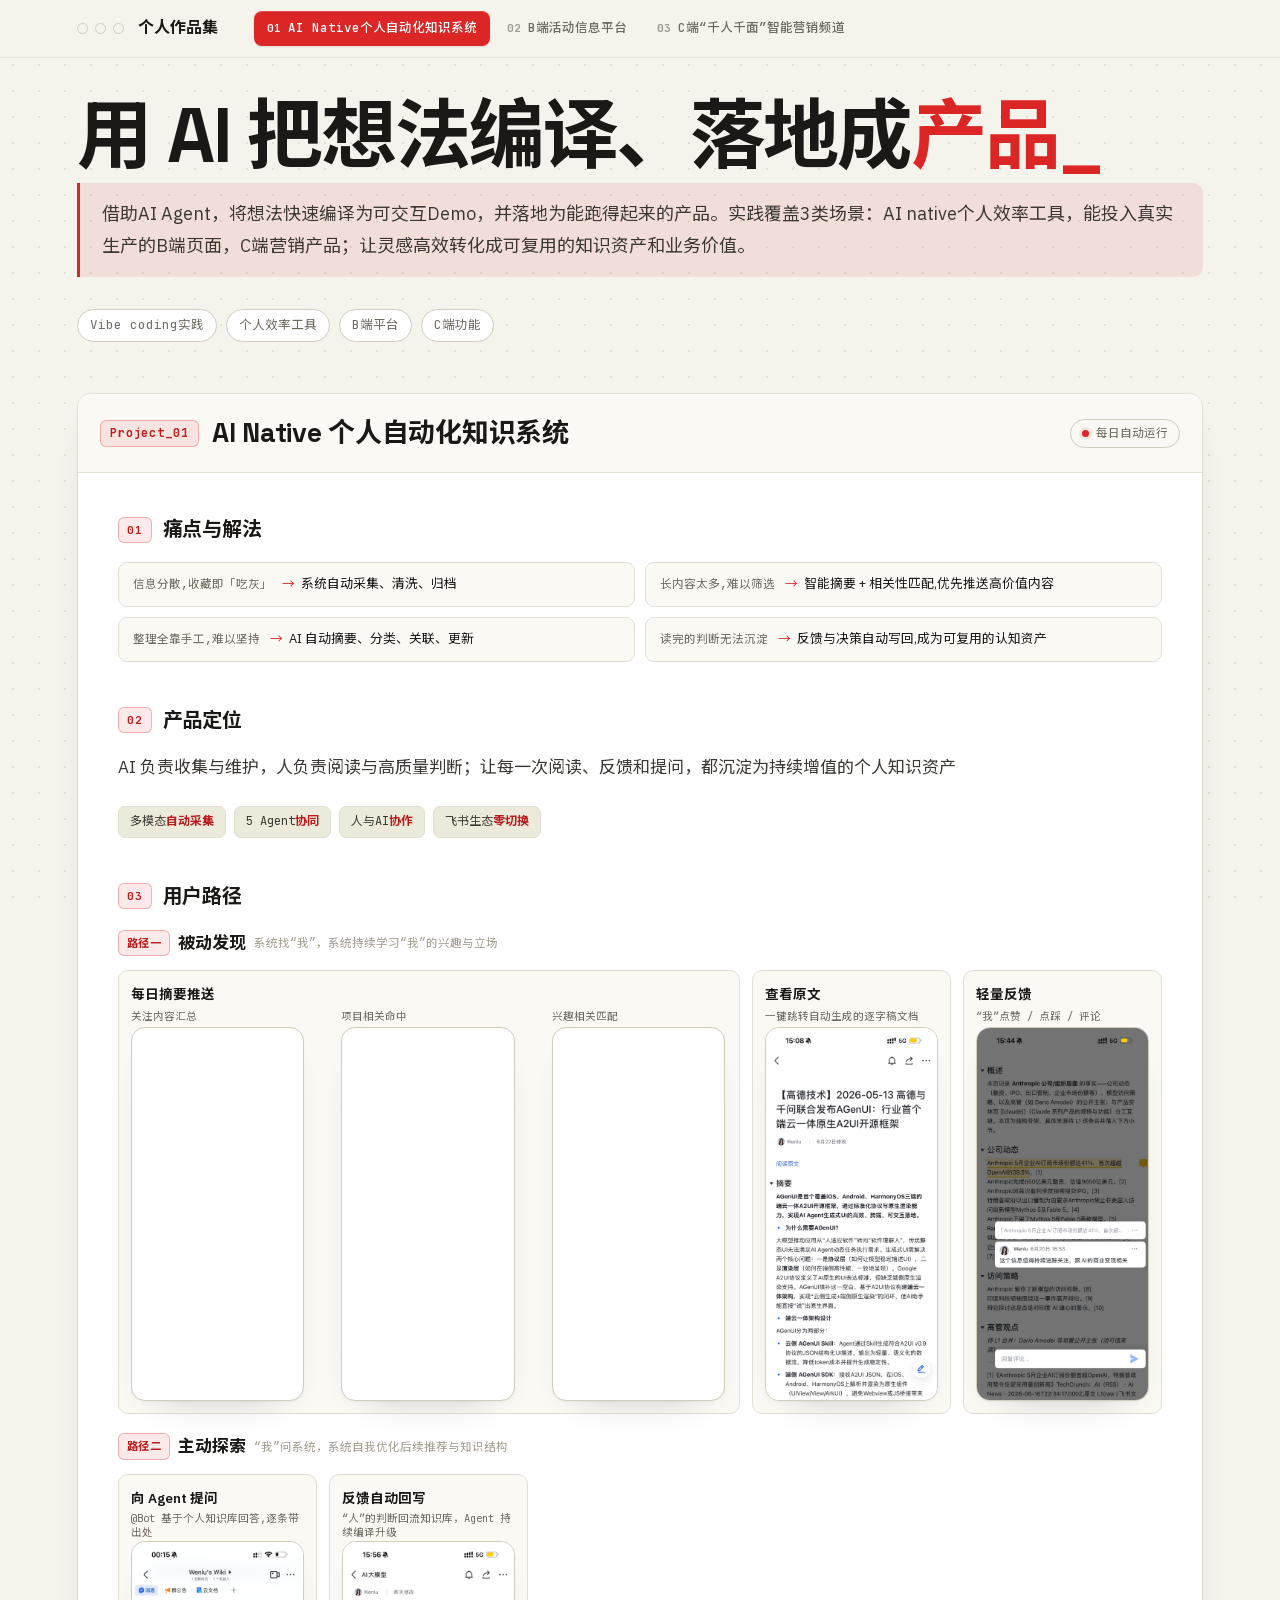
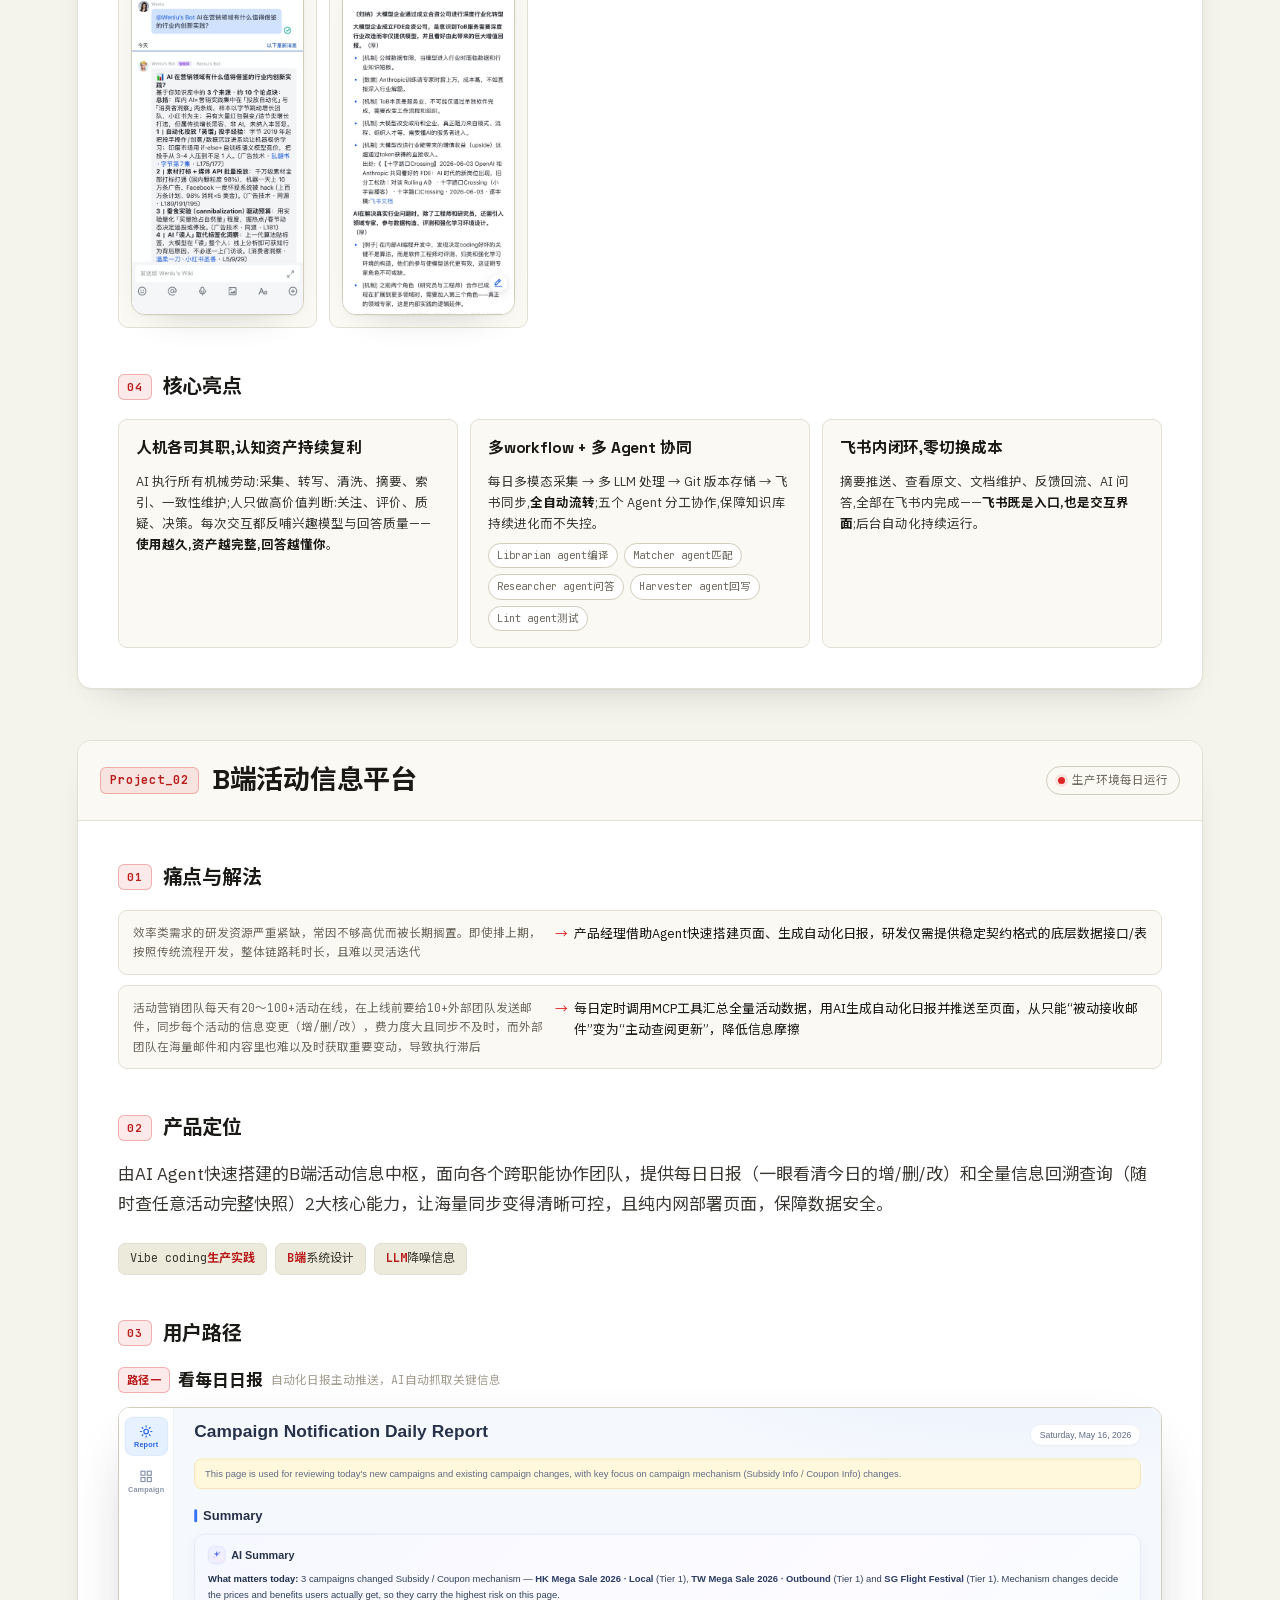
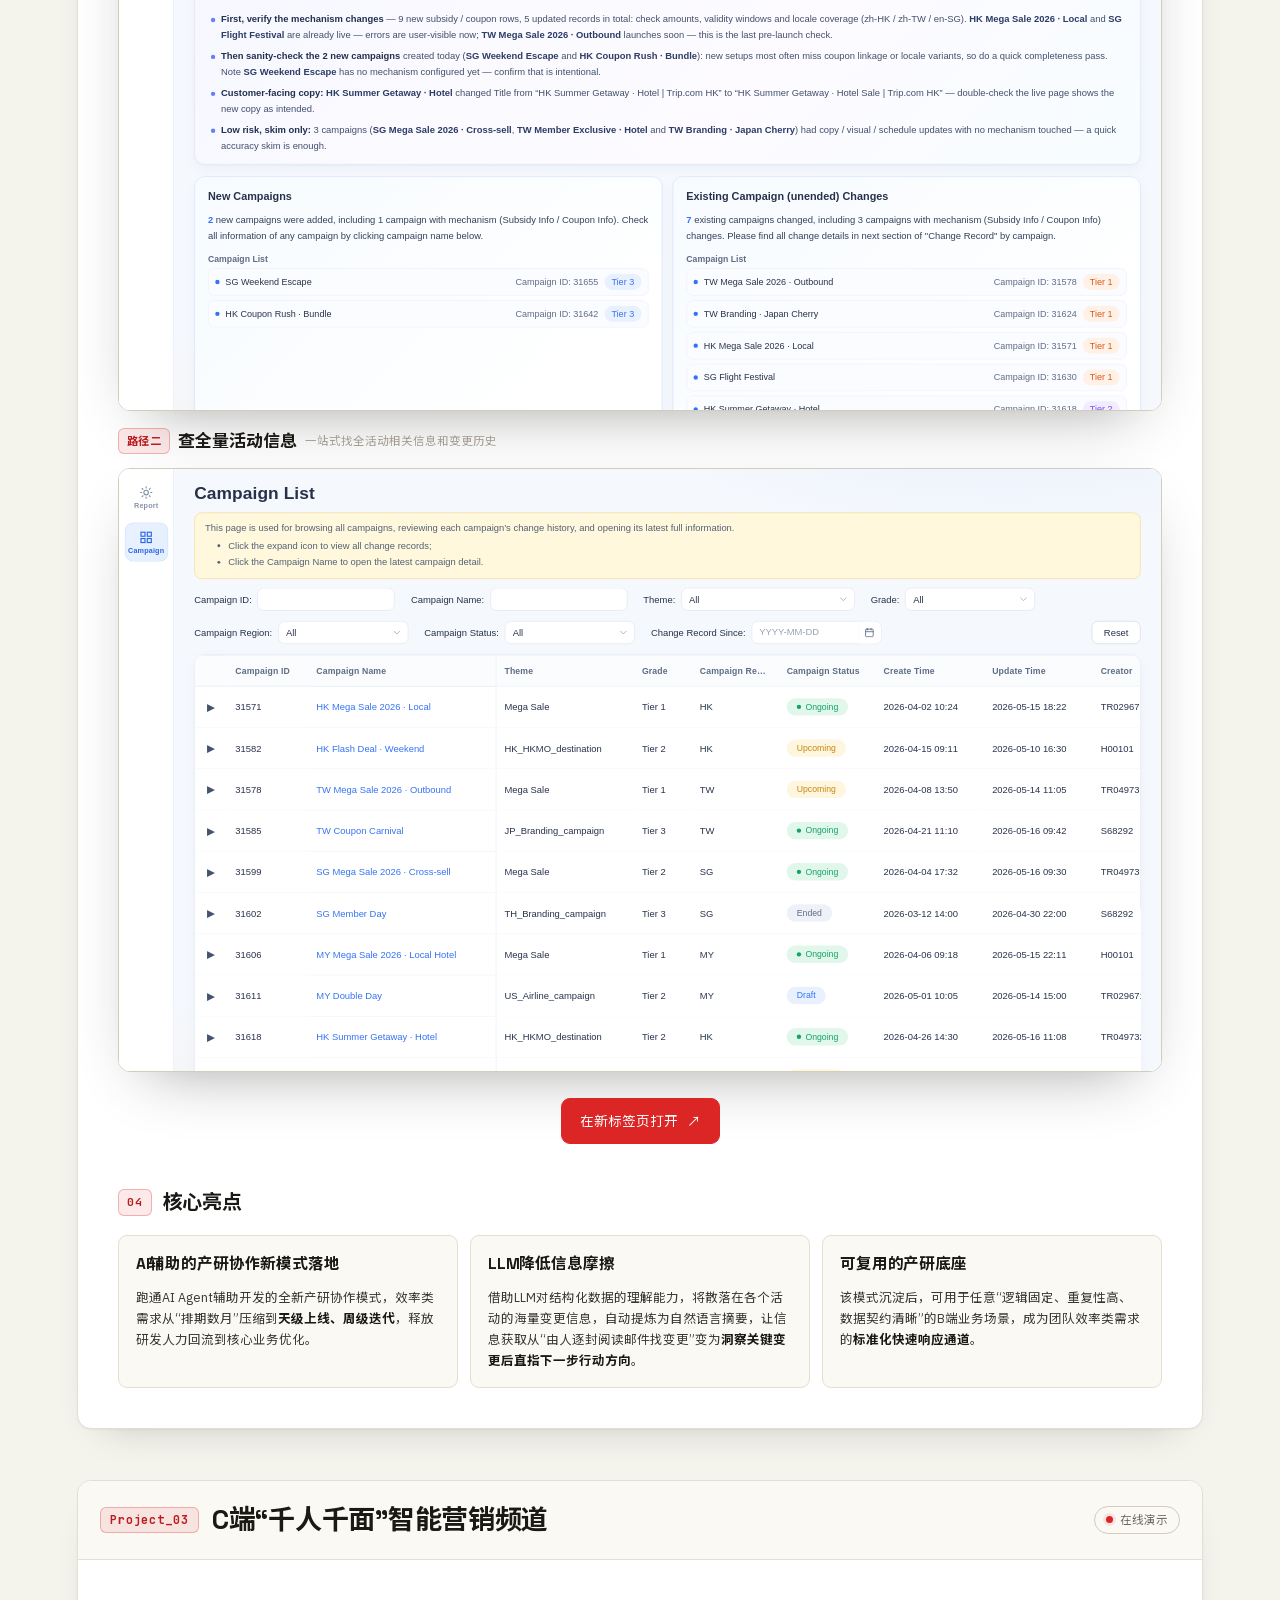
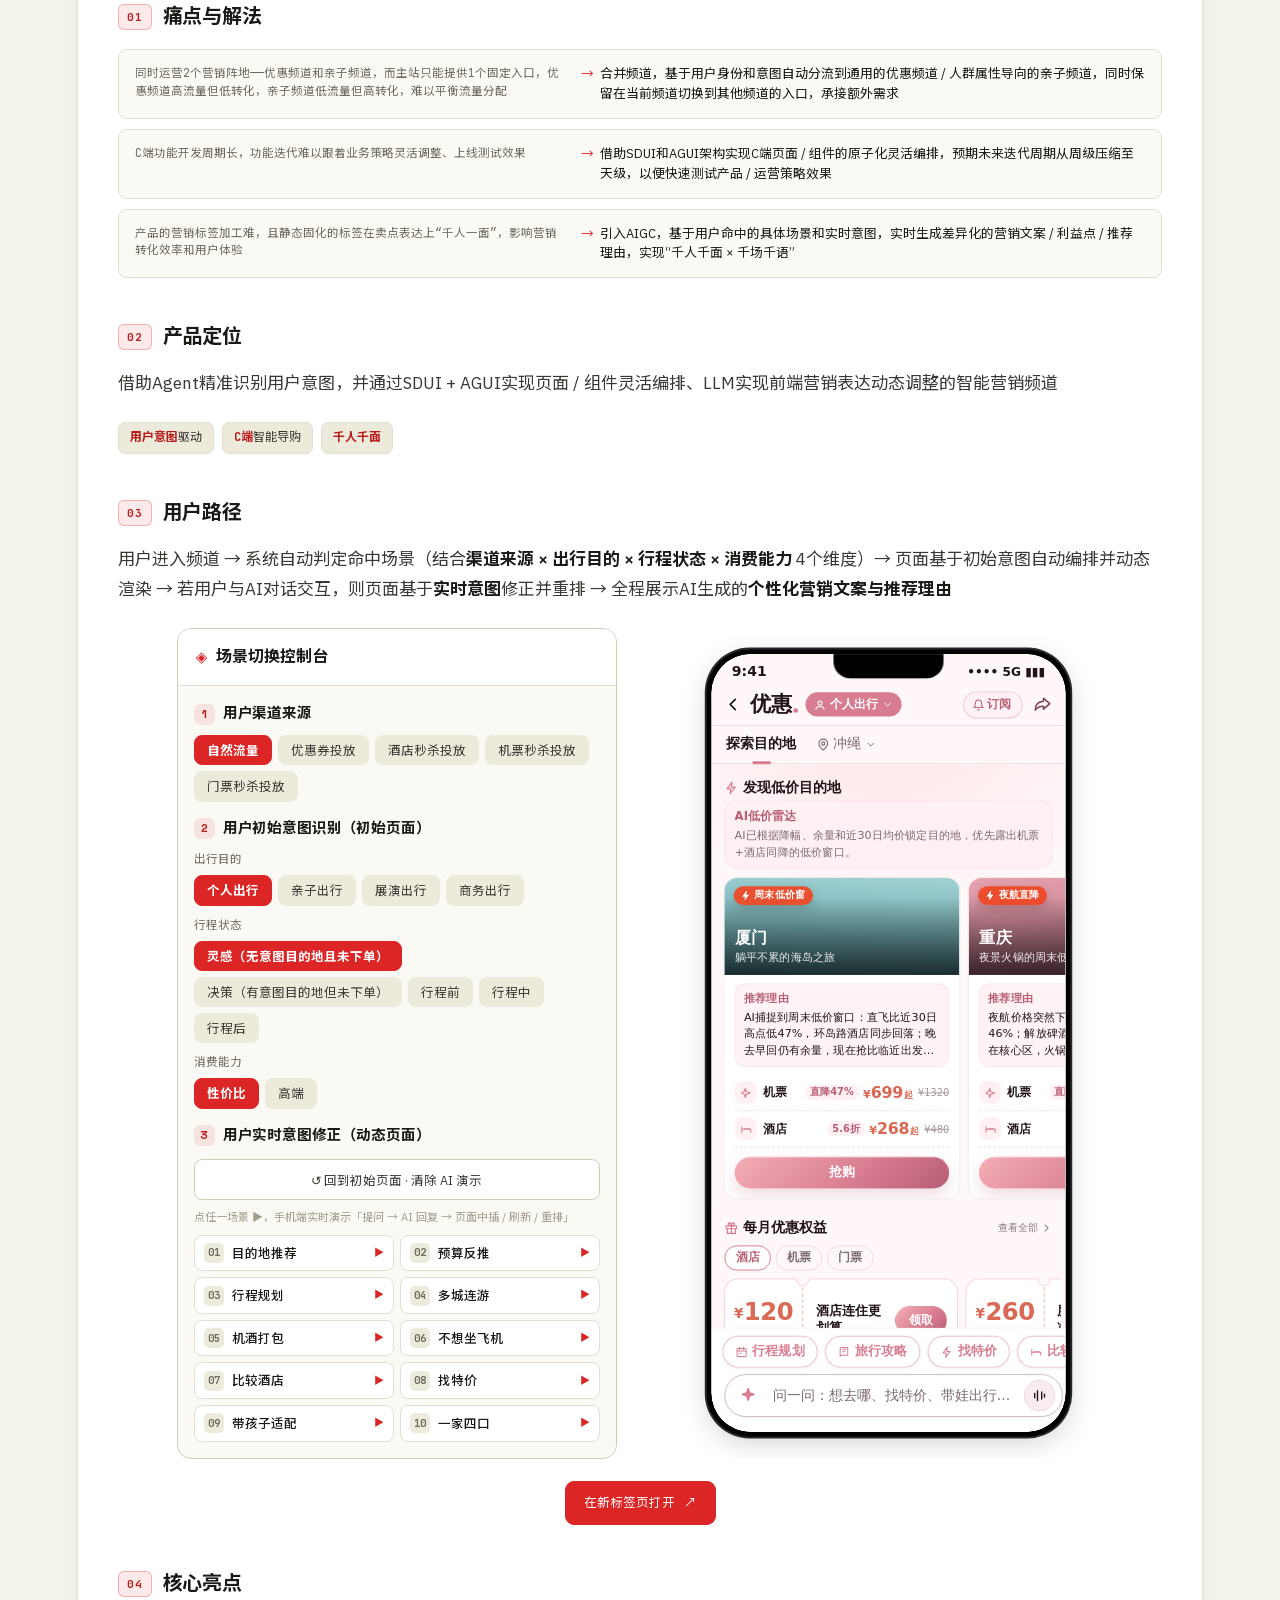
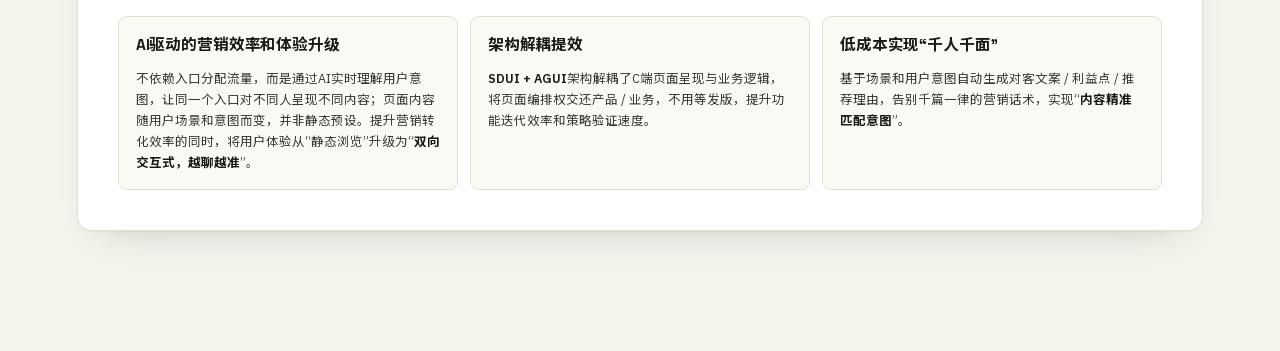
<file: index.html>
<!DOCTYPE html>

<html data-density="compact" data-headline="grotesk" data-theme="light" lang="zh-CN"><head>
<meta charset="utf-8"/>
<meta content="width=device-width, initial-scale=1.0" name="viewport"/>
<script>(function(){var mobile=window.matchMedia&&window.matchMedia('(max-width:700px)').matches;var touch=navigator.maxTouchPoints>0&&window.matchMedia&&window.matchMedia('(hover:none) and (pointer:coarse)').matches;if(mobile&&touch){location.replace(new URL('https://l9ogud78kn.aiforce.cloud/app/app_17avwuhhwr7/',location.href).href)}})();</script>
<title>个人作品集 · Vibe Coding Works</title>
<link href="data:," rel="icon"/>
<script>if(window.matchMedia&&window.matchMedia('(max-width:700px)').matches){document.documentElement.classList.add('mobile-fast-fonts');window.addEventListener('load',function(){setTimeout(function(){document.documentElement.classList.remove('mobile-fast-fonts')},12000)},{once:true})}</script>
<style>@media(max-width:700px){html.mobile-fast-fonts{--font-display:system-ui,sans-serif!important;--font-body:system-ui,sans-serif!important;--font-mono:ui-monospace,monospace!important}}</style>
<style>/* cyrillic-ext */

/* cyrillic */

/* greek */

/* vietnamese */

/* latin-ext */

/* latin */
@font-face {
  font-family: 'IBM Plex Sans';
  font-style: normal;
  font-weight: 400;
  font-stretch: 100%;
  font-display: swap;
  src: url("assets/fonts/7b589be7-b99a-42a4-b0b7-d8a7244c129e.woff2") format('woff2');
  unicode-range: U+0000-00FF, U+0131, U+0152-0153, U+02BB-02BC, U+02C6, U+02DA, U+02DC, U+0304, U+0308, U+0329, U+2000-206F, U+20AC, U+2122, U+2191, U+2193, U+2212, U+2215, U+FEFF, U+FFFD;
}
/* cyrillic-ext */

/* cyrillic */

/* greek */

/* vietnamese */

/* latin-ext */

/* latin */
@font-face {
  font-family: 'IBM Plex Sans';
  font-style: normal;
  font-weight: 500;
  font-stretch: 100%;
  font-display: swap;
  src: url("assets/fonts/7b589be7-b99a-42a4-b0b7-d8a7244c129e.woff2") format('woff2');
  unicode-range: U+0000-00FF, U+0131, U+0152-0153, U+02BB-02BC, U+02C6, U+02DA, U+02DC, U+0304, U+0308, U+0329, U+2000-206F, U+20AC, U+2122, U+2191, U+2193, U+2212, U+2215, U+FEFF, U+FFFD;
}
/* cyrillic-ext */

/* cyrillic */

/* greek */

/* vietnamese */

/* latin-ext */

/* latin */
@font-face {
  font-family: 'IBM Plex Sans';
  font-style: normal;
  font-weight: 600;
  font-stretch: 100%;
  font-display: swap;
  src: url("assets/fonts/7b589be7-b99a-42a4-b0b7-d8a7244c129e.woff2") format('woff2');
  unicode-range: U+0000-00FF, U+0131, U+0152-0153, U+02BB-02BC, U+02C6, U+02DA, U+02DC, U+0304, U+0308, U+0329, U+2000-206F, U+20AC, U+2122, U+2191, U+2193, U+2212, U+2215, U+FEFF, U+FFFD;
}
/* cyrillic-ext */

/* cyrillic */

/* greek */

/* vietnamese */

/* latin-ext */

/* latin */
@font-face {
  font-family: 'JetBrains Mono';
  font-style: normal;
  font-weight: 400;
  font-display: swap;
  src: url("assets/fonts/99ac640c-17b2-4880-8013-2561e0c1a12c.woff2") format('woff2');
  unicode-range: U+0000-00FF, U+0131, U+0152-0153, U+02BB-02BC, U+02C6, U+02DA, U+02DC, U+0304, U+0308, U+0329, U+2000-206F, U+20AC, U+2122, U+2191, U+2193, U+2212, U+2215, U+FEFF, U+FFFD;
}
/* cyrillic-ext */

/* cyrillic */

/* greek */

/* vietnamese */

/* latin-ext */

/* latin */
@font-face {
  font-family: 'JetBrains Mono';
  font-style: normal;
  font-weight: 500;
  font-display: swap;
  src: url("assets/fonts/99ac640c-17b2-4880-8013-2561e0c1a12c.woff2") format('woff2');
  unicode-range: U+0000-00FF, U+0131, U+0152-0153, U+02BB-02BC, U+02C6, U+02DA, U+02DC, U+0304, U+0308, U+0329, U+2000-206F, U+20AC, U+2122, U+2191, U+2193, U+2212, U+2215, U+FEFF, U+FFFD;
}
/* cyrillic-ext */

/* cyrillic */

/* greek */

/* vietnamese */

/* latin-ext */

/* latin */
@font-face {
  font-family: 'JetBrains Mono';
  font-style: normal;
  font-weight: 700;
  font-display: swap;
  src: url("assets/fonts/99ac640c-17b2-4880-8013-2561e0c1a12c.woff2") format('woff2');
  unicode-range: U+0000-00FF, U+0131, U+0152-0153, U+02BB-02BC, U+02C6, U+02DA, U+02DC, U+0304, U+0308, U+0329, U+2000-206F, U+20AC, U+2122, U+2191, U+2193, U+2212, U+2215, U+FEFF, U+FFFD;
}

























@font-face {
  font-family: 'Noto Sans SC';
  font-style: normal;
  font-weight: 400;
  font-display: swap;
  src: url("assets/fonts/9172dfcb-233a-4698-91b2-56e5ed7b06ae.woff2") format('woff2');
  unicode-range: U+8016, U+8018-8019, U+801c, U+801e, U+8026-802a, U+8031, U+8034-8035, U+8037, U+8043, U+804b, U+804d, U+8052, U+8056, U+8059, U+805e, U+8061, U+8068-8069, U+806e-8074, U+8076-8078, U+807c-8080, U+8082, U+8084-8085, U+8088, U+808f, U+8093, U+809c, U+809f, U+80ab, U+80ad-80ae, U+80b1, U+80b6-80b8, U+80bc-80bd, U+80c2, U+80c4, U+80ca, U+80cd, U+80d1, U+80d4, U+80d7, U+80d9-80db, U+80dd, U+80e0, U+80e4-80e5, U+80e7-80ed, U+80ef-80f1, U+80f3-80f4, U+80fc, U+8101, U+8104-8105, U+8107-8108, U+810c-810e, U+8112-8115, U+8117-8119, U+811b-811f, U+8121-8130, U+8132-8134, U+8137, U+8139, U+813f-8140, U+8142, U+8146, U+8148, U+814d-814e, U+8151, U+8153, U+8158-815a, U+815e, U+8160;
}












































@font-face {
  font-family: 'Noto Sans SC';
  font-style: normal;
  font-weight: 400;
  font-display: swap;
  src: url("assets/fonts/12534ddf-a54d-4c78-a24d-b9a9403456b5.woff2") format('woff2');
  unicode-range: U+2550-2551, U+2554, U+2557, U+255a-255b, U+255d, U+255f-2560, U+2562-2563, U+2565-2567, U+2569-256a, U+256c-2572, U+2579, U+2580-2595, U+25a1, U+25a3, U+25a9-25ad, U+25b0, U+25b3-25bb, U+25bd-25c2, U+25c4, U+25c8-25cb, U+25cd, U+25d0-25d1, U+25d4-25d5, U+25d8, U+25dc-25e6, U+25ea-25eb, U+25ef, U+25fe, U+2600-2604, U+2609, U+260e-260f, U+2611, U+2614-2615, U+2618, U+261a-2620, U+2622-2623, U+262a, U+262d-2630, U+2639-2640, U+2642, U+2648-2650;
}
@font-face {
  font-family: 'Noto Sans SC';
  font-style: normal;
  font-weight: 400;
  font-display: swap;
  src: url("assets/fonts/c3d3b836-62b5-4488-8862-e632d9c3a827.woff2") format('woff2');
  unicode-range: U+23f0, U+23f3, U+2445, U+2449, U+2465-2471, U+2474-249b, U+24b8, U+24c2, U+24c7, U+24c9, U+24d0, U+24d2, U+24d4, U+24d8, U+24dd-24de, U+24e3, U+24e6, U+24e8, U+2500-2509, U+250b-2526, U+2528-2534, U+2536-2537, U+253b-2548, U+254a-254b;
}
@font-face {
  font-family: 'Noto Sans SC';
  font-style: normal;
  font-weight: 400;
  font-display: swap;
  src: url("assets/fonts/ce91ec27-a6ab-431d-9627-43a55798b907.woff2") format('woff2');
  unicode-range: U+207c-2083, U+208c-208e, U+2092, U+20a6, U+20a8-20ad, U+20af, U+20b1, U+20b4-20b5, U+20b8-20ba, U+20bd, U+20db, U+20dd, U+20e0, U+20e3, U+2105, U+2109, U+2113, U+2116-2117, U+2120-2121, U+2126, U+212b, U+2133, U+2139, U+2194, U+2196-2199, U+21a0, U+21a9-21aa, U+21af, U+21b3, U+21b5, U+21ba-21bb, U+21c4, U+21ca, U+21cc, U+21d0-21d4, U+21e1, U+21e6-21e9, U+2200, U+2202, U+2205-2208, U+220f, U+2211-2212, U+2215, U+2217-2219, U+221d-2220, U+2223, U+2225, U+2227-222b, U+222e, U+2234-2237, U+223c-223d, U+2248, U+224c, U+2252, U+2256, U+2260-2261, U+2266-2267, U+226a-226b, U+226e-226f, U+2282-2283, U+2295, U+2297, U+2299, U+22a5, U+22b0-22b1, U+22b9, U+22bf, U+22c5-22c6, U+22ef, U+2304, U+2307, U+230b, U+2312-2314, U+2318, U+231a-231b, U+2323, U+239b, U+239d-239e, U+23a0, U+23e9;
}





@font-face {
  font-family: 'Noto Sans SC';
  font-style: normal;
  font-weight: 400;
  font-display: swap;
  src: url("assets/fonts/9fb31ded-a653-4fee-a7e3-98c83d40b876.woff2") format('woff2');
  unicode-range: U+161, U+926, U+928, U+939, U+93f-940, U+94d, U+e17, U+e22, U+e44, U+25c7, U+25ce, U+2764, U+3009, U+3016-3017, U+4e4d, U+4e53, U+4f5a, U+4f70, U+4fae, U+4fd8, U+4ffa, U+5011, U+501a, U+51c4, U+5225, U+547b, U+5495, U+54e8, U+54ee, U+5594, U+55d3, U+55dc, U+55fd, U+560e, U+565c, U+5662, U+5669, U+566c, U+56bc, U+5742, U+5824, U+5834, U+598a, U+5992, U+59a9, U+5a04, U+5ac9, U+5b75, U+5b7d, U+5bc5, U+5c49, U+5c90, U+5e1c, U+5e27, U+5e2b, U+5e37, U+5e90, U+618b, U+61f5, U+620a, U+620c, U+6273, U+62c7, U+62f7, U+6320, U+6342, U+6401-6402, U+6413, U+6512, U+655b, U+65a7, U+65f1, U+65f7, U+665f, U+6687, U+66a7, U+673d, U+67b8, U+6854, U+68d8, U+68fa, U+696d, U+6a02, U+6a0a, U+6a80, U+6b7c, U+6bd9, U+6c2e, U+6c76, U+6cf8, U+6d4a, U+6d85, U+6e24, U+6e32, U+6ec7, U+6f88, U+700f, U+701a, U+7078, U+707c, U+70ac, U+70c1, U+72e9, U+7409, U+7422, U+745a, U+7480, U+74a8, U+752b, U+7574, U+7656, U+7699, U+7737, U+785d, U+78be, U+79b9, U+7a3d, U+7a91, U+7a9f, U+7ae3, U+7b77, U+7c3f, U+7d1a, U+7d50, U+7d93, U+8042, U+808b, U+8236, U+82b8-82b9, U+82ef, U+8309, U+836b, U+83ef, U+8431, U+85c9, U+865e, U+868c, U+8759, U+8760, U+8845, U+89ba, U+8a2a, U+8aaa, U+8c41, U+8d2c, U+8d4e, U+8e66, U+8e6d, U+8eaf, U+902e, U+914b, U+916e, U+919b, U+949b, U+94a0, U+94b0, U+9541-9542, U+9556, U+95eb, U+95f5, U+964b, U+968b, U+96cc-96cd, U+96cf, U+9713, U+9890, U+98a8, U+9985, U+9992, U+9a6d, U+9a81, U+9a86, U+9ab8, U+9ca4, U+e606-e607, U+e60a, U+e60c, U+e60e, U+fe0f, U+ff02, U+ff1e;
}
@font-face {
  font-family: 'Noto Sans SC';
  font-style: normal;
  font-weight: 400;
  font-display: swap;
  src: url("assets/fonts/148e08a7-d328-48ac-8dda-2552f1b2c207.woff2") format('woff2');
  unicode-range: U+10c, U+627-629, U+639, U+644, U+64a, U+203b, U+2265, U+2463, U+2573, U+25b2, U+3448-3449, U+4e1e, U+4e5e, U+4f3a, U+4f5f, U+4fea, U+5026, U+508d, U+516e, U+5189, U+5254, U+5288, U+52d8, U+52fa, U+5306, U+5308, U+5364, U+5384, U+53ed, U+543c, U+5450, U+5455, U+5466, U+54c4, U+5578, U+55a7, U+561f, U+5631, U+572d, U+575f, U+57ae, U+57e0, U+5830, U+594e, U+5984, U+5993, U+5bdd, U+5c0d, U+5c7f, U+5c82, U+5e62, U+5ed3, U+5f08, U+607a, U+60bc, U+625b, U+6292, U+62e2, U+6363, U+6467, U+6714, U+675e, U+6771, U+67a2, U+67ff, U+6805, U+68a7, U+68e0, U+6930, U+6986, U+69a8, U+69df, U+6a44, U+6a5f, U+6c13, U+6c1f, U+6c22, U+6c2f, U+6c40, U+6c81, U+6c9b, U+6ca5, U+6da4, U+6df3, U+6e85, U+6eba, U+6ed5, U+6f13, U+6f33, U+6f62, U+715e, U+72c4, U+73d1, U+7405, U+7487, U+7578, U+75a4, U+75eb, U+7693, U+7738, U+7741, U+776b, U+7792, U+77a7, U+77a9, U+77b3, U+788c, U+7984, U+79a7, U+79e4, U+7a1a, U+7a57, U+7aa6, U+7b0b, U+7b5d, U+7c27, U+7c7d, U+7caa, U+7cd9, U+7cef, U+7eda, U+7ede, U+7f24, U+803f, U+8046, U+80fa, U+81fb, U+8207, U+8258, U+8335, U+8339, U+8354, U+840e, U+85b0, U+85fb, U+8695, U+86aa, U+8717, U+8749, U+874c, U+8996, U+89bd, U+89c5, U+8bdb, U+8bf5, U+8c5a, U+8cec, U+8d3f, U+8d9f, U+8e44, U+8fed, U+9005, U+9019, U+9082, U+90af, U+90dd, U+90e1, U+90f8, U+916f, U+9176, U+949e, U+94a7, U+94c2, U+9525, U+9580, U+95dc, U+96e2, U+96fb, U+9704, U+9a7c, U+9a7f, U+9b41, U+9ca8, U+9cc4, U+9cde, U+9e92, U+9ede, U+9f9a, U+e60b, U+e610, U+ff10, U+ff13, U+ff3b, U+ff3d, U+f012b;
}
@font-face {
  font-family: 'Noto Sans SC';
  font-style: normal;
  font-weight: 400;
  font-display: swap;
  src: url("assets/fonts/edb8a699-40c6-4a5a-bf0d-a707c0cfe984.woff2") format('woff2');
  unicode-range: U+60, U+631, U+2606, U+3014-3015, U+309c, U+33a1, U+4e52, U+4ec6, U+4f86, U+4f8d, U+4fde, U+4fef, U+500b, U+502a, U+515c, U+518a, U+51a5, U+51f3, U+5243, U+52c9, U+52d5, U+53a2, U+53ee, U+54ce, U+54fa, U+54fc, U+5580, U+5587, U+563f, U+56da, U+5792, U+5815, U+5960, U+59d7, U+5b78, U+5b9b, U+5be1, U+5c4e, U+5c51, U+5c6f, U+5c9a, U+5cfb, U+5d16, U+5ed6, U+5f27, U+5f6a, U+609a, U+60df, U+6168, U+61c8, U+6236, U+62f1, U+62fd, U+631a, U+6328, U+632b, U+6346, U+638f, U+63a0, U+63c9, U+655e, U+6590, U+6615, U+6627, U+66ae, U+66e6, U+66f0, U+67da, U+67ec, U+6813, U+6816, U+6869, U+6893, U+68ad, U+68f5, U+6977, U+6984, U+69db, U+6b72, U+6bb7, U+6ce3, U+6cfb, U+6d47, U+6da1, U+6dc4, U+6e43, U+6eaf, U+6eff, U+6f8e, U+7011, U+7063, U+7076, U+7096, U+70ba, U+70db, U+70ef, U+7119-711a, U+7172, U+718f, U+7194, U+727a, U+72d9, U+72ed, U+7325, U+73ae, U+73ba, U+73c0, U+73fe, U+7410, U+7426, U+7455, U+7554, U+7576, U+75ae, U+75b9, U+762b, U+766b, U+7682, U+7750, U+7779, U+7784, U+77eb, U+77ee, U+78f7, U+79e9, U+7a79, U+7b1b, U+7b28, U+7bf7, U+7db2, U+7ec5, U+7eee, U+7f14, U+7f1a, U+7fe1, U+8087, U+809b, U+81b3, U+8231, U+830e, U+835f, U+83e9, U+849c, U+851a, U+868a, U+8718, U+874e, U+8822, U+8910, U+8944, U+8a3b, U+8bb6, U+8bbc, U+8e72, U+8f9c, U+900d, U+904b, U+904e, U+9063, U+90a2, U+90b9, U+9119, U+94f2, U+952f, U+9576-9577, U+9593, U+95f8, U+961c, U+969b, U+96a7, U+96c1, U+9716, U+9761, U+97ad, U+97e7, U+98a4, U+997a, U+9a73, U+9b44, U+9e3d, U+9ecf, U+9ed4, U+ff11-ff12, U+fffd;
}
@font-face {
  font-family: 'Noto Sans SC';
  font-style: normal;
  font-weight: 400;
  font-display: swap;
  src: url("assets/fonts/d15bb5f2-d8a7-4ef9-af21-6b952f9fea83.woff2") format('woff2');
  unicode-range: U+2003, U+2193, U+2462, U+4e19, U+4e2b, U+4e36, U+4ea8, U+4ed1, U+4ed7, U+4f51, U+4f63, U+4f83, U+50e7, U+5112, U+5167, U+51a4, U+51b6, U+5239, U+5265, U+532a, U+5351, U+537f, U+5401, U+548f, U+5492, U+54af, U+54b3, U+54bd, U+54d1, U+54df, U+554f, U+5564, U+5598, U+5632, U+56a3, U+56e7, U+574e, U+575d-575e, U+57d4, U+584c, U+58e4, U+5937, U+5955, U+5a05, U+5a1f, U+5a49, U+5ac2, U+5c39, U+5c61, U+5d0e, U+5de9, U+5e9a, U+5eb8, U+5f0a, U+5f13, U+5f6c, U+5f8c, U+603c, U+608d, U+611b, U+6127, U+62a0, U+62d0, U+634f, U+635e, U+63fd, U+6577, U+658b, U+65bc, U+660a, U+6643, U+6656, U+6703, U+6760, U+67af, U+67c4, U+67e0, U+6817, U+68cd, U+690e, U+6960, U+69b4, U+6a71, U+6aac, U+6b67, U+6bb4, U+6c55, U+6c70, U+6c82, U+6ca6, U+6cb8, U+6cbe, U+6ede, U+6ee5, U+6f4d, U+6f84, U+6f9c, U+7115, U+7121, U+722a, U+7261, U+7272, U+7280, U+72f8, U+7504, U+754f, U+75d8, U+767c, U+76ef, U+778e, U+77bb, U+77f6, U+786b, U+78b1, U+7948, U+7985, U+79be, U+7a83, U+7a8d, U+7eac, U+7eef, U+7ef8, U+7efd, U+7f00, U+803d, U+8086, U+810a, U+8165, U+819d, U+81a8, U+8214, U+829c, U+831c, U+832b, U+8367, U+83e0, U+83f1, U+8403, U+846b, U+8475, U+84b2, U+8513, U+8574, U+85af, U+86d9, U+86db, U+8acb, U+8bbd, U+8be0-8be1, U+8c0e, U+8d29, U+8d50, U+8d63, U+8f7f, U+9032, U+9042, U+90b1, U+90b5, U+9165, U+9175, U+94a6, U+94c5, U+950c, U+9610, U+9631, U+9699, U+973e, U+978d, U+97ec, U+97f6, U+984c, U+987d, U+9882, U+9965, U+996a, U+9972, U+9a8f, U+9ad3, U+9ae6, U+9cb8, U+9edb, U+e600, U+e60f, U+e611, U+ff05, U+ff0b;
}
@font-face {
  font-family: 'Noto Sans SC';
  font-style: normal;
  font-weight: 400;
  font-display: swap;
  src: url("assets/fonts/3981f590-1ef5-458c-bf04-66a5d923dd08.woff2") format('woff2');
  unicode-range: U+5e, U+2190, U+250a, U+25bc, U+25cf, U+4e56, U+4ea9, U+4f3d, U+4f6c, U+4f88, U+4fa8, U+4fcf, U+5029, U+5188, U+51f9, U+5203, U+524a, U+5256, U+529d, U+5375, U+53db, U+541f, U+5435, U+5457, U+548b, U+54c7, U+54d4, U+54e9, U+556a, U+5589, U+55bb, U+55e8, U+55ef, U+563b, U+566a, U+576a, U+58f9, U+598d, U+599e, U+59a8, U+5a9b, U+5ae3, U+5bb0, U+5bde, U+5c4c, U+5c60, U+5d1b, U+5deb, U+5df7, U+5e18, U+5f26, U+5f64, U+601c, U+6084, U+60e9, U+614c, U+6208, U+621a, U+6233, U+6254, U+62d8, U+62e6, U+62ef, U+6323, U+632a, U+633d, U+6361, U+6405, U+640f, U+6614, U+6642, U+6657, U+67a3, U+6808, U+683d, U+6850, U+6897, U+68b3, U+68b5, U+68d5, U+6a58, U+6b47, U+6b6a, U+6c28, U+6c90, U+6ca7, U+6cf5, U+6d51, U+6da9, U+6dc7, U+6dd1, U+6e0a, U+6e5b, U+6e9c, U+6f47, U+6f6d, U+70ad, U+70f9, U+710a, U+7130, U+71ac, U+745f, U+7476, U+7490, U+7529, U+7538, U+75d2, U+7696, U+76b1, U+76fc, U+777f, U+77dc, U+789f, U+795b, U+79bd, U+79c9, U+7a3b, U+7a46, U+7aa5, U+7ad6, U+7ca5, U+7cb9, U+7cdf, U+7d6e, U+7f06, U+7f38, U+7fa1, U+7fc1, U+8015, U+803b, U+80a2, U+80aa, U+8116, U+813e, U+82bd, U+8305, U+8328, U+8346, U+846c, U+8549, U+859b, U+8611, U+8680, U+87f9, U+884d, U+8877, U+888d, U+88d4, U+898b, U+8a79, U+8a93, U+8c05, U+8c0d, U+8c26, U+8d1e, U+8d31, U+8d81, U+8e22, U+8e81, U+8f90, U+8f96, U+90ca, U+916c, U+917f, U+9187, U+918b, U+9499, U+94a9, U+9524, U+9540, U+958b, U+9600, U+9640, U+96b6, U+96c7, U+96ef, U+98d9, U+9976, U+997f, U+9a74, U+9a84, U+9c8d, U+9e26, U+9e9f, U+ad6d, U+c5b4, U+d55c, U+ff0f;
}
@font-face {
  font-family: 'Noto Sans SC';
  font-style: normal;
  font-weight: 400;
  font-display: swap;
  src: url("assets/fonts/6bd364de-499e-428b-80d1-b8d6fdd5d89a.woff2") format('woff2');
  unicode-range: U+b0, U+2191, U+2460-2461, U+25c6, U+300e-300f, U+4e1b, U+4e7e, U+4ed5, U+4ef2, U+4f10, U+4f1e, U+4f50, U+4fa6, U+4faf, U+5021, U+50f5, U+5179, U+5180, U+51d1, U+522e, U+52a3, U+52c3, U+52cb, U+5300, U+5319, U+5320, U+5349, U+5395, U+53d9, U+541e, U+5428, U+543e, U+54b1, U+54c0, U+54d2, U+570b, U+5858, U+58f6, U+5974, U+59a5, U+59e8, U+59ec, U+5a36, U+5a9a, U+5ab3, U+5b99, U+5baa, U+5ce1, U+5d14, U+5d4c, U+5dc5, U+5de2, U+5e99, U+5e9e, U+5f18, U+5f66, U+5f70, U+6070, U+60d5, U+60e7, U+6101, U+611a, U+61be, U+6241, U+6252, U+626f, U+6296, U+62bc, U+62cc, U+6380, U+63a9, U+644a, U+6454, U+64a9, U+64b8, U+6500, U+6572, U+65a5, U+65a9, U+65ec, U+660f, U+6749, U+6795, U+67ab, U+68da, U+6912, U+6bbf, U+6bef, U+6cab, U+6cca, U+6ccc, U+6cfc, U+6d3d, U+6d78, U+6dee, U+6e17, U+6e34, U+6e83, U+6ea2, U+6eb6, U+6f20, U+6fa1, U+707f, U+70d8, U+70eb, U+714c, U+714e, U+7235, U+7239, U+73ca, U+743c, U+745c, U+7624, U+763e, U+76f2, U+77db, U+77e9, U+780d, U+7838, U+7845, U+78ca, U+796d, U+7a84, U+7aed, U+7b3c, U+7eb2, U+7f05, U+7f20, U+7f34, U+7f62, U+7fc5, U+7fd8, U+7ff0, U+800d, U+8036, U+80ba, U+80be, U+80c0-80c1, U+8155, U+817a, U+8180, U+81e3, U+8206, U+8247, U+8270, U+8299, U+82ad, U+8304, U+8393, U+83b9, U+840d, U+8427, U+8469, U+8471, U+84c4, U+84ec, U+853d, U+8681-8682, U+8721, U+8854, U+88d5, U+88f9, U+8bc0, U+8c0a, U+8c29, U+8c2d, U+8d41, U+8dea, U+8eb2, U+8f9f, U+903b, U+903e, U+9102, U+9493, U+94a5, U+94f8, U+95f7, U+9706, U+9709, U+9774, U+98a0, U+9e64, U+9f9f, U+e603;
}
@font-face {
  font-family: 'Noto Sans SC';
  font-style: normal;
  font-weight: 400;
  font-display: swap;
  src: url("assets/fonts/b4e5bf9a-4195-41fb-956f-75623bd469ec.woff2") format('woff2');
  unicode-range: U+200b, U+2103, U+4e18, U+4e27-4e28, U+4e38, U+4e59, U+4e8f, U+4ead, U+4ec7, U+4fe9, U+503a, U+5085, U+5146, U+51af, U+51f8, U+52ab, U+5339, U+535c, U+5378, U+538c, U+5398, U+53f9, U+5415, U+5475, U+54aa, U+54ac, U+54b8, U+5582, U+5760, U+5764, U+57cb, U+5835, U+5885, U+5951, U+5983, U+59da, U+5a77, U+5b5d, U+5b5f, U+5bb5, U+5bc2, U+5be8, U+5bfa, U+5c2c, U+5c34, U+5c41, U+5c48, U+5c65, U+5cad, U+5e06, U+5e42, U+5ef7, U+5f17, U+5f25, U+5f6d, U+5f79, U+6028, U+6064, U+6068, U+606d, U+607c, U+6094, U+6109, U+6124, U+6247, U+626d, U+6291, U+629a, U+62ac, U+62b9, U+62fe, U+6324, U+6349, U+6367, U+6398, U+6495, U+64a4, U+64b0, U+64bc, U+64ce, U+658c, U+65ed, U+6602, U+6674, U+6691, U+66a8, U+674f, U+679a, U+67ef, U+67f4, U+680b, U+6876, U+68a8, U+6a59, U+6a61, U+6b20, U+6bc5, U+6d12, U+6d46, U+6d8c, U+6dc0, U+6e14, U+6e23, U+6f06, U+7164, U+716e, U+7199, U+71e5, U+72ac, U+742a, U+755c, U+75ab, U+75b2, U+75f4, U+7897, U+78b3, U+78c5, U+7978, U+79fd, U+7a74, U+7b4b, U+7b5b, U+7ece, U+7ed2, U+7ee3, U+7ef3, U+7f50, U+7f55, U+7f9e, U+7fe0, U+809d, U+8106, U+814a, U+8154, U+817b, U+818f, U+81c2, U+81ed, U+821f, U+82a6, U+82d1, U+8302, U+83c7, U+83ca, U+845b, U+848b, U+84c9, U+85e4, U+86ee, U+8700, U+8774, U+8881, U+8c1c, U+8c79, U+8d2a, U+8d3c, U+8eba, U+8f70, U+8fa9, U+8fb1, U+900a, U+9017, U+901d, U+9022, U+906e, U+946b, U+94dd, U+94ed, U+953b, U+95ef, U+95fa, U+95fd, U+96c0, U+971e, U+9753, U+9756, U+97e6, U+9881, U+9887, U+9b4f, U+9e2d, U+9f0e, U+e601-e602, U+e604-e605, U+ff5c;
}
@font-face {
  font-family: 'Noto Sans SC';
  font-style: normal;
  font-weight: 400;
  font-display: swap;
  src: url("assets/fonts/8cb739c1-01ec-429f-8414-b74d1f5d81d7.woff2") format('woff2');
  unicode-range: U+24, U+4e08, U+4e43, U+4e4f, U+4ef0, U+4f2a, U+507f, U+50ac, U+50bb, U+5151, U+51bb, U+51f6, U+51fd, U+5272, U+52fe, U+5362, U+53c9, U+53d4, U+53e0, U+543b, U+54f2, U+5507, U+5524, U+558a, U+55b5, U+561b, U+56ca, U+5782, U+57c3, U+5893, U+5915, U+5949, U+5962, U+59ae, U+59dc, U+59fb, U+5bd3, U+5c38, U+5cb3, U+5d07, U+5d29, U+5de1, U+5dfe, U+5e15, U+5eca, U+5f2f, U+5f7c, U+5fcc, U+6021, U+609f, U+60f9, U+6108, U+6148, U+6155, U+6170, U+61d2, U+6251, U+629b, U+62ab, U+62e8, U+62f3, U+6321, U+6350, U+6566, U+659c, U+65e8, U+6635, U+6655, U+6670, U+66f9, U+6734, U+679d, U+6851, U+6905, U+6b49, U+6b96, U+6c1b, U+6c41, U+6c6a, U+6c83, U+6cf3, U+6d9b, U+6dcb, U+6e1d, U+6e20-6e21, U+6eaa, U+6ee4, U+6ee9, U+6f58, U+70e4, U+722c, U+7262, U+7267, U+72b9, U+72e0, U+72ee, U+72f1, U+7334, U+73ab, U+7433, U+7470, U+758f, U+75d5, U+764c, U+7686, U+76c6, U+76fe, U+7720, U+77e2, U+7802, U+7816, U+788d, U+7891, U+7a00, U+7a9d, U+7b52, U+7bad, U+7c98, U+7cca, U+7eba, U+7eea, U+7ef5, U+7f1d, U+7f69, U+806a, U+809a, U+80bf, U+80c3, U+81c0, U+820c, U+82ac, U+82af, U+82cd, U+82d7, U+838e, U+839e, U+8404, U+84b8, U+852c, U+8587, U+8650, U+8679, U+86c7, U+8702, U+87ba, U+886b-886c, U+8870, U+8c10, U+8c23, U+8c6b, U+8d3e, U+8d4b-8d4c, U+8d64, U+8d6b, U+8d74, U+8e29, U+8f69, U+8f74, U+8fb0, U+8fdf, U+901b, U+9038, U+9093, U+9171, U+9489, U+94ae, U+94c3, U+9508, U+9510, U+9601, U+9614, U+964c, U+9675, U+971c, U+97f5, U+9888, U+98d8, U+9971, U+9aa4, U+9e3f, U+9e45, U+9e4f, U+9e70, U+9f7f, U+e715;
}
@font-face {
  font-family: 'Noto Sans SC';
  font-style: normal;
  font-weight: 400;
  font-display: swap;
  src: url("assets/fonts/8858b0e6-8c56-454d-a55d-4c5ec3657112.woff2") format('woff2');
  unicode-range: U+a5, U+2192, U+2605, U+4e11, U+4e22, U+4e32, U+4f0d, U+4f0f, U+4f69, U+4ff1, U+50b2, U+5154, U+51dd, U+51f0, U+5211, U+5269, U+533f, U+5366-5367, U+5389, U+5413, U+5440, U+5446, U+5561, U+574a, U+5751, U+57ab, U+5806, U+5821, U+582a, U+58f3, U+5938, U+5948, U+5978, U+59d1, U+5a03, U+5a07, U+5ac1, U+5acc, U+5ae9, U+5bb4, U+5bc4, U+5c3f, U+5e3d, U+5e7d, U+5f92, U+5faa, U+5fe0, U+5ffd, U+6016, U+60a0, U+60dc, U+60e8, U+614e, U+6212, U+6284, U+62c6, U+62d3-62d4, U+63f4, U+642c, U+6478, U+6491-6492, U+64e6, U+6591, U+65a4, U+664b, U+6735, U+6746, U+67f1, U+67f3, U+6842, U+68af, U+68c9, U+68cb, U+6a31, U+6b3a, U+6bc1, U+6c0f, U+6c27, U+6c57, U+6cc4, U+6ce5, U+6d2a, U+6d66, U+6d69, U+6daf, U+6e58, U+6ecb, U+6ef4, U+707e, U+7092, U+70ab, U+71d5, U+7275, U+7384, U+73b2, U+7434, U+74e6, U+74f7, U+75bc, U+76c8, U+76d0, U+7709, U+77ac, U+7855, U+78a7, U+78c1, U+7a77, U+7b79, U+7c92, U+7cae, U+7cd5, U+7ea4, U+7eb5, U+7ebd, U+7f5a, U+7fd4, U+7ffc, U+8083, U+8096, U+80a0, U+80d6, U+80de, U+8102, U+8109, U+810f, U+8179, U+8292, U+82b3, U+8352, U+8361, U+83cc, U+841d, U+8461, U+8482, U+8521, U+857e, U+85aa, U+866b, U+8776, U+8896, U+889c, U+88f8, U+8a9e, U+8bc8, U+8bf8, U+8c0b, U+8c28, U+8d2b, U+8d2f, U+8d37, U+8d3a, U+8d54, U+8dc3, U+8dcc, U+8df5, U+8e0f, U+8e48, U+8f86, U+8f88, U+8f9e, U+8fc1, U+8fc8, U+8feb, U+9065, U+90a6, U+90aa, U+90bb, U+90c1, U+94dc, U+9521, U+9676, U+96d5, U+970d, U+9897, U+997c, U+9a70, U+9a76, U+9a9a, U+9ad4, U+9e23, U+9e7f, U+9f3b, U+e675, U+e6b9, U+ffe5;
}
@font-face {
  font-family: 'Noto Sans SC';
  font-style: normal;
  font-weight: 400;
  font-display: swap;
  src: url("assets/fonts/d2c91e0b-7c0c-4c49-9da3-8fec7da48b99.woff2") format('woff2');
  unicode-range: U+300c-300d, U+4e54, U+4e58, U+4e95, U+4ec1, U+4f2f, U+4f38, U+4fa3, U+4fca, U+503e, U+5141, U+5144, U+517c, U+51cc, U+51ed, U+5242, U+52b2, U+52d2, U+52e4, U+540a, U+5439, U+5448, U+5496, U+54ed, U+5565, U+5761, U+5766, U+58ee, U+593a, U+594b, U+594f, U+5954, U+5996, U+59c6, U+59ff, U+5b64, U+5bff, U+5c18, U+5c1d, U+5c97, U+5ca9, U+5cb8, U+5e9f, U+5ec9, U+5f04, U+5f7b, U+5fa1, U+5fcd, U+6012, U+60a6, U+60ac, U+60b2, U+60ef, U+626e, U+6270, U+6276, U+62d6, U+62dc, U+6316, U+632f, U+633a, U+6355, U+63aa, U+6447, U+649e, U+64c5, U+654c, U+65c1, U+65cb, U+65e6, U+6606, U+6731, U+675c, U+67cf, U+67dc, U+6846, U+6b8b, U+6beb, U+6c61, U+6c88, U+6cbf, U+6cdb, U+6cea, U+6d45, U+6d53, U+6d74, U+6d82, U+6da8, U+6db5, U+6deb, U+6eda, U+6ee8, U+6f0f, U+706d, U+708e, U+70ae, U+70bc, U+70c2, U+70e6, U+7237-7238, U+72fc, U+730e, U+731b, U+739b, U+73bb, U+7483, U+74dc, U+74f6, U+7586, U+7626, U+775b, U+77ff, U+788e, U+78b0, U+7956, U+7965, U+79e6, U+7af9, U+7bee, U+7c97, U+7eb1, U+7eb7, U+7ed1, U+7ed5, U+7f6a, U+7f72, U+7fbd, U+8017, U+808c, U+80a9, U+80c6, U+80ce, U+8150, U+8170, U+819c, U+820d, U+8230, U+8239, U+827e, U+8377, U+8389, U+83b2, U+8428, U+8463, U+867e, U+88c2, U+88d9, U+8986, U+8bca, U+8bde, U+8c13, U+8c8c, U+8d21, U+8d24, U+8d56, U+8d60, U+8d8b, U+8db4, U+8e2a, U+8f68, U+8f89, U+8f9b, U+8fa8, U+8fbd, U+9003, U+90ce, U+90ed, U+9189, U+94bb, U+9505, U+95f9, U+963b, U+9655, U+966a, U+9677, U+96fe, U+9896, U+99a8, U+9a71, U+9a82, U+9a91, U+9b45, U+9ece, U+9f20, U+feff, U+ff0d;
}
@font-face {
  font-family: 'Noto Sans SC';
  font-style: normal;
  font-weight: 400;
  font-display: swap;
  src: url("assets/fonts/f65a5f56-f404-450d-9053-785c034124e1.woff2") format('woff2');
  unicode-range: U+4e4c, U+4e88, U+4ea1, U+4ea6, U+4ed3-4ed4, U+4eff, U+4f30, U+4fa7, U+4fc4, U+4fd7, U+500d, U+504f, U+5076-5077, U+517d, U+5192, U+51c9, U+51ef, U+5238, U+5251, U+526a, U+52c7, U+52df, U+52ff, U+53a6, U+53a8, U+53ec, U+5410, U+559d, U+55b7, U+5634, U+573e, U+5783, U+585e, U+586b, U+58a8, U+5999, U+59d3, U+5a1c, U+5a46, U+5b54-5b55, U+5b85, U+5b8b, U+5b8f, U+5bbf, U+5bd2, U+5c16, U+5c24, U+5e05, U+5e45, U+5e7c, U+5e84, U+5f03, U+5f1f, U+5f31, U+5f84, U+5f90, U+5fbd, U+5fc6, U+5fd9, U+5fe7, U+6052, U+6062, U+6089, U+60a3, U+60d1, U+6167, U+622a, U+6234, U+624e, U+6269, U+626c, U+62b5, U+62d2, U+6325, U+63e1, U+643a, U+6446, U+6562, U+656c, U+65e2, U+65fa, U+660c, U+6628, U+6652, U+6668, U+6676, U+66fc, U+66ff, U+6717, U+676d, U+67aa, U+67d4, U+6843, U+6881, U+68d2, U+695a, U+69fd, U+6a2a, U+6b8a, U+6c60, U+6c64, U+6c9f, U+6caa, U+6cc9, U+6ce1, U+6cfd, U+6d1b, U+6d1e, U+6d6e, U+6de1, U+6e10, U+6e7f, U+6f5c, U+704c, U+7070, U+7089, U+70b8, U+718a, U+71c3, U+723d, U+732a, U+73cd, U+7518, U+756a, U+75af, U+75be, U+75c7, U+76d2, U+76d7, U+7763, U+78e8, U+795d, U+79df, U+7c4d, U+7d2f, U+7ee9, U+7f13, U+7f8a, U+8000, U+8010, U+80af, U+80f6, U+80f8, U+8212, U+8273, U+82f9, U+83ab, U+83b1, U+83f2, U+8584, U+871c, U+8861, U+888b, U+88c1, U+88e4, U+8bd1, U+8bf1, U+8c31, U+8d5a, U+8d75-8d76, U+8de8, U+8f85, U+8fa3, U+8fc5, U+9006, U+903c, U+904d, U+9075, U+9178, U+9274, U+950b, U+9526, U+95ea, U+9636, U+9686, U+978b, U+987f, U+9a7e, U+9b42, U+9e1f, U+9ea6, U+9f13, U+9f84, U+ff5e;
}
@font-face {
  font-family: 'Noto Sans SC';
  font-style: normal;
  font-weight: 400;
  font-display: swap;
  src: url("assets/fonts/00dc4b04-f1ba-43ba-b690-2d69e6271edf.woff2") format('woff2');
  unicode-range: U+23, U+3d, U+4e01, U+4e39, U+4e73, U+4ecd, U+4ed9, U+4eea, U+4f0a, U+4f1f, U+4f5b, U+4fa0, U+4fc3, U+501f, U+50a8, U+515a, U+5175, U+51a0, U+51c0, U+51e1, U+51e4, U+5200, U+520a, U+5224, U+523a, U+52aa, U+52b1, U+52b3, U+5348, U+5353, U+5360, U+5371, U+5377, U+539a, U+541b, U+5434, U+547c, U+54e6, U+5510, U+5531, U+5609, U+56f0, U+56fa, U+5733, U+574f, U+5851, U+5854, U+5899, U+58c1, U+592e, U+5939, U+5976, U+5986, U+59bb, U+5a18, U+5a74, U+5b59, U+5b87, U+5b97, U+5ba0, U+5bab, U+5bbd-5bbe, U+5bf8, U+5c0a, U+5c3a, U+5c4a, U+5e16, U+5e1d, U+5e2d, U+5e8a, U+6015, U+602a, U+6050, U+6069, U+6162, U+61c2, U+6293, U+6297, U+62b1, U+62bd, U+62df, U+62fc, U+6302, U+635f, U+638c, U+63ed, U+6458, U+6469, U+6563, U+6620, U+6653, U+6696-6697, U+66dd, U+675f, U+676f-6770, U+67d0, U+67d3, U+684c, U+6865, U+6885, U+68b0, U+68ee, U+690d, U+6b23, U+6b32, U+6bd5, U+6c89, U+6d01, U+6d25, U+6d89, U+6da6, U+6db2, U+6df7, U+6ed1, U+6f02, U+70c8, U+70df, U+70e7, U+7126, U+7236, U+7259, U+731c, U+745e, U+74e3, U+751a, U+751c, U+7532, U+7545, U+75db, U+7761, U+7a0d, U+7b51, U+7ca4, U+7cd6, U+7d2b, U+7ea0, U+7eb9, U+7ed8, U+7f18, U+7f29, U+8033, U+804a, U+80a4-80a5, U+80e1, U+817f, U+829d, U+82e6, U+8336, U+840c, U+8499, U+864e, U+8651, U+865a, U+88ad, U+89e6, U+8bd7, U+8bfa, U+8c37, U+8d25, U+8d38, U+8ddd, U+8fea, U+9010, U+9012, U+906d, U+907f-9080, U+90d1, U+9177, U+91ca, U+94fa, U+9501, U+9634-9635, U+9694, U+9707, U+9738, U+9769, U+9a7b, U+9a97, U+9aa8, U+9b3c, U+9c81, U+9ed8;
}
@font-face {
  font-family: 'Noto Sans SC';
  font-style: normal;
  font-weight: 400;
  font-display: swap;
  src: url("assets/fonts/cccd73e1-b469-4fa8-a8bb-ebf62de83073.woff2") format('woff2');
  unicode-range: U+26, U+3c, U+d7, U+4e4e, U+4e61, U+4e71, U+4ebf, U+4f26, U+5012, U+51ac, U+51b0, U+51b2, U+51b7, U+5218, U+521a, U+5220, U+5237, U+523b, U+526f, U+5385, U+53bf, U+53e5, U+53eb, U+53f3, U+53f6, U+5409, U+5438, U+54c8, U+54e5, U+552f, U+5584, U+5706, U+5723, U+5750, U+575a, U+5987-5988, U+59b9, U+59d0, U+59d4, U+5b88, U+5b9c, U+5bdf, U+5bfb, U+5c01, U+5c04, U+5c3e, U+5c4b, U+5c4f, U+5c9b, U+5cf0, U+5ddd, U+5de6, U+5de8, U+5e01, U+5e78, U+5e7b, U+5e9c, U+5ead, U+5ef6, U+5f39, U+5fd8, U+6000, U+6025, U+604b, U+6076, U+613f, U+6258, U+6263, U+6267, U+6298, U+62a2, U+62e5, U+62ec, U+6311, U+6377, U+6388-6389, U+63a2, U+63d2, U+641e, U+642d, U+654f, U+6551, U+6597, U+65cf, U+65d7, U+65e7, U+6682, U+66f2, U+671d, U+672b, U+6740, U+6751, U+6768, U+6811, U+6863, U+6982, U+6bd2, U+6cf0, U+6d0b, U+6d17, U+6d59, U+6dd8, U+6dfb, U+6e7e, U+6f6e, U+6fb3, U+706f, U+719f, U+72af, U+72d0, U+72d7, U+732b, U+732e, U+7389, U+73e0, U+7530, U+7687, U+76d6, U+76db, U+7840, U+786c, U+79cb, U+79d2, U+7a0e, U+7a33, U+7a3f, U+7a97, U+7ade-7adf, U+7b26, U+7e41, U+7ec3, U+7f3a, U+8089, U+80dc, U+811a, U+8131, U+8138, U+821e, U+8349, U+83dc, U+8457, U+867d, U+86cb, U+8a89, U+8ba8, U+8bad, U+8bef, U+8bfe, U+8c6a, U+8d1d, U+8d4f, U+8d62, U+8dd1, U+8df3, U+8f6e, U+8ff9, U+900f, U+9014, U+9057, U+9192, U+91ce, U+9488, U+94a2, U+9547, U+955c, U+95f2, U+9644, U+964d, U+96c4-96c5, U+96e8, U+96f6-96f7, U+9732, U+9759, U+9760, U+987a, U+989c, U+9910, U+996d-996e, U+9b54, U+9e21, U+9ebb, U+9f50;
}
@font-face {
  font-family: 'Noto Sans SC';
  font-style: normal;
  font-weight: 400;
  font-display: swap;
  src: url("assets/fonts/71f8afba-9e5e-424c-912c-5611b63f8ed5.woff2") format('woff2');
  unicode-range: U+7e, U+2026, U+4e03, U+4e25, U+4e30, U+4e34, U+4e45, U+4e5d, U+4e89, U+4eae, U+4ed8, U+4f11, U+4f19, U+4f24, U+4f34, U+4f59, U+4f73, U+4f9d, U+4fb5, U+5047, U+505c, U+5170, U+519c, U+51cf, U+5267, U+5356, U+5374, U+5382, U+538b, U+53e6, U+5426, U+542b, U+542f, U+5462, U+5473, U+554a, U+5566, U+5708, U+571f, U+5757, U+57df, U+57f9, U+5802, U+590f, U+591c, U+591f, U+592b, U+5965, U+5979, U+5a01, U+5a5a, U+5b63, U+5b69, U+5b81, U+5ba1, U+5ba3, U+5c3c, U+5c42, U+5c81, U+5de7, U+5dee, U+5e0c, U+5e10, U+5e55, U+5e86, U+5e8f, U+5ea7, U+5f02, U+5f52, U+5f81, U+5ff5, U+60ca, U+60e0, U+6279, U+62c5, U+62ff, U+63cf, U+6444, U+64cd, U+653b, U+65bd, U+65e9, U+665a, U+66b4, U+66fe, U+6728, U+6742, U+677e, U+67b6, U+680f, U+68a6, U+68c0, U+699c, U+6b4c, U+6b66, U+6b7b, U+6bcd, U+6bdb, U+6c38, U+6c47, U+6c49, U+6cb3, U+6cb9, U+6ce2, U+6d32, U+6d3e, U+6d4f, U+6e56, U+6fc0, U+7075, U+7206, U+725b, U+72c2, U+73ed, U+7565, U+7591, U+7597, U+75c5, U+76ae, U+76d1, U+76df, U+7834, U+7968, U+7981, U+79c0, U+7a7f, U+7a81, U+7ae5, U+7b14, U+7c89, U+7d27, U+7eaf, U+7eb3, U+7eb8, U+7ec7, U+7ee7, U+7eff, U+7f57, U+7ffb, U+805a, U+80a1, U+822c, U+82cf, U+82e5, U+8363, U+836f, U+84dd, U+878d, U+8840, U+8857, U+8863, U+8865, U+8b66, U+8bb2, U+8bda, U+8c01, U+8c08, U+8c46, U+8d1f, U+8d35, U+8d5b, U+8d5e, U+8da3, U+8ddf, U+8f93, U+8fdd, U+8ff0, U+8ff7, U+8ffd, U+9000, U+9047, U+9152, U+949f, U+94c1, U+94f6, U+9646, U+9648, U+9669, U+969c, U+96ea, U+97e9, U+987b, U+987e, U+989d, U+9970, U+9986, U+9c7c, U+9c9c;
}
@font-face {
  font-family: 'Noto Sans SC';
  font-style: normal;
  font-weight: 400;
  font-display: swap;
  src: url("assets/fonts/63630e96-15fa-4dd9-bdbe-43fc40088a50.woff2") format('woff2');
  unicode-range: U+25, U+4e14, U+4e1d, U+4e3d, U+4e49, U+4e60, U+4e9a, U+4eb2, U+4ec5, U+4efd, U+4f3c, U+4f4f, U+4f8b, U+4fbf, U+5019, U+5145, U+514b, U+516b, U+516d, U+5174, U+5178, U+517b, U+5199, U+519b, U+51b3, U+51b5, U+5207, U+5212, U+5219, U+521d, U+52bf, U+533b, U+5343, U+5347, U+534a, U+536b, U+5370, U+53e4, U+53f2, U+5403, U+542c, U+547d, U+54a8, U+54cd, U+54ea, U+552e, U+56f4, U+5747, U+575b, U+5883, U+589e, U+5931, U+5947, U+5956-5957, U+5a92, U+5b83, U+5ba4, U+5bb3, U+5bcc, U+5c14, U+5c1a, U+5c3d, U+5c40, U+5c45, U+5c5e, U+5df4, U+5e72, U+5e95, U+5f80, U+5f85, U+5fb7, U+5fd7, U+601d, U+626b, U+627f, U+62c9, U+62cd, U+6309, U+63a7, U+6545, U+65ad, U+65af, U+65c5, U+666e, U+667a, U+670b, U+671b, U+674e, U+677f, U+6781, U+6790, U+6797, U+6821, U+6838-6839, U+697c, U+6b27, U+6b62, U+6bb5, U+6c7d, U+6c99, U+6d4b, U+6d4e, U+6d6a, U+6e29, U+6e2f, U+6ee1, U+6f14, U+6f2b, U+72b6, U+72ec, U+7387, U+7533, U+753b, U+76ca, U+76d8, U+7701, U+773c, U+77ed, U+77f3, U+7814, U+793c, U+79bb, U+79c1, U+79d8, U+79ef, U+79fb, U+7a76, U+7b11, U+7b54, U+7b56, U+7b97, U+7bc7, U+7c73, U+7d20, U+7eaa, U+7ec8, U+7edd, U+7eed, U+7efc, U+7fa4, U+804c, U+8058, U+80cc, U+8111, U+817e, U+826f, U+8303, U+843d, U+89c9, U+89d2, U+8ba2, U+8bbf, U+8bc9, U+8bcd, U+8be6, U+8c22, U+8c61, U+8d22, U+8d26-8d27, U+8d8a, U+8f6f, U+8f7b, U+8f83, U+8f91, U+8fb9, U+8fd4, U+8fdc, U+9002, U+94b1, U+9519, U+95ed, U+961f, U+9632-9633, U+963f, U+968f-9690, U+96be, U+9876, U+9884, U+98de, U+9988, U+9999, U+9ec4, U+ff1b;
}
@font-face {
  font-family: 'Noto Sans SC';
  font-style: normal;
  font-weight: 400;
  font-display: swap;
  src: url("assets/fonts/783f6c51-eda6-4691-8924-1a4db20e9739.woff2") format('woff2');
  unicode-range: U+2b, U+40, U+3000, U+300a-300b, U+4e16, U+4e66, U+4e70, U+4e91-4e92, U+4e94, U+4e9b, U+4ec0, U+4eca, U+4f01, U+4f17-4f18, U+4f46, U+4f4e, U+4f9b, U+4fee, U+503c, U+5065, U+50cf, U+513f, U+5148, U+518d, U+51c6, U+51e0, U+5217, U+529e-529f, U+5341, U+534f, U+5361, U+5386, U+53c2, U+53c8, U+53cc, U+53d7-53d8, U+53ea, U+5404, U+5411, U+5417, U+5427, U+5468, U+559c, U+5668, U+56e0, U+56e2, U+56ed, U+5740, U+57fa, U+58eb, U+5904, U+592a, U+59cb, U+5a31, U+5b58, U+5b9d, U+5bc6, U+5c71, U+5dde, U+5df1, U+5e08, U+5e26, U+5e2e, U+5e93, U+5e97, U+5eb7, U+5f15, U+5f20, U+5f3a, U+5f62, U+5f69, U+5f88, U+5f8b, U+5fc5, U+600e, U+620f, U+6218, U+623f, U+627e, U+628a, U+62a4, U+62db, U+62e9, U+6307, U+6362, U+636e, U+64ad, U+6539, U+653f, U+6548, U+6574, U+6613, U+6625, U+663e, U+666f, U+672a, U+6750, U+6784, U+6a21, U+6b3e, U+6b65, U+6bcf, U+6c11, U+6c5f, U+6df1, U+706b, U+7167, U+724c, U+738b, U+73a9, U+73af, U+7403, U+7537, U+754c, U+7559, U+767d, U+7740, U+786e, U+795e, U+798f, U+79f0, U+7aef, U+7b7e, U+7bb1, U+7ea2, U+7ea6, U+7ec4, U+7ec6, U+7ecd, U+7edc, U+7ef4, U+8003, U+80b2, U+81f3-81f4, U+822a, U+827a, U+82f1, U+83b7, U+8425, U+89c2, U+89c8, U+8ba9, U+8bb8, U+8bc6, U+8bd5, U+8be2, U+8be5, U+8bed, U+8c03, U+8d23, U+8d2d, U+8d34, U+8d70, U+8db3, U+8fbe, U+8fce, U+8fd1, U+8fde, U+9001, U+901f-9020, U+90a3, U+914d, U+91c7, U+94fe, U+9500, U+952e, U+9605, U+9645, U+9662, U+9664, U+9700, U+9752, U+975e, U+97f3, U+9879, U+9886, U+98df, U+9a6c, U+9a8c, U+9ed1, U+9f99;
}
@font-face {
  font-family: 'Noto Sans SC';
  font-style: normal;
  font-weight: 400;
  font-display: swap;
  src: url("assets/fonts/7a02825f-c112-46f0-b47d-fa5ee6d3ff82.woff2") format('woff2');
  unicode-range: U+4e, U+201c-201d, U+3010-3011, U+4e07, U+4e1c, U+4e24, U+4e3e, U+4e48, U+4e50, U+4e5f, U+4e8b-4e8c, U+4ea4, U+4eab-4eac, U+4ecb, U+4ece, U+4ed6, U+4ee3, U+4ef6-4ef7, U+4efb, U+4f20, U+4f55, U+4f7f, U+4fdd, U+505a, U+5143, U+5149, U+514d, U+5171, U+5177, U+518c, U+51fb, U+521b, U+5229, U+522b, U+52a9, U+5305, U+5317, U+534e, U+5355, U+5357, U+535a, U+5373, U+539f, U+53bb, U+53ca, U+53cd, U+53d6, U+53e3, U+53f0, U+5458, U+5546, U+56db, U+573a, U+578b, U+57ce, U+58f0, U+590d, U+5934, U+5973, U+5b57, U+5b8c, U+5b98, U+5bb9, U+5bfc, U+5c06, U+5c11, U+5c31, U+5c55, U+5df2, U+5e03, U+5e38, U+5e76, U+5e94, U+5efa, U+5f71, U+5f97, U+5feb, U+6001, U+603b, U+60f3, U+611f, U+6216, U+624d, U+6253, U+6295, U+6301, U+6392, U+641c, U+652f, U+653e, U+6559, U+6599, U+661f, U+671f, U+672f, U+6761, U+67e5, U+6807, U+6837, U+683c, U+6848, U+6b22, U+6b64, U+6bd4, U+6c14, U+6c34, U+6c42, U+6ca1, U+6d41, U+6d77, U+6d88, U+6e05, U+6e38, U+6e90, U+7136, U+7231, U+7531, U+767e, U+76ee, U+76f4, U+771f, U+7801, U+793a, U+79cd, U+7a0b, U+7a7a, U+7acb, U+7ae0, U+7b2c, U+7b80, U+7ba1, U+7cbe, U+7d22, U+7ea7, U+7ed3, U+7ed9, U+7edf, U+7f16, U+7f6e, U+8001, U+800c, U+8272, U+8282, U+82b1, U+8350, U+88ab, U+88c5, U+897f, U+89c1, U+89c4, U+89e3, U+8a00, U+8ba1, U+8ba4, U+8bae-8bb0, U+8bbe, U+8bc1, U+8bc4, U+8bfb, U+8d28, U+8d39, U+8d77, U+8d85, U+8def, U+8eab, U+8f66, U+8f6c, U+8f7d, U+8fd0, U+9009, U+90ae, U+90fd, U+91cc-91cd, U+91cf, U+95fb, U+9650, U+96c6, U+9891, U+98ce, U+ff1f;
}
@font-face {
  font-family: 'Noto Sans SC';
  font-style: normal;
  font-weight: 400;
  font-display: swap;
  src: url("assets/fonts/02f8538a-925c-4757-b53d-128652d2d5e7.woff2") format('woff2');
  unicode-range: U+d, U+3e, U+5f, U+7c, U+a0, U+a9, U+4e09-4e0b, U+4e0d-4e0e, U+4e13, U+4e1a, U+4e2a, U+4e3a-4e3b, U+4e4b, U+4e86, U+4e8e, U+4ea7, U+4eba, U+4ee4-4ee5, U+4eec, U+4f1a, U+4f4d, U+4f53, U+4f5c, U+4f60, U+4fe1, U+5165, U+5168, U+516c, U+5173, U+5176, U+5185, U+51fa, U+5206, U+5230, U+5236, U+524d, U+529b, U+52a0-52a1, U+52a8, U+5316, U+533a, U+53cb, U+53d1, U+53ef, U+53f7-53f8, U+5408, U+540c-540e, U+544a, U+548c, U+54c1, U+56de, U+56fd-56fe, U+5728, U+5730, U+5907, U+5916, U+591a, U+5927, U+5929, U+597d, U+5982, U+5b50, U+5b66, U+5b89, U+5b9a, U+5b9e, U+5ba2, U+5bb6, U+5bf9, U+5c0f, U+5de5, U+5e02, U+5e73-5e74, U+5e7f, U+5ea6, U+5f00, U+5f0f, U+5f53, U+5f55, U+5fae, U+5fc3, U+6027, U+606f, U+60a8, U+60c5, U+610f, U+6210-6211, U+6237, U+6240, U+624b, U+6280, U+62a5, U+63a5, U+63a8, U+63d0, U+6536, U+6570, U+6587, U+65b9, U+65e0, U+65f6, U+660e, U+662d, U+662f, U+66f4, U+6700, U+670d, U+672c, U+673a, U+6743, U+6765, U+679c, U+682a, U+6b21, U+6b63, U+6cbb, U+6cd5, U+6ce8, U+6d3b, U+70ed, U+7247-7248, U+7269, U+7279, U+73b0, U+7406, U+751f, U+7528, U+7535, U+767b, U+76f8, U+770b, U+77e5, U+793e, U+79d1, U+7ad9, U+7b49, U+7c7b, U+7cfb, U+7ebf, U+7ecf, U+7f8e, U+8005, U+8054, U+80fd, U+81ea, U+85cf, U+884c, U+8868, U+8981, U+89c6, U+8bba, U+8bdd, U+8bf4, U+8bf7, U+8d44, U+8fc7, U+8fd8-8fd9, U+8fdb, U+901a, U+9053, U+90e8, U+91d1, U+957f, U+95e8, U+95ee, U+95f4, U+9762, U+9875, U+9898, U+9996, U+9ad8, U+ff01, U+ff08-ff09;
}
@font-face {
  font-family: 'Noto Sans SC';
  font-style: normal;
  font-weight: 400;
  font-display: swap;
  src: url("assets/fonts/ba030f9e-5537-453f-843f-b9d87d7a147e.woff2") format('woff2');
  unicode-range: U+20-22, U+27-2a, U+2c-3b, U+3f, U+41-4d, U+4f-5d, U+61-7b, U+7d, U+ab, U+ae, U+b2, U+b7, U+bb, U+df-e5, U+e7-ea, U+ec-ed, U+f1-f4, U+f6, U+f9-fa, U+fc, U+101, U+103, U+113, U+12b, U+148, U+14d, U+16b, U+1ce, U+1d0, U+300-301, U+1ebf, U+1ec7, U+2013-2014, U+2022, U+2027, U+2039-203a, U+2122, U+3001-3002, U+3042, U+3044, U+3046, U+3048, U+304a-3055, U+3057, U+3059-305b, U+305d, U+305f-3061, U+3063-306b, U+306d-3073, U+3075-3076, U+3078-3079, U+307b, U+307e-307f, U+3081-308d, U+308f, U+3092-3093, U+30a1-30a4, U+30a6-30bb, U+30bd, U+30bf-30c1, U+30c3-30c4, U+30c6-30cb, U+30cd-30d7, U+30d9-30e1, U+30e3-30e7, U+30e9-30ed, U+30ef, U+30f3, U+30fb-30fc, U+3127, U+4e00, U+4e2d, U+65b0, U+65e5, U+6708-6709, U+70b9, U+7684, U+7f51, U+ff0c, U+ff0e, U+ff1a;
}
/* cyrillic */

/* vietnamese */

/* latin-ext */

/* latin */
@font-face {
  font-family: 'Noto Sans SC';
  font-style: normal;
  font-weight: 400;
  font-display: swap;
  src: url("assets/fonts/7f76b934-6623-4414-931d-cd83286e0c36.woff2") format('woff2');
  unicode-range: U+0000-00FF, U+0131, U+0152-0153, U+02BB-02BC, U+02C6, U+02DA, U+02DC, U+0304, U+0308, U+0329, U+2000-206F, U+20AC, U+2122, U+2191, U+2193, U+2212, U+2215, U+FEFF, U+FFFD;
}

























@font-face {
  font-family: 'Noto Sans SC';
  font-style: normal;
  font-weight: 500;
  font-display: swap;
  src: url("assets/fonts/9172dfcb-233a-4698-91b2-56e5ed7b06ae.woff2") format('woff2');
  unicode-range: U+8016, U+8018-8019, U+801c, U+801e, U+8026-802a, U+8031, U+8034-8035, U+8037, U+8043, U+804b, U+804d, U+8052, U+8056, U+8059, U+805e, U+8061, U+8068-8069, U+806e-8074, U+8076-8078, U+807c-8080, U+8082, U+8084-8085, U+8088, U+808f, U+8093, U+809c, U+809f, U+80ab, U+80ad-80ae, U+80b1, U+80b6-80b8, U+80bc-80bd, U+80c2, U+80c4, U+80ca, U+80cd, U+80d1, U+80d4, U+80d7, U+80d9-80db, U+80dd, U+80e0, U+80e4-80e5, U+80e7-80ed, U+80ef-80f1, U+80f3-80f4, U+80fc, U+8101, U+8104-8105, U+8107-8108, U+810c-810e, U+8112-8115, U+8117-8119, U+811b-811f, U+8121-8130, U+8132-8134, U+8137, U+8139, U+813f-8140, U+8142, U+8146, U+8148, U+814d-814e, U+8151, U+8153, U+8158-815a, U+815e, U+8160;
}












































@font-face {
  font-family: 'Noto Sans SC';
  font-style: normal;
  font-weight: 500;
  font-display: swap;
  src: url("assets/fonts/12534ddf-a54d-4c78-a24d-b9a9403456b5.woff2") format('woff2');
  unicode-range: U+2550-2551, U+2554, U+2557, U+255a-255b, U+255d, U+255f-2560, U+2562-2563, U+2565-2567, U+2569-256a, U+256c-2572, U+2579, U+2580-2595, U+25a1, U+25a3, U+25a9-25ad, U+25b0, U+25b3-25bb, U+25bd-25c2, U+25c4, U+25c8-25cb, U+25cd, U+25d0-25d1, U+25d4-25d5, U+25d8, U+25dc-25e6, U+25ea-25eb, U+25ef, U+25fe, U+2600-2604, U+2609, U+260e-260f, U+2611, U+2614-2615, U+2618, U+261a-2620, U+2622-2623, U+262a, U+262d-2630, U+2639-2640, U+2642, U+2648-2650;
}
@font-face {
  font-family: 'Noto Sans SC';
  font-style: normal;
  font-weight: 500;
  font-display: swap;
  src: url("assets/fonts/c3d3b836-62b5-4488-8862-e632d9c3a827.woff2") format('woff2');
  unicode-range: U+23f0, U+23f3, U+2445, U+2449, U+2465-2471, U+2474-249b, U+24b8, U+24c2, U+24c7, U+24c9, U+24d0, U+24d2, U+24d4, U+24d8, U+24dd-24de, U+24e3, U+24e6, U+24e8, U+2500-2509, U+250b-2526, U+2528-2534, U+2536-2537, U+253b-2548, U+254a-254b;
}
@font-face {
  font-family: 'Noto Sans SC';
  font-style: normal;
  font-weight: 500;
  font-display: swap;
  src: url("assets/fonts/ce91ec27-a6ab-431d-9627-43a55798b907.woff2") format('woff2');
  unicode-range: U+207c-2083, U+208c-208e, U+2092, U+20a6, U+20a8-20ad, U+20af, U+20b1, U+20b4-20b5, U+20b8-20ba, U+20bd, U+20db, U+20dd, U+20e0, U+20e3, U+2105, U+2109, U+2113, U+2116-2117, U+2120-2121, U+2126, U+212b, U+2133, U+2139, U+2194, U+2196-2199, U+21a0, U+21a9-21aa, U+21af, U+21b3, U+21b5, U+21ba-21bb, U+21c4, U+21ca, U+21cc, U+21d0-21d4, U+21e1, U+21e6-21e9, U+2200, U+2202, U+2205-2208, U+220f, U+2211-2212, U+2215, U+2217-2219, U+221d-2220, U+2223, U+2225, U+2227-222b, U+222e, U+2234-2237, U+223c-223d, U+2248, U+224c, U+2252, U+2256, U+2260-2261, U+2266-2267, U+226a-226b, U+226e-226f, U+2282-2283, U+2295, U+2297, U+2299, U+22a5, U+22b0-22b1, U+22b9, U+22bf, U+22c5-22c6, U+22ef, U+2304, U+2307, U+230b, U+2312-2314, U+2318, U+231a-231b, U+2323, U+239b, U+239d-239e, U+23a0, U+23e9;
}





@font-face {
  font-family: 'Noto Sans SC';
  font-style: normal;
  font-weight: 500;
  font-display: swap;
  src: url("assets/fonts/9fb31ded-a653-4fee-a7e3-98c83d40b876.woff2") format('woff2');
  unicode-range: U+161, U+926, U+928, U+939, U+93f-940, U+94d, U+e17, U+e22, U+e44, U+25c7, U+25ce, U+2764, U+3009, U+3016-3017, U+4e4d, U+4e53, U+4f5a, U+4f70, U+4fae, U+4fd8, U+4ffa, U+5011, U+501a, U+51c4, U+5225, U+547b, U+5495, U+54e8, U+54ee, U+5594, U+55d3, U+55dc, U+55fd, U+560e, U+565c, U+5662, U+5669, U+566c, U+56bc, U+5742, U+5824, U+5834, U+598a, U+5992, U+59a9, U+5a04, U+5ac9, U+5b75, U+5b7d, U+5bc5, U+5c49, U+5c90, U+5e1c, U+5e27, U+5e2b, U+5e37, U+5e90, U+618b, U+61f5, U+620a, U+620c, U+6273, U+62c7, U+62f7, U+6320, U+6342, U+6401-6402, U+6413, U+6512, U+655b, U+65a7, U+65f1, U+65f7, U+665f, U+6687, U+66a7, U+673d, U+67b8, U+6854, U+68d8, U+68fa, U+696d, U+6a02, U+6a0a, U+6a80, U+6b7c, U+6bd9, U+6c2e, U+6c76, U+6cf8, U+6d4a, U+6d85, U+6e24, U+6e32, U+6ec7, U+6f88, U+700f, U+701a, U+7078, U+707c, U+70ac, U+70c1, U+72e9, U+7409, U+7422, U+745a, U+7480, U+74a8, U+752b, U+7574, U+7656, U+7699, U+7737, U+785d, U+78be, U+79b9, U+7a3d, U+7a91, U+7a9f, U+7ae3, U+7b77, U+7c3f, U+7d1a, U+7d50, U+7d93, U+8042, U+808b, U+8236, U+82b8-82b9, U+82ef, U+8309, U+836b, U+83ef, U+8431, U+85c9, U+865e, U+868c, U+8759, U+8760, U+8845, U+89ba, U+8a2a, U+8aaa, U+8c41, U+8d2c, U+8d4e, U+8e66, U+8e6d, U+8eaf, U+902e, U+914b, U+916e, U+919b, U+949b, U+94a0, U+94b0, U+9541-9542, U+9556, U+95eb, U+95f5, U+964b, U+968b, U+96cc-96cd, U+96cf, U+9713, U+9890, U+98a8, U+9985, U+9992, U+9a6d, U+9a81, U+9a86, U+9ab8, U+9ca4, U+e606-e607, U+e60a, U+e60c, U+e60e, U+fe0f, U+ff02, U+ff1e;
}
@font-face {
  font-family: 'Noto Sans SC';
  font-style: normal;
  font-weight: 500;
  font-display: swap;
  src: url("assets/fonts/148e08a7-d328-48ac-8dda-2552f1b2c207.woff2") format('woff2');
  unicode-range: U+10c, U+627-629, U+639, U+644, U+64a, U+203b, U+2265, U+2463, U+2573, U+25b2, U+3448-3449, U+4e1e, U+4e5e, U+4f3a, U+4f5f, U+4fea, U+5026, U+508d, U+516e, U+5189, U+5254, U+5288, U+52d8, U+52fa, U+5306, U+5308, U+5364, U+5384, U+53ed, U+543c, U+5450, U+5455, U+5466, U+54c4, U+5578, U+55a7, U+561f, U+5631, U+572d, U+575f, U+57ae, U+57e0, U+5830, U+594e, U+5984, U+5993, U+5bdd, U+5c0d, U+5c7f, U+5c82, U+5e62, U+5ed3, U+5f08, U+607a, U+60bc, U+625b, U+6292, U+62e2, U+6363, U+6467, U+6714, U+675e, U+6771, U+67a2, U+67ff, U+6805, U+68a7, U+68e0, U+6930, U+6986, U+69a8, U+69df, U+6a44, U+6a5f, U+6c13, U+6c1f, U+6c22, U+6c2f, U+6c40, U+6c81, U+6c9b, U+6ca5, U+6da4, U+6df3, U+6e85, U+6eba, U+6ed5, U+6f13, U+6f33, U+6f62, U+715e, U+72c4, U+73d1, U+7405, U+7487, U+7578, U+75a4, U+75eb, U+7693, U+7738, U+7741, U+776b, U+7792, U+77a7, U+77a9, U+77b3, U+788c, U+7984, U+79a7, U+79e4, U+7a1a, U+7a57, U+7aa6, U+7b0b, U+7b5d, U+7c27, U+7c7d, U+7caa, U+7cd9, U+7cef, U+7eda, U+7ede, U+7f24, U+803f, U+8046, U+80fa, U+81fb, U+8207, U+8258, U+8335, U+8339, U+8354, U+840e, U+85b0, U+85fb, U+8695, U+86aa, U+8717, U+8749, U+874c, U+8996, U+89bd, U+89c5, U+8bdb, U+8bf5, U+8c5a, U+8cec, U+8d3f, U+8d9f, U+8e44, U+8fed, U+9005, U+9019, U+9082, U+90af, U+90dd, U+90e1, U+90f8, U+916f, U+9176, U+949e, U+94a7, U+94c2, U+9525, U+9580, U+95dc, U+96e2, U+96fb, U+9704, U+9a7c, U+9a7f, U+9b41, U+9ca8, U+9cc4, U+9cde, U+9e92, U+9ede, U+9f9a, U+e60b, U+e610, U+ff10, U+ff13, U+ff3b, U+ff3d, U+f012b;
}
@font-face {
  font-family: 'Noto Sans SC';
  font-style: normal;
  font-weight: 500;
  font-display: swap;
  src: url("assets/fonts/edb8a699-40c6-4a5a-bf0d-a707c0cfe984.woff2") format('woff2');
  unicode-range: U+60, U+631, U+2606, U+3014-3015, U+309c, U+33a1, U+4e52, U+4ec6, U+4f86, U+4f8d, U+4fde, U+4fef, U+500b, U+502a, U+515c, U+518a, U+51a5, U+51f3, U+5243, U+52c9, U+52d5, U+53a2, U+53ee, U+54ce, U+54fa, U+54fc, U+5580, U+5587, U+563f, U+56da, U+5792, U+5815, U+5960, U+59d7, U+5b78, U+5b9b, U+5be1, U+5c4e, U+5c51, U+5c6f, U+5c9a, U+5cfb, U+5d16, U+5ed6, U+5f27, U+5f6a, U+609a, U+60df, U+6168, U+61c8, U+6236, U+62f1, U+62fd, U+631a, U+6328, U+632b, U+6346, U+638f, U+63a0, U+63c9, U+655e, U+6590, U+6615, U+6627, U+66ae, U+66e6, U+66f0, U+67da, U+67ec, U+6813, U+6816, U+6869, U+6893, U+68ad, U+68f5, U+6977, U+6984, U+69db, U+6b72, U+6bb7, U+6ce3, U+6cfb, U+6d47, U+6da1, U+6dc4, U+6e43, U+6eaf, U+6eff, U+6f8e, U+7011, U+7063, U+7076, U+7096, U+70ba, U+70db, U+70ef, U+7119-711a, U+7172, U+718f, U+7194, U+727a, U+72d9, U+72ed, U+7325, U+73ae, U+73ba, U+73c0, U+73fe, U+7410, U+7426, U+7455, U+7554, U+7576, U+75ae, U+75b9, U+762b, U+766b, U+7682, U+7750, U+7779, U+7784, U+77eb, U+77ee, U+78f7, U+79e9, U+7a79, U+7b1b, U+7b28, U+7bf7, U+7db2, U+7ec5, U+7eee, U+7f14, U+7f1a, U+7fe1, U+8087, U+809b, U+81b3, U+8231, U+830e, U+835f, U+83e9, U+849c, U+851a, U+868a, U+8718, U+874e, U+8822, U+8910, U+8944, U+8a3b, U+8bb6, U+8bbc, U+8e72, U+8f9c, U+900d, U+904b, U+904e, U+9063, U+90a2, U+90b9, U+9119, U+94f2, U+952f, U+9576-9577, U+9593, U+95f8, U+961c, U+969b, U+96a7, U+96c1, U+9716, U+9761, U+97ad, U+97e7, U+98a4, U+997a, U+9a73, U+9b44, U+9e3d, U+9ecf, U+9ed4, U+ff11-ff12, U+fffd;
}
@font-face {
  font-family: 'Noto Sans SC';
  font-style: normal;
  font-weight: 500;
  font-display: swap;
  src: url("assets/fonts/d15bb5f2-d8a7-4ef9-af21-6b952f9fea83.woff2") format('woff2');
  unicode-range: U+2003, U+2193, U+2462, U+4e19, U+4e2b, U+4e36, U+4ea8, U+4ed1, U+4ed7, U+4f51, U+4f63, U+4f83, U+50e7, U+5112, U+5167, U+51a4, U+51b6, U+5239, U+5265, U+532a, U+5351, U+537f, U+5401, U+548f, U+5492, U+54af, U+54b3, U+54bd, U+54d1, U+54df, U+554f, U+5564, U+5598, U+5632, U+56a3, U+56e7, U+574e, U+575d-575e, U+57d4, U+584c, U+58e4, U+5937, U+5955, U+5a05, U+5a1f, U+5a49, U+5ac2, U+5c39, U+5c61, U+5d0e, U+5de9, U+5e9a, U+5eb8, U+5f0a, U+5f13, U+5f6c, U+5f8c, U+603c, U+608d, U+611b, U+6127, U+62a0, U+62d0, U+634f, U+635e, U+63fd, U+6577, U+658b, U+65bc, U+660a, U+6643, U+6656, U+6703, U+6760, U+67af, U+67c4, U+67e0, U+6817, U+68cd, U+690e, U+6960, U+69b4, U+6a71, U+6aac, U+6b67, U+6bb4, U+6c55, U+6c70, U+6c82, U+6ca6, U+6cb8, U+6cbe, U+6ede, U+6ee5, U+6f4d, U+6f84, U+6f9c, U+7115, U+7121, U+722a, U+7261, U+7272, U+7280, U+72f8, U+7504, U+754f, U+75d8, U+767c, U+76ef, U+778e, U+77bb, U+77f6, U+786b, U+78b1, U+7948, U+7985, U+79be, U+7a83, U+7a8d, U+7eac, U+7eef, U+7ef8, U+7efd, U+7f00, U+803d, U+8086, U+810a, U+8165, U+819d, U+81a8, U+8214, U+829c, U+831c, U+832b, U+8367, U+83e0, U+83f1, U+8403, U+846b, U+8475, U+84b2, U+8513, U+8574, U+85af, U+86d9, U+86db, U+8acb, U+8bbd, U+8be0-8be1, U+8c0e, U+8d29, U+8d50, U+8d63, U+8f7f, U+9032, U+9042, U+90b1, U+90b5, U+9165, U+9175, U+94a6, U+94c5, U+950c, U+9610, U+9631, U+9699, U+973e, U+978d, U+97ec, U+97f6, U+984c, U+987d, U+9882, U+9965, U+996a, U+9972, U+9a8f, U+9ad3, U+9ae6, U+9cb8, U+9edb, U+e600, U+e60f, U+e611, U+ff05, U+ff0b;
}
@font-face {
  font-family: 'Noto Sans SC';
  font-style: normal;
  font-weight: 500;
  font-display: swap;
  src: url("assets/fonts/3981f590-1ef5-458c-bf04-66a5d923dd08.woff2") format('woff2');
  unicode-range: U+5e, U+2190, U+250a, U+25bc, U+25cf, U+4e56, U+4ea9, U+4f3d, U+4f6c, U+4f88, U+4fa8, U+4fcf, U+5029, U+5188, U+51f9, U+5203, U+524a, U+5256, U+529d, U+5375, U+53db, U+541f, U+5435, U+5457, U+548b, U+54c7, U+54d4, U+54e9, U+556a, U+5589, U+55bb, U+55e8, U+55ef, U+563b, U+566a, U+576a, U+58f9, U+598d, U+599e, U+59a8, U+5a9b, U+5ae3, U+5bb0, U+5bde, U+5c4c, U+5c60, U+5d1b, U+5deb, U+5df7, U+5e18, U+5f26, U+5f64, U+601c, U+6084, U+60e9, U+614c, U+6208, U+621a, U+6233, U+6254, U+62d8, U+62e6, U+62ef, U+6323, U+632a, U+633d, U+6361, U+6405, U+640f, U+6614, U+6642, U+6657, U+67a3, U+6808, U+683d, U+6850, U+6897, U+68b3, U+68b5, U+68d5, U+6a58, U+6b47, U+6b6a, U+6c28, U+6c90, U+6ca7, U+6cf5, U+6d51, U+6da9, U+6dc7, U+6dd1, U+6e0a, U+6e5b, U+6e9c, U+6f47, U+6f6d, U+70ad, U+70f9, U+710a, U+7130, U+71ac, U+745f, U+7476, U+7490, U+7529, U+7538, U+75d2, U+7696, U+76b1, U+76fc, U+777f, U+77dc, U+789f, U+795b, U+79bd, U+79c9, U+7a3b, U+7a46, U+7aa5, U+7ad6, U+7ca5, U+7cb9, U+7cdf, U+7d6e, U+7f06, U+7f38, U+7fa1, U+7fc1, U+8015, U+803b, U+80a2, U+80aa, U+8116, U+813e, U+82bd, U+8305, U+8328, U+8346, U+846c, U+8549, U+859b, U+8611, U+8680, U+87f9, U+884d, U+8877, U+888d, U+88d4, U+898b, U+8a79, U+8a93, U+8c05, U+8c0d, U+8c26, U+8d1e, U+8d31, U+8d81, U+8e22, U+8e81, U+8f90, U+8f96, U+90ca, U+916c, U+917f, U+9187, U+918b, U+9499, U+94a9, U+9524, U+9540, U+958b, U+9600, U+9640, U+96b6, U+96c7, U+96ef, U+98d9, U+9976, U+997f, U+9a74, U+9a84, U+9c8d, U+9e26, U+9e9f, U+ad6d, U+c5b4, U+d55c, U+ff0f;
}
@font-face {
  font-family: 'Noto Sans SC';
  font-style: normal;
  font-weight: 500;
  font-display: swap;
  src: url("assets/fonts/6bd364de-499e-428b-80d1-b8d6fdd5d89a.woff2") format('woff2');
  unicode-range: U+b0, U+2191, U+2460-2461, U+25c6, U+300e-300f, U+4e1b, U+4e7e, U+4ed5, U+4ef2, U+4f10, U+4f1e, U+4f50, U+4fa6, U+4faf, U+5021, U+50f5, U+5179, U+5180, U+51d1, U+522e, U+52a3, U+52c3, U+52cb, U+5300, U+5319, U+5320, U+5349, U+5395, U+53d9, U+541e, U+5428, U+543e, U+54b1, U+54c0, U+54d2, U+570b, U+5858, U+58f6, U+5974, U+59a5, U+59e8, U+59ec, U+5a36, U+5a9a, U+5ab3, U+5b99, U+5baa, U+5ce1, U+5d14, U+5d4c, U+5dc5, U+5de2, U+5e99, U+5e9e, U+5f18, U+5f66, U+5f70, U+6070, U+60d5, U+60e7, U+6101, U+611a, U+61be, U+6241, U+6252, U+626f, U+6296, U+62bc, U+62cc, U+6380, U+63a9, U+644a, U+6454, U+64a9, U+64b8, U+6500, U+6572, U+65a5, U+65a9, U+65ec, U+660f, U+6749, U+6795, U+67ab, U+68da, U+6912, U+6bbf, U+6bef, U+6cab, U+6cca, U+6ccc, U+6cfc, U+6d3d, U+6d78, U+6dee, U+6e17, U+6e34, U+6e83, U+6ea2, U+6eb6, U+6f20, U+6fa1, U+707f, U+70d8, U+70eb, U+714c, U+714e, U+7235, U+7239, U+73ca, U+743c, U+745c, U+7624, U+763e, U+76f2, U+77db, U+77e9, U+780d, U+7838, U+7845, U+78ca, U+796d, U+7a84, U+7aed, U+7b3c, U+7eb2, U+7f05, U+7f20, U+7f34, U+7f62, U+7fc5, U+7fd8, U+7ff0, U+800d, U+8036, U+80ba, U+80be, U+80c0-80c1, U+8155, U+817a, U+8180, U+81e3, U+8206, U+8247, U+8270, U+8299, U+82ad, U+8304, U+8393, U+83b9, U+840d, U+8427, U+8469, U+8471, U+84c4, U+84ec, U+853d, U+8681-8682, U+8721, U+8854, U+88d5, U+88f9, U+8bc0, U+8c0a, U+8c29, U+8c2d, U+8d41, U+8dea, U+8eb2, U+8f9f, U+903b, U+903e, U+9102, U+9493, U+94a5, U+94f8, U+95f7, U+9706, U+9709, U+9774, U+98a0, U+9e64, U+9f9f, U+e603;
}
@font-face {
  font-family: 'Noto Sans SC';
  font-style: normal;
  font-weight: 500;
  font-display: swap;
  src: url("assets/fonts/b4e5bf9a-4195-41fb-956f-75623bd469ec.woff2") format('woff2');
  unicode-range: U+200b, U+2103, U+4e18, U+4e27-4e28, U+4e38, U+4e59, U+4e8f, U+4ead, U+4ec7, U+4fe9, U+503a, U+5085, U+5146, U+51af, U+51f8, U+52ab, U+5339, U+535c, U+5378, U+538c, U+5398, U+53f9, U+5415, U+5475, U+54aa, U+54ac, U+54b8, U+5582, U+5760, U+5764, U+57cb, U+5835, U+5885, U+5951, U+5983, U+59da, U+5a77, U+5b5d, U+5b5f, U+5bb5, U+5bc2, U+5be8, U+5bfa, U+5c2c, U+5c34, U+5c41, U+5c48, U+5c65, U+5cad, U+5e06, U+5e42, U+5ef7, U+5f17, U+5f25, U+5f6d, U+5f79, U+6028, U+6064, U+6068, U+606d, U+607c, U+6094, U+6109, U+6124, U+6247, U+626d, U+6291, U+629a, U+62ac, U+62b9, U+62fe, U+6324, U+6349, U+6367, U+6398, U+6495, U+64a4, U+64b0, U+64bc, U+64ce, U+658c, U+65ed, U+6602, U+6674, U+6691, U+66a8, U+674f, U+679a, U+67ef, U+67f4, U+680b, U+6876, U+68a8, U+6a59, U+6a61, U+6b20, U+6bc5, U+6d12, U+6d46, U+6d8c, U+6dc0, U+6e14, U+6e23, U+6f06, U+7164, U+716e, U+7199, U+71e5, U+72ac, U+742a, U+755c, U+75ab, U+75b2, U+75f4, U+7897, U+78b3, U+78c5, U+7978, U+79fd, U+7a74, U+7b4b, U+7b5b, U+7ece, U+7ed2, U+7ee3, U+7ef3, U+7f50, U+7f55, U+7f9e, U+7fe0, U+809d, U+8106, U+814a, U+8154, U+817b, U+818f, U+81c2, U+81ed, U+821f, U+82a6, U+82d1, U+8302, U+83c7, U+83ca, U+845b, U+848b, U+84c9, U+85e4, U+86ee, U+8700, U+8774, U+8881, U+8c1c, U+8c79, U+8d2a, U+8d3c, U+8eba, U+8f70, U+8fa9, U+8fb1, U+900a, U+9017, U+901d, U+9022, U+906e, U+946b, U+94dd, U+94ed, U+953b, U+95ef, U+95fa, U+95fd, U+96c0, U+971e, U+9753, U+9756, U+97e6, U+9881, U+9887, U+9b4f, U+9e2d, U+9f0e, U+e601-e602, U+e604-e605, U+ff5c;
}
@font-face {
  font-family: 'Noto Sans SC';
  font-style: normal;
  font-weight: 500;
  font-display: swap;
  src: url("assets/fonts/8cb739c1-01ec-429f-8414-b74d1f5d81d7.woff2") format('woff2');
  unicode-range: U+24, U+4e08, U+4e43, U+4e4f, U+4ef0, U+4f2a, U+507f, U+50ac, U+50bb, U+5151, U+51bb, U+51f6, U+51fd, U+5272, U+52fe, U+5362, U+53c9, U+53d4, U+53e0, U+543b, U+54f2, U+5507, U+5524, U+558a, U+55b5, U+561b, U+56ca, U+5782, U+57c3, U+5893, U+5915, U+5949, U+5962, U+59ae, U+59dc, U+59fb, U+5bd3, U+5c38, U+5cb3, U+5d07, U+5d29, U+5de1, U+5dfe, U+5e15, U+5eca, U+5f2f, U+5f7c, U+5fcc, U+6021, U+609f, U+60f9, U+6108, U+6148, U+6155, U+6170, U+61d2, U+6251, U+629b, U+62ab, U+62e8, U+62f3, U+6321, U+6350, U+6566, U+659c, U+65e8, U+6635, U+6655, U+6670, U+66f9, U+6734, U+679d, U+6851, U+6905, U+6b49, U+6b96, U+6c1b, U+6c41, U+6c6a, U+6c83, U+6cf3, U+6d9b, U+6dcb, U+6e1d, U+6e20-6e21, U+6eaa, U+6ee4, U+6ee9, U+6f58, U+70e4, U+722c, U+7262, U+7267, U+72b9, U+72e0, U+72ee, U+72f1, U+7334, U+73ab, U+7433, U+7470, U+758f, U+75d5, U+764c, U+7686, U+76c6, U+76fe, U+7720, U+77e2, U+7802, U+7816, U+788d, U+7891, U+7a00, U+7a9d, U+7b52, U+7bad, U+7c98, U+7cca, U+7eba, U+7eea, U+7ef5, U+7f1d, U+7f69, U+806a, U+809a, U+80bf, U+80c3, U+81c0, U+820c, U+82ac, U+82af, U+82cd, U+82d7, U+838e, U+839e, U+8404, U+84b8, U+852c, U+8587, U+8650, U+8679, U+86c7, U+8702, U+87ba, U+886b-886c, U+8870, U+8c10, U+8c23, U+8c6b, U+8d3e, U+8d4b-8d4c, U+8d64, U+8d6b, U+8d74, U+8e29, U+8f69, U+8f74, U+8fb0, U+8fdf, U+901b, U+9038, U+9093, U+9171, U+9489, U+94ae, U+94c3, U+9508, U+9510, U+9601, U+9614, U+964c, U+9675, U+971c, U+97f5, U+9888, U+98d8, U+9971, U+9aa4, U+9e3f, U+9e45, U+9e4f, U+9e70, U+9f7f, U+e715;
}
@font-face {
  font-family: 'Noto Sans SC';
  font-style: normal;
  font-weight: 500;
  font-display: swap;
  src: url("assets/fonts/8858b0e6-8c56-454d-a55d-4c5ec3657112.woff2") format('woff2');
  unicode-range: U+a5, U+2192, U+2605, U+4e11, U+4e22, U+4e32, U+4f0d, U+4f0f, U+4f69, U+4ff1, U+50b2, U+5154, U+51dd, U+51f0, U+5211, U+5269, U+533f, U+5366-5367, U+5389, U+5413, U+5440, U+5446, U+5561, U+574a, U+5751, U+57ab, U+5806, U+5821, U+582a, U+58f3, U+5938, U+5948, U+5978, U+59d1, U+5a03, U+5a07, U+5ac1, U+5acc, U+5ae9, U+5bb4, U+5bc4, U+5c3f, U+5e3d, U+5e7d, U+5f92, U+5faa, U+5fe0, U+5ffd, U+6016, U+60a0, U+60dc, U+60e8, U+614e, U+6212, U+6284, U+62c6, U+62d3-62d4, U+63f4, U+642c, U+6478, U+6491-6492, U+64e6, U+6591, U+65a4, U+664b, U+6735, U+6746, U+67f1, U+67f3, U+6842, U+68af, U+68c9, U+68cb, U+6a31, U+6b3a, U+6bc1, U+6c0f, U+6c27, U+6c57, U+6cc4, U+6ce5, U+6d2a, U+6d66, U+6d69, U+6daf, U+6e58, U+6ecb, U+6ef4, U+707e, U+7092, U+70ab, U+71d5, U+7275, U+7384, U+73b2, U+7434, U+74e6, U+74f7, U+75bc, U+76c8, U+76d0, U+7709, U+77ac, U+7855, U+78a7, U+78c1, U+7a77, U+7b79, U+7c92, U+7cae, U+7cd5, U+7ea4, U+7eb5, U+7ebd, U+7f5a, U+7fd4, U+7ffc, U+8083, U+8096, U+80a0, U+80d6, U+80de, U+8102, U+8109, U+810f, U+8179, U+8292, U+82b3, U+8352, U+8361, U+83cc, U+841d, U+8461, U+8482, U+8521, U+857e, U+85aa, U+866b, U+8776, U+8896, U+889c, U+88f8, U+8a9e, U+8bc8, U+8bf8, U+8c0b, U+8c28, U+8d2b, U+8d2f, U+8d37, U+8d3a, U+8d54, U+8dc3, U+8dcc, U+8df5, U+8e0f, U+8e48, U+8f86, U+8f88, U+8f9e, U+8fc1, U+8fc8, U+8feb, U+9065, U+90a6, U+90aa, U+90bb, U+90c1, U+94dc, U+9521, U+9676, U+96d5, U+970d, U+9897, U+997c, U+9a70, U+9a76, U+9a9a, U+9ad4, U+9e23, U+9e7f, U+9f3b, U+e675, U+e6b9, U+ffe5;
}
@font-face {
  font-family: 'Noto Sans SC';
  font-style: normal;
  font-weight: 500;
  font-display: swap;
  src: url("assets/fonts/d2c91e0b-7c0c-4c49-9da3-8fec7da48b99.woff2") format('woff2');
  unicode-range: U+300c-300d, U+4e54, U+4e58, U+4e95, U+4ec1, U+4f2f, U+4f38, U+4fa3, U+4fca, U+503e, U+5141, U+5144, U+517c, U+51cc, U+51ed, U+5242, U+52b2, U+52d2, U+52e4, U+540a, U+5439, U+5448, U+5496, U+54ed, U+5565, U+5761, U+5766, U+58ee, U+593a, U+594b, U+594f, U+5954, U+5996, U+59c6, U+59ff, U+5b64, U+5bff, U+5c18, U+5c1d, U+5c97, U+5ca9, U+5cb8, U+5e9f, U+5ec9, U+5f04, U+5f7b, U+5fa1, U+5fcd, U+6012, U+60a6, U+60ac, U+60b2, U+60ef, U+626e, U+6270, U+6276, U+62d6, U+62dc, U+6316, U+632f, U+633a, U+6355, U+63aa, U+6447, U+649e, U+64c5, U+654c, U+65c1, U+65cb, U+65e6, U+6606, U+6731, U+675c, U+67cf, U+67dc, U+6846, U+6b8b, U+6beb, U+6c61, U+6c88, U+6cbf, U+6cdb, U+6cea, U+6d45, U+6d53, U+6d74, U+6d82, U+6da8, U+6db5, U+6deb, U+6eda, U+6ee8, U+6f0f, U+706d, U+708e, U+70ae, U+70bc, U+70c2, U+70e6, U+7237-7238, U+72fc, U+730e, U+731b, U+739b, U+73bb, U+7483, U+74dc, U+74f6, U+7586, U+7626, U+775b, U+77ff, U+788e, U+78b0, U+7956, U+7965, U+79e6, U+7af9, U+7bee, U+7c97, U+7eb1, U+7eb7, U+7ed1, U+7ed5, U+7f6a, U+7f72, U+7fbd, U+8017, U+808c, U+80a9, U+80c6, U+80ce, U+8150, U+8170, U+819c, U+820d, U+8230, U+8239, U+827e, U+8377, U+8389, U+83b2, U+8428, U+8463, U+867e, U+88c2, U+88d9, U+8986, U+8bca, U+8bde, U+8c13, U+8c8c, U+8d21, U+8d24, U+8d56, U+8d60, U+8d8b, U+8db4, U+8e2a, U+8f68, U+8f89, U+8f9b, U+8fa8, U+8fbd, U+9003, U+90ce, U+90ed, U+9189, U+94bb, U+9505, U+95f9, U+963b, U+9655, U+966a, U+9677, U+96fe, U+9896, U+99a8, U+9a71, U+9a82, U+9a91, U+9b45, U+9ece, U+9f20, U+feff, U+ff0d;
}
@font-face {
  font-family: 'Noto Sans SC';
  font-style: normal;
  font-weight: 500;
  font-display: swap;
  src: url("assets/fonts/f65a5f56-f404-450d-9053-785c034124e1.woff2") format('woff2');
  unicode-range: U+4e4c, U+4e88, U+4ea1, U+4ea6, U+4ed3-4ed4, U+4eff, U+4f30, U+4fa7, U+4fc4, U+4fd7, U+500d, U+504f, U+5076-5077, U+517d, U+5192, U+51c9, U+51ef, U+5238, U+5251, U+526a, U+52c7, U+52df, U+52ff, U+53a6, U+53a8, U+53ec, U+5410, U+559d, U+55b7, U+5634, U+573e, U+5783, U+585e, U+586b, U+58a8, U+5999, U+59d3, U+5a1c, U+5a46, U+5b54-5b55, U+5b85, U+5b8b, U+5b8f, U+5bbf, U+5bd2, U+5c16, U+5c24, U+5e05, U+5e45, U+5e7c, U+5e84, U+5f03, U+5f1f, U+5f31, U+5f84, U+5f90, U+5fbd, U+5fc6, U+5fd9, U+5fe7, U+6052, U+6062, U+6089, U+60a3, U+60d1, U+6167, U+622a, U+6234, U+624e, U+6269, U+626c, U+62b5, U+62d2, U+6325, U+63e1, U+643a, U+6446, U+6562, U+656c, U+65e2, U+65fa, U+660c, U+6628, U+6652, U+6668, U+6676, U+66fc, U+66ff, U+6717, U+676d, U+67aa, U+67d4, U+6843, U+6881, U+68d2, U+695a, U+69fd, U+6a2a, U+6b8a, U+6c60, U+6c64, U+6c9f, U+6caa, U+6cc9, U+6ce1, U+6cfd, U+6d1b, U+6d1e, U+6d6e, U+6de1, U+6e10, U+6e7f, U+6f5c, U+704c, U+7070, U+7089, U+70b8, U+718a, U+71c3, U+723d, U+732a, U+73cd, U+7518, U+756a, U+75af, U+75be, U+75c7, U+76d2, U+76d7, U+7763, U+78e8, U+795d, U+79df, U+7c4d, U+7d2f, U+7ee9, U+7f13, U+7f8a, U+8000, U+8010, U+80af, U+80f6, U+80f8, U+8212, U+8273, U+82f9, U+83ab, U+83b1, U+83f2, U+8584, U+871c, U+8861, U+888b, U+88c1, U+88e4, U+8bd1, U+8bf1, U+8c31, U+8d5a, U+8d75-8d76, U+8de8, U+8f85, U+8fa3, U+8fc5, U+9006, U+903c, U+904d, U+9075, U+9178, U+9274, U+950b, U+9526, U+95ea, U+9636, U+9686, U+978b, U+987f, U+9a7e, U+9b42, U+9e1f, U+9ea6, U+9f13, U+9f84, U+ff5e;
}
@font-face {
  font-family: 'Noto Sans SC';
  font-style: normal;
  font-weight: 500;
  font-display: swap;
  src: url("assets/fonts/00dc4b04-f1ba-43ba-b690-2d69e6271edf.woff2") format('woff2');
  unicode-range: U+23, U+3d, U+4e01, U+4e39, U+4e73, U+4ecd, U+4ed9, U+4eea, U+4f0a, U+4f1f, U+4f5b, U+4fa0, U+4fc3, U+501f, U+50a8, U+515a, U+5175, U+51a0, U+51c0, U+51e1, U+51e4, U+5200, U+520a, U+5224, U+523a, U+52aa, U+52b1, U+52b3, U+5348, U+5353, U+5360, U+5371, U+5377, U+539a, U+541b, U+5434, U+547c, U+54e6, U+5510, U+5531, U+5609, U+56f0, U+56fa, U+5733, U+574f, U+5851, U+5854, U+5899, U+58c1, U+592e, U+5939, U+5976, U+5986, U+59bb, U+5a18, U+5a74, U+5b59, U+5b87, U+5b97, U+5ba0, U+5bab, U+5bbd-5bbe, U+5bf8, U+5c0a, U+5c3a, U+5c4a, U+5e16, U+5e1d, U+5e2d, U+5e8a, U+6015, U+602a, U+6050, U+6069, U+6162, U+61c2, U+6293, U+6297, U+62b1, U+62bd, U+62df, U+62fc, U+6302, U+635f, U+638c, U+63ed, U+6458, U+6469, U+6563, U+6620, U+6653, U+6696-6697, U+66dd, U+675f, U+676f-6770, U+67d0, U+67d3, U+684c, U+6865, U+6885, U+68b0, U+68ee, U+690d, U+6b23, U+6b32, U+6bd5, U+6c89, U+6d01, U+6d25, U+6d89, U+6da6, U+6db2, U+6df7, U+6ed1, U+6f02, U+70c8, U+70df, U+70e7, U+7126, U+7236, U+7259, U+731c, U+745e, U+74e3, U+751a, U+751c, U+7532, U+7545, U+75db, U+7761, U+7a0d, U+7b51, U+7ca4, U+7cd6, U+7d2b, U+7ea0, U+7eb9, U+7ed8, U+7f18, U+7f29, U+8033, U+804a, U+80a4-80a5, U+80e1, U+817f, U+829d, U+82e6, U+8336, U+840c, U+8499, U+864e, U+8651, U+865a, U+88ad, U+89e6, U+8bd7, U+8bfa, U+8c37, U+8d25, U+8d38, U+8ddd, U+8fea, U+9010, U+9012, U+906d, U+907f-9080, U+90d1, U+9177, U+91ca, U+94fa, U+9501, U+9634-9635, U+9694, U+9707, U+9738, U+9769, U+9a7b, U+9a97, U+9aa8, U+9b3c, U+9c81, U+9ed8;
}
@font-face {
  font-family: 'Noto Sans SC';
  font-style: normal;
  font-weight: 500;
  font-display: swap;
  src: url("assets/fonts/cccd73e1-b469-4fa8-a8bb-ebf62de83073.woff2") format('woff2');
  unicode-range: U+26, U+3c, U+d7, U+4e4e, U+4e61, U+4e71, U+4ebf, U+4f26, U+5012, U+51ac, U+51b0, U+51b2, U+51b7, U+5218, U+521a, U+5220, U+5237, U+523b, U+526f, U+5385, U+53bf, U+53e5, U+53eb, U+53f3, U+53f6, U+5409, U+5438, U+54c8, U+54e5, U+552f, U+5584, U+5706, U+5723, U+5750, U+575a, U+5987-5988, U+59b9, U+59d0, U+59d4, U+5b88, U+5b9c, U+5bdf, U+5bfb, U+5c01, U+5c04, U+5c3e, U+5c4b, U+5c4f, U+5c9b, U+5cf0, U+5ddd, U+5de6, U+5de8, U+5e01, U+5e78, U+5e7b, U+5e9c, U+5ead, U+5ef6, U+5f39, U+5fd8, U+6000, U+6025, U+604b, U+6076, U+613f, U+6258, U+6263, U+6267, U+6298, U+62a2, U+62e5, U+62ec, U+6311, U+6377, U+6388-6389, U+63a2, U+63d2, U+641e, U+642d, U+654f, U+6551, U+6597, U+65cf, U+65d7, U+65e7, U+6682, U+66f2, U+671d, U+672b, U+6740, U+6751, U+6768, U+6811, U+6863, U+6982, U+6bd2, U+6cf0, U+6d0b, U+6d17, U+6d59, U+6dd8, U+6dfb, U+6e7e, U+6f6e, U+6fb3, U+706f, U+719f, U+72af, U+72d0, U+72d7, U+732b, U+732e, U+7389, U+73e0, U+7530, U+7687, U+76d6, U+76db, U+7840, U+786c, U+79cb, U+79d2, U+7a0e, U+7a33, U+7a3f, U+7a97, U+7ade-7adf, U+7b26, U+7e41, U+7ec3, U+7f3a, U+8089, U+80dc, U+811a, U+8131, U+8138, U+821e, U+8349, U+83dc, U+8457, U+867d, U+86cb, U+8a89, U+8ba8, U+8bad, U+8bef, U+8bfe, U+8c6a, U+8d1d, U+8d4f, U+8d62, U+8dd1, U+8df3, U+8f6e, U+8ff9, U+900f, U+9014, U+9057, U+9192, U+91ce, U+9488, U+94a2, U+9547, U+955c, U+95f2, U+9644, U+964d, U+96c4-96c5, U+96e8, U+96f6-96f7, U+9732, U+9759, U+9760, U+987a, U+989c, U+9910, U+996d-996e, U+9b54, U+9e21, U+9ebb, U+9f50;
}
@font-face {
  font-family: 'Noto Sans SC';
  font-style: normal;
  font-weight: 500;
  font-display: swap;
  src: url("assets/fonts/71f8afba-9e5e-424c-912c-5611b63f8ed5.woff2") format('woff2');
  unicode-range: U+7e, U+2026, U+4e03, U+4e25, U+4e30, U+4e34, U+4e45, U+4e5d, U+4e89, U+4eae, U+4ed8, U+4f11, U+4f19, U+4f24, U+4f34, U+4f59, U+4f73, U+4f9d, U+4fb5, U+5047, U+505c, U+5170, U+519c, U+51cf, U+5267, U+5356, U+5374, U+5382, U+538b, U+53e6, U+5426, U+542b, U+542f, U+5462, U+5473, U+554a, U+5566, U+5708, U+571f, U+5757, U+57df, U+57f9, U+5802, U+590f, U+591c, U+591f, U+592b, U+5965, U+5979, U+5a01, U+5a5a, U+5b63, U+5b69, U+5b81, U+5ba1, U+5ba3, U+5c3c, U+5c42, U+5c81, U+5de7, U+5dee, U+5e0c, U+5e10, U+5e55, U+5e86, U+5e8f, U+5ea7, U+5f02, U+5f52, U+5f81, U+5ff5, U+60ca, U+60e0, U+6279, U+62c5, U+62ff, U+63cf, U+6444, U+64cd, U+653b, U+65bd, U+65e9, U+665a, U+66b4, U+66fe, U+6728, U+6742, U+677e, U+67b6, U+680f, U+68a6, U+68c0, U+699c, U+6b4c, U+6b66, U+6b7b, U+6bcd, U+6bdb, U+6c38, U+6c47, U+6c49, U+6cb3, U+6cb9, U+6ce2, U+6d32, U+6d3e, U+6d4f, U+6e56, U+6fc0, U+7075, U+7206, U+725b, U+72c2, U+73ed, U+7565, U+7591, U+7597, U+75c5, U+76ae, U+76d1, U+76df, U+7834, U+7968, U+7981, U+79c0, U+7a7f, U+7a81, U+7ae5, U+7b14, U+7c89, U+7d27, U+7eaf, U+7eb3, U+7eb8, U+7ec7, U+7ee7, U+7eff, U+7f57, U+7ffb, U+805a, U+80a1, U+822c, U+82cf, U+82e5, U+8363, U+836f, U+84dd, U+878d, U+8840, U+8857, U+8863, U+8865, U+8b66, U+8bb2, U+8bda, U+8c01, U+8c08, U+8c46, U+8d1f, U+8d35, U+8d5b, U+8d5e, U+8da3, U+8ddf, U+8f93, U+8fdd, U+8ff0, U+8ff7, U+8ffd, U+9000, U+9047, U+9152, U+949f, U+94c1, U+94f6, U+9646, U+9648, U+9669, U+969c, U+96ea, U+97e9, U+987b, U+987e, U+989d, U+9970, U+9986, U+9c7c, U+9c9c;
}
@font-face {
  font-family: 'Noto Sans SC';
  font-style: normal;
  font-weight: 500;
  font-display: swap;
  src: url("assets/fonts/63630e96-15fa-4dd9-bdbe-43fc40088a50.woff2") format('woff2');
  unicode-range: U+25, U+4e14, U+4e1d, U+4e3d, U+4e49, U+4e60, U+4e9a, U+4eb2, U+4ec5, U+4efd, U+4f3c, U+4f4f, U+4f8b, U+4fbf, U+5019, U+5145, U+514b, U+516b, U+516d, U+5174, U+5178, U+517b, U+5199, U+519b, U+51b3, U+51b5, U+5207, U+5212, U+5219, U+521d, U+52bf, U+533b, U+5343, U+5347, U+534a, U+536b, U+5370, U+53e4, U+53f2, U+5403, U+542c, U+547d, U+54a8, U+54cd, U+54ea, U+552e, U+56f4, U+5747, U+575b, U+5883, U+589e, U+5931, U+5947, U+5956-5957, U+5a92, U+5b83, U+5ba4, U+5bb3, U+5bcc, U+5c14, U+5c1a, U+5c3d, U+5c40, U+5c45, U+5c5e, U+5df4, U+5e72, U+5e95, U+5f80, U+5f85, U+5fb7, U+5fd7, U+601d, U+626b, U+627f, U+62c9, U+62cd, U+6309, U+63a7, U+6545, U+65ad, U+65af, U+65c5, U+666e, U+667a, U+670b, U+671b, U+674e, U+677f, U+6781, U+6790, U+6797, U+6821, U+6838-6839, U+697c, U+6b27, U+6b62, U+6bb5, U+6c7d, U+6c99, U+6d4b, U+6d4e, U+6d6a, U+6e29, U+6e2f, U+6ee1, U+6f14, U+6f2b, U+72b6, U+72ec, U+7387, U+7533, U+753b, U+76ca, U+76d8, U+7701, U+773c, U+77ed, U+77f3, U+7814, U+793c, U+79bb, U+79c1, U+79d8, U+79ef, U+79fb, U+7a76, U+7b11, U+7b54, U+7b56, U+7b97, U+7bc7, U+7c73, U+7d20, U+7eaa, U+7ec8, U+7edd, U+7eed, U+7efc, U+7fa4, U+804c, U+8058, U+80cc, U+8111, U+817e, U+826f, U+8303, U+843d, U+89c9, U+89d2, U+8ba2, U+8bbf, U+8bc9, U+8bcd, U+8be6, U+8c22, U+8c61, U+8d22, U+8d26-8d27, U+8d8a, U+8f6f, U+8f7b, U+8f83, U+8f91, U+8fb9, U+8fd4, U+8fdc, U+9002, U+94b1, U+9519, U+95ed, U+961f, U+9632-9633, U+963f, U+968f-9690, U+96be, U+9876, U+9884, U+98de, U+9988, U+9999, U+9ec4, U+ff1b;
}
@font-face {
  font-family: 'Noto Sans SC';
  font-style: normal;
  font-weight: 500;
  font-display: swap;
  src: url("assets/fonts/783f6c51-eda6-4691-8924-1a4db20e9739.woff2") format('woff2');
  unicode-range: U+2b, U+40, U+3000, U+300a-300b, U+4e16, U+4e66, U+4e70, U+4e91-4e92, U+4e94, U+4e9b, U+4ec0, U+4eca, U+4f01, U+4f17-4f18, U+4f46, U+4f4e, U+4f9b, U+4fee, U+503c, U+5065, U+50cf, U+513f, U+5148, U+518d, U+51c6, U+51e0, U+5217, U+529e-529f, U+5341, U+534f, U+5361, U+5386, U+53c2, U+53c8, U+53cc, U+53d7-53d8, U+53ea, U+5404, U+5411, U+5417, U+5427, U+5468, U+559c, U+5668, U+56e0, U+56e2, U+56ed, U+5740, U+57fa, U+58eb, U+5904, U+592a, U+59cb, U+5a31, U+5b58, U+5b9d, U+5bc6, U+5c71, U+5dde, U+5df1, U+5e08, U+5e26, U+5e2e, U+5e93, U+5e97, U+5eb7, U+5f15, U+5f20, U+5f3a, U+5f62, U+5f69, U+5f88, U+5f8b, U+5fc5, U+600e, U+620f, U+6218, U+623f, U+627e, U+628a, U+62a4, U+62db, U+62e9, U+6307, U+6362, U+636e, U+64ad, U+6539, U+653f, U+6548, U+6574, U+6613, U+6625, U+663e, U+666f, U+672a, U+6750, U+6784, U+6a21, U+6b3e, U+6b65, U+6bcf, U+6c11, U+6c5f, U+6df1, U+706b, U+7167, U+724c, U+738b, U+73a9, U+73af, U+7403, U+7537, U+754c, U+7559, U+767d, U+7740, U+786e, U+795e, U+798f, U+79f0, U+7aef, U+7b7e, U+7bb1, U+7ea2, U+7ea6, U+7ec4, U+7ec6, U+7ecd, U+7edc, U+7ef4, U+8003, U+80b2, U+81f3-81f4, U+822a, U+827a, U+82f1, U+83b7, U+8425, U+89c2, U+89c8, U+8ba9, U+8bb8, U+8bc6, U+8bd5, U+8be2, U+8be5, U+8bed, U+8c03, U+8d23, U+8d2d, U+8d34, U+8d70, U+8db3, U+8fbe, U+8fce, U+8fd1, U+8fde, U+9001, U+901f-9020, U+90a3, U+914d, U+91c7, U+94fe, U+9500, U+952e, U+9605, U+9645, U+9662, U+9664, U+9700, U+9752, U+975e, U+97f3, U+9879, U+9886, U+98df, U+9a6c, U+9a8c, U+9ed1, U+9f99;
}
@font-face {
  font-family: 'Noto Sans SC';
  font-style: normal;
  font-weight: 500;
  font-display: swap;
  src: url("assets/fonts/7a02825f-c112-46f0-b47d-fa5ee6d3ff82.woff2") format('woff2');
  unicode-range: U+4e, U+201c-201d, U+3010-3011, U+4e07, U+4e1c, U+4e24, U+4e3e, U+4e48, U+4e50, U+4e5f, U+4e8b-4e8c, U+4ea4, U+4eab-4eac, U+4ecb, U+4ece, U+4ed6, U+4ee3, U+4ef6-4ef7, U+4efb, U+4f20, U+4f55, U+4f7f, U+4fdd, U+505a, U+5143, U+5149, U+514d, U+5171, U+5177, U+518c, U+51fb, U+521b, U+5229, U+522b, U+52a9, U+5305, U+5317, U+534e, U+5355, U+5357, U+535a, U+5373, U+539f, U+53bb, U+53ca, U+53cd, U+53d6, U+53e3, U+53f0, U+5458, U+5546, U+56db, U+573a, U+578b, U+57ce, U+58f0, U+590d, U+5934, U+5973, U+5b57, U+5b8c, U+5b98, U+5bb9, U+5bfc, U+5c06, U+5c11, U+5c31, U+5c55, U+5df2, U+5e03, U+5e38, U+5e76, U+5e94, U+5efa, U+5f71, U+5f97, U+5feb, U+6001, U+603b, U+60f3, U+611f, U+6216, U+624d, U+6253, U+6295, U+6301, U+6392, U+641c, U+652f, U+653e, U+6559, U+6599, U+661f, U+671f, U+672f, U+6761, U+67e5, U+6807, U+6837, U+683c, U+6848, U+6b22, U+6b64, U+6bd4, U+6c14, U+6c34, U+6c42, U+6ca1, U+6d41, U+6d77, U+6d88, U+6e05, U+6e38, U+6e90, U+7136, U+7231, U+7531, U+767e, U+76ee, U+76f4, U+771f, U+7801, U+793a, U+79cd, U+7a0b, U+7a7a, U+7acb, U+7ae0, U+7b2c, U+7b80, U+7ba1, U+7cbe, U+7d22, U+7ea7, U+7ed3, U+7ed9, U+7edf, U+7f16, U+7f6e, U+8001, U+800c, U+8272, U+8282, U+82b1, U+8350, U+88ab, U+88c5, U+897f, U+89c1, U+89c4, U+89e3, U+8a00, U+8ba1, U+8ba4, U+8bae-8bb0, U+8bbe, U+8bc1, U+8bc4, U+8bfb, U+8d28, U+8d39, U+8d77, U+8d85, U+8def, U+8eab, U+8f66, U+8f6c, U+8f7d, U+8fd0, U+9009, U+90ae, U+90fd, U+91cc-91cd, U+91cf, U+95fb, U+9650, U+96c6, U+9891, U+98ce, U+ff1f;
}
@font-face {
  font-family: 'Noto Sans SC';
  font-style: normal;
  font-weight: 500;
  font-display: swap;
  src: url("assets/fonts/02f8538a-925c-4757-b53d-128652d2d5e7.woff2") format('woff2');
  unicode-range: U+d, U+3e, U+5f, U+7c, U+a0, U+a9, U+4e09-4e0b, U+4e0d-4e0e, U+4e13, U+4e1a, U+4e2a, U+4e3a-4e3b, U+4e4b, U+4e86, U+4e8e, U+4ea7, U+4eba, U+4ee4-4ee5, U+4eec, U+4f1a, U+4f4d, U+4f53, U+4f5c, U+4f60, U+4fe1, U+5165, U+5168, U+516c, U+5173, U+5176, U+5185, U+51fa, U+5206, U+5230, U+5236, U+524d, U+529b, U+52a0-52a1, U+52a8, U+5316, U+533a, U+53cb, U+53d1, U+53ef, U+53f7-53f8, U+5408, U+540c-540e, U+544a, U+548c, U+54c1, U+56de, U+56fd-56fe, U+5728, U+5730, U+5907, U+5916, U+591a, U+5927, U+5929, U+597d, U+5982, U+5b50, U+5b66, U+5b89, U+5b9a, U+5b9e, U+5ba2, U+5bb6, U+5bf9, U+5c0f, U+5de5, U+5e02, U+5e73-5e74, U+5e7f, U+5ea6, U+5f00, U+5f0f, U+5f53, U+5f55, U+5fae, U+5fc3, U+6027, U+606f, U+60a8, U+60c5, U+610f, U+6210-6211, U+6237, U+6240, U+624b, U+6280, U+62a5, U+63a5, U+63a8, U+63d0, U+6536, U+6570, U+6587, U+65b9, U+65e0, U+65f6, U+660e, U+662d, U+662f, U+66f4, U+6700, U+670d, U+672c, U+673a, U+6743, U+6765, U+679c, U+682a, U+6b21, U+6b63, U+6cbb, U+6cd5, U+6ce8, U+6d3b, U+70ed, U+7247-7248, U+7269, U+7279, U+73b0, U+7406, U+751f, U+7528, U+7535, U+767b, U+76f8, U+770b, U+77e5, U+793e, U+79d1, U+7ad9, U+7b49, U+7c7b, U+7cfb, U+7ebf, U+7ecf, U+7f8e, U+8005, U+8054, U+80fd, U+81ea, U+85cf, U+884c, U+8868, U+8981, U+89c6, U+8bba, U+8bdd, U+8bf4, U+8bf7, U+8d44, U+8fc7, U+8fd8-8fd9, U+8fdb, U+901a, U+9053, U+90e8, U+91d1, U+957f, U+95e8, U+95ee, U+95f4, U+9762, U+9875, U+9898, U+9996, U+9ad8, U+ff01, U+ff08-ff09;
}
@font-face {
  font-family: 'Noto Sans SC';
  font-style: normal;
  font-weight: 500;
  font-display: swap;
  src: url("assets/fonts/ba030f9e-5537-453f-843f-b9d87d7a147e.woff2") format('woff2');
  unicode-range: U+20-22, U+27-2a, U+2c-3b, U+3f, U+41-4d, U+4f-5d, U+61-7b, U+7d, U+ab, U+ae, U+b2, U+b7, U+bb, U+df-e5, U+e7-ea, U+ec-ed, U+f1-f4, U+f6, U+f9-fa, U+fc, U+101, U+103, U+113, U+12b, U+148, U+14d, U+16b, U+1ce, U+1d0, U+300-301, U+1ebf, U+1ec7, U+2013-2014, U+2022, U+2027, U+2039-203a, U+2122, U+3001-3002, U+3042, U+3044, U+3046, U+3048, U+304a-3055, U+3057, U+3059-305b, U+305d, U+305f-3061, U+3063-306b, U+306d-3073, U+3075-3076, U+3078-3079, U+307b, U+307e-307f, U+3081-308d, U+308f, U+3092-3093, U+30a1-30a4, U+30a6-30bb, U+30bd, U+30bf-30c1, U+30c3-30c4, U+30c6-30cb, U+30cd-30d7, U+30d9-30e1, U+30e3-30e7, U+30e9-30ed, U+30ef, U+30f3, U+30fb-30fc, U+3127, U+4e00, U+4e2d, U+65b0, U+65e5, U+6708-6709, U+70b9, U+7684, U+7f51, U+ff0c, U+ff0e, U+ff1a;
}
/* cyrillic */

/* vietnamese */

/* latin-ext */

/* latin */
@font-face {
  font-family: 'Noto Sans SC';
  font-style: normal;
  font-weight: 500;
  font-display: swap;
  src: url("assets/fonts/7f76b934-6623-4414-931d-cd83286e0c36.woff2") format('woff2');
  unicode-range: U+0000-00FF, U+0131, U+0152-0153, U+02BB-02BC, U+02C6, U+02DA, U+02DC, U+0304, U+0308, U+0329, U+2000-206F, U+20AC, U+2122, U+2191, U+2193, U+2212, U+2215, U+FEFF, U+FFFD;
}

























@font-face {
  font-family: 'Noto Sans SC';
  font-style: normal;
  font-weight: 700;
  font-display: swap;
  src: url("assets/fonts/9172dfcb-233a-4698-91b2-56e5ed7b06ae.woff2") format('woff2');
  unicode-range: U+8016, U+8018-8019, U+801c, U+801e, U+8026-802a, U+8031, U+8034-8035, U+8037, U+8043, U+804b, U+804d, U+8052, U+8056, U+8059, U+805e, U+8061, U+8068-8069, U+806e-8074, U+8076-8078, U+807c-8080, U+8082, U+8084-8085, U+8088, U+808f, U+8093, U+809c, U+809f, U+80ab, U+80ad-80ae, U+80b1, U+80b6-80b8, U+80bc-80bd, U+80c2, U+80c4, U+80ca, U+80cd, U+80d1, U+80d4, U+80d7, U+80d9-80db, U+80dd, U+80e0, U+80e4-80e5, U+80e7-80ed, U+80ef-80f1, U+80f3-80f4, U+80fc, U+8101, U+8104-8105, U+8107-8108, U+810c-810e, U+8112-8115, U+8117-8119, U+811b-811f, U+8121-8130, U+8132-8134, U+8137, U+8139, U+813f-8140, U+8142, U+8146, U+8148, U+814d-814e, U+8151, U+8153, U+8158-815a, U+815e, U+8160;
}












































@font-face {
  font-family: 'Noto Sans SC';
  font-style: normal;
  font-weight: 700;
  font-display: swap;
  src: url("assets/fonts/12534ddf-a54d-4c78-a24d-b9a9403456b5.woff2") format('woff2');
  unicode-range: U+2550-2551, U+2554, U+2557, U+255a-255b, U+255d, U+255f-2560, U+2562-2563, U+2565-2567, U+2569-256a, U+256c-2572, U+2579, U+2580-2595, U+25a1, U+25a3, U+25a9-25ad, U+25b0, U+25b3-25bb, U+25bd-25c2, U+25c4, U+25c8-25cb, U+25cd, U+25d0-25d1, U+25d4-25d5, U+25d8, U+25dc-25e6, U+25ea-25eb, U+25ef, U+25fe, U+2600-2604, U+2609, U+260e-260f, U+2611, U+2614-2615, U+2618, U+261a-2620, U+2622-2623, U+262a, U+262d-2630, U+2639-2640, U+2642, U+2648-2650;
}
@font-face {
  font-family: 'Noto Sans SC';
  font-style: normal;
  font-weight: 700;
  font-display: swap;
  src: url("assets/fonts/c3d3b836-62b5-4488-8862-e632d9c3a827.woff2") format('woff2');
  unicode-range: U+23f0, U+23f3, U+2445, U+2449, U+2465-2471, U+2474-249b, U+24b8, U+24c2, U+24c7, U+24c9, U+24d0, U+24d2, U+24d4, U+24d8, U+24dd-24de, U+24e3, U+24e6, U+24e8, U+2500-2509, U+250b-2526, U+2528-2534, U+2536-2537, U+253b-2548, U+254a-254b;
}
@font-face {
  font-family: 'Noto Sans SC';
  font-style: normal;
  font-weight: 700;
  font-display: swap;
  src: url("assets/fonts/ce91ec27-a6ab-431d-9627-43a55798b907.woff2") format('woff2');
  unicode-range: U+207c-2083, U+208c-208e, U+2092, U+20a6, U+20a8-20ad, U+20af, U+20b1, U+20b4-20b5, U+20b8-20ba, U+20bd, U+20db, U+20dd, U+20e0, U+20e3, U+2105, U+2109, U+2113, U+2116-2117, U+2120-2121, U+2126, U+212b, U+2133, U+2139, U+2194, U+2196-2199, U+21a0, U+21a9-21aa, U+21af, U+21b3, U+21b5, U+21ba-21bb, U+21c4, U+21ca, U+21cc, U+21d0-21d4, U+21e1, U+21e6-21e9, U+2200, U+2202, U+2205-2208, U+220f, U+2211-2212, U+2215, U+2217-2219, U+221d-2220, U+2223, U+2225, U+2227-222b, U+222e, U+2234-2237, U+223c-223d, U+2248, U+224c, U+2252, U+2256, U+2260-2261, U+2266-2267, U+226a-226b, U+226e-226f, U+2282-2283, U+2295, U+2297, U+2299, U+22a5, U+22b0-22b1, U+22b9, U+22bf, U+22c5-22c6, U+22ef, U+2304, U+2307, U+230b, U+2312-2314, U+2318, U+231a-231b, U+2323, U+239b, U+239d-239e, U+23a0, U+23e9;
}





@font-face {
  font-family: 'Noto Sans SC';
  font-style: normal;
  font-weight: 700;
  font-display: swap;
  src: url("assets/fonts/9fb31ded-a653-4fee-a7e3-98c83d40b876.woff2") format('woff2');
  unicode-range: U+161, U+926, U+928, U+939, U+93f-940, U+94d, U+e17, U+e22, U+e44, U+25c7, U+25ce, U+2764, U+3009, U+3016-3017, U+4e4d, U+4e53, U+4f5a, U+4f70, U+4fae, U+4fd8, U+4ffa, U+5011, U+501a, U+51c4, U+5225, U+547b, U+5495, U+54e8, U+54ee, U+5594, U+55d3, U+55dc, U+55fd, U+560e, U+565c, U+5662, U+5669, U+566c, U+56bc, U+5742, U+5824, U+5834, U+598a, U+5992, U+59a9, U+5a04, U+5ac9, U+5b75, U+5b7d, U+5bc5, U+5c49, U+5c90, U+5e1c, U+5e27, U+5e2b, U+5e37, U+5e90, U+618b, U+61f5, U+620a, U+620c, U+6273, U+62c7, U+62f7, U+6320, U+6342, U+6401-6402, U+6413, U+6512, U+655b, U+65a7, U+65f1, U+65f7, U+665f, U+6687, U+66a7, U+673d, U+67b8, U+6854, U+68d8, U+68fa, U+696d, U+6a02, U+6a0a, U+6a80, U+6b7c, U+6bd9, U+6c2e, U+6c76, U+6cf8, U+6d4a, U+6d85, U+6e24, U+6e32, U+6ec7, U+6f88, U+700f, U+701a, U+7078, U+707c, U+70ac, U+70c1, U+72e9, U+7409, U+7422, U+745a, U+7480, U+74a8, U+752b, U+7574, U+7656, U+7699, U+7737, U+785d, U+78be, U+79b9, U+7a3d, U+7a91, U+7a9f, U+7ae3, U+7b77, U+7c3f, U+7d1a, U+7d50, U+7d93, U+8042, U+808b, U+8236, U+82b8-82b9, U+82ef, U+8309, U+836b, U+83ef, U+8431, U+85c9, U+865e, U+868c, U+8759, U+8760, U+8845, U+89ba, U+8a2a, U+8aaa, U+8c41, U+8d2c, U+8d4e, U+8e66, U+8e6d, U+8eaf, U+902e, U+914b, U+916e, U+919b, U+949b, U+94a0, U+94b0, U+9541-9542, U+9556, U+95eb, U+95f5, U+964b, U+968b, U+96cc-96cd, U+96cf, U+9713, U+9890, U+98a8, U+9985, U+9992, U+9a6d, U+9a81, U+9a86, U+9ab8, U+9ca4, U+e606-e607, U+e60a, U+e60c, U+e60e, U+fe0f, U+ff02, U+ff1e;
}
@font-face {
  font-family: 'Noto Sans SC';
  font-style: normal;
  font-weight: 700;
  font-display: swap;
  src: url("assets/fonts/148e08a7-d328-48ac-8dda-2552f1b2c207.woff2") format('woff2');
  unicode-range: U+10c, U+627-629, U+639, U+644, U+64a, U+203b, U+2265, U+2463, U+2573, U+25b2, U+3448-3449, U+4e1e, U+4e5e, U+4f3a, U+4f5f, U+4fea, U+5026, U+508d, U+516e, U+5189, U+5254, U+5288, U+52d8, U+52fa, U+5306, U+5308, U+5364, U+5384, U+53ed, U+543c, U+5450, U+5455, U+5466, U+54c4, U+5578, U+55a7, U+561f, U+5631, U+572d, U+575f, U+57ae, U+57e0, U+5830, U+594e, U+5984, U+5993, U+5bdd, U+5c0d, U+5c7f, U+5c82, U+5e62, U+5ed3, U+5f08, U+607a, U+60bc, U+625b, U+6292, U+62e2, U+6363, U+6467, U+6714, U+675e, U+6771, U+67a2, U+67ff, U+6805, U+68a7, U+68e0, U+6930, U+6986, U+69a8, U+69df, U+6a44, U+6a5f, U+6c13, U+6c1f, U+6c22, U+6c2f, U+6c40, U+6c81, U+6c9b, U+6ca5, U+6da4, U+6df3, U+6e85, U+6eba, U+6ed5, U+6f13, U+6f33, U+6f62, U+715e, U+72c4, U+73d1, U+7405, U+7487, U+7578, U+75a4, U+75eb, U+7693, U+7738, U+7741, U+776b, U+7792, U+77a7, U+77a9, U+77b3, U+788c, U+7984, U+79a7, U+79e4, U+7a1a, U+7a57, U+7aa6, U+7b0b, U+7b5d, U+7c27, U+7c7d, U+7caa, U+7cd9, U+7cef, U+7eda, U+7ede, U+7f24, U+803f, U+8046, U+80fa, U+81fb, U+8207, U+8258, U+8335, U+8339, U+8354, U+840e, U+85b0, U+85fb, U+8695, U+86aa, U+8717, U+8749, U+874c, U+8996, U+89bd, U+89c5, U+8bdb, U+8bf5, U+8c5a, U+8cec, U+8d3f, U+8d9f, U+8e44, U+8fed, U+9005, U+9019, U+9082, U+90af, U+90dd, U+90e1, U+90f8, U+916f, U+9176, U+949e, U+94a7, U+94c2, U+9525, U+9580, U+95dc, U+96e2, U+96fb, U+9704, U+9a7c, U+9a7f, U+9b41, U+9ca8, U+9cc4, U+9cde, U+9e92, U+9ede, U+9f9a, U+e60b, U+e610, U+ff10, U+ff13, U+ff3b, U+ff3d, U+f012b;
}
@font-face {
  font-family: 'Noto Sans SC';
  font-style: normal;
  font-weight: 700;
  font-display: swap;
  src: url("assets/fonts/edb8a699-40c6-4a5a-bf0d-a707c0cfe984.woff2") format('woff2');
  unicode-range: U+60, U+631, U+2606, U+3014-3015, U+309c, U+33a1, U+4e52, U+4ec6, U+4f86, U+4f8d, U+4fde, U+4fef, U+500b, U+502a, U+515c, U+518a, U+51a5, U+51f3, U+5243, U+52c9, U+52d5, U+53a2, U+53ee, U+54ce, U+54fa, U+54fc, U+5580, U+5587, U+563f, U+56da, U+5792, U+5815, U+5960, U+59d7, U+5b78, U+5b9b, U+5be1, U+5c4e, U+5c51, U+5c6f, U+5c9a, U+5cfb, U+5d16, U+5ed6, U+5f27, U+5f6a, U+609a, U+60df, U+6168, U+61c8, U+6236, U+62f1, U+62fd, U+631a, U+6328, U+632b, U+6346, U+638f, U+63a0, U+63c9, U+655e, U+6590, U+6615, U+6627, U+66ae, U+66e6, U+66f0, U+67da, U+67ec, U+6813, U+6816, U+6869, U+6893, U+68ad, U+68f5, U+6977, U+6984, U+69db, U+6b72, U+6bb7, U+6ce3, U+6cfb, U+6d47, U+6da1, U+6dc4, U+6e43, U+6eaf, U+6eff, U+6f8e, U+7011, U+7063, U+7076, U+7096, U+70ba, U+70db, U+70ef, U+7119-711a, U+7172, U+718f, U+7194, U+727a, U+72d9, U+72ed, U+7325, U+73ae, U+73ba, U+73c0, U+73fe, U+7410, U+7426, U+7455, U+7554, U+7576, U+75ae, U+75b9, U+762b, U+766b, U+7682, U+7750, U+7779, U+7784, U+77eb, U+77ee, U+78f7, U+79e9, U+7a79, U+7b1b, U+7b28, U+7bf7, U+7db2, U+7ec5, U+7eee, U+7f14, U+7f1a, U+7fe1, U+8087, U+809b, U+81b3, U+8231, U+830e, U+835f, U+83e9, U+849c, U+851a, U+868a, U+8718, U+874e, U+8822, U+8910, U+8944, U+8a3b, U+8bb6, U+8bbc, U+8e72, U+8f9c, U+900d, U+904b, U+904e, U+9063, U+90a2, U+90b9, U+9119, U+94f2, U+952f, U+9576-9577, U+9593, U+95f8, U+961c, U+969b, U+96a7, U+96c1, U+9716, U+9761, U+97ad, U+97e7, U+98a4, U+997a, U+9a73, U+9b44, U+9e3d, U+9ecf, U+9ed4, U+ff11-ff12, U+fffd;
}
@font-face {
  font-family: 'Noto Sans SC';
  font-style: normal;
  font-weight: 700;
  font-display: swap;
  src: url("assets/fonts/d15bb5f2-d8a7-4ef9-af21-6b952f9fea83.woff2") format('woff2');
  unicode-range: U+2003, U+2193, U+2462, U+4e19, U+4e2b, U+4e36, U+4ea8, U+4ed1, U+4ed7, U+4f51, U+4f63, U+4f83, U+50e7, U+5112, U+5167, U+51a4, U+51b6, U+5239, U+5265, U+532a, U+5351, U+537f, U+5401, U+548f, U+5492, U+54af, U+54b3, U+54bd, U+54d1, U+54df, U+554f, U+5564, U+5598, U+5632, U+56a3, U+56e7, U+574e, U+575d-575e, U+57d4, U+584c, U+58e4, U+5937, U+5955, U+5a05, U+5a1f, U+5a49, U+5ac2, U+5c39, U+5c61, U+5d0e, U+5de9, U+5e9a, U+5eb8, U+5f0a, U+5f13, U+5f6c, U+5f8c, U+603c, U+608d, U+611b, U+6127, U+62a0, U+62d0, U+634f, U+635e, U+63fd, U+6577, U+658b, U+65bc, U+660a, U+6643, U+6656, U+6703, U+6760, U+67af, U+67c4, U+67e0, U+6817, U+68cd, U+690e, U+6960, U+69b4, U+6a71, U+6aac, U+6b67, U+6bb4, U+6c55, U+6c70, U+6c82, U+6ca6, U+6cb8, U+6cbe, U+6ede, U+6ee5, U+6f4d, U+6f84, U+6f9c, U+7115, U+7121, U+722a, U+7261, U+7272, U+7280, U+72f8, U+7504, U+754f, U+75d8, U+767c, U+76ef, U+778e, U+77bb, U+77f6, U+786b, U+78b1, U+7948, U+7985, U+79be, U+7a83, U+7a8d, U+7eac, U+7eef, U+7ef8, U+7efd, U+7f00, U+803d, U+8086, U+810a, U+8165, U+819d, U+81a8, U+8214, U+829c, U+831c, U+832b, U+8367, U+83e0, U+83f1, U+8403, U+846b, U+8475, U+84b2, U+8513, U+8574, U+85af, U+86d9, U+86db, U+8acb, U+8bbd, U+8be0-8be1, U+8c0e, U+8d29, U+8d50, U+8d63, U+8f7f, U+9032, U+9042, U+90b1, U+90b5, U+9165, U+9175, U+94a6, U+94c5, U+950c, U+9610, U+9631, U+9699, U+973e, U+978d, U+97ec, U+97f6, U+984c, U+987d, U+9882, U+9965, U+996a, U+9972, U+9a8f, U+9ad3, U+9ae6, U+9cb8, U+9edb, U+e600, U+e60f, U+e611, U+ff05, U+ff0b;
}
@font-face {
  font-family: 'Noto Sans SC';
  font-style: normal;
  font-weight: 700;
  font-display: swap;
  src: url("assets/fonts/3981f590-1ef5-458c-bf04-66a5d923dd08.woff2") format('woff2');
  unicode-range: U+5e, U+2190, U+250a, U+25bc, U+25cf, U+4e56, U+4ea9, U+4f3d, U+4f6c, U+4f88, U+4fa8, U+4fcf, U+5029, U+5188, U+51f9, U+5203, U+524a, U+5256, U+529d, U+5375, U+53db, U+541f, U+5435, U+5457, U+548b, U+54c7, U+54d4, U+54e9, U+556a, U+5589, U+55bb, U+55e8, U+55ef, U+563b, U+566a, U+576a, U+58f9, U+598d, U+599e, U+59a8, U+5a9b, U+5ae3, U+5bb0, U+5bde, U+5c4c, U+5c60, U+5d1b, U+5deb, U+5df7, U+5e18, U+5f26, U+5f64, U+601c, U+6084, U+60e9, U+614c, U+6208, U+621a, U+6233, U+6254, U+62d8, U+62e6, U+62ef, U+6323, U+632a, U+633d, U+6361, U+6405, U+640f, U+6614, U+6642, U+6657, U+67a3, U+6808, U+683d, U+6850, U+6897, U+68b3, U+68b5, U+68d5, U+6a58, U+6b47, U+6b6a, U+6c28, U+6c90, U+6ca7, U+6cf5, U+6d51, U+6da9, U+6dc7, U+6dd1, U+6e0a, U+6e5b, U+6e9c, U+6f47, U+6f6d, U+70ad, U+70f9, U+710a, U+7130, U+71ac, U+745f, U+7476, U+7490, U+7529, U+7538, U+75d2, U+7696, U+76b1, U+76fc, U+777f, U+77dc, U+789f, U+795b, U+79bd, U+79c9, U+7a3b, U+7a46, U+7aa5, U+7ad6, U+7ca5, U+7cb9, U+7cdf, U+7d6e, U+7f06, U+7f38, U+7fa1, U+7fc1, U+8015, U+803b, U+80a2, U+80aa, U+8116, U+813e, U+82bd, U+8305, U+8328, U+8346, U+846c, U+8549, U+859b, U+8611, U+8680, U+87f9, U+884d, U+8877, U+888d, U+88d4, U+898b, U+8a79, U+8a93, U+8c05, U+8c0d, U+8c26, U+8d1e, U+8d31, U+8d81, U+8e22, U+8e81, U+8f90, U+8f96, U+90ca, U+916c, U+917f, U+9187, U+918b, U+9499, U+94a9, U+9524, U+9540, U+958b, U+9600, U+9640, U+96b6, U+96c7, U+96ef, U+98d9, U+9976, U+997f, U+9a74, U+9a84, U+9c8d, U+9e26, U+9e9f, U+ad6d, U+c5b4, U+d55c, U+ff0f;
}
@font-face {
  font-family: 'Noto Sans SC';
  font-style: normal;
  font-weight: 700;
  font-display: swap;
  src: url("assets/fonts/6bd364de-499e-428b-80d1-b8d6fdd5d89a.woff2") format('woff2');
  unicode-range: U+b0, U+2191, U+2460-2461, U+25c6, U+300e-300f, U+4e1b, U+4e7e, U+4ed5, U+4ef2, U+4f10, U+4f1e, U+4f50, U+4fa6, U+4faf, U+5021, U+50f5, U+5179, U+5180, U+51d1, U+522e, U+52a3, U+52c3, U+52cb, U+5300, U+5319, U+5320, U+5349, U+5395, U+53d9, U+541e, U+5428, U+543e, U+54b1, U+54c0, U+54d2, U+570b, U+5858, U+58f6, U+5974, U+59a5, U+59e8, U+59ec, U+5a36, U+5a9a, U+5ab3, U+5b99, U+5baa, U+5ce1, U+5d14, U+5d4c, U+5dc5, U+5de2, U+5e99, U+5e9e, U+5f18, U+5f66, U+5f70, U+6070, U+60d5, U+60e7, U+6101, U+611a, U+61be, U+6241, U+6252, U+626f, U+6296, U+62bc, U+62cc, U+6380, U+63a9, U+644a, U+6454, U+64a9, U+64b8, U+6500, U+6572, U+65a5, U+65a9, U+65ec, U+660f, U+6749, U+6795, U+67ab, U+68da, U+6912, U+6bbf, U+6bef, U+6cab, U+6cca, U+6ccc, U+6cfc, U+6d3d, U+6d78, U+6dee, U+6e17, U+6e34, U+6e83, U+6ea2, U+6eb6, U+6f20, U+6fa1, U+707f, U+70d8, U+70eb, U+714c, U+714e, U+7235, U+7239, U+73ca, U+743c, U+745c, U+7624, U+763e, U+76f2, U+77db, U+77e9, U+780d, U+7838, U+7845, U+78ca, U+796d, U+7a84, U+7aed, U+7b3c, U+7eb2, U+7f05, U+7f20, U+7f34, U+7f62, U+7fc5, U+7fd8, U+7ff0, U+800d, U+8036, U+80ba, U+80be, U+80c0-80c1, U+8155, U+817a, U+8180, U+81e3, U+8206, U+8247, U+8270, U+8299, U+82ad, U+8304, U+8393, U+83b9, U+840d, U+8427, U+8469, U+8471, U+84c4, U+84ec, U+853d, U+8681-8682, U+8721, U+8854, U+88d5, U+88f9, U+8bc0, U+8c0a, U+8c29, U+8c2d, U+8d41, U+8dea, U+8eb2, U+8f9f, U+903b, U+903e, U+9102, U+9493, U+94a5, U+94f8, U+95f7, U+9706, U+9709, U+9774, U+98a0, U+9e64, U+9f9f, U+e603;
}
@font-face {
  font-family: 'Noto Sans SC';
  font-style: normal;
  font-weight: 700;
  font-display: swap;
  src: url("assets/fonts/b4e5bf9a-4195-41fb-956f-75623bd469ec.woff2") format('woff2');
  unicode-range: U+200b, U+2103, U+4e18, U+4e27-4e28, U+4e38, U+4e59, U+4e8f, U+4ead, U+4ec7, U+4fe9, U+503a, U+5085, U+5146, U+51af, U+51f8, U+52ab, U+5339, U+535c, U+5378, U+538c, U+5398, U+53f9, U+5415, U+5475, U+54aa, U+54ac, U+54b8, U+5582, U+5760, U+5764, U+57cb, U+5835, U+5885, U+5951, U+5983, U+59da, U+5a77, U+5b5d, U+5b5f, U+5bb5, U+5bc2, U+5be8, U+5bfa, U+5c2c, U+5c34, U+5c41, U+5c48, U+5c65, U+5cad, U+5e06, U+5e42, U+5ef7, U+5f17, U+5f25, U+5f6d, U+5f79, U+6028, U+6064, U+6068, U+606d, U+607c, U+6094, U+6109, U+6124, U+6247, U+626d, U+6291, U+629a, U+62ac, U+62b9, U+62fe, U+6324, U+6349, U+6367, U+6398, U+6495, U+64a4, U+64b0, U+64bc, U+64ce, U+658c, U+65ed, U+6602, U+6674, U+6691, U+66a8, U+674f, U+679a, U+67ef, U+67f4, U+680b, U+6876, U+68a8, U+6a59, U+6a61, U+6b20, U+6bc5, U+6d12, U+6d46, U+6d8c, U+6dc0, U+6e14, U+6e23, U+6f06, U+7164, U+716e, U+7199, U+71e5, U+72ac, U+742a, U+755c, U+75ab, U+75b2, U+75f4, U+7897, U+78b3, U+78c5, U+7978, U+79fd, U+7a74, U+7b4b, U+7b5b, U+7ece, U+7ed2, U+7ee3, U+7ef3, U+7f50, U+7f55, U+7f9e, U+7fe0, U+809d, U+8106, U+814a, U+8154, U+817b, U+818f, U+81c2, U+81ed, U+821f, U+82a6, U+82d1, U+8302, U+83c7, U+83ca, U+845b, U+848b, U+84c9, U+85e4, U+86ee, U+8700, U+8774, U+8881, U+8c1c, U+8c79, U+8d2a, U+8d3c, U+8eba, U+8f70, U+8fa9, U+8fb1, U+900a, U+9017, U+901d, U+9022, U+906e, U+946b, U+94dd, U+94ed, U+953b, U+95ef, U+95fa, U+95fd, U+96c0, U+971e, U+9753, U+9756, U+97e6, U+9881, U+9887, U+9b4f, U+9e2d, U+9f0e, U+e601-e602, U+e604-e605, U+ff5c;
}
@font-face {
  font-family: 'Noto Sans SC';
  font-style: normal;
  font-weight: 700;
  font-display: swap;
  src: url("assets/fonts/8cb739c1-01ec-429f-8414-b74d1f5d81d7.woff2") format('woff2');
  unicode-range: U+24, U+4e08, U+4e43, U+4e4f, U+4ef0, U+4f2a, U+507f, U+50ac, U+50bb, U+5151, U+51bb, U+51f6, U+51fd, U+5272, U+52fe, U+5362, U+53c9, U+53d4, U+53e0, U+543b, U+54f2, U+5507, U+5524, U+558a, U+55b5, U+561b, U+56ca, U+5782, U+57c3, U+5893, U+5915, U+5949, U+5962, U+59ae, U+59dc, U+59fb, U+5bd3, U+5c38, U+5cb3, U+5d07, U+5d29, U+5de1, U+5dfe, U+5e15, U+5eca, U+5f2f, U+5f7c, U+5fcc, U+6021, U+609f, U+60f9, U+6108, U+6148, U+6155, U+6170, U+61d2, U+6251, U+629b, U+62ab, U+62e8, U+62f3, U+6321, U+6350, U+6566, U+659c, U+65e8, U+6635, U+6655, U+6670, U+66f9, U+6734, U+679d, U+6851, U+6905, U+6b49, U+6b96, U+6c1b, U+6c41, U+6c6a, U+6c83, U+6cf3, U+6d9b, U+6dcb, U+6e1d, U+6e20-6e21, U+6eaa, U+6ee4, U+6ee9, U+6f58, U+70e4, U+722c, U+7262, U+7267, U+72b9, U+72e0, U+72ee, U+72f1, U+7334, U+73ab, U+7433, U+7470, U+758f, U+75d5, U+764c, U+7686, U+76c6, U+76fe, U+7720, U+77e2, U+7802, U+7816, U+788d, U+7891, U+7a00, U+7a9d, U+7b52, U+7bad, U+7c98, U+7cca, U+7eba, U+7eea, U+7ef5, U+7f1d, U+7f69, U+806a, U+809a, U+80bf, U+80c3, U+81c0, U+820c, U+82ac, U+82af, U+82cd, U+82d7, U+838e, U+839e, U+8404, U+84b8, U+852c, U+8587, U+8650, U+8679, U+86c7, U+8702, U+87ba, U+886b-886c, U+8870, U+8c10, U+8c23, U+8c6b, U+8d3e, U+8d4b-8d4c, U+8d64, U+8d6b, U+8d74, U+8e29, U+8f69, U+8f74, U+8fb0, U+8fdf, U+901b, U+9038, U+9093, U+9171, U+9489, U+94ae, U+94c3, U+9508, U+9510, U+9601, U+9614, U+964c, U+9675, U+971c, U+97f5, U+9888, U+98d8, U+9971, U+9aa4, U+9e3f, U+9e45, U+9e4f, U+9e70, U+9f7f, U+e715;
}
@font-face {
  font-family: 'Noto Sans SC';
  font-style: normal;
  font-weight: 700;
  font-display: swap;
  src: url("assets/fonts/8858b0e6-8c56-454d-a55d-4c5ec3657112.woff2") format('woff2');
  unicode-range: U+a5, U+2192, U+2605, U+4e11, U+4e22, U+4e32, U+4f0d, U+4f0f, U+4f69, U+4ff1, U+50b2, U+5154, U+51dd, U+51f0, U+5211, U+5269, U+533f, U+5366-5367, U+5389, U+5413, U+5440, U+5446, U+5561, U+574a, U+5751, U+57ab, U+5806, U+5821, U+582a, U+58f3, U+5938, U+5948, U+5978, U+59d1, U+5a03, U+5a07, U+5ac1, U+5acc, U+5ae9, U+5bb4, U+5bc4, U+5c3f, U+5e3d, U+5e7d, U+5f92, U+5faa, U+5fe0, U+5ffd, U+6016, U+60a0, U+60dc, U+60e8, U+614e, U+6212, U+6284, U+62c6, U+62d3-62d4, U+63f4, U+642c, U+6478, U+6491-6492, U+64e6, U+6591, U+65a4, U+664b, U+6735, U+6746, U+67f1, U+67f3, U+6842, U+68af, U+68c9, U+68cb, U+6a31, U+6b3a, U+6bc1, U+6c0f, U+6c27, U+6c57, U+6cc4, U+6ce5, U+6d2a, U+6d66, U+6d69, U+6daf, U+6e58, U+6ecb, U+6ef4, U+707e, U+7092, U+70ab, U+71d5, U+7275, U+7384, U+73b2, U+7434, U+74e6, U+74f7, U+75bc, U+76c8, U+76d0, U+7709, U+77ac, U+7855, U+78a7, U+78c1, U+7a77, U+7b79, U+7c92, U+7cae, U+7cd5, U+7ea4, U+7eb5, U+7ebd, U+7f5a, U+7fd4, U+7ffc, U+8083, U+8096, U+80a0, U+80d6, U+80de, U+8102, U+8109, U+810f, U+8179, U+8292, U+82b3, U+8352, U+8361, U+83cc, U+841d, U+8461, U+8482, U+8521, U+857e, U+85aa, U+866b, U+8776, U+8896, U+889c, U+88f8, U+8a9e, U+8bc8, U+8bf8, U+8c0b, U+8c28, U+8d2b, U+8d2f, U+8d37, U+8d3a, U+8d54, U+8dc3, U+8dcc, U+8df5, U+8e0f, U+8e48, U+8f86, U+8f88, U+8f9e, U+8fc1, U+8fc8, U+8feb, U+9065, U+90a6, U+90aa, U+90bb, U+90c1, U+94dc, U+9521, U+9676, U+96d5, U+970d, U+9897, U+997c, U+9a70, U+9a76, U+9a9a, U+9ad4, U+9e23, U+9e7f, U+9f3b, U+e675, U+e6b9, U+ffe5;
}
@font-face {
  font-family: 'Noto Sans SC';
  font-style: normal;
  font-weight: 700;
  font-display: swap;
  src: url("assets/fonts/d2c91e0b-7c0c-4c49-9da3-8fec7da48b99.woff2") format('woff2');
  unicode-range: U+300c-300d, U+4e54, U+4e58, U+4e95, U+4ec1, U+4f2f, U+4f38, U+4fa3, U+4fca, U+503e, U+5141, U+5144, U+517c, U+51cc, U+51ed, U+5242, U+52b2, U+52d2, U+52e4, U+540a, U+5439, U+5448, U+5496, U+54ed, U+5565, U+5761, U+5766, U+58ee, U+593a, U+594b, U+594f, U+5954, U+5996, U+59c6, U+59ff, U+5b64, U+5bff, U+5c18, U+5c1d, U+5c97, U+5ca9, U+5cb8, U+5e9f, U+5ec9, U+5f04, U+5f7b, U+5fa1, U+5fcd, U+6012, U+60a6, U+60ac, U+60b2, U+60ef, U+626e, U+6270, U+6276, U+62d6, U+62dc, U+6316, U+632f, U+633a, U+6355, U+63aa, U+6447, U+649e, U+64c5, U+654c, U+65c1, U+65cb, U+65e6, U+6606, U+6731, U+675c, U+67cf, U+67dc, U+6846, U+6b8b, U+6beb, U+6c61, U+6c88, U+6cbf, U+6cdb, U+6cea, U+6d45, U+6d53, U+6d74, U+6d82, U+6da8, U+6db5, U+6deb, U+6eda, U+6ee8, U+6f0f, U+706d, U+708e, U+70ae, U+70bc, U+70c2, U+70e6, U+7237-7238, U+72fc, U+730e, U+731b, U+739b, U+73bb, U+7483, U+74dc, U+74f6, U+7586, U+7626, U+775b, U+77ff, U+788e, U+78b0, U+7956, U+7965, U+79e6, U+7af9, U+7bee, U+7c97, U+7eb1, U+7eb7, U+7ed1, U+7ed5, U+7f6a, U+7f72, U+7fbd, U+8017, U+808c, U+80a9, U+80c6, U+80ce, U+8150, U+8170, U+819c, U+820d, U+8230, U+8239, U+827e, U+8377, U+8389, U+83b2, U+8428, U+8463, U+867e, U+88c2, U+88d9, U+8986, U+8bca, U+8bde, U+8c13, U+8c8c, U+8d21, U+8d24, U+8d56, U+8d60, U+8d8b, U+8db4, U+8e2a, U+8f68, U+8f89, U+8f9b, U+8fa8, U+8fbd, U+9003, U+90ce, U+90ed, U+9189, U+94bb, U+9505, U+95f9, U+963b, U+9655, U+966a, U+9677, U+96fe, U+9896, U+99a8, U+9a71, U+9a82, U+9a91, U+9b45, U+9ece, U+9f20, U+feff, U+ff0d;
}
@font-face {
  font-family: 'Noto Sans SC';
  font-style: normal;
  font-weight: 700;
  font-display: swap;
  src: url("assets/fonts/f65a5f56-f404-450d-9053-785c034124e1.woff2") format('woff2');
  unicode-range: U+4e4c, U+4e88, U+4ea1, U+4ea6, U+4ed3-4ed4, U+4eff, U+4f30, U+4fa7, U+4fc4, U+4fd7, U+500d, U+504f, U+5076-5077, U+517d, U+5192, U+51c9, U+51ef, U+5238, U+5251, U+526a, U+52c7, U+52df, U+52ff, U+53a6, U+53a8, U+53ec, U+5410, U+559d, U+55b7, U+5634, U+573e, U+5783, U+585e, U+586b, U+58a8, U+5999, U+59d3, U+5a1c, U+5a46, U+5b54-5b55, U+5b85, U+5b8b, U+5b8f, U+5bbf, U+5bd2, U+5c16, U+5c24, U+5e05, U+5e45, U+5e7c, U+5e84, U+5f03, U+5f1f, U+5f31, U+5f84, U+5f90, U+5fbd, U+5fc6, U+5fd9, U+5fe7, U+6052, U+6062, U+6089, U+60a3, U+60d1, U+6167, U+622a, U+6234, U+624e, U+6269, U+626c, U+62b5, U+62d2, U+6325, U+63e1, U+643a, U+6446, U+6562, U+656c, U+65e2, U+65fa, U+660c, U+6628, U+6652, U+6668, U+6676, U+66fc, U+66ff, U+6717, U+676d, U+67aa, U+67d4, U+6843, U+6881, U+68d2, U+695a, U+69fd, U+6a2a, U+6b8a, U+6c60, U+6c64, U+6c9f, U+6caa, U+6cc9, U+6ce1, U+6cfd, U+6d1b, U+6d1e, U+6d6e, U+6de1, U+6e10, U+6e7f, U+6f5c, U+704c, U+7070, U+7089, U+70b8, U+718a, U+71c3, U+723d, U+732a, U+73cd, U+7518, U+756a, U+75af, U+75be, U+75c7, U+76d2, U+76d7, U+7763, U+78e8, U+795d, U+79df, U+7c4d, U+7d2f, U+7ee9, U+7f13, U+7f8a, U+8000, U+8010, U+80af, U+80f6, U+80f8, U+8212, U+8273, U+82f9, U+83ab, U+83b1, U+83f2, U+8584, U+871c, U+8861, U+888b, U+88c1, U+88e4, U+8bd1, U+8bf1, U+8c31, U+8d5a, U+8d75-8d76, U+8de8, U+8f85, U+8fa3, U+8fc5, U+9006, U+903c, U+904d, U+9075, U+9178, U+9274, U+950b, U+9526, U+95ea, U+9636, U+9686, U+978b, U+987f, U+9a7e, U+9b42, U+9e1f, U+9ea6, U+9f13, U+9f84, U+ff5e;
}
@font-face {
  font-family: 'Noto Sans SC';
  font-style: normal;
  font-weight: 700;
  font-display: swap;
  src: url("assets/fonts/00dc4b04-f1ba-43ba-b690-2d69e6271edf.woff2") format('woff2');
  unicode-range: U+23, U+3d, U+4e01, U+4e39, U+4e73, U+4ecd, U+4ed9, U+4eea, U+4f0a, U+4f1f, U+4f5b, U+4fa0, U+4fc3, U+501f, U+50a8, U+515a, U+5175, U+51a0, U+51c0, U+51e1, U+51e4, U+5200, U+520a, U+5224, U+523a, U+52aa, U+52b1, U+52b3, U+5348, U+5353, U+5360, U+5371, U+5377, U+539a, U+541b, U+5434, U+547c, U+54e6, U+5510, U+5531, U+5609, U+56f0, U+56fa, U+5733, U+574f, U+5851, U+5854, U+5899, U+58c1, U+592e, U+5939, U+5976, U+5986, U+59bb, U+5a18, U+5a74, U+5b59, U+5b87, U+5b97, U+5ba0, U+5bab, U+5bbd-5bbe, U+5bf8, U+5c0a, U+5c3a, U+5c4a, U+5e16, U+5e1d, U+5e2d, U+5e8a, U+6015, U+602a, U+6050, U+6069, U+6162, U+61c2, U+6293, U+6297, U+62b1, U+62bd, U+62df, U+62fc, U+6302, U+635f, U+638c, U+63ed, U+6458, U+6469, U+6563, U+6620, U+6653, U+6696-6697, U+66dd, U+675f, U+676f-6770, U+67d0, U+67d3, U+684c, U+6865, U+6885, U+68b0, U+68ee, U+690d, U+6b23, U+6b32, U+6bd5, U+6c89, U+6d01, U+6d25, U+6d89, U+6da6, U+6db2, U+6df7, U+6ed1, U+6f02, U+70c8, U+70df, U+70e7, U+7126, U+7236, U+7259, U+731c, U+745e, U+74e3, U+751a, U+751c, U+7532, U+7545, U+75db, U+7761, U+7a0d, U+7b51, U+7ca4, U+7cd6, U+7d2b, U+7ea0, U+7eb9, U+7ed8, U+7f18, U+7f29, U+8033, U+804a, U+80a4-80a5, U+80e1, U+817f, U+829d, U+82e6, U+8336, U+840c, U+8499, U+864e, U+8651, U+865a, U+88ad, U+89e6, U+8bd7, U+8bfa, U+8c37, U+8d25, U+8d38, U+8ddd, U+8fea, U+9010, U+9012, U+906d, U+907f-9080, U+90d1, U+9177, U+91ca, U+94fa, U+9501, U+9634-9635, U+9694, U+9707, U+9738, U+9769, U+9a7b, U+9a97, U+9aa8, U+9b3c, U+9c81, U+9ed8;
}
@font-face {
  font-family: 'Noto Sans SC';
  font-style: normal;
  font-weight: 700;
  font-display: swap;
  src: url("assets/fonts/cccd73e1-b469-4fa8-a8bb-ebf62de83073.woff2") format('woff2');
  unicode-range: U+26, U+3c, U+d7, U+4e4e, U+4e61, U+4e71, U+4ebf, U+4f26, U+5012, U+51ac, U+51b0, U+51b2, U+51b7, U+5218, U+521a, U+5220, U+5237, U+523b, U+526f, U+5385, U+53bf, U+53e5, U+53eb, U+53f3, U+53f6, U+5409, U+5438, U+54c8, U+54e5, U+552f, U+5584, U+5706, U+5723, U+5750, U+575a, U+5987-5988, U+59b9, U+59d0, U+59d4, U+5b88, U+5b9c, U+5bdf, U+5bfb, U+5c01, U+5c04, U+5c3e, U+5c4b, U+5c4f, U+5c9b, U+5cf0, U+5ddd, U+5de6, U+5de8, U+5e01, U+5e78, U+5e7b, U+5e9c, U+5ead, U+5ef6, U+5f39, U+5fd8, U+6000, U+6025, U+604b, U+6076, U+613f, U+6258, U+6263, U+6267, U+6298, U+62a2, U+62e5, U+62ec, U+6311, U+6377, U+6388-6389, U+63a2, U+63d2, U+641e, U+642d, U+654f, U+6551, U+6597, U+65cf, U+65d7, U+65e7, U+6682, U+66f2, U+671d, U+672b, U+6740, U+6751, U+6768, U+6811, U+6863, U+6982, U+6bd2, U+6cf0, U+6d0b, U+6d17, U+6d59, U+6dd8, U+6dfb, U+6e7e, U+6f6e, U+6fb3, U+706f, U+719f, U+72af, U+72d0, U+72d7, U+732b, U+732e, U+7389, U+73e0, U+7530, U+7687, U+76d6, U+76db, U+7840, U+786c, U+79cb, U+79d2, U+7a0e, U+7a33, U+7a3f, U+7a97, U+7ade-7adf, U+7b26, U+7e41, U+7ec3, U+7f3a, U+8089, U+80dc, U+811a, U+8131, U+8138, U+821e, U+8349, U+83dc, U+8457, U+867d, U+86cb, U+8a89, U+8ba8, U+8bad, U+8bef, U+8bfe, U+8c6a, U+8d1d, U+8d4f, U+8d62, U+8dd1, U+8df3, U+8f6e, U+8ff9, U+900f, U+9014, U+9057, U+9192, U+91ce, U+9488, U+94a2, U+9547, U+955c, U+95f2, U+9644, U+964d, U+96c4-96c5, U+96e8, U+96f6-96f7, U+9732, U+9759, U+9760, U+987a, U+989c, U+9910, U+996d-996e, U+9b54, U+9e21, U+9ebb, U+9f50;
}
@font-face {
  font-family: 'Noto Sans SC';
  font-style: normal;
  font-weight: 700;
  font-display: swap;
  src: url("assets/fonts/71f8afba-9e5e-424c-912c-5611b63f8ed5.woff2") format('woff2');
  unicode-range: U+7e, U+2026, U+4e03, U+4e25, U+4e30, U+4e34, U+4e45, U+4e5d, U+4e89, U+4eae, U+4ed8, U+4f11, U+4f19, U+4f24, U+4f34, U+4f59, U+4f73, U+4f9d, U+4fb5, U+5047, U+505c, U+5170, U+519c, U+51cf, U+5267, U+5356, U+5374, U+5382, U+538b, U+53e6, U+5426, U+542b, U+542f, U+5462, U+5473, U+554a, U+5566, U+5708, U+571f, U+5757, U+57df, U+57f9, U+5802, U+590f, U+591c, U+591f, U+592b, U+5965, U+5979, U+5a01, U+5a5a, U+5b63, U+5b69, U+5b81, U+5ba1, U+5ba3, U+5c3c, U+5c42, U+5c81, U+5de7, U+5dee, U+5e0c, U+5e10, U+5e55, U+5e86, U+5e8f, U+5ea7, U+5f02, U+5f52, U+5f81, U+5ff5, U+60ca, U+60e0, U+6279, U+62c5, U+62ff, U+63cf, U+6444, U+64cd, U+653b, U+65bd, U+65e9, U+665a, U+66b4, U+66fe, U+6728, U+6742, U+677e, U+67b6, U+680f, U+68a6, U+68c0, U+699c, U+6b4c, U+6b66, U+6b7b, U+6bcd, U+6bdb, U+6c38, U+6c47, U+6c49, U+6cb3, U+6cb9, U+6ce2, U+6d32, U+6d3e, U+6d4f, U+6e56, U+6fc0, U+7075, U+7206, U+725b, U+72c2, U+73ed, U+7565, U+7591, U+7597, U+75c5, U+76ae, U+76d1, U+76df, U+7834, U+7968, U+7981, U+79c0, U+7a7f, U+7a81, U+7ae5, U+7b14, U+7c89, U+7d27, U+7eaf, U+7eb3, U+7eb8, U+7ec7, U+7ee7, U+7eff, U+7f57, U+7ffb, U+805a, U+80a1, U+822c, U+82cf, U+82e5, U+8363, U+836f, U+84dd, U+878d, U+8840, U+8857, U+8863, U+8865, U+8b66, U+8bb2, U+8bda, U+8c01, U+8c08, U+8c46, U+8d1f, U+8d35, U+8d5b, U+8d5e, U+8da3, U+8ddf, U+8f93, U+8fdd, U+8ff0, U+8ff7, U+8ffd, U+9000, U+9047, U+9152, U+949f, U+94c1, U+94f6, U+9646, U+9648, U+9669, U+969c, U+96ea, U+97e9, U+987b, U+987e, U+989d, U+9970, U+9986, U+9c7c, U+9c9c;
}
@font-face {
  font-family: 'Noto Sans SC';
  font-style: normal;
  font-weight: 700;
  font-display: swap;
  src: url("assets/fonts/63630e96-15fa-4dd9-bdbe-43fc40088a50.woff2") format('woff2');
  unicode-range: U+25, U+4e14, U+4e1d, U+4e3d, U+4e49, U+4e60, U+4e9a, U+4eb2, U+4ec5, U+4efd, U+4f3c, U+4f4f, U+4f8b, U+4fbf, U+5019, U+5145, U+514b, U+516b, U+516d, U+5174, U+5178, U+517b, U+5199, U+519b, U+51b3, U+51b5, U+5207, U+5212, U+5219, U+521d, U+52bf, U+533b, U+5343, U+5347, U+534a, U+536b, U+5370, U+53e4, U+53f2, U+5403, U+542c, U+547d, U+54a8, U+54cd, U+54ea, U+552e, U+56f4, U+5747, U+575b, U+5883, U+589e, U+5931, U+5947, U+5956-5957, U+5a92, U+5b83, U+5ba4, U+5bb3, U+5bcc, U+5c14, U+5c1a, U+5c3d, U+5c40, U+5c45, U+5c5e, U+5df4, U+5e72, U+5e95, U+5f80, U+5f85, U+5fb7, U+5fd7, U+601d, U+626b, U+627f, U+62c9, U+62cd, U+6309, U+63a7, U+6545, U+65ad, U+65af, U+65c5, U+666e, U+667a, U+670b, U+671b, U+674e, U+677f, U+6781, U+6790, U+6797, U+6821, U+6838-6839, U+697c, U+6b27, U+6b62, U+6bb5, U+6c7d, U+6c99, U+6d4b, U+6d4e, U+6d6a, U+6e29, U+6e2f, U+6ee1, U+6f14, U+6f2b, U+72b6, U+72ec, U+7387, U+7533, U+753b, U+76ca, U+76d8, U+7701, U+773c, U+77ed, U+77f3, U+7814, U+793c, U+79bb, U+79c1, U+79d8, U+79ef, U+79fb, U+7a76, U+7b11, U+7b54, U+7b56, U+7b97, U+7bc7, U+7c73, U+7d20, U+7eaa, U+7ec8, U+7edd, U+7eed, U+7efc, U+7fa4, U+804c, U+8058, U+80cc, U+8111, U+817e, U+826f, U+8303, U+843d, U+89c9, U+89d2, U+8ba2, U+8bbf, U+8bc9, U+8bcd, U+8be6, U+8c22, U+8c61, U+8d22, U+8d26-8d27, U+8d8a, U+8f6f, U+8f7b, U+8f83, U+8f91, U+8fb9, U+8fd4, U+8fdc, U+9002, U+94b1, U+9519, U+95ed, U+961f, U+9632-9633, U+963f, U+968f-9690, U+96be, U+9876, U+9884, U+98de, U+9988, U+9999, U+9ec4, U+ff1b;
}
@font-face {
  font-family: 'Noto Sans SC';
  font-style: normal;
  font-weight: 700;
  font-display: swap;
  src: url("assets/fonts/783f6c51-eda6-4691-8924-1a4db20e9739.woff2") format('woff2');
  unicode-range: U+2b, U+40, U+3000, U+300a-300b, U+4e16, U+4e66, U+4e70, U+4e91-4e92, U+4e94, U+4e9b, U+4ec0, U+4eca, U+4f01, U+4f17-4f18, U+4f46, U+4f4e, U+4f9b, U+4fee, U+503c, U+5065, U+50cf, U+513f, U+5148, U+518d, U+51c6, U+51e0, U+5217, U+529e-529f, U+5341, U+534f, U+5361, U+5386, U+53c2, U+53c8, U+53cc, U+53d7-53d8, U+53ea, U+5404, U+5411, U+5417, U+5427, U+5468, U+559c, U+5668, U+56e0, U+56e2, U+56ed, U+5740, U+57fa, U+58eb, U+5904, U+592a, U+59cb, U+5a31, U+5b58, U+5b9d, U+5bc6, U+5c71, U+5dde, U+5df1, U+5e08, U+5e26, U+5e2e, U+5e93, U+5e97, U+5eb7, U+5f15, U+5f20, U+5f3a, U+5f62, U+5f69, U+5f88, U+5f8b, U+5fc5, U+600e, U+620f, U+6218, U+623f, U+627e, U+628a, U+62a4, U+62db, U+62e9, U+6307, U+6362, U+636e, U+64ad, U+6539, U+653f, U+6548, U+6574, U+6613, U+6625, U+663e, U+666f, U+672a, U+6750, U+6784, U+6a21, U+6b3e, U+6b65, U+6bcf, U+6c11, U+6c5f, U+6df1, U+706b, U+7167, U+724c, U+738b, U+73a9, U+73af, U+7403, U+7537, U+754c, U+7559, U+767d, U+7740, U+786e, U+795e, U+798f, U+79f0, U+7aef, U+7b7e, U+7bb1, U+7ea2, U+7ea6, U+7ec4, U+7ec6, U+7ecd, U+7edc, U+7ef4, U+8003, U+80b2, U+81f3-81f4, U+822a, U+827a, U+82f1, U+83b7, U+8425, U+89c2, U+89c8, U+8ba9, U+8bb8, U+8bc6, U+8bd5, U+8be2, U+8be5, U+8bed, U+8c03, U+8d23, U+8d2d, U+8d34, U+8d70, U+8db3, U+8fbe, U+8fce, U+8fd1, U+8fde, U+9001, U+901f-9020, U+90a3, U+914d, U+91c7, U+94fe, U+9500, U+952e, U+9605, U+9645, U+9662, U+9664, U+9700, U+9752, U+975e, U+97f3, U+9879, U+9886, U+98df, U+9a6c, U+9a8c, U+9ed1, U+9f99;
}
@font-face {
  font-family: 'Noto Sans SC';
  font-style: normal;
  font-weight: 700;
  font-display: swap;
  src: url("assets/fonts/7a02825f-c112-46f0-b47d-fa5ee6d3ff82.woff2") format('woff2');
  unicode-range: U+4e, U+201c-201d, U+3010-3011, U+4e07, U+4e1c, U+4e24, U+4e3e, U+4e48, U+4e50, U+4e5f, U+4e8b-4e8c, U+4ea4, U+4eab-4eac, U+4ecb, U+4ece, U+4ed6, U+4ee3, U+4ef6-4ef7, U+4efb, U+4f20, U+4f55, U+4f7f, U+4fdd, U+505a, U+5143, U+5149, U+514d, U+5171, U+5177, U+518c, U+51fb, U+521b, U+5229, U+522b, U+52a9, U+5305, U+5317, U+534e, U+5355, U+5357, U+535a, U+5373, U+539f, U+53bb, U+53ca, U+53cd, U+53d6, U+53e3, U+53f0, U+5458, U+5546, U+56db, U+573a, U+578b, U+57ce, U+58f0, U+590d, U+5934, U+5973, U+5b57, U+5b8c, U+5b98, U+5bb9, U+5bfc, U+5c06, U+5c11, U+5c31, U+5c55, U+5df2, U+5e03, U+5e38, U+5e76, U+5e94, U+5efa, U+5f71, U+5f97, U+5feb, U+6001, U+603b, U+60f3, U+611f, U+6216, U+624d, U+6253, U+6295, U+6301, U+6392, U+641c, U+652f, U+653e, U+6559, U+6599, U+661f, U+671f, U+672f, U+6761, U+67e5, U+6807, U+6837, U+683c, U+6848, U+6b22, U+6b64, U+6bd4, U+6c14, U+6c34, U+6c42, U+6ca1, U+6d41, U+6d77, U+6d88, U+6e05, U+6e38, U+6e90, U+7136, U+7231, U+7531, U+767e, U+76ee, U+76f4, U+771f, U+7801, U+793a, U+79cd, U+7a0b, U+7a7a, U+7acb, U+7ae0, U+7b2c, U+7b80, U+7ba1, U+7cbe, U+7d22, U+7ea7, U+7ed3, U+7ed9, U+7edf, U+7f16, U+7f6e, U+8001, U+800c, U+8272, U+8282, U+82b1, U+8350, U+88ab, U+88c5, U+897f, U+89c1, U+89c4, U+89e3, U+8a00, U+8ba1, U+8ba4, U+8bae-8bb0, U+8bbe, U+8bc1, U+8bc4, U+8bfb, U+8d28, U+8d39, U+8d77, U+8d85, U+8def, U+8eab, U+8f66, U+8f6c, U+8f7d, U+8fd0, U+9009, U+90ae, U+90fd, U+91cc-91cd, U+91cf, U+95fb, U+9650, U+96c6, U+9891, U+98ce, U+ff1f;
}
@font-face {
  font-family: 'Noto Sans SC';
  font-style: normal;
  font-weight: 700;
  font-display: swap;
  src: url("assets/fonts/02f8538a-925c-4757-b53d-128652d2d5e7.woff2") format('woff2');
  unicode-range: U+d, U+3e, U+5f, U+7c, U+a0, U+a9, U+4e09-4e0b, U+4e0d-4e0e, U+4e13, U+4e1a, U+4e2a, U+4e3a-4e3b, U+4e4b, U+4e86, U+4e8e, U+4ea7, U+4eba, U+4ee4-4ee5, U+4eec, U+4f1a, U+4f4d, U+4f53, U+4f5c, U+4f60, U+4fe1, U+5165, U+5168, U+516c, U+5173, U+5176, U+5185, U+51fa, U+5206, U+5230, U+5236, U+524d, U+529b, U+52a0-52a1, U+52a8, U+5316, U+533a, U+53cb, U+53d1, U+53ef, U+53f7-53f8, U+5408, U+540c-540e, U+544a, U+548c, U+54c1, U+56de, U+56fd-56fe, U+5728, U+5730, U+5907, U+5916, U+591a, U+5927, U+5929, U+597d, U+5982, U+5b50, U+5b66, U+5b89, U+5b9a, U+5b9e, U+5ba2, U+5bb6, U+5bf9, U+5c0f, U+5de5, U+5e02, U+5e73-5e74, U+5e7f, U+5ea6, U+5f00, U+5f0f, U+5f53, U+5f55, U+5fae, U+5fc3, U+6027, U+606f, U+60a8, U+60c5, U+610f, U+6210-6211, U+6237, U+6240, U+624b, U+6280, U+62a5, U+63a5, U+63a8, U+63d0, U+6536, U+6570, U+6587, U+65b9, U+65e0, U+65f6, U+660e, U+662d, U+662f, U+66f4, U+6700, U+670d, U+672c, U+673a, U+6743, U+6765, U+679c, U+682a, U+6b21, U+6b63, U+6cbb, U+6cd5, U+6ce8, U+6d3b, U+70ed, U+7247-7248, U+7269, U+7279, U+73b0, U+7406, U+751f, U+7528, U+7535, U+767b, U+76f8, U+770b, U+77e5, U+793e, U+79d1, U+7ad9, U+7b49, U+7c7b, U+7cfb, U+7ebf, U+7ecf, U+7f8e, U+8005, U+8054, U+80fd, U+81ea, U+85cf, U+884c, U+8868, U+8981, U+89c6, U+8bba, U+8bdd, U+8bf4, U+8bf7, U+8d44, U+8fc7, U+8fd8-8fd9, U+8fdb, U+901a, U+9053, U+90e8, U+91d1, U+957f, U+95e8, U+95ee, U+95f4, U+9762, U+9875, U+9898, U+9996, U+9ad8, U+ff01, U+ff08-ff09;
}
@font-face {
  font-family: 'Noto Sans SC';
  font-style: normal;
  font-weight: 700;
  font-display: swap;
  src: url("assets/fonts/ba030f9e-5537-453f-843f-b9d87d7a147e.woff2") format('woff2');
  unicode-range: U+20-22, U+27-2a, U+2c-3b, U+3f, U+41-4d, U+4f-5d, U+61-7b, U+7d, U+ab, U+ae, U+b2, U+b7, U+bb, U+df-e5, U+e7-ea, U+ec-ed, U+f1-f4, U+f6, U+f9-fa, U+fc, U+101, U+103, U+113, U+12b, U+148, U+14d, U+16b, U+1ce, U+1d0, U+300-301, U+1ebf, U+1ec7, U+2013-2014, U+2022, U+2027, U+2039-203a, U+2122, U+3001-3002, U+3042, U+3044, U+3046, U+3048, U+304a-3055, U+3057, U+3059-305b, U+305d, U+305f-3061, U+3063-306b, U+306d-3073, U+3075-3076, U+3078-3079, U+307b, U+307e-307f, U+3081-308d, U+308f, U+3092-3093, U+30a1-30a4, U+30a6-30bb, U+30bd, U+30bf-30c1, U+30c3-30c4, U+30c6-30cb, U+30cd-30d7, U+30d9-30e1, U+30e3-30e7, U+30e9-30ed, U+30ef, U+30f3, U+30fb-30fc, U+3127, U+4e00, U+4e2d, U+65b0, U+65e5, U+6708-6709, U+70b9, U+7684, U+7f51, U+ff0c, U+ff0e, U+ff1a;
}
/* cyrillic */

/* vietnamese */

/* latin-ext */

/* latin */
@font-face {
  font-family: 'Noto Sans SC';
  font-style: normal;
  font-weight: 700;
  font-display: swap;
  src: url("assets/fonts/7f76b934-6623-4414-931d-cd83286e0c36.woff2") format('woff2');
  unicode-range: U+0000-00FF, U+0131, U+0152-0153, U+02BB-02BC, U+02C6, U+02DA, U+02DC, U+0304, U+0308, U+0329, U+2000-206F, U+20AC, U+2122, U+2191, U+2193, U+2212, U+2215, U+FEFF, U+FFFD;
}
/* vietnamese */

/* latin-ext */

/* latin */
@font-face {
  font-family: 'Space Grotesk';
  font-style: normal;
  font-weight: 400;
  font-display: swap;
  src: url("assets/fonts/fa6b4c7d-1083-42d3-b811-e5247a94f788.woff2") format('woff2');
  unicode-range: U+0000-00FF, U+0131, U+0152-0153, U+02BB-02BC, U+02C6, U+02DA, U+02DC, U+0304, U+0308, U+0329, U+2000-206F, U+20AC, U+2122, U+2191, U+2193, U+2212, U+2215, U+FEFF, U+FFFD;
}
/* vietnamese */

/* latin-ext */

/* latin */
@font-face {
  font-family: 'Space Grotesk';
  font-style: normal;
  font-weight: 500;
  font-display: swap;
  src: url("assets/fonts/fa6b4c7d-1083-42d3-b811-e5247a94f788.woff2") format('woff2');
  unicode-range: U+0000-00FF, U+0131, U+0152-0153, U+02BB-02BC, U+02C6, U+02DA, U+02DC, U+0304, U+0308, U+0329, U+2000-206F, U+20AC, U+2122, U+2191, U+2193, U+2212, U+2215, U+FEFF, U+FFFD;
}
/* vietnamese */

/* latin-ext */

/* latin */
@font-face {
  font-family: 'Space Grotesk';
  font-style: normal;
  font-weight: 700;
  font-display: swap;
  src: url("assets/fonts/fa6b4c7d-1083-42d3-b811-e5247a94f788.woff2") format('woff2');
  unicode-range: U+0000-00FF, U+0131, U+0152-0153, U+02BB-02BC, U+02C6, U+02DA, U+02DC, U+0304, U+0308, U+0329, U+2000-206F, U+20AC, U+2122, U+2191, U+2193, U+2212, U+2215, U+FEFF, U+FFFD;
}
</style>
<style>/* ============================================================
   Personal Portfolio — 浅色终端 / 实验室笔记本 设计系统
   ============================================================ */

:root {
  /* —— palette (light) —— */
  --bg: #f4f3ec;
  --bg-2: #eceada;
  --surface: #ffffff;
  --surface-2: #faf9f4;
  --ink: #1a1916;
  --ink-soft: #3b3833;
  --muted: #6f6a60;
  --faint: #a39d90;
  --line: #e3dfd2;
  --line-strong: #d2ccbb;

  /* accent — swappable via Tweaks (default: red) */
  --accent: #dc2626;
  --accent-ink: #b91c1c;
  --accent-wash: rgba(220, 38, 38, 0.10);
  --accent-line: rgba(220, 38, 38, 0.30);

  --amber: #b45309;

  /* type */
  --font-display: "Space Grotesk", "Noto Sans SC", system-ui, sans-serif;
  --font-body: "IBM Plex Sans", "Noto Sans SC", system-ui, sans-serif;
  --font-mono: "JetBrains Mono", ui-monospace, "Noto Sans SC", monospace;

  /* rhythm */
  --maxw: 1680px;
  --pad: clamp(24px, 6vw, 120px);
  --radius: 14px;
  --radius-sm: 9px;
  --gap-block: clamp(72px, 9vw, 132px);

  --shadow-card: 0 1px 2px rgba(26, 25, 22, 0.04), 0 18px 40px -28px rgba(26, 25, 22, 0.30);
  --shadow-pop: 0 24px 60px -30px rgba(26, 25, 22, 0.45);
}

/* dark theme */
:root[data-theme="dark"] {
  --bg: #14130f;
  --bg-2: #1b1a14;
  --surface: #1d1c16;
  --surface-2: #232118;
  --ink: #f3f0e6;
  --ink-soft: #ddd8c9;
  --muted: #9c968696;
  --muted: #a39d8b;
  --faint: #6f6a5b;
  --line: #2e2c22;
  --line-strong: #3a3729;
  --accent: #f87171;
  --accent-ink: #fca5a5;
  --accent-wash: rgba(248, 113, 113, 0.13);
  --accent-line: rgba(248, 113, 113, 0.34);
  --amber: #e0922f;
  --shadow-card: 0 1px 2px rgba(0,0,0,0.4), 0 20px 46px -28px rgba(0,0,0,0.7);
  --shadow-pop: 0 28px 70px -30px rgba(0,0,0,0.8);
}

/* density */
:root[data-density="compact"] { --gap-block: clamp(52px, 6vw, 88px); }
:root[data-density="comfy"]   { --gap-block: clamp(96px, 12vw, 168px); }

/* headline font swap */
:root[data-headline="mono"] { --font-display: "JetBrains Mono", "Noto Sans SC", monospace; }

* { box-sizing: border-box; }

html { scroll-behavior: smooth; }

body {
  margin: 0;
  background: var(--bg);
  color: var(--ink);
  font-family: var(--font-body);
  font-size: 16px;
  line-height: 1.65;
  -webkit-font-smoothing: antialiased;
  text-rendering: optimizeLegibility;
  /* faint dotted grid */
  background-image: radial-gradient(var(--line) 1px, transparent 1px);
  background-size: 26px 26px;
  background-attachment: fixed;
}

::selection { background: var(--accent-wash); color: var(--accent-ink); }

a { color: inherit; }

/* ===== top terminal tab bar ===== */
.tabbar {
  position: sticky;
  top: 0;
  z-index: 40;
  display: flex;
  align-items: center;
  gap: 14px;
  padding: 11px var(--pad);
  background: color-mix(in srgb, var(--bg) 82%, transparent);
  backdrop-filter: blur(10px);
  -webkit-backdrop-filter: blur(10px);
  border-bottom: 1px solid var(--line);
  font-family: var(--font-mono);
  font-size: 12.5px;
}
.dots { display: flex; gap: 7px; }
.dots i {
  width: 11px; height: 11px; border-radius: 50%;
  border: 1.4px solid var(--line-strong);
  display: block;
}
.tabbar .path { color: var(--muted); font-size: 16px; }
.tabbar .path b { color: var(--ink); font-weight: 700; }
.tabbar .spacer { flex: 1; }
.tabbar .status { color: var(--accent-ink); display: inline-flex; align-items: center; gap: 6px; }
.topnav {
  display: inline-flex;
  align-items: center;
  gap: 4px;
  margin-left: 22px;
}
.topnav .navlink {
  display: inline-flex;
  align-items: center;
  gap: 7px;
  font-family: var(--font-mono);
  font-size: 12.5px;
  font-weight: 500;
  color: var(--muted);
  text-decoration: none;
  padding: 7px 13px;
  border-radius: 8px;
  white-space: nowrap;
  transition: color .15s, background .15s, box-shadow .15s;
}
.topnav .navlink .nv-num {
  font-weight: 700;
  font-size: 11px;
  opacity: .65;
}
.topnav .navlink:hover {
  color: var(--ink);
  background: color-mix(in srgb, var(--bg) 70%, transparent);
}
.topnav .navlink.active {
  color: #fff;
  background: var(--accent);
  box-shadow: 0 1px 2px rgba(0,0,0,.12), inset 0 1px 0 rgba(255,255,255,.18);
}
.topnav .navlink.active .nv-num { opacity: .9; }
.proj[id], .hero { scroll-margin-top: 76px; }
@media (max-width: 820px) {
  .topnav { margin-left: 14px; }
  .topnav .navlink { padding: 6px 9px; }
  .topnav .navlink .nv-label { display: none; }
}
.tabbar .status::before {
  content: ""; width: 7px; height: 7px; border-radius: 50%;
  background: var(--accent); box-shadow: 0 0 0 3px var(--accent-wash);
}
@media (max-width: 620px) { .tabbar .status { display: none; } }

/* ===== layout shell ===== */
.wrap {
  max-width: var(--maxw);
  margin: 0 auto;
  padding: 0 var(--pad) 120px;
}

/* command prompt line */
.cmd {
  font-family: var(--font-mono);
  font-size: clamp(13px, 1.5vw, 15px);
  color: var(--ink-soft);
  margin: 0 0 22px;
  display: flex;
  flex-wrap: wrap;
  align-items: baseline;
  gap: 0;
}
.cmd .who { color: var(--accent); }
.cmd .sep { color: var(--faint); }
.cmd .arg { color: var(--ink); font-weight: 600; }
.cmd .cur {
  display: inline-block;
  width: 8px; height: 1.05em;
  background: var(--accent);
  margin-left: 4px;
  transform: translateY(2px);
  animation: blink 1.1s steps(1) infinite;
}
@keyframes blink { 50% { opacity: 0; } }

/* ===== hero ===== */
.hero { padding: clamp(22px, 3vw, 40px) 0 clamp(32px, 5vw, 56px); }
.hero .lede {
  font-family: var(--font-mono);
  font-size: 13px;
  letter-spacing: 0.02em;
  color: var(--accent-ink);
  margin: 0 0 18px;
}
.hero h1 {
  font-family: var(--font-display);
  font-weight: 700;
  font-size: clamp(30px, 6.2vw, 76px);
  line-height: 1.04;
  letter-spacing: -0.03em;
  margin: 0 0 8px;
  color: var(--ink);
}
.hero h1.oneline { white-space: nowrap; }
.hero h1 .u { color: var(--accent); }
.hero .role {
  font-family: var(--font-mono);
  font-size: clamp(15px, 2.2vw, 20px);
  color: var(--muted);
  margin: 0 0 26px;
}
.hero .role b { color: var(--ink); font-weight: 500; }
.hero .intro {
  max-width: none;
  font-size: clamp(15px, 1.85vw, 18px);
  line-height: 1.78;
  color: var(--ink-soft);
  margin: 8px 0 32px;
  padding: 15px 20px 15px 22px;
  border-left: 3px solid var(--accent);
  background: var(--accent-wash);
  border-radius: 0 10px 10px 0;
  text-wrap: pretty;
}
.nb { white-space: nowrap; }

/* tag pills (mono) */
.tags { display: flex; flex-wrap: wrap; gap: 9px; }
.tag {
  font-family: var(--font-mono);
  font-size: 12.5px;
  padding: 5px 12px;
  border-radius: 999px;
  border: 1px solid var(--line-strong);
  color: var(--muted);
  background: var(--surface);
  white-space: nowrap;
}
.tag.on { border-color: var(--accent-line); color: var(--accent-ink); background: var(--accent-wash); }

/* stat strip */
.stats {
  display: grid;
  grid-template-columns: repeat(4, 1fr);
  gap: 0;
  margin-top: 40px;
  border: 1px solid var(--line);
  border-radius: var(--radius);
  background: var(--surface);
  overflow: hidden;
}
.stats .s { padding: 22px 20px; border-left: 1px dashed var(--line); }
.stats .s:first-child { border-left: 0; }
.stats .s .n {
  font-family: var(--font-display);
  font-weight: 700;
  font-size: clamp(28px, 4vw, 40px);
  line-height: 1;
  letter-spacing: -0.02em;
  color: var(--ink);
}
.stats .s .n .accent { color: var(--accent); }
.stats .s .k {
  font-family: var(--font-mono);
  font-size: 11.5px;
  color: var(--muted);
  margin-top: 9px;
  letter-spacing: 0.02em;
}
@media (max-width: 600px) {
  .stats { grid-template-columns: repeat(2, 1fr); }
  .stats .s:nth-child(3) { border-left: 0; }
  .stats .s:nth-child(odd) { border-left: 0; }
  .stats .s:nth-child(n+3) { border-top: 1px dashed var(--line); }
}

/* ===== project block ===== */
.proj { margin-top: var(--gap-block); }
.hero + .proj { margin-top: clamp(20px, 2.5vw, 34px); }

/* output card */
.card {
  border: 1px solid var(--line);
  border-radius: var(--radius);
  background: var(--surface);
  box-shadow: var(--shadow-card);
  overflow: hidden;
}
.card .chead {
  display: flex;
  align-items: center;
  gap: 13px;
  padding: 17px 22px;
  border-bottom: 1px solid var(--line);
  background: var(--surface-2);
  flex-wrap: wrap;
}
.chead .svc {
  font-family: var(--font-mono);
  font-size: 11.5px;
  font-weight: 700;
  letter-spacing: 0.08em;
  color: var(--accent-ink);
  background: var(--accent-wash);
  border: 1px solid var(--accent-line);
  padding: 3px 9px;
  border-radius: 6px;
}
.chead .nm {
  font-family: var(--font-display);
  font-size: clamp(19px, 2.6vw, 27px);
  color: var(--ink);
  font-weight: 700;
  letter-spacing: -0.01em;
}
.chead .spacer { flex: 1; }
.pill {
  font-family: var(--font-mono);
  font-size: 11.5px;
  display: inline-flex; align-items: center; gap: 7px;
  padding: 4px 11px;
  border-radius: 999px;
  border: 1px solid var(--line-strong);
  color: var(--muted);
  white-space: nowrap;
}
.pill::before {
  content: ""; width: 7px; height: 7px; border-radius: 50%;
  background: var(--accent);
  box-shadow: 0 0 0 3px var(--accent-wash);
  animation: pulse 2.4s ease-in-out infinite;
}
@keyframes pulse { 50% { opacity: 0.45; } }

.cbody .lbl:first-child, .cbody > .lbl:first-of-type { margin-top: 0; }
.cbody { padding: clamp(24px, 4vw, 40px); }

/* big project headline (C) */
.phead {
  font-family: var(--font-display);
  font-weight: 700;
  font-size: clamp(34px, 4.8vw, 58px);
  line-height: 1.12;
  letter-spacing: -0.02em;
  color: var(--ink);
  margin: 0 0 16px;
  text-wrap: balance;
}
.phead .u { color: var(--accent); }
.pdesc {
  max-width: none;
  font-size: clamp(15px, 1.8vw, 17px);
  line-height: 1.72;
  color: var(--ink-soft);
  margin: 0 0 24px;
  text-wrap: pretty;
}
.pdesc b { font-weight: 600; color: var(--ink); }
.pdesc code {
  font-family: var(--font-mono);
  font-size: 0.88em;
  background: var(--bg-2);
  padding: 1px 6px;
  border-radius: 5px;
  color: var(--accent-ink);
}

/* metric tag row */
.metrics { display: flex; flex-wrap: wrap; gap: 8px; margin: 4px 0 4px; }
.metric {
  font-family: var(--font-mono);
  font-size: 12px;
  padding: 5px 11px;
  border-radius: 7px;
  background: var(--bg-2);
  color: var(--ink-soft);
  border: 1px solid var(--line);
}
.metric .v { color: var(--accent-ink); font-weight: 700; }

/* section label inside card */
.lbl {
  font-family: var(--font-display);
  font-size: clamp(16px, 1.9vw, 20px);
  font-weight: 700;
  letter-spacing: -0.01em;
  color: var(--ink);
  margin: 42px 0 16px;
  display: flex; align-items: center; gap: 11px;
}
.lbl .ln {
  font-family: var(--font-mono);
  font-size: 11px;
  font-weight: 700;
  letter-spacing: 0.08em;
  color: var(--accent-ink);
  background: var(--accent-wash);
  border: 1px solid var(--accent-line);
  border-radius: 6px;
  padding: 3px 8px;
  flex: none;
}
.lbl .lsub { font-family: var(--font-mono); font-size: 11.5px; font-weight: 400; color: var(--faint); letter-spacing: 0.02em; align-self: center; margin-top: 3px; }
.kb-steps.kb-mb { margin-bottom: 16px; }
.lbl::after { display: none; content: none; }
.lbl .lsub { display: none; }

/* ===== architecture flow (project 1) ===== */
.flow { display: flex; flex-direction: column; gap: 14px; }
.flow .row { display: flex; flex-wrap: wrap; align-items: stretch; gap: 10px; }
.node {
  flex: 1 1 0;
  min-width: 120px;
  border: 1px solid var(--line-strong);
  border-radius: var(--radius-sm);
  background: var(--surface);
  padding: 14px 14px;
  font-family: var(--font-mono);
}
.node.src { background: var(--surface-2); }
.node .t { font-size: 12.5px; font-weight: 600; color: var(--ink); }
.node .d { font-size: 11px; color: var(--muted); margin-top: 4px; line-height: 1.45; }
.node.hl { border-color: var(--accent-line); background: var(--accent-wash); }
.node.hl .t { color: var(--accent-ink); }

.flowstep {
  display: flex; align-items: center; justify-content: center;
  gap: 10px;
  font-family: var(--font-mono);
  font-size: 12px;
  color: var(--faint);
}
.flowstep::before, .flowstep::after { content: ""; height: 1px; flex: 1; background: var(--line); }
.flowstep .arr { color: var(--accent); font-size: 15px; }

.sources { display: grid; grid-template-columns: repeat(5, 1fr); gap: 10px; }
@media (max-width: 760px) { .sources { grid-template-columns: repeat(2, 1fr); } }

/* screenshot slots */
.shots { display: grid; grid-template-columns: 1fr 1fr; gap: 14px; }
@media (max-width: 640px) { .shots { grid-template-columns: 1fr; } }
.shot { display: flex; flex-direction: column; gap: 8px; }
.shot image-slot {
  width: 100%;
  aspect-ratio: 16 / 10;
  border: 1px solid var(--line-strong);
}
.shot .cap { font-family: var(--font-mono); font-size: 11.5px; color: var(--muted); }

/* ===== project 1 · AI knowledge system ===== */
.kb-pains { display: grid; grid-template-columns: repeat(2, minmax(0, 1fr)); gap: 10px; }
@media (max-width: 820px) { .kb-pains { grid-template-columns: 1fr; } }
.kb-pain {
  border: 1px solid var(--line);
  border-radius: var(--radius-sm);
  background: var(--surface-2);
  padding: 12px 14px;
  display: flex;
  align-items: center;
  gap: 10px;
  min-width: 0;
}
.kb-pain .x {
  flex: 0 1 auto;
  max-width: 38%;
  min-width: 0;
  font-family: var(--font-mono);
  font-size: 11.5px;
  line-height: 1.45;
  color: var(--muted);
  text-decoration: line-through;
  text-decoration-color: var(--accent-line);
  text-decoration-thickness: 1.5px;
  white-space: nowrap;
}
.kb-pain .y {
  flex: 1 1 auto;
  font-size: 12.8px;
  color: var(--ink);
  line-height: 1.45;
  display: flex;
  align-items: flex-start;
  gap: 6px;
  min-width: 0;
}
.kb-pain .y .ar { color: var(--accent); font-family: var(--font-mono); flex: none; }
@media (max-width: 700px) {
  .kb-pain { padding: 12px; gap: 8px; }
  .kb-pain .x { max-width: 34%; font-size: 11px; }
  .kb-pain .y { font-size: 12.2px; }
}
@media (max-width: 560px) {
  .kb-pain { display: grid; grid-template-columns: minmax(0, 0.82fr) minmax(0, 1.18fr); column-gap: 8px; row-gap: 4px; }
  .kb-pain .x { max-width: none; white-space: normal; }
  .kb-pain .y { font-size: 12px; }
}
.kb-paths { display: grid; grid-template-columns: 1fr 1fr; gap: 12px; }
@media (max-width: 900px) { .kb-paths { grid-template-columns: 1fr; } }
.kb-path { border: 1px solid var(--line-strong); border-radius: var(--radius-sm); background: var(--surface); padding: 16px 16px 13px; display: flex; flex-direction: column; gap: 12px; }
.kb-ph { display: flex; align-items: center; gap: 10px; }
.kb-ph .num {
  font-family: var(--font-mono);
  font-weight: 700;
  font-size: 11px;
  letter-spacing: 0.04em;
  color: var(--accent-ink);
  background: var(--accent-wash);
  border: 1px solid var(--accent-line);
  border-radius: 6px;
  padding: 3px 8px;
  white-space: nowrap;
}
.kb-ph .t { font-family: var(--font-display); font-weight: 700; font-size: 17px; color: var(--ink); }
.kb-ph .d { font-family: var(--font-mono); font-size: 11.5px; color: var(--faint); }
.kb-steps { display: flex; align-items: stretch; gap: 8px; }
@media (max-width: 520px) { .kb-steps { flex-direction: column; } .kb-steps .ar { transform: rotate(90deg); align-self: flex-start; } }
.kb-steps .st { flex: 1 1 0; border: 1px solid var(--line); border-radius: 8px; background: var(--surface-2); padding: 10px 11px; display: flex; flex-direction: column; gap: 3px; }
.kb-steps .st b { font-size: 13px; font-weight: 600; color: var(--ink); }
.kb-steps .st i { font-style: normal; font-family: var(--font-mono); font-size: 10.5px; color: var(--muted); line-height: 1.45; }
.kb-steps .ar { align-self: center; color: var(--accent); font-family: var(--font-mono); font-size: 14px; flex: none; }
.kb-out { font-family: var(--font-mono); font-size: 12px; color: var(--accent-ink); border-top: 1px dashed var(--line); padding-top: 10px; }
.kb-note { font-size: 13.5px; color: var(--ink-soft); margin: 14px 0 0; padding: 10px 14px; border-left: 3px solid var(--accent); background: var(--accent-wash); border-radius: 0 8px 8px 0; }
.kb-note b { color: var(--ink); }
.kb-arch { display: grid; grid-template-columns: 1.15fr 0.85fr; gap: 12px; margin-top: 14px; }
@media (max-width: 820px) { .kb-arch { grid-template-columns: 1fr; } }
.kb-layers, .kb-agents { border: 1px solid var(--line); border-radius: var(--radius-sm); background: var(--surface-2); padding: 14px; display: flex; flex-direction: column; gap: 8px; }
.kb-colh { font-family: var(--font-mono); font-size: 11px; letter-spacing: 0.06em; color: var(--faint); margin-bottom: 2px; }
.kb-layer { border: 1px solid var(--line-strong); border-radius: 8px; background: var(--surface); padding: 10px 12px; display: flex; flex-direction: column; gap: 3px; }
.kb-layer.hl { border-color: var(--accent-line); background: var(--accent-wash); }
.kb-layer .lt { font-family: var(--font-mono); font-size: 12px; font-weight: 700; color: var(--ink); }
.kb-layer.hl .lt { color: var(--accent-ink); }
.kb-layer .ld { font-size: 12px; color: var(--muted); line-height: 1.5; }
.kb-agent { display: flex; align-items: baseline; gap: 10px; border-bottom: 1px dashed var(--line); padding: 7px 2px; }
.kb-agent:last-child { border-bottom: 0; }
.kb-agent b { font-family: var(--font-mono); font-size: 12.5px; color: var(--ink); min-width: 92px; }
.kb-agent span { font-size: 12px; color: var(--muted); }
.kb-gallery { display: grid; grid-auto-flow: column; grid-auto-columns: clamp(185px, 20vw, 225px); gap: 14px; overflow-x: auto; padding: 2px 2px 14px; scroll-snap-type: x proximity; }
.kb-gallery::-webkit-scrollbar { height: 8px; }
.kb-gallery::-webkit-scrollbar-thumb { background: var(--line-strong); border-radius: 4px; }
.kb-gallery::-webkit-scrollbar-track { background: transparent; }
@media (max-width: 640px) { .kb-gallery { grid-auto-columns: 62vw; } }
.kb-shot { scroll-snap-align: start; display: flex; flex-direction: column; gap: 8px; cursor: zoom-in; margin: 0; }
.kb-shot .ph { border: 1px solid var(--line-strong); border-radius: 14px; overflow: hidden; background: #fff; box-shadow: var(--shadow-card); transition: transform .18s ease, box-shadow .18s ease; }
.kb-shot:hover .ph { transform: translateY(-3px); box-shadow: var(--shadow-pop); }
.kb-shot picture { display: block; width: 100%; }
.kb-shot img { display: block; width: 100%; height: auto; }
.kb-shot .cap { font-family: var(--font-mono); font-size: 11px; color: var(--muted); display: flex; align-items: center; gap: 7px; }
.kb-shot .cap b { color: var(--accent-ink); font-weight: 700; }
.kb-shot .cap .grp { margin-left: auto; font-size: 10px; padding: 2px 7px; border-radius: 999px; border: 1px solid var(--line-strong); color: var(--faint); white-space: nowrap; }
.kb-sum { margin-top: 26px; padding: 16px 18px; border: 1px dashed var(--accent-line); border-radius: var(--radius-sm); background: var(--accent-wash); font-family: var(--font-display); font-size: clamp(15px, 2vw, 18px); color: var(--ink-soft); text-align: center; text-wrap: balance; }
.kb-sum b { color: var(--accent-ink); }
.kb-lightbox { position: fixed; inset: 0; z-index: 120; display: none; align-items: center; justify-content: center; background: rgba(20, 19, 15, 0.8); backdrop-filter: blur(8px); -webkit-backdrop-filter: blur(8px); cursor: zoom-out; padding: 3vh 3vw; }
.kb-lightbox.on { display: flex; }
.kb-lightbox figure { margin: 0; display: flex; flex-direction: column; align-items: center; gap: 12px; max-width: 94vw; }
.kb-lightbox img { max-height: 88vh; max-width: 94vw; border-radius: 16px; box-shadow: var(--shadow-pop); }
.kb-lightbox figcaption { font-family: var(--font-mono); font-size: 12.5px; color: #f3f0e6; }

.kb-pathx { border: 1px solid var(--line-strong); border-radius: var(--radius-sm); background: var(--surface); padding: 16px; display: flex; flex-direction: column; gap: 13px; }
.kb-pathx + .kb-pathx { margin-top: 12px; }
.kb-pathx .kb-ph .out { margin-left: auto; font-family: var(--font-mono); font-size: 12px; color: var(--accent-ink); }
@media (max-width: 700px) { .kb-pathx .kb-ph { flex-wrap: wrap; } .kb-pathx .kb-ph .out { margin-left: 0; width: 100%; } }
.kb-track { display: flex; align-items: stretch; gap: 10px; }
@media (max-width: 860px) { .kb-track { flex-direction: column; } .kb-track .kb-trackar { transform: rotate(90deg); align-self: flex-start; margin-left: 8px; } }
.kb-trackar { align-self: center; color: var(--accent); font-family: var(--font-mono); font-size: 16px; flex: none; }
.kb-stage { border: 1px solid var(--line); border-radius: 10px; background: var(--surface-2); padding: 12px; display: flex; flex-direction: column; gap: 10px; }
.kb-stage.w3 { flex: 3 1 0; }
.kb-stage.w1 { flex: 1 1 0; }
.kb-track .kb-stage { min-width: 0; }
.kb-stage .browser { max-width: 100%; min-width: 0; }
.kb-sth { display: flex; flex-direction: column; gap: 2px; }
.kb-sth b { font-size: 13.5px; font-weight: 600; color: var(--ink); }
.kb-sth i { font-style: normal; font-family: var(--font-mono); font-size: 10.5px; color: var(--muted); line-height: 1.5; }
.kb-strip { display: flex; gap: 12px; }
.kb-strip .kb-shot { flex: 1 1 0; max-width: 235px; min-width: 0; }
@media (max-width: 860px) { .kb-strip { flex-wrap: wrap; } .kb-strip .kb-shot { flex: 1 1 150px; } }

.kb-his { display: grid; grid-template-columns: repeat(3, 1fr); gap: 12px; align-items: stretch; }
@media (max-width: 860px) { .kb-his { grid-template-columns: 1fr; } }
.kb-hi { border: 1px solid var(--line); border-radius: var(--radius-sm); background: var(--surface-2); padding: 16px 17px; display: flex; flex-direction: column; gap: 9px; }
.kb-hi .hn { font-family: var(--font-mono); font-size: 11px; font-weight: 700; letter-spacing: 0.08em; color: var(--accent-ink); background: var(--accent-wash); border: 1px solid var(--accent-line); padding: 2px 8px; border-radius: 6px; align-self: flex-start; }
.kb-hi .ht { font-family: var(--font-display); font-weight: 700; font-size: 15.5px; color: var(--ink); letter-spacing: -0.01em; }
.kb-hi .hd { margin: 0; font-size: 12.5px; line-height: 1.68; color: var(--ink-soft); }
.kb-hi .hd b { color: var(--ink); font-weight: 600; }
.kb-hi .hc { display: flex; flex-wrap: wrap; gap: 6px; margin-top: auto; }
.kb-hi .hc span { font-family: var(--font-mono); font-size: 10.5px; padding: 3px 8px; border-radius: 999px; border: 1px solid var(--line-strong); color: var(--muted); background: var(--surface); white-space: nowrap; }
.kb-track.fit { justify-content: flex-start; }
.kb-track.fit .kb-stage { flex: 0 1 auto; }
.kb-track.fit .kb-strip .kb-shot { width: 250px; max-width: 250px; }
@media (max-width: 860px) { .kb-track.fit .kb-strip .kb-shot { width: auto; } }

/* project-specific path clean-up */
#project-2 .kb-pathx { border: none; background: transparent; padding: 0; }
#project-2 .kb-pathx + .kb-pathx { margin-top: 16px; }
#project-3 .kb-steps.kb-mb { gap: 6px; padding: 0; margin-bottom: 16px; }
#project-3 .kb-steps.kb-mb .st { border: none; background: transparent; padding: 0; }
#project-3 .kb-steps.kb-mb .ar { align-self: center; }


/* final path-frame cleanup */
#project-2 .kb-pathx,
#project-3 .kb-pathx {
  border: 0 !important;
  outline: 0 !important;
  box-shadow: none !important;
  background: transparent !important;
  border-radius: 0 !important;
  padding: 0 !important;
}
#project-2 .kb-pathx + .kb-pathx,
#project-3 .kb-pathx + .kb-pathx { margin-top: 16px; }
#project-3 .kb-steps.kb-mb {
  border: 0 !important;
  outline: 0 !important;
  box-shadow: none !important;
  background: transparent !important;
  padding: 0 !important;
}
#project-3 .kb-steps.kb-mb .st {
  border: 0 !important;
  outline: 0 !important;
  box-shadow: none !important;
  background: transparent !important;
}


/* project 1 · simple uniform screenshot layout */
#project-1 .kb-pathx {
  border: 0 !important;
  outline: 0 !important;
  box-shadow: none !important;
  background: transparent !important;
  padding: 0 !important;
}
#project-1 .kb-pathx + .kb-pathx { margin-top: 18px; }
#project-1 .p1-shot-grid {
  display: grid;
  gap: 12px;
  align-items: start;
  width: 100%;
}
#project-1 .p1-path1-grid {
  grid-template-columns: repeat(5, minmax(0, 1fr));
}
#project-1 .p1-summary-card { grid-column: span 3; padding: 12px 38px !important; }
#project-1 .p1-path1-grid > .p1-shot-card:not(.p1-summary-card) { grid-column: span 1; }
#project-1 .p1-grid-2 {
  grid-template-columns: repeat(5, minmax(0, 1fr));
}
#project-1 .p1-grid-2 .p1-shot-card:nth-child(1) { grid-column: 1; }
#project-1 .p1-grid-2 .p1-shot-card:nth-child(2) { grid-column: 2; }
#project-1 .p1-shot-card {
  min-width: 0;
  padding: 12px;
  display: flex;
  flex-direction: column;
  gap: 4px;
}
#project-1 .p1-shot-card .kb-sth {
  display: grid;
  grid-template-rows: 22px 28px;
  row-gap: 0;
  min-height: 50px;
  align-content: start;
}
#project-1 .p1-shot-card .kb-sth b {
  display: block;
  height: 22px;
  line-height: 22px;
  white-space: nowrap;
  overflow: hidden;
  text-overflow: ellipsis;
}
#project-1 .p1-shot-card .kb-sth i,
#project-1 .p1-subgrid i {
  display: -webkit-box;
  height: 28px;
  min-height: 28px;
  line-height: 14px;
  overflow: hidden;
  -webkit-box-orient: vertical;
  -webkit-line-clamp: 2;
  font-style: normal;
  font-family: var(--font-mono);
  font-size: 10.5px;
  color: var(--muted);
}
#project-1 .p1-summary-card .kb-sth {
  grid-template-rows: 22px;
  min-height: 22px;
}
#project-1 .p1-subgrid,
#project-1 .p1-summary-strip {
  display: grid;
  grid-template-columns: repeat(3, minmax(0, 1fr));
  gap: 12px;
  align-items: start;
}
#project-1 .p1-subgrid { margin-bottom: 0; }
#project-1 .p1-shot-card .kb-shot {
  width: 100%;
  max-width: none;
  min-width: 0;
  margin: 0;
  display: block;
}
#project-1 .p1-shot-card .kb-shot .ph {
  width: 100%;
  aspect-ratio: 184 / 398;
  height: auto;
  min-height: 0;
  max-height: none;
  display: flex;
  align-items: center;
  justify-content: center;
  overflow: hidden;
  background: #fff;
}
#project-1 .p1-shot-card .kb-shot img {
  display: block;
  width: 100%;
  height: 100%;
  max-width: none;
  object-fit: contain;
  margin: 0;
}
#project-1 .p1-shot-card .kb-shot .cap { display: none; }
@media (max-width: 980px) {
  #project-1 .p1-path1-grid { grid-template-columns: 1fr; }
  #project-1 .p1-summary-card,
  #project-1 .p1-path1-grid > .p1-shot-card:not(.p1-summary-card) { grid-column: auto; }
  #project-1 .p1-summary-card { padding: 12px !important; }
  #project-1 .p1-grid-2 { grid-template-columns: repeat(2, minmax(0, 1fr)); }
  #project-1 .p1-grid-2 .p1-shot-card:nth-child(1),
  #project-1 .p1-grid-2 .p1-shot-card:nth-child(2) { grid-column: auto; }
}
@media (max-width: 640px) {
  #project-1 .p1-grid-2 { grid-template-columns: 1fr; }
  #project-1 .p1-subgrid,
  #project-1 .p1-summary-strip { grid-template-columns: 1fr; }
}

/* project 2 content readability */
#project-2 .kb-pain { align-items: flex-start; }
#project-2 .kb-pain .x { max-width: 46%; white-space: normal; line-height: 1.7; }
#project-2 .kb-pain .y { line-height: 1.7; }
#project-2 .kb-ph { align-items: flex-start; }
#project-2 .kb-ph .d { flex: 1 1 auto; line-height: 1.55; margin-top: 2px; }
#project-2 .kb-pathx .kb-stage { padding: 0; border: 0; background: transparent; }
#project-2 .metrics .metric { display: inline-flex; align-items: baseline; gap: 0; }
@media (max-width: 820px) {
  #project-2 .kb-pain { display: grid; grid-template-columns: 1fr; gap: 8px; }
  #project-2 .kb-pain .x { max-width: none; }
}

/* ===== strategy matrix (project 2) ===== */
.matrix { display: grid; grid-template-columns: repeat(4, 1fr); gap: 10px; }
@media (max-width: 640px) { .matrix { grid-template-columns: repeat(2, 1fr); } }
.dim {
  border: 1px solid var(--line);
  border-radius: var(--radius-sm);
  background: var(--surface-2);
  padding: 14px;
  text-align: center;
}
.dim .ic { font-family: var(--font-mono); font-size: 11px; color: var(--accent-ink); letter-spacing: 0.08em; }
.dim .t { font-family: var(--font-display); font-weight: 600; font-size: 15px; margin-top: 6px; color: var(--ink); }
.dim .d { font-size: 11.5px; color: var(--muted); margin-top: 4px; line-height: 1.4; }
.matrix-out {
  margin-top: 12px;
  display: flex; align-items: center; gap: 12px; justify-content: center;
  font-family: var(--font-mono); font-size: 12.5px; color: var(--accent-ink);
  padding: 12px;
  border: 1px dashed var(--accent-line);
  border-radius: var(--radius-sm);
  background: var(--accent-wash);
}

/* ===== demo layouts ===== */
.demo-2col { display: grid; grid-template-columns: 1.05fr 0.95fr; gap: clamp(20px, 3vw, 36px); align-items: center; }
@media (max-width: 820px) { .demo-2col { grid-template-columns: 1fr; } }

/* ----- C端: 场景控制台 + 设备台 ----- */
.deal-stage {
  display: grid;
  grid-template-columns: minmax(360px, 440px) auto;
  gap: clamp(28px, 4.5vw, 64px);
  align-items: start;
  justify-content: center;
}
@media (max-width: 760px) { .deal-stage { grid-template-columns: 1fr; gap: 32px; justify-content: stretch; } }

.console {
  border: 1px solid var(--line-strong);
  border-radius: var(--radius);
  background: var(--surface-2);
  overflow: hidden;
}
.console .con-top {
  display: flex; align-items: center; gap: 9px;
  padding: 15px 18px;
  border-bottom: 1px solid var(--line);
  font-family: var(--font-display);
  font-size: 16px;
  color: var(--ink);
  background: var(--surface);
}
.console .con-top .con-ic { color: var(--accent); font-size: 15px; }
.console .con-top b { color: var(--ink); font-weight: 700; }
.con-body { padding: 16px; display: flex; flex-direction: column; gap: 15px; }
.con-sec .con-h {
  font-family: var(--font-display);
  font-size: 14.5px; font-weight: 700; letter-spacing: -0.01em;
  color: var(--ink);
  margin: 0 0 9px;
  display: flex; align-items: center; gap: 8px;
}
.con-sec .con-h .num {
  width: 21px; height: 21px; border-radius: 6px;
  background: var(--accent-wash); color: var(--accent-ink);
  font-weight: 700; font-size: 11.5px;
  display: inline-flex; align-items: center; justify-content: center; flex-shrink: 0;
}
.con-sub {
  font-size: 11.5px; color: var(--muted);
  margin: 10px 0 6px;
}
.con-sub:first-of-type { margin-top: 0; }
.con-hint {
  font-size: 11px; line-height: 1.55; color: var(--faint);
  margin: 9px 0 0;
}
.con-chips { display: flex; flex-wrap: wrap; gap: 6px; }
.con-chip {
  font-family: var(--font-body);
  font-size: 12.5px;
  padding: 6px 12px;
  border-radius: 8px;
  border: 1px solid transparent;
  background: var(--bg-2);
  color: var(--ink-soft);
  cursor: pointer;
  transition: all .14s;
  line-height: 1.3;
}
.con-chip:hover { background: var(--accent-wash); color: var(--accent-ink); }
.con-chip.on {
  background: var(--accent); color: #fff; border-color: var(--accent); font-weight: 600;
}
:root[data-theme="dark"] .con-chip.on { color: #0c1a10; }

.con-scenes { display: grid; grid-template-columns: 1fr 1fr; gap: 6px; margin-top: 9px; }
.scene-row {
  display: flex; align-items: center; gap: 8px;
  padding: 7px 9px;
  border: 1px solid var(--line);
  border-radius: 8px;
  background: var(--surface);
  cursor: pointer;
  transition: all .14s;
}
.scene-row:hover { border-color: var(--accent-line); }
.scene-row.on { border-color: var(--accent-line); background: var(--accent-wash); }
.scene-row .sn {
  width: 20px; height: 20px; border-radius: 5px;
  background: var(--bg-2); color: var(--muted);
  font-family: var(--font-mono); font-size: 10.5px; font-weight: 700;
  display: inline-flex; align-items: center; justify-content: center; flex-shrink: 0;
}
.scene-row.on .sn { background: var(--accent); color: #fff; }
.scene-row .st { font-size: 12.5px; color: var(--ink); font-weight: 500; flex: 1; }
.scene-row .play { color: var(--accent); font-size: 10px; flex-shrink: 0; }
.con-reset {
  font-family: var(--font-body); font-size: 12.5px;
  width: 100%; padding: 10px; border-radius: 8px;
  border: 1px solid var(--line-strong); background: var(--surface);
  color: var(--ink-soft); cursor: pointer; transition: all .14s;
  margin-top: 2px;
}
.con-reset:hover { border-color: var(--accent-line); color: var(--accent-ink); }

/* device — phone demo sits directly beside the console; JS scales it to match the console height */
.device-wrap { display: flex; flex-direction: column; align-items: center; justify-content:flex-start; gap: 0; }
.device {
  margin: 0 auto;
  border-radius: 0;
  overflow: visible;
  position: relative;
  background: transparent;
  box-shadow: none;
}
.device iframe#deals-frame {
  width: 460px; height: 890px; border: 0; display: block;
  transform-origin: top left;
  background: transparent;
}
.demo-open-row { display:flex; justify-content:center; margin-top:22px; }
.demo-open-row .btn.primary { font-size:12.5px; }

/* browser shell */
.browser {
  border: 1px solid var(--line-strong);
  border-radius: 12px;
  overflow: hidden;
  background: var(--surface);
  box-shadow: var(--shadow-pop);
}
.browser .bar {
  display: flex; align-items: center; gap: 12px;
  padding: 10px 14px;
  background: var(--surface-2);
  border-bottom: 1px solid var(--line);
}
.browser .bar .url {
  flex: 1;
  font-family: var(--font-mono);
  font-size: 12px;
  color: var(--muted);
  background: var(--bg);
  border: 1px solid var(--line);
  border-radius: 7px;
  padding: 5px 12px;
  white-space: nowrap; overflow: hidden; text-overflow: ellipsis;
}
.browser .frame { position: relative; background: #fff; overflow: hidden; width: 100%; }
.browser iframe#portal-frame, .browser iframe#portal-frame-2 {
  width: 1440px; height: 832px; border: 0; display: block;
  transform-origin: top left;
}
.browser iframe { width: 100%; height: 100%; border: 0; display: block; }

.demo-note { font-family: var(--font-mono); font-size: 11.5px; color: var(--faint); margin-top: 10px; text-align: center; }

/* buttons */
.btns { display: flex; flex-wrap: wrap; gap: 12px; margin-top: 26px; }
.btn {
  font-family: var(--font-mono);
  font-size: 13.5px;
  text-decoration: none;
  display: inline-flex; align-items: center; gap: 9px;
  padding: 11px 18px;
  border-radius: 9px;
  border: 1px solid var(--line-strong);
  color: var(--ink);
  background: var(--surface);
  transition: transform .15s, border-color .15s, background .15s, color .15s;
}
.btn:hover { transform: translateY(-2px); border-color: var(--accent-line); color: var(--accent-ink); }
.btn.primary { background: var(--accent); color: #fff; border-color: var(--accent); }
:root[data-theme="dark"] .btn.primary { color: #0c1a10; }
.btn.primary:hover { background: var(--accent-ink); color: #fff; }
.btn .ar { transition: transform .15s; }
.btn:hover .ar { transform: translate(2px, -2px); }

/* ===== footer ===== */
.footer { margin-top: var(--gap-block); }
.footer .card { background: var(--surface); }
.foot-grid { display: flex; flex-wrap: wrap; gap: 14px; }
.foot-grid .btn { flex: 1; min-width: 200px; justify-content: flex-start; }
.foot-end {
  font-family: var(--font-mono); font-size: 11.5px; color: var(--faint);
  text-align: center; margin-top: 30px;
}

/* reveal on scroll */
@media (prefers-reduced-motion: no-preference) {
  .reveal { opacity: 0; transform: translateY(18px); transition: opacity .6s ease, transform .6s ease; }
  .reveal.in { opacity: 1; transform: none; }
}
</style>
<link crossorigin="" href="https://wenlu93.github.io" rel="preconnect"/>
<link href="//wenlu93.github.io" rel="dns-prefetch"/>
<style id="portfolio-demo-perf-css">
.device-wrap,
.browser .frame {
  position: relative;
}
.device-wrap.is-loading .device,
.browser .frame.is-loading iframe {
  opacity: .16;
}
.device-wrap.is-loading::after,
.browser .frame.is-loading::after {
  content: "Demo 加载中…";
  position: absolute;
  inset: 0;
  display: flex;
  align-items: center;
  justify-content: center;
  font-family: var(--font-mono);
  font-size: 12px;
  letter-spacing: .04em;
  color: var(--muted);
  pointer-events: none;
}
.device-wrap.is-loading::before,
.browser .frame.is-loading::before {
  content: "";
  position: absolute;
  left: 50%;
  top: 50%;
  width: 36px;
  height: 36px;
  margin: -44px 0 0 -18px;
  border-radius: 50%;
  border: 2px solid var(--line-strong);
  border-top-color: var(--accent);
  animation: demoSpin .8s linear infinite;
  z-index: 2;
  pointer-events: none;
}
@keyframes demoSpin { to { transform: rotate(360deg); } }

/* project 3 long-form pain cards */
#project-3 .kb-pains { grid-template-columns: 1fr; }
#project-3 .kb-pain {
  display: grid;
  grid-template-columns: minmax(0, 0.95fr) minmax(0, 1.25fr);
  align-items: start;
  column-gap: 18px;
  padding: 14px 16px;
}
#project-3 .kb-pain .x {
  max-width: none;
  white-space: normal;
  line-height: 1.55;
}
#project-3 .kb-pain .y {
  line-height: 1.55;
}
@media (max-width: 700px) {
  #project-3 .kb-pain {
    grid-template-columns: 1fr;
    row-gap: 8px;
  }
}
</style>
<style id="portfolio-v21-fixes">
/* ===== v21 requested refinements ===== */
:root { --gap-block: clamp(48px, 6vw, 80px); }
.hero { padding-bottom: 0 !important; }
.hero + .proj { margin-top: var(--gap-block) !important; }

/* Pain text should be readable, not crossed out. */
.kb-pain .x { text-decoration: none !important; }

/* Project 2: one pain / solution group per row. */
#project-2 .kb-pains { grid-template-columns: 1fr !important; }
#project-2 .kb-pain {
  display: grid !important;
  grid-template-columns: minmax(0, 1fr) minmax(0, 1fr) !important;
  align-items: start !important;
  column-gap: 22px !important;
}
#project-2 .kb-pain .x {
  max-width: none !important;
  white-space: normal !important;
}
@media (max-width: 760px) {
  #project-2 .kb-pain { grid-template-columns: 1fr !important; row-gap: 8px; }
}

/* Project 1: five equal screenshot tracks; first three remain in one card. */
#project-1 .p1-path1-grid {
  grid-template-columns: repeat(5, minmax(0, 1fr)) !important;
  gap: 12px !important;
}
#project-1 .p1-summary-card {
  grid-column: span 3 !important;
  padding: 12px 0 !important;
  gap: 2px !important;
}
#project-1 .p1-path1-grid > .p1-shot-card:not(.p1-summary-card) {
  grid-column: span 1 !important;
  padding: 12px !important;
  gap: 2px !important;
}
#project-1 .p1-summary-card .kb-sth {
  min-height: 22px !important;
  height: 22px !important;
  grid-template-rows: 22px !important;
  padding: 0 12px !important;
}
#project-1 .p1-shot-card:not(.p1-summary-card) .kb-sth {
  grid-template-rows: 22px 18px !important;
  row-gap: 2px !important;
  min-height: 42px !important;
  height: 42px !important;
}
#project-1 .p1-shot-card:not(.p1-summary-card) .kb-sth i,
#project-1 .p1-subgrid i {
  height: 18px !important;
  min-height: 18px !important;
  line-height: 18px !important;
  white-space: nowrap !important;
  overflow: hidden !important;
  text-overflow: ellipsis !important;
  -webkit-line-clamp: 1 !important;
}
#project-1 .p1-subgrid,
#project-1 .p1-summary-strip {
  grid-template-columns: repeat(3, minmax(0, 1fr)) !important;
  gap: 12px !important;
}
#project-1 .p1-subgrid i {
  margin: 0 12px !important;
}
#project-1 .p1-summary-strip .kb-shot {
  width: auto !important;
  margin: 0 12px !important;
}
#project-1 .p1-shot-card:not(.p1-summary-card) .kb-shot {
  width: 100% !important;
  margin: 0 !important;
}
#project-1 .p1-summary-strip .kb-shot .ph,
#project-1 .p1-shot-card:not(.p1-summary-card) .kb-shot .ph {
  width: 100% !important;
  aspect-ratio: 184 / 398 !important;
  height: auto !important;
}
@media (max-width: 980px) {
  #project-1 .p1-path1-grid { grid-template-columns: 1fr !important; }
  #project-1 .p1-summary-card,
  #project-1 .p1-path1-grid > .p1-shot-card:not(.p1-summary-card) {
    grid-column: auto !important;
  }
  #project-1 .p1-summary-card { padding: 12px 0 !important; }
}
</style>
<style id="portfolio-v22-fixes">
/* Hero tags are descriptive labels, not a selected filter. */
.hero .tag {
  border-color: var(--line-strong) !important;
  color: var(--muted) !important;
  background: var(--surface) !important;
}

/* Use the same, shorter spacing between Hero/Project 1 and all projects. */
:root { --gap-block: clamp(32px, 4vw, 56px) !important; }
.hero { padding-bottom: 0 !important; }
.hero + .proj { margin-top: var(--gap-block) !important; }

/* Product-positioning tags should read as continuous phrases. */
#project-1 .metrics .metric {
  display: inline-flex;
  align-items: baseline;
  gap: 0;
}

/* Project 2 pain → solution: pull the arrow/solution closer to the pain. */
#project-2 .kb-pain {
  grid-template-columns: minmax(0, 0.82fr) minmax(0, 1.18fr) !important;
  column-gap: 10px !important;
}
#project-2 .kb-pain .y { gap: 6px !important; }

/* Align path number, title and subtitle columns in Project 1 and Project 2. */
#project-1 .kb-ph,
#project-2 .kb-ph {
  display: grid !important;
  grid-template-columns: max-content 150px minmax(0, 1fr) !important;
  align-items: center !important;
  column-gap: 10px !important;
}
#project-1 .kb-ph .t,
#project-2 .kb-ph .t {
  width: 150px;
  white-space: nowrap;
}
#project-1 .kb-ph .d,
#project-2 .kb-ph .d {
  margin-top: 0 !important;
  line-height: 1.5;
}
@media (max-width: 700px) {
  #project-1 .kb-ph,
  #project-2 .kb-ph {
    grid-template-columns: max-content minmax(0, 1fr) !important;
    row-gap: 5px;
  }
  #project-1 .kb-ph .t,
  #project-2 .kb-ph .t { width: auto; }
  #project-1 .kb-ph .d,
  #project-2 .kb-ph .d { grid-column: 1 / -1; }
}
</style>

<style id="v23-spacing-fixes">
:root { --gap-block: clamp(32px, 3vw, 48px); }
.hero { padding-bottom: 0 !important; }
.hero + .proj { margin-top: var(--gap-block) !important; }

#project-1 .kb-ph {
  grid-template-columns: max-content 76px minmax(0, 1fr) !important;
  column-gap: 8px !important;
}
#project-1 .kb-ph .t { width: 76px !important; }

#project-2 .kb-ph {
  grid-template-columns: max-content 124px minmax(0, 1fr) !important;
  column-gap: 8px !important;
}
#project-2 .kb-ph .t { width: 124px !important; }

#project-1 .kb-ph .d,
#project-2 .kb-ph .d { margin-left: 0 !important; }

@media (max-width: 700px) {
  #project-1 .kb-ph,
  #project-2 .kb-ph {
    grid-template-columns: max-content minmax(0, 1fr) !important;
    column-gap: 8px !important;
    row-gap: 4px !important;
  }
  #project-1 .kb-ph .t,
  #project-2 .kb-ph .t { width: auto !important; }
  #project-1 .kb-ph .d,
  #project-2 .kb-ph .d { grid-column: 1 / -1; }
}
</style>

<style id="v24-targeted-fixes">
/* Project 1 path 2: show one extra subtitle line without changing screenshot dimensions. */
#project-1 .p1-grid-2 .p1-shot-card .kb-sth {
  grid-template-rows: 22px 28px !important;
  min-height: 50px !important;
}
#project-1 .p1-grid-2 .p1-shot-card .kb-sth i {
  display: -webkit-box !important;
  height: 28px !important;
  min-height: 28px !important;
  line-height: 14px !important;
  white-space: normal !important;
  overflow-wrap: anywhere;
  -webkit-box-orient: vertical !important;
  -webkit-line-clamp: 2 !important;
  overflow: hidden !important;
}

/* Project 1 & 2 path headings: keep title and subtitle only 8px apart. */
#project-1 .kb-ph,
#project-2 .kb-ph {
  display: flex !important;
  align-items: center !important;
  gap: 8px !important;
}
#project-1 .kb-ph .t,
#project-2 .kb-ph .t {
  width: auto !important;
  flex: 0 0 auto !important;
  white-space: nowrap !important;
}
#project-1 .kb-ph .d,
#project-2 .kb-ph .d {
  flex: 0 1 auto !important;
  margin: 0 !important;
  min-width: 0;
}
@media (max-width: 700px) {
  #project-1 .kb-ph,
  #project-2 .kb-ph {
    flex-wrap: wrap !important;
    row-gap: 4px !important;
  }
  #project-1 .kb-ph .d,
  #project-2 .kb-ph .d {
    flex-basis: 100% !important;
  }
}
</style>

<style id="portfolio-v26-responsive">
/* Responsive fix: project 1 pain cards — keep two columns until space is insufficient */
@media (max-width: 1120px) {
  #project-1 .kb-pains {
    grid-template-columns: 1fr !important;
  }
  #project-1 .kb-pain {
    display: grid !important;
    grid-template-columns: minmax(190px, 0.42fr) minmax(0, 0.58fr) !important;
    align-items: center !important;
    column-gap: 12px !important;
    row-gap: 0 !important;
  }
  #project-1 .kb-pain .x {
    max-width: none !important;
    white-space: normal !important;
    min-width: 0 !important;
  }
  #project-1 .kb-pain .y {
    min-width: 0 !important;
    gap: 7px !important;
  }
}
@media (max-width: 720px) {
  #project-1 .kb-pain {
    grid-template-columns: 1fr !important;
    align-items: start !important;
    row-gap: 8px !important;
  }
  #project-1 .kb-pain .y {
    width: 100% !important;
  }
}

/* Responsive fix: project 3 console + phone demo */
@media (max-width: 1180px) {
  #project-3 .deal-stage {
    grid-template-columns: minmax(0, 1fr) !important;
    width: 100% !important;
    max-width: 100% !important;
    gap: 28px !important;
    justify-items: center !important;
    justify-content: stretch !important;
  }
  #project-3 .console {
    width: min(100%, 720px) !important;
    min-width: 0 !important;
    max-width: 720px !important;
  }
  #project-3 .device-wrap {
    width: 100% !important;
    min-width: 0 !important;
    max-width: 100% !important;
    overflow: visible !important;
  }
  #project-3 .device {
    max-width: 100% !important;
    margin: 0 auto !important;
  }
}
@media (max-width: 640px) {
  #project-3 .deal-stage { gap: 22px !important; }
  #project-3 .con-body { padding: 12px !important; }
  #project-3 .con-scenes { grid-template-columns: 1fr !important; }
}
@media (max-width: 700px) {
  /* Mobile must never depend on an observer callback before content is visible. */
  .reveal {
    opacity: 1 !important;
    transform: none !important;
  }
  /* Put the interactive demo before the long control panel on narrow screens. */
  #project-3 .device-wrap { order: -1; }
}
</style>
</head>
<body>
<!-- terminal tab bar -->
<header class="tabbar">
<span class="dots"><i></i><i></i><i></i></span>
<span class="path"><b>个人作品集</b></span>
<nav class="topnav">
<a class="navlink" href="#project-1"><span class="nv-num">01</span><span class="nv-label">AI Native个人自动化知识系统</span></a>
<a class="navlink" href="#project-2"><span class="nv-num">02</span><span class="nv-label">B端活动信息平台</span></a>
<a class="navlink" href="#project-3"><span class="nv-num">03</span><span class="nv-label">C端“千人千面”智能营销频道</span></a>
</nav>
<span class="spacer"></span>
</header>
<main class="wrap">
<!-- ============ HERO ============ -->
<section class="hero" data-screen-label="Hero">
<h1 class="oneline">用 AI 把想法编译、落地成<span class="u">产品_</span></h1>
<p class="intro">借助AI Agent，将想法快速编译为可交互Demo，并落地为能跑得起来的产品。实践覆盖3类场景：AI native个人效率工具，能投入真实生产的B端页面，C端营销产品；让灵感高效转化成可复用的知识资产和业务价值。</p>
<div class="tags"><span class="tag">Vibe coding实践</span><span class="tag">个人效率工具</span><span class="tag">B端平台</span><span class="tag">C端功能</span></div>
</section>
<!-- ============ PROJECT 1 ============ -->
<section class="proj reveal" data-screen-label="项目1 · AI 知识系统" id="project-1">
<article class="card">
<div class="chead">
<span class="svc">Project_01</span>
<span class="nm">AI Native 个人自动化知识系统</span>
<span class="spacer"></span>
<span class="pill">每日自动运行</span>
</div>
<div class="cbody">
<p class="lbl"><span class="ln">01</span>痛点与解法</p>
<div class="kb-pains">
<div class="kb-pain"><span class="x">信息分散,收藏即「吃灰」</span><span class="y"><span class="ar">→</span>系统自动采集、清洗、归档</span></div>
<div class="kb-pain"><span class="x">长内容太多,难以筛选</span><span class="y"><span class="ar">→</span>智能摘要 + 相关性匹配,优先推送高价值内容</span></div>
<div class="kb-pain"><span class="x">整理全靠手工,难以坚持</span><span class="y"><span class="ar">→</span>AI 自动摘要、分类、关联、更新</span></div>
<div class="kb-pain"><span class="x">读完的判断无法沉淀</span><span class="y"><span class="ar">→</span>反馈与决策自动写回,成为可复用的认知资产</span></div>
</div>
<p class="lbl"><span class="ln">02</span>产品定位</p>
<p class="pdesc">AI 负责收集与维护，人负责阅读与高质量判断；让每一次阅读、反馈和提问，都沉淀为持续增值的个人知识资产</p>
<div class="metrics">
<span class="metric">多模态<span class="v">自动采集</span></span>
<span class="metric">5 Agent<span class="v">协同</span></span>
<span class="metric">人与AI<span class="v">协作</span></span>
<span class="metric">飞书生态<span class="v">零切换</span></span>
</div>
<p class="lbl"><span class="ln">03</span>用户路径</p>
<div class="kb-pathx">
<div class="kb-ph"><span class="num">路径一</span><span class="t">被动发现</span><span class="d">系统找“我”，系统持续学习“我”的兴趣与立场</span></div>
<div class="p1-shot-grid p1-path1-grid">
<div class="kb-stage p1-shot-card p1-summary-card">
<div class="kb-sth"><b>每日摘要推送</b></div>
<div class="p1-subgrid">
<i>关注内容汇总</i>
<i>项目相关命中</i>
<i>兴趣相关匹配</i>
</div>
<div class="p1-summary-strip">
<figure class="kb-shot" data-cap="图1 · 每日摘要推送——多源多模态数据自动汇总，一条消息送达">
<div class="ph"><picture><source media="(max-width: 700px)" srcset="[data-uri]" type="image/webp"/><source media="(max-width: 700px)" srcset="assets/images/mobile/kbfig-asset-01.jpg" type="image/jpeg"/><img alt="关注内容汇总截图" decoding="async" fetchpriority="high" loading="eager" src="assets/images/kbfig-asset-01.jpg"/></picture></div>
</figure>
<figure class="kb-shot" data-cap="图3 · 与「我的当前项目」相关的推送,逐条给出命中理由">
<div class="ph"><picture><source media="(max-width: 700px)" srcset="[data-uri]" type="image/webp"/><source media="(max-width: 700px)" srcset="assets/images/mobile/kbfig-asset-03.jpg" type="image/jpeg"/><img alt="项目相关命中截图" decoding="async" fetchpriority="high" loading="eager" src="assets/images/kbfig-asset-03.jpg"/></picture></div>
</figure>
<figure class="kb-shot" data-cap="图4 · 与「我的兴趣」相关:GitHub 雷达 / YouTube 灰度预览">
<div class="ph"><picture><source media="(max-width: 700px)" srcset="[data-uri]" type="image/webp"/><source media="(max-width: 700px)" srcset="assets/images/mobile/kbfig-asset-04.jpg" type="image/jpeg"/><img alt="兴趣相关匹配截图" decoding="async" fetchpriority="high" loading="eager" src="assets/images/kbfig-asset-04.png"/></picture></div>
</figure>
</div>
</div>
<div class="kb-stage p1-shot-card">
<div class="kb-sth"><b>查看原文</b><i>一键跳转自动生成的逐字稿文档</i></div>
<figure class="kb-shot" data-cap="图2 · 推送对应的摘要 / 逐字稿文档,一键跳转阅读原文">
<div class="ph"><picture><source media="(max-width: 700px)" srcset="assets/images/mobile/kbfig-asset-02.webp?v=portfolio-images-20260725" type="image/webp"/><source media="(max-width: 700px)" srcset="assets/images/mobile/kbfig-asset-02.jpg" type="image/jpeg"/><img alt="查看原文截图" decoding="async" loading="lazy" src="assets/images/kbfig-asset-02.jpg"/></picture></div>
</figure>
</div>
<div class="kb-stage p1-shot-card">
<div class="kb-sth"><b>轻量反馈</b><i>“我”点赞 / 点踩 / 评论</i></div>
<figure class="kb-shot" data-cap="图5 · 我在文档划线评论,判断自动沉淀回知识库">
<div class="ph"><picture><source media="(max-width: 700px)" srcset="assets/images/mobile/kbfig-asset-05.webp?v=portfolio-images-20260725" type="image/webp"/><source media="(max-width: 700px)" srcset="assets/images/mobile/kbfig-asset-05.jpg" type="image/jpeg"/><img alt="轻量反馈截图" decoding="async" loading="lazy" src="assets/images/kbfig-asset-05.jpg"/></picture></div>
</figure>
</div>
</div>
</div>
<div class="kb-pathx">
<div class="kb-ph"><span class="num">路径二</span><span class="t">主动探索</span><span class="d">“我”问系统，系统自我优化后续推荐与知识结构</span></div>
<div class="p1-shot-grid p1-grid-2">
<div class="kb-stage p1-shot-card">
<div class="kb-sth"><b>向 Agent 提问</b><i>@Bot 基于个人知识库回答,逐条带出处</i></div>
<figure class="kb-shot" data-cap="图7 · 向 Agent 提问,获得基于个人知识库、带出处的回答">
<div class="ph"><picture><source media="(max-width: 700px)" srcset="assets/images/mobile/kbfig-asset-07.webp?v=portfolio-images-20260725" type="image/webp"/><source media="(max-width: 700px)" srcset="assets/images/mobile/kbfig-asset-07.jpg" type="image/jpeg"/><img alt="向 Agent 提问截图" decoding="async" loading="lazy" src="assets/images/kbfig-asset-07.jpg"/></picture></div>
</figure>
</div>
<div class="kb-stage p1-shot-card">
<div class="kb-sth"><b>反馈自动回写</b><i>“人”的判断回流知识库，Agent 持续编译升级</i></div>
<figure class="kb-shot" data-cap="图6 · Agent 编译后的知识文档:归纳论点 + 逐条出处引用">
<div class="ph"><picture><source media="(max-width: 700px)" srcset="assets/images/mobile/kbfig-asset-06.webp?v=portfolio-images-20260725" type="image/webp"/><source media="(max-width: 700px)" srcset="assets/images/mobile/kbfig-asset-06.jpg" type="image/jpeg"/><img alt="反馈自动回写截图" decoding="async" loading="lazy" src="assets/images/kbfig-asset-06.jpg"/></picture></div>
</figure>
</div>
</div>
</div>
<p class="lbl"><span class="ln">04</span>核心亮点</p>
<div class="kb-his">
<div class="kb-hi">
<div class="ht">人机各司其职,认知资产持续复利</div>
<p class="hd">AI 执行所有机械劳动:采集、转写、清洗、摘要、索引、一致性维护;人只做高价值判断:关注、评价、质疑、决策。每次交互都反哺兴趣模型与回答质量——<b>使用越久,资产越完整,回答越懂你</b>。</p>
</div>
<div class="kb-hi">
<div class="ht">多workflow + 多 Agent 协同</div>
<p class="hd">每日多模态采集 → 多 LLM 处理 → Git 版本存储 → 飞书同步,<b>全自动流转</b>;五个 Agent 分工协作,保障知识库持续进化而不失控。</p>
<div class="hc"><span>Librarian agent编译</span><span>Matcher agent匹配</span><span>Researcher agent问答</span><span>Harvester agent回写</span><span>Lint agent测试</span></div>
</div>
<div class="kb-hi">
<div class="ht">飞书内闭环,零切换成本</div>
<p class="hd">摘要推送、查看原文、文档维护、反馈回流、AI 问答,全部在飞书内完成——<b>飞书既是入口,也是交互界面</b>;后台自动化持续运行。</p>
</div>
</div>
</div>
</article>
<div class="kb-lightbox" id="kb-lightbox"><figure><img alt=""/><figcaption></figcaption></figure></div>
</section>
<!-- ============ PROJECT 2 ============ -->
<section class="proj reveal" data-screen-label="项目2 · B端活动信息平台" id="project-2">
<article class="card">
<div class="chead">
<span class="svc">Project_02</span>
<span class="nm">B端活动信息平台</span>
<span class="spacer"></span>
<span class="pill">生产环境每日运行</span>
</div>
<div class="cbody">
<p class="lbl"><span class="ln">01</span>痛点与解法</p>
<div class="kb-pains">
<div class="kb-pain"><span class="x">效率类需求的研发资源严重紧缺，常因不够高优而被长期搁置。即使排上期，按照传统流程开发，整体链路耗时长，且难以灵活迭代</span><span class="y"><span class="ar">→</span>产品经理借助Agent快速搭建页面、生成自动化日报，研发仅需提供稳定契约格式的底层数据接口/表</span></div>
<div class="kb-pain"><span class="x">活动营销团队每天有20～100+活动在线，在上线前要给10+外部团队发送邮件，同步每个活动的信息变更（增/删/改），费力度大且同步不及时，而外部团队在海量邮件和内容里也难以及时获取重要变动，导致执行滞后</span><span class="y"><span class="ar">→</span>每日定时调用MCP工具汇总全量活动数据，用AI生成自动化日报并推送至页面，从只能“被动接收邮件”变为“主动查阅更新”，降低信息摩擦</span></div>
</div>
<p class="lbl"><span class="ln">02</span>产品定位</p>
<p class="pdesc">由AI Agent快速搭建的B端活动信息中枢，面向各个跨职能协作团队，提供每日日报（一眼看清今日的增/删/改）和全量信息回溯查询（随时查任意活动完整快照）2大核心能力，让海量同步变得清晰可控，且纯内网部署页面，保障数据安全。</p>
<div class="metrics">
<span class="metric">Vibe coding<span class="v">生产实践</span></span>
<span class="metric"><span class="v">B端</span>系统设计</span>
<span class="metric"><span class="v">LLM</span>降噪信息</span>
</div>
<p class="lbl"><span class="ln">03</span>用户路径</p>
<div class="kb-pathx">
<div class="kb-ph"><span class="num">路径一</span><span class="t">看每日日报</span><span class="d">自动化日报主动推送，AI自动抓取关键信息</span></div>
<div class="kb-track">
<div class="kb-stage w1">
<div class="browser">
<div class="frame is-loading">
<iframe id="portal-frame" loading="lazy" title="B端活动信息平台 demo · 每日日报"></iframe>
</div>
</div>
</div>
</div>
</div>
<div class="kb-pathx">
<div class="kb-ph"><span class="num">路径二</span><span class="t">查全量活动信息</span><span class="d">一站式找全活动相关信息和变更历史</span></div>
<div class="kb-track">
<div class="kb-stage w1">
<div class="browser">
<div class="frame is-loading">
<iframe id="portal-frame-2" loading="lazy" title="B端活动信息平台 demo · Campaign List"></iframe>
</div>
</div>
</div>
</div>
</div>
<div class="btns" style="justify-content:center">
<a class="btn primary" href="https://wenlu93.github.io/campaign-info-portal/?v=acf0065" rel="noopener" target="_blank">在新标签页打开 <span class="ar">↗</span></a>
</div>
<p class="lbl"><span class="ln">04</span>核心亮点</p>
<div class="kb-his">
<div class="kb-hi"><div class="ht">AI辅助的产研协作新模式落地</div><p class="hd">跑通AI Agent辅助开发的全新产研协作模式，效率类需求从“排期数月”压缩到<b>天级上线、周级迭代</b>，释放研发人力回流到核心业务优化。</p></div>
<div class="kb-hi"><div class="ht">LLM降低信息摩擦</div><p class="hd">借助LLM对结构化数据的理解能力，将散落在各个活动的海量变更信息，自动提炼为自然语言摘要，让信息获取从“由人逐封阅读邮件找变更”变为<b>洞察关键变更后直指下一步行动方向</b>。</p></div>
<div class="kb-hi"><div class="ht">可复用的产研底座</div><p class="hd">该模式沉淀后，可用于任意“逻辑固定、重复性高、数据契约清晰”的B端业务场景，成为团队效率类需求的<b>标准化快速响应通道</b>。</p></div>
</div>
</div>
</article>
</section>
<!-- ============ PROJECT 3 ============ -->
<section class="proj reveal" data-screen-label="项目3 · C端“千人千面”智能营销频道" id="project-3">
<article class="card">
<div class="chead">
<span class="svc">Project_03</span>
<span class="nm">C端“千人千面”智能营销频道</span>
<span class="spacer"></span>
<span class="pill">在线演示</span>
</div>
<div class="cbody">
<p class="lbl"><span class="ln">01</span>痛点与解法</p>
<div class="kb-pains">
<div class="kb-pain"><span class="x">同时运营2个营销阵地——优惠频道和亲子频道，而主站只能提供1个固定入口，优惠频道高流量但低转化，亲子频道低流量但高转化，难以平衡流量分配</span><span class="y"><span class="ar">→</span>合并频道，基于用户身份和意图自动分流到通用的优惠频道 / 人群属性导向的亲子频道，同时保留在当前频道切换到其他频道的入口，承接额外需求</span></div>
<div class="kb-pain"><span class="x">C端功能开发周期长，功能迭代难以跟着业务策略灵活调整、上线测试效果</span><span class="y"><span class="ar">→</span>借助SDUI和AGUI架构实现C端页面 / 组件的原子化灵活编排，预期未来迭代周期从周级压缩至天级，以便快速测试产品 / 运营策略效果</span></div>
<div class="kb-pain"><span class="x">产品的营销标签加工难，且静态固化的标签在卖点表达上“千人一面”，影响营销转化效率和用户体验</span><span class="y"><span class="ar">→</span>引入AIGC，基于用户命中的具体场景和实时意图，实时生成差异化的营销文案 / 利益点 / 推荐理由，实现“千人千面 × 千场千语”</span></div>
</div>
<p class="lbl"><span class="ln">02</span>产品定位</p>
<p class="pdesc">借助Agent精准识别用户意图，并通过SDUI + AGUI实现页面 / 组件灵活编排、LLM实现前端营销表达动态调整的智能营销频道</p>
<div class="metrics">
<span class="metric"><span class="v">用户意图</span>驱动</span>
<span class="metric"><span class="v">C端</span>智能导购</span>
<span class="metric"><span class="v">千人千面</span></span>
</div>
<p class="lbl"><span class="ln">03</span>用户路径</p>
<p class="pdesc">用户进入频道 → 系统自动判定命中场景（结合<b>渠道来源 × 出行目的 × 行程状态 × 消费能力</b> 4个维度）→ 页面基于初始意图自动编排并动态渲染 → 若用户与AI对话交互，则页面基于<b>实时意图</b>修正并重排 → 全程展示AI生成的<b>个性化营销文案与推荐理由</b></p>
<div class="deal-stage">
<aside class="console" id="deals-console">
<div class="con-top"><span class="con-ic">◈</span><b>场景切换控制台</b></div>
<div class="con-body">
<div class="con-sec">
<p class="con-h"><span class="num">1</span> 用户渠道来源</p>
<div class="con-chips">
<button class="con-chip" data-grp="channel" data-val="natural">自然流量</button>
<button class="con-chip" data-grp="channel" data-val="coupon">优惠券投放</button>
<button class="con-chip" data-grp="channel" data-val="hotel">酒店秒杀投放</button>
<button class="con-chip" data-grp="channel" data-val="flight">机票秒杀投放</button>
<button class="con-chip" data-grp="channel" data-val="ticket">门票秒杀投放</button>
</div>
</div>
<div class="con-sec">
<p class="con-h"><span class="num">2</span> 用户初始意图识别（初始页面）</p>
<p class="con-sub">出行目的</p>
<div class="con-chips">
<button class="con-chip" data-grp="identity" data-val="solo">个人出行</button>
<button class="con-chip" data-grp="identity" data-val="family">亲子出行</button>
<button class="con-chip" data-grp="identity" data-val="event">展演出行</button>
<button class="con-chip" data-grp="identity" data-val="biz">商务出行</button>
</div>
<p class="con-sub">行程状态</p>
<div class="con-chips">
<button class="con-chip" data-grp="state" data-val="S1">灵感（无意图目的地且未下单）</button>
<button class="con-chip" data-grp="state" data-val="S2">决策（有意图目的地但未下单）</button>
<button class="con-chip" data-grp="state" data-val="S3">行程前</button>
<button class="con-chip" data-grp="state" data-val="S4">行程中</button>
<button class="con-chip" data-grp="state" data-val="S5">行程后</button>
</div>
<p class="con-sub">消费能力</p>
<div class="con-chips">
<button class="con-chip" data-grp="tier" data-val="value">性价比</button>
<button class="con-chip" data-grp="tier" data-val="premium">高端</button>
</div>
</div>
<div class="con-sec">
<p class="con-h"><span class="num">3</span> 用户实时意图修正（动态页面）</p>
<button class="con-reset">↺ 回到初始页面 · 清除 AI 演示</button>
<p class="con-hint">点任一场景 ▶，手机端实时演示「提问 → AI 回复 → 页面中插 / 刷新 / 重排」</p>
<div class="con-scenes">
<div class="scene-row" data-scene="01"><span class="sn">01</span><span class="st">目的地推荐</span><span class="play">▶</span></div>
<div class="scene-row" data-scene="02"><span class="sn">02</span><span class="st">预算反推</span><span class="play">▶</span></div>
<div class="scene-row" data-scene="03"><span class="sn">03</span><span class="st">行程规划</span><span class="play">▶</span></div>
<div class="scene-row" data-scene="04"><span class="sn">04</span><span class="st">多城连游</span><span class="play">▶</span></div>
<div class="scene-row" data-scene="05"><span class="sn">05</span><span class="st">机酒打包</span><span class="play">▶</span></div>
<div class="scene-row" data-scene="06"><span class="sn">06</span><span class="st">不想坐飞机</span><span class="play">▶</span></div>
<div class="scene-row" data-scene="07"><span class="sn">07</span><span class="st">比较酒店</span><span class="play">▶</span></div>
<div class="scene-row" data-scene="08"><span class="sn">08</span><span class="st">找特价</span><span class="play">▶</span></div>
<div class="scene-row" data-scene="09"><span class="sn">09</span><span class="st">带孩子适配</span><span class="play">▶</span></div>
<div class="scene-row" data-scene="10"><span class="sn">10</span><span class="st">一家四口</span><span class="play">▶</span></div>
</div>
</div>
</div>
</aside>
<div class="device-wrap is-loading">
<div class="device">
<iframe fetchpriority="high" id="deals-frame" loading="eager" title="C端“千人千面”智能营销频道手机屏幕 demo"></iframe>
</div>
</div>
</div>
<div class="demo-open-row">
<a class="btn primary" href="https://wenlu93.github.io/deals-channel/?v=92efb35" rel="noopener" target="_blank">在新标签页打开 <span class="ar">↗</span></a>
</div>
<p class="lbl"><span class="ln">04</span>核心亮点</p>
<div class="kb-his">
<div class="kb-hi"><div class="ht">AI驱动的营销效率和体验升级</div><p class="hd">不依赖入口分配流量，而是通过AI实时理解用户意图，让同一个入口对不同人呈现不同内容；页面内容随用户场景和意图而变，并非静态预设。提升营销转化效率的同时，将用户体验从“静态浏览”升级为“<b>双向交互式，越聊越准</b>”。</p></div>
<div class="kb-hi"><div class="ht">架构解耦提效</div><p class="hd"><b>SDUI + AGUI</b>架构解耦了C端页面呈现与业务逻辑，将页面编排权交还产品 / 业务，不用等发版，提升功能迭代效率和策略验证速度。</p></div>
<div class="kb-hi"><div class="ht">低成本实现“千人千面”</div><p class="hd">基于场景和用户意图自动生成对客文案 / 利益点 / 推荐理由，告别千篇一律的营销话术，实现“<b>内容精准匹配意图</b>”。</p></div>
</div>
</div>
</article>
</section>
</main>
<script>
  // bind iframe demos + performance hints
  (function(){
    var r = (window.__resources)||{};
    var d = document.getElementById('deals-frame');
    var p = document.getElementById('portal-frame');
    var p2 = document.getElementById('portal-frame-2');

    // Embedded demos use bundled resources; external buttons always point to GitHub Pages.
    var dealsUrl = r.dealsDemo || 'demos/deals-channel.html?v=portfolio-ready-20260725';
    var portalUrl = r.portalDemo || 'demos/campaign-portal.html?v=portfolio-ready-20260725';
    var dealsExternal = 'https://wenlu93.github.io/deals-channel/?v=92efb35';
    var portalExternal = 'https://wenlu93.github.io/campaign-info-portal/?v=acf0065';
    var narrowScreen = !!(window.matchMedia && window.matchMedia('(max-width: 700px)').matches);

    // Start the four below-the-fold Project 1 images early on phones only.
    // Versioned URLs avoid stale Safari/CDN cache entries; desktop keeps its original lazy behavior.
    if (narrowScreen) {
      document.querySelectorAll('#project-1 .kb-shot img[loading="lazy"]').forEach(function(img){
        img.loading = 'eager';
        img.decoding = 'async';
        try { img.fetchPriority = 'high'; } catch(e) {}
      });
    }

    function markLoaded(frameEl) {
      var wrap = frameEl && (frameEl.closest('.device-wrap') || frameEl.closest('.frame'));
      if (wrap) wrap.classList.remove('is-loading');
    }

    // Do not keep the demo hidden until every remote image finishes.
    // The embedded pages are same-origin, so reveal them as soon as their usable UI exists.
    function watchRenderReady(frameEl, isReady, onReady) {
      var stopped = false;
      var attempts = 0;

      function check() {
        if (stopped || !frameEl) return;
        try {
          var doc = frameEl.contentDocument;
          var win = frameEl.contentWindow;
          if (doc && isReady(doc, win)) {
            stopped = true;
            markLoaded(frameEl);
            if (onReady) onReady(doc, win);
            return;
          }
        } catch(e) {}

        attempts += 1;
        if (attempts < 300) setTimeout(check, 50);
      }

      setTimeout(check, 0);
    }

    function tuneDealImages() {
      // Same-origin bundled iframe can usually be accessed; if not, fail silently.
      if (!d || !d.contentDocument) return;
      try {
        var imgs = d.contentDocument.querySelectorAll('img');
        imgs.forEach(function(img){
          img.loading = 'eager';
          img.decoding = 'async';
          try { img.fetchPriority = 'high'; } catch(e) {}
          if (img.decode) img.decode().catch(function(){});
        });
      } catch(e) {}
    }

    function tuneDealImagesForAWhile() {
      var count = 0;
      var timer = setInterval(function(){
        tuneDealImages();
        count += 1;
        if (count >= 14) clearInterval(timer);
      }, 320);
    }

    function loadDeals(){
      if (!d || d.dataset.loaded === '1') return;
      d.dataset.loaded = '1';
      d.setAttribute('loading', 'eager');
      d.addEventListener('load', function(){
        markLoaded(d);
        tuneDealImagesForAWhile();
      }, { once:true });
      d.src = dealsUrl;
      watchRenderReady(d, function(doc){
        var root = doc.querySelector('#root');
        return !!(root && root.firstElementChild);
      }, tuneDealImagesForAWhile);
    }

    // The C-end demo is Project 3; start it shortly before the section is visible.
    if (d) {
      if (location.hash === '#project-3') {
        loadDeals();
      } else if ('IntersectionObserver' in window) {
        var project3 = document.getElementById('project-3') || d;
        var ioDeals = new IntersectionObserver(function(entries){
          entries.forEach(function(entry){
            if (entry.isIntersecting) {
              loadDeals();
              ioDeals.disconnect();
            }
          });
        }, { rootMargin: narrowScreen ? '360px 0px' : '1200px 0px' });
        ioDeals.observe(project3);
      } else {
        setTimeout(loadDeals, narrowScreen ? 8000 : 2600);
      }

      var dealsNav = document.querySelector('a.navlink[href="#project-3"]');
      if (dealsNav) {
        ['pointerenter','focus','touchstart'].forEach(function(evt){
          dealsNav.addEventListener(evt, loadDeals, { once:true, passive:true });
        });
      }
    }

    function loadPortal2(){
      if (p2 && p2.dataset.loaded !== '1') {
        p2.dataset.loaded = '1';
        p2.addEventListener('load', function(){
          markLoaded(p2);
          scalePortal2();
          function forceCampaignList(){
            try {
              if (p2.contentWindow && typeof p2.contentWindow.switchPage === 'function') {
                p2.contentWindow.switchPage('list');
              }
            } catch(e) {}
          }
          [120, 500, 1200, 2500, 4500, 7000].forEach(function(delay){
            setTimeout(forceCampaignList, delay);
          });
        }, { once:true });
        p2.setAttribute('loading', 'eager');
        try { p2.fetchPriority = 'high'; } catch(e) {}
        p2.src = portalUrl + '#list';
        watchRenderReady(p2, function(doc, win){
          if (win && typeof win.switchPage === 'function') win.switchPage('list');
          var page = doc.querySelector('#page-list');
          return !!(page && page.classList.contains('active'));
        }, scalePortal2);
      }
    }

    function loadPortal(){
      if (!p || p.dataset.loaded === '1') return;
      p.dataset.loaded = '1';
      p.addEventListener('load', function(){
        markLoaded(p);
        if (narrowScreen) setTimeout(loadPortal2, 0);
      }, { once:true });
      p.setAttribute('loading', 'eager');
      try { p.fetchPriority = 'high'; } catch(e) {}
      p.src = portalUrl;
      watchRenderReady(p, function(doc){
        return !!doc.querySelector('#page-digest');
      }, function(){
        if (narrowScreen) loadPortal2();
      });
      if (!narrowScreen) loadPortal2();
    }

    // The B-end portal is Project 2; load it when close to the viewport.
    if (p) {
      if ('IntersectionObserver' in window) {
        var project2 = document.getElementById('project-2') || p;
        var ioPortal = new IntersectionObserver(function(entries){
          entries.forEach(function(entry){
            if (entry.isIntersecting) {
              loadPortal();
              ioPortal.disconnect();
            }
          });
        }, { rootMargin: '900px 0px' });
        ioPortal.observe(project2);
      } else {
        setTimeout(loadPortal, 2600);
      }
    }

    function scalePortal2(){
      if (!p2) return;
      var holder = p2.parentElement;
      if (!holder || !holder.clientWidth) return;
      var scale = holder.clientWidth / 1440;
      p2.style.transform = 'scale(' + scale + ')';
      holder.style.height = (832 * scale) + 'px';
    }
    if (p2) {
      scalePortal2();
      window.addEventListener('resize', scalePortal2);
      setTimeout(scalePortal2, 300);
      setTimeout(scalePortal2, 1500);
    }

    var dealsOpen = document.querySelector('#project-3 .demo-open-row a.btn.primary');
    var portalOpen = document.querySelector('#project-2 .btns a.btn.primary');
    if (dealsOpen) dealsOpen.href = dealsExternal;
    if (portalOpen) portalOpen.href = portalExternal;

    function addHint(rel, href, asValue) {
      if (!href || document.querySelector('link[rel="' + rel + '"][href="' + href + '"]')) return;
      var link = document.createElement('link');
      link.rel = rel;
      link.href = href;
      if (asValue) link.as = asValue;
      document.head.appendChild(link);
    }

    function prefetchDemo(url) {
      addHint('prefetch', url, 'document');
    }

    function warmExternal(url) {
      prefetchDemo(url);
      // Hidden iframe only on user intent; helps demo-new-tab open faster without blocking initial page.
      if (document.querySelector('iframe[data-warm-url="' + url + '"]')) return;
      var f = document.createElement('iframe');
      f.setAttribute('data-warm-url', url);
      f.src = url;
      f.loading = 'eager';
      f.style.cssText = 'position:absolute;width:1px;height:1px;opacity:0;pointer-events:none;left:-9999px;top:-9999px;border:0;';
      document.body.appendChild(f);
    }

    // Prefetch only after the initial page and critical resources have settled.
    function prefetchExternalDemosLater(){
      var idle = window.requestIdleCallback || function(cb){ return setTimeout(cb, 1600); };
      idle(function(){
        prefetchDemo(dealsExternal);
        prefetchDemo(portalExternal);
      }, { timeout: 4000 });
    }
    if (document.readyState === 'complete') {
      setTimeout(prefetchExternalDemosLater, 6000);
    } else {
      window.addEventListener('load', function(){
        setTimeout(prefetchExternalDemosLater, 6000);
      }, { once:true });
    }

    [dealsOpen, portalOpen].forEach(function(a){
      if (!a) return;
      var url = a.href;
      ['pointerenter','focus','touchstart'].forEach(function(evt){
        a.addEventListener(evt, function(){ warmExternal(url); }, { once:true, passive:true });
      });
    });
  })();
</script>
<script>
// @ds-adherence-ignore -- omelette starter scaffold (raw elements/hex/px by design)
/* BEGIN USAGE */
/**
 * <image-slot> — user-fillable image placeholder.
 *
 * Drop this into a deck, mockup, or page wherever you want the user to
 * supply an image. You control the slot's shape and size; the user fills it
 * by dragging an image file onto it (or clicking to browse). The dropped
 * image persists across reloads via a .image-slots.state.json sidecar —
 * same read-via-fetch / write-via-window.omelette pattern as
 * design_canvas.jsx, so the filled slot shows on share links, downloaded
 * zips, and PPTX export. Outside the omelette runtime the slot is read-only.
 *
 * The host bridge only allows sidecar writes at the project root, so the
 * HTML that uses this component is assumed to live at the project root too
 * (same constraint as design_canvas.jsx).
 *
 * Attributes:
 *   id           Persistence key. REQUIRED for the drop to survive reload —
 *                every slot on the page needs a distinct id.
 *   shape        'rect' | 'rounded' | 'circle' | 'pill'   (default 'rounded')
 *                'circle' applies 50% border-radius; on a non-square slot
 *                that's an ellipse — set equal width and height for a true
 *                circle.
 *   radius       Corner radius in px for 'rounded'.       (default 12)
 *   mask         Any CSS clip-path value. Overrides `shape` — use this for
 *                hexagons, blobs, arbitrary polygons.
 *   fit          object-fit: cover | contain | fill.       (default 'cover')
 *                With cover (the default) double-clicking the filled slot
 *                enters a reframe mode: the whole image spills past the mask
 *                (translucent outside, opaque inside), drag to reposition,
 *                corner-drag to scale. The crop persists alongside the image
 *                in the sidecar. contain/fill stay static.
 *   position     object-position for fit=contain|fill.     (default '50% 50%')
 *   placeholder  Empty-state caption.                      (default 'Drop an image')
 *   src          Optional initial/fallback image URL. A user drop overrides
 *                it; clearing the drop reveals src again.
 *
 * Size and layout come from ordinary CSS on the element — width/height
 * inline or from a parent grid — so it composes with any layout.
 *
 * Usage:
 *   <image-slot id="hero"   style="width:800px;height:450px" shape="rounded" radius="20"
 *               placeholder="Drop a hero image"></image-slot>
 *   <image-slot id="avatar" style="width:120px;height:120px" shape="circle"></image-slot>
 *   <image-slot id="kite"   style="width:300px;height:300px"
 *               mask="polygon(50% 0, 100% 50%, 50% 100%, 0 50%)"></image-slot>
 */
/* END USAGE */

(() => {
  const STATE_FILE = '.image-slots.state.json';
  // 2× a ~600px slot in a 1920-wide deck — retina-sharp without making the
  // sidecar enormous. A 1200px WebP at q=0.85 is ~150-300KB.
  const MAX_DIM = 1200;
  // Raster formats only. SVG is excluded (can carry script; createImageBitmap
  // on SVG blobs is inconsistent). GIF is excluded because the canvas
  // re-encode keeps only the first frame, so an animated GIF would silently
  // go still — better to reject than surprise.
  const ACCEPT = ['image/png', 'image/jpeg', 'image/webp', 'image/avif'];

  // ── Shared sidecar store ────────────────────────────────────────────────
  // One fetch + immediate write-on-change for every <image-slot> on the
  // page. Reads via fetch() so viewing works anywhere the HTML and sidecar
  // are served together; writes go through window.omelette.writeFile, which
  // the host allowlists to *.state.json basenames only.
  const subs = new Set();
  let slots = {};
  // ids explicitly cleared before the sidecar fetch resolved — otherwise
  // the merge below can't tell "never set" from "just deleted" and would
  // resurrect the sidecar's stale value.
  const tombstones = new Set();
  let loaded = false;
  let loadP = null;

  function load() {
    if (loadP) return loadP;
    loadP = fetch(STATE_FILE)
      .then((r) => (r.ok ? r.json() : null))
      .then((j) => {
        // Merge: sidecar loses to any in-memory change that raced ahead of
        // the fetch (drop or clear) so neither is clobbered by hydration.
        if (j && typeof j === 'object') {
          const merged = Object.assign({}, j, slots);
          // A framing-only write that raced ahead of hydration must not
          // drop a user image that's only on disk — inherit u from the
          // sidecar for any in-memory entry that lacks one.
          for (const k in slots) {
            if (merged[k] && !merged[k].u && j[k]) {
              merged[k].u = typeof j[k] === 'string' ? j[k] : j[k].u;
            }
          }
          for (const id of tombstones) delete merged[id];
          slots = merged;
        }
        tombstones.clear();
      })
      .catch(() => {})
      .then(() => { loaded = true; subs.forEach((fn) => fn()); });
    return loadP;
  }

  // Serialize writes so two near-simultaneous drops on different slots
  // can't reorder at the backend and leave the sidecar with only the
  // first. A save requested mid-flight just marks dirty and re-fires on
  // completion with the then-current slots.
  let saving = false;
  let saveDirty = false;
  function save() {
    if (saving) { saveDirty = true; return; }
    const w = window.omelette && window.omelette.writeFile;
    if (!w) return;
    saving = true;
    Promise.resolve(w(STATE_FILE, JSON.stringify(slots)))
      .catch(() => {})
      .then(() => { saving = false; if (saveDirty) { saveDirty = false; save(); } });
  }

  const S_MAX = 5;
  const clampS = (s) => Math.max(1, Math.min(S_MAX, s));

  // Normalize a stored slot value. Pre-reframe sidecars stored a bare
  // data-URL string; newer ones store {u, s, x, y}. Either shape is valid.
  function getSlot(id) {
    const v = slots[id];
    if (!v) return null;
    return typeof v === 'string' ? { u: v, s: 1, x: 0, y: 0 } : v;
  }

  function setSlot(id, val) {
    if (!id) return;
    if (val) { slots[id] = val; tombstones.delete(id); }
    else { delete slots[id]; if (!loaded) tombstones.add(id); }
    subs.forEach((fn) => fn());
    // A drop is rare + high-value — write immediately so nav-away can't lose
    // it. Gate on the initial read so we don't overwrite a sidecar we haven't
    // merged yet; the merge in load() keeps this change once the read lands.
    if (loaded) save(); else load().then(save);
  }

  // ── Image downscale ─────────────────────────────────────────────────────
  // Encode through a canvas so the sidecar carries resized bytes, not the
  // raw upload. Longest side is capped at 2× the slot's rendered width
  // (retina) and at MAX_DIM. WebP keeps alpha and is ~10× smaller than PNG
  // for photos, so there's no need for per-image format picking.
  async function toDataUrl(file, targetW) {
    const bitmap = await createImageBitmap(file);
    try {
      const cap = Math.min(MAX_DIM, Math.max(1, Math.round(targetW * 2)) || MAX_DIM);
      const scale = Math.min(1, cap / Math.max(bitmap.width, bitmap.height));
      const w = Math.max(1, Math.round(bitmap.width * scale));
      const h = Math.max(1, Math.round(bitmap.height * scale));
      const canvas = document.createElement('canvas');
      canvas.width = w; canvas.height = h;
      canvas.getContext('2d').drawImage(bitmap, 0, 0, w, h);
      return canvas.toDataURL('image/webp', 0.85);
    } finally {
      bitmap.close && bitmap.close();
    }
  }

  // ── Custom element ──────────────────────────────────────────────────────
  const stylesheet =
    ':host{display:inline-block;position:relative;vertical-align:top;' +
    '  font:13px/1.3 system-ui,-apple-system,sans-serif;color:rgba(0,0,0,.55);width:240px;height:160px}' +
    '.frame{position:absolute;inset:0;overflow:hidden;background:rgba(0,0,0,.04)}' +
    // .frame img (clipped) and .spill (unclipped ghost + handles) share the
    // same left/top/width/height in frame-%, computed by _applyView(), so the
    // inside-mask crop and the outside-mask spill stay pixel-aligned.
    '.frame img{position:absolute;max-width:none;transform:translate(-50%,-50%);' +
    '  -webkit-user-drag:none;user-select:none;touch-action:none}' +
    // Reframe mode (double-click): the full image spills past the mask. The
    // spill layer is sized to the IMAGE bounds so its corners are where the
    // resize handles belong. The ghost <img> inside is translucent; the real
    // clipped <img> underneath shows the opaque in-mask crop.
    '.spill{position:absolute;transform:translate(-50%,-50%);display:none;z-index:1;' +
    '  cursor:grab;touch-action:none}' +
    ':host([data-panning]) .spill{cursor:grabbing}' +
    '.spill .ghost{position:absolute;inset:0;width:100%;height:100%;opacity:.35;' +
    '  pointer-events:none;-webkit-user-drag:none;user-select:none;' +
    '  box-shadow:0 0 0 1px rgba(0,0,0,.2),0 12px 32px rgba(0,0,0,.2)}' +
    '.spill .handle{position:absolute;width:12px;height:12px;border-radius:50%;' +
    '  background:#fff;box-shadow:0 0 0 1.5px #c96442,0 1px 3px rgba(0,0,0,.3);' +
    '  transform:translate(-50%,-50%)}' +
    '.spill .handle[data-c=nw]{left:0;top:0;cursor:nwse-resize}' +
    '.spill .handle[data-c=ne]{left:100%;top:0;cursor:nesw-resize}' +
    '.spill .handle[data-c=sw]{left:0;top:100%;cursor:nesw-resize}' +
    '.spill .handle[data-c=se]{left:100%;top:100%;cursor:nwse-resize}' +
    ':host([data-reframe]){z-index:10}' +
    ':host([data-reframe]) .spill{display:block}' +
    ':host([data-reframe]) .frame{box-shadow:0 0 0 2px #c96442}' +
    '.empty{position:absolute;inset:0;display:flex;flex-direction:column;align-items:center;' +
    '  justify-content:center;gap:6px;text-align:center;padding:12px;box-sizing:border-box;' +
    '  cursor:pointer;user-select:none}' +
    '.empty svg{opacity:.45}' +
    '.empty .cap{max-width:90%;font-weight:500;letter-spacing:.01em}' +
    '.empty .sub{font-size:11px}' +
    '.empty .sub u{text-underline-offset:2px;text-decoration-color:rgba(0,0,0,.25)}' +
    '.empty:hover .sub u{color:rgba(0,0,0,.75);text-decoration-color:currentColor}' +
    ':host([data-over]) .frame{outline:2px solid #c96442;outline-offset:-2px;' +
    '  background:rgba(201,100,66,.10)}' +
    '.ring{position:absolute;inset:0;pointer-events:none;border:1.5px dashed rgba(0,0,0,.25);' +
    '  transition:border-color .12s}' +
    ':host([data-over]) .ring{border-color:#c96442}' +
    ':host([data-filled]) .ring{display:none}' +
    // Controls sit BELOW the mask (top:100%), absolutely positioned so the
    // author-declared slot height is unaffected. The gap is padding, not a
    // top offset, so the hover target stays contiguous with the frame.
    '.ctl{position:absolute;top:100%;left:50%;transform:translateX(-50%);padding-top:8px;' +
    '  display:flex;gap:6px;opacity:0;pointer-events:none;transition:opacity .12s;z-index:2;' +
    '  white-space:nowrap}' +
    ':host([data-filled][data-editable]:hover) .ctl,:host([data-reframe]) .ctl' +
    '  {opacity:1;pointer-events:auto}' +
    '.ctl button{appearance:none;border:0;border-radius:6px;padding:5px 10px;cursor:pointer;' +
    '  background:rgba(0,0,0,.65);color:#fff;font:11px/1 system-ui,-apple-system,sans-serif;' +
    '  backdrop-filter:blur(6px)}' +
    '.ctl button:hover{background:rgba(0,0,0,.8)}' +
    '.err{position:absolute;left:8px;bottom:8px;right:8px;color:#b3261e;font-size:11px;' +
    '  background:rgba(255,255,255,.85);padding:4px 6px;border-radius:5px;pointer-events:none}';

  const icon =
    '<svg width="28" height="28" viewBox="0 0 24 24" fill="none" stroke="currentColor" ' +
    'stroke-width="1.6" stroke-linecap="round" stroke-linejoin="round">' +
    '<rect x="3" y="3" width="18" height="18" rx="2"/><circle cx="8.5" cy="8.5" r="1.5"/>' +
    '<path d="m21 15-5-5L5 21"/></svg>';

  class ImageSlot extends HTMLElement {
    static get observedAttributes() {
      return ['shape', 'radius', 'mask', 'fit', 'position', 'placeholder', 'src', 'id'];
    }

    constructor() {
      super();
      const root = this.attachShadow({ mode: 'open' });
      // .spill and .ctl sit OUTSIDE .frame so overflow:hidden + border-radius
      // on the frame (circle, pill, rounded) can't clip them.
      root.innerHTML =
        '<style>' + stylesheet + '</style>' +
        '<div class="frame" part="frame">' +
        '  <img part="image" alt="" draggable="false" style="display:none">' +
        '  <div class="empty" part="empty">' + icon +
        '    <div class="cap"></div>' +
        '    <div class="sub">or <u>browse files</u></div></div>' +
        '  <div class="ring" part="ring"></div>' +
        '</div>' +
        '<div class="spill">' +
        '  <img class="ghost" alt="" draggable="false">' +
        '  <div class="handle" data-c="nw"></div><div class="handle" data-c="ne"></div>' +
        '  <div class="handle" data-c="sw"></div><div class="handle" data-c="se"></div>' +
        '</div>' +
        '<div class="ctl"><button data-act="replace" title="Replace image">Replace</button>' +
        '  <button data-act="clear" title="Remove image">Remove</button></div>' +
        '<input type="file" accept="' + ACCEPT.join(',') + '" hidden>';
      this._frame = root.querySelector('.frame');
      this._ring = root.querySelector('.ring');
      this._img = root.querySelector('.frame img');
      this._empty = root.querySelector('.empty');
      this._cap = root.querySelector('.cap');
      this._sub = root.querySelector('.sub');
      this._spill = root.querySelector('.spill');
      this._ghost = root.querySelector('.ghost');
      this._err = null;
      this._input = root.querySelector('input');
      this._depth = 0;
      this._gen = 0;
      this._view = { s: 1, x: 0, y: 0 };
      this._subFn = () => this._render();
      // Shadow-DOM listeners live with the shadow DOM — bound once here so
      // disconnect/reconnect (e.g. React remount) doesn't stack handlers.
      this._empty.addEventListener('click', () => this._input.click());
      root.addEventListener('click', (e) => {
        const act = e.target && e.target.getAttribute && e.target.getAttribute('data-act');
        if (act === 'replace') { this._exitReframe(true); this._input.click(); }
        if (act === 'clear') {
          this._exitReframe(false);
          this._gen++;
          this._local = null;
          if (this.id) setSlot(this.id, null); else this._render();
        }
      });
      this._input.addEventListener('change', () => {
        const f = this._input.files && this._input.files[0];
        if (f) this._ingest(f);
        this._input.value = '';
      });
      // naturalWidth/Height aren't known until load — re-apply so the cover
      // baseline is computed from real dimensions, not the 100%×100% fallback.
      this._img.addEventListener('load', () => this._applyView());
      // Gated on editable + fit=cover so share links and contain/fill slots
      // stay static.
      this.addEventListener('dblclick', (e) => {
        if (!this.hasAttribute('data-editable') || !this._reframes()) return;
        e.preventDefault();
        if (this.hasAttribute('data-reframe')) this._exitReframe(true);
        else this._enterReframe();
      });
      // Pan + resize both originate on the spill layer. A handle pointerdown
      // drives an aspect-locked resize anchored at the opposite corner; any
      // other pointerdown on the spill pans. Offsets are frame-% so a
      // reframed slot survives responsive resize / PPTX export.
      this._spill.addEventListener('pointerdown', (e) => {
        if (e.button !== 0 || !this.hasAttribute('data-reframe')) return;
        e.preventDefault();
        e.stopPropagation();
        this._spill.setPointerCapture(e.pointerId);
        const rect = this.getBoundingClientRect();
        const fw = rect.width || 1, fh = rect.height || 1;
        const corner = e.target.getAttribute && e.target.getAttribute('data-c');
        let move;
        if (corner) {
          // Resize about the OPPOSITE corner. Viewport-px throughout (rect
          // fw/fh, not clientWidth) so the math survives a transform:scale()
          // ancestor — deck_stage renders slides scaled-to-fit.
          const iw = this._img.naturalWidth || 1, ih = this._img.naturalHeight || 1;
          const base = Math.max(fw / iw, fh / ih);
          const sx = corner.includes('e') ? 1 : -1;
          const sy = corner.includes('s') ? 1 : -1;
          const s0 = this._view.s;
          const w0 = iw * base * s0, h0 = ih * base * s0;
          const cx0 = (50 + this._view.x) / 100 * fw;
          const cy0 = (50 + this._view.y) / 100 * fh;
          const ox = cx0 - sx * w0 / 2, oy = cy0 - sy * h0 / 2;
          const diag0 = Math.hypot(w0, h0);
          const ux = sx * w0 / diag0, uy = sy * h0 / diag0;
          move = (ev) => {
            const proj = (ev.clientX - rect.left - ox) * ux +
                         (ev.clientY - rect.top - oy) * uy;
            const s = clampS(s0 * proj / diag0);
            const d = diag0 * s / s0;
            this._view.s = s;
            this._view.x = (ox + ux * d / 2) / fw * 100 - 50;
            this._view.y = (oy + uy * d / 2) / fh * 100 - 50;
            this._clampView();
            this._applyView();
          };
        } else {
          this.setAttribute('data-panning', '');
          const start = { px: e.clientX, py: e.clientY, x: this._view.x, y: this._view.y };
          move = (ev) => {
            this._view.x = start.x + (ev.clientX - start.px) / fw * 100;
            this._view.y = start.y + (ev.clientY - start.py) / fh * 100;
            this._clampView();
            this._applyView();
          };
        }
        const up = () => {
          try { this._spill.releasePointerCapture(e.pointerId); } catch {}
          this._spill.removeEventListener('pointermove', move);
          this._spill.removeEventListener('pointerup', up);
          this._spill.removeEventListener('pointercancel', up);
          this.removeAttribute('data-panning');
          this._dragUp = null;
        };
        // Stashed so _exitReframe (Escape / outside-click mid-drag) can
        // tear the capture + listeners down synchronously.
        this._dragUp = up;
        this._spill.addEventListener('pointermove', move);
        this._spill.addEventListener('pointerup', up);
        this._spill.addEventListener('pointercancel', up);
      });
      // Wheel zoom stays available inside reframe mode as a trackpad nicety —
      // zooms toward the cursor (offset' = cursor·(1-k) + offset·k).
      this.addEventListener('wheel', (e) => {
        if (!this.hasAttribute('data-reframe')) return;
        e.preventDefault();
        const r = this.getBoundingClientRect();
        const cx = (e.clientX - r.left) / r.width * 100 - 50;
        const cy = (e.clientY - r.top) / r.height * 100 - 50;
        const prev = this._view.s;
        const next = clampS(prev * Math.pow(1.0015, -e.deltaY));
        if (next === prev) return;
        const k = next / prev;
        this._view.s = next;
        this._view.x = cx * (1 - k) + this._view.x * k;
        this._view.y = cy * (1 - k) + this._view.y * k;
        this._clampView();
        this._applyView();
      }, { passive: false });
    }

    connectedCallback() {
      // Warn once per page — an id-less slot works for the session but
      // cannot persist, and two id-less slots would share nothing.
      if (!this.id && !ImageSlot._warned) {
        ImageSlot._warned = true;
        console.warn('<image-slot> without an id will not persist its dropped image.');
      }
      this.addEventListener('dragenter', this);
      this.addEventListener('dragover', this);
      this.addEventListener('dragleave', this);
      this.addEventListener('drop', this);
      subs.add(this._subFn);
      // width%/height% in _applyView encode the frame aspect at call time —
      // a host resize (responsive grid, pane divider) would stretch the
      // image until the next _render. Re-render on size change: _render()
      // re-seeds _view from stored before clamp/apply, so a shrink→grow
      // cycle round-trips instead of ratcheting x/y toward the narrower
      // frame's clamp range.
      this._ro = new ResizeObserver(() => this._render());
      this._ro.observe(this);
      load();
      this._render();
    }

    disconnectedCallback() {
      subs.delete(this._subFn);
      this.removeEventListener('dragenter', this);
      this.removeEventListener('dragover', this);
      this.removeEventListener('dragleave', this);
      this.removeEventListener('drop', this);
      if (this._ro) { this._ro.disconnect(); this._ro = null; }
      this._exitReframe(false);
    }

    _enterReframe() {
      if (this.hasAttribute('data-reframe')) return;
      this.setAttribute('data-reframe', '');
      this._applyView();
      // Close on click outside (the spill handler stopPropagation()s so
      // in-image drags don't reach this) and on Escape. Listeners are held
      // on the instance so _exitReframe / disconnectedCallback can detach
      // exactly what was attached.
      this._outside = (e) => {
        if (e.composedPath && e.composedPath().includes(this)) return;
        this._exitReframe(true);
      };
      this._esc = (e) => { if (e.key === 'Escape') this._exitReframe(true); };
      document.addEventListener('pointerdown', this._outside, true);
      document.addEventListener('keydown', this._esc, true);
    }

    _exitReframe(commit) {
      if (!this.hasAttribute('data-reframe')) return;
      if (this._dragUp) this._dragUp();
      this.removeAttribute('data-reframe');
      this.removeAttribute('data-panning');
      if (this._outside) document.removeEventListener('pointerdown', this._outside, true);
      if (this._esc) document.removeEventListener('keydown', this._esc, true);
      this._outside = this._esc = null;
      if (commit) this._commitView();
    }

    attributeChangedCallback() { if (this.shadowRoot) this._render(); }

    // handleEvent — one listener object for all four drag events keeps the
    // add/remove symmetric and the depth counter correct.
    handleEvent(e) {
      if (e.type === 'dragenter' || e.type === 'dragover') {
        // Without preventDefault the browser never fires 'drop'.
        e.preventDefault();
        e.stopPropagation();
        if (e.dataTransfer) e.dataTransfer.dropEffect = 'copy';
        if (e.type === 'dragenter') this._depth++;
        this.setAttribute('data-over', '');
      } else if (e.type === 'dragleave') {
        // dragenter/leave fire for every descendant crossing — count depth
        // so hovering the icon inside the empty state doesn't flicker.
        if (--this._depth <= 0) { this._depth = 0; this.removeAttribute('data-over'); }
      } else if (e.type === 'drop') {
        e.preventDefault();
        e.stopPropagation();
        this._depth = 0;
        this.removeAttribute('data-over');
        const f = e.dataTransfer && e.dataTransfer.files && e.dataTransfer.files[0];
        if (f) this._ingest(f);
      }
    }

    async _ingest(file) {
      this._setError(null);
      if (!file || ACCEPT.indexOf(file.type) < 0) {
        this._setError('Drop a PNG, JPEG, WebP, or AVIF image.');
        return;
      }
      // toDataUrl can take hundreds of ms on a large photo. A Clear or a
      // newer drop during that window would be clobbered when this await
      // resumes — bump + capture a generation so stale encodes bail.
      const gen = ++this._gen;
      try {
        const w = this.clientWidth || this.offsetWidth || MAX_DIM;
        const url = await toDataUrl(file, w);
        if (gen !== this._gen) return;
        // Only exit reframe once the new image is in hand — a rejected type
        // or decode failure leaves the in-progress crop untouched.
        this._exitReframe(false);
        const val = { u: url, s: 1, x: 0, y: 0 };
        setSlot(this.id || '', val);
        // Keep a session-local copy for id-less slots so the drop still
        // shows, even though it cannot persist.
        if (!this.id) { this._local = val; this._render(); }
      } catch (err) {
        if (gen !== this._gen) return;
        this._setError('Could not read that image.');
        console.warn('<image-slot> ingest failed:', err);
      }
    }

    _setError(msg) {
      if (this._err) { this._err.remove(); this._err = null; }
      if (!msg) return;
      const d = document.createElement('div');
      d.className = 'err'; d.textContent = msg;
      this.shadowRoot.appendChild(d);
      this._err = d;
      setTimeout(() => { if (this._err === d) { d.remove(); this._err = null; } }, 3000);
    }

    // Reframing (pan/resize) is only meaningful for fit=cover — contain/fill
    // keep the old object-fit path and double-click is a no-op.
    _reframes() {
      return this.hasAttribute('data-filled') &&
        (this.getAttribute('fit') || 'cover') === 'cover';
    }

    // Cover-baseline geometry, shared by clamp/apply/resize. Null until the
    // img has loaded (naturalWidth is 0 before that) or when the slot has no
    // layout box — ResizeObserver fires with a 0×0 rect under display:none,
    // and clamping against a degenerate 1×1 frame would silently pull the
    // stored pan toward zero.
    _geom() {
      const iw = this._img.naturalWidth, ih = this._img.naturalHeight;
      const fw = this.clientWidth, fh = this.clientHeight;
      if (!iw || !ih || !fw || !fh) return null;
      return { iw, ih, fw, fh, base: Math.max(fw / iw, fh / ih) };
    }

    _clampView() {
      // Pan range on each axis is half the overflow past the frame edge.
      const g = this._geom();
      if (!g) return;
      const mx = Math.max(0, (g.iw * g.base * this._view.s / g.fw - 1) * 50);
      const my = Math.max(0, (g.ih * g.base * this._view.s / g.fh - 1) * 50);
      this._view.x = Math.max(-mx, Math.min(mx, this._view.x));
      this._view.y = Math.max(-my, Math.min(my, this._view.y));
    }

    _applyView() {
      const g = this._geom();
      const fit = this.getAttribute('fit') || 'cover';
      if (fit !== 'cover' || !g) {
        // Non-cover, or dimensions not known yet (before img load).
        this._img.style.width = '100%';
        this._img.style.height = '100%';
        this._img.style.left = '50%';
        this._img.style.top = '50%';
        this._img.style.objectFit = fit;
        this._img.style.objectPosition = this.getAttribute('position') || '50% 50%';
        return;
      }
      // Cover baseline: img fills the frame on its tighter axis at s=1, so
      // pan works immediately on the overflowing axis without zooming first.
      // Width/height and left/top are all frame-% — depends only on the
      // frame aspect ratio, so a responsive resize keeps the same crop. The
      // spill layer mirrors the same box so its corners = image corners.
      const k = g.base * this._view.s;
      const w = (g.iw * k / g.fw * 100) + '%';
      const h = (g.ih * k / g.fh * 100) + '%';
      const l = (50 + this._view.x) + '%';
      const t = (50 + this._view.y) + '%';
      this._img.style.width = w; this._img.style.height = h;
      this._img.style.left = l; this._img.style.top = t;
      this._img.style.objectFit = '';
      this._spill.style.width = w; this._spill.style.height = h;
      this._spill.style.left = l; this._spill.style.top = t;
    }

    _commitView() {
      const v = { s: this._view.s, x: this._view.x, y: this._view.y };
      if (this._userUrl) v.u = this._userUrl;
      // Framing-only (no u) persists too so an author-src slot remembers its
      // crop; clearing the sidecar still falls through to src=.
      if (this.id) setSlot(this.id, v);
      else { this._local = v; }
    }

    _render() {
      // Shape / mask. Presets use border-radius so the dashed ring can
      // follow the rounded outline; clip-path is only applied for an
      // explicit `mask` (the ring is hidden there since a rectangle
      // dashed border chopped by an arbitrary polygon looks broken).
      const mask = this.getAttribute('mask');
      const shape = (this.getAttribute('shape') || 'rounded').toLowerCase();
      let radius = '';
      if (shape === 'circle') radius = '50%';
      else if (shape === 'pill') radius = '9999px';
      else if (shape === 'rounded') {
        const n = parseFloat(this.getAttribute('radius'));
        radius = (Number.isFinite(n) ? n : 12) + 'px';
      }
      this._frame.style.borderRadius = mask ? '' : radius;
      this._frame.style.clipPath = mask || '';
      this._ring.style.borderRadius = mask ? '' : radius;
      this._ring.style.display = mask ? 'none' : '';

      // Controls and reframe entry gate on this so share links stay read-only.
      const editable = !!(window.omelette && window.omelette.writeFile);
      this.toggleAttribute('data-editable', editable);
      this._sub.style.display = editable ? '' : 'none';

      // Content. The sidecar is also writable by the agent's write_file
      // tool, so its value isn't guaranteed canvas-originated — only accept
      // data:image/ URLs from it. The `src` attribute is author-controlled
      // (Claude wrote it into the HTML) so it passes through unchanged.
      let stored = this.id ? getSlot(this.id) : this._local;
      if (stored && stored.u && !/^data:image\//i.test(stored.u)) stored = null;
      const srcAttr = this.getAttribute('src') || '';
      this._userUrl = (stored && stored.u) || null;
      const url = this._userUrl || srcAttr;
      // Don't clobber an in-flight reframe with a store-triggered re-render.
      if (!this.hasAttribute('data-reframe')) {
        this._view = {
          s: stored && Number.isFinite(stored.s) ? clampS(stored.s) : 1,
          x: stored && Number.isFinite(stored.x) ? stored.x : 0,
          y: stored && Number.isFinite(stored.y) ? stored.y : 0,
        };
      }
      this._cap.textContent = this.getAttribute('placeholder') || 'Drop an image';
      // Toggle via style.display — the [hidden] attribute alone loses to
      // the display:flex / display:block rules in the stylesheet above.
      if (url) {
        if (this._img.getAttribute('src') !== url) {
          this._img.src = url;
          this._ghost.src = url;
        }
        this._img.style.display = 'block';
        this._empty.style.display = 'none';
        this.setAttribute('data-filled', '');
        this._clampView();
        this._applyView();
      } else {
        this._img.style.display = 'none';
        this._img.removeAttribute('src');
        this._ghost.removeAttribute('src');
        this._empty.style.display = 'flex';
        this.removeAttribute('data-filled');
      }
    }
  }

  if (!customElements.get('image-slot')) {
    customElements.define('image-slot', ImageSlot);
  }
})();

</script>
<script>
  // scroll reveal
  const revealEls = document.querySelectorAll('.reveal');
  if ('IntersectionObserver' in window) {
    const io = new IntersectionObserver((es) => {
      es.forEach((e) => { if (e.isIntersecting) { e.target.classList.add('in'); io.unobserve(e.target); } });
    }, { threshold: 0.12 });
    revealEls.forEach((el) => io.observe(el));
  } else {
    revealEls.forEach((el) => el.classList.add('in'));
  }

  // scrollspy: highlight active project in top nav
  const navLinks = [...document.querySelectorAll('.topnav .navlink')];
  navLinks.forEach(function(a){
    a.addEventListener('click', function(){
      navLinks.forEach(function(x){ x.classList.toggle('active', x === a); });
    });
  });
</script>
<script>
/* ============================================================
   deals demo console + device stage  /  B端 portal scaling
   ============================================================ */
(function () {
  const frame = document.getElementById("deals-frame");
  const consoleEl = document.getElementById("deals-console");
  let latestDetail = null;

  function send(cmd, payload) {
    if (!frame || !frame.contentWindow) return;
    try { frame.contentWindow.postMessage(Object.assign({ type: "deals:cmd", cmd }, payload || {}), "*"); } catch (e) {}
  }

  function setActive(detail) {
    if (!detail || !consoleEl) return;
    latestDetail = detail;
    const map = { identity: detail.identity, state: detail.state, tier: detail.tier, channel: detail.channel || "natural" };
    consoleEl.querySelectorAll(".con-chip").forEach((b) => {
      const g = b.getAttribute("data-grp");
      const v = b.getAttribute("data-val");
      b.classList.toggle("on", String(map[g]) === v);
    });
    consoleEl.querySelectorAll(".scene-row").forEach((r) => {
      r.classList.toggle("on", !!detail.activeScene && r.getAttribute("data-scene") === detail.activeScene);
    });
  }

  function wireConsole() {
    if (!consoleEl) return;
    consoleEl.querySelectorAll(".con-chip").forEach((b) => {
      b.addEventListener("click", () => {
        const g = b.getAttribute("data-grp");
        const v = b.getAttribute("data-val");
        if (g === "channel") {
          const kind = v === "natural" ? null : v;
          send("setChannel", { kind });
          setActive(Object.assign({}, latestDetail || {}, { channel: kind }));
        } else if (g === "identity") {
          send("setCtx", { patch: { identity: v } });
          setActive(Object.assign({}, latestDetail || {}, { identity: v }));
        } else if (g === "tier") {
          send("setCtx", { patch: { tier: v } });
          setActive(Object.assign({}, latestDetail || {}, { tier: v }));
        } else if (g === "state") {
          const patch = { state: v };
          if (v === "S1") patch.city = null;
          send("setCtx", { patch });
          setActive(Object.assign({}, latestDetail || {}, patch));
        }
      });
    });
    consoleEl.querySelectorAll(".scene-row").forEach((r) => {
      r.addEventListener("click", () => {
        const no = r.getAttribute("data-scene");
        send("playScene", { no });
        setActive(Object.assign({}, latestDetail || {}, { activeScene: no }));
      });
    });
    const resetBtn = consoleEl.querySelector(".con-reset");
    if (resetBtn) resetBtn.addEventListener("click", () => {
      send("reset");
      setActive({ channel: null, identity: "solo", state: "S1", tier: "value", activeScene: null });
    });
  }

  function pingDemo() {
    for (let i = 0; i < 36; i++) setTimeout(() => send("hello"), 160 * i);
  }

  function scaleDeals() {
    if (!frame) return;
    const holder = frame.parentElement;
    const baseW = 460, baseH = 890;
    const targetH = consoleEl ? consoleEl.getBoundingClientRect().height : baseH;
    const scale = Math.min(targetH / baseH, 1);
    frame.style.width = baseW + "px";
    frame.style.height = baseH + "px";
    frame.style.transformOrigin = "top left";
    frame.style.transform = "scale(" + scale + ")";
    holder.style.height = (baseH * scale) + "px";
    holder.style.width = (baseW * scale) + "px";
  }

  if (frame) {
    wireConsole();
    setActive({ channel: null, identity: "solo", state: "S1", tier: "value", activeScene: null });
    scaleDeals();
    window.addEventListener("resize", scaleDeals);
    window.addEventListener("message", (event) => {
      if (frame.contentWindow && event.source !== frame.contentWindow) return;
      const data = event.data || {};
      if (data.type === "deals:ctx") setActive(data.detail);
    });
    frame.addEventListener("load", () => { scaleDeals(); pingDemo(); });
    setTimeout(function(){ scaleDeals(); pingDemo(); }, 600);
  }

  const portal = document.getElementById("portal-frame");
  function scalePortal() {
    if (!portal) return;
    const holder = portal.parentElement;
    const baseW = 1440, baseH = 832;
    const scale = holder.clientWidth / baseW;
    portal.style.transform = "scale(" + scale + ")";
    holder.style.height = (baseH * scale) + "px";
  }
  if (portal) {
    scalePortal();
    window.addEventListener("resize", scalePortal);
    portal.addEventListener("load", scalePortal);
    setTimeout(scalePortal, 300);
  }
})();

</script>
<script>
  // project-1 gallery lightbox
  (function(){
    var lb = document.getElementById('kb-lightbox');
    if (!lb) return;
    var im = lb.querySelector('img'), cp = lb.querySelector('figcaption');
    document.querySelectorAll('.kb-shot').forEach(function(f){
      f.addEventListener('click', function(){
        var img = f.querySelector('img');
        im.src = img.currentSrc || img.src; im.alt = img.alt;
        cp.textContent = f.getAttribute('data-cap') || '';
        lb.classList.add('on');
        document.body.style.overflow = 'hidden';
      });
    });
    function close(){ lb.classList.remove('on'); document.body.style.overflow = ''; }
    lb.addEventListener('click', close);
    document.addEventListener('keydown', function(e){ if (e.key === 'Escape') close(); });
  })();
</script>
<script id="portfolio-scrollspy-v21">
(function () {
  const links = Array.from(document.querySelectorAll('.topnav .navlink'));
  const sections = links.map((link) => document.querySelector(link.getAttribute('href'))).filter(Boolean);
  if (!links.length || !sections.length) return;

  let scheduled = false;
  function updateActiveNav() {
    scheduled = false;
    const visualCenter = window.innerHeight * 0.5;
    let activeSection = null;
    let bestDistance = Infinity;

    sections.forEach((section) => {
      const rect = section.getBoundingClientRect();
      if (rect.top <= visualCenter && rect.bottom >= visualCenter) {
        activeSection = section;
        bestDistance = -1;
        return;
      }
      if (bestDistance < 0) return;
      const distance = Math.min(Math.abs(rect.top - visualCenter), Math.abs(rect.bottom - visualCenter));
      if (distance < bestDistance) {
        bestDistance = distance;
        activeSection = section;
      }
    });

    links.forEach((link) => {
      link.classList.toggle('active', !!activeSection && link.getAttribute('href') === '#' + activeSection.id);
    });
  }

  function requestUpdate() {
    if (scheduled) return;
    scheduled = true;
    requestAnimationFrame(updateActiveNav);
  }

  window.addEventListener('scroll', requestUpdate, { passive: true });
  window.addEventListener('resize', requestUpdate);
  window.addEventListener('load', requestUpdate);
  document.addEventListener('DOMContentLoaded', requestUpdate);
  requestUpdate();
})();
</script><script id="project1-shot-sync-v21">
(function () {
  function syncProject1Shots() {
    const figures = Array.from(document.querySelectorAll('#project-1 .p1-shot-grid .kb-shot'));
    const frames = figures.map((figure) => figure.querySelector('.ph')).filter(Boolean);
    figures.forEach((figure) => {
      figure.style.width = '';
      figure.style.maxWidth = '';
      figure.style.minWidth = '';
    });
    frames.forEach((frame) => {
      frame.style.width = '';
      frame.style.height = '';
      frame.style.minHeight = '';
      frame.style.maxHeight = '';
    });

    if (window.innerWidth <= 980) return;
    const reference = document.querySelector('#project-1 .p1-path1-grid > .p1-shot-card:not(.p1-summary-card) .kb-shot .ph');
    if (!reference) return;
    const width = reference.getBoundingClientRect().width;
    if (!width) return;
    const height = width * 398 / 184;

    figures.forEach((figure) => {
      figure.style.width = width + 'px';
      figure.style.maxWidth = width + 'px';
      figure.style.minWidth = width + 'px';
    });
    frames.forEach((frame) => {
      frame.style.width = width + 'px';
      frame.style.height = height + 'px';
      frame.style.minHeight = height + 'px';
      frame.style.maxHeight = height + 'px';
    });
  }

  let resizeTimer;
  function scheduleSync() {
    clearTimeout(resizeTimer);
    resizeTimer = setTimeout(syncProject1Shots, 60);
  }
  window.addEventListener('load', syncProject1Shots);
  window.addEventListener('resize', scheduleSync);
  document.addEventListener('DOMContentLoaded', syncProject1Shots);
  if (document.fonts && document.fonts.ready) document.fonts.ready.then(syncProject1Shots);
  setTimeout(syncProject1Shots, 100);
  setTimeout(syncProject1Shots, 600);
})();
</script>
<script id="portfolio-v26-responsive-js">
(function () {
  function resizeDealDemo() {
    var frame = document.getElementById('deals-frame');
    if (!frame) return;
    var device = frame.parentElement;
    var wrap = device && device.parentElement;
    if (!device || !wrap) return;
    var baseW = 460;
    var baseH = 890;
    var available = Math.min(baseW, Math.max(1, wrap.clientWidth));
    var scale = Math.min(1, available / baseW);
    frame.style.width = baseW + 'px';
    frame.style.height = baseH + 'px';
    frame.style.transformOrigin = 'top left';
    frame.style.transform = 'scale(' + scale + ')';
    device.style.width = (baseW * scale) + 'px';
    device.style.height = (baseH * scale) + 'px';
  }
  function initResponsiveDealDemo() {
    resizeDealDemo();
    requestAnimationFrame(resizeDealDemo);
    setTimeout(resizeDealDemo, 250);
    setTimeout(resizeDealDemo, 1200);
    window.addEventListener('resize', resizeDealDemo, { passive: true });
    var frame = document.getElementById('deals-frame');
    if (frame) frame.addEventListener('load', resizeDealDemo);
  }
  if (document.readyState === 'loading') {
    document.addEventListener('DOMContentLoaded', initResponsiveDealDemo, { once: true });
  } else {
    initResponsiveDealDemo();
  }
})();
</script>
</body></html>
</file>
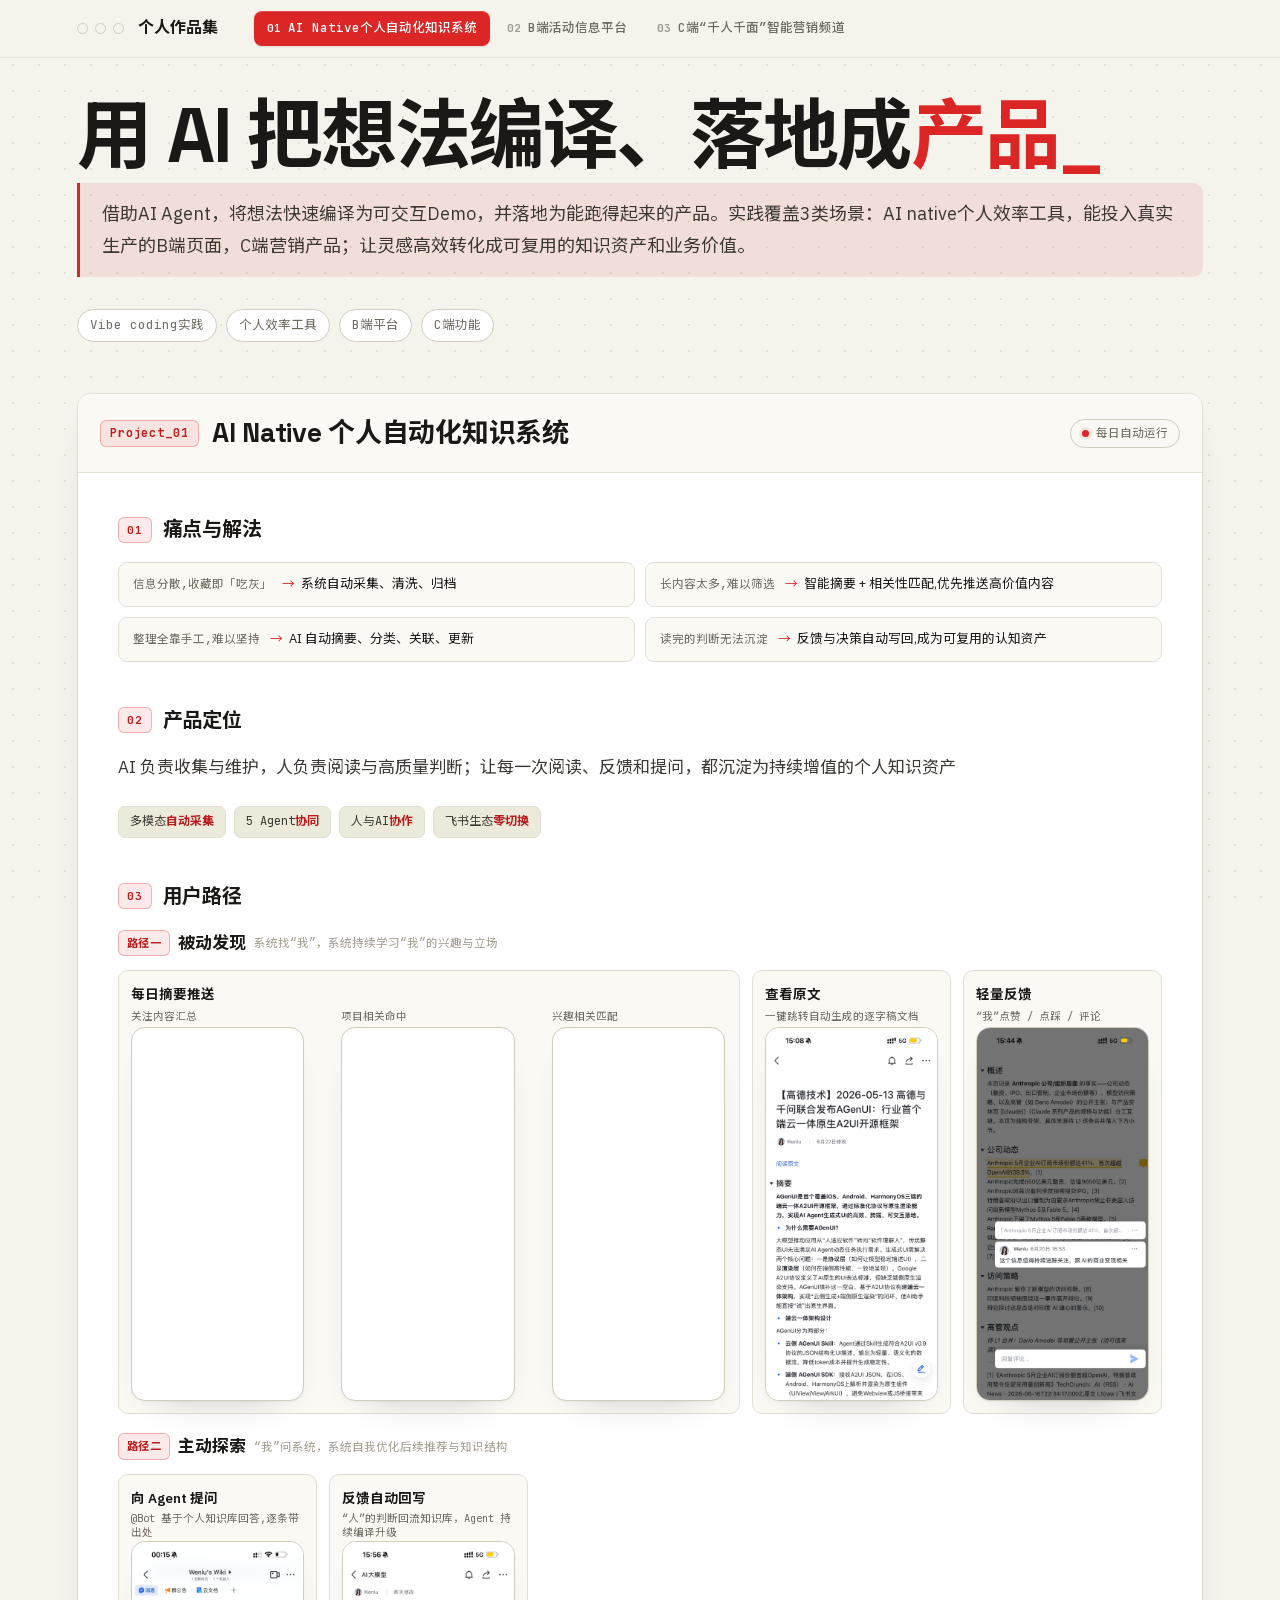
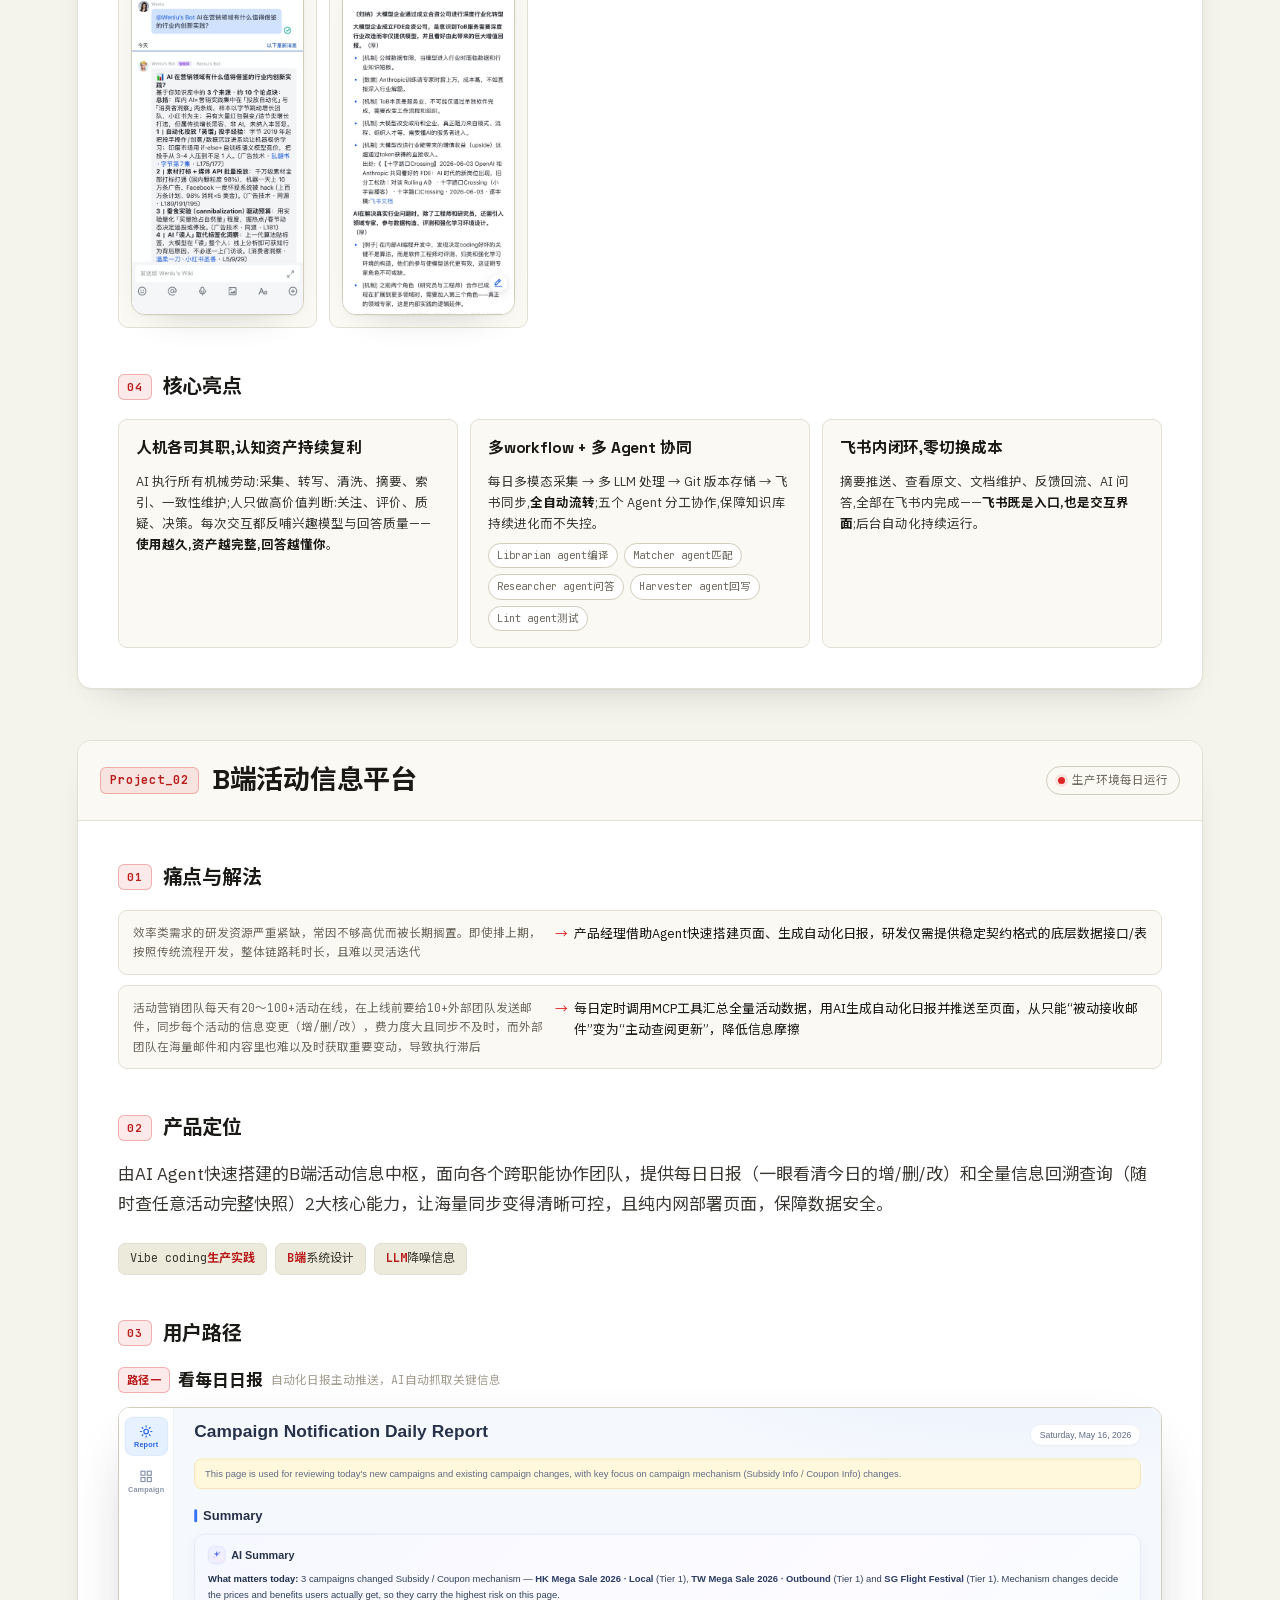
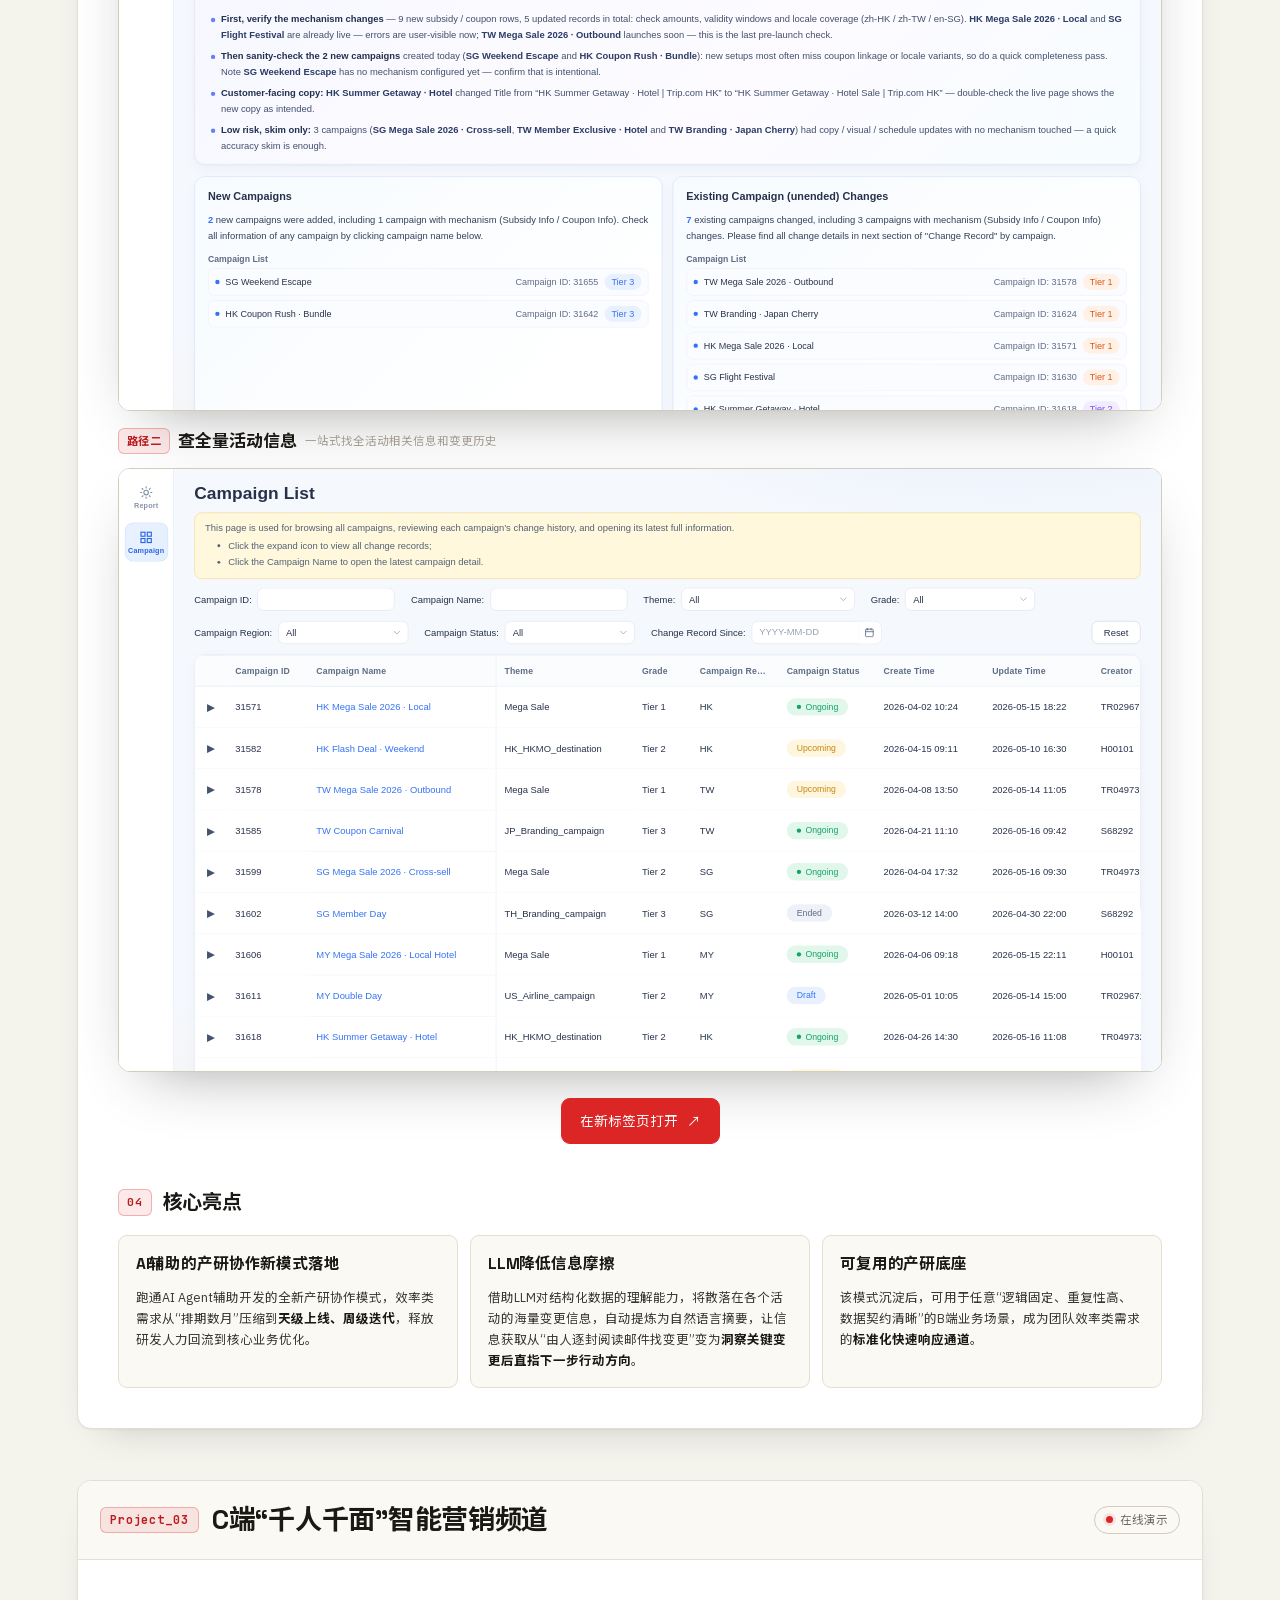
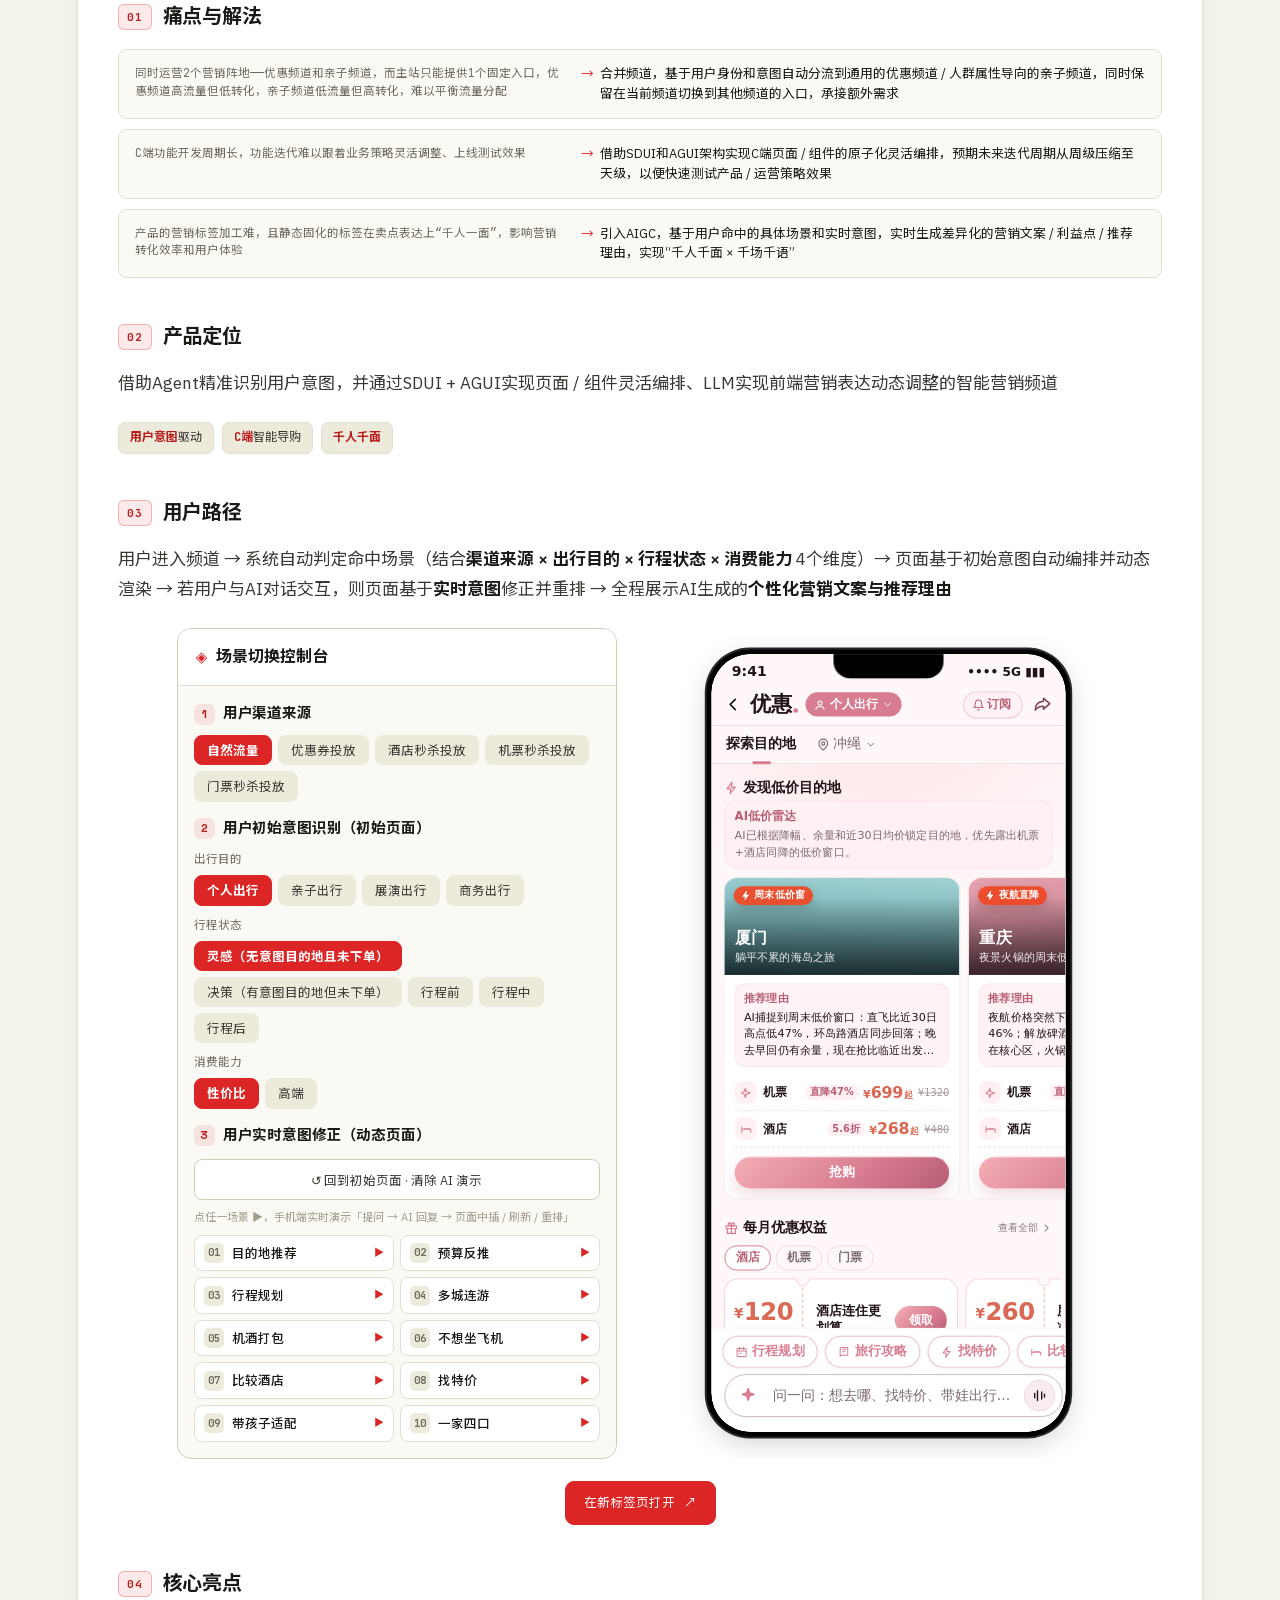
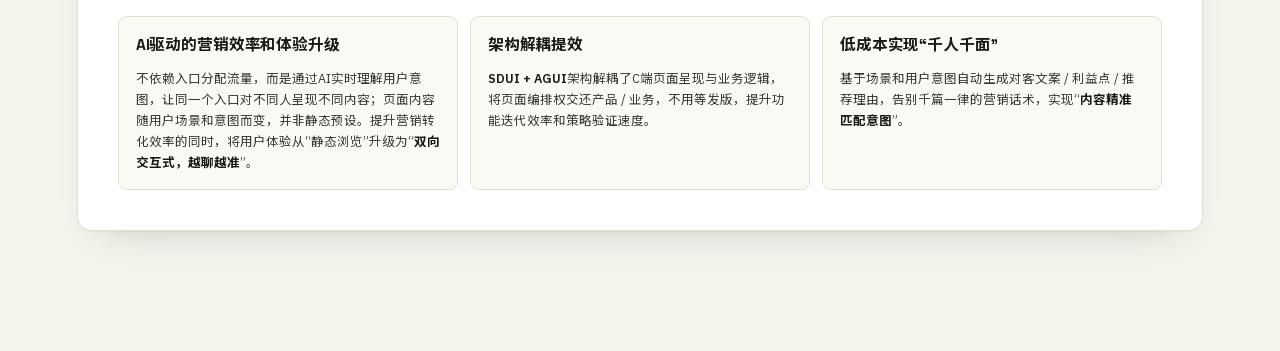
<file: mobile-eccb516ea6235167/index.html>
<!DOCTYPE html>

<html data-density="compact" data-headline="grotesk" data-theme="light" lang="zh-CN"><head>
<meta charset="utf-8"/>
<meta content="width=device-width, initial-scale=1.0" name="viewport"/>
<title>个人作品集 · Vibe Coding Works</title>
<link href="data:," rel="icon"/>
<script>if(window.matchMedia&&window.matchMedia('(max-width:700px)').matches){document.documentElement.classList.add('mobile-fast-fonts');window.addEventListener('load',function(){setTimeout(function(){document.documentElement.classList.remove('mobile-fast-fonts')},12000)},{once:true})}</script>














<script>(function(){if(!window.matchMedia||!window.matchMedia('(max-width:700px)').matches){location.replace("https://wenlu93.github.io/portfolio/")}})();</script><link rel="stylesheet" href="assets/portfolio.css"><script defer src="assets/portfolio.js"></script></head>
<body>
<!-- terminal tab bar -->
<header class="tabbar">
<span class="dots"><i></i><i></i><i></i></span>
<span class="path"><b>个人作品集</b></span>
<nav class="topnav">
<a class="navlink" href="#project-1"><span class="nv-num">01</span><span class="nv-label">AI Native个人自动化知识系统</span></a>
<a class="navlink" href="#project-2"><span class="nv-num">02</span><span class="nv-label">B端活动信息平台</span></a>
<a class="navlink" href="#project-3"><span class="nv-num">03</span><span class="nv-label">C端“千人千面”智能营销频道</span></a>
</nav>
<span class="spacer"></span>
</header>
<main class="wrap">
<!-- ============ HERO ============ -->
<section class="hero" data-screen-label="Hero">
<h1 class="oneline">用 AI 把想法编译、落地成<span class="u">产品_</span></h1>
<p class="intro">借助AI Agent，将想法快速编译为可交互Demo，并落地为能跑得起来的产品。实践覆盖3类场景：AI native个人效率工具，能投入真实生产的B端页面，C端营销产品；让灵感高效转化成可复用的知识资产和业务价值。</p>
<div class="tags"><span class="tag">Vibe coding实践</span><span class="tag">个人效率工具</span><span class="tag">B端平台</span><span class="tag">C端功能</span></div>
</section>
<!-- ============ PROJECT 1 ============ -->
<section class="proj reveal" data-screen-label="项目1 · AI 知识系统" id="project-1">
<article class="card">
<div class="chead">
<span class="svc">Project_01</span>
<span class="nm">AI Native 个人自动化知识系统</span>
<span class="spacer"></span>
<span class="pill">每日自动运行</span>
</div>
<div class="cbody">
<p class="lbl"><span class="ln">01</span>痛点与解法</p>
<div class="kb-pains">
<div class="kb-pain"><span class="x">信息分散,收藏即「吃灰」</span><span class="y"><span class="ar">→</span>系统自动采集、清洗、归档</span></div>
<div class="kb-pain"><span class="x">长内容太多,难以筛选</span><span class="y"><span class="ar">→</span>智能摘要 + 相关性匹配,优先推送高价值内容</span></div>
<div class="kb-pain"><span class="x">整理全靠手工,难以坚持</span><span class="y"><span class="ar">→</span>AI 自动摘要、分类、关联、更新</span></div>
<div class="kb-pain"><span class="x">读完的判断无法沉淀</span><span class="y"><span class="ar">→</span>反馈与决策自动写回,成为可复用的认知资产</span></div>
</div>
<p class="lbl"><span class="ln">02</span>产品定位</p>
<p class="pdesc">AI 负责收集与维护，人负责阅读与高质量判断；让每一次阅读、反馈和提问，都沉淀为持续增值的个人知识资产</p>
<div class="metrics">
<span class="metric">多模态<span class="v">自动采集</span></span>
<span class="metric">5 Agent<span class="v">协同</span></span>
<span class="metric">人与AI<span class="v">协作</span></span>
<span class="metric">飞书生态<span class="v">零切换</span></span>
</div>
<p class="lbl"><span class="ln">03</span>用户路径</p>
<div class="kb-pathx">
<div class="kb-ph"><span class="num">路径一</span><span class="t">被动发现</span><span class="d">系统找“我”，系统持续学习“我”的兴趣与立场</span></div>
<div class="p1-shot-grid p1-path1-grid">
<div class="kb-stage p1-shot-card p1-summary-card">
<div class="kb-sth"><b>每日摘要推送</b></div>
<div class="p1-subgrid">
<i>关注内容汇总</i>
<i>项目相关命中</i>
<i>兴趣相关匹配</i>
</div>
<div class="p1-summary-strip">
<figure class="kb-shot" data-cap="图1 · 每日摘要推送——多源多模态数据自动汇总，一条消息送达">
<div class="ph"><picture><source media="(max-width: 700px)" srcset="assets/images/mobile/kbfig-asset-01.webp" type="image/webp"/><source media="(max-width: 700px)" srcset="assets/images/mobile/kbfig-asset-01.jpg" type="image/jpeg"/><img alt="关注内容汇总截图" decoding="async" fetchpriority="high" loading="eager" src="assets/images/kbfig-asset-01.jpg"/></picture></div>
</figure>
<figure class="kb-shot" data-cap="图3 · 与「我的当前项目」相关的推送,逐条给出命中理由">
<div class="ph"><picture><source media="(max-width: 700px)" srcset="assets/images/mobile/kbfig-asset-03.webp" type="image/webp"/><source media="(max-width: 700px)" srcset="assets/images/mobile/kbfig-asset-03.jpg" type="image/jpeg"/><img alt="项目相关命中截图" decoding="async" fetchpriority="high" loading="eager" src="assets/images/kbfig-asset-03.jpg"/></picture></div>
</figure>
<figure class="kb-shot" data-cap="图4 · 与「我的兴趣」相关:GitHub 雷达 / YouTube 灰度预览">
<div class="ph"><picture><source media="(max-width: 700px)" srcset="assets/images/mobile/kbfig-asset-04.webp" type="image/webp"/><source media="(max-width: 700px)" srcset="assets/images/mobile/kbfig-asset-04.jpg" type="image/jpeg"/><img alt="兴趣相关匹配截图" decoding="async" fetchpriority="high" loading="eager" src="assets/images/kbfig-asset-04.png"/></picture></div>
</figure>
</div>
</div>
<div class="kb-stage p1-shot-card">
<div class="kb-sth"><b>查看原文</b><i>一键跳转自动生成的逐字稿文档</i></div>
<figure class="kb-shot" data-cap="图2 · 推送对应的摘要 / 逐字稿文档,一键跳转阅读原文">
<div class="ph"><picture><source media="(max-width: 700px)" srcset="assets/images/mobile/kbfig-asset-02.webp" type="image/webp"/><source media="(max-width: 700px)" srcset="assets/images/mobile/kbfig-asset-02.jpg" type="image/jpeg"/><img alt="查看原文截图" decoding="async" loading="eager" src="assets/images/kbfig-asset-02.jpg"/></picture></div>
</figure>
</div>
<div class="kb-stage p1-shot-card">
<div class="kb-sth"><b>轻量反馈</b><i>“我”点赞 / 点踩 / 评论</i></div>
<figure class="kb-shot" data-cap="图5 · 我在文档划线评论,判断自动沉淀回知识库">
<div class="ph"><picture><source media="(max-width: 700px)" srcset="assets/images/mobile/kbfig-asset-05.webp" type="image/webp"/><source media="(max-width: 700px)" srcset="assets/images/mobile/kbfig-asset-05.jpg" type="image/jpeg"/><img alt="轻量反馈截图" decoding="async" loading="eager" src="assets/images/kbfig-asset-05.jpg"/></picture></div>
</figure>
</div>
</div>
</div>
<div class="kb-pathx">
<div class="kb-ph"><span class="num">路径二</span><span class="t">主动探索</span><span class="d">“我”问系统，系统自我优化后续推荐与知识结构</span></div>
<div class="p1-shot-grid p1-grid-2">
<div class="kb-stage p1-shot-card">
<div class="kb-sth"><b>向 Agent 提问</b><i>@Bot 基于个人知识库回答,逐条带出处</i></div>
<figure class="kb-shot" data-cap="图7 · 向 Agent 提问,获得基于个人知识库、带出处的回答">
<div class="ph"><picture><source media="(max-width: 700px)" srcset="assets/images/mobile/kbfig-asset-07.webp" type="image/webp"/><source media="(max-width: 700px)" srcset="assets/images/mobile/kbfig-asset-07.jpg" type="image/jpeg"/><img alt="向 Agent 提问截图" decoding="async" loading="eager" src="assets/images/kbfig-asset-07.jpg"/></picture></div>
</figure>
</div>
<div class="kb-stage p1-shot-card">
<div class="kb-sth"><b>反馈自动回写</b><i>“人”的判断回流知识库，Agent 持续编译升级</i></div>
<figure class="kb-shot" data-cap="图6 · Agent 编译后的知识文档:归纳论点 + 逐条出处引用">
<div class="ph"><picture><source media="(max-width: 700px)" srcset="assets/images/mobile/kbfig-asset-06.webp" type="image/webp"/><source media="(max-width: 700px)" srcset="assets/images/mobile/kbfig-asset-06.jpg" type="image/jpeg"/><img alt="反馈自动回写截图" decoding="async" loading="eager" src="assets/images/kbfig-asset-06.jpg"/></picture></div>
</figure>
</div>
</div>
</div>
<p class="lbl"><span class="ln">04</span>核心亮点</p>
<div class="kb-his">
<div class="kb-hi">
<div class="ht">人机各司其职,认知资产持续复利</div>
<p class="hd">AI 执行所有机械劳动:采集、转写、清洗、摘要、索引、一致性维护;人只做高价值判断:关注、评价、质疑、决策。每次交互都反哺兴趣模型与回答质量——<b>使用越久,资产越完整,回答越懂你</b>。</p>
</div>
<div class="kb-hi">
<div class="ht">多workflow + 多 Agent 协同</div>
<p class="hd">每日多模态采集 → 多 LLM 处理 → Git 版本存储 → 飞书同步,<b>全自动流转</b>;五个 Agent 分工协作,保障知识库持续进化而不失控。</p>
<div class="hc"><span>Librarian agent编译</span><span>Matcher agent匹配</span><span>Researcher agent问答</span><span>Harvester agent回写</span><span>Lint agent测试</span></div>
</div>
<div class="kb-hi">
<div class="ht">飞书内闭环,零切换成本</div>
<p class="hd">摘要推送、查看原文、文档维护、反馈回流、AI 问答,全部在飞书内完成——<b>飞书既是入口,也是交互界面</b>;后台自动化持续运行。</p>
</div>
</div>
</div>
</article>
<div class="kb-lightbox" id="kb-lightbox"><figure><img alt=""/><figcaption></figcaption></figure></div>
</section>
<!-- ============ PROJECT 2 ============ -->
<section class="proj reveal" data-screen-label="项目2 · B端活动信息平台" id="project-2">
<article class="card">
<div class="chead">
<span class="svc">Project_02</span>
<span class="nm">B端活动信息平台</span>
<span class="spacer"></span>
<span class="pill">生产环境每日运行</span>
</div>
<div class="cbody">
<p class="lbl"><span class="ln">01</span>痛点与解法</p>
<div class="kb-pains">
<div class="kb-pain"><span class="x">效率类需求的研发资源严重紧缺，常因不够高优而被长期搁置。即使排上期，按照传统流程开发，整体链路耗时长，且难以灵活迭代</span><span class="y"><span class="ar">→</span>产品经理借助Agent快速搭建页面、生成自动化日报，研发仅需提供稳定契约格式的底层数据接口/表</span></div>
<div class="kb-pain"><span class="x">活动营销团队每天有20～100+活动在线，在上线前要给10+外部团队发送邮件，同步每个活动的信息变更（增/删/改），费力度大且同步不及时，而外部团队在海量邮件和内容里也难以及时获取重要变动，导致执行滞后</span><span class="y"><span class="ar">→</span>每日定时调用MCP工具汇总全量活动数据，用AI生成自动化日报并推送至页面，从只能“被动接收邮件”变为“主动查阅更新”，降低信息摩擦</span></div>
</div>
<p class="lbl"><span class="ln">02</span>产品定位</p>
<p class="pdesc">由AI Agent快速搭建的B端活动信息中枢，面向各个跨职能协作团队，提供每日日报（一眼看清今日的增/删/改）和全量信息回溯查询（随时查任意活动完整快照）2大核心能力，让海量同步变得清晰可控，且纯内网部署页面，保障数据安全。</p>
<div class="metrics">
<span class="metric">Vibe coding<span class="v">生产实践</span></span>
<span class="metric"><span class="v">B端</span>系统设计</span>
<span class="metric"><span class="v">LLM</span>降噪信息</span>
</div>
<p class="lbl"><span class="ln">03</span>用户路径</p>
<div class="kb-pathx">
<div class="kb-ph"><span class="num">路径一</span><span class="t">看每日日报</span><span class="d">自动化日报主动推送，AI自动抓取关键信息</span></div>
<div class="kb-track">
<div class="kb-stage w1">
<div class="browser">
<div class="frame is-loading">
<iframe id="portal-frame" loading="lazy" title="B端活动信息平台 demo · 每日日报"></iframe>
</div>
</div>
</div>
</div>
</div>
<div class="kb-pathx">
<div class="kb-ph"><span class="num">路径二</span><span class="t">查全量活动信息</span><span class="d">一站式找全活动相关信息和变更历史</span></div>
<div class="kb-track">
<div class="kb-stage w1">
<div class="browser">
<div class="frame is-loading">
<iframe id="portal-frame-2" loading="lazy" title="B端活动信息平台 demo · Campaign List"></iframe>
</div>
</div>
</div>
</div>
</div>
<div class="btns" style="justify-content:center">
<a class="btn primary" href="/campaign-info-portal/mobile-060d92f95c52ce29/" rel="noopener" target="_blank">在新标签页打开 <span class="ar">↗</span></a>
</div>
<p class="lbl"><span class="ln">04</span>核心亮点</p>
<div class="kb-his">
<div class="kb-hi"><div class="ht">AI辅助的产研协作新模式落地</div><p class="hd">跑通AI Agent辅助开发的全新产研协作模式，效率类需求从“排期数月”压缩到<b>天级上线、周级迭代</b>，释放研发人力回流到核心业务优化。</p></div>
<div class="kb-hi"><div class="ht">LLM降低信息摩擦</div><p class="hd">借助LLM对结构化数据的理解能力，将散落在各个活动的海量变更信息，自动提炼为自然语言摘要，让信息获取从“由人逐封阅读邮件找变更”变为<b>洞察关键变更后直指下一步行动方向</b>。</p></div>
<div class="kb-hi"><div class="ht">可复用的产研底座</div><p class="hd">该模式沉淀后，可用于任意“逻辑固定、重复性高、数据契约清晰”的B端业务场景，成为团队效率类需求的<b>标准化快速响应通道</b>。</p></div>
</div>
</div>
</article>
</section>
<!-- ============ PROJECT 3 ============ -->
<section class="proj reveal" data-screen-label="项目3 · C端“千人千面”智能营销频道" id="project-3">
<article class="card">
<div class="chead">
<span class="svc">Project_03</span>
<span class="nm">C端“千人千面”智能营销频道</span>
<span class="spacer"></span>
<span class="pill">在线演示</span>
</div>
<div class="cbody">
<p class="lbl"><span class="ln">01</span>痛点与解法</p>
<div class="kb-pains">
<div class="kb-pain"><span class="x">同时运营2个营销阵地——优惠频道和亲子频道，而主站只能提供1个固定入口，优惠频道高流量但低转化，亲子频道低流量但高转化，难以平衡流量分配</span><span class="y"><span class="ar">→</span>合并频道，基于用户身份和意图自动分流到通用的优惠频道 / 人群属性导向的亲子频道，同时保留在当前频道切换到其他频道的入口，承接额外需求</span></div>
<div class="kb-pain"><span class="x">C端功能开发周期长，功能迭代难以跟着业务策略灵活调整、上线测试效果</span><span class="y"><span class="ar">→</span>借助SDUI和AGUI架构实现C端页面 / 组件的原子化灵活编排，预期未来迭代周期从周级压缩至天级，以便快速测试产品 / 运营策略效果</span></div>
<div class="kb-pain"><span class="x">产品的营销标签加工难，且静态固化的标签在卖点表达上“千人一面”，影响营销转化效率和用户体验</span><span class="y"><span class="ar">→</span>引入AIGC，基于用户命中的具体场景和实时意图，实时生成差异化的营销文案 / 利益点 / 推荐理由，实现“千人千面 × 千场千语”</span></div>
</div>
<p class="lbl"><span class="ln">02</span>产品定位</p>
<p class="pdesc">借助Agent精准识别用户意图，并通过SDUI + AGUI实现页面 / 组件灵活编排、LLM实现前端营销表达动态调整的智能营销频道</p>
<div class="metrics">
<span class="metric"><span class="v">用户意图</span>驱动</span>
<span class="metric"><span class="v">C端</span>智能导购</span>
<span class="metric"><span class="v">千人千面</span></span>
</div>
<p class="lbl"><span class="ln">03</span>用户路径</p>
<p class="pdesc">用户进入频道 → 系统自动判定命中场景（结合<b>渠道来源 × 出行目的 × 行程状态 × 消费能力</b> 4个维度）→ 页面基于初始意图自动编排并动态渲染 → 若用户与AI对话交互，则页面基于<b>实时意图</b>修正并重排 → 全程展示AI生成的<b>个性化营销文案与推荐理由</b></p>
<div class="deal-stage">
<aside class="console" id="deals-console">
<div class="con-top"><span class="con-ic">◈</span><b>场景切换控制台</b></div>
<div class="con-body">
<div class="con-sec">
<p class="con-h"><span class="num">1</span> 用户渠道来源</p>
<div class="con-chips">
<button class="con-chip" data-grp="channel" data-val="natural">自然流量</button>
<button class="con-chip" data-grp="channel" data-val="coupon">优惠券投放</button>
<button class="con-chip" data-grp="channel" data-val="hotel">酒店秒杀投放</button>
<button class="con-chip" data-grp="channel" data-val="flight">机票秒杀投放</button>
<button class="con-chip" data-grp="channel" data-val="ticket">门票秒杀投放</button>
</div>
</div>
<div class="con-sec">
<p class="con-h"><span class="num">2</span> 用户初始意图识别（初始页面）</p>
<p class="con-sub">出行目的</p>
<div class="con-chips">
<button class="con-chip" data-grp="identity" data-val="solo">个人出行</button>
<button class="con-chip" data-grp="identity" data-val="family">亲子出行</button>
<button class="con-chip" data-grp="identity" data-val="event">展演出行</button>
<button class="con-chip" data-grp="identity" data-val="biz">商务出行</button>
</div>
<p class="con-sub">行程状态</p>
<div class="con-chips">
<button class="con-chip" data-grp="state" data-val="S1">灵感（无意图目的地且未下单）</button>
<button class="con-chip" data-grp="state" data-val="S2">决策（有意图目的地但未下单）</button>
<button class="con-chip" data-grp="state" data-val="S3">行程前</button>
<button class="con-chip" data-grp="state" data-val="S4">行程中</button>
<button class="con-chip" data-grp="state" data-val="S5">行程后</button>
</div>
<p class="con-sub">消费能力</p>
<div class="con-chips">
<button class="con-chip" data-grp="tier" data-val="value">性价比</button>
<button class="con-chip" data-grp="tier" data-val="premium">高端</button>
</div>
</div>
<div class="con-sec">
<p class="con-h"><span class="num">3</span> 用户实时意图修正（动态页面）</p>
<button class="con-reset">↺ 回到初始页面 · 清除 AI 演示</button>
<p class="con-hint">点任一场景 ▶，手机端实时演示「提问 → AI 回复 → 页面中插 / 刷新 / 重排」</p>
<div class="con-scenes">
<div class="scene-row" data-scene="01"><span class="sn">01</span><span class="st">目的地推荐</span><span class="play">▶</span></div>
<div class="scene-row" data-scene="02"><span class="sn">02</span><span class="st">预算反推</span><span class="play">▶</span></div>
<div class="scene-row" data-scene="03"><span class="sn">03</span><span class="st">行程规划</span><span class="play">▶</span></div>
<div class="scene-row" data-scene="04"><span class="sn">04</span><span class="st">多城连游</span><span class="play">▶</span></div>
<div class="scene-row" data-scene="05"><span class="sn">05</span><span class="st">机酒打包</span><span class="play">▶</span></div>
<div class="scene-row" data-scene="06"><span class="sn">06</span><span class="st">不想坐飞机</span><span class="play">▶</span></div>
<div class="scene-row" data-scene="07"><span class="sn">07</span><span class="st">比较酒店</span><span class="play">▶</span></div>
<div class="scene-row" data-scene="08"><span class="sn">08</span><span class="st">找特价</span><span class="play">▶</span></div>
<div class="scene-row" data-scene="09"><span class="sn">09</span><span class="st">带孩子适配</span><span class="play">▶</span></div>
<div class="scene-row" data-scene="10"><span class="sn">10</span><span class="st">一家四口</span><span class="play">▶</span></div>
</div>
</div>
</div>
</aside>
<div class="device-wrap is-loading">
<div class="device">
<iframe fetchpriority="high" id="deals-frame" loading="eager" title="C端“千人千面”智能营销频道手机屏幕 demo"></iframe>
</div>
</div>
</div>
<div class="demo-open-row">
<a class="btn primary" href="/deals-channel/mobile-b1d88d1576facbd6/" rel="noopener" target="_blank">在新标签页打开 <span class="ar">↗</span></a>
</div>
<p class="lbl"><span class="ln">04</span>核心亮点</p>
<div class="kb-his">
<div class="kb-hi"><div class="ht">AI驱动的营销效率和体验升级</div><p class="hd">不依赖入口分配流量，而是通过AI实时理解用户意图，让同一个入口对不同人呈现不同内容；页面内容随用户场景和意图而变，并非静态预设。提升营销转化效率的同时，将用户体验从“静态浏览”升级为“<b>双向交互式，越聊越准</b>”。</p></div>
<div class="kb-hi"><div class="ht">架构解耦提效</div><p class="hd"><b>SDUI + AGUI</b>架构解耦了C端页面呈现与业务逻辑，将页面编排权交还产品 / 业务，不用等发版，提升功能迭代效率和策略验证速度。</p></div>
<div class="kb-hi"><div class="ht">低成本实现“千人千面”</div><p class="hd">基于场景和用户意图自动生成对客文案 / 利益点 / 推荐理由，告别千篇一律的营销话术，实现“<b>内容精准匹配意图</b>”。</p></div>
</div>
</div>
</article>
</section>
</main>







</body></html>
</file>
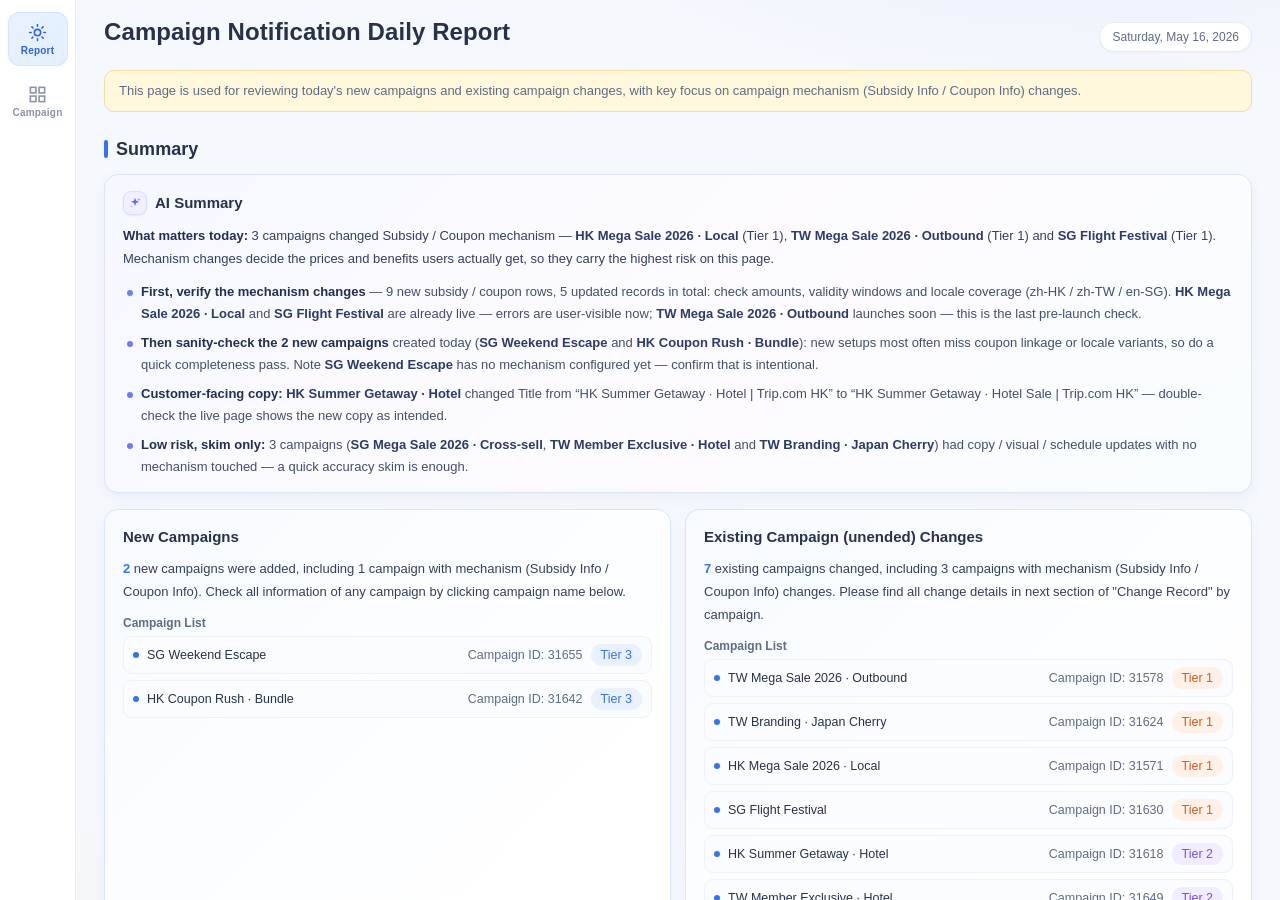
<file: mobile-eccb516ea6235167/demos/campaign.html>
<!DOCTYPE html>
<html lang="en">
<head>
<meta charset="UTF-8" />
<title>Campaign Platform · Demo</title>

<meta name="robots" content="noindex"><link href="data:," rel="icon"><link rel="stylesheet" href="../assets/campaign.css"><script defer src="../assets/campaign-demo.js"></script></head>
<body>

<div class="layout">
  <aside class="side">
    <a class="active" data-page="digest" onclick="switchPage('digest')" title="Daily Report">
      <svg viewBox="0 0 24 24" fill="none" stroke="currentColor" stroke-width="2" stroke-linecap="round" stroke-linejoin="round"><circle cx="12" cy="12" r="4"/><path d="M12 2v2"/><path d="M12 20v2"/><path d="m4.93 4.93 1.41 1.41"/><path d="m17.66 17.66 1.41 1.41"/><path d="M2 12h2"/><path d="M20 12h2"/><path d="m6.34 17.66-1.41 1.41"/><path d="m19.07 4.93-1.41 1.41"/></svg>
      <span class="nav-label">Report</span>
      <span class="badge nav-badge-soft" id="digestBadge" style="display:none;" title="Today updates"></span>
    </a>
    <a data-page="list" onclick="switchPage('list')" title="Campaign">
      <svg viewBox="0 0 24 24" fill="none" stroke="currentColor" stroke-width="2"><rect x="3" y="3" width="7" height="7"/><rect x="14" y="3" width="7" height="7"/><rect x="3" y="14" width="7" height="7"/><rect x="14" y="14" width="7" height="7"/></svg>
      <span class="nav-label">Campaign</span>
    </a>
  </aside>

  <main class="main">
    <!-- ============ Daily Report Page ============ -->
    <section class="page active" id="page-digest">
      <div id="digestBody"></div>
    </section>

<!-- ============ List Page ============ -->
    <section class="page" id="page-list">
      <div class="page-card">
        <div class="page-head page-head-stack">
          <div class="page-title-stack">
            <h2>Campaign List</h2>
            <div class="page-intro campaign-page-intro"><p>This page is used for browsing all campaigns, reviewing each campaign’s change history, and opening its latest full information.</p><ul><li>Click the expand icon to view all change records;</li><li>Click the Campaign Name to open the latest campaign detail.</li></ul></div>
          </div>
        </div>

        <div class="filter">
          <div class="field"><label>Campaign Name:</label><input id="fName" placeholder="" oninput="onListFilterInput()" onkeydown="onListFilterKey(event)" /></div>
          <div class="field"><label>Theme:</label>
            <select id="fTheme" data-filter-searchable="true" onchange="onListFilterChange()">
              <option value="">All</option>
              <option>US_Airline_campaign</option>
              <option>HK_HKMO_destination</option>
              <option>JP_Branding_campaign</option>
              <option>TH_Branding_campaign</option>
              <option>Mega Sale</option>
            </select>
          </div>
          <div class="field"><label>Grade:</label>
            <select id="fGrade" onchange="onListFilterChange()">
              <option value="">All</option>
              <option>Tier 1</option>
              <option>Tier 2</option>
              <option>Tier 3</option>
            </select>
          </div>
          <div class="field"><label>Campaign Region:</label><div id="listRegionFilter"></div></div>
          <div class="field"><label>Campaign Status:</label>
            <select id="fStatus" onchange="onListFilterChange()">
              <option value="">All</option>
              <option value="live">Live</option>
              <option value="upcoming">Upcoming</option>
              <option value="ended">Ended</option>
              <option value="draft">Draft</option>
            </select>
          </div>
          <div class="filter-actions">
            <button class="btn btn-primary" onclick="onListFilterChange()">Search</button>
            <button class="btn" onclick="resetFilter()">Reset</button>
          </div>
        </div>
<div class="tbl-wrap">
          <table>
            <thead>
              <tr>
                <th class="sticky s-chk"></th>
                <th class="sticky s-l4">Campaign Name</th>
                <th>Theme</th>
                <th>Grade</th>
                <th>Campaign Region</th>
                <th>Campaign Status</th>
                <th>Create Time</th>
                <th>Update Time</th>
                <th>Creator</th>
              </tr>
            </thead>
            <tbody id="tbody"></tbody>
          </table>
          <div id="emptyHint" class="empty" style="display:none;">No campaigns match the filters.</div>
        </div>
        <div class="pagination" id="pagination"></div>
      </div>
    </section>
<!-- ============ Campaign Detail Page ============ -->
    <section class="page" id="page-detail">
      <div class="page-card">
        <div class="page-head">
          <a class="btn btn-link" onclick="switchPage(currentNonDetailPage)" style="padding:0 4px;">&larr; Back</a>
          <h2 id="dTitle" style="margin-left:6px;">Campaign Detail</h2>
          <div class="actions">
            <button class="btn" onclick="downloadDetailExcel()" aria-label="Download as Excel">
              <svg viewBox="0 0 24 24" width="14" height="14" fill="none" stroke="currentColor" stroke-width="2"><path d="M12 3v12"/><polyline points="6 11 12 17 18 11"/><path d="M4 21h16"/></svg>
              Download
            </button>
          </div>
        </div>
        <div class="tabs" id="mainTabs"></div>
        <div class="locale-bar-sticky" id="localeBar"></div>
        <div id="dBody" style="padding:16px 24px;"></div>
      </div>
    </section>

  </main>
</div>

<div class="toast" id="toast" role="status" aria-live="polite"></div>






































































































































































</body>
</html>
</file>
<file: mobile-eccb516ea6235167/assets/portfolio.css>
@media(max-width:700px){html.mobile-fast-fonts{--font-display:system-ui,sans-serif!important;--font-body:system-ui,sans-serif!important;--font-mono:ui-monospace,monospace!important}}
/* cyrillic-ext */

/* cyrillic */

/* greek */

/* vietnamese */

/* latin-ext */

/* latin */
@font-face {
  font-family: 'IBM Plex Sans';
  font-style: normal;
  font-weight: 400;
  font-stretch: 100%;
  font-display: swap;
  src: url("fonts/7b589be7-b99a-42a4-b0b7-d8a7244c129e.woff2") format('woff2');
  unicode-range: U+0000-00FF, U+0131, U+0152-0153, U+02BB-02BC, U+02C6, U+02DA, U+02DC, U+0304, U+0308, U+0329, U+2000-206F, U+20AC, U+2122, U+2191, U+2193, U+2212, U+2215, U+FEFF, U+FFFD;
}
/* cyrillic-ext */

/* cyrillic */

/* greek */

/* vietnamese */

/* latin-ext */

/* latin */
@font-face {
  font-family: 'IBM Plex Sans';
  font-style: normal;
  font-weight: 500;
  font-stretch: 100%;
  font-display: swap;
  src: url("fonts/7b589be7-b99a-42a4-b0b7-d8a7244c129e.woff2") format('woff2');
  unicode-range: U+0000-00FF, U+0131, U+0152-0153, U+02BB-02BC, U+02C6, U+02DA, U+02DC, U+0304, U+0308, U+0329, U+2000-206F, U+20AC, U+2122, U+2191, U+2193, U+2212, U+2215, U+FEFF, U+FFFD;
}
/* cyrillic-ext */

/* cyrillic */

/* greek */

/* vietnamese */

/* latin-ext */

/* latin */
@font-face {
  font-family: 'IBM Plex Sans';
  font-style: normal;
  font-weight: 600;
  font-stretch: 100%;
  font-display: swap;
  src: url("fonts/7b589be7-b99a-42a4-b0b7-d8a7244c129e.woff2") format('woff2');
  unicode-range: U+0000-00FF, U+0131, U+0152-0153, U+02BB-02BC, U+02C6, U+02DA, U+02DC, U+0304, U+0308, U+0329, U+2000-206F, U+20AC, U+2122, U+2191, U+2193, U+2212, U+2215, U+FEFF, U+FFFD;
}
/* cyrillic-ext */

/* cyrillic */

/* greek */

/* vietnamese */

/* latin-ext */

/* latin */
@font-face {
  font-family: 'JetBrains Mono';
  font-style: normal;
  font-weight: 400;
  font-display: swap;
  src: url("fonts/99ac640c-17b2-4880-8013-2561e0c1a12c.woff2") format('woff2');
  unicode-range: U+0000-00FF, U+0131, U+0152-0153, U+02BB-02BC, U+02C6, U+02DA, U+02DC, U+0304, U+0308, U+0329, U+2000-206F, U+20AC, U+2122, U+2191, U+2193, U+2212, U+2215, U+FEFF, U+FFFD;
}
/* cyrillic-ext */

/* cyrillic */

/* greek */

/* vietnamese */

/* latin-ext */

/* latin */
@font-face {
  font-family: 'JetBrains Mono';
  font-style: normal;
  font-weight: 500;
  font-display: swap;
  src: url("fonts/99ac640c-17b2-4880-8013-2561e0c1a12c.woff2") format('woff2');
  unicode-range: U+0000-00FF, U+0131, U+0152-0153, U+02BB-02BC, U+02C6, U+02DA, U+02DC, U+0304, U+0308, U+0329, U+2000-206F, U+20AC, U+2122, U+2191, U+2193, U+2212, U+2215, U+FEFF, U+FFFD;
}
/* cyrillic-ext */

/* cyrillic */

/* greek */

/* vietnamese */

/* latin-ext */

/* latin */
@font-face {
  font-family: 'JetBrains Mono';
  font-style: normal;
  font-weight: 700;
  font-display: swap;
  src: url("fonts/99ac640c-17b2-4880-8013-2561e0c1a12c.woff2") format('woff2');
  unicode-range: U+0000-00FF, U+0131, U+0152-0153, U+02BB-02BC, U+02C6, U+02DA, U+02DC, U+0304, U+0308, U+0329, U+2000-206F, U+20AC, U+2122, U+2191, U+2193, U+2212, U+2215, U+FEFF, U+FFFD;
}

























@font-face {
  font-family: 'Noto Sans SC';
  font-style: normal;
  font-weight: 400;
  font-display: swap;
  src: url("fonts/9172dfcb-233a-4698-91b2-56e5ed7b06ae.woff2") format('woff2');
  unicode-range: U+8016, U+8018-8019, U+801c, U+801e, U+8026-802a, U+8031, U+8034-8035, U+8037, U+8043, U+804b, U+804d, U+8052, U+8056, U+8059, U+805e, U+8061, U+8068-8069, U+806e-8074, U+8076-8078, U+807c-8080, U+8082, U+8084-8085, U+8088, U+808f, U+8093, U+809c, U+809f, U+80ab, U+80ad-80ae, U+80b1, U+80b6-80b8, U+80bc-80bd, U+80c2, U+80c4, U+80ca, U+80cd, U+80d1, U+80d4, U+80d7, U+80d9-80db, U+80dd, U+80e0, U+80e4-80e5, U+80e7-80ed, U+80ef-80f1, U+80f3-80f4, U+80fc, U+8101, U+8104-8105, U+8107-8108, U+810c-810e, U+8112-8115, U+8117-8119, U+811b-811f, U+8121-8130, U+8132-8134, U+8137, U+8139, U+813f-8140, U+8142, U+8146, U+8148, U+814d-814e, U+8151, U+8153, U+8158-815a, U+815e, U+8160;
}












































@font-face {
  font-family: 'Noto Sans SC';
  font-style: normal;
  font-weight: 400;
  font-display: swap;
  src: url("fonts/12534ddf-a54d-4c78-a24d-b9a9403456b5.woff2") format('woff2');
  unicode-range: U+2550-2551, U+2554, U+2557, U+255a-255b, U+255d, U+255f-2560, U+2562-2563, U+2565-2567, U+2569-256a, U+256c-2572, U+2579, U+2580-2595, U+25a1, U+25a3, U+25a9-25ad, U+25b0, U+25b3-25bb, U+25bd-25c2, U+25c4, U+25c8-25cb, U+25cd, U+25d0-25d1, U+25d4-25d5, U+25d8, U+25dc-25e6, U+25ea-25eb, U+25ef, U+25fe, U+2600-2604, U+2609, U+260e-260f, U+2611, U+2614-2615, U+2618, U+261a-2620, U+2622-2623, U+262a, U+262d-2630, U+2639-2640, U+2642, U+2648-2650;
}
@font-face {
  font-family: 'Noto Sans SC';
  font-style: normal;
  font-weight: 400;
  font-display: swap;
  src: url("fonts/c3d3b836-62b5-4488-8862-e632d9c3a827.woff2") format('woff2');
  unicode-range: U+23f0, U+23f3, U+2445, U+2449, U+2465-2471, U+2474-249b, U+24b8, U+24c2, U+24c7, U+24c9, U+24d0, U+24d2, U+24d4, U+24d8, U+24dd-24de, U+24e3, U+24e6, U+24e8, U+2500-2509, U+250b-2526, U+2528-2534, U+2536-2537, U+253b-2548, U+254a-254b;
}
@font-face {
  font-family: 'Noto Sans SC';
  font-style: normal;
  font-weight: 400;
  font-display: swap;
  src: url("fonts/ce91ec27-a6ab-431d-9627-43a55798b907.woff2") format('woff2');
  unicode-range: U+207c-2083, U+208c-208e, U+2092, U+20a6, U+20a8-20ad, U+20af, U+20b1, U+20b4-20b5, U+20b8-20ba, U+20bd, U+20db, U+20dd, U+20e0, U+20e3, U+2105, U+2109, U+2113, U+2116-2117, U+2120-2121, U+2126, U+212b, U+2133, U+2139, U+2194, U+2196-2199, U+21a0, U+21a9-21aa, U+21af, U+21b3, U+21b5, U+21ba-21bb, U+21c4, U+21ca, U+21cc, U+21d0-21d4, U+21e1, U+21e6-21e9, U+2200, U+2202, U+2205-2208, U+220f, U+2211-2212, U+2215, U+2217-2219, U+221d-2220, U+2223, U+2225, U+2227-222b, U+222e, U+2234-2237, U+223c-223d, U+2248, U+224c, U+2252, U+2256, U+2260-2261, U+2266-2267, U+226a-226b, U+226e-226f, U+2282-2283, U+2295, U+2297, U+2299, U+22a5, U+22b0-22b1, U+22b9, U+22bf, U+22c5-22c6, U+22ef, U+2304, U+2307, U+230b, U+2312-2314, U+2318, U+231a-231b, U+2323, U+239b, U+239d-239e, U+23a0, U+23e9;
}





@font-face {
  font-family: 'Noto Sans SC';
  font-style: normal;
  font-weight: 400;
  font-display: swap;
  src: url("fonts/9fb31ded-a653-4fee-a7e3-98c83d40b876.woff2") format('woff2');
  unicode-range: U+161, U+926, U+928, U+939, U+93f-940, U+94d, U+e17, U+e22, U+e44, U+25c7, U+25ce, U+2764, U+3009, U+3016-3017, U+4e4d, U+4e53, U+4f5a, U+4f70, U+4fae, U+4fd8, U+4ffa, U+5011, U+501a, U+51c4, U+5225, U+547b, U+5495, U+54e8, U+54ee, U+5594, U+55d3, U+55dc, U+55fd, U+560e, U+565c, U+5662, U+5669, U+566c, U+56bc, U+5742, U+5824, U+5834, U+598a, U+5992, U+59a9, U+5a04, U+5ac9, U+5b75, U+5b7d, U+5bc5, U+5c49, U+5c90, U+5e1c, U+5e27, U+5e2b, U+5e37, U+5e90, U+618b, U+61f5, U+620a, U+620c, U+6273, U+62c7, U+62f7, U+6320, U+6342, U+6401-6402, U+6413, U+6512, U+655b, U+65a7, U+65f1, U+65f7, U+665f, U+6687, U+66a7, U+673d, U+67b8, U+6854, U+68d8, U+68fa, U+696d, U+6a02, U+6a0a, U+6a80, U+6b7c, U+6bd9, U+6c2e, U+6c76, U+6cf8, U+6d4a, U+6d85, U+6e24, U+6e32, U+6ec7, U+6f88, U+700f, U+701a, U+7078, U+707c, U+70ac, U+70c1, U+72e9, U+7409, U+7422, U+745a, U+7480, U+74a8, U+752b, U+7574, U+7656, U+7699, U+7737, U+785d, U+78be, U+79b9, U+7a3d, U+7a91, U+7a9f, U+7ae3, U+7b77, U+7c3f, U+7d1a, U+7d50, U+7d93, U+8042, U+808b, U+8236, U+82b8-82b9, U+82ef, U+8309, U+836b, U+83ef, U+8431, U+85c9, U+865e, U+868c, U+8759, U+8760, U+8845, U+89ba, U+8a2a, U+8aaa, U+8c41, U+8d2c, U+8d4e, U+8e66, U+8e6d, U+8eaf, U+902e, U+914b, U+916e, U+919b, U+949b, U+94a0, U+94b0, U+9541-9542, U+9556, U+95eb, U+95f5, U+964b, U+968b, U+96cc-96cd, U+96cf, U+9713, U+9890, U+98a8, U+9985, U+9992, U+9a6d, U+9a81, U+9a86, U+9ab8, U+9ca4, U+e606-e607, U+e60a, U+e60c, U+e60e, U+fe0f, U+ff02, U+ff1e;
}
@font-face {
  font-family: 'Noto Sans SC';
  font-style: normal;
  font-weight: 400;
  font-display: swap;
  src: url("fonts/148e08a7-d328-48ac-8dda-2552f1b2c207.woff2") format('woff2');
  unicode-range: U+10c, U+627-629, U+639, U+644, U+64a, U+203b, U+2265, U+2463, U+2573, U+25b2, U+3448-3449, U+4e1e, U+4e5e, U+4f3a, U+4f5f, U+4fea, U+5026, U+508d, U+516e, U+5189, U+5254, U+5288, U+52d8, U+52fa, U+5306, U+5308, U+5364, U+5384, U+53ed, U+543c, U+5450, U+5455, U+5466, U+54c4, U+5578, U+55a7, U+561f, U+5631, U+572d, U+575f, U+57ae, U+57e0, U+5830, U+594e, U+5984, U+5993, U+5bdd, U+5c0d, U+5c7f, U+5c82, U+5e62, U+5ed3, U+5f08, U+607a, U+60bc, U+625b, U+6292, U+62e2, U+6363, U+6467, U+6714, U+675e, U+6771, U+67a2, U+67ff, U+6805, U+68a7, U+68e0, U+6930, U+6986, U+69a8, U+69df, U+6a44, U+6a5f, U+6c13, U+6c1f, U+6c22, U+6c2f, U+6c40, U+6c81, U+6c9b, U+6ca5, U+6da4, U+6df3, U+6e85, U+6eba, U+6ed5, U+6f13, U+6f33, U+6f62, U+715e, U+72c4, U+73d1, U+7405, U+7487, U+7578, U+75a4, U+75eb, U+7693, U+7738, U+7741, U+776b, U+7792, U+77a7, U+77a9, U+77b3, U+788c, U+7984, U+79a7, U+79e4, U+7a1a, U+7a57, U+7aa6, U+7b0b, U+7b5d, U+7c27, U+7c7d, U+7caa, U+7cd9, U+7cef, U+7eda, U+7ede, U+7f24, U+803f, U+8046, U+80fa, U+81fb, U+8207, U+8258, U+8335, U+8339, U+8354, U+840e, U+85b0, U+85fb, U+8695, U+86aa, U+8717, U+8749, U+874c, U+8996, U+89bd, U+89c5, U+8bdb, U+8bf5, U+8c5a, U+8cec, U+8d3f, U+8d9f, U+8e44, U+8fed, U+9005, U+9019, U+9082, U+90af, U+90dd, U+90e1, U+90f8, U+916f, U+9176, U+949e, U+94a7, U+94c2, U+9525, U+9580, U+95dc, U+96e2, U+96fb, U+9704, U+9a7c, U+9a7f, U+9b41, U+9ca8, U+9cc4, U+9cde, U+9e92, U+9ede, U+9f9a, U+e60b, U+e610, U+ff10, U+ff13, U+ff3b, U+ff3d, U+f012b;
}
@font-face {
  font-family: 'Noto Sans SC';
  font-style: normal;
  font-weight: 400;
  font-display: swap;
  src: url("fonts/edb8a699-40c6-4a5a-bf0d-a707c0cfe984.woff2") format('woff2');
  unicode-range: U+60, U+631, U+2606, U+3014-3015, U+309c, U+33a1, U+4e52, U+4ec6, U+4f86, U+4f8d, U+4fde, U+4fef, U+500b, U+502a, U+515c, U+518a, U+51a5, U+51f3, U+5243, U+52c9, U+52d5, U+53a2, U+53ee, U+54ce, U+54fa, U+54fc, U+5580, U+5587, U+563f, U+56da, U+5792, U+5815, U+5960, U+59d7, U+5b78, U+5b9b, U+5be1, U+5c4e, U+5c51, U+5c6f, U+5c9a, U+5cfb, U+5d16, U+5ed6, U+5f27, U+5f6a, U+609a, U+60df, U+6168, U+61c8, U+6236, U+62f1, U+62fd, U+631a, U+6328, U+632b, U+6346, U+638f, U+63a0, U+63c9, U+655e, U+6590, U+6615, U+6627, U+66ae, U+66e6, U+66f0, U+67da, U+67ec, U+6813, U+6816, U+6869, U+6893, U+68ad, U+68f5, U+6977, U+6984, U+69db, U+6b72, U+6bb7, U+6ce3, U+6cfb, U+6d47, U+6da1, U+6dc4, U+6e43, U+6eaf, U+6eff, U+6f8e, U+7011, U+7063, U+7076, U+7096, U+70ba, U+70db, U+70ef, U+7119-711a, U+7172, U+718f, U+7194, U+727a, U+72d9, U+72ed, U+7325, U+73ae, U+73ba, U+73c0, U+73fe, U+7410, U+7426, U+7455, U+7554, U+7576, U+75ae, U+75b9, U+762b, U+766b, U+7682, U+7750, U+7779, U+7784, U+77eb, U+77ee, U+78f7, U+79e9, U+7a79, U+7b1b, U+7b28, U+7bf7, U+7db2, U+7ec5, U+7eee, U+7f14, U+7f1a, U+7fe1, U+8087, U+809b, U+81b3, U+8231, U+830e, U+835f, U+83e9, U+849c, U+851a, U+868a, U+8718, U+874e, U+8822, U+8910, U+8944, U+8a3b, U+8bb6, U+8bbc, U+8e72, U+8f9c, U+900d, U+904b, U+904e, U+9063, U+90a2, U+90b9, U+9119, U+94f2, U+952f, U+9576-9577, U+9593, U+95f8, U+961c, U+969b, U+96a7, U+96c1, U+9716, U+9761, U+97ad, U+97e7, U+98a4, U+997a, U+9a73, U+9b44, U+9e3d, U+9ecf, U+9ed4, U+ff11-ff12, U+fffd;
}
@font-face {
  font-family: 'Noto Sans SC';
  font-style: normal;
  font-weight: 400;
  font-display: swap;
  src: url("fonts/d15bb5f2-d8a7-4ef9-af21-6b952f9fea83.woff2") format('woff2');
  unicode-range: U+2003, U+2193, U+2462, U+4e19, U+4e2b, U+4e36, U+4ea8, U+4ed1, U+4ed7, U+4f51, U+4f63, U+4f83, U+50e7, U+5112, U+5167, U+51a4, U+51b6, U+5239, U+5265, U+532a, U+5351, U+537f, U+5401, U+548f, U+5492, U+54af, U+54b3, U+54bd, U+54d1, U+54df, U+554f, U+5564, U+5598, U+5632, U+56a3, U+56e7, U+574e, U+575d-575e, U+57d4, U+584c, U+58e4, U+5937, U+5955, U+5a05, U+5a1f, U+5a49, U+5ac2, U+5c39, U+5c61, U+5d0e, U+5de9, U+5e9a, U+5eb8, U+5f0a, U+5f13, U+5f6c, U+5f8c, U+603c, U+608d, U+611b, U+6127, U+62a0, U+62d0, U+634f, U+635e, U+63fd, U+6577, U+658b, U+65bc, U+660a, U+6643, U+6656, U+6703, U+6760, U+67af, U+67c4, U+67e0, U+6817, U+68cd, U+690e, U+6960, U+69b4, U+6a71, U+6aac, U+6b67, U+6bb4, U+6c55, U+6c70, U+6c82, U+6ca6, U+6cb8, U+6cbe, U+6ede, U+6ee5, U+6f4d, U+6f84, U+6f9c, U+7115, U+7121, U+722a, U+7261, U+7272, U+7280, U+72f8, U+7504, U+754f, U+75d8, U+767c, U+76ef, U+778e, U+77bb, U+77f6, U+786b, U+78b1, U+7948, U+7985, U+79be, U+7a83, U+7a8d, U+7eac, U+7eef, U+7ef8, U+7efd, U+7f00, U+803d, U+8086, U+810a, U+8165, U+819d, U+81a8, U+8214, U+829c, U+831c, U+832b, U+8367, U+83e0, U+83f1, U+8403, U+846b, U+8475, U+84b2, U+8513, U+8574, U+85af, U+86d9, U+86db, U+8acb, U+8bbd, U+8be0-8be1, U+8c0e, U+8d29, U+8d50, U+8d63, U+8f7f, U+9032, U+9042, U+90b1, U+90b5, U+9165, U+9175, U+94a6, U+94c5, U+950c, U+9610, U+9631, U+9699, U+973e, U+978d, U+97ec, U+97f6, U+984c, U+987d, U+9882, U+9965, U+996a, U+9972, U+9a8f, U+9ad3, U+9ae6, U+9cb8, U+9edb, U+e600, U+e60f, U+e611, U+ff05, U+ff0b;
}
@font-face {
  font-family: 'Noto Sans SC';
  font-style: normal;
  font-weight: 400;
  font-display: swap;
  src: url("fonts/3981f590-1ef5-458c-bf04-66a5d923dd08.woff2") format('woff2');
  unicode-range: U+5e, U+2190, U+250a, U+25bc, U+25cf, U+4e56, U+4ea9, U+4f3d, U+4f6c, U+4f88, U+4fa8, U+4fcf, U+5029, U+5188, U+51f9, U+5203, U+524a, U+5256, U+529d, U+5375, U+53db, U+541f, U+5435, U+5457, U+548b, U+54c7, U+54d4, U+54e9, U+556a, U+5589, U+55bb, U+55e8, U+55ef, U+563b, U+566a, U+576a, U+58f9, U+598d, U+599e, U+59a8, U+5a9b, U+5ae3, U+5bb0, U+5bde, U+5c4c, U+5c60, U+5d1b, U+5deb, U+5df7, U+5e18, U+5f26, U+5f64, U+601c, U+6084, U+60e9, U+614c, U+6208, U+621a, U+6233, U+6254, U+62d8, U+62e6, U+62ef, U+6323, U+632a, U+633d, U+6361, U+6405, U+640f, U+6614, U+6642, U+6657, U+67a3, U+6808, U+683d, U+6850, U+6897, U+68b3, U+68b5, U+68d5, U+6a58, U+6b47, U+6b6a, U+6c28, U+6c90, U+6ca7, U+6cf5, U+6d51, U+6da9, U+6dc7, U+6dd1, U+6e0a, U+6e5b, U+6e9c, U+6f47, U+6f6d, U+70ad, U+70f9, U+710a, U+7130, U+71ac, U+745f, U+7476, U+7490, U+7529, U+7538, U+75d2, U+7696, U+76b1, U+76fc, U+777f, U+77dc, U+789f, U+795b, U+79bd, U+79c9, U+7a3b, U+7a46, U+7aa5, U+7ad6, U+7ca5, U+7cb9, U+7cdf, U+7d6e, U+7f06, U+7f38, U+7fa1, U+7fc1, U+8015, U+803b, U+80a2, U+80aa, U+8116, U+813e, U+82bd, U+8305, U+8328, U+8346, U+846c, U+8549, U+859b, U+8611, U+8680, U+87f9, U+884d, U+8877, U+888d, U+88d4, U+898b, U+8a79, U+8a93, U+8c05, U+8c0d, U+8c26, U+8d1e, U+8d31, U+8d81, U+8e22, U+8e81, U+8f90, U+8f96, U+90ca, U+916c, U+917f, U+9187, U+918b, U+9499, U+94a9, U+9524, U+9540, U+958b, U+9600, U+9640, U+96b6, U+96c7, U+96ef, U+98d9, U+9976, U+997f, U+9a74, U+9a84, U+9c8d, U+9e26, U+9e9f, U+ad6d, U+c5b4, U+d55c, U+ff0f;
}
@font-face {
  font-family: 'Noto Sans SC';
  font-style: normal;
  font-weight: 400;
  font-display: swap;
  src: url("fonts/6bd364de-499e-428b-80d1-b8d6fdd5d89a.woff2") format('woff2');
  unicode-range: U+b0, U+2191, U+2460-2461, U+25c6, U+300e-300f, U+4e1b, U+4e7e, U+4ed5, U+4ef2, U+4f10, U+4f1e, U+4f50, U+4fa6, U+4faf, U+5021, U+50f5, U+5179, U+5180, U+51d1, U+522e, U+52a3, U+52c3, U+52cb, U+5300, U+5319, U+5320, U+5349, U+5395, U+53d9, U+541e, U+5428, U+543e, U+54b1, U+54c0, U+54d2, U+570b, U+5858, U+58f6, U+5974, U+59a5, U+59e8, U+59ec, U+5a36, U+5a9a, U+5ab3, U+5b99, U+5baa, U+5ce1, U+5d14, U+5d4c, U+5dc5, U+5de2, U+5e99, U+5e9e, U+5f18, U+5f66, U+5f70, U+6070, U+60d5, U+60e7, U+6101, U+611a, U+61be, U+6241, U+6252, U+626f, U+6296, U+62bc, U+62cc, U+6380, U+63a9, U+644a, U+6454, U+64a9, U+64b8, U+6500, U+6572, U+65a5, U+65a9, U+65ec, U+660f, U+6749, U+6795, U+67ab, U+68da, U+6912, U+6bbf, U+6bef, U+6cab, U+6cca, U+6ccc, U+6cfc, U+6d3d, U+6d78, U+6dee, U+6e17, U+6e34, U+6e83, U+6ea2, U+6eb6, U+6f20, U+6fa1, U+707f, U+70d8, U+70eb, U+714c, U+714e, U+7235, U+7239, U+73ca, U+743c, U+745c, U+7624, U+763e, U+76f2, U+77db, U+77e9, U+780d, U+7838, U+7845, U+78ca, U+796d, U+7a84, U+7aed, U+7b3c, U+7eb2, U+7f05, U+7f20, U+7f34, U+7f62, U+7fc5, U+7fd8, U+7ff0, U+800d, U+8036, U+80ba, U+80be, U+80c0-80c1, U+8155, U+817a, U+8180, U+81e3, U+8206, U+8247, U+8270, U+8299, U+82ad, U+8304, U+8393, U+83b9, U+840d, U+8427, U+8469, U+8471, U+84c4, U+84ec, U+853d, U+8681-8682, U+8721, U+8854, U+88d5, U+88f9, U+8bc0, U+8c0a, U+8c29, U+8c2d, U+8d41, U+8dea, U+8eb2, U+8f9f, U+903b, U+903e, U+9102, U+9493, U+94a5, U+94f8, U+95f7, U+9706, U+9709, U+9774, U+98a0, U+9e64, U+9f9f, U+e603;
}
@font-face {
  font-family: 'Noto Sans SC';
  font-style: normal;
  font-weight: 400;
  font-display: swap;
  src: url("fonts/b4e5bf9a-4195-41fb-956f-75623bd469ec.woff2") format('woff2');
  unicode-range: U+200b, U+2103, U+4e18, U+4e27-4e28, U+4e38, U+4e59, U+4e8f, U+4ead, U+4ec7, U+4fe9, U+503a, U+5085, U+5146, U+51af, U+51f8, U+52ab, U+5339, U+535c, U+5378, U+538c, U+5398, U+53f9, U+5415, U+5475, U+54aa, U+54ac, U+54b8, U+5582, U+5760, U+5764, U+57cb, U+5835, U+5885, U+5951, U+5983, U+59da, U+5a77, U+5b5d, U+5b5f, U+5bb5, U+5bc2, U+5be8, U+5bfa, U+5c2c, U+5c34, U+5c41, U+5c48, U+5c65, U+5cad, U+5e06, U+5e42, U+5ef7, U+5f17, U+5f25, U+5f6d, U+5f79, U+6028, U+6064, U+6068, U+606d, U+607c, U+6094, U+6109, U+6124, U+6247, U+626d, U+6291, U+629a, U+62ac, U+62b9, U+62fe, U+6324, U+6349, U+6367, U+6398, U+6495, U+64a4, U+64b0, U+64bc, U+64ce, U+658c, U+65ed, U+6602, U+6674, U+6691, U+66a8, U+674f, U+679a, U+67ef, U+67f4, U+680b, U+6876, U+68a8, U+6a59, U+6a61, U+6b20, U+6bc5, U+6d12, U+6d46, U+6d8c, U+6dc0, U+6e14, U+6e23, U+6f06, U+7164, U+716e, U+7199, U+71e5, U+72ac, U+742a, U+755c, U+75ab, U+75b2, U+75f4, U+7897, U+78b3, U+78c5, U+7978, U+79fd, U+7a74, U+7b4b, U+7b5b, U+7ece, U+7ed2, U+7ee3, U+7ef3, U+7f50, U+7f55, U+7f9e, U+7fe0, U+809d, U+8106, U+814a, U+8154, U+817b, U+818f, U+81c2, U+81ed, U+821f, U+82a6, U+82d1, U+8302, U+83c7, U+83ca, U+845b, U+848b, U+84c9, U+85e4, U+86ee, U+8700, U+8774, U+8881, U+8c1c, U+8c79, U+8d2a, U+8d3c, U+8eba, U+8f70, U+8fa9, U+8fb1, U+900a, U+9017, U+901d, U+9022, U+906e, U+946b, U+94dd, U+94ed, U+953b, U+95ef, U+95fa, U+95fd, U+96c0, U+971e, U+9753, U+9756, U+97e6, U+9881, U+9887, U+9b4f, U+9e2d, U+9f0e, U+e601-e602, U+e604-e605, U+ff5c;
}
@font-face {
  font-family: 'Noto Sans SC';
  font-style: normal;
  font-weight: 400;
  font-display: swap;
  src: url("fonts/8cb739c1-01ec-429f-8414-b74d1f5d81d7.woff2") format('woff2');
  unicode-range: U+24, U+4e08, U+4e43, U+4e4f, U+4ef0, U+4f2a, U+507f, U+50ac, U+50bb, U+5151, U+51bb, U+51f6, U+51fd, U+5272, U+52fe, U+5362, U+53c9, U+53d4, U+53e0, U+543b, U+54f2, U+5507, U+5524, U+558a, U+55b5, U+561b, U+56ca, U+5782, U+57c3, U+5893, U+5915, U+5949, U+5962, U+59ae, U+59dc, U+59fb, U+5bd3, U+5c38, U+5cb3, U+5d07, U+5d29, U+5de1, U+5dfe, U+5e15, U+5eca, U+5f2f, U+5f7c, U+5fcc, U+6021, U+609f, U+60f9, U+6108, U+6148, U+6155, U+6170, U+61d2, U+6251, U+629b, U+62ab, U+62e8, U+62f3, U+6321, U+6350, U+6566, U+659c, U+65e8, U+6635, U+6655, U+6670, U+66f9, U+6734, U+679d, U+6851, U+6905, U+6b49, U+6b96, U+6c1b, U+6c41, U+6c6a, U+6c83, U+6cf3, U+6d9b, U+6dcb, U+6e1d, U+6e20-6e21, U+6eaa, U+6ee4, U+6ee9, U+6f58, U+70e4, U+722c, U+7262, U+7267, U+72b9, U+72e0, U+72ee, U+72f1, U+7334, U+73ab, U+7433, U+7470, U+758f, U+75d5, U+764c, U+7686, U+76c6, U+76fe, U+7720, U+77e2, U+7802, U+7816, U+788d, U+7891, U+7a00, U+7a9d, U+7b52, U+7bad, U+7c98, U+7cca, U+7eba, U+7eea, U+7ef5, U+7f1d, U+7f69, U+806a, U+809a, U+80bf, U+80c3, U+81c0, U+820c, U+82ac, U+82af, U+82cd, U+82d7, U+838e, U+839e, U+8404, U+84b8, U+852c, U+8587, U+8650, U+8679, U+86c7, U+8702, U+87ba, U+886b-886c, U+8870, U+8c10, U+8c23, U+8c6b, U+8d3e, U+8d4b-8d4c, U+8d64, U+8d6b, U+8d74, U+8e29, U+8f69, U+8f74, U+8fb0, U+8fdf, U+901b, U+9038, U+9093, U+9171, U+9489, U+94ae, U+94c3, U+9508, U+9510, U+9601, U+9614, U+964c, U+9675, U+971c, U+97f5, U+9888, U+98d8, U+9971, U+9aa4, U+9e3f, U+9e45, U+9e4f, U+9e70, U+9f7f, U+e715;
}
@font-face {
  font-family: 'Noto Sans SC';
  font-style: normal;
  font-weight: 400;
  font-display: swap;
  src: url("fonts/8858b0e6-8c56-454d-a55d-4c5ec3657112.woff2") format('woff2');
  unicode-range: U+a5, U+2192, U+2605, U+4e11, U+4e22, U+4e32, U+4f0d, U+4f0f, U+4f69, U+4ff1, U+50b2, U+5154, U+51dd, U+51f0, U+5211, U+5269, U+533f, U+5366-5367, U+5389, U+5413, U+5440, U+5446, U+5561, U+574a, U+5751, U+57ab, U+5806, U+5821, U+582a, U+58f3, U+5938, U+5948, U+5978, U+59d1, U+5a03, U+5a07, U+5ac1, U+5acc, U+5ae9, U+5bb4, U+5bc4, U+5c3f, U+5e3d, U+5e7d, U+5f92, U+5faa, U+5fe0, U+5ffd, U+6016, U+60a0, U+60dc, U+60e8, U+614e, U+6212, U+6284, U+62c6, U+62d3-62d4, U+63f4, U+642c, U+6478, U+6491-6492, U+64e6, U+6591, U+65a4, U+664b, U+6735, U+6746, U+67f1, U+67f3, U+6842, U+68af, U+68c9, U+68cb, U+6a31, U+6b3a, U+6bc1, U+6c0f, U+6c27, U+6c57, U+6cc4, U+6ce5, U+6d2a, U+6d66, U+6d69, U+6daf, U+6e58, U+6ecb, U+6ef4, U+707e, U+7092, U+70ab, U+71d5, U+7275, U+7384, U+73b2, U+7434, U+74e6, U+74f7, U+75bc, U+76c8, U+76d0, U+7709, U+77ac, U+7855, U+78a7, U+78c1, U+7a77, U+7b79, U+7c92, U+7cae, U+7cd5, U+7ea4, U+7eb5, U+7ebd, U+7f5a, U+7fd4, U+7ffc, U+8083, U+8096, U+80a0, U+80d6, U+80de, U+8102, U+8109, U+810f, U+8179, U+8292, U+82b3, U+8352, U+8361, U+83cc, U+841d, U+8461, U+8482, U+8521, U+857e, U+85aa, U+866b, U+8776, U+8896, U+889c, U+88f8, U+8a9e, U+8bc8, U+8bf8, U+8c0b, U+8c28, U+8d2b, U+8d2f, U+8d37, U+8d3a, U+8d54, U+8dc3, U+8dcc, U+8df5, U+8e0f, U+8e48, U+8f86, U+8f88, U+8f9e, U+8fc1, U+8fc8, U+8feb, U+9065, U+90a6, U+90aa, U+90bb, U+90c1, U+94dc, U+9521, U+9676, U+96d5, U+970d, U+9897, U+997c, U+9a70, U+9a76, U+9a9a, U+9ad4, U+9e23, U+9e7f, U+9f3b, U+e675, U+e6b9, U+ffe5;
}
@font-face {
  font-family: 'Noto Sans SC';
  font-style: normal;
  font-weight: 400;
  font-display: swap;
  src: url("fonts/d2c91e0b-7c0c-4c49-9da3-8fec7da48b99.woff2") format('woff2');
  unicode-range: U+300c-300d, U+4e54, U+4e58, U+4e95, U+4ec1, U+4f2f, U+4f38, U+4fa3, U+4fca, U+503e, U+5141, U+5144, U+517c, U+51cc, U+51ed, U+5242, U+52b2, U+52d2, U+52e4, U+540a, U+5439, U+5448, U+5496, U+54ed, U+5565, U+5761, U+5766, U+58ee, U+593a, U+594b, U+594f, U+5954, U+5996, U+59c6, U+59ff, U+5b64, U+5bff, U+5c18, U+5c1d, U+5c97, U+5ca9, U+5cb8, U+5e9f, U+5ec9, U+5f04, U+5f7b, U+5fa1, U+5fcd, U+6012, U+60a6, U+60ac, U+60b2, U+60ef, U+626e, U+6270, U+6276, U+62d6, U+62dc, U+6316, U+632f, U+633a, U+6355, U+63aa, U+6447, U+649e, U+64c5, U+654c, U+65c1, U+65cb, U+65e6, U+6606, U+6731, U+675c, U+67cf, U+67dc, U+6846, U+6b8b, U+6beb, U+6c61, U+6c88, U+6cbf, U+6cdb, U+6cea, U+6d45, U+6d53, U+6d74, U+6d82, U+6da8, U+6db5, U+6deb, U+6eda, U+6ee8, U+6f0f, U+706d, U+708e, U+70ae, U+70bc, U+70c2, U+70e6, U+7237-7238, U+72fc, U+730e, U+731b, U+739b, U+73bb, U+7483, U+74dc, U+74f6, U+7586, U+7626, U+775b, U+77ff, U+788e, U+78b0, U+7956, U+7965, U+79e6, U+7af9, U+7bee, U+7c97, U+7eb1, U+7eb7, U+7ed1, U+7ed5, U+7f6a, U+7f72, U+7fbd, U+8017, U+808c, U+80a9, U+80c6, U+80ce, U+8150, U+8170, U+819c, U+820d, U+8230, U+8239, U+827e, U+8377, U+8389, U+83b2, U+8428, U+8463, U+867e, U+88c2, U+88d9, U+8986, U+8bca, U+8bde, U+8c13, U+8c8c, U+8d21, U+8d24, U+8d56, U+8d60, U+8d8b, U+8db4, U+8e2a, U+8f68, U+8f89, U+8f9b, U+8fa8, U+8fbd, U+9003, U+90ce, U+90ed, U+9189, U+94bb, U+9505, U+95f9, U+963b, U+9655, U+966a, U+9677, U+96fe, U+9896, U+99a8, U+9a71, U+9a82, U+9a91, U+9b45, U+9ece, U+9f20, U+feff, U+ff0d;
}
@font-face {
  font-family: 'Noto Sans SC';
  font-style: normal;
  font-weight: 400;
  font-display: swap;
  src: url("fonts/f65a5f56-f404-450d-9053-785c034124e1.woff2") format('woff2');
  unicode-range: U+4e4c, U+4e88, U+4ea1, U+4ea6, U+4ed3-4ed4, U+4eff, U+4f30, U+4fa7, U+4fc4, U+4fd7, U+500d, U+504f, U+5076-5077, U+517d, U+5192, U+51c9, U+51ef, U+5238, U+5251, U+526a, U+52c7, U+52df, U+52ff, U+53a6, U+53a8, U+53ec, U+5410, U+559d, U+55b7, U+5634, U+573e, U+5783, U+585e, U+586b, U+58a8, U+5999, U+59d3, U+5a1c, U+5a46, U+5b54-5b55, U+5b85, U+5b8b, U+5b8f, U+5bbf, U+5bd2, U+5c16, U+5c24, U+5e05, U+5e45, U+5e7c, U+5e84, U+5f03, U+5f1f, U+5f31, U+5f84, U+5f90, U+5fbd, U+5fc6, U+5fd9, U+5fe7, U+6052, U+6062, U+6089, U+60a3, U+60d1, U+6167, U+622a, U+6234, U+624e, U+6269, U+626c, U+62b5, U+62d2, U+6325, U+63e1, U+643a, U+6446, U+6562, U+656c, U+65e2, U+65fa, U+660c, U+6628, U+6652, U+6668, U+6676, U+66fc, U+66ff, U+6717, U+676d, U+67aa, U+67d4, U+6843, U+6881, U+68d2, U+695a, U+69fd, U+6a2a, U+6b8a, U+6c60, U+6c64, U+6c9f, U+6caa, U+6cc9, U+6ce1, U+6cfd, U+6d1b, U+6d1e, U+6d6e, U+6de1, U+6e10, U+6e7f, U+6f5c, U+704c, U+7070, U+7089, U+70b8, U+718a, U+71c3, U+723d, U+732a, U+73cd, U+7518, U+756a, U+75af, U+75be, U+75c7, U+76d2, U+76d7, U+7763, U+78e8, U+795d, U+79df, U+7c4d, U+7d2f, U+7ee9, U+7f13, U+7f8a, U+8000, U+8010, U+80af, U+80f6, U+80f8, U+8212, U+8273, U+82f9, U+83ab, U+83b1, U+83f2, U+8584, U+871c, U+8861, U+888b, U+88c1, U+88e4, U+8bd1, U+8bf1, U+8c31, U+8d5a, U+8d75-8d76, U+8de8, U+8f85, U+8fa3, U+8fc5, U+9006, U+903c, U+904d, U+9075, U+9178, U+9274, U+950b, U+9526, U+95ea, U+9636, U+9686, U+978b, U+987f, U+9a7e, U+9b42, U+9e1f, U+9ea6, U+9f13, U+9f84, U+ff5e;
}
@font-face {
  font-family: 'Noto Sans SC';
  font-style: normal;
  font-weight: 400;
  font-display: swap;
  src: url("fonts/00dc4b04-f1ba-43ba-b690-2d69e6271edf.woff2") format('woff2');
  unicode-range: U+23, U+3d, U+4e01, U+4e39, U+4e73, U+4ecd, U+4ed9, U+4eea, U+4f0a, U+4f1f, U+4f5b, U+4fa0, U+4fc3, U+501f, U+50a8, U+515a, U+5175, U+51a0, U+51c0, U+51e1, U+51e4, U+5200, U+520a, U+5224, U+523a, U+52aa, U+52b1, U+52b3, U+5348, U+5353, U+5360, U+5371, U+5377, U+539a, U+541b, U+5434, U+547c, U+54e6, U+5510, U+5531, U+5609, U+56f0, U+56fa, U+5733, U+574f, U+5851, U+5854, U+5899, U+58c1, U+592e, U+5939, U+5976, U+5986, U+59bb, U+5a18, U+5a74, U+5b59, U+5b87, U+5b97, U+5ba0, U+5bab, U+5bbd-5bbe, U+5bf8, U+5c0a, U+5c3a, U+5c4a, U+5e16, U+5e1d, U+5e2d, U+5e8a, U+6015, U+602a, U+6050, U+6069, U+6162, U+61c2, U+6293, U+6297, U+62b1, U+62bd, U+62df, U+62fc, U+6302, U+635f, U+638c, U+63ed, U+6458, U+6469, U+6563, U+6620, U+6653, U+6696-6697, U+66dd, U+675f, U+676f-6770, U+67d0, U+67d3, U+684c, U+6865, U+6885, U+68b0, U+68ee, U+690d, U+6b23, U+6b32, U+6bd5, U+6c89, U+6d01, U+6d25, U+6d89, U+6da6, U+6db2, U+6df7, U+6ed1, U+6f02, U+70c8, U+70df, U+70e7, U+7126, U+7236, U+7259, U+731c, U+745e, U+74e3, U+751a, U+751c, U+7532, U+7545, U+75db, U+7761, U+7a0d, U+7b51, U+7ca4, U+7cd6, U+7d2b, U+7ea0, U+7eb9, U+7ed8, U+7f18, U+7f29, U+8033, U+804a, U+80a4-80a5, U+80e1, U+817f, U+829d, U+82e6, U+8336, U+840c, U+8499, U+864e, U+8651, U+865a, U+88ad, U+89e6, U+8bd7, U+8bfa, U+8c37, U+8d25, U+8d38, U+8ddd, U+8fea, U+9010, U+9012, U+906d, U+907f-9080, U+90d1, U+9177, U+91ca, U+94fa, U+9501, U+9634-9635, U+9694, U+9707, U+9738, U+9769, U+9a7b, U+9a97, U+9aa8, U+9b3c, U+9c81, U+9ed8;
}
@font-face {
  font-family: 'Noto Sans SC';
  font-style: normal;
  font-weight: 400;
  font-display: swap;
  src: url("fonts/cccd73e1-b469-4fa8-a8bb-ebf62de83073.woff2") format('woff2');
  unicode-range: U+26, U+3c, U+d7, U+4e4e, U+4e61, U+4e71, U+4ebf, U+4f26, U+5012, U+51ac, U+51b0, U+51b2, U+51b7, U+5218, U+521a, U+5220, U+5237, U+523b, U+526f, U+5385, U+53bf, U+53e5, U+53eb, U+53f3, U+53f6, U+5409, U+5438, U+54c8, U+54e5, U+552f, U+5584, U+5706, U+5723, U+5750, U+575a, U+5987-5988, U+59b9, U+59d0, U+59d4, U+5b88, U+5b9c, U+5bdf, U+5bfb, U+5c01, U+5c04, U+5c3e, U+5c4b, U+5c4f, U+5c9b, U+5cf0, U+5ddd, U+5de6, U+5de8, U+5e01, U+5e78, U+5e7b, U+5e9c, U+5ead, U+5ef6, U+5f39, U+5fd8, U+6000, U+6025, U+604b, U+6076, U+613f, U+6258, U+6263, U+6267, U+6298, U+62a2, U+62e5, U+62ec, U+6311, U+6377, U+6388-6389, U+63a2, U+63d2, U+641e, U+642d, U+654f, U+6551, U+6597, U+65cf, U+65d7, U+65e7, U+6682, U+66f2, U+671d, U+672b, U+6740, U+6751, U+6768, U+6811, U+6863, U+6982, U+6bd2, U+6cf0, U+6d0b, U+6d17, U+6d59, U+6dd8, U+6dfb, U+6e7e, U+6f6e, U+6fb3, U+706f, U+719f, U+72af, U+72d0, U+72d7, U+732b, U+732e, U+7389, U+73e0, U+7530, U+7687, U+76d6, U+76db, U+7840, U+786c, U+79cb, U+79d2, U+7a0e, U+7a33, U+7a3f, U+7a97, U+7ade-7adf, U+7b26, U+7e41, U+7ec3, U+7f3a, U+8089, U+80dc, U+811a, U+8131, U+8138, U+821e, U+8349, U+83dc, U+8457, U+867d, U+86cb, U+8a89, U+8ba8, U+8bad, U+8bef, U+8bfe, U+8c6a, U+8d1d, U+8d4f, U+8d62, U+8dd1, U+8df3, U+8f6e, U+8ff9, U+900f, U+9014, U+9057, U+9192, U+91ce, U+9488, U+94a2, U+9547, U+955c, U+95f2, U+9644, U+964d, U+96c4-96c5, U+96e8, U+96f6-96f7, U+9732, U+9759, U+9760, U+987a, U+989c, U+9910, U+996d-996e, U+9b54, U+9e21, U+9ebb, U+9f50;
}
@font-face {
  font-family: 'Noto Sans SC';
  font-style: normal;
  font-weight: 400;
  font-display: swap;
  src: url("fonts/71f8afba-9e5e-424c-912c-5611b63f8ed5.woff2") format('woff2');
  unicode-range: U+7e, U+2026, U+4e03, U+4e25, U+4e30, U+4e34, U+4e45, U+4e5d, U+4e89, U+4eae, U+4ed8, U+4f11, U+4f19, U+4f24, U+4f34, U+4f59, U+4f73, U+4f9d, U+4fb5, U+5047, U+505c, U+5170, U+519c, U+51cf, U+5267, U+5356, U+5374, U+5382, U+538b, U+53e6, U+5426, U+542b, U+542f, U+5462, U+5473, U+554a, U+5566, U+5708, U+571f, U+5757, U+57df, U+57f9, U+5802, U+590f, U+591c, U+591f, U+592b, U+5965, U+5979, U+5a01, U+5a5a, U+5b63, U+5b69, U+5b81, U+5ba1, U+5ba3, U+5c3c, U+5c42, U+5c81, U+5de7, U+5dee, U+5e0c, U+5e10, U+5e55, U+5e86, U+5e8f, U+5ea7, U+5f02, U+5f52, U+5f81, U+5ff5, U+60ca, U+60e0, U+6279, U+62c5, U+62ff, U+63cf, U+6444, U+64cd, U+653b, U+65bd, U+65e9, U+665a, U+66b4, U+66fe, U+6728, U+6742, U+677e, U+67b6, U+680f, U+68a6, U+68c0, U+699c, U+6b4c, U+6b66, U+6b7b, U+6bcd, U+6bdb, U+6c38, U+6c47, U+6c49, U+6cb3, U+6cb9, U+6ce2, U+6d32, U+6d3e, U+6d4f, U+6e56, U+6fc0, U+7075, U+7206, U+725b, U+72c2, U+73ed, U+7565, U+7591, U+7597, U+75c5, U+76ae, U+76d1, U+76df, U+7834, U+7968, U+7981, U+79c0, U+7a7f, U+7a81, U+7ae5, U+7b14, U+7c89, U+7d27, U+7eaf, U+7eb3, U+7eb8, U+7ec7, U+7ee7, U+7eff, U+7f57, U+7ffb, U+805a, U+80a1, U+822c, U+82cf, U+82e5, U+8363, U+836f, U+84dd, U+878d, U+8840, U+8857, U+8863, U+8865, U+8b66, U+8bb2, U+8bda, U+8c01, U+8c08, U+8c46, U+8d1f, U+8d35, U+8d5b, U+8d5e, U+8da3, U+8ddf, U+8f93, U+8fdd, U+8ff0, U+8ff7, U+8ffd, U+9000, U+9047, U+9152, U+949f, U+94c1, U+94f6, U+9646, U+9648, U+9669, U+969c, U+96ea, U+97e9, U+987b, U+987e, U+989d, U+9970, U+9986, U+9c7c, U+9c9c;
}
@font-face {
  font-family: 'Noto Sans SC';
  font-style: normal;
  font-weight: 400;
  font-display: swap;
  src: url("fonts/63630e96-15fa-4dd9-bdbe-43fc40088a50.woff2") format('woff2');
  unicode-range: U+25, U+4e14, U+4e1d, U+4e3d, U+4e49, U+4e60, U+4e9a, U+4eb2, U+4ec5, U+4efd, U+4f3c, U+4f4f, U+4f8b, U+4fbf, U+5019, U+5145, U+514b, U+516b, U+516d, U+5174, U+5178, U+517b, U+5199, U+519b, U+51b3, U+51b5, U+5207, U+5212, U+5219, U+521d, U+52bf, U+533b, U+5343, U+5347, U+534a, U+536b, U+5370, U+53e4, U+53f2, U+5403, U+542c, U+547d, U+54a8, U+54cd, U+54ea, U+552e, U+56f4, U+5747, U+575b, U+5883, U+589e, U+5931, U+5947, U+5956-5957, U+5a92, U+5b83, U+5ba4, U+5bb3, U+5bcc, U+5c14, U+5c1a, U+5c3d, U+5c40, U+5c45, U+5c5e, U+5df4, U+5e72, U+5e95, U+5f80, U+5f85, U+5fb7, U+5fd7, U+601d, U+626b, U+627f, U+62c9, U+62cd, U+6309, U+63a7, U+6545, U+65ad, U+65af, U+65c5, U+666e, U+667a, U+670b, U+671b, U+674e, U+677f, U+6781, U+6790, U+6797, U+6821, U+6838-6839, U+697c, U+6b27, U+6b62, U+6bb5, U+6c7d, U+6c99, U+6d4b, U+6d4e, U+6d6a, U+6e29, U+6e2f, U+6ee1, U+6f14, U+6f2b, U+72b6, U+72ec, U+7387, U+7533, U+753b, U+76ca, U+76d8, U+7701, U+773c, U+77ed, U+77f3, U+7814, U+793c, U+79bb, U+79c1, U+79d8, U+79ef, U+79fb, U+7a76, U+7b11, U+7b54, U+7b56, U+7b97, U+7bc7, U+7c73, U+7d20, U+7eaa, U+7ec8, U+7edd, U+7eed, U+7efc, U+7fa4, U+804c, U+8058, U+80cc, U+8111, U+817e, U+826f, U+8303, U+843d, U+89c9, U+89d2, U+8ba2, U+8bbf, U+8bc9, U+8bcd, U+8be6, U+8c22, U+8c61, U+8d22, U+8d26-8d27, U+8d8a, U+8f6f, U+8f7b, U+8f83, U+8f91, U+8fb9, U+8fd4, U+8fdc, U+9002, U+94b1, U+9519, U+95ed, U+961f, U+9632-9633, U+963f, U+968f-9690, U+96be, U+9876, U+9884, U+98de, U+9988, U+9999, U+9ec4, U+ff1b;
}
@font-face {
  font-family: 'Noto Sans SC';
  font-style: normal;
  font-weight: 400;
  font-display: swap;
  src: url("fonts/783f6c51-eda6-4691-8924-1a4db20e9739.woff2") format('woff2');
  unicode-range: U+2b, U+40, U+3000, U+300a-300b, U+4e16, U+4e66, U+4e70, U+4e91-4e92, U+4e94, U+4e9b, U+4ec0, U+4eca, U+4f01, U+4f17-4f18, U+4f46, U+4f4e, U+4f9b, U+4fee, U+503c, U+5065, U+50cf, U+513f, U+5148, U+518d, U+51c6, U+51e0, U+5217, U+529e-529f, U+5341, U+534f, U+5361, U+5386, U+53c2, U+53c8, U+53cc, U+53d7-53d8, U+53ea, U+5404, U+5411, U+5417, U+5427, U+5468, U+559c, U+5668, U+56e0, U+56e2, U+56ed, U+5740, U+57fa, U+58eb, U+5904, U+592a, U+59cb, U+5a31, U+5b58, U+5b9d, U+5bc6, U+5c71, U+5dde, U+5df1, U+5e08, U+5e26, U+5e2e, U+5e93, U+5e97, U+5eb7, U+5f15, U+5f20, U+5f3a, U+5f62, U+5f69, U+5f88, U+5f8b, U+5fc5, U+600e, U+620f, U+6218, U+623f, U+627e, U+628a, U+62a4, U+62db, U+62e9, U+6307, U+6362, U+636e, U+64ad, U+6539, U+653f, U+6548, U+6574, U+6613, U+6625, U+663e, U+666f, U+672a, U+6750, U+6784, U+6a21, U+6b3e, U+6b65, U+6bcf, U+6c11, U+6c5f, U+6df1, U+706b, U+7167, U+724c, U+738b, U+73a9, U+73af, U+7403, U+7537, U+754c, U+7559, U+767d, U+7740, U+786e, U+795e, U+798f, U+79f0, U+7aef, U+7b7e, U+7bb1, U+7ea2, U+7ea6, U+7ec4, U+7ec6, U+7ecd, U+7edc, U+7ef4, U+8003, U+80b2, U+81f3-81f4, U+822a, U+827a, U+82f1, U+83b7, U+8425, U+89c2, U+89c8, U+8ba9, U+8bb8, U+8bc6, U+8bd5, U+8be2, U+8be5, U+8bed, U+8c03, U+8d23, U+8d2d, U+8d34, U+8d70, U+8db3, U+8fbe, U+8fce, U+8fd1, U+8fde, U+9001, U+901f-9020, U+90a3, U+914d, U+91c7, U+94fe, U+9500, U+952e, U+9605, U+9645, U+9662, U+9664, U+9700, U+9752, U+975e, U+97f3, U+9879, U+9886, U+98df, U+9a6c, U+9a8c, U+9ed1, U+9f99;
}
@font-face {
  font-family: 'Noto Sans SC';
  font-style: normal;
  font-weight: 400;
  font-display: swap;
  src: url("fonts/7a02825f-c112-46f0-b47d-fa5ee6d3ff82.woff2") format('woff2');
  unicode-range: U+4e, U+201c-201d, U+3010-3011, U+4e07, U+4e1c, U+4e24, U+4e3e, U+4e48, U+4e50, U+4e5f, U+4e8b-4e8c, U+4ea4, U+4eab-4eac, U+4ecb, U+4ece, U+4ed6, U+4ee3, U+4ef6-4ef7, U+4efb, U+4f20, U+4f55, U+4f7f, U+4fdd, U+505a, U+5143, U+5149, U+514d, U+5171, U+5177, U+518c, U+51fb, U+521b, U+5229, U+522b, U+52a9, U+5305, U+5317, U+534e, U+5355, U+5357, U+535a, U+5373, U+539f, U+53bb, U+53ca, U+53cd, U+53d6, U+53e3, U+53f0, U+5458, U+5546, U+56db, U+573a, U+578b, U+57ce, U+58f0, U+590d, U+5934, U+5973, U+5b57, U+5b8c, U+5b98, U+5bb9, U+5bfc, U+5c06, U+5c11, U+5c31, U+5c55, U+5df2, U+5e03, U+5e38, U+5e76, U+5e94, U+5efa, U+5f71, U+5f97, U+5feb, U+6001, U+603b, U+60f3, U+611f, U+6216, U+624d, U+6253, U+6295, U+6301, U+6392, U+641c, U+652f, U+653e, U+6559, U+6599, U+661f, U+671f, U+672f, U+6761, U+67e5, U+6807, U+6837, U+683c, U+6848, U+6b22, U+6b64, U+6bd4, U+6c14, U+6c34, U+6c42, U+6ca1, U+6d41, U+6d77, U+6d88, U+6e05, U+6e38, U+6e90, U+7136, U+7231, U+7531, U+767e, U+76ee, U+76f4, U+771f, U+7801, U+793a, U+79cd, U+7a0b, U+7a7a, U+7acb, U+7ae0, U+7b2c, U+7b80, U+7ba1, U+7cbe, U+7d22, U+7ea7, U+7ed3, U+7ed9, U+7edf, U+7f16, U+7f6e, U+8001, U+800c, U+8272, U+8282, U+82b1, U+8350, U+88ab, U+88c5, U+897f, U+89c1, U+89c4, U+89e3, U+8a00, U+8ba1, U+8ba4, U+8bae-8bb0, U+8bbe, U+8bc1, U+8bc4, U+8bfb, U+8d28, U+8d39, U+8d77, U+8d85, U+8def, U+8eab, U+8f66, U+8f6c, U+8f7d, U+8fd0, U+9009, U+90ae, U+90fd, U+91cc-91cd, U+91cf, U+95fb, U+9650, U+96c6, U+9891, U+98ce, U+ff1f;
}
@font-face {
  font-family: 'Noto Sans SC';
  font-style: normal;
  font-weight: 400;
  font-display: swap;
  src: url("fonts/02f8538a-925c-4757-b53d-128652d2d5e7.woff2") format('woff2');
  unicode-range: U+d, U+3e, U+5f, U+7c, U+a0, U+a9, U+4e09-4e0b, U+4e0d-4e0e, U+4e13, U+4e1a, U+4e2a, U+4e3a-4e3b, U+4e4b, U+4e86, U+4e8e, U+4ea7, U+4eba, U+4ee4-4ee5, U+4eec, U+4f1a, U+4f4d, U+4f53, U+4f5c, U+4f60, U+4fe1, U+5165, U+5168, U+516c, U+5173, U+5176, U+5185, U+51fa, U+5206, U+5230, U+5236, U+524d, U+529b, U+52a0-52a1, U+52a8, U+5316, U+533a, U+53cb, U+53d1, U+53ef, U+53f7-53f8, U+5408, U+540c-540e, U+544a, U+548c, U+54c1, U+56de, U+56fd-56fe, U+5728, U+5730, U+5907, U+5916, U+591a, U+5927, U+5929, U+597d, U+5982, U+5b50, U+5b66, U+5b89, U+5b9a, U+5b9e, U+5ba2, U+5bb6, U+5bf9, U+5c0f, U+5de5, U+5e02, U+5e73-5e74, U+5e7f, U+5ea6, U+5f00, U+5f0f, U+5f53, U+5f55, U+5fae, U+5fc3, U+6027, U+606f, U+60a8, U+60c5, U+610f, U+6210-6211, U+6237, U+6240, U+624b, U+6280, U+62a5, U+63a5, U+63a8, U+63d0, U+6536, U+6570, U+6587, U+65b9, U+65e0, U+65f6, U+660e, U+662d, U+662f, U+66f4, U+6700, U+670d, U+672c, U+673a, U+6743, U+6765, U+679c, U+682a, U+6b21, U+6b63, U+6cbb, U+6cd5, U+6ce8, U+6d3b, U+70ed, U+7247-7248, U+7269, U+7279, U+73b0, U+7406, U+751f, U+7528, U+7535, U+767b, U+76f8, U+770b, U+77e5, U+793e, U+79d1, U+7ad9, U+7b49, U+7c7b, U+7cfb, U+7ebf, U+7ecf, U+7f8e, U+8005, U+8054, U+80fd, U+81ea, U+85cf, U+884c, U+8868, U+8981, U+89c6, U+8bba, U+8bdd, U+8bf4, U+8bf7, U+8d44, U+8fc7, U+8fd8-8fd9, U+8fdb, U+901a, U+9053, U+90e8, U+91d1, U+957f, U+95e8, U+95ee, U+95f4, U+9762, U+9875, U+9898, U+9996, U+9ad8, U+ff01, U+ff08-ff09;
}
@font-face {
  font-family: 'Noto Sans SC';
  font-style: normal;
  font-weight: 400;
  font-display: swap;
  src: url("fonts/ba030f9e-5537-453f-843f-b9d87d7a147e.woff2") format('woff2');
  unicode-range: U+20-22, U+27-2a, U+2c-3b, U+3f, U+41-4d, U+4f-5d, U+61-7b, U+7d, U+ab, U+ae, U+b2, U+b7, U+bb, U+df-e5, U+e7-ea, U+ec-ed, U+f1-f4, U+f6, U+f9-fa, U+fc, U+101, U+103, U+113, U+12b, U+148, U+14d, U+16b, U+1ce, U+1d0, U+300-301, U+1ebf, U+1ec7, U+2013-2014, U+2022, U+2027, U+2039-203a, U+2122, U+3001-3002, U+3042, U+3044, U+3046, U+3048, U+304a-3055, U+3057, U+3059-305b, U+305d, U+305f-3061, U+3063-306b, U+306d-3073, U+3075-3076, U+3078-3079, U+307b, U+307e-307f, U+3081-308d, U+308f, U+3092-3093, U+30a1-30a4, U+30a6-30bb, U+30bd, U+30bf-30c1, U+30c3-30c4, U+30c6-30cb, U+30cd-30d7, U+30d9-30e1, U+30e3-30e7, U+30e9-30ed, U+30ef, U+30f3, U+30fb-30fc, U+3127, U+4e00, U+4e2d, U+65b0, U+65e5, U+6708-6709, U+70b9, U+7684, U+7f51, U+ff0c, U+ff0e, U+ff1a;
}
/* cyrillic */

/* vietnamese */

/* latin-ext */

/* latin */
@font-face {
  font-family: 'Noto Sans SC';
  font-style: normal;
  font-weight: 400;
  font-display: swap;
  src: url("fonts/7f76b934-6623-4414-931d-cd83286e0c36.woff2") format('woff2');
  unicode-range: U+0000-00FF, U+0131, U+0152-0153, U+02BB-02BC, U+02C6, U+02DA, U+02DC, U+0304, U+0308, U+0329, U+2000-206F, U+20AC, U+2122, U+2191, U+2193, U+2212, U+2215, U+FEFF, U+FFFD;
}

























@font-face {
  font-family: 'Noto Sans SC';
  font-style: normal;
  font-weight: 500;
  font-display: swap;
  src: url("fonts/9172dfcb-233a-4698-91b2-56e5ed7b06ae.woff2") format('woff2');
  unicode-range: U+8016, U+8018-8019, U+801c, U+801e, U+8026-802a, U+8031, U+8034-8035, U+8037, U+8043, U+804b, U+804d, U+8052, U+8056, U+8059, U+805e, U+8061, U+8068-8069, U+806e-8074, U+8076-8078, U+807c-8080, U+8082, U+8084-8085, U+8088, U+808f, U+8093, U+809c, U+809f, U+80ab, U+80ad-80ae, U+80b1, U+80b6-80b8, U+80bc-80bd, U+80c2, U+80c4, U+80ca, U+80cd, U+80d1, U+80d4, U+80d7, U+80d9-80db, U+80dd, U+80e0, U+80e4-80e5, U+80e7-80ed, U+80ef-80f1, U+80f3-80f4, U+80fc, U+8101, U+8104-8105, U+8107-8108, U+810c-810e, U+8112-8115, U+8117-8119, U+811b-811f, U+8121-8130, U+8132-8134, U+8137, U+8139, U+813f-8140, U+8142, U+8146, U+8148, U+814d-814e, U+8151, U+8153, U+8158-815a, U+815e, U+8160;
}












































@font-face {
  font-family: 'Noto Sans SC';
  font-style: normal;
  font-weight: 500;
  font-display: swap;
  src: url("fonts/12534ddf-a54d-4c78-a24d-b9a9403456b5.woff2") format('woff2');
  unicode-range: U+2550-2551, U+2554, U+2557, U+255a-255b, U+255d, U+255f-2560, U+2562-2563, U+2565-2567, U+2569-256a, U+256c-2572, U+2579, U+2580-2595, U+25a1, U+25a3, U+25a9-25ad, U+25b0, U+25b3-25bb, U+25bd-25c2, U+25c4, U+25c8-25cb, U+25cd, U+25d0-25d1, U+25d4-25d5, U+25d8, U+25dc-25e6, U+25ea-25eb, U+25ef, U+25fe, U+2600-2604, U+2609, U+260e-260f, U+2611, U+2614-2615, U+2618, U+261a-2620, U+2622-2623, U+262a, U+262d-2630, U+2639-2640, U+2642, U+2648-2650;
}
@font-face {
  font-family: 'Noto Sans SC';
  font-style: normal;
  font-weight: 500;
  font-display: swap;
  src: url("fonts/c3d3b836-62b5-4488-8862-e632d9c3a827.woff2") format('woff2');
  unicode-range: U+23f0, U+23f3, U+2445, U+2449, U+2465-2471, U+2474-249b, U+24b8, U+24c2, U+24c7, U+24c9, U+24d0, U+24d2, U+24d4, U+24d8, U+24dd-24de, U+24e3, U+24e6, U+24e8, U+2500-2509, U+250b-2526, U+2528-2534, U+2536-2537, U+253b-2548, U+254a-254b;
}
@font-face {
  font-family: 'Noto Sans SC';
  font-style: normal;
  font-weight: 500;
  font-display: swap;
  src: url("fonts/ce91ec27-a6ab-431d-9627-43a55798b907.woff2") format('woff2');
  unicode-range: U+207c-2083, U+208c-208e, U+2092, U+20a6, U+20a8-20ad, U+20af, U+20b1, U+20b4-20b5, U+20b8-20ba, U+20bd, U+20db, U+20dd, U+20e0, U+20e3, U+2105, U+2109, U+2113, U+2116-2117, U+2120-2121, U+2126, U+212b, U+2133, U+2139, U+2194, U+2196-2199, U+21a0, U+21a9-21aa, U+21af, U+21b3, U+21b5, U+21ba-21bb, U+21c4, U+21ca, U+21cc, U+21d0-21d4, U+21e1, U+21e6-21e9, U+2200, U+2202, U+2205-2208, U+220f, U+2211-2212, U+2215, U+2217-2219, U+221d-2220, U+2223, U+2225, U+2227-222b, U+222e, U+2234-2237, U+223c-223d, U+2248, U+224c, U+2252, U+2256, U+2260-2261, U+2266-2267, U+226a-226b, U+226e-226f, U+2282-2283, U+2295, U+2297, U+2299, U+22a5, U+22b0-22b1, U+22b9, U+22bf, U+22c5-22c6, U+22ef, U+2304, U+2307, U+230b, U+2312-2314, U+2318, U+231a-231b, U+2323, U+239b, U+239d-239e, U+23a0, U+23e9;
}





@font-face {
  font-family: 'Noto Sans SC';
  font-style: normal;
  font-weight: 500;
  font-display: swap;
  src: url("fonts/9fb31ded-a653-4fee-a7e3-98c83d40b876.woff2") format('woff2');
  unicode-range: U+161, U+926, U+928, U+939, U+93f-940, U+94d, U+e17, U+e22, U+e44, U+25c7, U+25ce, U+2764, U+3009, U+3016-3017, U+4e4d, U+4e53, U+4f5a, U+4f70, U+4fae, U+4fd8, U+4ffa, U+5011, U+501a, U+51c4, U+5225, U+547b, U+5495, U+54e8, U+54ee, U+5594, U+55d3, U+55dc, U+55fd, U+560e, U+565c, U+5662, U+5669, U+566c, U+56bc, U+5742, U+5824, U+5834, U+598a, U+5992, U+59a9, U+5a04, U+5ac9, U+5b75, U+5b7d, U+5bc5, U+5c49, U+5c90, U+5e1c, U+5e27, U+5e2b, U+5e37, U+5e90, U+618b, U+61f5, U+620a, U+620c, U+6273, U+62c7, U+62f7, U+6320, U+6342, U+6401-6402, U+6413, U+6512, U+655b, U+65a7, U+65f1, U+65f7, U+665f, U+6687, U+66a7, U+673d, U+67b8, U+6854, U+68d8, U+68fa, U+696d, U+6a02, U+6a0a, U+6a80, U+6b7c, U+6bd9, U+6c2e, U+6c76, U+6cf8, U+6d4a, U+6d85, U+6e24, U+6e32, U+6ec7, U+6f88, U+700f, U+701a, U+7078, U+707c, U+70ac, U+70c1, U+72e9, U+7409, U+7422, U+745a, U+7480, U+74a8, U+752b, U+7574, U+7656, U+7699, U+7737, U+785d, U+78be, U+79b9, U+7a3d, U+7a91, U+7a9f, U+7ae3, U+7b77, U+7c3f, U+7d1a, U+7d50, U+7d93, U+8042, U+808b, U+8236, U+82b8-82b9, U+82ef, U+8309, U+836b, U+83ef, U+8431, U+85c9, U+865e, U+868c, U+8759, U+8760, U+8845, U+89ba, U+8a2a, U+8aaa, U+8c41, U+8d2c, U+8d4e, U+8e66, U+8e6d, U+8eaf, U+902e, U+914b, U+916e, U+919b, U+949b, U+94a0, U+94b0, U+9541-9542, U+9556, U+95eb, U+95f5, U+964b, U+968b, U+96cc-96cd, U+96cf, U+9713, U+9890, U+98a8, U+9985, U+9992, U+9a6d, U+9a81, U+9a86, U+9ab8, U+9ca4, U+e606-e607, U+e60a, U+e60c, U+e60e, U+fe0f, U+ff02, U+ff1e;
}
@font-face {
  font-family: 'Noto Sans SC';
  font-style: normal;
  font-weight: 500;
  font-display: swap;
  src: url("fonts/148e08a7-d328-48ac-8dda-2552f1b2c207.woff2") format('woff2');
  unicode-range: U+10c, U+627-629, U+639, U+644, U+64a, U+203b, U+2265, U+2463, U+2573, U+25b2, U+3448-3449, U+4e1e, U+4e5e, U+4f3a, U+4f5f, U+4fea, U+5026, U+508d, U+516e, U+5189, U+5254, U+5288, U+52d8, U+52fa, U+5306, U+5308, U+5364, U+5384, U+53ed, U+543c, U+5450, U+5455, U+5466, U+54c4, U+5578, U+55a7, U+561f, U+5631, U+572d, U+575f, U+57ae, U+57e0, U+5830, U+594e, U+5984, U+5993, U+5bdd, U+5c0d, U+5c7f, U+5c82, U+5e62, U+5ed3, U+5f08, U+607a, U+60bc, U+625b, U+6292, U+62e2, U+6363, U+6467, U+6714, U+675e, U+6771, U+67a2, U+67ff, U+6805, U+68a7, U+68e0, U+6930, U+6986, U+69a8, U+69df, U+6a44, U+6a5f, U+6c13, U+6c1f, U+6c22, U+6c2f, U+6c40, U+6c81, U+6c9b, U+6ca5, U+6da4, U+6df3, U+6e85, U+6eba, U+6ed5, U+6f13, U+6f33, U+6f62, U+715e, U+72c4, U+73d1, U+7405, U+7487, U+7578, U+75a4, U+75eb, U+7693, U+7738, U+7741, U+776b, U+7792, U+77a7, U+77a9, U+77b3, U+788c, U+7984, U+79a7, U+79e4, U+7a1a, U+7a57, U+7aa6, U+7b0b, U+7b5d, U+7c27, U+7c7d, U+7caa, U+7cd9, U+7cef, U+7eda, U+7ede, U+7f24, U+803f, U+8046, U+80fa, U+81fb, U+8207, U+8258, U+8335, U+8339, U+8354, U+840e, U+85b0, U+85fb, U+8695, U+86aa, U+8717, U+8749, U+874c, U+8996, U+89bd, U+89c5, U+8bdb, U+8bf5, U+8c5a, U+8cec, U+8d3f, U+8d9f, U+8e44, U+8fed, U+9005, U+9019, U+9082, U+90af, U+90dd, U+90e1, U+90f8, U+916f, U+9176, U+949e, U+94a7, U+94c2, U+9525, U+9580, U+95dc, U+96e2, U+96fb, U+9704, U+9a7c, U+9a7f, U+9b41, U+9ca8, U+9cc4, U+9cde, U+9e92, U+9ede, U+9f9a, U+e60b, U+e610, U+ff10, U+ff13, U+ff3b, U+ff3d, U+f012b;
}
@font-face {
  font-family: 'Noto Sans SC';
  font-style: normal;
  font-weight: 500;
  font-display: swap;
  src: url("fonts/edb8a699-40c6-4a5a-bf0d-a707c0cfe984.woff2") format('woff2');
  unicode-range: U+60, U+631, U+2606, U+3014-3015, U+309c, U+33a1, U+4e52, U+4ec6, U+4f86, U+4f8d, U+4fde, U+4fef, U+500b, U+502a, U+515c, U+518a, U+51a5, U+51f3, U+5243, U+52c9, U+52d5, U+53a2, U+53ee, U+54ce, U+54fa, U+54fc, U+5580, U+5587, U+563f, U+56da, U+5792, U+5815, U+5960, U+59d7, U+5b78, U+5b9b, U+5be1, U+5c4e, U+5c51, U+5c6f, U+5c9a, U+5cfb, U+5d16, U+5ed6, U+5f27, U+5f6a, U+609a, U+60df, U+6168, U+61c8, U+6236, U+62f1, U+62fd, U+631a, U+6328, U+632b, U+6346, U+638f, U+63a0, U+63c9, U+655e, U+6590, U+6615, U+6627, U+66ae, U+66e6, U+66f0, U+67da, U+67ec, U+6813, U+6816, U+6869, U+6893, U+68ad, U+68f5, U+6977, U+6984, U+69db, U+6b72, U+6bb7, U+6ce3, U+6cfb, U+6d47, U+6da1, U+6dc4, U+6e43, U+6eaf, U+6eff, U+6f8e, U+7011, U+7063, U+7076, U+7096, U+70ba, U+70db, U+70ef, U+7119-711a, U+7172, U+718f, U+7194, U+727a, U+72d9, U+72ed, U+7325, U+73ae, U+73ba, U+73c0, U+73fe, U+7410, U+7426, U+7455, U+7554, U+7576, U+75ae, U+75b9, U+762b, U+766b, U+7682, U+7750, U+7779, U+7784, U+77eb, U+77ee, U+78f7, U+79e9, U+7a79, U+7b1b, U+7b28, U+7bf7, U+7db2, U+7ec5, U+7eee, U+7f14, U+7f1a, U+7fe1, U+8087, U+809b, U+81b3, U+8231, U+830e, U+835f, U+83e9, U+849c, U+851a, U+868a, U+8718, U+874e, U+8822, U+8910, U+8944, U+8a3b, U+8bb6, U+8bbc, U+8e72, U+8f9c, U+900d, U+904b, U+904e, U+9063, U+90a2, U+90b9, U+9119, U+94f2, U+952f, U+9576-9577, U+9593, U+95f8, U+961c, U+969b, U+96a7, U+96c1, U+9716, U+9761, U+97ad, U+97e7, U+98a4, U+997a, U+9a73, U+9b44, U+9e3d, U+9ecf, U+9ed4, U+ff11-ff12, U+fffd;
}
@font-face {
  font-family: 'Noto Sans SC';
  font-style: normal;
  font-weight: 500;
  font-display: swap;
  src: url("fonts/d15bb5f2-d8a7-4ef9-af21-6b952f9fea83.woff2") format('woff2');
  unicode-range: U+2003, U+2193, U+2462, U+4e19, U+4e2b, U+4e36, U+4ea8, U+4ed1, U+4ed7, U+4f51, U+4f63, U+4f83, U+50e7, U+5112, U+5167, U+51a4, U+51b6, U+5239, U+5265, U+532a, U+5351, U+537f, U+5401, U+548f, U+5492, U+54af, U+54b3, U+54bd, U+54d1, U+54df, U+554f, U+5564, U+5598, U+5632, U+56a3, U+56e7, U+574e, U+575d-575e, U+57d4, U+584c, U+58e4, U+5937, U+5955, U+5a05, U+5a1f, U+5a49, U+5ac2, U+5c39, U+5c61, U+5d0e, U+5de9, U+5e9a, U+5eb8, U+5f0a, U+5f13, U+5f6c, U+5f8c, U+603c, U+608d, U+611b, U+6127, U+62a0, U+62d0, U+634f, U+635e, U+63fd, U+6577, U+658b, U+65bc, U+660a, U+6643, U+6656, U+6703, U+6760, U+67af, U+67c4, U+67e0, U+6817, U+68cd, U+690e, U+6960, U+69b4, U+6a71, U+6aac, U+6b67, U+6bb4, U+6c55, U+6c70, U+6c82, U+6ca6, U+6cb8, U+6cbe, U+6ede, U+6ee5, U+6f4d, U+6f84, U+6f9c, U+7115, U+7121, U+722a, U+7261, U+7272, U+7280, U+72f8, U+7504, U+754f, U+75d8, U+767c, U+76ef, U+778e, U+77bb, U+77f6, U+786b, U+78b1, U+7948, U+7985, U+79be, U+7a83, U+7a8d, U+7eac, U+7eef, U+7ef8, U+7efd, U+7f00, U+803d, U+8086, U+810a, U+8165, U+819d, U+81a8, U+8214, U+829c, U+831c, U+832b, U+8367, U+83e0, U+83f1, U+8403, U+846b, U+8475, U+84b2, U+8513, U+8574, U+85af, U+86d9, U+86db, U+8acb, U+8bbd, U+8be0-8be1, U+8c0e, U+8d29, U+8d50, U+8d63, U+8f7f, U+9032, U+9042, U+90b1, U+90b5, U+9165, U+9175, U+94a6, U+94c5, U+950c, U+9610, U+9631, U+9699, U+973e, U+978d, U+97ec, U+97f6, U+984c, U+987d, U+9882, U+9965, U+996a, U+9972, U+9a8f, U+9ad3, U+9ae6, U+9cb8, U+9edb, U+e600, U+e60f, U+e611, U+ff05, U+ff0b;
}
@font-face {
  font-family: 'Noto Sans SC';
  font-style: normal;
  font-weight: 500;
  font-display: swap;
  src: url("fonts/3981f590-1ef5-458c-bf04-66a5d923dd08.woff2") format('woff2');
  unicode-range: U+5e, U+2190, U+250a, U+25bc, U+25cf, U+4e56, U+4ea9, U+4f3d, U+4f6c, U+4f88, U+4fa8, U+4fcf, U+5029, U+5188, U+51f9, U+5203, U+524a, U+5256, U+529d, U+5375, U+53db, U+541f, U+5435, U+5457, U+548b, U+54c7, U+54d4, U+54e9, U+556a, U+5589, U+55bb, U+55e8, U+55ef, U+563b, U+566a, U+576a, U+58f9, U+598d, U+599e, U+59a8, U+5a9b, U+5ae3, U+5bb0, U+5bde, U+5c4c, U+5c60, U+5d1b, U+5deb, U+5df7, U+5e18, U+5f26, U+5f64, U+601c, U+6084, U+60e9, U+614c, U+6208, U+621a, U+6233, U+6254, U+62d8, U+62e6, U+62ef, U+6323, U+632a, U+633d, U+6361, U+6405, U+640f, U+6614, U+6642, U+6657, U+67a3, U+6808, U+683d, U+6850, U+6897, U+68b3, U+68b5, U+68d5, U+6a58, U+6b47, U+6b6a, U+6c28, U+6c90, U+6ca7, U+6cf5, U+6d51, U+6da9, U+6dc7, U+6dd1, U+6e0a, U+6e5b, U+6e9c, U+6f47, U+6f6d, U+70ad, U+70f9, U+710a, U+7130, U+71ac, U+745f, U+7476, U+7490, U+7529, U+7538, U+75d2, U+7696, U+76b1, U+76fc, U+777f, U+77dc, U+789f, U+795b, U+79bd, U+79c9, U+7a3b, U+7a46, U+7aa5, U+7ad6, U+7ca5, U+7cb9, U+7cdf, U+7d6e, U+7f06, U+7f38, U+7fa1, U+7fc1, U+8015, U+803b, U+80a2, U+80aa, U+8116, U+813e, U+82bd, U+8305, U+8328, U+8346, U+846c, U+8549, U+859b, U+8611, U+8680, U+87f9, U+884d, U+8877, U+888d, U+88d4, U+898b, U+8a79, U+8a93, U+8c05, U+8c0d, U+8c26, U+8d1e, U+8d31, U+8d81, U+8e22, U+8e81, U+8f90, U+8f96, U+90ca, U+916c, U+917f, U+9187, U+918b, U+9499, U+94a9, U+9524, U+9540, U+958b, U+9600, U+9640, U+96b6, U+96c7, U+96ef, U+98d9, U+9976, U+997f, U+9a74, U+9a84, U+9c8d, U+9e26, U+9e9f, U+ad6d, U+c5b4, U+d55c, U+ff0f;
}
@font-face {
  font-family: 'Noto Sans SC';
  font-style: normal;
  font-weight: 500;
  font-display: swap;
  src: url("fonts/6bd364de-499e-428b-80d1-b8d6fdd5d89a.woff2") format('woff2');
  unicode-range: U+b0, U+2191, U+2460-2461, U+25c6, U+300e-300f, U+4e1b, U+4e7e, U+4ed5, U+4ef2, U+4f10, U+4f1e, U+4f50, U+4fa6, U+4faf, U+5021, U+50f5, U+5179, U+5180, U+51d1, U+522e, U+52a3, U+52c3, U+52cb, U+5300, U+5319, U+5320, U+5349, U+5395, U+53d9, U+541e, U+5428, U+543e, U+54b1, U+54c0, U+54d2, U+570b, U+5858, U+58f6, U+5974, U+59a5, U+59e8, U+59ec, U+5a36, U+5a9a, U+5ab3, U+5b99, U+5baa, U+5ce1, U+5d14, U+5d4c, U+5dc5, U+5de2, U+5e99, U+5e9e, U+5f18, U+5f66, U+5f70, U+6070, U+60d5, U+60e7, U+6101, U+611a, U+61be, U+6241, U+6252, U+626f, U+6296, U+62bc, U+62cc, U+6380, U+63a9, U+644a, U+6454, U+64a9, U+64b8, U+6500, U+6572, U+65a5, U+65a9, U+65ec, U+660f, U+6749, U+6795, U+67ab, U+68da, U+6912, U+6bbf, U+6bef, U+6cab, U+6cca, U+6ccc, U+6cfc, U+6d3d, U+6d78, U+6dee, U+6e17, U+6e34, U+6e83, U+6ea2, U+6eb6, U+6f20, U+6fa1, U+707f, U+70d8, U+70eb, U+714c, U+714e, U+7235, U+7239, U+73ca, U+743c, U+745c, U+7624, U+763e, U+76f2, U+77db, U+77e9, U+780d, U+7838, U+7845, U+78ca, U+796d, U+7a84, U+7aed, U+7b3c, U+7eb2, U+7f05, U+7f20, U+7f34, U+7f62, U+7fc5, U+7fd8, U+7ff0, U+800d, U+8036, U+80ba, U+80be, U+80c0-80c1, U+8155, U+817a, U+8180, U+81e3, U+8206, U+8247, U+8270, U+8299, U+82ad, U+8304, U+8393, U+83b9, U+840d, U+8427, U+8469, U+8471, U+84c4, U+84ec, U+853d, U+8681-8682, U+8721, U+8854, U+88d5, U+88f9, U+8bc0, U+8c0a, U+8c29, U+8c2d, U+8d41, U+8dea, U+8eb2, U+8f9f, U+903b, U+903e, U+9102, U+9493, U+94a5, U+94f8, U+95f7, U+9706, U+9709, U+9774, U+98a0, U+9e64, U+9f9f, U+e603;
}
@font-face {
  font-family: 'Noto Sans SC';
  font-style: normal;
  font-weight: 500;
  font-display: swap;
  src: url("fonts/b4e5bf9a-4195-41fb-956f-75623bd469ec.woff2") format('woff2');
  unicode-range: U+200b, U+2103, U+4e18, U+4e27-4e28, U+4e38, U+4e59, U+4e8f, U+4ead, U+4ec7, U+4fe9, U+503a, U+5085, U+5146, U+51af, U+51f8, U+52ab, U+5339, U+535c, U+5378, U+538c, U+5398, U+53f9, U+5415, U+5475, U+54aa, U+54ac, U+54b8, U+5582, U+5760, U+5764, U+57cb, U+5835, U+5885, U+5951, U+5983, U+59da, U+5a77, U+5b5d, U+5b5f, U+5bb5, U+5bc2, U+5be8, U+5bfa, U+5c2c, U+5c34, U+5c41, U+5c48, U+5c65, U+5cad, U+5e06, U+5e42, U+5ef7, U+5f17, U+5f25, U+5f6d, U+5f79, U+6028, U+6064, U+6068, U+606d, U+607c, U+6094, U+6109, U+6124, U+6247, U+626d, U+6291, U+629a, U+62ac, U+62b9, U+62fe, U+6324, U+6349, U+6367, U+6398, U+6495, U+64a4, U+64b0, U+64bc, U+64ce, U+658c, U+65ed, U+6602, U+6674, U+6691, U+66a8, U+674f, U+679a, U+67ef, U+67f4, U+680b, U+6876, U+68a8, U+6a59, U+6a61, U+6b20, U+6bc5, U+6d12, U+6d46, U+6d8c, U+6dc0, U+6e14, U+6e23, U+6f06, U+7164, U+716e, U+7199, U+71e5, U+72ac, U+742a, U+755c, U+75ab, U+75b2, U+75f4, U+7897, U+78b3, U+78c5, U+7978, U+79fd, U+7a74, U+7b4b, U+7b5b, U+7ece, U+7ed2, U+7ee3, U+7ef3, U+7f50, U+7f55, U+7f9e, U+7fe0, U+809d, U+8106, U+814a, U+8154, U+817b, U+818f, U+81c2, U+81ed, U+821f, U+82a6, U+82d1, U+8302, U+83c7, U+83ca, U+845b, U+848b, U+84c9, U+85e4, U+86ee, U+8700, U+8774, U+8881, U+8c1c, U+8c79, U+8d2a, U+8d3c, U+8eba, U+8f70, U+8fa9, U+8fb1, U+900a, U+9017, U+901d, U+9022, U+906e, U+946b, U+94dd, U+94ed, U+953b, U+95ef, U+95fa, U+95fd, U+96c0, U+971e, U+9753, U+9756, U+97e6, U+9881, U+9887, U+9b4f, U+9e2d, U+9f0e, U+e601-e602, U+e604-e605, U+ff5c;
}
@font-face {
  font-family: 'Noto Sans SC';
  font-style: normal;
  font-weight: 500;
  font-display: swap;
  src: url("fonts/8cb739c1-01ec-429f-8414-b74d1f5d81d7.woff2") format('woff2');
  unicode-range: U+24, U+4e08, U+4e43, U+4e4f, U+4ef0, U+4f2a, U+507f, U+50ac, U+50bb, U+5151, U+51bb, U+51f6, U+51fd, U+5272, U+52fe, U+5362, U+53c9, U+53d4, U+53e0, U+543b, U+54f2, U+5507, U+5524, U+558a, U+55b5, U+561b, U+56ca, U+5782, U+57c3, U+5893, U+5915, U+5949, U+5962, U+59ae, U+59dc, U+59fb, U+5bd3, U+5c38, U+5cb3, U+5d07, U+5d29, U+5de1, U+5dfe, U+5e15, U+5eca, U+5f2f, U+5f7c, U+5fcc, U+6021, U+609f, U+60f9, U+6108, U+6148, U+6155, U+6170, U+61d2, U+6251, U+629b, U+62ab, U+62e8, U+62f3, U+6321, U+6350, U+6566, U+659c, U+65e8, U+6635, U+6655, U+6670, U+66f9, U+6734, U+679d, U+6851, U+6905, U+6b49, U+6b96, U+6c1b, U+6c41, U+6c6a, U+6c83, U+6cf3, U+6d9b, U+6dcb, U+6e1d, U+6e20-6e21, U+6eaa, U+6ee4, U+6ee9, U+6f58, U+70e4, U+722c, U+7262, U+7267, U+72b9, U+72e0, U+72ee, U+72f1, U+7334, U+73ab, U+7433, U+7470, U+758f, U+75d5, U+764c, U+7686, U+76c6, U+76fe, U+7720, U+77e2, U+7802, U+7816, U+788d, U+7891, U+7a00, U+7a9d, U+7b52, U+7bad, U+7c98, U+7cca, U+7eba, U+7eea, U+7ef5, U+7f1d, U+7f69, U+806a, U+809a, U+80bf, U+80c3, U+81c0, U+820c, U+82ac, U+82af, U+82cd, U+82d7, U+838e, U+839e, U+8404, U+84b8, U+852c, U+8587, U+8650, U+8679, U+86c7, U+8702, U+87ba, U+886b-886c, U+8870, U+8c10, U+8c23, U+8c6b, U+8d3e, U+8d4b-8d4c, U+8d64, U+8d6b, U+8d74, U+8e29, U+8f69, U+8f74, U+8fb0, U+8fdf, U+901b, U+9038, U+9093, U+9171, U+9489, U+94ae, U+94c3, U+9508, U+9510, U+9601, U+9614, U+964c, U+9675, U+971c, U+97f5, U+9888, U+98d8, U+9971, U+9aa4, U+9e3f, U+9e45, U+9e4f, U+9e70, U+9f7f, U+e715;
}
@font-face {
  font-family: 'Noto Sans SC';
  font-style: normal;
  font-weight: 500;
  font-display: swap;
  src: url("fonts/8858b0e6-8c56-454d-a55d-4c5ec3657112.woff2") format('woff2');
  unicode-range: U+a5, U+2192, U+2605, U+4e11, U+4e22, U+4e32, U+4f0d, U+4f0f, U+4f69, U+4ff1, U+50b2, U+5154, U+51dd, U+51f0, U+5211, U+5269, U+533f, U+5366-5367, U+5389, U+5413, U+5440, U+5446, U+5561, U+574a, U+5751, U+57ab, U+5806, U+5821, U+582a, U+58f3, U+5938, U+5948, U+5978, U+59d1, U+5a03, U+5a07, U+5ac1, U+5acc, U+5ae9, U+5bb4, U+5bc4, U+5c3f, U+5e3d, U+5e7d, U+5f92, U+5faa, U+5fe0, U+5ffd, U+6016, U+60a0, U+60dc, U+60e8, U+614e, U+6212, U+6284, U+62c6, U+62d3-62d4, U+63f4, U+642c, U+6478, U+6491-6492, U+64e6, U+6591, U+65a4, U+664b, U+6735, U+6746, U+67f1, U+67f3, U+6842, U+68af, U+68c9, U+68cb, U+6a31, U+6b3a, U+6bc1, U+6c0f, U+6c27, U+6c57, U+6cc4, U+6ce5, U+6d2a, U+6d66, U+6d69, U+6daf, U+6e58, U+6ecb, U+6ef4, U+707e, U+7092, U+70ab, U+71d5, U+7275, U+7384, U+73b2, U+7434, U+74e6, U+74f7, U+75bc, U+76c8, U+76d0, U+7709, U+77ac, U+7855, U+78a7, U+78c1, U+7a77, U+7b79, U+7c92, U+7cae, U+7cd5, U+7ea4, U+7eb5, U+7ebd, U+7f5a, U+7fd4, U+7ffc, U+8083, U+8096, U+80a0, U+80d6, U+80de, U+8102, U+8109, U+810f, U+8179, U+8292, U+82b3, U+8352, U+8361, U+83cc, U+841d, U+8461, U+8482, U+8521, U+857e, U+85aa, U+866b, U+8776, U+8896, U+889c, U+88f8, U+8a9e, U+8bc8, U+8bf8, U+8c0b, U+8c28, U+8d2b, U+8d2f, U+8d37, U+8d3a, U+8d54, U+8dc3, U+8dcc, U+8df5, U+8e0f, U+8e48, U+8f86, U+8f88, U+8f9e, U+8fc1, U+8fc8, U+8feb, U+9065, U+90a6, U+90aa, U+90bb, U+90c1, U+94dc, U+9521, U+9676, U+96d5, U+970d, U+9897, U+997c, U+9a70, U+9a76, U+9a9a, U+9ad4, U+9e23, U+9e7f, U+9f3b, U+e675, U+e6b9, U+ffe5;
}
@font-face {
  font-family: 'Noto Sans SC';
  font-style: normal;
  font-weight: 500;
  font-display: swap;
  src: url("fonts/d2c91e0b-7c0c-4c49-9da3-8fec7da48b99.woff2") format('woff2');
  unicode-range: U+300c-300d, U+4e54, U+4e58, U+4e95, U+4ec1, U+4f2f, U+4f38, U+4fa3, U+4fca, U+503e, U+5141, U+5144, U+517c, U+51cc, U+51ed, U+5242, U+52b2, U+52d2, U+52e4, U+540a, U+5439, U+5448, U+5496, U+54ed, U+5565, U+5761, U+5766, U+58ee, U+593a, U+594b, U+594f, U+5954, U+5996, U+59c6, U+59ff, U+5b64, U+5bff, U+5c18, U+5c1d, U+5c97, U+5ca9, U+5cb8, U+5e9f, U+5ec9, U+5f04, U+5f7b, U+5fa1, U+5fcd, U+6012, U+60a6, U+60ac, U+60b2, U+60ef, U+626e, U+6270, U+6276, U+62d6, U+62dc, U+6316, U+632f, U+633a, U+6355, U+63aa, U+6447, U+649e, U+64c5, U+654c, U+65c1, U+65cb, U+65e6, U+6606, U+6731, U+675c, U+67cf, U+67dc, U+6846, U+6b8b, U+6beb, U+6c61, U+6c88, U+6cbf, U+6cdb, U+6cea, U+6d45, U+6d53, U+6d74, U+6d82, U+6da8, U+6db5, U+6deb, U+6eda, U+6ee8, U+6f0f, U+706d, U+708e, U+70ae, U+70bc, U+70c2, U+70e6, U+7237-7238, U+72fc, U+730e, U+731b, U+739b, U+73bb, U+7483, U+74dc, U+74f6, U+7586, U+7626, U+775b, U+77ff, U+788e, U+78b0, U+7956, U+7965, U+79e6, U+7af9, U+7bee, U+7c97, U+7eb1, U+7eb7, U+7ed1, U+7ed5, U+7f6a, U+7f72, U+7fbd, U+8017, U+808c, U+80a9, U+80c6, U+80ce, U+8150, U+8170, U+819c, U+820d, U+8230, U+8239, U+827e, U+8377, U+8389, U+83b2, U+8428, U+8463, U+867e, U+88c2, U+88d9, U+8986, U+8bca, U+8bde, U+8c13, U+8c8c, U+8d21, U+8d24, U+8d56, U+8d60, U+8d8b, U+8db4, U+8e2a, U+8f68, U+8f89, U+8f9b, U+8fa8, U+8fbd, U+9003, U+90ce, U+90ed, U+9189, U+94bb, U+9505, U+95f9, U+963b, U+9655, U+966a, U+9677, U+96fe, U+9896, U+99a8, U+9a71, U+9a82, U+9a91, U+9b45, U+9ece, U+9f20, U+feff, U+ff0d;
}
@font-face {
  font-family: 'Noto Sans SC';
  font-style: normal;
  font-weight: 500;
  font-display: swap;
  src: url("fonts/f65a5f56-f404-450d-9053-785c034124e1.woff2") format('woff2');
  unicode-range: U+4e4c, U+4e88, U+4ea1, U+4ea6, U+4ed3-4ed4, U+4eff, U+4f30, U+4fa7, U+4fc4, U+4fd7, U+500d, U+504f, U+5076-5077, U+517d, U+5192, U+51c9, U+51ef, U+5238, U+5251, U+526a, U+52c7, U+52df, U+52ff, U+53a6, U+53a8, U+53ec, U+5410, U+559d, U+55b7, U+5634, U+573e, U+5783, U+585e, U+586b, U+58a8, U+5999, U+59d3, U+5a1c, U+5a46, U+5b54-5b55, U+5b85, U+5b8b, U+5b8f, U+5bbf, U+5bd2, U+5c16, U+5c24, U+5e05, U+5e45, U+5e7c, U+5e84, U+5f03, U+5f1f, U+5f31, U+5f84, U+5f90, U+5fbd, U+5fc6, U+5fd9, U+5fe7, U+6052, U+6062, U+6089, U+60a3, U+60d1, U+6167, U+622a, U+6234, U+624e, U+6269, U+626c, U+62b5, U+62d2, U+6325, U+63e1, U+643a, U+6446, U+6562, U+656c, U+65e2, U+65fa, U+660c, U+6628, U+6652, U+6668, U+6676, U+66fc, U+66ff, U+6717, U+676d, U+67aa, U+67d4, U+6843, U+6881, U+68d2, U+695a, U+69fd, U+6a2a, U+6b8a, U+6c60, U+6c64, U+6c9f, U+6caa, U+6cc9, U+6ce1, U+6cfd, U+6d1b, U+6d1e, U+6d6e, U+6de1, U+6e10, U+6e7f, U+6f5c, U+704c, U+7070, U+7089, U+70b8, U+718a, U+71c3, U+723d, U+732a, U+73cd, U+7518, U+756a, U+75af, U+75be, U+75c7, U+76d2, U+76d7, U+7763, U+78e8, U+795d, U+79df, U+7c4d, U+7d2f, U+7ee9, U+7f13, U+7f8a, U+8000, U+8010, U+80af, U+80f6, U+80f8, U+8212, U+8273, U+82f9, U+83ab, U+83b1, U+83f2, U+8584, U+871c, U+8861, U+888b, U+88c1, U+88e4, U+8bd1, U+8bf1, U+8c31, U+8d5a, U+8d75-8d76, U+8de8, U+8f85, U+8fa3, U+8fc5, U+9006, U+903c, U+904d, U+9075, U+9178, U+9274, U+950b, U+9526, U+95ea, U+9636, U+9686, U+978b, U+987f, U+9a7e, U+9b42, U+9e1f, U+9ea6, U+9f13, U+9f84, U+ff5e;
}
@font-face {
  font-family: 'Noto Sans SC';
  font-style: normal;
  font-weight: 500;
  font-display: swap;
  src: url("fonts/00dc4b04-f1ba-43ba-b690-2d69e6271edf.woff2") format('woff2');
  unicode-range: U+23, U+3d, U+4e01, U+4e39, U+4e73, U+4ecd, U+4ed9, U+4eea, U+4f0a, U+4f1f, U+4f5b, U+4fa0, U+4fc3, U+501f, U+50a8, U+515a, U+5175, U+51a0, U+51c0, U+51e1, U+51e4, U+5200, U+520a, U+5224, U+523a, U+52aa, U+52b1, U+52b3, U+5348, U+5353, U+5360, U+5371, U+5377, U+539a, U+541b, U+5434, U+547c, U+54e6, U+5510, U+5531, U+5609, U+56f0, U+56fa, U+5733, U+574f, U+5851, U+5854, U+5899, U+58c1, U+592e, U+5939, U+5976, U+5986, U+59bb, U+5a18, U+5a74, U+5b59, U+5b87, U+5b97, U+5ba0, U+5bab, U+5bbd-5bbe, U+5bf8, U+5c0a, U+5c3a, U+5c4a, U+5e16, U+5e1d, U+5e2d, U+5e8a, U+6015, U+602a, U+6050, U+6069, U+6162, U+61c2, U+6293, U+6297, U+62b1, U+62bd, U+62df, U+62fc, U+6302, U+635f, U+638c, U+63ed, U+6458, U+6469, U+6563, U+6620, U+6653, U+6696-6697, U+66dd, U+675f, U+676f-6770, U+67d0, U+67d3, U+684c, U+6865, U+6885, U+68b0, U+68ee, U+690d, U+6b23, U+6b32, U+6bd5, U+6c89, U+6d01, U+6d25, U+6d89, U+6da6, U+6db2, U+6df7, U+6ed1, U+6f02, U+70c8, U+70df, U+70e7, U+7126, U+7236, U+7259, U+731c, U+745e, U+74e3, U+751a, U+751c, U+7532, U+7545, U+75db, U+7761, U+7a0d, U+7b51, U+7ca4, U+7cd6, U+7d2b, U+7ea0, U+7eb9, U+7ed8, U+7f18, U+7f29, U+8033, U+804a, U+80a4-80a5, U+80e1, U+817f, U+829d, U+82e6, U+8336, U+840c, U+8499, U+864e, U+8651, U+865a, U+88ad, U+89e6, U+8bd7, U+8bfa, U+8c37, U+8d25, U+8d38, U+8ddd, U+8fea, U+9010, U+9012, U+906d, U+907f-9080, U+90d1, U+9177, U+91ca, U+94fa, U+9501, U+9634-9635, U+9694, U+9707, U+9738, U+9769, U+9a7b, U+9a97, U+9aa8, U+9b3c, U+9c81, U+9ed8;
}
@font-face {
  font-family: 'Noto Sans SC';
  font-style: normal;
  font-weight: 500;
  font-display: swap;
  src: url("fonts/cccd73e1-b469-4fa8-a8bb-ebf62de83073.woff2") format('woff2');
  unicode-range: U+26, U+3c, U+d7, U+4e4e, U+4e61, U+4e71, U+4ebf, U+4f26, U+5012, U+51ac, U+51b0, U+51b2, U+51b7, U+5218, U+521a, U+5220, U+5237, U+523b, U+526f, U+5385, U+53bf, U+53e5, U+53eb, U+53f3, U+53f6, U+5409, U+5438, U+54c8, U+54e5, U+552f, U+5584, U+5706, U+5723, U+5750, U+575a, U+5987-5988, U+59b9, U+59d0, U+59d4, U+5b88, U+5b9c, U+5bdf, U+5bfb, U+5c01, U+5c04, U+5c3e, U+5c4b, U+5c4f, U+5c9b, U+5cf0, U+5ddd, U+5de6, U+5de8, U+5e01, U+5e78, U+5e7b, U+5e9c, U+5ead, U+5ef6, U+5f39, U+5fd8, U+6000, U+6025, U+604b, U+6076, U+613f, U+6258, U+6263, U+6267, U+6298, U+62a2, U+62e5, U+62ec, U+6311, U+6377, U+6388-6389, U+63a2, U+63d2, U+641e, U+642d, U+654f, U+6551, U+6597, U+65cf, U+65d7, U+65e7, U+6682, U+66f2, U+671d, U+672b, U+6740, U+6751, U+6768, U+6811, U+6863, U+6982, U+6bd2, U+6cf0, U+6d0b, U+6d17, U+6d59, U+6dd8, U+6dfb, U+6e7e, U+6f6e, U+6fb3, U+706f, U+719f, U+72af, U+72d0, U+72d7, U+732b, U+732e, U+7389, U+73e0, U+7530, U+7687, U+76d6, U+76db, U+7840, U+786c, U+79cb, U+79d2, U+7a0e, U+7a33, U+7a3f, U+7a97, U+7ade-7adf, U+7b26, U+7e41, U+7ec3, U+7f3a, U+8089, U+80dc, U+811a, U+8131, U+8138, U+821e, U+8349, U+83dc, U+8457, U+867d, U+86cb, U+8a89, U+8ba8, U+8bad, U+8bef, U+8bfe, U+8c6a, U+8d1d, U+8d4f, U+8d62, U+8dd1, U+8df3, U+8f6e, U+8ff9, U+900f, U+9014, U+9057, U+9192, U+91ce, U+9488, U+94a2, U+9547, U+955c, U+95f2, U+9644, U+964d, U+96c4-96c5, U+96e8, U+96f6-96f7, U+9732, U+9759, U+9760, U+987a, U+989c, U+9910, U+996d-996e, U+9b54, U+9e21, U+9ebb, U+9f50;
}
@font-face {
  font-family: 'Noto Sans SC';
  font-style: normal;
  font-weight: 500;
  font-display: swap;
  src: url("fonts/71f8afba-9e5e-424c-912c-5611b63f8ed5.woff2") format('woff2');
  unicode-range: U+7e, U+2026, U+4e03, U+4e25, U+4e30, U+4e34, U+4e45, U+4e5d, U+4e89, U+4eae, U+4ed8, U+4f11, U+4f19, U+4f24, U+4f34, U+4f59, U+4f73, U+4f9d, U+4fb5, U+5047, U+505c, U+5170, U+519c, U+51cf, U+5267, U+5356, U+5374, U+5382, U+538b, U+53e6, U+5426, U+542b, U+542f, U+5462, U+5473, U+554a, U+5566, U+5708, U+571f, U+5757, U+57df, U+57f9, U+5802, U+590f, U+591c, U+591f, U+592b, U+5965, U+5979, U+5a01, U+5a5a, U+5b63, U+5b69, U+5b81, U+5ba1, U+5ba3, U+5c3c, U+5c42, U+5c81, U+5de7, U+5dee, U+5e0c, U+5e10, U+5e55, U+5e86, U+5e8f, U+5ea7, U+5f02, U+5f52, U+5f81, U+5ff5, U+60ca, U+60e0, U+6279, U+62c5, U+62ff, U+63cf, U+6444, U+64cd, U+653b, U+65bd, U+65e9, U+665a, U+66b4, U+66fe, U+6728, U+6742, U+677e, U+67b6, U+680f, U+68a6, U+68c0, U+699c, U+6b4c, U+6b66, U+6b7b, U+6bcd, U+6bdb, U+6c38, U+6c47, U+6c49, U+6cb3, U+6cb9, U+6ce2, U+6d32, U+6d3e, U+6d4f, U+6e56, U+6fc0, U+7075, U+7206, U+725b, U+72c2, U+73ed, U+7565, U+7591, U+7597, U+75c5, U+76ae, U+76d1, U+76df, U+7834, U+7968, U+7981, U+79c0, U+7a7f, U+7a81, U+7ae5, U+7b14, U+7c89, U+7d27, U+7eaf, U+7eb3, U+7eb8, U+7ec7, U+7ee7, U+7eff, U+7f57, U+7ffb, U+805a, U+80a1, U+822c, U+82cf, U+82e5, U+8363, U+836f, U+84dd, U+878d, U+8840, U+8857, U+8863, U+8865, U+8b66, U+8bb2, U+8bda, U+8c01, U+8c08, U+8c46, U+8d1f, U+8d35, U+8d5b, U+8d5e, U+8da3, U+8ddf, U+8f93, U+8fdd, U+8ff0, U+8ff7, U+8ffd, U+9000, U+9047, U+9152, U+949f, U+94c1, U+94f6, U+9646, U+9648, U+9669, U+969c, U+96ea, U+97e9, U+987b, U+987e, U+989d, U+9970, U+9986, U+9c7c, U+9c9c;
}
@font-face {
  font-family: 'Noto Sans SC';
  font-style: normal;
  font-weight: 500;
  font-display: swap;
  src: url("fonts/63630e96-15fa-4dd9-bdbe-43fc40088a50.woff2") format('woff2');
  unicode-range: U+25, U+4e14, U+4e1d, U+4e3d, U+4e49, U+4e60, U+4e9a, U+4eb2, U+4ec5, U+4efd, U+4f3c, U+4f4f, U+4f8b, U+4fbf, U+5019, U+5145, U+514b, U+516b, U+516d, U+5174, U+5178, U+517b, U+5199, U+519b, U+51b3, U+51b5, U+5207, U+5212, U+5219, U+521d, U+52bf, U+533b, U+5343, U+5347, U+534a, U+536b, U+5370, U+53e4, U+53f2, U+5403, U+542c, U+547d, U+54a8, U+54cd, U+54ea, U+552e, U+56f4, U+5747, U+575b, U+5883, U+589e, U+5931, U+5947, U+5956-5957, U+5a92, U+5b83, U+5ba4, U+5bb3, U+5bcc, U+5c14, U+5c1a, U+5c3d, U+5c40, U+5c45, U+5c5e, U+5df4, U+5e72, U+5e95, U+5f80, U+5f85, U+5fb7, U+5fd7, U+601d, U+626b, U+627f, U+62c9, U+62cd, U+6309, U+63a7, U+6545, U+65ad, U+65af, U+65c5, U+666e, U+667a, U+670b, U+671b, U+674e, U+677f, U+6781, U+6790, U+6797, U+6821, U+6838-6839, U+697c, U+6b27, U+6b62, U+6bb5, U+6c7d, U+6c99, U+6d4b, U+6d4e, U+6d6a, U+6e29, U+6e2f, U+6ee1, U+6f14, U+6f2b, U+72b6, U+72ec, U+7387, U+7533, U+753b, U+76ca, U+76d8, U+7701, U+773c, U+77ed, U+77f3, U+7814, U+793c, U+79bb, U+79c1, U+79d8, U+79ef, U+79fb, U+7a76, U+7b11, U+7b54, U+7b56, U+7b97, U+7bc7, U+7c73, U+7d20, U+7eaa, U+7ec8, U+7edd, U+7eed, U+7efc, U+7fa4, U+804c, U+8058, U+80cc, U+8111, U+817e, U+826f, U+8303, U+843d, U+89c9, U+89d2, U+8ba2, U+8bbf, U+8bc9, U+8bcd, U+8be6, U+8c22, U+8c61, U+8d22, U+8d26-8d27, U+8d8a, U+8f6f, U+8f7b, U+8f83, U+8f91, U+8fb9, U+8fd4, U+8fdc, U+9002, U+94b1, U+9519, U+95ed, U+961f, U+9632-9633, U+963f, U+968f-9690, U+96be, U+9876, U+9884, U+98de, U+9988, U+9999, U+9ec4, U+ff1b;
}
@font-face {
  font-family: 'Noto Sans SC';
  font-style: normal;
  font-weight: 500;
  font-display: swap;
  src: url("fonts/783f6c51-eda6-4691-8924-1a4db20e9739.woff2") format('woff2');
  unicode-range: U+2b, U+40, U+3000, U+300a-300b, U+4e16, U+4e66, U+4e70, U+4e91-4e92, U+4e94, U+4e9b, U+4ec0, U+4eca, U+4f01, U+4f17-4f18, U+4f46, U+4f4e, U+4f9b, U+4fee, U+503c, U+5065, U+50cf, U+513f, U+5148, U+518d, U+51c6, U+51e0, U+5217, U+529e-529f, U+5341, U+534f, U+5361, U+5386, U+53c2, U+53c8, U+53cc, U+53d7-53d8, U+53ea, U+5404, U+5411, U+5417, U+5427, U+5468, U+559c, U+5668, U+56e0, U+56e2, U+56ed, U+5740, U+57fa, U+58eb, U+5904, U+592a, U+59cb, U+5a31, U+5b58, U+5b9d, U+5bc6, U+5c71, U+5dde, U+5df1, U+5e08, U+5e26, U+5e2e, U+5e93, U+5e97, U+5eb7, U+5f15, U+5f20, U+5f3a, U+5f62, U+5f69, U+5f88, U+5f8b, U+5fc5, U+600e, U+620f, U+6218, U+623f, U+627e, U+628a, U+62a4, U+62db, U+62e9, U+6307, U+6362, U+636e, U+64ad, U+6539, U+653f, U+6548, U+6574, U+6613, U+6625, U+663e, U+666f, U+672a, U+6750, U+6784, U+6a21, U+6b3e, U+6b65, U+6bcf, U+6c11, U+6c5f, U+6df1, U+706b, U+7167, U+724c, U+738b, U+73a9, U+73af, U+7403, U+7537, U+754c, U+7559, U+767d, U+7740, U+786e, U+795e, U+798f, U+79f0, U+7aef, U+7b7e, U+7bb1, U+7ea2, U+7ea6, U+7ec4, U+7ec6, U+7ecd, U+7edc, U+7ef4, U+8003, U+80b2, U+81f3-81f4, U+822a, U+827a, U+82f1, U+83b7, U+8425, U+89c2, U+89c8, U+8ba9, U+8bb8, U+8bc6, U+8bd5, U+8be2, U+8be5, U+8bed, U+8c03, U+8d23, U+8d2d, U+8d34, U+8d70, U+8db3, U+8fbe, U+8fce, U+8fd1, U+8fde, U+9001, U+901f-9020, U+90a3, U+914d, U+91c7, U+94fe, U+9500, U+952e, U+9605, U+9645, U+9662, U+9664, U+9700, U+9752, U+975e, U+97f3, U+9879, U+9886, U+98df, U+9a6c, U+9a8c, U+9ed1, U+9f99;
}
@font-face {
  font-family: 'Noto Sans SC';
  font-style: normal;
  font-weight: 500;
  font-display: swap;
  src: url("fonts/7a02825f-c112-46f0-b47d-fa5ee6d3ff82.woff2") format('woff2');
  unicode-range: U+4e, U+201c-201d, U+3010-3011, U+4e07, U+4e1c, U+4e24, U+4e3e, U+4e48, U+4e50, U+4e5f, U+4e8b-4e8c, U+4ea4, U+4eab-4eac, U+4ecb, U+4ece, U+4ed6, U+4ee3, U+4ef6-4ef7, U+4efb, U+4f20, U+4f55, U+4f7f, U+4fdd, U+505a, U+5143, U+5149, U+514d, U+5171, U+5177, U+518c, U+51fb, U+521b, U+5229, U+522b, U+52a9, U+5305, U+5317, U+534e, U+5355, U+5357, U+535a, U+5373, U+539f, U+53bb, U+53ca, U+53cd, U+53d6, U+53e3, U+53f0, U+5458, U+5546, U+56db, U+573a, U+578b, U+57ce, U+58f0, U+590d, U+5934, U+5973, U+5b57, U+5b8c, U+5b98, U+5bb9, U+5bfc, U+5c06, U+5c11, U+5c31, U+5c55, U+5df2, U+5e03, U+5e38, U+5e76, U+5e94, U+5efa, U+5f71, U+5f97, U+5feb, U+6001, U+603b, U+60f3, U+611f, U+6216, U+624d, U+6253, U+6295, U+6301, U+6392, U+641c, U+652f, U+653e, U+6559, U+6599, U+661f, U+671f, U+672f, U+6761, U+67e5, U+6807, U+6837, U+683c, U+6848, U+6b22, U+6b64, U+6bd4, U+6c14, U+6c34, U+6c42, U+6ca1, U+6d41, U+6d77, U+6d88, U+6e05, U+6e38, U+6e90, U+7136, U+7231, U+7531, U+767e, U+76ee, U+76f4, U+771f, U+7801, U+793a, U+79cd, U+7a0b, U+7a7a, U+7acb, U+7ae0, U+7b2c, U+7b80, U+7ba1, U+7cbe, U+7d22, U+7ea7, U+7ed3, U+7ed9, U+7edf, U+7f16, U+7f6e, U+8001, U+800c, U+8272, U+8282, U+82b1, U+8350, U+88ab, U+88c5, U+897f, U+89c1, U+89c4, U+89e3, U+8a00, U+8ba1, U+8ba4, U+8bae-8bb0, U+8bbe, U+8bc1, U+8bc4, U+8bfb, U+8d28, U+8d39, U+8d77, U+8d85, U+8def, U+8eab, U+8f66, U+8f6c, U+8f7d, U+8fd0, U+9009, U+90ae, U+90fd, U+91cc-91cd, U+91cf, U+95fb, U+9650, U+96c6, U+9891, U+98ce, U+ff1f;
}
@font-face {
  font-family: 'Noto Sans SC';
  font-style: normal;
  font-weight: 500;
  font-display: swap;
  src: url("fonts/02f8538a-925c-4757-b53d-128652d2d5e7.woff2") format('woff2');
  unicode-range: U+d, U+3e, U+5f, U+7c, U+a0, U+a9, U+4e09-4e0b, U+4e0d-4e0e, U+4e13, U+4e1a, U+4e2a, U+4e3a-4e3b, U+4e4b, U+4e86, U+4e8e, U+4ea7, U+4eba, U+4ee4-4ee5, U+4eec, U+4f1a, U+4f4d, U+4f53, U+4f5c, U+4f60, U+4fe1, U+5165, U+5168, U+516c, U+5173, U+5176, U+5185, U+51fa, U+5206, U+5230, U+5236, U+524d, U+529b, U+52a0-52a1, U+52a8, U+5316, U+533a, U+53cb, U+53d1, U+53ef, U+53f7-53f8, U+5408, U+540c-540e, U+544a, U+548c, U+54c1, U+56de, U+56fd-56fe, U+5728, U+5730, U+5907, U+5916, U+591a, U+5927, U+5929, U+597d, U+5982, U+5b50, U+5b66, U+5b89, U+5b9a, U+5b9e, U+5ba2, U+5bb6, U+5bf9, U+5c0f, U+5de5, U+5e02, U+5e73-5e74, U+5e7f, U+5ea6, U+5f00, U+5f0f, U+5f53, U+5f55, U+5fae, U+5fc3, U+6027, U+606f, U+60a8, U+60c5, U+610f, U+6210-6211, U+6237, U+6240, U+624b, U+6280, U+62a5, U+63a5, U+63a8, U+63d0, U+6536, U+6570, U+6587, U+65b9, U+65e0, U+65f6, U+660e, U+662d, U+662f, U+66f4, U+6700, U+670d, U+672c, U+673a, U+6743, U+6765, U+679c, U+682a, U+6b21, U+6b63, U+6cbb, U+6cd5, U+6ce8, U+6d3b, U+70ed, U+7247-7248, U+7269, U+7279, U+73b0, U+7406, U+751f, U+7528, U+7535, U+767b, U+76f8, U+770b, U+77e5, U+793e, U+79d1, U+7ad9, U+7b49, U+7c7b, U+7cfb, U+7ebf, U+7ecf, U+7f8e, U+8005, U+8054, U+80fd, U+81ea, U+85cf, U+884c, U+8868, U+8981, U+89c6, U+8bba, U+8bdd, U+8bf4, U+8bf7, U+8d44, U+8fc7, U+8fd8-8fd9, U+8fdb, U+901a, U+9053, U+90e8, U+91d1, U+957f, U+95e8, U+95ee, U+95f4, U+9762, U+9875, U+9898, U+9996, U+9ad8, U+ff01, U+ff08-ff09;
}
@font-face {
  font-family: 'Noto Sans SC';
  font-style: normal;
  font-weight: 500;
  font-display: swap;
  src: url("fonts/ba030f9e-5537-453f-843f-b9d87d7a147e.woff2") format('woff2');
  unicode-range: U+20-22, U+27-2a, U+2c-3b, U+3f, U+41-4d, U+4f-5d, U+61-7b, U+7d, U+ab, U+ae, U+b2, U+b7, U+bb, U+df-e5, U+e7-ea, U+ec-ed, U+f1-f4, U+f6, U+f9-fa, U+fc, U+101, U+103, U+113, U+12b, U+148, U+14d, U+16b, U+1ce, U+1d0, U+300-301, U+1ebf, U+1ec7, U+2013-2014, U+2022, U+2027, U+2039-203a, U+2122, U+3001-3002, U+3042, U+3044, U+3046, U+3048, U+304a-3055, U+3057, U+3059-305b, U+305d, U+305f-3061, U+3063-306b, U+306d-3073, U+3075-3076, U+3078-3079, U+307b, U+307e-307f, U+3081-308d, U+308f, U+3092-3093, U+30a1-30a4, U+30a6-30bb, U+30bd, U+30bf-30c1, U+30c3-30c4, U+30c6-30cb, U+30cd-30d7, U+30d9-30e1, U+30e3-30e7, U+30e9-30ed, U+30ef, U+30f3, U+30fb-30fc, U+3127, U+4e00, U+4e2d, U+65b0, U+65e5, U+6708-6709, U+70b9, U+7684, U+7f51, U+ff0c, U+ff0e, U+ff1a;
}
/* cyrillic */

/* vietnamese */

/* latin-ext */

/* latin */
@font-face {
  font-family: 'Noto Sans SC';
  font-style: normal;
  font-weight: 500;
  font-display: swap;
  src: url("fonts/7f76b934-6623-4414-931d-cd83286e0c36.woff2") format('woff2');
  unicode-range: U+0000-00FF, U+0131, U+0152-0153, U+02BB-02BC, U+02C6, U+02DA, U+02DC, U+0304, U+0308, U+0329, U+2000-206F, U+20AC, U+2122, U+2191, U+2193, U+2212, U+2215, U+FEFF, U+FFFD;
}

























@font-face {
  font-family: 'Noto Sans SC';
  font-style: normal;
  font-weight: 700;
  font-display: swap;
  src: url("fonts/9172dfcb-233a-4698-91b2-56e5ed7b06ae.woff2") format('woff2');
  unicode-range: U+8016, U+8018-8019, U+801c, U+801e, U+8026-802a, U+8031, U+8034-8035, U+8037, U+8043, U+804b, U+804d, U+8052, U+8056, U+8059, U+805e, U+8061, U+8068-8069, U+806e-8074, U+8076-8078, U+807c-8080, U+8082, U+8084-8085, U+8088, U+808f, U+8093, U+809c, U+809f, U+80ab, U+80ad-80ae, U+80b1, U+80b6-80b8, U+80bc-80bd, U+80c2, U+80c4, U+80ca, U+80cd, U+80d1, U+80d4, U+80d7, U+80d9-80db, U+80dd, U+80e0, U+80e4-80e5, U+80e7-80ed, U+80ef-80f1, U+80f3-80f4, U+80fc, U+8101, U+8104-8105, U+8107-8108, U+810c-810e, U+8112-8115, U+8117-8119, U+811b-811f, U+8121-8130, U+8132-8134, U+8137, U+8139, U+813f-8140, U+8142, U+8146, U+8148, U+814d-814e, U+8151, U+8153, U+8158-815a, U+815e, U+8160;
}












































@font-face {
  font-family: 'Noto Sans SC';
  font-style: normal;
  font-weight: 700;
  font-display: swap;
  src: url("fonts/12534ddf-a54d-4c78-a24d-b9a9403456b5.woff2") format('woff2');
  unicode-range: U+2550-2551, U+2554, U+2557, U+255a-255b, U+255d, U+255f-2560, U+2562-2563, U+2565-2567, U+2569-256a, U+256c-2572, U+2579, U+2580-2595, U+25a1, U+25a3, U+25a9-25ad, U+25b0, U+25b3-25bb, U+25bd-25c2, U+25c4, U+25c8-25cb, U+25cd, U+25d0-25d1, U+25d4-25d5, U+25d8, U+25dc-25e6, U+25ea-25eb, U+25ef, U+25fe, U+2600-2604, U+2609, U+260e-260f, U+2611, U+2614-2615, U+2618, U+261a-2620, U+2622-2623, U+262a, U+262d-2630, U+2639-2640, U+2642, U+2648-2650;
}
@font-face {
  font-family: 'Noto Sans SC';
  font-style: normal;
  font-weight: 700;
  font-display: swap;
  src: url("fonts/c3d3b836-62b5-4488-8862-e632d9c3a827.woff2") format('woff2');
  unicode-range: U+23f0, U+23f3, U+2445, U+2449, U+2465-2471, U+2474-249b, U+24b8, U+24c2, U+24c7, U+24c9, U+24d0, U+24d2, U+24d4, U+24d8, U+24dd-24de, U+24e3, U+24e6, U+24e8, U+2500-2509, U+250b-2526, U+2528-2534, U+2536-2537, U+253b-2548, U+254a-254b;
}
@font-face {
  font-family: 'Noto Sans SC';
  font-style: normal;
  font-weight: 700;
  font-display: swap;
  src: url("fonts/ce91ec27-a6ab-431d-9627-43a55798b907.woff2") format('woff2');
  unicode-range: U+207c-2083, U+208c-208e, U+2092, U+20a6, U+20a8-20ad, U+20af, U+20b1, U+20b4-20b5, U+20b8-20ba, U+20bd, U+20db, U+20dd, U+20e0, U+20e3, U+2105, U+2109, U+2113, U+2116-2117, U+2120-2121, U+2126, U+212b, U+2133, U+2139, U+2194, U+2196-2199, U+21a0, U+21a9-21aa, U+21af, U+21b3, U+21b5, U+21ba-21bb, U+21c4, U+21ca, U+21cc, U+21d0-21d4, U+21e1, U+21e6-21e9, U+2200, U+2202, U+2205-2208, U+220f, U+2211-2212, U+2215, U+2217-2219, U+221d-2220, U+2223, U+2225, U+2227-222b, U+222e, U+2234-2237, U+223c-223d, U+2248, U+224c, U+2252, U+2256, U+2260-2261, U+2266-2267, U+226a-226b, U+226e-226f, U+2282-2283, U+2295, U+2297, U+2299, U+22a5, U+22b0-22b1, U+22b9, U+22bf, U+22c5-22c6, U+22ef, U+2304, U+2307, U+230b, U+2312-2314, U+2318, U+231a-231b, U+2323, U+239b, U+239d-239e, U+23a0, U+23e9;
}





@font-face {
  font-family: 'Noto Sans SC';
  font-style: normal;
  font-weight: 700;
  font-display: swap;
  src: url("fonts/9fb31ded-a653-4fee-a7e3-98c83d40b876.woff2") format('woff2');
  unicode-range: U+161, U+926, U+928, U+939, U+93f-940, U+94d, U+e17, U+e22, U+e44, U+25c7, U+25ce, U+2764, U+3009, U+3016-3017, U+4e4d, U+4e53, U+4f5a, U+4f70, U+4fae, U+4fd8, U+4ffa, U+5011, U+501a, U+51c4, U+5225, U+547b, U+5495, U+54e8, U+54ee, U+5594, U+55d3, U+55dc, U+55fd, U+560e, U+565c, U+5662, U+5669, U+566c, U+56bc, U+5742, U+5824, U+5834, U+598a, U+5992, U+59a9, U+5a04, U+5ac9, U+5b75, U+5b7d, U+5bc5, U+5c49, U+5c90, U+5e1c, U+5e27, U+5e2b, U+5e37, U+5e90, U+618b, U+61f5, U+620a, U+620c, U+6273, U+62c7, U+62f7, U+6320, U+6342, U+6401-6402, U+6413, U+6512, U+655b, U+65a7, U+65f1, U+65f7, U+665f, U+6687, U+66a7, U+673d, U+67b8, U+6854, U+68d8, U+68fa, U+696d, U+6a02, U+6a0a, U+6a80, U+6b7c, U+6bd9, U+6c2e, U+6c76, U+6cf8, U+6d4a, U+6d85, U+6e24, U+6e32, U+6ec7, U+6f88, U+700f, U+701a, U+7078, U+707c, U+70ac, U+70c1, U+72e9, U+7409, U+7422, U+745a, U+7480, U+74a8, U+752b, U+7574, U+7656, U+7699, U+7737, U+785d, U+78be, U+79b9, U+7a3d, U+7a91, U+7a9f, U+7ae3, U+7b77, U+7c3f, U+7d1a, U+7d50, U+7d93, U+8042, U+808b, U+8236, U+82b8-82b9, U+82ef, U+8309, U+836b, U+83ef, U+8431, U+85c9, U+865e, U+868c, U+8759, U+8760, U+8845, U+89ba, U+8a2a, U+8aaa, U+8c41, U+8d2c, U+8d4e, U+8e66, U+8e6d, U+8eaf, U+902e, U+914b, U+916e, U+919b, U+949b, U+94a0, U+94b0, U+9541-9542, U+9556, U+95eb, U+95f5, U+964b, U+968b, U+96cc-96cd, U+96cf, U+9713, U+9890, U+98a8, U+9985, U+9992, U+9a6d, U+9a81, U+9a86, U+9ab8, U+9ca4, U+e606-e607, U+e60a, U+e60c, U+e60e, U+fe0f, U+ff02, U+ff1e;
}
@font-face {
  font-family: 'Noto Sans SC';
  font-style: normal;
  font-weight: 700;
  font-display: swap;
  src: url("fonts/148e08a7-d328-48ac-8dda-2552f1b2c207.woff2") format('woff2');
  unicode-range: U+10c, U+627-629, U+639, U+644, U+64a, U+203b, U+2265, U+2463, U+2573, U+25b2, U+3448-3449, U+4e1e, U+4e5e, U+4f3a, U+4f5f, U+4fea, U+5026, U+508d, U+516e, U+5189, U+5254, U+5288, U+52d8, U+52fa, U+5306, U+5308, U+5364, U+5384, U+53ed, U+543c, U+5450, U+5455, U+5466, U+54c4, U+5578, U+55a7, U+561f, U+5631, U+572d, U+575f, U+57ae, U+57e0, U+5830, U+594e, U+5984, U+5993, U+5bdd, U+5c0d, U+5c7f, U+5c82, U+5e62, U+5ed3, U+5f08, U+607a, U+60bc, U+625b, U+6292, U+62e2, U+6363, U+6467, U+6714, U+675e, U+6771, U+67a2, U+67ff, U+6805, U+68a7, U+68e0, U+6930, U+6986, U+69a8, U+69df, U+6a44, U+6a5f, U+6c13, U+6c1f, U+6c22, U+6c2f, U+6c40, U+6c81, U+6c9b, U+6ca5, U+6da4, U+6df3, U+6e85, U+6eba, U+6ed5, U+6f13, U+6f33, U+6f62, U+715e, U+72c4, U+73d1, U+7405, U+7487, U+7578, U+75a4, U+75eb, U+7693, U+7738, U+7741, U+776b, U+7792, U+77a7, U+77a9, U+77b3, U+788c, U+7984, U+79a7, U+79e4, U+7a1a, U+7a57, U+7aa6, U+7b0b, U+7b5d, U+7c27, U+7c7d, U+7caa, U+7cd9, U+7cef, U+7eda, U+7ede, U+7f24, U+803f, U+8046, U+80fa, U+81fb, U+8207, U+8258, U+8335, U+8339, U+8354, U+840e, U+85b0, U+85fb, U+8695, U+86aa, U+8717, U+8749, U+874c, U+8996, U+89bd, U+89c5, U+8bdb, U+8bf5, U+8c5a, U+8cec, U+8d3f, U+8d9f, U+8e44, U+8fed, U+9005, U+9019, U+9082, U+90af, U+90dd, U+90e1, U+90f8, U+916f, U+9176, U+949e, U+94a7, U+94c2, U+9525, U+9580, U+95dc, U+96e2, U+96fb, U+9704, U+9a7c, U+9a7f, U+9b41, U+9ca8, U+9cc4, U+9cde, U+9e92, U+9ede, U+9f9a, U+e60b, U+e610, U+ff10, U+ff13, U+ff3b, U+ff3d, U+f012b;
}
@font-face {
  font-family: 'Noto Sans SC';
  font-style: normal;
  font-weight: 700;
  font-display: swap;
  src: url("fonts/edb8a699-40c6-4a5a-bf0d-a707c0cfe984.woff2") format('woff2');
  unicode-range: U+60, U+631, U+2606, U+3014-3015, U+309c, U+33a1, U+4e52, U+4ec6, U+4f86, U+4f8d, U+4fde, U+4fef, U+500b, U+502a, U+515c, U+518a, U+51a5, U+51f3, U+5243, U+52c9, U+52d5, U+53a2, U+53ee, U+54ce, U+54fa, U+54fc, U+5580, U+5587, U+563f, U+56da, U+5792, U+5815, U+5960, U+59d7, U+5b78, U+5b9b, U+5be1, U+5c4e, U+5c51, U+5c6f, U+5c9a, U+5cfb, U+5d16, U+5ed6, U+5f27, U+5f6a, U+609a, U+60df, U+6168, U+61c8, U+6236, U+62f1, U+62fd, U+631a, U+6328, U+632b, U+6346, U+638f, U+63a0, U+63c9, U+655e, U+6590, U+6615, U+6627, U+66ae, U+66e6, U+66f0, U+67da, U+67ec, U+6813, U+6816, U+6869, U+6893, U+68ad, U+68f5, U+6977, U+6984, U+69db, U+6b72, U+6bb7, U+6ce3, U+6cfb, U+6d47, U+6da1, U+6dc4, U+6e43, U+6eaf, U+6eff, U+6f8e, U+7011, U+7063, U+7076, U+7096, U+70ba, U+70db, U+70ef, U+7119-711a, U+7172, U+718f, U+7194, U+727a, U+72d9, U+72ed, U+7325, U+73ae, U+73ba, U+73c0, U+73fe, U+7410, U+7426, U+7455, U+7554, U+7576, U+75ae, U+75b9, U+762b, U+766b, U+7682, U+7750, U+7779, U+7784, U+77eb, U+77ee, U+78f7, U+79e9, U+7a79, U+7b1b, U+7b28, U+7bf7, U+7db2, U+7ec5, U+7eee, U+7f14, U+7f1a, U+7fe1, U+8087, U+809b, U+81b3, U+8231, U+830e, U+835f, U+83e9, U+849c, U+851a, U+868a, U+8718, U+874e, U+8822, U+8910, U+8944, U+8a3b, U+8bb6, U+8bbc, U+8e72, U+8f9c, U+900d, U+904b, U+904e, U+9063, U+90a2, U+90b9, U+9119, U+94f2, U+952f, U+9576-9577, U+9593, U+95f8, U+961c, U+969b, U+96a7, U+96c1, U+9716, U+9761, U+97ad, U+97e7, U+98a4, U+997a, U+9a73, U+9b44, U+9e3d, U+9ecf, U+9ed4, U+ff11-ff12, U+fffd;
}
@font-face {
  font-family: 'Noto Sans SC';
  font-style: normal;
  font-weight: 700;
  font-display: swap;
  src: url("fonts/d15bb5f2-d8a7-4ef9-af21-6b952f9fea83.woff2") format('woff2');
  unicode-range: U+2003, U+2193, U+2462, U+4e19, U+4e2b, U+4e36, U+4ea8, U+4ed1, U+4ed7, U+4f51, U+4f63, U+4f83, U+50e7, U+5112, U+5167, U+51a4, U+51b6, U+5239, U+5265, U+532a, U+5351, U+537f, U+5401, U+548f, U+5492, U+54af, U+54b3, U+54bd, U+54d1, U+54df, U+554f, U+5564, U+5598, U+5632, U+56a3, U+56e7, U+574e, U+575d-575e, U+57d4, U+584c, U+58e4, U+5937, U+5955, U+5a05, U+5a1f, U+5a49, U+5ac2, U+5c39, U+5c61, U+5d0e, U+5de9, U+5e9a, U+5eb8, U+5f0a, U+5f13, U+5f6c, U+5f8c, U+603c, U+608d, U+611b, U+6127, U+62a0, U+62d0, U+634f, U+635e, U+63fd, U+6577, U+658b, U+65bc, U+660a, U+6643, U+6656, U+6703, U+6760, U+67af, U+67c4, U+67e0, U+6817, U+68cd, U+690e, U+6960, U+69b4, U+6a71, U+6aac, U+6b67, U+6bb4, U+6c55, U+6c70, U+6c82, U+6ca6, U+6cb8, U+6cbe, U+6ede, U+6ee5, U+6f4d, U+6f84, U+6f9c, U+7115, U+7121, U+722a, U+7261, U+7272, U+7280, U+72f8, U+7504, U+754f, U+75d8, U+767c, U+76ef, U+778e, U+77bb, U+77f6, U+786b, U+78b1, U+7948, U+7985, U+79be, U+7a83, U+7a8d, U+7eac, U+7eef, U+7ef8, U+7efd, U+7f00, U+803d, U+8086, U+810a, U+8165, U+819d, U+81a8, U+8214, U+829c, U+831c, U+832b, U+8367, U+83e0, U+83f1, U+8403, U+846b, U+8475, U+84b2, U+8513, U+8574, U+85af, U+86d9, U+86db, U+8acb, U+8bbd, U+8be0-8be1, U+8c0e, U+8d29, U+8d50, U+8d63, U+8f7f, U+9032, U+9042, U+90b1, U+90b5, U+9165, U+9175, U+94a6, U+94c5, U+950c, U+9610, U+9631, U+9699, U+973e, U+978d, U+97ec, U+97f6, U+984c, U+987d, U+9882, U+9965, U+996a, U+9972, U+9a8f, U+9ad3, U+9ae6, U+9cb8, U+9edb, U+e600, U+e60f, U+e611, U+ff05, U+ff0b;
}
@font-face {
  font-family: 'Noto Sans SC';
  font-style: normal;
  font-weight: 700;
  font-display: swap;
  src: url("fonts/3981f590-1ef5-458c-bf04-66a5d923dd08.woff2") format('woff2');
  unicode-range: U+5e, U+2190, U+250a, U+25bc, U+25cf, U+4e56, U+4ea9, U+4f3d, U+4f6c, U+4f88, U+4fa8, U+4fcf, U+5029, U+5188, U+51f9, U+5203, U+524a, U+5256, U+529d, U+5375, U+53db, U+541f, U+5435, U+5457, U+548b, U+54c7, U+54d4, U+54e9, U+556a, U+5589, U+55bb, U+55e8, U+55ef, U+563b, U+566a, U+576a, U+58f9, U+598d, U+599e, U+59a8, U+5a9b, U+5ae3, U+5bb0, U+5bde, U+5c4c, U+5c60, U+5d1b, U+5deb, U+5df7, U+5e18, U+5f26, U+5f64, U+601c, U+6084, U+60e9, U+614c, U+6208, U+621a, U+6233, U+6254, U+62d8, U+62e6, U+62ef, U+6323, U+632a, U+633d, U+6361, U+6405, U+640f, U+6614, U+6642, U+6657, U+67a3, U+6808, U+683d, U+6850, U+6897, U+68b3, U+68b5, U+68d5, U+6a58, U+6b47, U+6b6a, U+6c28, U+6c90, U+6ca7, U+6cf5, U+6d51, U+6da9, U+6dc7, U+6dd1, U+6e0a, U+6e5b, U+6e9c, U+6f47, U+6f6d, U+70ad, U+70f9, U+710a, U+7130, U+71ac, U+745f, U+7476, U+7490, U+7529, U+7538, U+75d2, U+7696, U+76b1, U+76fc, U+777f, U+77dc, U+789f, U+795b, U+79bd, U+79c9, U+7a3b, U+7a46, U+7aa5, U+7ad6, U+7ca5, U+7cb9, U+7cdf, U+7d6e, U+7f06, U+7f38, U+7fa1, U+7fc1, U+8015, U+803b, U+80a2, U+80aa, U+8116, U+813e, U+82bd, U+8305, U+8328, U+8346, U+846c, U+8549, U+859b, U+8611, U+8680, U+87f9, U+884d, U+8877, U+888d, U+88d4, U+898b, U+8a79, U+8a93, U+8c05, U+8c0d, U+8c26, U+8d1e, U+8d31, U+8d81, U+8e22, U+8e81, U+8f90, U+8f96, U+90ca, U+916c, U+917f, U+9187, U+918b, U+9499, U+94a9, U+9524, U+9540, U+958b, U+9600, U+9640, U+96b6, U+96c7, U+96ef, U+98d9, U+9976, U+997f, U+9a74, U+9a84, U+9c8d, U+9e26, U+9e9f, U+ad6d, U+c5b4, U+d55c, U+ff0f;
}
@font-face {
  font-family: 'Noto Sans SC';
  font-style: normal;
  font-weight: 700;
  font-display: swap;
  src: url("fonts/6bd364de-499e-428b-80d1-b8d6fdd5d89a.woff2") format('woff2');
  unicode-range: U+b0, U+2191, U+2460-2461, U+25c6, U+300e-300f, U+4e1b, U+4e7e, U+4ed5, U+4ef2, U+4f10, U+4f1e, U+4f50, U+4fa6, U+4faf, U+5021, U+50f5, U+5179, U+5180, U+51d1, U+522e, U+52a3, U+52c3, U+52cb, U+5300, U+5319, U+5320, U+5349, U+5395, U+53d9, U+541e, U+5428, U+543e, U+54b1, U+54c0, U+54d2, U+570b, U+5858, U+58f6, U+5974, U+59a5, U+59e8, U+59ec, U+5a36, U+5a9a, U+5ab3, U+5b99, U+5baa, U+5ce1, U+5d14, U+5d4c, U+5dc5, U+5de2, U+5e99, U+5e9e, U+5f18, U+5f66, U+5f70, U+6070, U+60d5, U+60e7, U+6101, U+611a, U+61be, U+6241, U+6252, U+626f, U+6296, U+62bc, U+62cc, U+6380, U+63a9, U+644a, U+6454, U+64a9, U+64b8, U+6500, U+6572, U+65a5, U+65a9, U+65ec, U+660f, U+6749, U+6795, U+67ab, U+68da, U+6912, U+6bbf, U+6bef, U+6cab, U+6cca, U+6ccc, U+6cfc, U+6d3d, U+6d78, U+6dee, U+6e17, U+6e34, U+6e83, U+6ea2, U+6eb6, U+6f20, U+6fa1, U+707f, U+70d8, U+70eb, U+714c, U+714e, U+7235, U+7239, U+73ca, U+743c, U+745c, U+7624, U+763e, U+76f2, U+77db, U+77e9, U+780d, U+7838, U+7845, U+78ca, U+796d, U+7a84, U+7aed, U+7b3c, U+7eb2, U+7f05, U+7f20, U+7f34, U+7f62, U+7fc5, U+7fd8, U+7ff0, U+800d, U+8036, U+80ba, U+80be, U+80c0-80c1, U+8155, U+817a, U+8180, U+81e3, U+8206, U+8247, U+8270, U+8299, U+82ad, U+8304, U+8393, U+83b9, U+840d, U+8427, U+8469, U+8471, U+84c4, U+84ec, U+853d, U+8681-8682, U+8721, U+8854, U+88d5, U+88f9, U+8bc0, U+8c0a, U+8c29, U+8c2d, U+8d41, U+8dea, U+8eb2, U+8f9f, U+903b, U+903e, U+9102, U+9493, U+94a5, U+94f8, U+95f7, U+9706, U+9709, U+9774, U+98a0, U+9e64, U+9f9f, U+e603;
}
@font-face {
  font-family: 'Noto Sans SC';
  font-style: normal;
  font-weight: 700;
  font-display: swap;
  src: url("fonts/b4e5bf9a-4195-41fb-956f-75623bd469ec.woff2") format('woff2');
  unicode-range: U+200b, U+2103, U+4e18, U+4e27-4e28, U+4e38, U+4e59, U+4e8f, U+4ead, U+4ec7, U+4fe9, U+503a, U+5085, U+5146, U+51af, U+51f8, U+52ab, U+5339, U+535c, U+5378, U+538c, U+5398, U+53f9, U+5415, U+5475, U+54aa, U+54ac, U+54b8, U+5582, U+5760, U+5764, U+57cb, U+5835, U+5885, U+5951, U+5983, U+59da, U+5a77, U+5b5d, U+5b5f, U+5bb5, U+5bc2, U+5be8, U+5bfa, U+5c2c, U+5c34, U+5c41, U+5c48, U+5c65, U+5cad, U+5e06, U+5e42, U+5ef7, U+5f17, U+5f25, U+5f6d, U+5f79, U+6028, U+6064, U+6068, U+606d, U+607c, U+6094, U+6109, U+6124, U+6247, U+626d, U+6291, U+629a, U+62ac, U+62b9, U+62fe, U+6324, U+6349, U+6367, U+6398, U+6495, U+64a4, U+64b0, U+64bc, U+64ce, U+658c, U+65ed, U+6602, U+6674, U+6691, U+66a8, U+674f, U+679a, U+67ef, U+67f4, U+680b, U+6876, U+68a8, U+6a59, U+6a61, U+6b20, U+6bc5, U+6d12, U+6d46, U+6d8c, U+6dc0, U+6e14, U+6e23, U+6f06, U+7164, U+716e, U+7199, U+71e5, U+72ac, U+742a, U+755c, U+75ab, U+75b2, U+75f4, U+7897, U+78b3, U+78c5, U+7978, U+79fd, U+7a74, U+7b4b, U+7b5b, U+7ece, U+7ed2, U+7ee3, U+7ef3, U+7f50, U+7f55, U+7f9e, U+7fe0, U+809d, U+8106, U+814a, U+8154, U+817b, U+818f, U+81c2, U+81ed, U+821f, U+82a6, U+82d1, U+8302, U+83c7, U+83ca, U+845b, U+848b, U+84c9, U+85e4, U+86ee, U+8700, U+8774, U+8881, U+8c1c, U+8c79, U+8d2a, U+8d3c, U+8eba, U+8f70, U+8fa9, U+8fb1, U+900a, U+9017, U+901d, U+9022, U+906e, U+946b, U+94dd, U+94ed, U+953b, U+95ef, U+95fa, U+95fd, U+96c0, U+971e, U+9753, U+9756, U+97e6, U+9881, U+9887, U+9b4f, U+9e2d, U+9f0e, U+e601-e602, U+e604-e605, U+ff5c;
}
@font-face {
  font-family: 'Noto Sans SC';
  font-style: normal;
  font-weight: 700;
  font-display: swap;
  src: url("fonts/8cb739c1-01ec-429f-8414-b74d1f5d81d7.woff2") format('woff2');
  unicode-range: U+24, U+4e08, U+4e43, U+4e4f, U+4ef0, U+4f2a, U+507f, U+50ac, U+50bb, U+5151, U+51bb, U+51f6, U+51fd, U+5272, U+52fe, U+5362, U+53c9, U+53d4, U+53e0, U+543b, U+54f2, U+5507, U+5524, U+558a, U+55b5, U+561b, U+56ca, U+5782, U+57c3, U+5893, U+5915, U+5949, U+5962, U+59ae, U+59dc, U+59fb, U+5bd3, U+5c38, U+5cb3, U+5d07, U+5d29, U+5de1, U+5dfe, U+5e15, U+5eca, U+5f2f, U+5f7c, U+5fcc, U+6021, U+609f, U+60f9, U+6108, U+6148, U+6155, U+6170, U+61d2, U+6251, U+629b, U+62ab, U+62e8, U+62f3, U+6321, U+6350, U+6566, U+659c, U+65e8, U+6635, U+6655, U+6670, U+66f9, U+6734, U+679d, U+6851, U+6905, U+6b49, U+6b96, U+6c1b, U+6c41, U+6c6a, U+6c83, U+6cf3, U+6d9b, U+6dcb, U+6e1d, U+6e20-6e21, U+6eaa, U+6ee4, U+6ee9, U+6f58, U+70e4, U+722c, U+7262, U+7267, U+72b9, U+72e0, U+72ee, U+72f1, U+7334, U+73ab, U+7433, U+7470, U+758f, U+75d5, U+764c, U+7686, U+76c6, U+76fe, U+7720, U+77e2, U+7802, U+7816, U+788d, U+7891, U+7a00, U+7a9d, U+7b52, U+7bad, U+7c98, U+7cca, U+7eba, U+7eea, U+7ef5, U+7f1d, U+7f69, U+806a, U+809a, U+80bf, U+80c3, U+81c0, U+820c, U+82ac, U+82af, U+82cd, U+82d7, U+838e, U+839e, U+8404, U+84b8, U+852c, U+8587, U+8650, U+8679, U+86c7, U+8702, U+87ba, U+886b-886c, U+8870, U+8c10, U+8c23, U+8c6b, U+8d3e, U+8d4b-8d4c, U+8d64, U+8d6b, U+8d74, U+8e29, U+8f69, U+8f74, U+8fb0, U+8fdf, U+901b, U+9038, U+9093, U+9171, U+9489, U+94ae, U+94c3, U+9508, U+9510, U+9601, U+9614, U+964c, U+9675, U+971c, U+97f5, U+9888, U+98d8, U+9971, U+9aa4, U+9e3f, U+9e45, U+9e4f, U+9e70, U+9f7f, U+e715;
}
@font-face {
  font-family: 'Noto Sans SC';
  font-style: normal;
  font-weight: 700;
  font-display: swap;
  src: url("fonts/8858b0e6-8c56-454d-a55d-4c5ec3657112.woff2") format('woff2');
  unicode-range: U+a5, U+2192, U+2605, U+4e11, U+4e22, U+4e32, U+4f0d, U+4f0f, U+4f69, U+4ff1, U+50b2, U+5154, U+51dd, U+51f0, U+5211, U+5269, U+533f, U+5366-5367, U+5389, U+5413, U+5440, U+5446, U+5561, U+574a, U+5751, U+57ab, U+5806, U+5821, U+582a, U+58f3, U+5938, U+5948, U+5978, U+59d1, U+5a03, U+5a07, U+5ac1, U+5acc, U+5ae9, U+5bb4, U+5bc4, U+5c3f, U+5e3d, U+5e7d, U+5f92, U+5faa, U+5fe0, U+5ffd, U+6016, U+60a0, U+60dc, U+60e8, U+614e, U+6212, U+6284, U+62c6, U+62d3-62d4, U+63f4, U+642c, U+6478, U+6491-6492, U+64e6, U+6591, U+65a4, U+664b, U+6735, U+6746, U+67f1, U+67f3, U+6842, U+68af, U+68c9, U+68cb, U+6a31, U+6b3a, U+6bc1, U+6c0f, U+6c27, U+6c57, U+6cc4, U+6ce5, U+6d2a, U+6d66, U+6d69, U+6daf, U+6e58, U+6ecb, U+6ef4, U+707e, U+7092, U+70ab, U+71d5, U+7275, U+7384, U+73b2, U+7434, U+74e6, U+74f7, U+75bc, U+76c8, U+76d0, U+7709, U+77ac, U+7855, U+78a7, U+78c1, U+7a77, U+7b79, U+7c92, U+7cae, U+7cd5, U+7ea4, U+7eb5, U+7ebd, U+7f5a, U+7fd4, U+7ffc, U+8083, U+8096, U+80a0, U+80d6, U+80de, U+8102, U+8109, U+810f, U+8179, U+8292, U+82b3, U+8352, U+8361, U+83cc, U+841d, U+8461, U+8482, U+8521, U+857e, U+85aa, U+866b, U+8776, U+8896, U+889c, U+88f8, U+8a9e, U+8bc8, U+8bf8, U+8c0b, U+8c28, U+8d2b, U+8d2f, U+8d37, U+8d3a, U+8d54, U+8dc3, U+8dcc, U+8df5, U+8e0f, U+8e48, U+8f86, U+8f88, U+8f9e, U+8fc1, U+8fc8, U+8feb, U+9065, U+90a6, U+90aa, U+90bb, U+90c1, U+94dc, U+9521, U+9676, U+96d5, U+970d, U+9897, U+997c, U+9a70, U+9a76, U+9a9a, U+9ad4, U+9e23, U+9e7f, U+9f3b, U+e675, U+e6b9, U+ffe5;
}
@font-face {
  font-family: 'Noto Sans SC';
  font-style: normal;
  font-weight: 700;
  font-display: swap;
  src: url("fonts/d2c91e0b-7c0c-4c49-9da3-8fec7da48b99.woff2") format('woff2');
  unicode-range: U+300c-300d, U+4e54, U+4e58, U+4e95, U+4ec1, U+4f2f, U+4f38, U+4fa3, U+4fca, U+503e, U+5141, U+5144, U+517c, U+51cc, U+51ed, U+5242, U+52b2, U+52d2, U+52e4, U+540a, U+5439, U+5448, U+5496, U+54ed, U+5565, U+5761, U+5766, U+58ee, U+593a, U+594b, U+594f, U+5954, U+5996, U+59c6, U+59ff, U+5b64, U+5bff, U+5c18, U+5c1d, U+5c97, U+5ca9, U+5cb8, U+5e9f, U+5ec9, U+5f04, U+5f7b, U+5fa1, U+5fcd, U+6012, U+60a6, U+60ac, U+60b2, U+60ef, U+626e, U+6270, U+6276, U+62d6, U+62dc, U+6316, U+632f, U+633a, U+6355, U+63aa, U+6447, U+649e, U+64c5, U+654c, U+65c1, U+65cb, U+65e6, U+6606, U+6731, U+675c, U+67cf, U+67dc, U+6846, U+6b8b, U+6beb, U+6c61, U+6c88, U+6cbf, U+6cdb, U+6cea, U+6d45, U+6d53, U+6d74, U+6d82, U+6da8, U+6db5, U+6deb, U+6eda, U+6ee8, U+6f0f, U+706d, U+708e, U+70ae, U+70bc, U+70c2, U+70e6, U+7237-7238, U+72fc, U+730e, U+731b, U+739b, U+73bb, U+7483, U+74dc, U+74f6, U+7586, U+7626, U+775b, U+77ff, U+788e, U+78b0, U+7956, U+7965, U+79e6, U+7af9, U+7bee, U+7c97, U+7eb1, U+7eb7, U+7ed1, U+7ed5, U+7f6a, U+7f72, U+7fbd, U+8017, U+808c, U+80a9, U+80c6, U+80ce, U+8150, U+8170, U+819c, U+820d, U+8230, U+8239, U+827e, U+8377, U+8389, U+83b2, U+8428, U+8463, U+867e, U+88c2, U+88d9, U+8986, U+8bca, U+8bde, U+8c13, U+8c8c, U+8d21, U+8d24, U+8d56, U+8d60, U+8d8b, U+8db4, U+8e2a, U+8f68, U+8f89, U+8f9b, U+8fa8, U+8fbd, U+9003, U+90ce, U+90ed, U+9189, U+94bb, U+9505, U+95f9, U+963b, U+9655, U+966a, U+9677, U+96fe, U+9896, U+99a8, U+9a71, U+9a82, U+9a91, U+9b45, U+9ece, U+9f20, U+feff, U+ff0d;
}
@font-face {
  font-family: 'Noto Sans SC';
  font-style: normal;
  font-weight: 700;
  font-display: swap;
  src: url("fonts/f65a5f56-f404-450d-9053-785c034124e1.woff2") format('woff2');
  unicode-range: U+4e4c, U+4e88, U+4ea1, U+4ea6, U+4ed3-4ed4, U+4eff, U+4f30, U+4fa7, U+4fc4, U+4fd7, U+500d, U+504f, U+5076-5077, U+517d, U+5192, U+51c9, U+51ef, U+5238, U+5251, U+526a, U+52c7, U+52df, U+52ff, U+53a6, U+53a8, U+53ec, U+5410, U+559d, U+55b7, U+5634, U+573e, U+5783, U+585e, U+586b, U+58a8, U+5999, U+59d3, U+5a1c, U+5a46, U+5b54-5b55, U+5b85, U+5b8b, U+5b8f, U+5bbf, U+5bd2, U+5c16, U+5c24, U+5e05, U+5e45, U+5e7c, U+5e84, U+5f03, U+5f1f, U+5f31, U+5f84, U+5f90, U+5fbd, U+5fc6, U+5fd9, U+5fe7, U+6052, U+6062, U+6089, U+60a3, U+60d1, U+6167, U+622a, U+6234, U+624e, U+6269, U+626c, U+62b5, U+62d2, U+6325, U+63e1, U+643a, U+6446, U+6562, U+656c, U+65e2, U+65fa, U+660c, U+6628, U+6652, U+6668, U+6676, U+66fc, U+66ff, U+6717, U+676d, U+67aa, U+67d4, U+6843, U+6881, U+68d2, U+695a, U+69fd, U+6a2a, U+6b8a, U+6c60, U+6c64, U+6c9f, U+6caa, U+6cc9, U+6ce1, U+6cfd, U+6d1b, U+6d1e, U+6d6e, U+6de1, U+6e10, U+6e7f, U+6f5c, U+704c, U+7070, U+7089, U+70b8, U+718a, U+71c3, U+723d, U+732a, U+73cd, U+7518, U+756a, U+75af, U+75be, U+75c7, U+76d2, U+76d7, U+7763, U+78e8, U+795d, U+79df, U+7c4d, U+7d2f, U+7ee9, U+7f13, U+7f8a, U+8000, U+8010, U+80af, U+80f6, U+80f8, U+8212, U+8273, U+82f9, U+83ab, U+83b1, U+83f2, U+8584, U+871c, U+8861, U+888b, U+88c1, U+88e4, U+8bd1, U+8bf1, U+8c31, U+8d5a, U+8d75-8d76, U+8de8, U+8f85, U+8fa3, U+8fc5, U+9006, U+903c, U+904d, U+9075, U+9178, U+9274, U+950b, U+9526, U+95ea, U+9636, U+9686, U+978b, U+987f, U+9a7e, U+9b42, U+9e1f, U+9ea6, U+9f13, U+9f84, U+ff5e;
}
@font-face {
  font-family: 'Noto Sans SC';
  font-style: normal;
  font-weight: 700;
  font-display: swap;
  src: url("fonts/00dc4b04-f1ba-43ba-b690-2d69e6271edf.woff2") format('woff2');
  unicode-range: U+23, U+3d, U+4e01, U+4e39, U+4e73, U+4ecd, U+4ed9, U+4eea, U+4f0a, U+4f1f, U+4f5b, U+4fa0, U+4fc3, U+501f, U+50a8, U+515a, U+5175, U+51a0, U+51c0, U+51e1, U+51e4, U+5200, U+520a, U+5224, U+523a, U+52aa, U+52b1, U+52b3, U+5348, U+5353, U+5360, U+5371, U+5377, U+539a, U+541b, U+5434, U+547c, U+54e6, U+5510, U+5531, U+5609, U+56f0, U+56fa, U+5733, U+574f, U+5851, U+5854, U+5899, U+58c1, U+592e, U+5939, U+5976, U+5986, U+59bb, U+5a18, U+5a74, U+5b59, U+5b87, U+5b97, U+5ba0, U+5bab, U+5bbd-5bbe, U+5bf8, U+5c0a, U+5c3a, U+5c4a, U+5e16, U+5e1d, U+5e2d, U+5e8a, U+6015, U+602a, U+6050, U+6069, U+6162, U+61c2, U+6293, U+6297, U+62b1, U+62bd, U+62df, U+62fc, U+6302, U+635f, U+638c, U+63ed, U+6458, U+6469, U+6563, U+6620, U+6653, U+6696-6697, U+66dd, U+675f, U+676f-6770, U+67d0, U+67d3, U+684c, U+6865, U+6885, U+68b0, U+68ee, U+690d, U+6b23, U+6b32, U+6bd5, U+6c89, U+6d01, U+6d25, U+6d89, U+6da6, U+6db2, U+6df7, U+6ed1, U+6f02, U+70c8, U+70df, U+70e7, U+7126, U+7236, U+7259, U+731c, U+745e, U+74e3, U+751a, U+751c, U+7532, U+7545, U+75db, U+7761, U+7a0d, U+7b51, U+7ca4, U+7cd6, U+7d2b, U+7ea0, U+7eb9, U+7ed8, U+7f18, U+7f29, U+8033, U+804a, U+80a4-80a5, U+80e1, U+817f, U+829d, U+82e6, U+8336, U+840c, U+8499, U+864e, U+8651, U+865a, U+88ad, U+89e6, U+8bd7, U+8bfa, U+8c37, U+8d25, U+8d38, U+8ddd, U+8fea, U+9010, U+9012, U+906d, U+907f-9080, U+90d1, U+9177, U+91ca, U+94fa, U+9501, U+9634-9635, U+9694, U+9707, U+9738, U+9769, U+9a7b, U+9a97, U+9aa8, U+9b3c, U+9c81, U+9ed8;
}
@font-face {
  font-family: 'Noto Sans SC';
  font-style: normal;
  font-weight: 700;
  font-display: swap;
  src: url("fonts/cccd73e1-b469-4fa8-a8bb-ebf62de83073.woff2") format('woff2');
  unicode-range: U+26, U+3c, U+d7, U+4e4e, U+4e61, U+4e71, U+4ebf, U+4f26, U+5012, U+51ac, U+51b0, U+51b2, U+51b7, U+5218, U+521a, U+5220, U+5237, U+523b, U+526f, U+5385, U+53bf, U+53e5, U+53eb, U+53f3, U+53f6, U+5409, U+5438, U+54c8, U+54e5, U+552f, U+5584, U+5706, U+5723, U+5750, U+575a, U+5987-5988, U+59b9, U+59d0, U+59d4, U+5b88, U+5b9c, U+5bdf, U+5bfb, U+5c01, U+5c04, U+5c3e, U+5c4b, U+5c4f, U+5c9b, U+5cf0, U+5ddd, U+5de6, U+5de8, U+5e01, U+5e78, U+5e7b, U+5e9c, U+5ead, U+5ef6, U+5f39, U+5fd8, U+6000, U+6025, U+604b, U+6076, U+613f, U+6258, U+6263, U+6267, U+6298, U+62a2, U+62e5, U+62ec, U+6311, U+6377, U+6388-6389, U+63a2, U+63d2, U+641e, U+642d, U+654f, U+6551, U+6597, U+65cf, U+65d7, U+65e7, U+6682, U+66f2, U+671d, U+672b, U+6740, U+6751, U+6768, U+6811, U+6863, U+6982, U+6bd2, U+6cf0, U+6d0b, U+6d17, U+6d59, U+6dd8, U+6dfb, U+6e7e, U+6f6e, U+6fb3, U+706f, U+719f, U+72af, U+72d0, U+72d7, U+732b, U+732e, U+7389, U+73e0, U+7530, U+7687, U+76d6, U+76db, U+7840, U+786c, U+79cb, U+79d2, U+7a0e, U+7a33, U+7a3f, U+7a97, U+7ade-7adf, U+7b26, U+7e41, U+7ec3, U+7f3a, U+8089, U+80dc, U+811a, U+8131, U+8138, U+821e, U+8349, U+83dc, U+8457, U+867d, U+86cb, U+8a89, U+8ba8, U+8bad, U+8bef, U+8bfe, U+8c6a, U+8d1d, U+8d4f, U+8d62, U+8dd1, U+8df3, U+8f6e, U+8ff9, U+900f, U+9014, U+9057, U+9192, U+91ce, U+9488, U+94a2, U+9547, U+955c, U+95f2, U+9644, U+964d, U+96c4-96c5, U+96e8, U+96f6-96f7, U+9732, U+9759, U+9760, U+987a, U+989c, U+9910, U+996d-996e, U+9b54, U+9e21, U+9ebb, U+9f50;
}
@font-face {
  font-family: 'Noto Sans SC';
  font-style: normal;
  font-weight: 700;
  font-display: swap;
  src: url("fonts/71f8afba-9e5e-424c-912c-5611b63f8ed5.woff2") format('woff2');
  unicode-range: U+7e, U+2026, U+4e03, U+4e25, U+4e30, U+4e34, U+4e45, U+4e5d, U+4e89, U+4eae, U+4ed8, U+4f11, U+4f19, U+4f24, U+4f34, U+4f59, U+4f73, U+4f9d, U+4fb5, U+5047, U+505c, U+5170, U+519c, U+51cf, U+5267, U+5356, U+5374, U+5382, U+538b, U+53e6, U+5426, U+542b, U+542f, U+5462, U+5473, U+554a, U+5566, U+5708, U+571f, U+5757, U+57df, U+57f9, U+5802, U+590f, U+591c, U+591f, U+592b, U+5965, U+5979, U+5a01, U+5a5a, U+5b63, U+5b69, U+5b81, U+5ba1, U+5ba3, U+5c3c, U+5c42, U+5c81, U+5de7, U+5dee, U+5e0c, U+5e10, U+5e55, U+5e86, U+5e8f, U+5ea7, U+5f02, U+5f52, U+5f81, U+5ff5, U+60ca, U+60e0, U+6279, U+62c5, U+62ff, U+63cf, U+6444, U+64cd, U+653b, U+65bd, U+65e9, U+665a, U+66b4, U+66fe, U+6728, U+6742, U+677e, U+67b6, U+680f, U+68a6, U+68c0, U+699c, U+6b4c, U+6b66, U+6b7b, U+6bcd, U+6bdb, U+6c38, U+6c47, U+6c49, U+6cb3, U+6cb9, U+6ce2, U+6d32, U+6d3e, U+6d4f, U+6e56, U+6fc0, U+7075, U+7206, U+725b, U+72c2, U+73ed, U+7565, U+7591, U+7597, U+75c5, U+76ae, U+76d1, U+76df, U+7834, U+7968, U+7981, U+79c0, U+7a7f, U+7a81, U+7ae5, U+7b14, U+7c89, U+7d27, U+7eaf, U+7eb3, U+7eb8, U+7ec7, U+7ee7, U+7eff, U+7f57, U+7ffb, U+805a, U+80a1, U+822c, U+82cf, U+82e5, U+8363, U+836f, U+84dd, U+878d, U+8840, U+8857, U+8863, U+8865, U+8b66, U+8bb2, U+8bda, U+8c01, U+8c08, U+8c46, U+8d1f, U+8d35, U+8d5b, U+8d5e, U+8da3, U+8ddf, U+8f93, U+8fdd, U+8ff0, U+8ff7, U+8ffd, U+9000, U+9047, U+9152, U+949f, U+94c1, U+94f6, U+9646, U+9648, U+9669, U+969c, U+96ea, U+97e9, U+987b, U+987e, U+989d, U+9970, U+9986, U+9c7c, U+9c9c;
}
@font-face {
  font-family: 'Noto Sans SC';
  font-style: normal;
  font-weight: 700;
  font-display: swap;
  src: url("fonts/63630e96-15fa-4dd9-bdbe-43fc40088a50.woff2") format('woff2');
  unicode-range: U+25, U+4e14, U+4e1d, U+4e3d, U+4e49, U+4e60, U+4e9a, U+4eb2, U+4ec5, U+4efd, U+4f3c, U+4f4f, U+4f8b, U+4fbf, U+5019, U+5145, U+514b, U+516b, U+516d, U+5174, U+5178, U+517b, U+5199, U+519b, U+51b3, U+51b5, U+5207, U+5212, U+5219, U+521d, U+52bf, U+533b, U+5343, U+5347, U+534a, U+536b, U+5370, U+53e4, U+53f2, U+5403, U+542c, U+547d, U+54a8, U+54cd, U+54ea, U+552e, U+56f4, U+5747, U+575b, U+5883, U+589e, U+5931, U+5947, U+5956-5957, U+5a92, U+5b83, U+5ba4, U+5bb3, U+5bcc, U+5c14, U+5c1a, U+5c3d, U+5c40, U+5c45, U+5c5e, U+5df4, U+5e72, U+5e95, U+5f80, U+5f85, U+5fb7, U+5fd7, U+601d, U+626b, U+627f, U+62c9, U+62cd, U+6309, U+63a7, U+6545, U+65ad, U+65af, U+65c5, U+666e, U+667a, U+670b, U+671b, U+674e, U+677f, U+6781, U+6790, U+6797, U+6821, U+6838-6839, U+697c, U+6b27, U+6b62, U+6bb5, U+6c7d, U+6c99, U+6d4b, U+6d4e, U+6d6a, U+6e29, U+6e2f, U+6ee1, U+6f14, U+6f2b, U+72b6, U+72ec, U+7387, U+7533, U+753b, U+76ca, U+76d8, U+7701, U+773c, U+77ed, U+77f3, U+7814, U+793c, U+79bb, U+79c1, U+79d8, U+79ef, U+79fb, U+7a76, U+7b11, U+7b54, U+7b56, U+7b97, U+7bc7, U+7c73, U+7d20, U+7eaa, U+7ec8, U+7edd, U+7eed, U+7efc, U+7fa4, U+804c, U+8058, U+80cc, U+8111, U+817e, U+826f, U+8303, U+843d, U+89c9, U+89d2, U+8ba2, U+8bbf, U+8bc9, U+8bcd, U+8be6, U+8c22, U+8c61, U+8d22, U+8d26-8d27, U+8d8a, U+8f6f, U+8f7b, U+8f83, U+8f91, U+8fb9, U+8fd4, U+8fdc, U+9002, U+94b1, U+9519, U+95ed, U+961f, U+9632-9633, U+963f, U+968f-9690, U+96be, U+9876, U+9884, U+98de, U+9988, U+9999, U+9ec4, U+ff1b;
}
@font-face {
  font-family: 'Noto Sans SC';
  font-style: normal;
  font-weight: 700;
  font-display: swap;
  src: url("fonts/783f6c51-eda6-4691-8924-1a4db20e9739.woff2") format('woff2');
  unicode-range: U+2b, U+40, U+3000, U+300a-300b, U+4e16, U+4e66, U+4e70, U+4e91-4e92, U+4e94, U+4e9b, U+4ec0, U+4eca, U+4f01, U+4f17-4f18, U+4f46, U+4f4e, U+4f9b, U+4fee, U+503c, U+5065, U+50cf, U+513f, U+5148, U+518d, U+51c6, U+51e0, U+5217, U+529e-529f, U+5341, U+534f, U+5361, U+5386, U+53c2, U+53c8, U+53cc, U+53d7-53d8, U+53ea, U+5404, U+5411, U+5417, U+5427, U+5468, U+559c, U+5668, U+56e0, U+56e2, U+56ed, U+5740, U+57fa, U+58eb, U+5904, U+592a, U+59cb, U+5a31, U+5b58, U+5b9d, U+5bc6, U+5c71, U+5dde, U+5df1, U+5e08, U+5e26, U+5e2e, U+5e93, U+5e97, U+5eb7, U+5f15, U+5f20, U+5f3a, U+5f62, U+5f69, U+5f88, U+5f8b, U+5fc5, U+600e, U+620f, U+6218, U+623f, U+627e, U+628a, U+62a4, U+62db, U+62e9, U+6307, U+6362, U+636e, U+64ad, U+6539, U+653f, U+6548, U+6574, U+6613, U+6625, U+663e, U+666f, U+672a, U+6750, U+6784, U+6a21, U+6b3e, U+6b65, U+6bcf, U+6c11, U+6c5f, U+6df1, U+706b, U+7167, U+724c, U+738b, U+73a9, U+73af, U+7403, U+7537, U+754c, U+7559, U+767d, U+7740, U+786e, U+795e, U+798f, U+79f0, U+7aef, U+7b7e, U+7bb1, U+7ea2, U+7ea6, U+7ec4, U+7ec6, U+7ecd, U+7edc, U+7ef4, U+8003, U+80b2, U+81f3-81f4, U+822a, U+827a, U+82f1, U+83b7, U+8425, U+89c2, U+89c8, U+8ba9, U+8bb8, U+8bc6, U+8bd5, U+8be2, U+8be5, U+8bed, U+8c03, U+8d23, U+8d2d, U+8d34, U+8d70, U+8db3, U+8fbe, U+8fce, U+8fd1, U+8fde, U+9001, U+901f-9020, U+90a3, U+914d, U+91c7, U+94fe, U+9500, U+952e, U+9605, U+9645, U+9662, U+9664, U+9700, U+9752, U+975e, U+97f3, U+9879, U+9886, U+98df, U+9a6c, U+9a8c, U+9ed1, U+9f99;
}
@font-face {
  font-family: 'Noto Sans SC';
  font-style: normal;
  font-weight: 700;
  font-display: swap;
  src: url("fonts/7a02825f-c112-46f0-b47d-fa5ee6d3ff82.woff2") format('woff2');
  unicode-range: U+4e, U+201c-201d, U+3010-3011, U+4e07, U+4e1c, U+4e24, U+4e3e, U+4e48, U+4e50, U+4e5f, U+4e8b-4e8c, U+4ea4, U+4eab-4eac, U+4ecb, U+4ece, U+4ed6, U+4ee3, U+4ef6-4ef7, U+4efb, U+4f20, U+4f55, U+4f7f, U+4fdd, U+505a, U+5143, U+5149, U+514d, U+5171, U+5177, U+518c, U+51fb, U+521b, U+5229, U+522b, U+52a9, U+5305, U+5317, U+534e, U+5355, U+5357, U+535a, U+5373, U+539f, U+53bb, U+53ca, U+53cd, U+53d6, U+53e3, U+53f0, U+5458, U+5546, U+56db, U+573a, U+578b, U+57ce, U+58f0, U+590d, U+5934, U+5973, U+5b57, U+5b8c, U+5b98, U+5bb9, U+5bfc, U+5c06, U+5c11, U+5c31, U+5c55, U+5df2, U+5e03, U+5e38, U+5e76, U+5e94, U+5efa, U+5f71, U+5f97, U+5feb, U+6001, U+603b, U+60f3, U+611f, U+6216, U+624d, U+6253, U+6295, U+6301, U+6392, U+641c, U+652f, U+653e, U+6559, U+6599, U+661f, U+671f, U+672f, U+6761, U+67e5, U+6807, U+6837, U+683c, U+6848, U+6b22, U+6b64, U+6bd4, U+6c14, U+6c34, U+6c42, U+6ca1, U+6d41, U+6d77, U+6d88, U+6e05, U+6e38, U+6e90, U+7136, U+7231, U+7531, U+767e, U+76ee, U+76f4, U+771f, U+7801, U+793a, U+79cd, U+7a0b, U+7a7a, U+7acb, U+7ae0, U+7b2c, U+7b80, U+7ba1, U+7cbe, U+7d22, U+7ea7, U+7ed3, U+7ed9, U+7edf, U+7f16, U+7f6e, U+8001, U+800c, U+8272, U+8282, U+82b1, U+8350, U+88ab, U+88c5, U+897f, U+89c1, U+89c4, U+89e3, U+8a00, U+8ba1, U+8ba4, U+8bae-8bb0, U+8bbe, U+8bc1, U+8bc4, U+8bfb, U+8d28, U+8d39, U+8d77, U+8d85, U+8def, U+8eab, U+8f66, U+8f6c, U+8f7d, U+8fd0, U+9009, U+90ae, U+90fd, U+91cc-91cd, U+91cf, U+95fb, U+9650, U+96c6, U+9891, U+98ce, U+ff1f;
}
@font-face {
  font-family: 'Noto Sans SC';
  font-style: normal;
  font-weight: 700;
  font-display: swap;
  src: url("fonts/02f8538a-925c-4757-b53d-128652d2d5e7.woff2") format('woff2');
  unicode-range: U+d, U+3e, U+5f, U+7c, U+a0, U+a9, U+4e09-4e0b, U+4e0d-4e0e, U+4e13, U+4e1a, U+4e2a, U+4e3a-4e3b, U+4e4b, U+4e86, U+4e8e, U+4ea7, U+4eba, U+4ee4-4ee5, U+4eec, U+4f1a, U+4f4d, U+4f53, U+4f5c, U+4f60, U+4fe1, U+5165, U+5168, U+516c, U+5173, U+5176, U+5185, U+51fa, U+5206, U+5230, U+5236, U+524d, U+529b, U+52a0-52a1, U+52a8, U+5316, U+533a, U+53cb, U+53d1, U+53ef, U+53f7-53f8, U+5408, U+540c-540e, U+544a, U+548c, U+54c1, U+56de, U+56fd-56fe, U+5728, U+5730, U+5907, U+5916, U+591a, U+5927, U+5929, U+597d, U+5982, U+5b50, U+5b66, U+5b89, U+5b9a, U+5b9e, U+5ba2, U+5bb6, U+5bf9, U+5c0f, U+5de5, U+5e02, U+5e73-5e74, U+5e7f, U+5ea6, U+5f00, U+5f0f, U+5f53, U+5f55, U+5fae, U+5fc3, U+6027, U+606f, U+60a8, U+60c5, U+610f, U+6210-6211, U+6237, U+6240, U+624b, U+6280, U+62a5, U+63a5, U+63a8, U+63d0, U+6536, U+6570, U+6587, U+65b9, U+65e0, U+65f6, U+660e, U+662d, U+662f, U+66f4, U+6700, U+670d, U+672c, U+673a, U+6743, U+6765, U+679c, U+682a, U+6b21, U+6b63, U+6cbb, U+6cd5, U+6ce8, U+6d3b, U+70ed, U+7247-7248, U+7269, U+7279, U+73b0, U+7406, U+751f, U+7528, U+7535, U+767b, U+76f8, U+770b, U+77e5, U+793e, U+79d1, U+7ad9, U+7b49, U+7c7b, U+7cfb, U+7ebf, U+7ecf, U+7f8e, U+8005, U+8054, U+80fd, U+81ea, U+85cf, U+884c, U+8868, U+8981, U+89c6, U+8bba, U+8bdd, U+8bf4, U+8bf7, U+8d44, U+8fc7, U+8fd8-8fd9, U+8fdb, U+901a, U+9053, U+90e8, U+91d1, U+957f, U+95e8, U+95ee, U+95f4, U+9762, U+9875, U+9898, U+9996, U+9ad8, U+ff01, U+ff08-ff09;
}
@font-face {
  font-family: 'Noto Sans SC';
  font-style: normal;
  font-weight: 700;
  font-display: swap;
  src: url("fonts/ba030f9e-5537-453f-843f-b9d87d7a147e.woff2") format('woff2');
  unicode-range: U+20-22, U+27-2a, U+2c-3b, U+3f, U+41-4d, U+4f-5d, U+61-7b, U+7d, U+ab, U+ae, U+b2, U+b7, U+bb, U+df-e5, U+e7-ea, U+ec-ed, U+f1-f4, U+f6, U+f9-fa, U+fc, U+101, U+103, U+113, U+12b, U+148, U+14d, U+16b, U+1ce, U+1d0, U+300-301, U+1ebf, U+1ec7, U+2013-2014, U+2022, U+2027, U+2039-203a, U+2122, U+3001-3002, U+3042, U+3044, U+3046, U+3048, U+304a-3055, U+3057, U+3059-305b, U+305d, U+305f-3061, U+3063-306b, U+306d-3073, U+3075-3076, U+3078-3079, U+307b, U+307e-307f, U+3081-308d, U+308f, U+3092-3093, U+30a1-30a4, U+30a6-30bb, U+30bd, U+30bf-30c1, U+30c3-30c4, U+30c6-30cb, U+30cd-30d7, U+30d9-30e1, U+30e3-30e7, U+30e9-30ed, U+30ef, U+30f3, U+30fb-30fc, U+3127, U+4e00, U+4e2d, U+65b0, U+65e5, U+6708-6709, U+70b9, U+7684, U+7f51, U+ff0c, U+ff0e, U+ff1a;
}
/* cyrillic */

/* vietnamese */

/* latin-ext */

/* latin */
@font-face {
  font-family: 'Noto Sans SC';
  font-style: normal;
  font-weight: 700;
  font-display: swap;
  src: url("fonts/7f76b934-6623-4414-931d-cd83286e0c36.woff2") format('woff2');
  unicode-range: U+0000-00FF, U+0131, U+0152-0153, U+02BB-02BC, U+02C6, U+02DA, U+02DC, U+0304, U+0308, U+0329, U+2000-206F, U+20AC, U+2122, U+2191, U+2193, U+2212, U+2215, U+FEFF, U+FFFD;
}
/* vietnamese */

/* latin-ext */

/* latin */
@font-face {
  font-family: 'Space Grotesk';
  font-style: normal;
  font-weight: 400;
  font-display: swap;
  src: url("fonts/fa6b4c7d-1083-42d3-b811-e5247a94f788.woff2") format('woff2');
  unicode-range: U+0000-00FF, U+0131, U+0152-0153, U+02BB-02BC, U+02C6, U+02DA, U+02DC, U+0304, U+0308, U+0329, U+2000-206F, U+20AC, U+2122, U+2191, U+2193, U+2212, U+2215, U+FEFF, U+FFFD;
}
/* vietnamese */

/* latin-ext */

/* latin */
@font-face {
  font-family: 'Space Grotesk';
  font-style: normal;
  font-weight: 500;
  font-display: swap;
  src: url("fonts/fa6b4c7d-1083-42d3-b811-e5247a94f788.woff2") format('woff2');
  unicode-range: U+0000-00FF, U+0131, U+0152-0153, U+02BB-02BC, U+02C6, U+02DA, U+02DC, U+0304, U+0308, U+0329, U+2000-206F, U+20AC, U+2122, U+2191, U+2193, U+2212, U+2215, U+FEFF, U+FFFD;
}
/* vietnamese */

/* latin-ext */

/* latin */
@font-face {
  font-family: 'Space Grotesk';
  font-style: normal;
  font-weight: 700;
  font-display: swap;
  src: url("fonts/fa6b4c7d-1083-42d3-b811-e5247a94f788.woff2") format('woff2');
  unicode-range: U+0000-00FF, U+0131, U+0152-0153, U+02BB-02BC, U+02C6, U+02DA, U+02DC, U+0304, U+0308, U+0329, U+2000-206F, U+20AC, U+2122, U+2191, U+2193, U+2212, U+2215, U+FEFF, U+FFFD;
}

/* ============================================================
   Personal Portfolio — 浅色终端 / 实验室笔记本 设计系统
   ============================================================ */

:root {
  /* —— palette (light) —— */
  --bg: #f4f3ec;
  --bg-2: #eceada;
  --surface: #ffffff;
  --surface-2: #faf9f4;
  --ink: #1a1916;
  --ink-soft: #3b3833;
  --muted: #6f6a60;
  --faint: #a39d90;
  --line: #e3dfd2;
  --line-strong: #d2ccbb;

  /* accent — swappable via Tweaks (default: red) */
  --accent: #dc2626;
  --accent-ink: #b91c1c;
  --accent-wash: rgba(220, 38, 38, 0.10);
  --accent-line: rgba(220, 38, 38, 0.30);

  --amber: #b45309;

  /* type */
  --font-display: "Space Grotesk", "Noto Sans SC", system-ui, sans-serif;
  --font-body: "IBM Plex Sans", "Noto Sans SC", system-ui, sans-serif;
  --font-mono: "JetBrains Mono", ui-monospace, "Noto Sans SC", monospace;

  /* rhythm */
  --maxw: 1680px;
  --pad: clamp(24px, 6vw, 120px);
  --radius: 14px;
  --radius-sm: 9px;
  --gap-block: clamp(72px, 9vw, 132px);

  --shadow-card: 0 1px 2px rgba(26, 25, 22, 0.04), 0 18px 40px -28px rgba(26, 25, 22, 0.30);
  --shadow-pop: 0 24px 60px -30px rgba(26, 25, 22, 0.45);
}

/* dark theme */
:root[data-theme="dark"] {
  --bg: #14130f;
  --bg-2: #1b1a14;
  --surface: #1d1c16;
  --surface-2: #232118;
  --ink: #f3f0e6;
  --ink-soft: #ddd8c9;
  --muted: #9c968696;
  --muted: #a39d8b;
  --faint: #6f6a5b;
  --line: #2e2c22;
  --line-strong: #3a3729;
  --accent: #f87171;
  --accent-ink: #fca5a5;
  --accent-wash: rgba(248, 113, 113, 0.13);
  --accent-line: rgba(248, 113, 113, 0.34);
  --amber: #e0922f;
  --shadow-card: 0 1px 2px rgba(0,0,0,0.4), 0 20px 46px -28px rgba(0,0,0,0.7);
  --shadow-pop: 0 28px 70px -30px rgba(0,0,0,0.8);
}

/* density */
:root[data-density="compact"] { --gap-block: clamp(52px, 6vw, 88px); }
:root[data-density="comfy"]   { --gap-block: clamp(96px, 12vw, 168px); }

/* headline font swap */
:root[data-headline="mono"] { --font-display: "JetBrains Mono", "Noto Sans SC", monospace; }

* { box-sizing: border-box; }

html { scroll-behavior: smooth; }

body {
  margin: 0;
  background: var(--bg);
  color: var(--ink);
  font-family: var(--font-body);
  font-size: 16px;
  line-height: 1.65;
  -webkit-font-smoothing: antialiased;
  text-rendering: optimizeLegibility;
  /* faint dotted grid */
  background-image: radial-gradient(var(--line) 1px, transparent 1px);
  background-size: 26px 26px;
  background-attachment: fixed;
}

::selection { background: var(--accent-wash); color: var(--accent-ink); }

a { color: inherit; }

/* ===== top terminal tab bar ===== */
.tabbar {
  position: sticky;
  top: 0;
  z-index: 40;
  display: flex;
  align-items: center;
  gap: 14px;
  padding: 11px var(--pad);
  background: color-mix(in srgb, var(--bg) 82%, transparent);
  backdrop-filter: blur(10px);
  -webkit-backdrop-filter: blur(10px);
  border-bottom: 1px solid var(--line);
  font-family: var(--font-mono);
  font-size: 12.5px;
}
.dots { display: flex; gap: 7px; }
.dots i {
  width: 11px; height: 11px; border-radius: 50%;
  border: 1.4px solid var(--line-strong);
  display: block;
}
.tabbar .path { color: var(--muted); font-size: 16px; }
.tabbar .path b { color: var(--ink); font-weight: 700; }
.tabbar .spacer { flex: 1; }
.tabbar .status { color: var(--accent-ink); display: inline-flex; align-items: center; gap: 6px; }
.topnav {
  display: inline-flex;
  align-items: center;
  gap: 4px;
  margin-left: 22px;
}
.topnav .navlink {
  display: inline-flex;
  align-items: center;
  gap: 7px;
  font-family: var(--font-mono);
  font-size: 12.5px;
  font-weight: 500;
  color: var(--muted);
  text-decoration: none;
  padding: 7px 13px;
  border-radius: 8px;
  white-space: nowrap;
  transition: color .15s, background .15s, box-shadow .15s;
}
.topnav .navlink .nv-num {
  font-weight: 700;
  font-size: 11px;
  opacity: .65;
}
.topnav .navlink:hover {
  color: var(--ink);
  background: color-mix(in srgb, var(--bg) 70%, transparent);
}
.topnav .navlink.active {
  color: #fff;
  background: var(--accent);
  box-shadow: 0 1px 2px rgba(0,0,0,.12), inset 0 1px 0 rgba(255,255,255,.18);
}
.topnav .navlink.active .nv-num { opacity: .9; }
.proj[id], .hero { scroll-margin-top: 76px; }
@media (max-width: 820px) {
  .topnav { margin-left: 14px; }
  .topnav .navlink { padding: 6px 9px; }
  .topnav .navlink .nv-label { display: none; }
}
.tabbar .status::before {
  content: ""; width: 7px; height: 7px; border-radius: 50%;
  background: var(--accent); box-shadow: 0 0 0 3px var(--accent-wash);
}
@media (max-width: 620px) { .tabbar .status { display: none; } }

/* ===== layout shell ===== */
.wrap {
  max-width: var(--maxw);
  margin: 0 auto;
  padding: 0 var(--pad) 120px;
}

/* command prompt line */
.cmd {
  font-family: var(--font-mono);
  font-size: clamp(13px, 1.5vw, 15px);
  color: var(--ink-soft);
  margin: 0 0 22px;
  display: flex;
  flex-wrap: wrap;
  align-items: baseline;
  gap: 0;
}
.cmd .who { color: var(--accent); }
.cmd .sep { color: var(--faint); }
.cmd .arg { color: var(--ink); font-weight: 600; }
.cmd .cur {
  display: inline-block;
  width: 8px; height: 1.05em;
  background: var(--accent);
  margin-left: 4px;
  transform: translateY(2px);
  animation: blink 1.1s steps(1) infinite;
}
@keyframes blink { 50% { opacity: 0; } }

/* ===== hero ===== */
.hero { padding: clamp(22px, 3vw, 40px) 0 clamp(32px, 5vw, 56px); }
.hero .lede {
  font-family: var(--font-mono);
  font-size: 13px;
  letter-spacing: 0.02em;
  color: var(--accent-ink);
  margin: 0 0 18px;
}
.hero h1 {
  font-family: var(--font-display);
  font-weight: 700;
  font-size: clamp(30px, 6.2vw, 76px);
  line-height: 1.04;
  letter-spacing: -0.03em;
  margin: 0 0 8px;
  color: var(--ink);
}
.hero h1.oneline { white-space: nowrap; }
.hero h1 .u { color: var(--accent); }
.hero .role {
  font-family: var(--font-mono);
  font-size: clamp(15px, 2.2vw, 20px);
  color: var(--muted);
  margin: 0 0 26px;
}
.hero .role b { color: var(--ink); font-weight: 500; }
.hero .intro {
  max-width: none;
  font-size: clamp(15px, 1.85vw, 18px);
  line-height: 1.78;
  color: var(--ink-soft);
  margin: 8px 0 32px;
  padding: 15px 20px 15px 22px;
  border-left: 3px solid var(--accent);
  background: var(--accent-wash);
  border-radius: 0 10px 10px 0;
  text-wrap: pretty;
}
.nb { white-space: nowrap; }

/* tag pills (mono) */
.tags { display: flex; flex-wrap: wrap; gap: 9px; }
.tag {
  font-family: var(--font-mono);
  font-size: 12.5px;
  padding: 5px 12px;
  border-radius: 999px;
  border: 1px solid var(--line-strong);
  color: var(--muted);
  background: var(--surface);
  white-space: nowrap;
}
.tag.on { border-color: var(--accent-line); color: var(--accent-ink); background: var(--accent-wash); }

/* stat strip */
.stats {
  display: grid;
  grid-template-columns: repeat(4, 1fr);
  gap: 0;
  margin-top: 40px;
  border: 1px solid var(--line);
  border-radius: var(--radius);
  background: var(--surface);
  overflow: hidden;
}
.stats .s { padding: 22px 20px; border-left: 1px dashed var(--line); }
.stats .s:first-child { border-left: 0; }
.stats .s .n {
  font-family: var(--font-display);
  font-weight: 700;
  font-size: clamp(28px, 4vw, 40px);
  line-height: 1;
  letter-spacing: -0.02em;
  color: var(--ink);
}
.stats .s .n .accent { color: var(--accent); }
.stats .s .k {
  font-family: var(--font-mono);
  font-size: 11.5px;
  color: var(--muted);
  margin-top: 9px;
  letter-spacing: 0.02em;
}
@media (max-width: 600px) {
  .stats { grid-template-columns: repeat(2, 1fr); }
  .stats .s:nth-child(3) { border-left: 0; }
  .stats .s:nth-child(odd) { border-left: 0; }
  .stats .s:nth-child(n+3) { border-top: 1px dashed var(--line); }
}

/* ===== project block ===== */
.proj { margin-top: var(--gap-block); }
.hero + .proj { margin-top: clamp(20px, 2.5vw, 34px); }

/* output card */
.card {
  border: 1px solid var(--line);
  border-radius: var(--radius);
  background: var(--surface);
  box-shadow: var(--shadow-card);
  overflow: hidden;
}
.card .chead {
  display: flex;
  align-items: center;
  gap: 13px;
  padding: 17px 22px;
  border-bottom: 1px solid var(--line);
  background: var(--surface-2);
  flex-wrap: wrap;
}
.chead .svc {
  font-family: var(--font-mono);
  font-size: 11.5px;
  font-weight: 700;
  letter-spacing: 0.08em;
  color: var(--accent-ink);
  background: var(--accent-wash);
  border: 1px solid var(--accent-line);
  padding: 3px 9px;
  border-radius: 6px;
}
.chead .nm {
  font-family: var(--font-display);
  font-size: clamp(19px, 2.6vw, 27px);
  color: var(--ink);
  font-weight: 700;
  letter-spacing: -0.01em;
}
.chead .spacer { flex: 1; }
.pill {
  font-family: var(--font-mono);
  font-size: 11.5px;
  display: inline-flex; align-items: center; gap: 7px;
  padding: 4px 11px;
  border-radius: 999px;
  border: 1px solid var(--line-strong);
  color: var(--muted);
  white-space: nowrap;
}
.pill::before {
  content: ""; width: 7px; height: 7px; border-radius: 50%;
  background: var(--accent);
  box-shadow: 0 0 0 3px var(--accent-wash);
  animation: pulse 2.4s ease-in-out infinite;
}
@keyframes pulse { 50% { opacity: 0.45; } }

.cbody .lbl:first-child, .cbody > .lbl:first-of-type { margin-top: 0; }
.cbody { padding: clamp(24px, 4vw, 40px); }

/* big project headline (C) */
.phead {
  font-family: var(--font-display);
  font-weight: 700;
  font-size: clamp(34px, 4.8vw, 58px);
  line-height: 1.12;
  letter-spacing: -0.02em;
  color: var(--ink);
  margin: 0 0 16px;
  text-wrap: balance;
}
.phead .u { color: var(--accent); }
.pdesc {
  max-width: none;
  font-size: clamp(15px, 1.8vw, 17px);
  line-height: 1.72;
  color: var(--ink-soft);
  margin: 0 0 24px;
  text-wrap: pretty;
}
.pdesc b { font-weight: 600; color: var(--ink); }
.pdesc code {
  font-family: var(--font-mono);
  font-size: 0.88em;
  background: var(--bg-2);
  padding: 1px 6px;
  border-radius: 5px;
  color: var(--accent-ink);
}

/* metric tag row */
.metrics { display: flex; flex-wrap: wrap; gap: 8px; margin: 4px 0 4px; }
.metric {
  font-family: var(--font-mono);
  font-size: 12px;
  padding: 5px 11px;
  border-radius: 7px;
  background: var(--bg-2);
  color: var(--ink-soft);
  border: 1px solid var(--line);
}
.metric .v { color: var(--accent-ink); font-weight: 700; }

/* section label inside card */
.lbl {
  font-family: var(--font-display);
  font-size: clamp(16px, 1.9vw, 20px);
  font-weight: 700;
  letter-spacing: -0.01em;
  color: var(--ink);
  margin: 42px 0 16px;
  display: flex; align-items: center; gap: 11px;
}
.lbl .ln {
  font-family: var(--font-mono);
  font-size: 11px;
  font-weight: 700;
  letter-spacing: 0.08em;
  color: var(--accent-ink);
  background: var(--accent-wash);
  border: 1px solid var(--accent-line);
  border-radius: 6px;
  padding: 3px 8px;
  flex: none;
}
.lbl .lsub { font-family: var(--font-mono); font-size: 11.5px; font-weight: 400; color: var(--faint); letter-spacing: 0.02em; align-self: center; margin-top: 3px; }
.kb-steps.kb-mb { margin-bottom: 16px; }
.lbl::after { display: none; content: none; }
.lbl .lsub { display: none; }

/* ===== architecture flow (project 1) ===== */
.flow { display: flex; flex-direction: column; gap: 14px; }
.flow .row { display: flex; flex-wrap: wrap; align-items: stretch; gap: 10px; }
.node {
  flex: 1 1 0;
  min-width: 120px;
  border: 1px solid var(--line-strong);
  border-radius: var(--radius-sm);
  background: var(--surface);
  padding: 14px 14px;
  font-family: var(--font-mono);
}
.node.src { background: var(--surface-2); }
.node .t { font-size: 12.5px; font-weight: 600; color: var(--ink); }
.node .d { font-size: 11px; color: var(--muted); margin-top: 4px; line-height: 1.45; }
.node.hl { border-color: var(--accent-line); background: var(--accent-wash); }
.node.hl .t { color: var(--accent-ink); }

.flowstep {
  display: flex; align-items: center; justify-content: center;
  gap: 10px;
  font-family: var(--font-mono);
  font-size: 12px;
  color: var(--faint);
}
.flowstep::before, .flowstep::after { content: ""; height: 1px; flex: 1; background: var(--line); }
.flowstep .arr { color: var(--accent); font-size: 15px; }

.sources { display: grid; grid-template-columns: repeat(5, 1fr); gap: 10px; }
@media (max-width: 760px) { .sources { grid-template-columns: repeat(2, 1fr); } }

/* screenshot slots */
.shots { display: grid; grid-template-columns: 1fr 1fr; gap: 14px; }
@media (max-width: 640px) { .shots { grid-template-columns: 1fr; } }
.shot { display: flex; flex-direction: column; gap: 8px; }
.shot image-slot {
  width: 100%;
  aspect-ratio: 16 / 10;
  border: 1px solid var(--line-strong);
}
.shot .cap { font-family: var(--font-mono); font-size: 11.5px; color: var(--muted); }

/* ===== project 1 · AI knowledge system ===== */
.kb-pains { display: grid; grid-template-columns: repeat(2, minmax(0, 1fr)); gap: 10px; }
@media (max-width: 820px) { .kb-pains { grid-template-columns: 1fr; } }
.kb-pain {
  border: 1px solid var(--line);
  border-radius: var(--radius-sm);
  background: var(--surface-2);
  padding: 12px 14px;
  display: flex;
  align-items: center;
  gap: 10px;
  min-width: 0;
}
.kb-pain .x {
  flex: 0 1 auto;
  max-width: 38%;
  min-width: 0;
  font-family: var(--font-mono);
  font-size: 11.5px;
  line-height: 1.45;
  color: var(--muted);
  text-decoration: line-through;
  text-decoration-color: var(--accent-line);
  text-decoration-thickness: 1.5px;
  white-space: nowrap;
}
.kb-pain .y {
  flex: 1 1 auto;
  font-size: 12.8px;
  color: var(--ink);
  line-height: 1.45;
  display: flex;
  align-items: flex-start;
  gap: 6px;
  min-width: 0;
}
.kb-pain .y .ar { color: var(--accent); font-family: var(--font-mono); flex: none; }
@media (max-width: 700px) {
  .kb-pain { padding: 12px; gap: 8px; }
  .kb-pain .x { max-width: 34%; font-size: 11px; }
  .kb-pain .y { font-size: 12.2px; }
}
@media (max-width: 560px) {
  .kb-pain { display: grid; grid-template-columns: minmax(0, 0.82fr) minmax(0, 1.18fr); column-gap: 8px; row-gap: 4px; }
  .kb-pain .x { max-width: none; white-space: normal; }
  .kb-pain .y { font-size: 12px; }
}
.kb-paths { display: grid; grid-template-columns: 1fr 1fr; gap: 12px; }
@media (max-width: 900px) { .kb-paths { grid-template-columns: 1fr; } }
.kb-path { border: 1px solid var(--line-strong); border-radius: var(--radius-sm); background: var(--surface); padding: 16px 16px 13px; display: flex; flex-direction: column; gap: 12px; }
.kb-ph { display: flex; align-items: center; gap: 10px; }
.kb-ph .num {
  font-family: var(--font-mono);
  font-weight: 700;
  font-size: 11px;
  letter-spacing: 0.04em;
  color: var(--accent-ink);
  background: var(--accent-wash);
  border: 1px solid var(--accent-line);
  border-radius: 6px;
  padding: 3px 8px;
  white-space: nowrap;
}
.kb-ph .t { font-family: var(--font-display); font-weight: 700; font-size: 17px; color: var(--ink); }
.kb-ph .d { font-family: var(--font-mono); font-size: 11.5px; color: var(--faint); }
.kb-steps { display: flex; align-items: stretch; gap: 8px; }
@media (max-width: 520px) { .kb-steps { flex-direction: column; } .kb-steps .ar { transform: rotate(90deg); align-self: flex-start; } }
.kb-steps .st { flex: 1 1 0; border: 1px solid var(--line); border-radius: 8px; background: var(--surface-2); padding: 10px 11px; display: flex; flex-direction: column; gap: 3px; }
.kb-steps .st b { font-size: 13px; font-weight: 600; color: var(--ink); }
.kb-steps .st i { font-style: normal; font-family: var(--font-mono); font-size: 10.5px; color: var(--muted); line-height: 1.45; }
.kb-steps .ar { align-self: center; color: var(--accent); font-family: var(--font-mono); font-size: 14px; flex: none; }
.kb-out { font-family: var(--font-mono); font-size: 12px; color: var(--accent-ink); border-top: 1px dashed var(--line); padding-top: 10px; }
.kb-note { font-size: 13.5px; color: var(--ink-soft); margin: 14px 0 0; padding: 10px 14px; border-left: 3px solid var(--accent); background: var(--accent-wash); border-radius: 0 8px 8px 0; }
.kb-note b { color: var(--ink); }
.kb-arch { display: grid; grid-template-columns: 1.15fr 0.85fr; gap: 12px; margin-top: 14px; }
@media (max-width: 820px) { .kb-arch { grid-template-columns: 1fr; } }
.kb-layers, .kb-agents { border: 1px solid var(--line); border-radius: var(--radius-sm); background: var(--surface-2); padding: 14px; display: flex; flex-direction: column; gap: 8px; }
.kb-colh { font-family: var(--font-mono); font-size: 11px; letter-spacing: 0.06em; color: var(--faint); margin-bottom: 2px; }
.kb-layer { border: 1px solid var(--line-strong); border-radius: 8px; background: var(--surface); padding: 10px 12px; display: flex; flex-direction: column; gap: 3px; }
.kb-layer.hl { border-color: var(--accent-line); background: var(--accent-wash); }
.kb-layer .lt { font-family: var(--font-mono); font-size: 12px; font-weight: 700; color: var(--ink); }
.kb-layer.hl .lt { color: var(--accent-ink); }
.kb-layer .ld { font-size: 12px; color: var(--muted); line-height: 1.5; }
.kb-agent { display: flex; align-items: baseline; gap: 10px; border-bottom: 1px dashed var(--line); padding: 7px 2px; }
.kb-agent:last-child { border-bottom: 0; }
.kb-agent b { font-family: var(--font-mono); font-size: 12.5px; color: var(--ink); min-width: 92px; }
.kb-agent span { font-size: 12px; color: var(--muted); }
.kb-gallery { display: grid; grid-auto-flow: column; grid-auto-columns: clamp(185px, 20vw, 225px); gap: 14px; overflow-x: auto; padding: 2px 2px 14px; scroll-snap-type: x proximity; }
.kb-gallery::-webkit-scrollbar { height: 8px; }
.kb-gallery::-webkit-scrollbar-thumb { background: var(--line-strong); border-radius: 4px; }
.kb-gallery::-webkit-scrollbar-track { background: transparent; }
@media (max-width: 640px) { .kb-gallery { grid-auto-columns: 62vw; } }
.kb-shot { scroll-snap-align: start; display: flex; flex-direction: column; gap: 8px; cursor: zoom-in; margin: 0; }
.kb-shot .ph { border: 1px solid var(--line-strong); border-radius: 14px; overflow: hidden; background: #fff; box-shadow: var(--shadow-card); transition: transform .18s ease, box-shadow .18s ease; }
.kb-shot:hover .ph { transform: translateY(-3px); box-shadow: var(--shadow-pop); }
.kb-shot picture { display: block; width: 100%; }
.kb-shot img { display: block; width: 100%; height: auto; }
.kb-shot .cap { font-family: var(--font-mono); font-size: 11px; color: var(--muted); display: flex; align-items: center; gap: 7px; }
.kb-shot .cap b { color: var(--accent-ink); font-weight: 700; }
.kb-shot .cap .grp { margin-left: auto; font-size: 10px; padding: 2px 7px; border-radius: 999px; border: 1px solid var(--line-strong); color: var(--faint); white-space: nowrap; }
.kb-sum { margin-top: 26px; padding: 16px 18px; border: 1px dashed var(--accent-line); border-radius: var(--radius-sm); background: var(--accent-wash); font-family: var(--font-display); font-size: clamp(15px, 2vw, 18px); color: var(--ink-soft); text-align: center; text-wrap: balance; }
.kb-sum b { color: var(--accent-ink); }
.kb-lightbox { position: fixed; inset: 0; z-index: 120; display: none; align-items: center; justify-content: center; background: rgba(20, 19, 15, 0.8); backdrop-filter: blur(8px); -webkit-backdrop-filter: blur(8px); cursor: zoom-out; padding: 3vh 3vw; }
.kb-lightbox.on { display: flex; }
.kb-lightbox figure { margin: 0; display: flex; flex-direction: column; align-items: center; gap: 12px; max-width: 94vw; }
.kb-lightbox img { max-height: 88vh; max-width: 94vw; border-radius: 16px; box-shadow: var(--shadow-pop); }
.kb-lightbox figcaption { font-family: var(--font-mono); font-size: 12.5px; color: #f3f0e6; }

.kb-pathx { border: 1px solid var(--line-strong); border-radius: var(--radius-sm); background: var(--surface); padding: 16px; display: flex; flex-direction: column; gap: 13px; }
.kb-pathx + .kb-pathx { margin-top: 12px; }
.kb-pathx .kb-ph .out { margin-left: auto; font-family: var(--font-mono); font-size: 12px; color: var(--accent-ink); }
@media (max-width: 700px) { .kb-pathx .kb-ph { flex-wrap: wrap; } .kb-pathx .kb-ph .out { margin-left: 0; width: 100%; } }
.kb-track { display: flex; align-items: stretch; gap: 10px; }
@media (max-width: 860px) { .kb-track { flex-direction: column; } .kb-track .kb-trackar { transform: rotate(90deg); align-self: flex-start; margin-left: 8px; } }
.kb-trackar { align-self: center; color: var(--accent); font-family: var(--font-mono); font-size: 16px; flex: none; }
.kb-stage { border: 1px solid var(--line); border-radius: 10px; background: var(--surface-2); padding: 12px; display: flex; flex-direction: column; gap: 10px; }
.kb-stage.w3 { flex: 3 1 0; }
.kb-stage.w1 { flex: 1 1 0; }
.kb-track .kb-stage { min-width: 0; }
.kb-stage .browser { max-width: 100%; min-width: 0; }
.kb-sth { display: flex; flex-direction: column; gap: 2px; }
.kb-sth b { font-size: 13.5px; font-weight: 600; color: var(--ink); }
.kb-sth i { font-style: normal; font-family: var(--font-mono); font-size: 10.5px; color: var(--muted); line-height: 1.5; }
.kb-strip { display: flex; gap: 12px; }
.kb-strip .kb-shot { flex: 1 1 0; max-width: 235px; min-width: 0; }
@media (max-width: 860px) { .kb-strip { flex-wrap: wrap; } .kb-strip .kb-shot { flex: 1 1 150px; } }

.kb-his { display: grid; grid-template-columns: repeat(3, 1fr); gap: 12px; align-items: stretch; }
@media (max-width: 860px) { .kb-his { grid-template-columns: 1fr; } }
.kb-hi { border: 1px solid var(--line); border-radius: var(--radius-sm); background: var(--surface-2); padding: 16px 17px; display: flex; flex-direction: column; gap: 9px; }
.kb-hi .hn { font-family: var(--font-mono); font-size: 11px; font-weight: 700; letter-spacing: 0.08em; color: var(--accent-ink); background: var(--accent-wash); border: 1px solid var(--accent-line); padding: 2px 8px; border-radius: 6px; align-self: flex-start; }
.kb-hi .ht { font-family: var(--font-display); font-weight: 700; font-size: 15.5px; color: var(--ink); letter-spacing: -0.01em; }
.kb-hi .hd { margin: 0; font-size: 12.5px; line-height: 1.68; color: var(--ink-soft); }
.kb-hi .hd b { color: var(--ink); font-weight: 600; }
.kb-hi .hc { display: flex; flex-wrap: wrap; gap: 6px; margin-top: auto; }
.kb-hi .hc span { font-family: var(--font-mono); font-size: 10.5px; padding: 3px 8px; border-radius: 999px; border: 1px solid var(--line-strong); color: var(--muted); background: var(--surface); white-space: nowrap; }
.kb-track.fit { justify-content: flex-start; }
.kb-track.fit .kb-stage { flex: 0 1 auto; }
.kb-track.fit .kb-strip .kb-shot { width: 250px; max-width: 250px; }
@media (max-width: 860px) { .kb-track.fit .kb-strip .kb-shot { width: auto; } }

/* project-specific path clean-up */
#project-2 .kb-pathx { border: none; background: transparent; padding: 0; }
#project-2 .kb-pathx + .kb-pathx { margin-top: 16px; }
#project-3 .kb-steps.kb-mb { gap: 6px; padding: 0; margin-bottom: 16px; }
#project-3 .kb-steps.kb-mb .st { border: none; background: transparent; padding: 0; }
#project-3 .kb-steps.kb-mb .ar { align-self: center; }


/* final path-frame cleanup */
#project-2 .kb-pathx,
#project-3 .kb-pathx {
  border: 0 !important;
  outline: 0 !important;
  box-shadow: none !important;
  background: transparent !important;
  border-radius: 0 !important;
  padding: 0 !important;
}
#project-2 .kb-pathx + .kb-pathx,
#project-3 .kb-pathx + .kb-pathx { margin-top: 16px; }
#project-3 .kb-steps.kb-mb {
  border: 0 !important;
  outline: 0 !important;
  box-shadow: none !important;
  background: transparent !important;
  padding: 0 !important;
}
#project-3 .kb-steps.kb-mb .st {
  border: 0 !important;
  outline: 0 !important;
  box-shadow: none !important;
  background: transparent !important;
}


/* project 1 · simple uniform screenshot layout */
#project-1 .kb-pathx {
  border: 0 !important;
  outline: 0 !important;
  box-shadow: none !important;
  background: transparent !important;
  padding: 0 !important;
}
#project-1 .kb-pathx + .kb-pathx { margin-top: 18px; }
#project-1 .p1-shot-grid {
  display: grid;
  gap: 12px;
  align-items: start;
  width: 100%;
}
#project-1 .p1-path1-grid {
  grid-template-columns: repeat(5, minmax(0, 1fr));
}
#project-1 .p1-summary-card { grid-column: span 3; padding: 12px 38px !important; }
#project-1 .p1-path1-grid > .p1-shot-card:not(.p1-summary-card) { grid-column: span 1; }
#project-1 .p1-grid-2 {
  grid-template-columns: repeat(5, minmax(0, 1fr));
}
#project-1 .p1-grid-2 .p1-shot-card:nth-child(1) { grid-column: 1; }
#project-1 .p1-grid-2 .p1-shot-card:nth-child(2) { grid-column: 2; }
#project-1 .p1-shot-card {
  min-width: 0;
  padding: 12px;
  display: flex;
  flex-direction: column;
  gap: 4px;
}
#project-1 .p1-shot-card .kb-sth {
  display: grid;
  grid-template-rows: 22px 28px;
  row-gap: 0;
  min-height: 50px;
  align-content: start;
}
#project-1 .p1-shot-card .kb-sth b {
  display: block;
  height: 22px;
  line-height: 22px;
  white-space: nowrap;
  overflow: hidden;
  text-overflow: ellipsis;
}
#project-1 .p1-shot-card .kb-sth i,
#project-1 .p1-subgrid i {
  display: -webkit-box;
  height: 28px;
  min-height: 28px;
  line-height: 14px;
  overflow: hidden;
  -webkit-box-orient: vertical;
  -webkit-line-clamp: 2;
  font-style: normal;
  font-family: var(--font-mono);
  font-size: 10.5px;
  color: var(--muted);
}
#project-1 .p1-summary-card .kb-sth {
  grid-template-rows: 22px;
  min-height: 22px;
}
#project-1 .p1-subgrid,
#project-1 .p1-summary-strip {
  display: grid;
  grid-template-columns: repeat(3, minmax(0, 1fr));
  gap: 12px;
  align-items: start;
}
#project-1 .p1-subgrid { margin-bottom: 0; }
#project-1 .p1-shot-card .kb-shot {
  width: 100%;
  max-width: none;
  min-width: 0;
  margin: 0;
  display: block;
}
#project-1 .p1-shot-card .kb-shot .ph {
  width: 100%;
  aspect-ratio: 184 / 398;
  height: auto;
  min-height: 0;
  max-height: none;
  display: flex;
  align-items: center;
  justify-content: center;
  overflow: hidden;
  background: #fff;
}
#project-1 .p1-shot-card .kb-shot img {
  display: block;
  width: 100%;
  height: 100%;
  max-width: none;
  object-fit: contain;
  margin: 0;
}
#project-1 .p1-shot-card .kb-shot .cap { display: none; }
@media (max-width: 980px) {
  #project-1 .p1-path1-grid { grid-template-columns: 1fr; }
  #project-1 .p1-summary-card,
  #project-1 .p1-path1-grid > .p1-shot-card:not(.p1-summary-card) { grid-column: auto; }
  #project-1 .p1-summary-card { padding: 12px !important; }
  #project-1 .p1-grid-2 { grid-template-columns: repeat(2, minmax(0, 1fr)); }
  #project-1 .p1-grid-2 .p1-shot-card:nth-child(1),
  #project-1 .p1-grid-2 .p1-shot-card:nth-child(2) { grid-column: auto; }
}
@media (max-width: 640px) {
  #project-1 .p1-grid-2 { grid-template-columns: 1fr; }
  #project-1 .p1-subgrid,
  #project-1 .p1-summary-strip { grid-template-columns: 1fr; }
}

/* project 2 content readability */
#project-2 .kb-pain { align-items: flex-start; }
#project-2 .kb-pain .x { max-width: 46%; white-space: normal; line-height: 1.7; }
#project-2 .kb-pain .y { line-height: 1.7; }
#project-2 .kb-ph { align-items: flex-start; }
#project-2 .kb-ph .d { flex: 1 1 auto; line-height: 1.55; margin-top: 2px; }
#project-2 .kb-pathx .kb-stage { padding: 0; border: 0; background: transparent; }
#project-2 .metrics .metric { display: inline-flex; align-items: baseline; gap: 0; }
@media (max-width: 820px) {
  #project-2 .kb-pain { display: grid; grid-template-columns: 1fr; gap: 8px; }
  #project-2 .kb-pain .x { max-width: none; }
}

/* ===== strategy matrix (project 2) ===== */
.matrix { display: grid; grid-template-columns: repeat(4, 1fr); gap: 10px; }
@media (max-width: 640px) { .matrix { grid-template-columns: repeat(2, 1fr); } }
.dim {
  border: 1px solid var(--line);
  border-radius: var(--radius-sm);
  background: var(--surface-2);
  padding: 14px;
  text-align: center;
}
.dim .ic { font-family: var(--font-mono); font-size: 11px; color: var(--accent-ink); letter-spacing: 0.08em; }
.dim .t { font-family: var(--font-display); font-weight: 600; font-size: 15px; margin-top: 6px; color: var(--ink); }
.dim .d { font-size: 11.5px; color: var(--muted); margin-top: 4px; line-height: 1.4; }
.matrix-out {
  margin-top: 12px;
  display: flex; align-items: center; gap: 12px; justify-content: center;
  font-family: var(--font-mono); font-size: 12.5px; color: var(--accent-ink);
  padding: 12px;
  border: 1px dashed var(--accent-line);
  border-radius: var(--radius-sm);
  background: var(--accent-wash);
}

/* ===== demo layouts ===== */
.demo-2col { display: grid; grid-template-columns: 1.05fr 0.95fr; gap: clamp(20px, 3vw, 36px); align-items: center; }
@media (max-width: 820px) { .demo-2col { grid-template-columns: 1fr; } }

/* ----- C端: 场景控制台 + 设备台 ----- */
.deal-stage {
  display: grid;
  grid-template-columns: minmax(360px, 440px) auto;
  gap: clamp(28px, 4.5vw, 64px);
  align-items: start;
  justify-content: center;
}
@media (max-width: 760px) { .deal-stage { grid-template-columns: 1fr; gap: 32px; justify-content: stretch; } }

.console {
  border: 1px solid var(--line-strong);
  border-radius: var(--radius);
  background: var(--surface-2);
  overflow: hidden;
}
.console .con-top {
  display: flex; align-items: center; gap: 9px;
  padding: 15px 18px;
  border-bottom: 1px solid var(--line);
  font-family: var(--font-display);
  font-size: 16px;
  color: var(--ink);
  background: var(--surface);
}
.console .con-top .con-ic { color: var(--accent); font-size: 15px; }
.console .con-top b { color: var(--ink); font-weight: 700; }
.con-body { padding: 16px; display: flex; flex-direction: column; gap: 15px; }
.con-sec .con-h {
  font-family: var(--font-display);
  font-size: 14.5px; font-weight: 700; letter-spacing: -0.01em;
  color: var(--ink);
  margin: 0 0 9px;
  display: flex; align-items: center; gap: 8px;
}
.con-sec .con-h .num {
  width: 21px; height: 21px; border-radius: 6px;
  background: var(--accent-wash); color: var(--accent-ink);
  font-weight: 700; font-size: 11.5px;
  display: inline-flex; align-items: center; justify-content: center; flex-shrink: 0;
}
.con-sub {
  font-size: 11.5px; color: var(--muted);
  margin: 10px 0 6px;
}
.con-sub:first-of-type { margin-top: 0; }
.con-hint {
  font-size: 11px; line-height: 1.55; color: var(--faint);
  margin: 9px 0 0;
}
.con-chips { display: flex; flex-wrap: wrap; gap: 6px; }
.con-chip {
  font-family: var(--font-body);
  font-size: 12.5px;
  padding: 6px 12px;
  border-radius: 8px;
  border: 1px solid transparent;
  background: var(--bg-2);
  color: var(--ink-soft);
  cursor: pointer;
  transition: all .14s;
  line-height: 1.3;
}
.con-chip:hover { background: var(--accent-wash); color: var(--accent-ink); }
.con-chip.on {
  background: var(--accent); color: #fff; border-color: var(--accent); font-weight: 600;
}
:root[data-theme="dark"] .con-chip.on { color: #0c1a10; }

.con-scenes { display: grid; grid-template-columns: 1fr 1fr; gap: 6px; margin-top: 9px; }
.scene-row {
  display: flex; align-items: center; gap: 8px;
  padding: 7px 9px;
  border: 1px solid var(--line);
  border-radius: 8px;
  background: var(--surface);
  cursor: pointer;
  transition: all .14s;
}
.scene-row:hover { border-color: var(--accent-line); }
.scene-row.on { border-color: var(--accent-line); background: var(--accent-wash); }
.scene-row .sn {
  width: 20px; height: 20px; border-radius: 5px;
  background: var(--bg-2); color: var(--muted);
  font-family: var(--font-mono); font-size: 10.5px; font-weight: 700;
  display: inline-flex; align-items: center; justify-content: center; flex-shrink: 0;
}
.scene-row.on .sn { background: var(--accent); color: #fff; }
.scene-row .st { font-size: 12.5px; color: var(--ink); font-weight: 500; flex: 1; }
.scene-row .play { color: var(--accent); font-size: 10px; flex-shrink: 0; }
.con-reset {
  font-family: var(--font-body); font-size: 12.5px;
  width: 100%; padding: 10px; border-radius: 8px;
  border: 1px solid var(--line-strong); background: var(--surface);
  color: var(--ink-soft); cursor: pointer; transition: all .14s;
  margin-top: 2px;
}
.con-reset:hover { border-color: var(--accent-line); color: var(--accent-ink); }

/* device — phone demo sits directly beside the console; JS scales it to match the console height */
.device-wrap { display: flex; flex-direction: column; align-items: center; justify-content:flex-start; gap: 0; }
.device {
  margin: 0 auto;
  border-radius: 0;
  overflow: visible;
  position: relative;
  background: transparent;
  box-shadow: none;
}
.device iframe#deals-frame {
  width: 460px; height: 890px; border: 0; display: block;
  transform-origin: top left;
  background: transparent;
}
.demo-open-row { display:flex; justify-content:center; margin-top:22px; }
.demo-open-row .btn.primary { font-size:12.5px; }

/* browser shell */
.browser {
  border: 1px solid var(--line-strong);
  border-radius: 12px;
  overflow: hidden;
  background: var(--surface);
  box-shadow: var(--shadow-pop);
}
.browser .bar {
  display: flex; align-items: center; gap: 12px;
  padding: 10px 14px;
  background: var(--surface-2);
  border-bottom: 1px solid var(--line);
}
.browser .bar .url {
  flex: 1;
  font-family: var(--font-mono);
  font-size: 12px;
  color: var(--muted);
  background: var(--bg);
  border: 1px solid var(--line);
  border-radius: 7px;
  padding: 5px 12px;
  white-space: nowrap; overflow: hidden; text-overflow: ellipsis;
}
.browser .frame { position: relative; background: #fff; overflow: hidden; width: 100%; }
.browser iframe#portal-frame, .browser iframe#portal-frame-2 {
  width: 1440px; height: 832px; border: 0; display: block;
  transform-origin: top left;
}
.browser iframe { width: 100%; height: 100%; border: 0; display: block; }

.demo-note { font-family: var(--font-mono); font-size: 11.5px; color: var(--faint); margin-top: 10px; text-align: center; }

/* buttons */
.btns { display: flex; flex-wrap: wrap; gap: 12px; margin-top: 26px; }
.btn {
  font-family: var(--font-mono);
  font-size: 13.5px;
  text-decoration: none;
  display: inline-flex; align-items: center; gap: 9px;
  padding: 11px 18px;
  border-radius: 9px;
  border: 1px solid var(--line-strong);
  color: var(--ink);
  background: var(--surface);
  transition: transform .15s, border-color .15s, background .15s, color .15s;
}
.btn:hover { transform: translateY(-2px); border-color: var(--accent-line); color: var(--accent-ink); }
.btn.primary { background: var(--accent); color: #fff; border-color: var(--accent); }
:root[data-theme="dark"] .btn.primary { color: #0c1a10; }
.btn.primary:hover { background: var(--accent-ink); color: #fff; }
.btn .ar { transition: transform .15s; }
.btn:hover .ar { transform: translate(2px, -2px); }

/* ===== footer ===== */
.footer { margin-top: var(--gap-block); }
.footer .card { background: var(--surface); }
.foot-grid { display: flex; flex-wrap: wrap; gap: 14px; }
.foot-grid .btn { flex: 1; min-width: 200px; justify-content: flex-start; }
.foot-end {
  font-family: var(--font-mono); font-size: 11.5px; color: var(--faint);
  text-align: center; margin-top: 30px;
}

/* reveal on scroll */
@media (prefers-reduced-motion: no-preference) {
  .reveal { opacity: 0; transform: translateY(18px); transition: opacity .6s ease, transform .6s ease; }
  .reveal.in { opacity: 1; transform: none; }
}


.device-wrap,
.browser .frame {
  position: relative;
}
.device-wrap.is-loading .device,
.browser .frame.is-loading iframe {
  opacity: .16;
}
.device-wrap.is-loading::after,
.browser .frame.is-loading::after {
  content: "Demo 加载中…";
  position: absolute;
  inset: 0;
  display: flex;
  align-items: center;
  justify-content: center;
  font-family: var(--font-mono);
  font-size: 12px;
  letter-spacing: .04em;
  color: var(--muted);
  pointer-events: none;
}
.device-wrap.is-loading::before,
.browser .frame.is-loading::before {
  content: "";
  position: absolute;
  left: 50%;
  top: 50%;
  width: 36px;
  height: 36px;
  margin: -44px 0 0 -18px;
  border-radius: 50%;
  border: 2px solid var(--line-strong);
  border-top-color: var(--accent);
  animation: demoSpin .8s linear infinite;
  z-index: 2;
  pointer-events: none;
}
@keyframes demoSpin { to { transform: rotate(360deg); } }

/* project 3 long-form pain cards */
#project-3 .kb-pains { grid-template-columns: 1fr; }
#project-3 .kb-pain {
  display: grid;
  grid-template-columns: minmax(0, 0.95fr) minmax(0, 1.25fr);
  align-items: start;
  column-gap: 18px;
  padding: 14px 16px;
}
#project-3 .kb-pain .x {
  max-width: none;
  white-space: normal;
  line-height: 1.55;
}
#project-3 .kb-pain .y {
  line-height: 1.55;
}
@media (max-width: 700px) {
  #project-3 .kb-pain {
    grid-template-columns: 1fr;
    row-gap: 8px;
  }
}


/* ===== v21 requested refinements ===== */
:root { --gap-block: clamp(48px, 6vw, 80px); }
.hero { padding-bottom: 0 !important; }
.hero + .proj { margin-top: var(--gap-block) !important; }

/* Pain text should be readable, not crossed out. */
.kb-pain .x { text-decoration: none !important; }

/* Project 2: one pain / solution group per row. */
#project-2 .kb-pains { grid-template-columns: 1fr !important; }
#project-2 .kb-pain {
  display: grid !important;
  grid-template-columns: minmax(0, 1fr) minmax(0, 1fr) !important;
  align-items: start !important;
  column-gap: 22px !important;
}
#project-2 .kb-pain .x {
  max-width: none !important;
  white-space: normal !important;
}
@media (max-width: 760px) {
  #project-2 .kb-pain { grid-template-columns: 1fr !important; row-gap: 8px; }
}

/* Project 1: five equal screenshot tracks; first three remain in one card. */
#project-1 .p1-path1-grid {
  grid-template-columns: repeat(5, minmax(0, 1fr)) !important;
  gap: 12px !important;
}
#project-1 .p1-summary-card {
  grid-column: span 3 !important;
  padding: 12px 0 !important;
  gap: 2px !important;
}
#project-1 .p1-path1-grid > .p1-shot-card:not(.p1-summary-card) {
  grid-column: span 1 !important;
  padding: 12px !important;
  gap: 2px !important;
}
#project-1 .p1-summary-card .kb-sth {
  min-height: 22px !important;
  height: 22px !important;
  grid-template-rows: 22px !important;
  padding: 0 12px !important;
}
#project-1 .p1-shot-card:not(.p1-summary-card) .kb-sth {
  grid-template-rows: 22px 18px !important;
  row-gap: 2px !important;
  min-height: 42px !important;
  height: 42px !important;
}
#project-1 .p1-shot-card:not(.p1-summary-card) .kb-sth i,
#project-1 .p1-subgrid i {
  height: 18px !important;
  min-height: 18px !important;
  line-height: 18px !important;
  white-space: nowrap !important;
  overflow: hidden !important;
  text-overflow: ellipsis !important;
  -webkit-line-clamp: 1 !important;
}
#project-1 .p1-subgrid,
#project-1 .p1-summary-strip {
  grid-template-columns: repeat(3, minmax(0, 1fr)) !important;
  gap: 12px !important;
}
#project-1 .p1-subgrid i {
  margin: 0 12px !important;
}
#project-1 .p1-summary-strip .kb-shot {
  width: auto !important;
  margin: 0 12px !important;
}
#project-1 .p1-shot-card:not(.p1-summary-card) .kb-shot {
  width: 100% !important;
  margin: 0 !important;
}
#project-1 .p1-summary-strip .kb-shot .ph,
#project-1 .p1-shot-card:not(.p1-summary-card) .kb-shot .ph {
  width: 100% !important;
  aspect-ratio: 184 / 398 !important;
  height: auto !important;
}
@media (max-width: 980px) {
  #project-1 .p1-path1-grid { grid-template-columns: 1fr !important; }
  #project-1 .p1-summary-card,
  #project-1 .p1-path1-grid > .p1-shot-card:not(.p1-summary-card) {
    grid-column: auto !important;
  }
  #project-1 .p1-summary-card { padding: 12px 0 !important; }
}


/* Hero tags are descriptive labels, not a selected filter. */
.hero .tag {
  border-color: var(--line-strong) !important;
  color: var(--muted) !important;
  background: var(--surface) !important;
}

/* Use the same, shorter spacing between Hero/Project 1 and all projects. */
:root { --gap-block: clamp(32px, 4vw, 56px) !important; }
.hero { padding-bottom: 0 !important; }
.hero + .proj { margin-top: var(--gap-block) !important; }

/* Product-positioning tags should read as continuous phrases. */
#project-1 .metrics .metric {
  display: inline-flex;
  align-items: baseline;
  gap: 0;
}

/* Project 2 pain → solution: pull the arrow/solution closer to the pain. */
#project-2 .kb-pain {
  grid-template-columns: minmax(0, 0.82fr) minmax(0, 1.18fr) !important;
  column-gap: 10px !important;
}
#project-2 .kb-pain .y { gap: 6px !important; }

/* Align path number, title and subtitle columns in Project 1 and Project 2. */
#project-1 .kb-ph,
#project-2 .kb-ph {
  display: grid !important;
  grid-template-columns: max-content 150px minmax(0, 1fr) !important;
  align-items: center !important;
  column-gap: 10px !important;
}
#project-1 .kb-ph .t,
#project-2 .kb-ph .t {
  width: 150px;
  white-space: nowrap;
}
#project-1 .kb-ph .d,
#project-2 .kb-ph .d {
  margin-top: 0 !important;
  line-height: 1.5;
}
@media (max-width: 700px) {
  #project-1 .kb-ph,
  #project-2 .kb-ph {
    grid-template-columns: max-content minmax(0, 1fr) !important;
    row-gap: 5px;
  }
  #project-1 .kb-ph .t,
  #project-2 .kb-ph .t { width: auto; }
  #project-1 .kb-ph .d,
  #project-2 .kb-ph .d { grid-column: 1 / -1; }
}


:root { --gap-block: clamp(32px, 3vw, 48px); }
.hero { padding-bottom: 0 !important; }
.hero + .proj { margin-top: var(--gap-block) !important; }

#project-1 .kb-ph {
  grid-template-columns: max-content 76px minmax(0, 1fr) !important;
  column-gap: 8px !important;
}
#project-1 .kb-ph .t { width: 76px !important; }

#project-2 .kb-ph {
  grid-template-columns: max-content 124px minmax(0, 1fr) !important;
  column-gap: 8px !important;
}
#project-2 .kb-ph .t { width: 124px !important; }

#project-1 .kb-ph .d,
#project-2 .kb-ph .d { margin-left: 0 !important; }

@media (max-width: 700px) {
  #project-1 .kb-ph,
  #project-2 .kb-ph {
    grid-template-columns: max-content minmax(0, 1fr) !important;
    column-gap: 8px !important;
    row-gap: 4px !important;
  }
  #project-1 .kb-ph .t,
  #project-2 .kb-ph .t { width: auto !important; }
  #project-1 .kb-ph .d,
  #project-2 .kb-ph .d { grid-column: 1 / -1; }
}


/* Project 1 path 2: show one extra subtitle line without changing screenshot dimensions. */
#project-1 .p1-grid-2 .p1-shot-card .kb-sth {
  grid-template-rows: 22px 28px !important;
  min-height: 50px !important;
}
#project-1 .p1-grid-2 .p1-shot-card .kb-sth i {
  display: -webkit-box !important;
  height: 28px !important;
  min-height: 28px !important;
  line-height: 14px !important;
  white-space: normal !important;
  overflow-wrap: anywhere;
  -webkit-box-orient: vertical !important;
  -webkit-line-clamp: 2 !important;
  overflow: hidden !important;
}

/* Project 1 & 2 path headings: keep title and subtitle only 8px apart. */
#project-1 .kb-ph,
#project-2 .kb-ph {
  display: flex !important;
  align-items: center !important;
  gap: 8px !important;
}
#project-1 .kb-ph .t,
#project-2 .kb-ph .t {
  width: auto !important;
  flex: 0 0 auto !important;
  white-space: nowrap !important;
}
#project-1 .kb-ph .d,
#project-2 .kb-ph .d {
  flex: 0 1 auto !important;
  margin: 0 !important;
  min-width: 0;
}
@media (max-width: 700px) {
  #project-1 .kb-ph,
  #project-2 .kb-ph {
    flex-wrap: wrap !important;
    row-gap: 4px !important;
  }
  #project-1 .kb-ph .d,
  #project-2 .kb-ph .d {
    flex-basis: 100% !important;
  }
}


/* Responsive fix: project 1 pain cards — keep two columns until space is insufficient */
@media (max-width: 1120px) {
  #project-1 .kb-pains {
    grid-template-columns: 1fr !important;
  }
  #project-1 .kb-pain {
    display: grid !important;
    grid-template-columns: minmax(190px, 0.42fr) minmax(0, 0.58fr) !important;
    align-items: center !important;
    column-gap: 12px !important;
    row-gap: 0 !important;
  }
  #project-1 .kb-pain .x {
    max-width: none !important;
    white-space: normal !important;
    min-width: 0 !important;
  }
  #project-1 .kb-pain .y {
    min-width: 0 !important;
    gap: 7px !important;
  }
}
@media (max-width: 720px) {
  #project-1 .kb-pain {
    grid-template-columns: 1fr !important;
    align-items: start !important;
    row-gap: 8px !important;
  }
  #project-1 .kb-pain .y {
    width: 100% !important;
  }
}

/* Responsive fix: project 3 console + phone demo */
@media (max-width: 1180px) {
  #project-3 .deal-stage {
    grid-template-columns: minmax(0, 1fr) !important;
    width: 100% !important;
    max-width: 100% !important;
    gap: 28px !important;
    justify-items: center !important;
    justify-content: stretch !important;
  }
  #project-3 .console {
    width: min(100%, 720px) !important;
    min-width: 0 !important;
    max-width: 720px !important;
  }
  #project-3 .device-wrap {
    width: 100% !important;
    min-width: 0 !important;
    max-width: 100% !important;
    overflow: visible !important;
  }
  #project-3 .device {
    max-width: 100% !important;
    margin: 0 auto !important;
  }
}
@media (max-width: 640px) {
  #project-3 .deal-stage { gap: 22px !important; }
  #project-3 .con-body { padding: 12px !important; }
  #project-3 .con-scenes { grid-template-columns: 1fr !important; }
}
@media (max-width: 700px) {
  /* Mobile must never depend on an observer callback before content is visible. */
  .reveal {
    opacity: 1 !important;
    transform: none !important;
  }
  /* Put the interactive demo before the long control panel on narrow screens. */
  #project-3 .device-wrap { order: -1; }
}

' + stylesheet + '
</file>
<file: mobile-eccb516ea6235167/assets/campaign.css>
* { box-sizing: border-box; }
  html, body { height: 100%; }
  body { margin: 0; font-family: -apple-system, BlinkMacSystemFont, "Segoe UI", "Helvetica Neue", Arial, sans-serif; background: #f5f8fd; color: #27324a; font-size: 13px; overflow:hidden; }

  /* ===== Top bar ===== */
  .topbar { height: 56px; background: #3573f5; color: #fff; display: flex; align-items: center; padding: 0 28px; box-shadow: 0 2px 4px rgba(0,0,0,.04); }
  .topbar .title { font-weight: 700; font-size: 18px; letter-spacing: .2px; }
  .topbar .spacer { flex: 1; }
  .topbar .team { display:flex; align-items:center; gap:6px; cursor:pointer; color:#fff; font-size:14px; padding:6px 8px; border-radius:4px; }
  .topbar .team select { background:transparent; color:#fff; border:none; font-size:14px; cursor:pointer; }
  .topbar .team select option { color:#27324a; }
  .topbar .user { display:flex; align-items:center; gap:8px; margin-left:24px; color:#fff; font-size:14px; }
  .topbar .avatar { width:34px; height:34px; border-radius:50%; background:#ffc53d; color:#245fe0; display:flex; align-items:center; justify-content:center; font-weight:700; font-size:13px; }
  .caret { display:inline-block; border:5px solid transparent; border-top-color:#fff; margin-left:2px; transform:translateY(2px); }

  /* ===== Layout ===== */
  .layout { display: flex; height: 100vh; min-height:0; }
  .side { width: 60px; background: #fff; border-right:1px solid #e7ecf5; padding: 14px 0; flex-shrink: 0; display:flex; flex-direction:column; align-items:center; gap:6px; }
  .side a { display:flex; align-items:center; justify-content:center; width:40px; height:40px; border-radius:6px; color:#8893a8; cursor:pointer; position:relative; }
  .side a:hover { background:#eff5ff; color:#3573f5; }
  .side a.active { background:#e4eeff; color:#3573f5; }
  .side a svg { width:18px; height:18px; }
  .side a .badge{position:absolute; top:4px; right:4px; min-width:14px; height:14px; padding:0 3px; border-radius:7px; background:#ff4d4f; color:#fff; font-size:10px; line-height:14px; text-align:center;}
  .side .toggle{margin-top:auto; margin-bottom:10px;}

  .main { flex: 1; min-width:0; height:100%; padding: 18px 28px 60px; overflow:auto; position:relative; --main-pad-top:18px;}

  /* ===== Page header ===== */
  .page-card { background:#fff; border:1px solid #e7ecf5; border-radius:8px; box-shadow:0 1px 2px rgba(20,40,80,.03); }
  .page-head { padding: 18px 24px; display:flex; align-items:center; border-bottom:1px solid #eef2f8; }
  .page-head h2 { margin:0; font-size:20px; font-weight:600; flex:1; }
  .page-head .actions { display:flex; gap:10px; }

  /* Tabs (page level) */
  .ptabs { display:flex; gap:32px; padding: 0 24px; border-bottom:1px solid #e7ecf5;}
  .ptabs .pt { padding:14px 0; cursor:pointer; color:#46536c; font-size:14px; border-bottom:2px solid transparent; margin-bottom:-1px; }
  .ptabs .pt.active { color:#3573f5; border-bottom-color:#3573f5; font-weight:600; }

  /* Filter */
  .filter { padding: 18px 24px; display:flex; flex-wrap:wrap; align-items:center; gap:14px 22px; border-bottom:1px solid #eef2f8; }
  .filter .field { display:flex; align-items:center; gap:8px; }
  .filter .field label { color:#27324a; font-size:13px; white-space:nowrap; }
  .filter .field input, .filter .field select {
    height: 32px; min-width: 180px; box-sizing:border-box; border: 1px solid #e2e8f2; border-radius: 4px; padding: 0 10px; font-size: 13px; background:#fff; color:#27324a; transition:.15s; -webkit-appearance:none; -moz-appearance:none; appearance:none; outline:none;
  }
  .filter .field select {
    padding-right: 28px;
    background-image: url("data:image/svg+xml;utf8,<svg xmlns='http://www.w3.org/2000/svg' width='10' height='6' viewBox='0 0 10 6'><path d='M1 1l4 4 4-4' stroke='%23a8b0bd' stroke-width='1.2' fill='none' stroke-linecap='round' stroke-linejoin='round'/></svg>");
    background-repeat: no-repeat;
    background-position: right 10px center;
  }
  .filter .field input:hover, .filter .field select:hover { border-color: #b9c3d4; }
  .filter .field input:focus, .filter .field select:focus { border-color: #3573f5; outline:none; box-shadow:0 0 0 2px rgba(53,115,245,.10);}
  .filter .actions { margin-left:auto; display:flex; gap:8px;}
  .filter .filter-actions { display:flex; gap:8px; align-items:center; margin-left:auto; }

  .btn-batch { background:#fff; color:#3573f5; border-color:#3573f5; }
  .btn-batch:hover { background:#ecf3ff; color:#245fe0; border-color:#245fe0; }
  .btn-batch-danger { background:#fff; color:#ff4d4f; border-color:#ff4d4f; }
  .btn-batch-danger:hover { background:#fff1f0; color:#d9363e; border-color:#d9363e; }

  .btn { height: 32px; padding: 0 16px; border-radius: 4px; border: 1px solid #d4dcea; background: #fff; cursor: pointer; font-size: 13px; color:#27324a; transition:.15s; display:inline-flex; align-items:center; gap:6px;}
  .btn:focus-visible { outline: 2px solid #3573f5; outline-offset: 2px; }
  a:focus-visible, [role="button"]:focus-visible, input:focus-visible, select:focus-visible { outline: 2px solid #3573f5; outline-offset: 2px; }
  .btn:hover { border-color: #3573f5; color: #3573f5; }
  .btn:disabled { color:#b2bdce; border-color:#e2e8f2; background:#f5f8fd; cursor:not-allowed; }
  .btn:disabled:hover { color:#b2bdce; border-color:#e2e8f2; background:#f5f8fd; }
  .btn-primary { background: #3573f5; color: #fff; border-color: #3573f5; }
  .btn-primary:hover { background: #245fe0; color:#fff; border-color:#245fe0;}
  .btn-warn { background: #ff7a45; border-color: #ff7a45; color: #fff; }
  .btn-warn:hover { background: #ee6a36; color: #fff; }
  .btn-sm { height: 26px; padding: 0 10px; font-size: 12px;}
  .btn-link { background:transparent; border-color:transparent; color:#3573f5; padding: 0 6px;}
  .btn-link:hover { background:#ecf3ff;}

  /* Table */
  .tbl-wrap { padding: 4px 0 12px; overflow-x:auto; }
  table { width: max-content; min-width:100%; border-collapse: separate; border-spacing:0; background: #fff; }
  th, td { padding: 14px 16px; text-align: left; vertical-align: middle; white-space:nowrap; background:#fff; }
  th { color: #5f6c84; font-weight: 500; font-size: 13px; border-bottom:1px solid #eef2f8;}
  td { border-bottom:1px solid #f5f8fd; font-size:13px;}
  tr:hover td { background: #f8fbff; }
  td.wrap { white-space: normal; }

  /* Sticky columns: 5 on the left, 2 on the right */
  th.sticky, td.sticky { position: sticky; z-index: 2; }
  th.sticky { z-index: 3; background:#fff;}
  th.s-chk, td.s-chk { left: 0;   min-width:44px; width:44px; padding-left:14px; padding-right:8px; }
  th.s-l1, td.s-l1 { left: 44px;  min-width:130px; }
  th.s-l2, td.s-l2 { left: 174px; min-width:130px; }
  th.s-l3, td.s-l3 { left: 304px; min-width:230px; }
  th.s-l4, td.s-l4 { left: 534px; min-width:240px; box-shadow: 1px 0 0 #eef2f8;}
  th.s-r2, td.s-r2 { right: 112px; min-width:136px; box-shadow: -1px 0 0 #eef2f8;}
  th.s-r1, td.s-r1 { right: 0;     min-width:112px; }
  tr:hover td.sticky { background:#f8fbff; }

  .link-name { color:#3573f5; cursor:pointer; }
  .link-name:hover { text-decoration:underline; }
  .id-cell { color:#27324a; }

  .badge-stage { display:inline-block; padding:3px 14px; border-radius:4px; font-size:12px; line-height:18px; background:#e9f1ff; color:#3573f5; font-weight:500;}
  .badge-stage.live { background:#e2f7ec; color:#16a266;}
  .badge-stage.upcoming { background:#fff6e0; color:#c8860d;}
  .badge-stage.ended { background:#eef2f8; color:#5f6c84;}
  .badge-stage.draft { background:#e9f1ff; color:#3573f5;}
  .badge-tier { display:inline-block; padding:3px 14px; border-radius:4px; font-size:12px; line-height:18px; font-weight:500; background:#f1ecff; color:#7a4ff2;}
  .badge-tier.tier-tier1 { background:#fff1e6; color:#d9591f; }
  .badge-tier.tier-tier2 { background:#f1ecff; color:#7a4ff2; }
  .badge-tier.tier-tier3 { background:#e9f1ff; color:#3573f5; }
  .badge-noti { display:inline-block; padding:3px 14px; border-radius:4px; font-size:12px; line-height:18px; font-weight:500; }
  .badge-noti.noti-submitted { background:#e2f7ec; color:#16a266;}
  .badge-noti.noti-not { background:#eef2f8; color:#5f6c84;}
  .grade { color:#27324a; }

  .btn-link.unsub { color:#ff4d4f; }
  .btn-link.unsub:hover { background:#fff1f0; color:#d9363e; }
  .unsub-btn { color:#ff4d4f; border-color:#ffa39e; background:#fff; }
  .unsub-btn:hover { color:#fff; background:#ff4d4f; border-color:#ff4d4f; }

  /* Detail page is read-only display */
  #page-detail .panel, #page-detail .kv .v, #page-detail .mini-table { user-select:text; }
  #page-detail .v a.real-link { color:#3573f5; text-decoration:none; }
  #page-detail .v a.real-link:hover { text-decoration:underline; }

  /* Empty */
  .empty { padding: 60px 0; text-align: center; color: #97a1b4; }

  /* Pagination */
  .pagination { display:flex; align-items:center; justify-content:center; gap:8px; padding:18px 24px; font-size:13px; color:#46536c; }
  .pagination .total { margin-right:12px; color:#46536c; }
  .pagination .pg { min-width:30px; height:30px; padding:0 6px; border:1px solid #e2e8f2; border-radius:4px; background:#fff; color:#46536c; cursor:pointer; display:inline-flex; align-items:center; justify-content:center; transition:.15s; user-select:none;}
  .pagination .pg:hover { color:#3573f5; border-color:#3573f5;}
  .pagination .pg.active { color:#3573f5; border-color:#3573f5; }
  .pagination .pg.disabled { color:#b9c3d4; cursor:not-allowed; border-color:#e2e8f2;}
  .pagination .pg.disabled:hover { color:#b9c3d4; border-color:#e2e8f2;}
  .pagination .ellip { color:#a3aec2; min-width:30px; text-align:center;}
  .pagination .size-select { height:30px; border:1px solid #e2e8f2; border-radius:4px; background:#fff; color:#46536c; padding:0 24px 0 10px; font-size:13px; margin-left:4px; appearance:none;
    background-image: url("data:image/svg+xml;utf8,<svg xmlns='http://www.w3.org/2000/svg' width='10' height='6' viewBox='0 0 10 6'><path d='M1 1l4 4 4-4' stroke='%23a8b0bd' stroke-width='1.2' fill='none' stroke-linecap='round' stroke-linejoin='round'/></svg>");
    background-repeat:no-repeat; background-position:right 8px center;}

  /* ============ Drawer ============ */
  .mask { position: fixed; inset: 0; background: rgba(15,25,40,.45); display: none; z-index: 50; }
  .mask.show { display: block; }
  .drawer { position: fixed; top: 0; right: 0; width: 980px; max-width: 96vw; height: 100vh; background: #f5f8fd; box-shadow: -8px 0 24px rgba(0,0,0,.10); transform: translateX(100%); transition: transform .25s ease; z-index: 60; display: flex; flex-direction: column; }
  .drawer.show { transform: translateX(0); }
  .drawer header { padding: 16px 24px; background:#fff; border-bottom: 1px solid #e7ecf5; display: flex; align-items: center; gap: 10px; }
  .drawer header .title { font-size: 16px; font-weight: 600; flex: 1; }
  .drawer header .close { cursor: pointer; color: #97a1b4; font-size: 22px; line-height:1; padding:0 4px;}
  .drawer .body { flex: 1; overflow: auto; padding: 16px 24px; }
  .drawer .footer { padding: 12px 24px; background:#fff; border-top: 1px solid #e7ecf5; display: flex; gap: 8px; justify-content: flex-end; }

  #page-detail .page-card{overflow:visible;}
  .tabs{display:flex; gap:0; border-bottom:1px solid #e7ecf5; background:#fff; padding:0 24px; position:-webkit-sticky; position:sticky; top:calc(0px - var(--main-pad-top, 0px)); z-index:80; box-shadow:0 1px 0 rgba(235,237,240,.92);}
  .tabs .tab{padding:13px 18px; cursor:pointer; color:#46536c; font-size:13px; border-bottom:2px solid transparent; margin-bottom:-1px;}
  .tabs .tab.active{color:#3573f5; border-bottom-color:#3573f5; font-weight:600;}
  .locale-bar-sticky{display:none; padding:8px 24px; background:#fff; border-bottom:1px solid #e7ecf5; position:sticky; top:47px; z-index:19; gap:6px; align-items:center; flex-wrap:wrap;}
  .locale-bar-sticky.show{display:flex;}
  .locale-bar-sticky .lb-label{color:#5f6c84; font-size:13px; margin-right:6px;}
  .locale-bar-sticky .lt{padding:4px 14px; border-radius:14px; background:#fff; border:1px solid #d4dcea; cursor:pointer; font-size:12px; color:#46536c;}
  .locale-bar-sticky .lt.active{background:#3573f5; color:#fff; border-color:#3573f5;}
  .locale-tabs{display:flex; gap:6px; padding:6px 0 14px; flex-wrap:wrap; align-items:center;}
  .locale-tabs .lt{padding:4px 14px; border-radius:14px; background:#fff; border:1px solid #d4dcea; cursor:pointer; font-size:12px; color:#46536c;}
  .locale-tabs .lt.active{background:#3573f5; color:#fff; border-color:#3573f5;}
  .sub-tabs{display:flex; gap:6px; margin:6px 0 14px; flex-wrap:wrap;}
  .sub-tabs .st{padding:6px 16px; border-radius:4px; background:#fff; border:1px solid #d4dcea; cursor:pointer; font-size:12px;}
  .sub-tabs .st.active{background:#e9f1ff; border-color:#3573f5; color:#3573f5; font-weight:600;}

  .panel{background:#fff; border:1px solid #e7ecf5; border-radius:8px; padding:18px 22px; margin-bottom:14px;}
  .section-title{font-size:13px; font-weight:600; margin:14px 0 10px; padding-left:10px; border-left:3px solid #3573f5;}
  .section-title:first-child{margin-top:0;}
  .kv { display: grid; grid-template-columns: 180px 1fr; gap: 8px 14px; font-size: 13px; align-items:start;}
  .kv .k { color: #5f6c84; }
  .kv .v { color: #27324a; word-break:break-word;}
  .grid-2{display:grid; grid-template-columns:1fr 1fr; gap:8px 28px;}
  .mini-table{width:100%; border:1px solid #e7ecf5; border-radius:6px; overflow:hidden; margin-top:6px; font-size:12px;}
  .mini-table th{background:#fafcfe; color:#5f6c84; font-weight:500; padding:9px 12px; border-bottom:1px solid #eef2f8;}
  .mini-table td{padding:9px 12px; border-bottom:1px solid #f5f8fd;}
  .mini-table tr:last-child td{border-bottom:0;}
  .mini-table-wrap{margin-top:6px; max-width:100%; overflow:auto; border:1px solid #e7ecf5; border-radius:6px;}
  .mini-table-wrap .mini-table{margin-top:0; border:0; border-radius:0; border-collapse:separate; border-spacing:0;}
  .mini-table-wrap.has-sticky{position:relative;}
  .mini-table-wrap.has-sticky th, .mini-table-wrap.has-sticky td{white-space:nowrap; overflow:hidden; text-overflow:ellipsis;}
  .mini-table-wrap.has-sticky th.sticky-l, .mini-table-wrap.has-sticky td.sticky-l{position:sticky; left:0; background:#fff; z-index:2;}
  .mini-table-wrap.has-sticky th.sticky-l{background:#fafcfe; z-index:3;}
  .mini-table-wrap.has-sticky th.sticky-l-0, .mini-table-wrap.has-sticky td.sticky-l-0{left:0;}
  .mini-table-wrap.has-sticky th.sticky-l-1, .mini-table-wrap.has-sticky td.sticky-l-1{left:160px;}
  .mini-table-wrap.has-sticky th.sticky-l-2, .mini-table-wrap.has-sticky td.sticky-l-2{left:320px; box-shadow:6px 0 6px -6px rgba(0,0,0,.08);}
  .mini-table-wrap.has-sticky th.sticky-r, .mini-table-wrap.has-sticky td.sticky-r{position:sticky; background:#fff; z-index:2;}
  .mini-table-wrap.has-sticky th.sticky-r{background:#fafcfe; z-index:3;}
  .mini-table-wrap.has-sticky th.sticky-r-0, .mini-table-wrap.has-sticky td.sticky-r-0{right:0;}
  .mini-table-wrap.has-sticky th.sticky-r-1, .mini-table-wrap.has-sticky td.sticky-r-1{right:160px;}
  .mini-table-wrap.has-sticky th.sticky-r-2, .mini-table-wrap.has-sticky td.sticky-r-2{right:320px; box-shadow:-6px 0 6px -6px rgba(0,0,0,.08);}
  .mini-table-wrap.has-sticky th.sticky-r, .mini-table-wrap.has-sticky td.sticky-r{background:#fff;}
  .mini-table-wrap.has-sticky th.sticky-r{background:#fafcfe;}
  .mini-table-wrap.has-sticky tr:hover td.sticky-r{background:#f8fbff;}

  /* Global table overflow behavior: keep cells tidy and show full text on hover */
  table th, table td{overflow:hidden; text-overflow:ellipsis;}
  .tbl-wrap table th:not(.s-chk), .tbl-wrap table td:not(.s-chk){max-width:260px;}
  .tbl-wrap table th.s-l1, .tbl-wrap table td.s-l1{width:130px; max-width:130px;}
  .tbl-wrap table th.s-l2, .tbl-wrap table td.s-l2{width:130px; max-width:130px;}
  .tbl-wrap table th.s-l3, .tbl-wrap table td.s-l3{width:230px; max-width:230px;}
  .tbl-wrap table th.s-l4, .tbl-wrap table td.s-l4{width:240px; max-width:240px;}
  .tbl-wrap table th.s-r2, .tbl-wrap table td.s-r2{width:160px; max-width:160px;}
  .tbl-wrap table th.s-r1, .tbl-wrap table td.s-r1{width:112px; max-width:112px; overflow:visible;}
  .mini-table th, .mini-table td{white-space:nowrap; overflow:hidden; text-overflow:ellipsis;}
  .subsidy-mini-table th:nth-child(1), .subsidy-mini-table td:nth-child(1){max-width:148px;}
  .subsidy-mini-table th:nth-child(2), .subsidy-mini-table td:nth-child(2),
  .subsidy-mini-table th:nth-child(3), .subsidy-mini-table td:nth-child(3){max-width:320px;}
  .sub-table th, .sub-table td, .changes-table th, .changes-table td{white-space:nowrap; overflow:hidden; text-overflow:ellipsis;}
  .sub-table th:nth-child(4), .sub-table td:nth-child(4){max-width:260px;}
  .changes-table th, .changes-table td{max-width:260px;}
  .table-cell-overflow{cursor:help;}
  .cell-tooltip{
    position:fixed; display:none; max-width:560px; padding:8px 10px; border-radius:6px;
    background:rgba(31,35,41,.96); color:#fff; font-size:12px; line-height:18px;
    box-shadow:0 8px 24px rgba(0,0,0,.18); z-index:10000; pointer-events:none;
    white-space:normal; word-break:break-word; overflow-wrap:anywhere;
  }

  .chip{display:inline-block; padding:2px 10px; border-radius:11px; font-size:11px; line-height:18px; background:#e9f1ff; color:#3573f5; margin-right:4px;}
  .empty-mini{padding:14px; text-align:center; color:#97a1b4; background:#fafcfe; border:1px dashed #e4e9f2; border-radius:6px; font-size:12px;}

  /* Basic Info alignment polish */
  .basic-info-panel .grid-2{
    grid-template-columns:repeat(2, minmax(0, 1fr));
    gap:12px 42px;
    align-items:start;
  }
  .basic-info-panel .kv{
    grid-template-columns:196px minmax(0, 1fr);
    gap:10px 16px;
    align-items:start;
  }
  .basic-info-panel .kv .k,
  .basic-info-panel .kv .v{
    line-height:20px;
    min-height:20px;
  }
  .basic-info-panel .kv .k{
    color:#5f6c84;
    word-break:normal;
    overflow-wrap:break-word;
  }
  .basic-info-panel .kv .v{
    min-width:0;
  }
  .basic-info-panel .kv .v .chip{
    margin-bottom:4px;
    vertical-align:top;
  }
  @media (max-width: 1180px){
    .basic-info-panel .grid-2{grid-template-columns:1fr; gap:8px;}
    .basic-info-panel .kv{grid-template-columns:196px minmax(0, 1fr);}
  }

    .kv-stack{display:grid; grid-template-columns:180px 1fr; gap:10px 14px; font-size:13px; align-items:start;}
  .kv-stack .k{color:#5f6c84;}
  .kv-stack .v{color:#27324a; word-break:break-word;}
  .img-grid{display:grid; grid-template-columns:repeat(auto-fill, minmax(160px, 1fr)); gap:10px; margin-top:6px;}
  .img-fallback{display:inline-flex; align-items:center; justify-content:center; width:100%; height:90px; background:#f4f6fa; color:#9aa1ad; font-size:12px; border:1px dashed #d4dcea; border-radius:4px;}
  .terms-content{}
  .terms-content.collapsed{max-height:120px; overflow:hidden; position:relative; -webkit-mask-image:linear-gradient(#000 60%, transparent);}
  .img-cell{display:block; width:100%; aspect-ratio:16/9; border:1px solid #e7ecf5; border-radius:6px; overflow:hidden; background:#fafcfe;}
  .img-cell img{width:100%; height:100%; object-fit:cover; display:block;}
  .inline-locale-bar{display:flex; align-items:center; gap:6px; flex-wrap:wrap; margin:14px 0 0; padding:10px 12px; background:#f6f8fb; border:1px solid #e6ecf5; border-radius:8px;}
  .inline-locale-bar .lb-label{color:#5f6c84; font-size:13px; margin-right:6px;}
  .inline-locale-bar .lb-hint{color:#97a1b4; font-size:12px; margin-left:auto;}
  .inline-locale-bar .lt{padding:4px 14px; border-radius:14px; background:#fff; border:1px solid #d4dcea; cursor:pointer; font-size:12px; color:#46536c;}
  .inline-locale-bar .lt.active{background:#3573f5; color:#fff; border-color:#3573f5;}
  .panel{min-width:0; max-width:100%;}
  .detail-section{min-width:0; max-width:100%; scroll-margin-top:64px;}

  .noti-pill { display:inline-block; padding:2px 10px; border-radius:11px; font-size:12px; line-height:18px; }
  .noti-pill.noti-submitted { background:#e2f7ec; color:#16a266; }
  .noti-pill.noti-not { background:#eef2f8; color:#5f6c84; }

  /* Modal */
  .modal { position: fixed; inset: 0; background: rgba(15,25,40,.45); display: none; align-items: center; justify-content: center; z-index: 70; }
  .modal.show { display: flex; }
  .modal .box { width: 480px; background: #fff; border-radius: 8px; }
  .modal .box header { padding: 14px 18px; border-bottom: 1px solid #e7ecf5; font-weight: 600; font-size:14px;}
  .modal .box .body { padding: 18px; }
  .modal .box .footer { padding: 12px 18px; border-top: 1px solid #e7ecf5; display: flex; justify-content: flex-end; gap: 8px; }
  .check-row { display: flex; flex-wrap: wrap; gap: 8px 16px; margin-top: 6px; }
  .check-row label { display: inline-flex; align-items: center; gap: 5px; cursor: pointer; }

  /* Toast */
  .toast { position: fixed; top: 80px; left: 50%; transform: translateX(-50%); background: #16a266; color: #fff; padding: 9px 18px; border-radius: 4px; font-size: 13px; z-index: 200; opacity: 0; transition: opacity .2s; pointer-events: none; box-shadow: 0 4px 12px rgba(0,0,0,.12); }
  .toast.show { opacity: 1; }

  /* My Subscriptions */
  .sub-card{background:#fff; border:1px solid #e7ecf5; border-radius:8px; margin-bottom:12px; overflow:hidden;}
  .sub-card .hd{padding:14px 20px; display:flex; align-items:center; gap:12px; border-bottom:1px solid #eef2f8; background:#fafcfe;}
  .sub-card .hd .name{flex:1; font-weight:600; font-size:14px;}
  .sub-card .hd .meta{color:#5f6c84; font-size:12px;}
  .sub-card .body{padding:6px 0;}
  .change-item{padding:11px 20px; display:flex; gap:12px; border-bottom:1px dashed #eef2f8; align-items:flex-start;}
  .change-item:last-child{border-bottom:0;}
  .change-item .dot{width:8px;height:8px;border-radius:50%;background:#3573f5;margin-top:6px;flex-shrink:0;}
  .change-item .dot.new{background:#ff5722;}
  .change-item .ct{flex:1;}
  .change-item .ct .ttl{font-size:13px;}
  .change-item .ct .desc{font-size:12px; color:#5f6c84; margin-top:2px;}
  .change-item .time{color:#97a1b4; font-size:12px; flex-shrink:0;}
  .badge-new{background:#ff5722; color:#fff; padding:0 6px; border-radius:8px; font-size:11px; margin-left:6px;}

  /* My Subscriptions */
  .sub-stats{margin-top:6px; font-size:13px; color:#46536c;}
  .muted{color:#97a1b4;}
  .sub-filter-card{margin-top:12px; padding-bottom:10px;}
  .sub-filter-row{padding:18px 24px 10px; border-bottom:0;}
  .sub-filter-row .field.region-field{align-items:center;}
  .sub-filter-row .field.region-field .ff-chips{margin-left:0;}
  .ff-row{display:flex; align-items:center; gap:10px; flex-wrap:wrap; padding:10px 24px;}
  .sub-events-row, .sub-since-row{border-top:1px dashed #edf1f8;}
  .ff-label{color:#27324a; font-size:13px; white-space:nowrap;}
  .ff-input{height:32px; box-sizing:border-box; padding:0 10px; border:1px solid #e2e8f2; border-radius:4px; font-size:13px; background:#fff; color:#27324a; outline:none;}
  .ff-input.sm{min-width:200px;}
  .ff-input.date-en::-webkit-calendar-picker-indicator{cursor:pointer;}
  .ff-chips{display:flex; flex-wrap:wrap; gap:6px;}
  .filter-chip{padding:4px 14px; border-radius:14px; background:#fff; border:1px solid #d4dcea; cursor:pointer; font-size:12px; color:#46536c;}
  .filter-chip:hover{background:#eef2f7;}
  .filter-chip.active{background:#3573f5; color:#fff; border-color:#3573f5;}
  .ff-toggle{display:inline-flex; align-items:center; gap:4px; font-size:12px; color:#46536c; cursor:pointer;}
  .region-dropdown{position:relative; display:inline-block;}
  .region-dropdown .rd-trigger{height:32px; min-width:180px; box-sizing:border-box; padding:0 28px 0 10px; border:1px solid #e2e8f2; border-radius:4px; font-size:13px; background:#fff; color:#27324a; display:flex; align-items:center; cursor:pointer; position:relative;}
  #listRegionFilter .region-dropdown{display:block;}
  #listRegionFilter .rd-trigger{min-width:180px;}
  .region-dropdown .rd-trigger:hover{border-color:#b9c3d4;}
  .region-dropdown.open .rd-trigger{border-color:#3573f5; box-shadow:0 0 0 2px rgba(53,115,245,.10);}
  .region-dropdown .rd-text{flex:1; overflow:hidden; text-overflow:ellipsis; white-space:nowrap;}
  .region-dropdown .rd-text.placeholder{color:#97a1b4;}
  .region-dropdown .rd-caret{position:absolute; right:10px; top:50%; transform:translateY(-50%); color:#a3aec2; font-size:10px;}
  .region-dropdown .rd-panel{position:absolute; top:calc(100% + 4px); left:0; min-width:160px; background:#fff; border:1px solid #e7ecf5; border-radius:6px; box-shadow:0 6px 18px rgba(20,40,80,.10); padding:6px 0; z-index:50;}
  .region-dropdown .rd-opt{display:flex; align-items:center; justify-content:space-between; gap:8px; padding:6px 12px; font-size:13px; color:#27324a; cursor:pointer;}
  .region-dropdown .rd-opt:hover{background:#f4f8ff;}
  .region-dropdown .rd-opt.is-selected{background:#e9f1ff; color:#3573f5; font-weight:500;}
  .region-dropdown .rd-opt .rd-check{width:14px; min-width:14px; text-align:right; color:#3573f5; font-size:12px; visibility:hidden;}
  .region-dropdown .rd-opt.is-selected .rd-check{visibility:visible;}
  #listRegionFilter .rd-opt{justify-content:space-between;}
  .overview-card{margin-top:12px; padding:0 16px;}
  .sub-table{width:100%; border-collapse:collapse; font-size:13px;}
  .sub-table th{text-align:left; padding:10px 8px; background:#fafcfe; color:#5f6c84; font-weight:500; font-size:12px; border-bottom:1px solid #e7ecf5;}
  .sub-table td{padding:10px 8px; border-bottom:1px solid #f1f3f6; vertical-align:middle;}
  .sub-table tr.ov-head.expanded > td{background:#f4f8ff;}
  .sub-table tr.ov-expand > td{padding:0 !important; background:#fbfcff; border-bottom:1px solid #e3eaf5; box-shadow:inset 0 1px 0 #edf1f7;}
  .ov-expand-inner{padding:10px 0 14px; background:#fbfcff; position:sticky; left:0; width:calc(100vw - 116px); max-width:calc(100vw - 116px); box-sizing:border-box;}
  .changes-scroll{max-height:344px; overflow:auto; border:1px solid #dfe6f2; border-radius:6px; background:#fff; position:relative; margin:0; overscroll-behavior:contain; scroll-behavior:smooth; box-shadow:inset 0 1px 0 rgba(20,40,80,.02);}
  .changes-scroll::-webkit-scrollbar{width:8px; height:8px;}
  .changes-scroll::-webkit-scrollbar-thumb{background:#d6deec; border-radius:4px;}
  .changes-scroll::-webkit-scrollbar-track{background:#f5f8fd;}
  .changes-scroll .changes-table{min-width:1320px; width:1320px; table-layout:fixed; border:0; border-radius:0; border-collapse:separate; border-spacing:0;}
  .changes-scroll .changes-table thead{position:sticky; top:0; z-index:30;}
  .changes-scroll .changes-table thead th{position:sticky; top:0; z-index:31; background:#f3f6fb; box-shadow:0 1px 0 #e7ecf5;}
  .changes-scroll .changes-table th:first-child,
  .changes-scroll .changes-table td:first-child{position:sticky; left:0; z-index:20; width:44px; min-width:44px; max-width:44px; text-align:center; background:#fff;}
  .changes-scroll .changes-table thead th:first-child{top:0; z-index:40; background:#f3f6fb; box-shadow:1px 0 0 #e7ecf5, 0 1px 0 #e7ecf5;}
  .changes-scroll .changes-table th:nth-child(2), .changes-scroll .changes-table td:nth-child(2){width:150px; min-width:150px; max-width:150px;}
  .changes-scroll .changes-table th:nth-child(3), .changes-scroll .changes-table td:nth-child(3){width:150px; min-width:150px; max-width:150px;}
  .changes-scroll .changes-table th:nth-child(4), .changes-scroll .changes-table td:nth-child(4){width:200px; min-width:200px; max-width:200px;}
  .changes-scroll .changes-table th:nth-child(5), .changes-scroll .changes-table td:nth-child(5){width:400px; min-width:400px; max-width:400px;}
  .changes-scroll .changes-table th:nth-child(6), .changes-scroll .changes-table td:nth-child(6){width:90px; min-width:90px; max-width:90px;}
  .changes-scroll .changes-table th:nth-child(7), .changes-scroll .changes-table td:nth-child(7){width:150px; min-width:150px; max-width:150px;}
  .changes-scroll .changes-table th:last-child,
  .changes-scroll .changes-table td:last-child{position:sticky; right:0; z-index:20; width:136px; min-width:136px; max-width:136px; background:#fff;}
  .changes-scroll .changes-table thead th:last-child{top:0; z-index:40; background:#f3f6fb; box-shadow:-1px 0 0 #e7ecf5, 0 1px 0 #e7ecf5;}
  .changes-scroll .changes-table tr.ch-unread td:first-child,
  .changes-scroll .changes-table tr.ch-unread td:last-child{background:#fff7ef;}
  .changes-scroll .op-pill{min-width:72px; text-align:center;}
  .ov-caret{display:inline-block; width:18px; text-align:center; cursor:pointer; color:#5f6c84; user-select:none;}
  .ov-caret:hover{color:#3573f5;}
  .changes-table{width:100%; border-collapse:collapse; font-size:12px; background:#fff; border:1px solid #e7ecf5; border-radius:6px; overflow:hidden;}
  .changes-table th{text-align:left; padding:8px; background:#f3f6fb; color:#5f6c84; font-weight:500; font-size:11px; border-bottom:1px solid #e7ecf5;}
  .changes-table td{padding:8px; border-bottom:1px solid #f3f6fb; vertical-align:middle;}
  .changes-table tr:last-child td{border-bottom:0;}
  .changes-table tr.ch-unread td{background:#fff7ef;}
  .op-pill{display:inline-block; padding:1px 8px; border-radius:10px; font-size:11px; line-height:16px;}
  .op-pill.op-add{background:#e2f7ec; color:#12a76e;}
  .op-pill.op-update{background:#e9f1ff; color:#3573f5;}
  .op-pill.op-remove{background:#fdeaea; color:#d93025;}
  .diff-add{color:#12a76e;}
  .diff-remove{color:#d93025; text-decoration:line-through;}
  .diff-old{color:#97a1b4; text-decoration:line-through;}
  .diff-new{color:#27324a; font-weight:500;}
  .diff-arrow{color:#97a1b4; margin:0 4px;}
  .chip.mini{padding:1px 8px; font-size:10px; line-height:16px;}
  .btn-link.unsub{color:#d93025;}
  /* My Subscriptions filter refinements */
  .sub-filter-actions{display:flex; align-items:center; gap:8px; margin-left:auto;}
  .btn-remember{background:#fff; color:#3573f5; border-color:#3573f5;}
  .btn-remember:hover{background:#ecf3ff; color:#245fe0; border-color:#245fe0;}

  /* Single, English custom datetime component */
  .datetime-combo{position:relative; display:inline-flex; align-items:center; width:260px; height:32px; vertical-align:middle;}
  .datetime-combo.disabled{opacity:.62;}
  .datetime-combo .dt-input{width:100%; height:32px; padding:0 36px 0 10px; border:1px solid #e2e8f2; border-radius:4px; background:#fff; color:#27324a; font-size:13px; outline:none;}
  .datetime-combo .dt-input:hover{border-color:#b9c3d4;}
  .datetime-combo .dt-input:focus{border-color:#3573f5; box-shadow:0 0 0 2px rgba(53,115,245,.10);}
  .datetime-combo.disabled .dt-input{background:#f5f8fd; color:#b2bdce; cursor:not-allowed;}
  .datetime-combo .dt-icon{position:absolute; right:1px; top:1px; width:32px; height:30px; border:0; border-left:1px solid #edf1f8; border-radius:0 4px 4px 0; background:#fff; color:#5f6c84; cursor:pointer; font-size:14px;}
  .datetime-combo .dt-icon:hover{background:#ecf3ff; color:#3573f5;}
  .datetime-combo.disabled .dt-icon{background:#f5f8fd; color:#b9c3d4; cursor:not-allowed;}
  .datetime-combo .dt-panel{position:absolute; top:calc(100% + 6px); left:0; width:312px; padding:12px; background:#fff; border:1px solid #dde4f0; border-radius:8px; box-shadow:0 12px 28px rgba(20,40,80,.16); z-index:1200;}
  .datetime-combo .dt-panel-head{display:flex; align-items:center; justify-content:space-between; height:28px; margin-bottom:8px; font-size:13px; font-weight:600; color:#27324a;}
  .datetime-combo .dt-nav{width:28px; height:28px; border:1px solid #e2e8f2; border-radius:4px; background:#fff; color:#46536c; cursor:pointer; font-size:18px; line-height:22px;}
  .datetime-combo .dt-nav:hover{border-color:#3573f5; color:#3573f5; background:#ecf3ff;}
  .datetime-combo .dt-week{display:grid; grid-template-columns:repeat(7, 1fr); gap:4px; margin-bottom:4px; color:#8893a8; font-size:11px; text-align:center;}
  .datetime-combo .dt-grid{display:grid; grid-template-columns:repeat(7, 1fr); gap:4px;}
  .datetime-combo .dt-day-btn{height:28px; border:1px solid transparent; border-radius:4px; background:#fff; color:#27324a; cursor:pointer; font-size:12px;}
  .datetime-combo .dt-day-btn:hover{background:#ecf3ff; color:#3573f5;}
  .datetime-combo .dt-day-btn.selected{background:#3573f5; color:#fff; border-color:#3573f5;}
  .datetime-combo .dt-day-btn.muted{background:#fff; cursor:default;}
  .datetime-combo .dt-foot{display:flex; align-items:center; gap:8px; margin-top:10px; padding-top:10px; border-top:1px solid #edf1f8;}
  .datetime-combo .dt-time-input{width:82px; height:28px; padding:0 8px; border:1px solid #e2e8f2; border-radius:4px; font-size:12px; outline:none;}
  .datetime-combo .dt-time-input:focus{border-color:#3573f5; box-shadow:0 0 0 2px rgba(53,115,245,.10);}

  /* My Subscriptions action layout */
  .sub-since-row{align-items:center;}
  .sub-filter-button-row{justify-content:flex-end; border-top:0; padding-top:0;}
  .sub-read-row{justify-content:flex-end; border-top:1px dashed #edf1f8; padding-top:10px;}
  .sub-action-row{padding-top:10px; border-top:1px dashed #edf1f8; justify-content:flex-end;}
  .sub-since-row .ff-label, .sub-since-row .ff-toggle, .sub-since-row .muted{height:32px; display:inline-flex; align-items:center;}
  .sub-since-row .datetime-combo{flex:0 0 260px; margin:0;}


  /* My Subscriptions table: fixed width with horizontal scroll and sticky columns */
  .overview-card{margin-top:12px; padding:0; overflow:hidden;}
  .sub-table-wrap{width:100%; overflow-x:auto; overflow-y:hidden;}
  .sub-table-wrap::-webkit-scrollbar{height:8px;}
  .sub-table-wrap::-webkit-scrollbar-thumb{background:#d6deec; border-radius:4px;}
  .sub-table-wrap::-webkit-scrollbar-track{background:#f5f8fd;}
  .sub-table{width:1320px; min-width:1320px; table-layout:fixed; border-collapse:separate; border-spacing:0;}
  .sub-table thead th:nth-child(1), .sub-table tr.ov-head > td:nth-child(1){position:sticky; left:0; z-index:6; width:44px; min-width:44px; max-width:44px; background:#fff;}
  .sub-table thead th:nth-child(2), .sub-table tr.ov-head > td:nth-child(2){position:sticky; left:44px; z-index:6; width:44px; min-width:44px; max-width:44px; background:#fff;}
  .sub-table thead th:nth-child(1), .sub-table thead th:nth-child(2){z-index:8; background:#fafcfe;}
  .sub-table thead th:nth-child(10), .sub-table tr.ov-head > td:nth-child(10){position:sticky; right:248px; z-index:7; width:90px; min-width:90px; max-width:90px; background:#fff;}
  .sub-table thead th:nth-child(10){z-index:9; background:#fafcfe;}
  .sub-table thead th.action-col, .sub-table tr.ov-head > td.ov-actions{position:sticky; right:0; z-index:8; width:248px; min-width:248px; max-width:248px; background:#fff;}
  .sub-table thead th.action-col{z-index:10; background:#fafcfe;}
  .sub-table tr.ov-head:hover > td:nth-child(1),
  .sub-table tr.ov-head:hover > td:nth-child(2),
  .sub-table tr.ov-head:hover > td:nth-child(10),
  .sub-table tr.ov-head:hover > td.ov-actions,
  .sub-table tr.ov-head.expanded > td:nth-child(1),
  .sub-table tr.ov-head.expanded > td:nth-child(2),
  .sub-table tr.ov-head.expanded > td:nth-child(10),
  .sub-table tr.ov-head.expanded > td.ov-actions{background:#f4f8ff;}
  .sub-table th.action-col, .sub-table td.ov-actions{width:248px; min-width:248px;}
  .ov-actions{display:flex; align-items:center; justify-content:flex-end; gap:6px; min-height:44px;}
  .ov-actions .btn{width:74px; justify-content:center; padding-left:0; padding-right:0;}
  .ov-actions .mark-read-btn, .ov-actions .action-placeholder{width:70px; min-width:70px;}
  .ov-actions .unsub{width:86px; min-width:86px; margin-left:0; text-align:center;}
  .ch-actions{display:flex; align-items:center; gap:4px; justify-content:flex-start; min-width:120px;}
  .ch-actions .btn{padding-left:6px; padding-right:6px;}
  .ov-expand .changes-scroll{width:100%;}
  .sub-table tr.ov-expand:hover > td{background:#fbfcff;}
  .changes-scroll .changes-table th,
  .changes-scroll .changes-table td{padding-left:10px; padding-right:10px;}

  /* My Subscriptions expanded change table: separate header/body so the header is always visible while scrolling more than 10 rows */
  .changes-grid{border:1px solid #dfe6f2; border-radius:6px; background:#fff; overflow:hidden; box-shadow:inset 0 1px 0 rgba(20,40,80,.02);}
  .changes-head-scroll{overflow:hidden; background:#f3f6fb; border-bottom:1px solid #dfe6f2;}
  .changes-body-scroll{max-height:344px; overflow:auto; background:#fff; overscroll-behavior:contain; scroll-behavior:smooth;}
  .changes-body-scroll::-webkit-scrollbar{width:8px; height:8px;}
  .changes-body-scroll::-webkit-scrollbar-thumb{background:#d6deec; border-radius:4px;}
  .changes-body-scroll::-webkit-scrollbar-track{background:#f5f8fd;}
  .changes-grid .changes-table{min-width:1320px; width:1320px; table-layout:fixed; border:0; border-radius:0; border-collapse:separate; border-spacing:0;}
  .changes-grid .changes-table th,
  .changes-grid .changes-table td{padding:8px 10px; white-space:nowrap; overflow:hidden; text-overflow:ellipsis; background:#fff;}
  .changes-grid .changes-table th{background:#f3f6fb; color:#5f6c84; font-weight:500; font-size:11px; border-bottom:0;}
  .changes-grid .changes-body-table td{border-bottom:1px solid #f3f6fb;}
  .changes-grid .changes-body-table tr:last-child td{border-bottom:0;}
  .changes-grid .changes-table th:first-child,
  .changes-grid .changes-table td:first-child{position:sticky; left:0; z-index:24; width:44px; min-width:44px; max-width:44px; text-align:center;}
  .changes-grid .changes-table th:first-child{z-index:36; background:#f3f6fb; box-shadow:1px 0 0 #e7ecf5;}
  .changes-grid .changes-table td:first-child{background:#fff; box-shadow:1px 0 0 #f1f5fb;}
  .changes-grid .changes-table th:nth-child(2), .changes-grid .changes-table td:nth-child(2){width:150px; min-width:150px; max-width:150px;}
  .changes-grid .changes-table th:nth-child(3), .changes-grid .changes-table td:nth-child(3){width:150px; min-width:150px; max-width:150px;}
  .changes-grid .changes-table th:nth-child(4), .changes-grid .changes-table td:nth-child(4){width:200px; min-width:200px; max-width:200px;}
  .changes-grid .changes-table th:nth-child(5), .changes-grid .changes-table td:nth-child(5){width:400px; min-width:400px; max-width:400px;}
  .changes-grid .changes-table th:nth-child(6), .changes-grid .changes-table td:nth-child(6){width:90px; min-width:90px; max-width:90px;}
  .changes-grid .changes-table th:nth-child(7), .changes-grid .changes-table td:nth-child(7){width:150px; min-width:150px; max-width:150px;}
  .changes-grid .changes-table th:last-child,
  .changes-grid .changes-table td:last-child{position:sticky; right:0; z-index:24; width:136px; min-width:136px; max-width:136px;}
  .changes-grid .changes-table th:last-child{z-index:36; background:#f3f6fb; box-shadow:-1px 0 0 #e7ecf5;}
  .changes-grid .changes-table td:last-child{background:#fff; box-shadow:-1px 0 0 #f1f5fb;}
  .changes-grid .changes-table tr.ch-unread td{background:#fff7ef;}
  .changes-grid .changes-table tr.ch-unread td:first-child,
  .changes-grid .changes-table tr.ch-unread td:last-child{background:#fff7ef;}
  .changes-grid .op-pill{min-width:72px; text-align:center;}


  /* v25: smoother parent/child sticky columns for My Subscriptions */
  .sub-table-wrap{position:relative; background:#fff;}
  .sub-table th, .sub-table td{box-sizing:border-box;}
  .sub-table thead th:nth-child(1),
  .sub-table tr.ov-head > td:nth-child(1){
    left:0; width:44px !important; min-width:44px !important; max-width:44px !important;
    padding-left:0 !important; padding-right:0 !important; text-align:center; background-clip:padding-box;
  }
  .sub-table thead th:nth-child(2),
  .sub-table tr.ov-head > td:nth-child(2){
    left:44px; width:44px !important; min-width:44px !important; max-width:44px !important;
    padding-left:0 !important; padding-right:0 !important; text-align:center; background-clip:padding-box;
    box-shadow:6px 0 8px -8px rgba(20,40,80,.30), 1px 0 0 #e3eaf5;
  }
  .sub-table thead th:nth-child(1),
  .sub-table thead th:nth-child(2){background:#fafcfe;}
  .sub-table tr.ov-head > td:nth-child(1),
  .sub-table tr.ov-head > td:nth-child(2){background:#fff;}
  .sub-table tr.ov-head:hover > td:nth-child(1),
  .sub-table tr.ov-head:hover > td:nth-child(2),
  .sub-table tr.ov-head.expanded > td:nth-child(1),
  .sub-table tr.ov-head.expanded > td:nth-child(2){background:#f4f8ff;}
  .sub-table .ov-caret{width:44px; height:44px; display:inline-flex; align-items:center; justify-content:center;}
  .sub-table th.action-col, .sub-table td.ov-actions{width:248px !important; min-width:248px !important; max-width:248px !important;}
  .sub-table thead th.action-col, .sub-table tr.ov-head > td.ov-actions{box-shadow:-6px 0 8px -8px rgba(20,40,80,.30), -1px 0 0 #e3eaf5;}
  .sub-table thead th:nth-child(10), .sub-table tr.ov-head > td:nth-child(10){box-shadow:-1px 0 0 #edf2f9;}
  .sub-table tr.ov-expand > td.ov-expand-cell{padding:0 !important; background:#fbfcff;}
  .ov-expand-inner{padding:10px 0 14px !important;}

  /* v25: expanded child table fixed columns: unread dot + operation + action */
  .changes-grid{position:relative; margin:0; width:100%;}
  .changes-head-scroll, .changes-body-scroll{width:100%;}
  .changes-grid .changes-table{min-width:1432px !important; width:1432px !important;}
  .changes-grid .changes-table th, .changes-grid .changes-table td{box-sizing:border-box;}
  .changes-grid .changes-table th:first-child,
  .changes-grid .changes-table td:first-child{
    position:sticky; left:0; z-index:28; width:44px !important; min-width:44px !important; max-width:44px !important;
    padding-left:0 !important; padding-right:0 !important; text-align:center;
  }
  .changes-grid .changes-table th:nth-child(2),
  .changes-grid .changes-table td:nth-child(2){
    position:sticky; left:44px; z-index:28; width:150px !important; min-width:150px !important; max-width:150px !important;
    background:#fff; box-shadow:6px 0 8px -8px rgba(20,40,80,.30), 1px 0 0 #edf2f9;
  }
  .changes-grid .changes-table th:first-child,
  .changes-grid .changes-table th:nth-child(2){z-index:42; background:#f3f6fb;}
  .changes-grid .changes-table th:last-child,
  .changes-grid .changes-table td:last-child{
    position:sticky; right:0; z-index:30; width:248px !important; min-width:248px !important; max-width:248px !important;
    box-shadow:-6px 0 8px -8px rgba(20,40,80,.30), -1px 0 0 #e3eaf5;
  }
  .changes-grid .changes-table th:last-child{z-index:44; background:#f3f6fb;}
  .changes-grid .changes-table td:last-child{background:#fff;}
  .changes-grid .changes-table tr.ch-unread td:first-child,
  .changes-grid .changes-table tr.ch-unread td:nth-child(2),
  .changes-grid .changes-table tr.ch-unread td:last-child{background:#fff7ef;}
  .changes-grid .changes-table tr:not(.ch-unread) td:first-child,
  .changes-grid .changes-table tr:not(.ch-unread) td:nth-child(2),
  .changes-grid .changes-table tr:not(.ch-unread) td:last-child{background:#fff;}
  .ch-actions{justify-content:flex-end; min-width:220px; gap:6px;}
  .ch-actions .btn{min-width:86px; justify-content:center;}
  .ch-actions .btn:first-child{min-width:92px;}

  /* Cross-platform custom select: keeps dropdown panels consistent on Windows/macOS */
  .custom-select-source{
    position:absolute !important;
    width:1px !important;
    height:1px !important;
    opacity:0 !important;
    pointer-events:none !important;
    overflow:hidden !important;
    margin:0 !important;
    padding:0 !important;
    border:0 !important;
  }
  .custom-select{position:relative; display:inline-block; min-width:180px; height:32px; font-size:13px; color:#27324a; vertical-align:middle;}
  .custom-select.size-select-ui{min-width:98px; height:30px; margin-left:4px;}
  .custom-select-trigger{
    width:100%; height:100%; display:flex; align-items:center; justify-content:space-between; gap:8px;
    padding:0 10px; border:1px solid #e2e8f2; border-radius:4px; background:#fff; color:#27324a;
    cursor:pointer; transition:border-color .15s, box-shadow .15s, background .15s; outline:none; user-select:none;
  }
  .custom-select.size-select-ui .custom-select-trigger{height:30px; color:#46536c;}
  .custom-select-trigger:hover{border-color:#b9c3d4;}
  .custom-select.disabled .custom-select-trigger{background:#f5f8fd; color:#b2bdce; cursor:not-allowed;}
  .custom-select.disabled .custom-select-arrow{color:#c7ccd5;}
  .custom-select.open .custom-select-trigger,
  .custom-select-trigger:focus{border-color:#3573f5; box-shadow:0 0 0 2px rgba(53,115,245,.10);}
  .custom-select-label{flex:1; min-width:0; overflow:hidden; text-overflow:ellipsis; white-space:nowrap;}
  .custom-select-arrow{flex:0 0 auto; width:10px; height:6px; display:inline-block; color:#a3aec2;}
  .custom-select-arrow svg{display:block; width:10px; height:6px;}
  .custom-select.open .custom-select-arrow{transform:rotate(180deg);}
  .custom-select-menu{
    display:none; position:absolute; top:calc(100% + 4px); left:0; right:0; min-width:100%; max-height:260px; overflow:auto;
    padding:4px 0; background:#fff; border:1px solid #dde4f0; border-radius:6px;
    box-shadow:0 8px 20px rgba(20,40,80,.14); z-index:1000;
  }
  .custom-select.open .custom-select-menu{display:block;}
  .custom-select-option{min-height:30px; padding:7px 12px; display:flex; align-items:center; color:#27324a; cursor:pointer; white-space:nowrap;}
  .custom-select-option:hover,
  .custom-select-option.hover{background:#f4f8ff; color:#3573f5;}
  .custom-select-option.selected{background:#e9f1ff; color:#3573f5; font-weight:500;}
  .custom-select-option.disabled{color:#b9c3d4; cursor:not-allowed; background:#fff;}
  .custom-select-menu::-webkit-scrollbar{width:8px; height:8px;}
  .custom-select-menu::-webkit-scrollbar-thumb{background:#d6deec; border-radius:4px;}
  .custom-select-menu::-webkit-scrollbar-track{background:#f5f8fd; border-radius:4px;}

  /* Batch action buttons: keep outline colors from being overridden by generic .btn rules */
  .btn.btn-batch{background:#fff; color:#3573f5; border-color:#3573f5;}
  .btn.btn-batch:hover{background:#ecf3ff; color:#245fe0; border-color:#245fe0;}
  .btn.btn-batch-danger{background:#fff; color:#ff4d4f; border-color:#ff4d4f;}
  .btn.btn-batch-danger:hover{background:#fff1f0; color:#d9363e; border-color:#d9363e;}

  /* Subsidy Info hierarchy */
  .subsidy-panel .section-title{margin-bottom:14px;}
  .subsection-block{margin-top:14px;}
  .subsection-block:first-of-type{margin-top:0;}
  .subsection-title{font-size:13px; font-weight:600; color:#27324a; margin:14px 0 8px; padding-left:10px; position:relative;}
  .subsection-title::before{content:""; position:absolute; left:0; top:6px; width:4px; height:4px; border-radius:50%; background:#3573f5;}
  .subsection-title.muted{color:#8893a8;}
  .subsection-title.muted::before{background:#b9c3d4;}
  .subsidy-panel .mini-table-wrap{width:100%; max-width:100%; overflow:auto;}
  .subsidy-panel .mini-table{table-layout:fixed;}
  .coupon-panel .section-title, .promotion-panel .section-title{margin-bottom:14px;}
  .coupon-panel .mini-table-wrap, .promotion-panel .mini-table-wrap{width:100%; max-width:100%; overflow:auto;}

  .locale-bar-sticky .lb-hint{color:#97a1b4; font-size:12px; margin-left:6px;}

  /* Locale selector lives in the content flow below Campaign Basic Info */
  .detail-locale-row{display:flex; align-items:center; gap:8px; flex-wrap:wrap; margin:-4px 0 14px; padding:12px 16px; background:#fff; border:1px solid #e7ecf5; border-radius:8px; box-shadow:0 1px 2px rgba(20,40,80,.03); position:-webkit-sticky; position:sticky; top:calc(var(--detail-tabs-sticky-height, 47px) - var(--main-pad-top, 0px)); z-index:79;}
  .detail-locale-row::after{content:""; position:absolute; left:0; right:0; bottom:-15px; height:14px; pointer-events:none; background:linear-gradient(rgba(245,246,248,.95), rgba(245,246,248,0)); opacity:.9;}
  .detail-locale-row .lb-label{color:#27324a; font-size:13px; font-weight:600; margin-right:2px;}
  .detail-locale-row .lt{padding:4px 14px; border-radius:14px; background:#fff; border:1px solid #d4dcea; cursor:pointer; font-size:12px; color:#46536c;}
  .detail-locale-row .lt:hover{background:#ecf3ff; border-color:#3573f5; color:#3573f5;}
  .detail-locale-row .lt.active{background:#3573f5; color:#fff; border-color:#3573f5;}
  .detail-locale-row .lb-hint{color:#97a1b4; font-size:12px; margin-left:6px;}


  .page{display:none;}
  .page.active{display:block;}


  /* v26: requested final polish for fixed columns, widths, and table scroll behavior */
  /* Campaign List: shrink sticky columns to reduce the always-fixed area */
  .tbl-wrap table th, .tbl-wrap table td{padding-left:12px; padding-right:12px;}
  .tbl-wrap table th.s-chk, .tbl-wrap table td.s-chk{left:0 !important; width:40px !important; min-width:40px !important; max-width:40px !important; padding-left:10px !important; padding-right:6px !important;}
  .tbl-wrap table th.s-l1, .tbl-wrap table td.s-l1{left:40px !important; width:108px !important; min-width:108px !important; max-width:108px !important;}
  .tbl-wrap table th.s-l2, .tbl-wrap table td.s-l2{left:148px !important; width:108px !important; min-width:108px !important; max-width:108px !important;}
  .tbl-wrap table th.s-l3, .tbl-wrap table td.s-l3{left:256px !important; width:190px !important; min-width:190px !important; max-width:190px !important;}
  .tbl-wrap table th.s-l4, .tbl-wrap table td.s-l4{left:446px !important; width:210px !important; min-width:210px !important; max-width:210px !important;}
  .tbl-wrap table th.s-r2, .tbl-wrap table td.s-r2{right:112px !important; width:136px !important; min-width:136px !important; max-width:136px !important;}
  .tbl-wrap table th.s-r1, .tbl-wrap table td.s-r1{right:0 !important; width:112px !important; min-width:112px !important; max-width:112px !important; overflow:visible;}

  /* My Subscriptions parent table: remove hard divider lines and make the action area tighter */
  #page-sub .sub-table-wrap{overflow-x:auto; overflow-y:hidden; background:#fff;}
  #page-sub .sub-table{border-collapse:separate; border-spacing:0;}
  #page-sub .sub-table th, #page-sub .sub-table td{border-left:0 !important; border-right:0 !important;}
  #page-sub .sub-table thead th:nth-child(2),
  #page-sub .sub-table tr.ov-head > td:nth-child(2),
  #page-sub .sub-table thead th:nth-child(10),
  #page-sub .sub-table tr.ov-head > td:nth-child(10),
  #page-sub .sub-table thead th.action-col,
  #page-sub .sub-table tr.ov-head > td.ov-actions{box-shadow:none !important;}
  #page-sub .sub-table thead th:nth-child(1),
  #page-sub .sub-table thead th:nth-child(2),
  #page-sub .sub-table tr.ov-head > td:nth-child(1),
  #page-sub .sub-table tr.ov-head > td:nth-child(2){background-clip:border-box;}
  #page-sub .sub-table thead th:nth-child(10),
  #page-sub .sub-table tr.ov-head > td:nth-child(10){right:240px !important; width:80px !important; min-width:80px !important; max-width:80px !important; text-align:center;}
  #page-sub .sub-table th.action-col,
  #page-sub .sub-table td.ov-actions{right:0 !important; width:240px !important; min-width:240px !important; max-width:240px !important;}
  #page-sub .ov-actions{display:flex; align-items:center; justify-content:flex-end; gap:6px; min-height:44px; padding-left:6px !important; padding-right:8px !important;}
  #page-sub .ov-actions .btn{width:auto !important; min-width:auto !important; padding-left:6px !important; padding-right:6px !important; justify-content:center; flex:0 0 auto;}
  #page-sub .ov-actions .mark-read-btn{min-width:76px !important;}
  #page-sub .ov-actions .unsub{min-width:82px !important; margin-left:0 !important;}

  /* My Subscriptions child table: fixed red-dot, Operation, and Action columns without harsh vertical dividers */
  #page-sub .changes-grid{overflow:hidden; width:100%; border-color:#e0e7f2;}
  #page-sub .changes-head-scroll{overflow:hidden;}
  #page-sub .changes-body-scroll{overflow:auto; max-height:344px;}
  #page-sub .changes-grid .changes-table{min-width:1424px !important; width:1424px !important; table-layout:fixed; border-collapse:separate; border-spacing:0;}
  #page-sub .changes-grid .changes-table th,
  #page-sub .changes-grid .changes-table td{border-left:0 !important; border-right:0 !important; box-shadow:none !important;}
  #page-sub .changes-grid .changes-table th:first-child,
  #page-sub .changes-grid .changes-table td:first-child{position:sticky !important; left:0 !important; z-index:34 !important; width:44px !important; min-width:44px !important; max-width:44px !important; background:#fff; text-align:center;}
  #page-sub .changes-grid .changes-table th:nth-child(2),
  #page-sub .changes-grid .changes-table td:nth-child(2){position:sticky !important; left:44px !important; z-index:34 !important; width:150px !important; min-width:150px !important; max-width:150px !important; background:#fff;}
  #page-sub .changes-grid .changes-table th:first-child,
  #page-sub .changes-grid .changes-table th:nth-child(2){z-index:48 !important; background:#f3f6fb !important;}
  #page-sub .changes-grid .changes-table th:last-child,
  #page-sub .changes-grid .changes-table td:last-child{position:sticky !important; right:0 !important; z-index:36 !important; width:240px !important; min-width:240px !important; max-width:240px !important; background:#fff;}
  #page-sub .changes-grid .changes-table th:last-child{z-index:50 !important; background:#f3f6fb !important;}
  #page-sub .changes-grid .changes-table tr.ch-unread td:first-child,
  #page-sub .changes-grid .changes-table tr.ch-unread td:nth-child(2),
  #page-sub .changes-grid .changes-table tr.ch-unread td:last-child{background:#fff7ef !important;}
  #page-sub .changes-grid .changes-table tr:not(.ch-unread) td:first-child,
  #page-sub .changes-grid .changes-table tr:not(.ch-unread) td:nth-child(2),
  #page-sub .changes-grid .changes-table tr:not(.ch-unread) td:last-child{background:#fff !important;}
  #page-sub .ch-actions{display:flex; align-items:center; justify-content:flex-end; gap:6px; min-width:216px; padding-right:4px;}
  #page-sub .ch-actions .btn{min-width:auto; padding-left:8px; padding-right:8px; justify-content:center;}



  /* v27: My Subscriptions final alignment and robust split child grid */
  #page-sub .sub-table-wrap{background:#fff; overflow-x:auto; overflow-y:hidden;}
  #page-sub .sub-table{width:1360px !important; min-width:1360px !important; table-layout:fixed; border-collapse:separate; border-spacing:0;}
  #page-sub .sub-table th, #page-sub .sub-table td{border-left:0 !important; border-right:0 !important; box-shadow:none !important;}
  #page-sub .sub-table thead th:nth-child(1),
  #page-sub .sub-table tr.ov-head > td:nth-child(1){left:0 !important; width:44px !important; min-width:44px !important; max-width:44px !important; background:#fff;}
  #page-sub .sub-table thead th:nth-child(2),
  #page-sub .sub-table tr.ov-head > td:nth-child(2){left:44px !important; width:44px !important; min-width:44px !important; max-width:44px !important; background:#fff;}
  #page-sub .sub-table thead th:nth-child(1), #page-sub .sub-table thead th:nth-child(2){background:#fafcfe !important;}
  #page-sub .sub-table tr.ov-head:hover > td:nth-child(1),
  #page-sub .sub-table tr.ov-head:hover > td:nth-child(2),
  #page-sub .sub-table tr.ov-head.expanded > td:nth-child(1),
  #page-sub .sub-table tr.ov-head.expanded > td:nth-child(2){background:#f4f8ff !important;}
  #page-sub .sub-table thead th:nth-child(10),
  #page-sub .sub-table tr.ov-head > td:nth-child(10){right:264px !important; width:76px !important; min-width:76px !important; max-width:76px !important; text-align:center; background:#fff;}
  #page-sub .sub-table thead th:nth-child(10){background:#fafcfe !important;}
  #page-sub .sub-table th.action-col,
  #page-sub .sub-table td.ov-actions{right:0 !important; width:264px !important; min-width:264px !important; max-width:264px !important; background:#fff; overflow:visible !important;}
  #page-sub .sub-table thead th.action-col{background:#fafcfe !important;}
  #page-sub .sub-table tr.ov-head:hover > td:nth-child(10),
  #page-sub .sub-table tr.ov-head:hover > td.ov-actions,
  #page-sub .sub-table tr.ov-head.expanded > td:nth-child(10),
  #page-sub .sub-table tr.ov-head.expanded > td.ov-actions{background:#f4f8ff !important;}
  #page-sub .ov-actions{display:flex; align-items:center; justify-content:flex-start; gap:3px; min-height:44px; padding-left:8px !important; padding-right:4px !important; white-space:nowrap; overflow:visible !important;}
  #page-sub .ov-actions .btn{flex:0 0 auto; min-width:0 !important; width:auto !important; padding-left:4px !important; padding-right:4px !important; font-size:12px; line-height:24px; white-space:nowrap;}
  #page-sub .ov-actions .mark-read-btn{min-width:0 !important;}
  #page-sub .ov-actions .unsub{min-width:0 !important; margin-left:0 !important;}
  #page-sub .sub-table tr.ov-expand > td.ov-expand-cell{background:#fbfcff !important; padding:0 !important; box-shadow:none !important;}
  #page-sub .ov-expand-inner{position:sticky !important; left:0 !important; width:calc(100vw - 116px) !important; max-width:calc(100vw - 116px) !important; min-width:0 !important; padding:10px 0 12px !important; background:#fbfcff !important; box-sizing:border-box;}

  #page-sub .changes-split-grid{display:grid; grid-template-columns:194px minmax(360px, 1fr) 264px; width:100%; border:1px solid #e0e7f2; border-radius:6px; overflow:hidden; background:#fff; box-sizing:border-box;}
  #page-sub .chg-fixed-left,
  #page-sub .chg-fixed-right,
  #page-sub .chg-scroll-mid{min-width:0; background:#fff;}
  #page-sub .chg-head{height:36px; display:grid; align-items:center; background:#f3f6fb; color:#5f6c84; font-size:11px; font-weight:500; border-bottom:1px solid #e0e7f2;}
  #page-sub .chg-left-head{grid-template-columns:44px 150px;}
  #page-sub .chg-mid-head{grid-template-columns:140px 180px 420px 90px 150px; min-width:980px;}
  #page-sub .chg-right-head{grid-template-columns:264px;}
  #page-sub .chg-body{max-height:344px;}
  #page-sub .chg-left-body,
  #page-sub .chg-right-body{overflow:hidden;}
  #page-sub .chg-mid-body-scroll{overflow:auto;}
  #page-sub .chg-mid-head-scroll{overflow:hidden;}
  #page-sub .chg-row{height:40px; display:grid; align-items:center; border-bottom:1px solid #f3f6fb; background:#fff;}
  #page-sub .chg-row:last-child{border-bottom:0;}
  #page-sub .chg-left-body .chg-row{grid-template-columns:44px 150px;}
  #page-sub .chg-mid-body-scroll .chg-row{grid-template-columns:140px 180px 420px 90px 150px; min-width:980px;}
  #page-sub .chg-right-body .chg-row{grid-template-columns:264px;}
  #page-sub .chg-cell{padding:0 10px; min-width:0; white-space:nowrap; overflow:hidden; text-overflow:ellipsis; box-sizing:border-box;}
  #page-sub .chg-dot-cell{padding:0 !important; text-align:center; display:flex; align-items:center; justify-content:center;}
  #page-sub .chg-op-cell{text-align:left;}
  #page-sub .chg-action-cell{text-align:left;}
  #page-sub .chg-row.ch-unread{background:#fff7ef;}
  #page-sub .chg-row.ch-unread .chg-cell{background:#fff7ef;}
  #page-sub .chg-fixed-left{z-index:3; box-shadow:6px 0 8px -10px rgba(20,40,80,.25);}
  #page-sub .chg-fixed-right{z-index:3; box-shadow:-6px 0 8px -10px rgba(20,40,80,.25);}
  #page-sub .chg-fixed-left .chg-head,
  #page-sub .chg-fixed-right .chg-head{position:relative; z-index:4;}
  #page-sub .chg-mid-body-scroll::-webkit-scrollbar{height:8px; width:8px;}
  #page-sub .chg-mid-body-scroll::-webkit-scrollbar-thumb{background:#d6deec; border-radius:4px;}
  #page-sub .chg-mid-body-scroll::-webkit-scrollbar-track{background:#f5f8fd;}
  #page-sub .chg-action-cell.ch-actions{display:flex; align-items:center; justify-content:flex-start; gap:4px; min-width:0; padding-left:10px; padding-right:8px;}
  #page-sub .chg-action-cell.ch-actions .btn{flex:0 0 auto; min-width:0; padding-left:4px; padding-right:4px; font-size:12px; white-space:nowrap;}
  #page-sub .op-pill{display:inline-flex; align-items:center; justify-content:center; min-width:74px;}

  @media (max-width: 1180px){
    #page-sub .changes-split-grid{grid-template-columns:194px minmax(260px, 1fr) 264px;}
    #page-sub .ov-expand-inner{width:calc(100vw - 96px) !important; max-width:calc(100vw - 96px) !important;}
  }


  /* v29: final alignment and scroll behavior fixes */
  /* Campaign List: align Action header text with the Subscribe/Unsubscribe button text */
  #page-list .tbl-wrap table th.s-r1{padding-left:18px !important; text-align:left !important;}
  #page-list .tbl-wrap table td.s-r1{padding-left:12px !important; text-align:left !important;}

  /* My Subscriptions parent Action cell: keep table-cell alignment, with an inner flex row for buttons */
  #page-sub .sub-table thead th.action-col,
  #page-sub .sub-table td.ov-actions{
    right:0 !important;
    width:278px !important;
    min-width:278px !important;
    max-width:278px !important;
    background:#fff;
    overflow:visible !important;
    text-align:left !important;
    vertical-align:middle !important;
  }
  #page-sub .sub-table thead th:nth-child(10),
  #page-sub .sub-table tr.ov-head > td:nth-child(10){
    right:278px !important;
    width:76px !important;
    min-width:76px !important;
    max-width:76px !important;
  }
  #page-sub .sub-table thead th.action-col{background:#fafcfe !important; padding-left:10px !important;}
  #page-sub .sub-table td.ov-actions{display:table-cell !important; padding:0 6px 0 8px !important;}
  #page-sub .sub-table tr.ov-head:hover > td.ov-actions,
  #page-sub .sub-table tr.ov-head.expanded > td.ov-actions{background:#f4f8ff !important;}
  #page-sub .ov-actions-inner{
    display:flex;
    align-items:center;
    justify-content:flex-start;
    gap:2px;
    min-height:44px;
    white-space:nowrap;
    overflow:visible;
  }
  #page-sub .ov-actions-inner .btn{
    flex:0 0 auto;
    min-width:0 !important;
    width:auto !important;
    padding-left:3px !important;
    padding-right:3px !important;
    font-size:12px;
    line-height:24px;
    white-space:nowrap;
  }
  #page-sub .ov-actions-inner .mark-read-btn,
  #page-sub .ov-actions-inner .unsub{min-width:0 !important; margin-left:0 !important;}

  /* My Subscriptions child list: one unified scroll container. Vertical scrollbar appears only after 10 rows and sits after Action. */
  #page-sub .changes-unified-scroll{
    max-height:436px;
    overflow:auto;
    border:1px solid #e0e7f2;
    border-radius:6px;
    background:#fff;
    box-shadow:inset 0 1px 0 rgba(20,40,80,.02);
    scrollbar-gutter:stable;
  }
  #page-sub .changes-unified-scroll::-webkit-scrollbar{width:8px; height:8px;}
  #page-sub .changes-unified-scroll::-webkit-scrollbar-thumb{background:#d6deec; border-radius:4px;}
  #page-sub .changes-unified-scroll::-webkit-scrollbar-track{background:#f5f8fd;}
  #page-sub .changes-unified-table{
    min-width:1424px !important;
    width:1424px !important;
    table-layout:fixed;
    border-collapse:separate;
    border-spacing:0;
    border:0 !important;
  }
  #page-sub .changes-unified-table th,
  #page-sub .changes-unified-table td{
    padding:8px 10px;
    white-space:nowrap;
    overflow:hidden;
    text-overflow:ellipsis;
    border-left:0 !important;
    border-right:0 !important;
    box-shadow:none !important;
    box-sizing:border-box;
  }
  #page-sub .changes-unified-table thead th{
    position:sticky;
    top:0;
    z-index:30;
    background:#f3f6fb !important;
    color:#5f6c84;
    font-weight:500;
    font-size:11px;
    border-bottom:1px solid #e0e7f2;
    text-align:left;
  }
  #page-sub .changes-unified-table th:first-child,
  #page-sub .changes-unified-table td:first-child{
    position:sticky;
    left:0;
    z-index:34;
    width:44px !important;
    min-width:44px !important;
    max-width:44px !important;
    text-align:center;
    background:#fff;
  }
  #page-sub .changes-unified-table th:nth-child(2),
  #page-sub .changes-unified-table td:nth-child(2){
    position:sticky;
    left:44px;
    z-index:34;
    width:150px !important;
    min-width:150px !important;
    max-width:150px !important;
    background:#fff;
    text-align:left;
  }
  #page-sub .changes-unified-table thead th:first-child,
  #page-sub .changes-unified-table thead th:nth-child(2){z-index:44; background:#f3f6fb !important;}
  #page-sub .changes-unified-table th:nth-child(3),
  #page-sub .changes-unified-table td:nth-child(3){width:150px !important; min-width:150px !important; max-width:150px !important;}
  #page-sub .changes-unified-table th:nth-child(4),
  #page-sub .changes-unified-table td:nth-child(4){width:200px !important; min-width:200px !important; max-width:200px !important;}
  #page-sub .changes-unified-table th:nth-child(5),
  #page-sub .changes-unified-table td:nth-child(5){width:400px !important; min-width:400px !important; max-width:400px !important;}
  #page-sub .changes-unified-table th:nth-child(6),
  #page-sub .changes-unified-table td:nth-child(6){width:90px !important; min-width:90px !important; max-width:90px !important;}
  #page-sub .changes-unified-table th:nth-child(7),
  #page-sub .changes-unified-table td:nth-child(7){width:150px !important; min-width:150px !important; max-width:150px !important;}
  #page-sub .changes-unified-table th:last-child,
  #page-sub .changes-unified-table td:last-child{
    position:sticky;
    right:0;
    z-index:36;
    width:240px !important;
    min-width:240px !important;
    max-width:240px !important;
    background:#fff;
    text-align:left;
  }
  #page-sub .changes-unified-table thead th:last-child{z-index:46; background:#f3f6fb !important; padding-left:10px !important;}
  #page-sub .changes-unified-table tr.ch-unread td{background:#fff7ef;}
  #page-sub .changes-unified-table tr.ch-unread td:first-child,
  #page-sub .changes-unified-table tr.ch-unread td:nth-child(2),
  #page-sub .changes-unified-table tr.ch-unread td:last-child{background:#fff7ef;}
  #page-sub .changes-unified-table tr:not(.ch-unread) td:first-child,
  #page-sub .changes-unified-table tr:not(.ch-unread) td:nth-child(2),
  #page-sub .changes-unified-table tr:not(.ch-unread) td:last-child{background:#fff;}
  #page-sub .changes-unified-table .op-pill{display:inline-flex; align-items:center; justify-content:center; min-width:74px;}
  #page-sub .changes-unified-table .ch-actions{display:flex; align-items:center; justify-content:flex-start; gap:4px; min-width:0; padding-left:10px; padding-right:8px;}
  #page-sub .changes-unified-table .ch-actions .btn{flex:0 0 auto; min-width:0; padding-left:4px; padding-right:4px; font-size:12px; white-space:nowrap;}

  /* v29b: force 10-row threshold and parent width after the Action-column resize */
  #page-sub .sub-table{width:1380px !important; min-width:1380px !important;}
  #page-sub .changes-unified-table tbody tr{height:40px;}


  /* v30: My Subscription child list fixed columns only. Keep parent list and other modules untouched. */
  #page-sub .changes-split-grid-v30{
    display:block !important;
    width:100% !important;
    min-width:0 !important;
    border:1px solid #e0e7f2;
    border-radius:6px;
    overflow:hidden;
    background:#fff;
    box-sizing:border-box;
  }
  #page-sub .changes-split-grid-v30 .chg-head-row,
  #page-sub .changes-split-grid-v30 .chg-body-row-grid{
    display:grid;
    grid-template-columns:194px minmax(0, 1fr) 264px;
    width:100%;
    min-width:0;
  }
  #page-sub .changes-split-grid-v30 .chg-body-outer-scroll{
    max-height:400px;
    overflow-y:auto;
    overflow-x:hidden;
    scrollbar-gutter:stable;
  }
  #page-sub .changes-split-grid-v30 .chg-body-outer-scroll::-webkit-scrollbar{width:8px; height:8px;}
  #page-sub .changes-split-grid-v30 .chg-body-outer-scroll::-webkit-scrollbar-thumb{background:#d6deec; border-radius:4px;}
  #page-sub .changes-split-grid-v30 .chg-body-outer-scroll::-webkit-scrollbar-track{background:#f5f8fd;}
  #page-sub .changes-split-grid-v30 .chg-fixed-left,
  #page-sub .changes-split-grid-v30 .chg-fixed-right,
  #page-sub .changes-split-grid-v30 .chg-scroll-mid{
    min-width:0;
    background:#fff;
  }
  #page-sub .changes-split-grid-v30 .chg-head-row .chg-fixed-left,
  #page-sub .changes-split-grid-v30 .chg-head-row .chg-fixed-right,
  #page-sub .changes-split-grid-v30 .chg-head-row .chg-scroll-mid{
    background:#f3f6fb;
    border-bottom:1px solid #e0e7f2;
  }
  #page-sub .changes-split-grid-v30 .chg-left-head,
  #page-sub .changes-split-grid-v30 .chg-left-body .chg-row{
    display:grid;
    grid-template-columns:44px 150px;
  }
  #page-sub .changes-split-grid-v30 .chg-mid-head,
  #page-sub .changes-split-grid-v30 .chg-mid-body-scroll .chg-row{
    display:grid;
    grid-template-columns:150px 200px 400px 90px 150px;
    width:990px;
    min-width:990px;
  }
  #page-sub .changes-split-grid-v30 .chg-right-head,
  #page-sub .changes-split-grid-v30 .chg-right-body .chg-row{
    display:grid;
    grid-template-columns:264px;
  }
  #page-sub .changes-split-grid-v30 .chg-head-row .chg-left-head,
  #page-sub .changes-split-grid-v30 .chg-head-row .chg-mid-head,
  #page-sub .changes-split-grid-v30 .chg-head-row .chg-right-head{
    height:36px;
    align-items:center;
    color:#5f6c84;
    font-size:11px;
    font-weight:500;
  }
  #page-sub .changes-split-grid-v30 .chg-row{
    height:40px;
    align-items:center;
    border-bottom:1px solid #f3f6fb;
  }
  #page-sub .changes-split-grid-v30 .chg-left-body .chg-row:last-child,
  #page-sub .changes-split-grid-v30 .chg-mid-body-scroll .chg-row:last-child,
  #page-sub .changes-split-grid-v30 .chg-right-body .chg-row:last-child{border-bottom:0;}
  #page-sub .changes-split-grid-v30 .chg-cell{
    padding:0 10px;
    min-width:0;
    white-space:nowrap;
    overflow:hidden;
    text-overflow:ellipsis;
    box-sizing:border-box;
  }
  #page-sub .changes-split-grid-v30 .chg-dot-cell{
    padding:0 !important;
    display:flex;
    align-items:center;
    justify-content:center;
    text-align:center;
  }
  #page-sub .changes-split-grid-v30 .chg-op-cell,
  #page-sub .changes-split-grid-v30 .chg-action-cell{text-align:left;}
  #page-sub .changes-split-grid-v30 .chg-mid-head-scroll{
    overflow:hidden;
  }
  #page-sub .changes-split-grid-v30 .chg-mid-body-scroll{
    overflow-x:auto;
    overflow-y:hidden;
  }
  #page-sub .changes-split-grid-v30 .chg-mid-body-scroll::-webkit-scrollbar{height:8px;}
  #page-sub .changes-split-grid-v30 .chg-mid-body-scroll::-webkit-scrollbar-thumb{background:#d6deec; border-radius:4px;}
  #page-sub .changes-split-grid-v30 .chg-mid-body-scroll::-webkit-scrollbar-track{background:#f5f8fd;}
  #page-sub .changes-split-grid-v30 .chg-row.ch-unread,
  #page-sub .changes-split-grid-v30 .chg-row.ch-unread .chg-cell{background:#fff7ef;}
  #page-sub .changes-split-grid-v30 .chg-action-cell.ch-actions{
    display:flex;
    align-items:center;
    justify-content:flex-start;
    gap:4px;
    min-width:0;
    padding-left:10px;
    padding-right:8px;
  }
  #page-sub .changes-split-grid-v30 .chg-action-cell.ch-actions .btn{
    flex:0 0 auto;
    min-width:0;
    padding-left:4px;
    padding-right:4px;
    font-size:12px;
    white-space:nowrap;
  }
  #page-sub .changes-split-grid-v30 .op-pill{display:inline-flex; align-items:center; justify-content:center; min-width:74px;}



  /* v31: My Subscription only — separate sticky parent header and keep child header visible */
  #page-sub .sub-table-head-wrap{
    position:sticky;
    top:0;
    z-index:82;
    overflow:hidden;
    background:#fff;
    border-bottom:1px solid #e7ecf5;
  }
  #page-sub .sub-table-head-wrap .sub-table{
    margin:0;
  }
  #page-sub .sub-table-head-wrap th{
    height:40px;
    background:#fafcfe !important;
    vertical-align:middle;
  }
  #page-sub .sub-table-body{
    margin-top:0;
  }
  #page-sub .sub-table-body tr:first-child td{
    border-top:0;
  }
  #page-sub .sub-table-wrap{
    overflow-x:auto !important;
    overflow-y:visible !important;
  }
  #page-sub .sub-table-head-wrap::-webkit-scrollbar{display:none;}
  #page-sub .sub-table-head-wrap{scrollbar-width:none;}
  #page-sub .sub-table-head-wrap .sub-table thead th.action-col{
    background:#fafcfe !important;
  }
  #page-sub .changes-split-grid-v30{
    overflow:visible !important;
  }
  #page-sub .changes-split-grid-v30 .chg-head-row{
    position:sticky;
    top:40px;
    z-index:81;
    background:#f3f6fb;
  }


  /* v32: My Subscription only — parent column alignment, tighter Action, child spacing, reliable sticky headers */
  #page-sub .overview-card{
    overflow:visible !important;
    padding:0 !important;
  }
  #page-sub .sub-table-head-wrap{
    position:sticky !important;
    top:0 !important;
    z-index:120 !important;
    overflow:hidden !important;
    background:#fff !important;
    border-bottom:1px solid #e7ecf5 !important;
  }
  #page-sub .sub-table-wrap{
    overflow-x:auto !important;
    overflow-y:visible !important;
    background:#fff !important;
  }
  #page-sub .sub-table{
    width:1404px !important;
    min-width:1404px !important;
    table-layout:fixed !important;
    border-collapse:separate !important;
    border-spacing:0 !important;
  }
  #page-sub .sub-table th,
  #page-sub .sub-table td{
    box-sizing:border-box !important;
    vertical-align:middle !important;
    height:44px;
    padding:10px 8px !important;
    border-left:0 !important;
    border-right:0 !important;
    box-shadow:none !important;
  }
  #page-sub .sub-table th:nth-child(4),
  #page-sub .sub-table td:nth-child(4){
    width:360px !important;
    min-width:360px !important;
    max-width:360px !important;
    text-align:left !important;
    padding-left:12px !important;
  }
  #page-sub .sub-table th.action-col,
  #page-sub .sub-table td.ov-actions{
    width:170px !important;
    min-width:170px !important;
    max-width:170px !important;
    right:0 !important;
    padding:0 8px !important;
    background:#fff !important;
    overflow:visible !important;
    text-align:left !important;
  }
  #page-sub .sub-table thead th.action-col{
    background:#fafcfe !important;
    padding-left:10px !important;
  }
  #page-sub .sub-table thead th:nth-child(10),
  #page-sub .sub-table tr.ov-head > td:nth-child(10){
    right:170px !important;
    width:76px !important;
    min-width:76px !important;
    max-width:76px !important;
    text-align:center !important;
    background:#fff !important;
  }
  #page-sub .sub-table thead th:nth-child(10){background:#fafcfe !important;}
  #page-sub .sub-table tr.ov-head:hover > td:nth-child(10),
  #page-sub .sub-table tr.ov-head:hover > td.ov-actions,
  #page-sub .sub-table tr.ov-head.expanded > td:nth-child(10),
  #page-sub .sub-table tr.ov-head.expanded > td.ov-actions{background:#f4f8ff !important;}
  #page-sub .ov-actions-inner{
    height:44px !important;
    min-height:44px !important;
    display:flex !important;
    align-items:center !important;
    justify-content:flex-start !important;
    gap:4px !important;
    white-space:nowrap !important;
  }
  #page-sub .ov-actions-inner .btn{
    height:26px !important;
    padding-left:4px !important;
    padding-right:4px !important;
    flex:0 0 auto !important;
  }
  #page-sub .sub-table tr.ov-expand > td.ov-expand-cell{
    height:auto !important;
    padding:0 !important;
    background:#fbfcff !important;
    border-top:0 !important;
    box-shadow:none !important;
  }
  #page-sub .ov-expand-inner{
    padding:0 0 12px !important;
    margin:0 !important;
    background:#fbfcff !important;
    box-sizing:border-box !important;
  }
  #page-sub .changes-split-grid-v30{
    margin:0 !important;
    border-top:1px solid #e0e7f2 !important;
    overflow:visible !important;
  }
  #page-sub .changes-split-grid-v30 .chg-head-row{
    position:relative !important;
    top:auto !important;
    z-index:90 !important;
    background:#f3f6fb !important;
  }
  #page-sub .changes-split-grid-v30 .chg-head-row.child-fixed{
    position:fixed !important;
    left:var(--child-head-left) !important;
    top:var(--child-head-top) !important;
    width:var(--child-head-width) !important;
    z-index:150 !important;
    box-shadow:0 2px 6px rgba(20,40,80,.08) !important;
  }
  #page-sub .changes-split-grid-v30.child-head-fixed .chg-body-outer-scroll{
    margin-top:36px !important;
  }
  #page-sub .changes-split-grid-v30 .chg-head-row .chg-fixed-left,
  #page-sub .changes-split-grid-v30 .chg-head-row .chg-fixed-right,
  #page-sub .changes-split-grid-v30 .chg-head-row .chg-scroll-mid{
    background:#f3f6fb !important;
  }
  #page-sub .changes-split-grid-v30 .chg-cell{
    text-align:left !important;
  }
  #page-sub .changes-split-grid-v30 .chg-dot-cell{
    text-align:center !important;
  }
  #page-sub .changes-split-grid-v30 .chg-op-cell,
  #page-sub .changes-split-grid-v30 .chg-action-cell{
    padding-left:10px !important;
  }
  #page-sub .changes-split-grid-v30 .chg-body-outer-scroll{
    max-height:400px !important;
    overflow-y:auto !important;
    overflow-x:hidden !important;
    scrollbar-gutter:stable !important;
  }



  /* v33: My Subscriptions only — fixed parent Campaign ID/Name columns + corrected sticky header offsets */
  #page-sub .sub-table-head-wrap{
    top:calc(0px - var(--main-pad-top, 0px)) !important;
    z-index:220 !important;
    box-shadow:0 1px 0 #e7ecf5, 0 2px 8px rgba(20,40,80,.04) !important;
  }
  #page-sub .sub-table thead th:nth-child(1),
  #page-sub .sub-table tr.ov-head > td:nth-child(1){
    position:sticky !important; left:0 !important;
    width:44px !important; min-width:44px !important; max-width:44px !important;
    z-index:80 !important; background:#fff !important;
  }
  #page-sub .sub-table thead th:nth-child(2),
  #page-sub .sub-table tr.ov-head > td:nth-child(2){
    position:sticky !important; left:44px !important;
    width:44px !important; min-width:44px !important; max-width:44px !important;
    z-index:80 !important; background:#fff !important;
  }
  #page-sub .sub-table thead th:nth-child(3),
  #page-sub .sub-table tr.ov-head > td:nth-child(3){
    position:sticky !important; left:88px !important;
    width:90px !important; min-width:90px !important; max-width:90px !important;
    z-index:80 !important; background:#fff !important;
  }
  #page-sub .sub-table thead th:nth-child(4),
  #page-sub .sub-table tr.ov-head > td:nth-child(4){
    position:sticky !important; left:178px !important;
    width:360px !important; min-width:360px !important; max-width:360px !important;
    z-index:80 !important; background:#fff !important;
    text-align:left !important; padding-left:12px !important;
  }
  #page-sub .sub-table thead th:nth-child(1),
  #page-sub .sub-table thead th:nth-child(2),
  #page-sub .sub-table thead th:nth-child(3),
  #page-sub .sub-table thead th:nth-child(4){
    z-index:230 !important; background:#fafcfe !important;
  }
  #page-sub .sub-table tr.ov-head:hover > td:nth-child(1),
  #page-sub .sub-table tr.ov-head:hover > td:nth-child(2),
  #page-sub .sub-table tr.ov-head:hover > td:nth-child(3),
  #page-sub .sub-table tr.ov-head:hover > td:nth-child(4),
  #page-sub .sub-table tr.ov-head.expanded > td:nth-child(1),
  #page-sub .sub-table tr.ov-head.expanded > td:nth-child(2),
  #page-sub .sub-table tr.ov-head.expanded > td:nth-child(3),
  #page-sub .sub-table tr.ov-head.expanded > td:nth-child(4){
    background:#f4f8ff !important;
  }
  #page-sub .sub-table tr.ov-head > td:nth-child(3),
  #page-sub .sub-table tr.ov-head > td:nth-child(4){
    background-clip:padding-box !important;
  }
  #page-sub .changes-split-grid-v30 .chg-head-row.child-fixed{
    top:var(--child-head-top) !important;
    z-index:210 !important;
    border-top:0 !important;
  }


  /* v34: scoped refinements requested on batch rows and My Subscriptions sticky context */
  #page-sub .sub-action-row{
    padding-top:4px !important;
    padding-bottom:6px !important;
    min-height:0 !important;
    border-top:0 !important;
  }
  #page-sub .sub-filter-card{padding-bottom:2px !important;}
  #page-sub .sub-parent-row-sticky-clone{
    position:fixed;
    left:var(--sub-parent-clone-left, 0px);
    top:var(--sub-parent-clone-top, 0px);
    width:var(--sub-parent-clone-width, 0px);
    height:44px;
    z-index:219;
    display:none;
    background:#fff;
    overflow:hidden;
    box-shadow:0 1px 0 #e3eaf5, 0 2px 8px rgba(20,40,80,.06);
    pointer-events:auto;
  }
  #page-sub .sub-parent-row-sticky-clone.show{display:block;}
  #page-sub .sub-parent-row-sticky-clone .sub-parent-row-clone-scroll{
    width:100%;
    height:44px;
    overflow:auto hidden;
    scrollbar-width:none;
    background:#fff;
  }
  #page-sub .sub-parent-row-sticky-clone .sub-parent-row-clone-scroll::-webkit-scrollbar{display:none;}
  #page-sub .sub-parent-row-sticky-clone .sub-table{
    margin:0 !important;
  }
  #page-sub .sub-parent-row-sticky-clone .sub-table td{
    height:44px !important;
    background:#f4f8ff !important;
    border-bottom:1px solid #e3eaf5 !important;
  }
  #page-sub .sub-parent-row-sticky-clone .sub-table td:nth-child(1),
  #page-sub .sub-parent-row-sticky-clone .sub-table td:nth-child(2),
  #page-sub .sub-parent-row-sticky-clone .sub-table td:nth-child(3),
  #page-sub .sub-parent-row-sticky-clone .sub-table td:nth-child(4),
  #page-sub .sub-parent-row-sticky-clone .sub-table td:nth-child(10),
  #page-sub .sub-parent-row-sticky-clone .sub-table td.ov-actions{
    background:#f4f8ff !important;
  }
  #page-sub .sub-parent-row-sticky-clone input[type="checkbox"]{pointer-events:auto;}
  #page-sub .changes-split-grid-v30 .chg-head-row.child-fixed{
    z-index:218 !important;
    box-shadow:0 1px 0 #dfe6f2, 0 2px 8px rgba(20,40,80,.06) !important;
  }
  #page-sub .changes-split-grid-v30.child-head-fixed .chg-body-outer-scroll{
    margin-top:36px !important;
  }



  /* v35: My Subscriptions only — lock the three sticky layers together and remove child horizontal blank */
  #page-sub .sub-table-head-wrap{
    top:calc(0px - var(--main-pad-top, 0px)) !important;
    z-index:260 !important;
    margin-bottom:0 !important;
  }
  #page-sub .sub-parent-row-sticky-clone{
    height:44px !important;
    z-index:259 !important;
    border:0 !important;
    margin:0 !important;
    box-shadow:0 1px 0 #dfe6f2 !important;
  }
  #page-sub .sub-parent-row-sticky-clone .sub-parent-row-clone-scroll{
    height:44px !important;
    overflow:hidden !important;
  }
  #page-sub .sub-parent-row-sticky-clone .sub-table,
  #page-sub .sub-parent-row-sticky-clone tr,
  #page-sub .sub-parent-row-sticky-clone td{
    margin:0 !important;
  }
  #page-sub .sub-parent-row-sticky-clone td{
    height:44px !important;
    padding-top:0 !important;
    padding-bottom:0 !important;
    vertical-align:middle !important;
  }
  #page-sub .changes-split-grid-v30{
    border-top:0 !important;
  }
  #page-sub .changes-split-grid-v30 .chg-head-row.child-fixed{
    margin:0 !important;
    border-top:0 !important;
    z-index:258 !important;
    box-shadow:0 1px 0 #dfe6f2, 0 2px 8px rgba(20,40,80,.05) !important;
  }
  #page-sub .changes-split-grid-v30.child-head-fixed .chg-body-outer-scroll{
    margin-top:36px !important;
  }
  #page-sub .changes-split-grid-v30 .chg-head-row .chg-fixed-left,
  #page-sub .changes-split-grid-v30 .chg-head-row .chg-scroll-mid,
  #page-sub .changes-split-grid-v30 .chg-head-row .chg-fixed-right{
    height:36px !important;
  }
  #page-sub .changes-split-grid-v30 .chg-mid-head,
  #page-sub .changes-split-grid-v30 .chg-mid-body-scroll .chg-row{
    width:max(990px, 100%) !important;
    min-width:990px !important;
  }
  #page-sub .changes-split-grid-v30 .chg-mid-body-scroll{
    background:#fff !important;
  }
  #page-sub .changes-split-grid-v30 .chg-mid-body-scroll .chg-row{
    background:#fff;
  }
  #page-sub .changes-split-grid-v30 .chg-mid-body-scroll .chg-row.ch-unread{
    background:#fff7ef !important;
  }


  /* v36: My Subscriptions only — tighten batch/list spacing and fit expanded child list to the visible parent table width */
  #page-sub .sub-action-row{
    padding-top:6px !important;
    padding-bottom:6px !important;
    margin:0 !important;
  }
  #page-sub .overview-card{
    margin-top:0 !important;
  }


  /* v50: Campaign Region filter default All text should be black on both pages. */
  #listRegionFilter .region-dropdown .rd-text.placeholder,
  #page-sub .region-dropdown .rd-text.placeholder{
    color:#27324a !important;
  }
  #page-sub .ov-expand-inner{
    width:var(--sub-expand-width, 100%) !important;
    max-width:var(--sub-expand-width, 100%) !important;
    min-width:0 !important;
  }
  #page-sub .changes-split-grid-v30{
    width:100% !important;
    max-width:100% !important;
    min-width:0 !important;
    box-sizing:border-box !important;
  }
  #page-sub .changes-split-grid-v30 .chg-head-row,
  #page-sub .changes-split-grid-v30 .chg-body-row-grid{
    grid-template-columns:194px minmax(0, 1fr) 264px !important;
    width:100% !important;
    min-width:0 !important;
    max-width:100% !important;
  }
  #page-sub .changes-split-grid-v30 .chg-scroll-mid,
  #page-sub .changes-split-grid-v30 .chg-mid-head-scroll,
  #page-sub .changes-split-grid-v30 .chg-mid-body-scroll{
    min-width:0 !important;
    max-width:100% !important;
  }
  #page-sub .changes-split-grid-v30 .chg-mid-head,
  #page-sub .changes-split-grid-v30 .chg-mid-body-scroll .chg-row{
    width:max(990px, 100%) !important;
    min-width:990px !important;
    max-width:none !important;
  }



  /* v37: My Subscriptions only — align child Action right edge with the parent Action column and remove right-side blank */
  #page-sub{
    --sub-child-left-w:194px;
    --sub-child-action-w:170px;
  }
  #page-sub .ov-expand-inner{
    width:var(--sub-expand-width, 100%) !important;
    max-width:var(--sub-expand-width, 100%) !important;
    min-width:0 !important;
    overflow:hidden !important;
  }
  #page-sub .changes-split-grid-v30{
    width:var(--sub-expand-width, 100%) !important;
    max-width:var(--sub-expand-width, 100%) !important;
    min-width:0 !important;
    overflow:hidden !important;
    box-sizing:border-box !important;
  }
  #page-sub .changes-split-grid-v30 .chg-head-row,
  #page-sub .changes-split-grid-v30 .chg-body-row-grid{
    display:grid !important;
    grid-template-columns:var(--sub-child-left-w, 194px) minmax(0, 1fr) var(--sub-child-action-w, 170px) !important;
    width:100% !important;
    min-width:0 !important;
    max-width:100% !important;
    box-sizing:border-box !important;
  }
  #page-sub .changes-split-grid-v30 .chg-fixed-left,
  #page-sub .changes-split-grid-v30 .chg-left-head,
  #page-sub .changes-split-grid-v30 .chg-left-body{
    width:var(--sub-child-left-w, 194px) !important;
    min-width:var(--sub-child-left-w, 194px) !important;
    max-width:var(--sub-child-left-w, 194px) !important;
  }
  #page-sub .changes-split-grid-v30 .chg-fixed-right,
  #page-sub .changes-split-grid-v30 .chg-right-head,
  #page-sub .changes-split-grid-v30 .chg-right-body,
  #page-sub .changes-split-grid-v30 .chg-right-head .chg-row,
  #page-sub .changes-split-grid-v30 .chg-right-body .chg-row{
    width:var(--sub-child-action-w, 170px) !important;
    min-width:var(--sub-child-action-w, 170px) !important;
    max-width:var(--sub-child-action-w, 170px) !important;
    box-sizing:border-box !important;
  }
  #page-sub .changes-split-grid-v30 .chg-scroll-mid,
  #page-sub .changes-split-grid-v30 .chg-mid-head-scroll,
  #page-sub .changes-split-grid-v30 .chg-mid-body-scroll{
    width:100% !important;
    min-width:0 !important;
    max-width:100% !important;
    box-sizing:border-box !important;
  }
  #page-sub .changes-split-grid-v30 .chg-mid-head,
  #page-sub .changes-split-grid-v30 .chg-mid-body-scroll .chg-row{
    width:max(990px, 100%) !important;
    min-width:990px !important;
    max-width:none !important;
    box-sizing:border-box !important;
  }
  #page-sub .changes-split-grid-v30 .chg-body-outer-scroll{
    overflow-y:auto !important;
    overflow-x:hidden !important;
    scrollbar-gutter:auto !important;
  }
  #page-sub .changes-split-grid-v30 .chg-action-cell.ch-actions{
    gap:4px !important;
    padding-left:8px !important;
    padding-right:6px !important;
  }
  #page-sub .changes-split-grid-v30 .chg-action-cell.ch-actions .btn{
    padding-left:3px !important;
    padding-right:3px !important;
    font-size:12px !important;
  }


  /* v38: My Subscriptions only — make child list body rows use the same right boundary/column widths as the fixed child header. */
  #page-sub .changes-split-grid-v30 .chg-head-row,
  #page-sub .changes-split-grid-v30 .chg-body-row-grid{
    grid-template-columns:var(--sub-child-left-w, 194px) minmax(0, 1fr) var(--sub-child-action-w, 170px) !important;
    width:100% !important;
    max-width:100% !important;
    box-sizing:border-box !important;
  }
  #page-sub .changes-split-grid-v30 .chg-right-head,
  #page-sub .changes-split-grid-v30 .chg-right-body,
  #page-sub .changes-split-grid-v30 .chg-right-body .chg-row{
    width:var(--sub-child-action-w, 170px) !important;
    min-width:var(--sub-child-action-w, 170px) !important;
    max-width:var(--sub-child-action-w, 170px) !important;
    box-sizing:border-box !important;
  }
  #page-sub .changes-split-grid-v30 .chg-right-head,
  #page-sub .changes-split-grid-v30 .chg-right-body .chg-row{
    display:grid !important;
    grid-template-columns:var(--sub-child-action-w, 170px) !important;
  }
  #page-sub .changes-split-grid-v30 .chg-action-cell{
    width:var(--sub-child-action-w, 170px) !important;
    min-width:0 !important;
    max-width:var(--sub-child-action-w, 170px) !important;
    box-sizing:border-box !important;
  }
  #page-sub .changes-split-grid-v30 .chg-fixed-right{
    justify-self:stretch !important;
    align-self:stretch !important;
    overflow:hidden !important;
  }
  #page-sub .changes-split-grid-v30 .chg-body-outer-scroll{
    width:100% !important;
    max-width:100% !important;
    box-sizing:border-box !important;
  }
  #page-sub .changes-split-grid-v30 .chg-scroll-mid{
    overflow:hidden !important;
  }
  #page-sub .changes-split-grid-v30 .chg-mid-body-scroll{
    overflow-x:auto !important;
    overflow-y:hidden !important;
  }
  #page-sub .changes-split-grid-v30 .chg-mid-head-scroll{
    overflow:hidden !important;
  }


  /* v39: My Subscriptions child list — replace split pseudo-fixed layout with one real sticky table.
     Root fix: the unread dot, Operation, middle fields and Action now share one scroll container, so sticky columns stay fixed and the right edge cannot create blank canvas. */
  #page-sub .ov-expand-inner{
    position:relative !important;
    left:auto !important;
    width:var(--sub-expand-width, 100%) !important;
    max-width:var(--sub-expand-width, 100%) !important;
    transform:translateX(var(--sub-parent-scroll-x, 0px)) !important;
    overflow:visible !important;
    padding:0 0 12px !important;
    box-sizing:border-box !important;
  }
  #page-sub .changes-v39-grid{
    width:100% !important;
    max-width:100% !important;
    min-width:0 !important;
    border:1px solid #e0e7f2;
    border-radius:6px;
    background:#fff;
    overflow:hidden;
    box-sizing:border-box;
  }
  #page-sub .changes-v39-scroll{
    width:100%;
    max-height:436px;
    overflow:auto;
    background:#fff;
    overscroll-behavior:contain;
    scrollbar-gutter:stable;
  }
  #page-sub .changes-v39-scroll::-webkit-scrollbar{width:8px; height:8px;}
  #page-sub .changes-v39-scroll::-webkit-scrollbar-thumb{background:#d6deec; border-radius:4px;}
  #page-sub .changes-v39-scroll::-webkit-scrollbar-track{background:#f5f8fd;}
  #page-sub .changes-v39-table{
    width:1394px !important;
    min-width:1394px !important;
    table-layout:fixed !important;
    border-collapse:separate !important;
    border-spacing:0 !important;
    border:0 !important;
    background:#fff;
  }
  #page-sub .changes-v39-table th,
  #page-sub .changes-v39-table td{
    box-sizing:border-box !important;
    height:40px;
    padding:8px 10px !important;
    white-space:nowrap;
    overflow:hidden;
    text-overflow:ellipsis;
    border-left:0 !important;
    border-right:0 !important;
    border-bottom:1px solid #f3f6fb;
    box-shadow:none !important;
    vertical-align:middle;
    background:#fff;
    text-align:left;
  }
  #page-sub .changes-v39-table thead th{
    position:sticky;
    top:0;
    z-index:30;
    height:36px;
    background:#f3f6fb !important;
    color:#5f6c84;
    font-weight:500;
    font-size:11px;
    border-bottom:1px solid #e0e7f2;
  }
  #page-sub .changes-v39-table th:nth-child(1),
  #page-sub .changes-v39-table td:nth-child(1){
    position:sticky;
    left:0;
    z-index:34;
    width:44px !important;
    min-width:44px !important;
    max-width:44px !important;
    text-align:center !important;
    padding-left:0 !important;
    padding-right:0 !important;
    background:#fff !important;
  }
  #page-sub .changes-v39-table th:nth-child(2),
  #page-sub .changes-v39-table td:nth-child(2){
    position:sticky;
    left:44px;
    z-index:34;
    width:150px !important;
    min-width:150px !important;
    max-width:150px !important;
    background:#fff !important;
  }
  #page-sub .changes-v39-table thead th:nth-child(1),
  #page-sub .changes-v39-table thead th:nth-child(2){
    z-index:46;
    background:#f3f6fb !important;
  }
  #page-sub .changes-v39-table th:nth-child(3),
  #page-sub .changes-v39-table td:nth-child(3){width:150px !important; min-width:150px !important; max-width:150px !important;}
  #page-sub .changes-v39-table th:nth-child(4),
  #page-sub .changes-v39-table td:nth-child(4){width:200px !important; min-width:200px !important; max-width:200px !important;}
  #page-sub .changes-v39-table th:nth-child(5),
  #page-sub .changes-v39-table td:nth-child(5){width:400px !important; min-width:400px !important; max-width:400px !important;}
  #page-sub .changes-v39-table th:nth-child(6),
  #page-sub .changes-v39-table td:nth-child(6){width:90px !important; min-width:90px !important; max-width:90px !important;}
  #page-sub .changes-v39-table th:nth-child(7),
  #page-sub .changes-v39-table td:nth-child(7){width:150px !important; min-width:150px !important; max-width:150px !important;}
  #page-sub .changes-v39-table th:nth-child(8),
  #page-sub .changes-v39-table td:nth-child(8){
    position:sticky;
    right:0;
    z-index:36;
    width:210px !important;
    min-width:210px !important;
    max-width:210px !important;
    background:#fff !important;
  }
  #page-sub .changes-v39-table thead th:nth-child(8){
    z-index:48;
    background:#f3f6fb !important;
  }
  #page-sub .changes-v39-table tr.ch-unread td{background:#fff7ef !important;}
  #page-sub .changes-v39-table tr.ch-unread td:nth-child(1),
  #page-sub .changes-v39-table tr.ch-unread td:nth-child(2),
  #page-sub .changes-v39-table tr.ch-unread td:nth-child(8){background:#fff7ef !important;}
  #page-sub .changes-v39-table tbody tr:last-child td{border-bottom:0;}
  #page-sub .changes-v39-table .op-pill{display:inline-flex; align-items:center; justify-content:center; min-width:74px;}
  #page-sub .changes-v39-table .ch-actions{display:flex; align-items:center; justify-content:flex-start; gap:4px; min-width:0; padding-left:10px !important; padding-right:8px !important;}
  #page-sub .changes-v39-table .ch-actions .btn{flex:0 0 auto; min-width:0; padding-left:4px; padding-right:4px; font-size:12px; white-space:nowrap;}



  /* v40: My Subscriptions only — restore three-layer sticky stack for v39 single-table child list */
  #page-sub .sub-child-head-sticky-clone{
    position:fixed;
    left:var(--sub-child-head-left, 0px);
    top:var(--sub-child-head-top, 0px);
    width:var(--sub-child-head-width, 0px);
    height:36px;
    z-index:258;
    display:none;
    background:#f3f6fb;
    overflow:hidden;
    box-shadow:0 1px 0 #dfe6f2, 0 2px 8px rgba(20,40,80,.05);
    pointer-events:none;
  }
  #page-sub .sub-child-head-sticky-clone.show{display:block;}
  #page-sub .sub-child-head-sticky-clone .sub-child-head-clone-scroll{
    width:100%;
    height:36px;
    overflow:auto hidden;
    scrollbar-width:none;
    background:#f3f6fb;
  }
  #page-sub .sub-child-head-sticky-clone .sub-child-head-clone-scroll::-webkit-scrollbar{display:none;}
  #page-sub .sub-child-head-sticky-clone .changes-v39-table{
    margin:0 !important;
    border:0 !important;
  }
  #page-sub .sub-child-head-sticky-clone .changes-v39-table thead th{
    height:36px !important;
    top:0 !important;
    border-bottom:1px solid #dfe6f2 !important;
  }
  #page-sub .changes-v39-grid.v40-child-head-active .changes-v39-table thead th{
    visibility:hidden;
  }


  /* v41: requested My Subscriptions polish + consistent button casing */
  /* My Subscriptions batch action row gets the same white action-strip treatment as Campaign List. */
  #page-sub .sub-action-row{
    background:#fff !important;
    border:1px solid #e7ecf5 !important;
    border-top:0 !important;
    border-radius:0 0 8px 8px !important;
    padding:10px 24px 12px !important;
    margin:0 0 12px !important;
    box-shadow:0 1px 2px rgba(20,40,80,.03) !important;
  }

  /* Parent Action header aligns to the Mark read / Mark unread text. */
  #page-sub .sub-table thead th.action-col{
    text-align:left !important;
    padding-left:12px !important;
  }
  #page-sub .sub-table td.ov-actions{
    padding-left:8px !important;
  }
  #page-sub .ov-actions-inner{
    justify-content:flex-start !important;
    gap:4px !important;
  }
  #page-sub .ov-actions-inner .btn{
    padding-left:4px !important;
    padding-right:4px !important;
  }

  /* Parent Unread column: header and value stay visually centered. */
  #page-sub .sub-table thead th:nth-child(10),
  #page-sub .sub-table tr.ov-head > td:nth-child(10){
    text-align:center !important;
    padding-left:0 !important;
    padding-right:0 !important;
  }
  #page-sub .sub-table tr.ov-head > td:nth-child(10) .badge-new{
    margin-left:0 !important;
    display:inline-flex !important;
    align-items:center !important;
    justify-content:center !important;
  }

  /* Child table: keep all headers on the same grey background, including Subscribed Event and Field. */
  #page-sub .changes-v39-table thead th,
  #page-sub .sub-child-head-sticky-clone .changes-v39-table thead th{
    background:#f3f6fb !important;
  }
  #page-sub .changes-v39-table thead th:nth-child(3),
  #page-sub .changes-v39-table thead th:nth-child(4),
  #page-sub .sub-child-head-sticky-clone .changes-v39-table thead th:nth-child(3),
  #page-sub .sub-child-head-sticky-clone .changes-v39-table thead th:nth-child(4){
    background:#f3f6fb !important;
  }

  /* Child Action header aligns to View Detail text. */
  #page-sub .changes-v39-table thead th:nth-child(8),
  #page-sub .sub-child-head-sticky-clone .changes-v39-table thead th:nth-child(8){
    text-align:left !important;
    padding-left:14px !important;
  }
  #page-sub .changes-v39-table .ch-actions{
    justify-content:flex-start !important;
    padding-left:10px !important;
    gap:4px !important;
  }

  /* Child sticky columns: unread dot and Operation must stay above scrolling middle columns. */
  #page-sub .changes-v39-table th:nth-child(1),
  #page-sub .changes-v39-table td:nth-child(1){
    position:sticky !important;
    left:0 !important;
    z-index:90 !important;
    background:#fff !important;
  }
  #page-sub .changes-v39-table th:nth-child(2),
  #page-sub .changes-v39-table td:nth-child(2){
    position:sticky !important;
    left:44px !important;
    z-index:91 !important;
    background:#fff !important;
  }
  #page-sub .changes-v39-table thead th:nth-child(1),
  #page-sub .changes-v39-table thead th:nth-child(2){
    z-index:120 !important;
    background:#f3f6fb !important;
  }
  #page-sub .changes-v39-table th:nth-child(8),
  #page-sub .changes-v39-table td:nth-child(8){
    position:sticky !important;
    right:0 !important;
    z-index:92 !important;
    background:#fff !important;
  }
  #page-sub .changes-v39-table thead th:nth-child(8){
    z-index:122 !important;
    background:#f3f6fb !important;
  }
  #page-sub .changes-v39-table tr.ch-unread td:nth-child(1),
  #page-sub .changes-v39-table tr.ch-unread td:nth-child(2),
  #page-sub .changes-v39-table tr.ch-unread td:nth-child(8){
    background:#fff7ef !important;
  }
  /* Mask the scrolling middle columns underneath the fixed Operation column without adding a visible divider. */
  #page-sub .changes-v39-table th:nth-child(2)::after,
  #page-sub .changes-v39-table td:nth-child(2)::after{
    content:"";
    position:absolute;
    top:0;
    right:-2px;
    bottom:0;
    width:2px;
    background:inherit;
    pointer-events:none;
  }



  /* v44: My Subscriptions — align Campaign Region arrow with Grade select and remove gap above list. */
  #page-sub .region-dropdown .rd-caret,
  #listRegionFilter .region-dropdown .rd-caret{
    width:10px !important;
    height:6px !important;
    display:inline-flex !important;
    align-items:center !important;
    justify-content:center !important;
    color:#a3aec2 !important;
    font-size:0 !important;
    line-height:0 !important;
  }
  #page-sub .region-dropdown .rd-caret svg,
  #listRegionFilter .region-dropdown .rd-caret svg{
    display:block !important;
    width:10px !important;
    height:6px !important;
  }
  #page-sub .region-dropdown.open .rd-caret,
  #listRegionFilter .region-dropdown.open .rd-caret{
    transform:translateY(-50%) rotate(180deg) !important;
  }
  #page-sub .sub-action-row{
    margin:0 !important;
    border-radius:0 !important;
  }
  #page-sub .overview-card{
    margin-top:0 !important;
  }



  /* v45: My Subscriptions child expand affordance + sticky child header alignment only */
  /* Enlarge the child-list expand/collapse icon without changing the parent table layout. */
  #page-sub .sub-table .ov-caret{
    width:44px !important;
    height:44px !important;
    display:inline-flex !important;
    align-items:center !important;
    justify-content:center !important;
    font-size:20px !important;
    line-height:1 !important;
    font-weight:700 !important;
    color:#46536c !important;
  }
  #page-sub .sub-table .ov-caret:hover{color:#3573f5 !important;}

  /* Keep the sticky clone header on the exact same column geometry and left padding as the live child table. */
  #page-sub .sub-child-head-sticky-clone .changes-v39-table,
  #page-sub .changes-v39-table{
    table-layout:fixed !important;
    border-collapse:separate !important;
    border-spacing:0 !important;
  }
  #page-sub .sub-child-head-sticky-clone .changes-v39-table thead th,
  #page-sub .changes-v39-table thead th{
    box-sizing:border-box !important;
    text-align:left !important;
    padding-left:10px !important;
    padding-right:10px !important;
    vertical-align:middle !important;
  }
  #page-sub .sub-child-head-sticky-clone .changes-v39-table thead th:nth-child(1),
  #page-sub .changes-v39-table thead th:nth-child(1){
    text-align:center !important;
    padding-left:0 !important;
    padding-right:0 !important;
  }
  #page-sub .sub-child-head-sticky-clone .changes-v39-table thead th:nth-child(2),
  #page-sub .changes-v39-table thead th:nth-child(2){
    padding-left:10px !important;
    padding-right:10px !important;
  }
  #page-sub .sub-child-head-sticky-clone .changes-v39-table thead th:nth-child(8),
  #page-sub .changes-v39-table thead th:nth-child(8){
    padding-left:10px !important;
    padding-right:8px !important;
  }
  #page-sub .changes-v39-table .ch-actions{
    padding-left:10px !important;
    padding-right:8px !important;
  }


  /* v46: My Subscriptions child list — fix Subscribed Event overlapping the fixed Operation column.
     Keep the v39 single-table structure; only normalize stacking layers inside the child table. */
  #page-sub .changes-v39-scroll,
  #page-sub .sub-child-head-sticky-clone .sub-child-head-clone-scroll{
    isolation:isolate !important;
    position:relative !important;
  }
  #page-sub .changes-v39-table{
    isolation:isolate !important;
  }
  #page-sub .changes-v39-table thead,
  #page-sub .changes-v39-table tbody,
  #page-sub .changes-v39-table tr{
    position:relative !important;
  }
  #page-sub .changes-v39-table th,
  #page-sub .changes-v39-table td,
  #page-sub .sub-child-head-sticky-clone .changes-v39-table th{
    position:relative !important;
    z-index:1 !important;
    background-clip:padding-box !important;
  }
  #page-sub .changes-v39-table th:nth-child(1),
  #page-sub .changes-v39-table td:nth-child(1),
  #page-sub .sub-child-head-sticky-clone .changes-v39-table th:nth-child(1){
    position:sticky !important;
    left:0 !important;
    z-index:140 !important;
    background:#fff !important;
  }
  #page-sub .changes-v39-table th:nth-child(2),
  #page-sub .changes-v39-table td:nth-child(2),
  #page-sub .sub-child-head-sticky-clone .changes-v39-table th:nth-child(2){
    position:sticky !important;
    left:44px !important;
    z-index:150 !important;
    background:#fff !important;
    overflow:visible !important;
  }
  #page-sub .changes-v39-table th:nth-child(8),
  #page-sub .changes-v39-table td:nth-child(8),
  #page-sub .sub-child-head-sticky-clone .changes-v39-table th:nth-child(8){
    position:sticky !important;
    right:0 !important;
    z-index:155 !important;
    background:#fff !important;
  }
  #page-sub .changes-v39-table thead th,
  #page-sub .sub-child-head-sticky-clone .changes-v39-table thead th{
    position:sticky !important;
    top:0 !important;
    z-index:130 !important;
    background:#f3f6fb !important;
  }
  #page-sub .changes-v39-table thead th:nth-child(1),
  #page-sub .sub-child-head-sticky-clone .changes-v39-table thead th:nth-child(1){
    left:0 !important;
    z-index:180 !important;
    background:#f3f6fb !important;
  }
  #page-sub .changes-v39-table thead th:nth-child(2),
  #page-sub .sub-child-head-sticky-clone .changes-v39-table thead th:nth-child(2){
    left:44px !important;
    z-index:190 !important;
    background:#f3f6fb !important;
    overflow:visible !important;
  }
  #page-sub .changes-v39-table thead th:nth-child(8),
  #page-sub .sub-child-head-sticky-clone .changes-v39-table thead th:nth-child(8){
    right:0 !important;
    z-index:195 !important;
    background:#f3f6fb !important;
  }
  #page-sub .changes-v39-table td:nth-child(3),
  #page-sub .changes-v39-table th:nth-child(3),
  #page-sub .sub-child-head-sticky-clone .changes-v39-table th:nth-child(3){
    z-index:1 !important;
  }
  #page-sub .changes-v39-table tr.ch-unread td:nth-child(1),
  #page-sub .changes-v39-table tr.ch-unread td:nth-child(2),
  #page-sub .changes-v39-table tr.ch-unread td:nth-child(8){
    background:#fff7ef !important;
  }
  #page-sub .changes-v39-table tr:not(.ch-unread) td:nth-child(1),
  #page-sub .changes-v39-table tr:not(.ch-unread) td:nth-child(2),
  #page-sub .changes-v39-table tr:not(.ch-unread) td:nth-child(8){
    background:#fff !important;
  }
  #page-sub .changes-v39-table th:nth-child(2)::after,
  #page-sub .changes-v39-table td:nth-child(2)::after,
  #page-sub .sub-child-head-sticky-clone .changes-v39-table th:nth-child(2)::after{
    content:"";
    position:absolute;
    top:0;
    right:-14px;
    bottom:0;
    width:14px;
    background:linear-gradient(to right, currentColor 0, transparent 0);
    background-color:inherit;
    pointer-events:none;
    z-index:1;
  }



  /* v48: My Subscriptions child list rollback-safe fixed-column repair.
     Base is v46 (visible columns restored). Do not use container-level shields.
     Fixed cells themselves own the top stacking layer; middle cells stay underneath. */
  #page-sub .changes-v39-grid,
  #page-sub .changes-v39-scroll{
    position:relative !important;
    overflow:auto !important;
    background:#fff !important;
  }
  #page-sub .changes-v39-grid::before,
  #page-sub .changes-v39-grid::after,
  #page-sub .sub-child-head-sticky-clone::before,
  #page-sub .sub-child-head-sticky-clone::after{
    content:none !important;
    display:none !important;
  }
  #page-sub .changes-v39-table{
    position:relative !important;
    isolation:isolate !important;
    border-collapse:separate !important;
    border-spacing:0 !important;
    table-layout:fixed !important;
  }
  #page-sub .changes-v39-table thead,
  #page-sub .changes-v39-table tbody,
  #page-sub .changes-v39-table tr{
    position:static !important;
    z-index:auto !important;
    transform:none !important;
  }
  #page-sub .changes-v39-table th,
  #page-sub .changes-v39-table td,
  #page-sub .sub-child-head-sticky-clone .changes-v39-table th{
    box-sizing:border-box !important;
    background-clip:border-box !important;
  }
  #page-sub .changes-v39-table th:nth-child(3),
  #page-sub .changes-v39-table th:nth-child(4),
  #page-sub .changes-v39-table th:nth-child(5),
  #page-sub .changes-v39-table th:nth-child(6),
  #page-sub .changes-v39-table th:nth-child(7),
  #page-sub .changes-v39-table td:nth-child(3),
  #page-sub .changes-v39-table td:nth-child(4),
  #page-sub .changes-v39-table td:nth-child(5),
  #page-sub .changes-v39-table td:nth-child(6),
  #page-sub .changes-v39-table td:nth-child(7),
  #page-sub .sub-child-head-sticky-clone .changes-v39-table th:nth-child(3),
  #page-sub .sub-child-head-sticky-clone .changes-v39-table th:nth-child(4),
  #page-sub .sub-child-head-sticky-clone .changes-v39-table th:nth-child(5),
  #page-sub .sub-child-head-sticky-clone .changes-v39-table th:nth-child(6),
  #page-sub .sub-child-head-sticky-clone .changes-v39-table th:nth-child(7){
    position:relative !important;
    z-index:0 !important;
    transform:none !important;
  }
  #page-sub .changes-v39-table th:nth-child(1),
  #page-sub .changes-v39-table td:nth-child(1),
  #page-sub .sub-child-head-sticky-clone .changes-v39-table th:nth-child(1){
    position:sticky !important;
    left:0 !important;
    z-index:1000 !important;
    width:44px !important;
    min-width:44px !important;
    max-width:44px !important;
    background:#fff !important;
    text-align:center !important;
    overflow:hidden !important;
  }
  #page-sub .changes-v39-table th:nth-child(2),
  #page-sub .changes-v39-table td:nth-child(2),
  #page-sub .sub-child-head-sticky-clone .changes-v39-table th:nth-child(2){
    position:sticky !important;
    left:44px !important;
    z-index:1010 !important;
    width:150px !important;
    min-width:150px !important;
    max-width:150px !important;
    background:#fff !important;
    overflow:visible !important;
  }
  #page-sub .changes-v39-table th:nth-child(8),
  #page-sub .changes-v39-table td:nth-child(8),
  #page-sub .sub-child-head-sticky-clone .changes-v39-table th:nth-child(8){
    position:sticky !important;
    right:0 !important;
    z-index:1020 !important;
    width:210px !important;
    min-width:210px !important;
    max-width:210px !important;
    background:#fff !important;
    overflow:visible !important;
  }
  #page-sub .changes-v39-table thead th{
    position:sticky !important;
    top:0 !important;
    z-index:900 !important;
    background:#f3f6fb !important;
  }
  #page-sub .changes-v39-table thead th:nth-child(1),
  #page-sub .sub-child-head-sticky-clone .changes-v39-table thead th:nth-child(1){
    z-index:1100 !important;
    background:#f3f6fb !important;
  }
  #page-sub .changes-v39-table thead th:nth-child(2),
  #page-sub .sub-child-head-sticky-clone .changes-v39-table thead th:nth-child(2){
    z-index:1110 !important;
    background:#f3f6fb !important;
  }
  #page-sub .changes-v39-table thead th:nth-child(8),
  #page-sub .sub-child-head-sticky-clone .changes-v39-table thead th:nth-child(8){
    z-index:1120 !important;
    background:#f3f6fb !important;
  }
  #page-sub .changes-v39-table tr.ch-unread td:nth-child(1),
  #page-sub .changes-v39-table tr.ch-unread td:nth-child(2),
  #page-sub .changes-v39-table tr.ch-unread td:nth-child(8){
    background:#fff7ef !important;
  }
  #page-sub .changes-v39-table tr:not(.ch-unread) td:nth-child(1),
  #page-sub .changes-v39-table tr:not(.ch-unread) td:nth-child(2),
  #page-sub .changes-v39-table tr:not(.ch-unread) td:nth-child(8){
    background:#fff !important;
  }
  #page-sub .changes-v39-table th:nth-child(2)::after,
  #page-sub .changes-v39-table td:nth-child(2)::after,
  #page-sub .sub-child-head-sticky-clone .changes-v39-table th:nth-child(2)::after{
    content:"" !important;
    position:absolute !important;
    top:0 !important;
    right:-24px !important;
    bottom:0 !important;
    width:24px !important;
    background:inherit !important;
    pointer-events:none !important;
    z-index:2 !important;
  }
  #page-sub .changes-v39-table th:nth-child(8)::before,
  #page-sub .changes-v39-table td:nth-child(8)::before,
  #page-sub .sub-child-head-sticky-clone .changes-v39-table th:nth-child(8)::before{
    content:"" !important;
    position:absolute !important;
    top:0 !important;
    left:-16px !important;
    bottom:0 !important;
    width:16px !important;
    background:linear-gradient(to right, rgba(255,255,255,0), currentColor 0) !important;
    background-color:inherit !important;
    pointer-events:none !important;
    z-index:2 !important;
  }



  /* v49: My Subscriptions child table repair — keep fixed columns visible without covering middle columns. */
  /* Remove the previous mask extensions; they caused Subscribed Event to be covered even before horizontal scroll. */
  #page-sub .changes-v39-table th:nth-child(2)::after,
  #page-sub .changes-v39-table td:nth-child(2)::after,
  #page-sub .sub-child-head-sticky-clone .changes-v39-table th:nth-child(2)::after{
    content:none !important;
    display:none !important;
    width:0 !important;
  }
  #page-sub .changes-v39-scroll,
  #page-sub .sub-child-head-sticky-clone .sub-child-head-clone-scroll{
    scrollbar-gutter:auto !important;
    background:#fff !important;
  }
  #page-sub .changes-v39-table th,
  #page-sub .changes-v39-table td,
  #page-sub .sub-child-head-sticky-clone .changes-v39-table th{
    box-shadow:none !important;
    border-left:0 !important;
    border-right:0 !important;
  }
  #page-sub .changes-v39-table th:nth-child(1),
  #page-sub .changes-v39-table td:nth-child(1),
  #page-sub .sub-child-head-sticky-clone .changes-v39-table th:nth-child(1){
    position:sticky !important;
    left:0 !important;
    z-index:210 !important;
    width:44px !important;
    min-width:44px !important;
    max-width:44px !important;
    background:#fff !important;
    text-align:center !important;
    overflow:hidden !important;
  }
  #page-sub .changes-v39-table th:nth-child(2),
  #page-sub .changes-v39-table td:nth-child(2),
  #page-sub .sub-child-head-sticky-clone .changes-v39-table th:nth-child(2){
    position:sticky !important;
    left:44px !important;
    z-index:220 !important;
    width:150px !important;
    min-width:150px !important;
    max-width:150px !important;
    background:#fff !important;
    overflow:hidden !important;
  }
  #page-sub .changes-v39-table th:nth-child(3),
  #page-sub .changes-v39-table td:nth-child(3),
  #page-sub .changes-v39-table th:nth-child(4),
  #page-sub .changes-v39-table td:nth-child(4),
  #page-sub .changes-v39-table th:nth-child(5),
  #page-sub .changes-v39-table td:nth-child(5),
  #page-sub .changes-v39-table th:nth-child(6),
  #page-sub .changes-v39-table td:nth-child(6),
  #page-sub .changes-v39-table th:nth-child(7),
  #page-sub .changes-v39-table td:nth-child(7),
  #page-sub .sub-child-head-sticky-clone .changes-v39-table th:nth-child(3),
  #page-sub .sub-child-head-sticky-clone .changes-v39-table th:nth-child(4),
  #page-sub .sub-child-head-sticky-clone .changes-v39-table th:nth-child(5),
  #page-sub .sub-child-head-sticky-clone .changes-v39-table th:nth-child(6),
  #page-sub .sub-child-head-sticky-clone .changes-v39-table th:nth-child(7){
    position:relative !important;
    z-index:1 !important;
    background-clip:padding-box !important;
  }
  #page-sub .changes-v39-table thead th,
  #page-sub .sub-child-head-sticky-clone .changes-v39-table thead th{
    background:#f3f6fb !important;
    z-index:120 !important;
  }
  #page-sub .changes-v39-table thead th:nth-child(1),
  #page-sub .sub-child-head-sticky-clone .changes-v39-table thead th:nth-child(1){
    z-index:310 !important;
    background:#f3f6fb !important;
  }
  #page-sub .changes-v39-table thead th:nth-child(2),
  #page-sub .sub-child-head-sticky-clone .changes-v39-table thead th:nth-child(2){
    z-index:320 !important;
    background:#f3f6fb !important;
  }
  #page-sub .changes-v39-table th:nth-child(8),
  #page-sub .changes-v39-table td:nth-child(8),
  #page-sub .sub-child-head-sticky-clone .changes-v39-table th:nth-child(8){
    position:sticky !important;
    right:0 !important;
    z-index:230 !important;
    width:210px !important;
    min-width:210px !important;
    max-width:210px !important;
    background:#fff !important;
    overflow:hidden !important;
  }
  #page-sub .changes-v39-table thead th:nth-child(8),
  #page-sub .sub-child-head-sticky-clone .changes-v39-table thead th:nth-child(8){
    z-index:330 !important;
    background:#f3f6fb !important;
  }
  #page-sub .changes-v39-table tr.ch-unread td:nth-child(1),
  #page-sub .changes-v39-table tr.ch-unread td:nth-child(2),
  #page-sub .changes-v39-table tr.ch-unread td:nth-child(8){
    background:#fff7ef !important;
  }
  #page-sub .changes-v39-table tr:not(.ch-unread) td:nth-child(1),
  #page-sub .changes-v39-table tr:not(.ch-unread) td:nth-child(2),
  #page-sub .changes-v39-table tr:not(.ch-unread) td:nth-child(8){
    background:#fff !important;
  }
  #page-sub .changes-v39-table th:nth-child(7),
  #page-sub .changes-v39-table td:nth-child(7){
    border-right:0 !important;
    box-shadow:none !important;
  }



  /* v50: Campaign List header polish — align with My Subscriptions parent header */
  #page-list .tbl-wrap table thead th{
    background:#fafcfe !important;
    border-top:1px solid #e7ecf5 !important;
    border-bottom:1px solid #e7ecf5 !important;
  }
  #page-list .tbl-wrap table thead th.sticky{
    background:#fafcfe !important;
  }
  #page-list .tbl-wrap table thead th.s-l4{
    box-shadow:1px 0 0 #eef2f8;
  }
  #page-list .tbl-wrap table thead th.s-r2{
    box-shadow:-1px 0 0 #eef2f8;
  }


  /* v51: My Subscriptions child list — keep every child table header sticky while preserving fixed left/right columns.
     The v49 middle-cell stacking repair intentionally lowered body cells, but it also overrode middle header cells.
     Re-apply sticky only to thead cells so Change, Locale, and other middle headers stay pinned on vertical scroll. */
  #page-sub .changes-v39-table thead th,
  #page-sub .sub-child-head-sticky-clone .changes-v39-table thead th{
    position:sticky !important;
    top:0 !important;
    background:#f3f6fb !important;
    color:#5f6c84 !important;
    z-index:420 !important;
  }
  #page-sub .changes-v39-table thead th:nth-child(3),
  #page-sub .changes-v39-table thead th:nth-child(4),
  #page-sub .changes-v39-table thead th:nth-child(5),
  #page-sub .changes-v39-table thead th:nth-child(6),
  #page-sub .changes-v39-table thead th:nth-child(7),
  #page-sub .sub-child-head-sticky-clone .changes-v39-table thead th:nth-child(3),
  #page-sub .sub-child-head-sticky-clone .changes-v39-table thead th:nth-child(4),
  #page-sub .sub-child-head-sticky-clone .changes-v39-table thead th:nth-child(5),
  #page-sub .sub-child-head-sticky-clone .changes-v39-table thead th:nth-child(6),
  #page-sub .sub-child-head-sticky-clone .changes-v39-table thead th:nth-child(7){
    position:sticky !important;
    top:0 !important;
    z-index:420 !important;
    background:#f3f6fb !important;
  }
  #page-sub .changes-v39-table thead th:nth-child(1),
  #page-sub .sub-child-head-sticky-clone .changes-v39-table thead th:nth-child(1){
    left:0 !important;
    z-index:520 !important;
  }
  #page-sub .changes-v39-table thead th:nth-child(2),
  #page-sub .sub-child-head-sticky-clone .changes-v39-table thead th:nth-child(2){
    left:44px !important;
    z-index:530 !important;
  }
  #page-sub .changes-v39-table thead th:nth-child(8),
  #page-sub .sub-child-head-sticky-clone .changes-v39-table thead th:nth-child(8){
    right:0 !important;
    z-index:540 !important;
  }



  /* v52: My Subscriptions child list — fix Action body column sticky behavior.
     Keep the 8th TD as a real table-cell; the flex layout lives inside .ch-actions.
     This prevents the Action header from sticking without its body cells during horizontal scroll. */
  #page-sub .changes-v39-table tbody td:nth-child(8){
    position:sticky !important;
    right:0 !important;
    z-index:430 !important;
    width:210px !important;
    min-width:210px !important;
    max-width:210px !important;
    padding:0 !important;
    background:#fff !important;
    overflow:hidden !important;
  }
  #page-sub .changes-v39-table tbody tr.ch-unread td:nth-child(8){
    background:#fff7ef !important;
  }
  #page-sub .changes-v39-table tbody tr:not(.ch-unread) td:nth-child(8){
    background:#fff !important;
  }
  #page-sub .changes-v39-table tbody td:nth-child(8) .ch-actions{
    height:40px !important;
    width:100% !important;
    display:flex !important;
    align-items:center !important;
    justify-content:flex-start !important;
    gap:4px !important;
    padding-left:10px !important;
    padding-right:8px !important;
    box-sizing:border-box !important;
    background:inherit !important;
  }
  #page-sub .changes-v39-table thead th:nth-child(8),
  #page-sub .sub-child-head-sticky-clone .changes-v39-table thead th:nth-child(8){
    position:sticky !important;
    right:0 !important;
    z-index:620 !important;
    width:210px !important;
    min-width:210px !important;
    max-width:210px !important;
    background:#f3f6fb !important;
  }


  /* v53: My Subscriptions requested button styling only. */
  #page-sub .sub-mark-all-read-btn{
    border-color:transparent !important;
    background:transparent !important;
    color:#3573f5 !important;
    box-shadow:none !important;
    padding-left:6px !important;
    padding-right:6px !important;
  }
  #page-sub .sub-mark-all-read-btn:hover{
    border-color:transparent !important;
    background:#ecf3ff !important;
    color:#245fe0 !important;
  }
  #page-sub .sub-mark-all-read-btn:disabled,
  #page-sub .sub-mark-all-read-btn:disabled:hover{
    border-color:transparent !important;
    background:transparent !important;
    color:#b2bdce !important;
  }
  #page-sub .mark-unread-btn{
    border-color:transparent !important;
    background:transparent !important;
    color:#ff4d4f !important;
    box-shadow:none !important;
  }
  #page-sub .mark-unread-btn:hover{
    border-color:transparent !important;
    background:#fff1f0 !important;
    color:#d9363e !important;
  }



  /* v54: My Subscriptions parent Action safety area.
     The parent Action column must fit Mark unread + Unsubscribe without leaking past the right edge. */
  #page-sub .sub-table{
    width:1474px !important;
    min-width:1474px !important;
  }
  #page-sub .sub-table th.action-col,
  #page-sub .sub-table td.ov-actions{
    width:240px !important;
    min-width:240px !important;
    max-width:240px !important;
    right:0 !important;
    overflow:hidden !important;
    background:#fff !important;
  }
  #page-sub .sub-table thead th.action-col{
    background:#fafcfe !important;
    padding-left:12px !important;
    padding-right:12px !important;
  }
  #page-sub .sub-table td.ov-actions{
    display:table-cell !important;
    padding:0 12px 0 10px !important;
  }
  #page-sub .sub-table thead th:nth-child(10),
  #page-sub .sub-table tr.ov-head > td:nth-child(10){
    right:240px !important;
  }
  #page-sub .ov-actions-inner{
    width:100% !important;
    height:44px !important;
    min-height:44px !important;
    display:flex !important;
    align-items:center !important;
    justify-content:flex-start !important;
    gap:8px !important;
    white-space:nowrap !important;
    overflow:hidden !important;
    box-sizing:border-box !important;
  }
  #page-sub .ov-actions-inner .btn{
    flex:0 0 auto !important;
    width:auto !important;
    min-width:auto !important;
    padding-left:6px !important;
    padding-right:6px !important;
    white-space:nowrap !important;
  }
  #page-sub .ov-actions-inner .mark-read-btn,
  #page-sub .ov-actions-inner .unsub{
    min-width:auto !important;
    margin-left:0 !important;
  }


  /* v55: My Subscriptions parent sticky-stack alignment.
     Keep the parent header, the live parent row, and the sticky-cloned current parent row on the same 1474px column grid. */
  #page-sub .sub-table-head-wrap .sub-table,
  #page-sub .sub-table-wrap .sub-table,
  #page-sub .sub-parent-row-sticky-clone .sub-table{
    width:1474px !important;
    min-width:1474px !important;
    table-layout:fixed !important;
  }
  #page-sub .sub-table-head-wrap th,
  #page-sub .sub-table-wrap td,
  #page-sub .sub-parent-row-sticky-clone td{
    box-sizing:border-box !important;
  }
  #page-sub .sub-table-head-wrap th:nth-child(1),
  #page-sub .sub-table-wrap tr.ov-head > td:nth-child(1),
  #page-sub .sub-parent-row-sticky-clone tr.ov-head > td:nth-child(1){width:44px !important; min-width:44px !important; max-width:44px !important; text-align:center !important; padding-left:0 !important; padding-right:0 !important;}
  #page-sub .sub-table-head-wrap th:nth-child(2),
  #page-sub .sub-table-wrap tr.ov-head > td:nth-child(2),
  #page-sub .sub-parent-row-sticky-clone tr.ov-head > td:nth-child(2){width:44px !important; min-width:44px !important; max-width:44px !important; text-align:center !important; padding-left:0 !important; padding-right:0 !important;}
  #page-sub .sub-table-head-wrap th:nth-child(3),
  #page-sub .sub-table-wrap tr.ov-head > td:nth-child(3),
  #page-sub .sub-parent-row-sticky-clone tr.ov-head > td:nth-child(3){width:90px !important; min-width:90px !important; max-width:90px !important; text-align:left !important; padding-left:8px !important; padding-right:8px !important;}
  #page-sub .sub-table-head-wrap th:nth-child(4),
  #page-sub .sub-table-wrap tr.ov-head > td:nth-child(4),
  #page-sub .sub-parent-row-sticky-clone tr.ov-head > td:nth-child(4){width:360px !important; min-width:360px !important; max-width:360px !important; text-align:left !important; padding-left:12px !important; padding-right:8px !important;}
  #page-sub .sub-table-head-wrap th:nth-child(5),
  #page-sub .sub-table-wrap tr.ov-head > td:nth-child(5),
  #page-sub .sub-parent-row-sticky-clone tr.ov-head > td:nth-child(5){width:160px !important; min-width:160px !important; max-width:160px !important; text-align:left !important; padding-left:8px !important; padding-right:8px !important;}
  #page-sub .sub-table-head-wrap th:nth-child(6),
  #page-sub .sub-table-wrap tr.ov-head > td:nth-child(6),
  #page-sub .sub-parent-row-sticky-clone tr.ov-head > td:nth-child(6){width:80px !important; min-width:80px !important; max-width:80px !important; text-align:left !important; padding-left:8px !important; padding-right:8px !important;}
  #page-sub .sub-table-head-wrap th:nth-child(7),
  #page-sub .sub-table-wrap tr.ov-head > td:nth-child(7),
  #page-sub .sub-parent-row-sticky-clone tr.ov-head > td:nth-child(7){width:120px !important; min-width:120px !important; max-width:120px !important; text-align:left !important; padding-left:8px !important; padding-right:8px !important;}
  #page-sub .sub-table-head-wrap th:nth-child(8),
  #page-sub .sub-table-wrap tr.ov-head > td:nth-child(8),
  #page-sub .sub-parent-row-sticky-clone tr.ov-head > td:nth-child(8){width:120px !important; min-width:120px !important; max-width:120px !important; text-align:left !important; padding-left:8px !important; padding-right:8px !important;}
  #page-sub .sub-table-head-wrap th:nth-child(9),
  #page-sub .sub-table-wrap tr.ov-head > td:nth-child(9),
  #page-sub .sub-parent-row-sticky-clone tr.ov-head > td:nth-child(9){width:140px !important; min-width:140px !important; max-width:140px !important; text-align:left !important; padding-left:8px !important; padding-right:8px !important;}
  #page-sub .sub-table-head-wrap th:nth-child(10),
  #page-sub .sub-table-wrap tr.ov-head > td:nth-child(10),
  #page-sub .sub-parent-row-sticky-clone tr.ov-head > td:nth-child(10){width:76px !important; min-width:76px !important; max-width:76px !important; text-align:center !important; padding-left:0 !important; padding-right:0 !important; right:240px !important;}
  #page-sub .sub-table-head-wrap th.action-col,
  #page-sub .sub-table-wrap tr.ov-head > td.ov-actions,
  #page-sub .sub-parent-row-sticky-clone tr.ov-head > td.ov-actions{width:240px !important; min-width:240px !important; max-width:240px !important; right:0 !important; text-align:left !important;}
  #page-sub .sub-parent-row-sticky-clone .ov-actions-inner{padding-left:0 !important;}



  /* v56: filter dropdowns with 3+ non-All options support multi-select with All as an exclusive option. */
  /* v57: unify multi-select filters with the Campaign Region dropdown interaction style. */
  .filter .custom-select{
    width:180px;
    min-width:180px;
    max-width:180px;
  }
  .filter .custom-select-trigger,
  .filter .region-dropdown .rd-trigger{
    width:180px;
    min-width:180px;
    max-width:180px;
    overflow:hidden;
  }
  .filter .custom-select-label,
  .filter .region-dropdown .rd-text{
    color:#27324a;
    overflow:hidden;
    text-overflow:ellipsis;
    white-space:nowrap;
  }
  .filter .custom-select-menu,
  .filter .region-dropdown .rd-panel{
    min-width:180px;
    max-width:260px;
  }
  .filter .custom-select.filter-multi-select .custom-select-trigger{
    min-width:180px;
  }
  .filter .custom-select.filter-multi-select .custom-select-menu{
    min-width:180px;
  }
  .filter .custom-select.filter-multi-select .custom-select-option{
    justify-content:space-between;
    gap:8px;
  }
  .filter .custom-select.filter-multi-select .custom-select-check{
    order:2;
    flex:0 0 auto;
    width:14px;
    min-width:14px;
    text-align:right;
    color:#3573f5;
    font-size:12px;
    visibility:hidden;
    border:0;
    background:transparent;
    display:inline-block;
    line-height:18px;
  }
  .filter .custom-select.filter-multi-select .custom-select-option.selected .custom-select-check{
    visibility:visible;
    color:#3573f5;
  }
  .filter .custom-select.filter-multi-select .custom-select-option .custom-select-option-text{
    order:1;
    flex:1;
    min-width:0;
    overflow:hidden;
    text-overflow:ellipsis;
  }
  .filter .custom-select.filter-multi-select .custom-select-option.selected{
    background:#e9f1ff;
    color:#3573f5;
    font-weight:500;
  }
  .filter .custom-select.filter-multi-select .custom-select-option:hover{
    background:#f4f8ff;
    color:#3573f5;
  }



  /* v58: Campaign List Theme searchable dropdown, wider display, and full-value hover tooltip. */
  /* v59: Theme search uses the collapsed dropdown entrance instead of an extra search box inside the menu. */
  #fTheme + .custom-select{
    width:240px;
    min-width:240px;
    max-width:240px;
  }
  #fTheme + .custom-select .custom-select-trigger{
    width:240px;
    min-width:240px;
    max-width:240px;
  }
  #fTheme + .custom-select .custom-select-menu{
    min-width:240px;
    max-width:340px;
  }
  .filter .custom-select-search-wrap{
    padding:6px 8px;
    border-bottom:1px solid #edf1f8;
    background:#fff;
    position:sticky;
    top:0;
    z-index:2;
  }
  .filter .custom-select-search-input{
    width:100%;
    height:28px;
    box-sizing:border-box;
    border:1px solid #e2e8f2;
    border-radius:4px;
    padding:0 8px;
    color:#27324a;
    font-size:12px;
    outline:none;
    background:#fff;
  }
  .filter .custom-select-search-input:hover{border-color:#b9c3d4;}
  .filter .custom-select-search-input:focus{border-color:#3573f5; box-shadow:0 0 0 2px rgba(53,115,245,.10);}

  .filter .custom-select.searching .custom-select-label{
    display:flex;
    align-items:center;
    min-width:0;
  }
  .filter .custom-select-inline-search{
    width:100%;
    min-width:0;
    height:28px;
    padding:0;
    border:0;
    outline:none;
    background:transparent;
    color:#27324a;
    font-size:13px;
    line-height:28px;
  }
  .filter .custom-select-inline-search::placeholder{color:#97a1b4;}
  .filter .custom-select-empty{padding:8px 12px; color:#97a1b4; font-size:12px; cursor:default;}
  .filter .custom-select.show-value-tooltip,
  .filter .region-dropdown.show-value-tooltip{position:relative;}
  .filter .custom-select.show-value-tooltip:not(.open):hover::after,
  .filter .region-dropdown.show-value-tooltip:not(.open):hover::after{
    content:attr(data-full-label);
    position:absolute;
    left:0;
    top:calc(100% + 6px);
    z-index:3000;
    min-width:100%;
    max-width:360px;
    padding:7px 10px;
    border-radius:6px;
    background:rgba(31,35,41,.96);
    color:#fff;
    font-size:12px;
    line-height:18px;
    white-space:normal;
    word-break:break-word;
    box-shadow:0 8px 24px rgba(0,0,0,.18);
    pointer-events:none;
  }


  /* v60: keep every filter dropdown panel at a consistent capped height; scroll inside the panel when options overflow. */
  #page-list .filter .custom-select-menu,
  #page-sub .filter .custom-select-menu,
  #page-list .filter .region-dropdown .rd-panel,
  #page-sub .filter .region-dropdown .rd-panel{
    max-height:216px !important;
    overflow-y:auto !important;
    overflow-x:hidden !important;
  }
  #page-list .filter .custom-select-menu::-webkit-scrollbar,
  #page-sub .filter .custom-select-menu::-webkit-scrollbar,
  #page-list .filter .region-dropdown .rd-panel::-webkit-scrollbar,
  #page-sub .filter .region-dropdown .rd-panel::-webkit-scrollbar{width:8px; height:8px;}
  #page-list .filter .custom-select-menu::-webkit-scrollbar-thumb,
  #page-sub .filter .custom-select-menu::-webkit-scrollbar-thumb,
  #page-list .filter .region-dropdown .rd-panel::-webkit-scrollbar-thumb,
  #page-sub .filter .region-dropdown .rd-panel::-webkit-scrollbar-thumb{background:#d6deec; border-radius:4px;}
  #page-list .filter .custom-select-menu::-webkit-scrollbar-track,
  #page-sub .filter .custom-select-menu::-webkit-scrollbar-track,
  #page-list .filter .region-dropdown .rd-panel::-webkit-scrollbar-track,
  #page-sub .filter .region-dropdown .rd-panel::-webkit-scrollbar-track{background:#f5f8fd; border-radius:4px;}


  /* v61: Theme inline search should occupy the original dropdown trigger from the left border without an inner left gap. */
  #fTheme + .custom-select.searching .custom-select-trigger{
    padding-left:0 !important;
  }
  #fTheme + .custom-select.searching .custom-select-label{
    align-self:stretch;
    height:100%;
  }
  #fTheme + .custom-select.searching .custom-select-inline-search{
    height:100%;
    line-height:32px;
    padding-left:10px;
    cursor:text;
  }

  /* v62: safer Theme inline-search event isolation; no native title tooltip or default click behavior. */

  /* v63: synchronize My Subscriptions filter behavior with Campaign List searchable dropdowns. */
  /* v64: prevent Theme All option default actions and preserve My Subscriptions multi-select after re-render. */
  .filter select[data-filter-searchable="true"] + .custom-select{
    width:240px;
    min-width:240px;
    max-width:240px;
  }
  .filter select[data-filter-searchable="true"] + .custom-select .custom-select-trigger{
    width:240px;
    min-width:240px;
    max-width:240px;
  }
  .filter select[data-filter-searchable="true"] + .custom-select .custom-select-menu{
    min-width:240px;
    max-width:340px;
  }
  .filter select[data-filter-searchable="true"] + .custom-select.searching .custom-select-trigger{
    padding-left:0 !important;
  }
  .filter select[data-filter-searchable="true"] + .custom-select.searching .custom-select-label{
    align-self:stretch;
    height:100%;
  }
  .filter select[data-filter-searchable="true"] + .custom-select.searching .custom-select-inline-search{
    height:100%;
    line-height:32px;
    padding-left:10px;
    cursor:text;
  }




  /* v62: filter dropdown panels display up to 15 option rows; the 16th row scrolls inside the panel. */
  :root{
    --filter-dropdown-option-row-height:32px;
    --filter-dropdown-visible-rows:15;
  }
  #page-list .filter .custom-select-option,
  #page-sub .filter .custom-select-option,
  #page-list .filter .region-dropdown .rd-opt,
  #page-sub .filter .region-dropdown .rd-opt{
    min-height:var(--filter-dropdown-option-row-height);
    box-sizing:border-box;
  }
  #page-list .filter .custom-select-menu,
  #page-sub .filter .custom-select-menu{
    max-height:calc(var(--filter-dropdown-option-row-height) * var(--filter-dropdown-visible-rows) + 8px) !important;
    overflow-y:auto !important;
    overflow-x:hidden;
  }
  #page-list .filter .region-dropdown .rd-panel,
  #page-sub .filter .region-dropdown .rd-panel{
    max-height:calc(var(--filter-dropdown-option-row-height) * var(--filter-dropdown-visible-rows) + 12px) !important;
    overflow-y:auto !important;
    overflow-x:hidden;
  }


  /* v65: root fix for Theme dropdown hover/download issue.
     The complete-value tooltip must only belong to the collapsed trigger, never the opened option panel. */
  .filter .custom-select.show-value-tooltip:not(.open):hover::after,
  .filter .region-dropdown.show-value-tooltip:not(.open):hover::after{
    content:none !important;
    display:none !important;
  }
  .filter .custom-select.open,
  .filter .region-dropdown.open{
    z-index:7000;
  }
  .filter .custom-select .custom-select-menu,
  .filter .region-dropdown .rd-panel{
    z-index:7001 !important;
    pointer-events:auto;
  }
  .filter .custom-select.show-value-tooltip:not(.open) .custom-select-trigger,
  .filter .region-dropdown.show-value-tooltip:not(.open) .rd-trigger{
    position:relative;
  }
  .filter .custom-select.show-value-tooltip:not(.open) .custom-select-trigger:hover::after,
  .filter .region-dropdown.show-value-tooltip:not(.open) .rd-trigger:hover::after{
    content:attr(data-full-label);
    position:absolute;
    left:0;
    top:calc(100% + 6px);
    z-index:8000;
    min-width:100%;
    max-width:360px;
    padding:7px 10px;
    border-radius:6px;
    background:rgba(31,35,41,.96);
    color:#fff;
    font-size:12px;
    line-height:18px;
    white-space:normal;
    word-break:break-word;
    box-shadow:0 8px 24px rgba(0,0,0,.18);
    pointer-events:none;
  }
  #page-detail:not(.active){
    pointer-events:none !important;
  }

  /* v66: dropdown pointer shield.
     When a filter dropdown is open, block hover/click hit-testing on underlying page elements
     so native browser titles such as the Detail Download button cannot leak through the option list. */
  .dropdown-pointer-shield{
    position:fixed;
    inset:0;
    z-index:6500;
    display:none;
    background:transparent;
    pointer-events:none;
  }
  body.filter-dropdown-open .dropdown-pointer-shield{
    display:block;
    pointer-events:auto;
  }
  body.filter-dropdown-open .filter .custom-select.open,
  body.filter-dropdown-open .filter .region-dropdown.open{
    position:relative;
    z-index:7000;
  }
  body.filter-dropdown-open .filter .custom-select.open .custom-select-menu,
  body.filter-dropdown-open .filter .region-dropdown.open .rd-panel{
    z-index:7001 !important;
    pointer-events:auto !important;
  }

  /* ======================================================================
     UI v2 — light & lively visual refresh (overrides only, no logic)
     Palette: Ink #27324a · Sky #3573f5 · Sky Wash #e9f1ff · Cloud #f5f8fd
              Mist #e7ecf5 · Sun #ffb020 · Leaf #16a266
     ====================================================================== */

  body{
    background:
      radial-gradient(900px 360px at 85% -120px, rgba(53,115,245,.07), transparent 60%),
      radial-gradient(760px 340px at -80px 110%, rgba(255,176,32,.05), transparent 60%),
      #f5f8fd;
  }
  ::selection{background:rgba(53,115,245,.16);}
  *::-webkit-scrollbar{width:10px;height:10px;}
  *::-webkit-scrollbar-track{background:transparent;}
  *::-webkit-scrollbar-thumb{background:#d6deec;border-radius:999px;border:2px solid transparent;background-clip:content-box;}
  *::-webkit-scrollbar-thumb:hover{background:#b9c3d4;border:2px solid transparent;background-clip:content-box;}

  /* --- Top bar: white, with a gradient brand mark --- */
  .topbar{background:#fff;color:#27324a;border-bottom:1px solid #e7ecf5;box-shadow:0 1px 2px rgba(36,64,128,.03);}
  .brand{display:flex;align-items:center;gap:10px;min-width:0;}
  .logo-mark{width:30px;height:30px;border-radius:9px;display:flex;align-items:center;justify-content:center;color:#fff;flex:0 0 auto;
    background:linear-gradient(135deg,#4f8bff,#2bb1ef);box-shadow:0 3px 8px rgba(53,115,245,.28);}
  .logo-mark svg{width:15px;height:15px;}
  .topbar .title{font-size:16px;color:#27324a;letter-spacing:.1px;}
  .topbar .team{color:#46536c;}
  .topbar .team select{color:#46536c;}
  .topbar .user{color:#46536c;}
  .topbar .avatar{background:linear-gradient(135deg,#ffd34d,#ffa726);color:#fff;box-shadow:0 2px 6px rgba(255,167,38,.35);}
  .caret{border-top-color:#a3aec2;}

  /* --- Side rail: labeled, rounded, soft active pill --- */
  .side{width:76px;padding:12px 8px;gap:8px;}
  .side a{width:60px;height:54px;flex-direction:column;gap:4px;border-radius:12px;color:#8893a8;transition:background .15s ease,color .15s ease;}
  .side a:hover{background:#eff5ff;color:#3573f5;}
  .side a.active{background:linear-gradient(135deg,#e9f1ff,#e3f0ff);color:#2c63e8;box-shadow:inset 0 0 0 1px #d6e4ff;}
  .side a svg{width:19px;height:19px;}
  .side .nav-label{font-size:10px;line-height:1;letter-spacing:.2px;font-weight:600;}
  .side a .badge{top:5px;right:8px;}
  .side a .badge.nav-badge-soft{background:#ff5722;}

  /* --- Surfaces & type --- */
  .page-card{border-radius:14px;border-color:#e7ecf5;box-shadow:0 1px 2px rgba(36,64,128,.04),0 6px 18px rgba(36,64,128,.04);}
  .page-head h2{font-size:20px;font-weight:700;letter-spacing:.1px;color:#27324a;}
  th{font-size:12px;letter-spacing:.2px;color:#5f6c84;font-weight:600;}
  .empty{color:#97a1b4;}

  /* --- Controls --- */
  .btn{border-radius:9px;}
  .btn:hover{background:#f7faff;}
  .btn-sm,.btn-link{border-radius:7px;}
  .btn-primary{background:linear-gradient(180deg,#4a86ff,#3573f5);border-color:#3573f5;box-shadow:0 2px 6px rgba(53,115,245,.28);transition:.15s ease;}
  .btn-primary:hover{background:linear-gradient(180deg,#3f7dff,#2c69ef);border-color:#2c69ef;box-shadow:0 4px 10px rgba(53,115,245,.32);transform:translateY(-1px);}
  .btn-primary:active{transform:none;box-shadow:0 2px 5px rgba(53,115,245,.25);}
  .btn-warn{box-shadow:0 2px 6px rgba(255,122,69,.25);}
  .btn-batch:hover,.btn-batch-danger:hover{background-clip:padding-box;}
  .filter .field input,.filter .field select{border-radius:9px;}
  .region-dropdown .rd-trigger{border-radius:9px;}
  .region-dropdown .rd-panel{border-radius:10px;box-shadow:0 10px 26px rgba(20,40,80,.12);}
  .custom-select-trigger{border-radius:9px;}
  .datetime-combo .dt-input{border-radius:9px;}
  .pagination .pg{border-radius:9px;}
  .pagination .size-select{border-radius:9px;}
  .filter-chip{border-radius:999px;transition:.14s ease;}
  .filter-chip.active{box-shadow:0 2px 6px rgba(53,115,245,.25);}

  /* --- Tabs: short rounded indicator instead of a hard underline --- */
  .ptabs .pt,.tabs .tab{position:relative;}
  .ptabs .pt.active,.tabs .tab.active{border-bottom-color:transparent;}
  .ptabs .pt.active::after,.tabs .tab.active::after{content:'';position:absolute;left:8px;right:8px;bottom:-1px;height:3px;border-radius:3px;
    background:linear-gradient(90deg,#4f8bff,#3573f5);}

  /* --- Badges become pills; Live gets a gentle pulse dot --- */
  .badge-stage,.badge-tier,.noti-pill{border-radius:999px;}
  .badge-stage.live{display:inline-flex;align-items:center;gap:6px;vertical-align:middle;}
  .badge-stage.live::before{content:'';width:6px;height:6px;border-radius:50%;background:currentColor;animation:dg-pulse 2.2s ease-in-out infinite;}
  @keyframes dg-pulse{0%,100%{opacity:1;transform:scale(1);}50%{opacity:.45;transform:scale(.8);}}

  /* --- Overlays --- */
  .modal{background:rgba(24,38,66,.40);backdrop-filter:blur(2px);}
  .modal .box{border-radius:16px;box-shadow:0 18px 50px rgba(20,40,90,.18);overflow:hidden;}
  .toast{background:#27324a;border-radius:999px;padding:9px 20px;box-shadow:0 8px 24px rgba(20,40,80,.25);}

  /* ======================================================================
     Daily Report page (new)
     ====================================================================== */
  #page-digest{max-width:1320px;}

  .dg-hero{display:flex;align-items:center;justify-content:space-between;gap:16px;padding:20px 24px;margin-bottom:14px;flex-wrap:wrap;
    background:linear-gradient(115deg,#ffffff 52%, #f0f6ff 100%);}
  .dg-hero-main{display:flex;align-items:center;gap:14px;}
  .dg-sun{width:42px;height:42px;border-radius:13px;display:flex;align-items:center;justify-content:center;color:#fff;flex:0 0 auto;
    background:linear-gradient(135deg,#ffcf3f,#ffae1f);box-shadow:0 4px 12px rgba(255,176,32,.35);}
  .dg-sun svg{width:22px;height:22px;}
  .dg-hero h2{margin:0;font-size:20px;font-weight:700;letter-spacing:.1px;color:#27324a;}
  .dg-date{font-size:12.5px;color:#5f6c84;margin-top:3px;}
  .dg-date-note{color:#a3aec2;}
  .dg-hero-summary{font-size:13px;color:#46536c;background:#fff;border:1px solid #e7ecf5;border-radius:999px;padding:8px 16px;box-shadow:0 1px 2px rgba(20,40,80,.04);}
  .dg-hero-summary b{color:#27324a;font-weight:700;}
  .dg-unread-inline{color:#ff5722;font-weight:600;}

   .dg-summary-row{display:grid;grid-template-columns:minmax(0,2fr) minmax(240px,1fr) minmax(260px,1fr);gap:12px;margin-bottom:14px;align-items:stretch;}
  .dg-summary-row .dg-kpis{display:grid;grid-template-columns:repeat(2,minmax(0,1fr));grid-template-areas:'all all' 'live upcoming';gap:12px;margin-bottom:0;}
  .dg-summary-row .kpi-all{grid-area:all;}
  .dg-summary-row .kpi-live{grid-area:live;}
  .dg-summary-row .kpi-upcoming{grid-area:upcoming;}
  .dg-summary-row .dg-rail-top{display:grid;grid-template-columns:minmax(0,1fr) minmax(0,1fr);gap:12px;margin-bottom:0;}
  .dg-summary-row .dg-kpi,.dg-summary-row .dg-card{height:100%;}
  .dg-kpis{display:grid;grid-template-columns:repeat(3,minmax(0,1fr));gap:12px;margin-bottom:14px;}
  .dg-kpi{position:relative;display:flex;flex-direction:column;align-items:flex-start;gap:2px;padding:14px 16px 12px;background:#fff;border:1px solid #e7ecf5;
    border-radius:14px;cursor:pointer;text-align:left;font:inherit;color:#27324a;box-shadow:0 1px 2px rgba(36,64,128,.04);
    transition:transform .16s ease, box-shadow .16s ease, border-color .16s ease;}
  .dg-kpi:hover,.dg-kpi:focus-visible{transform:translateY(-2px);box-shadow:0 8px 20px rgba(36,64,128,.10);border-color:#cfe0ff;}
  .dg-kpi-icon{width:30px;height:30px;border-radius:10px;display:flex;align-items:center;justify-content:center;margin-bottom:8px;}
  .dg-kpi-icon svg{width:16px;height:16px;}
  .dg-kpi-num{font-size:26px;font-weight:700;line-height:1.1;font-variant-numeric:tabular-nums;}
  .dg-kpi-label{font-size:12px;color:#5f6c84;}
  .dg-kpi-go{position:absolute;right:14px;bottom:12px;font-size:11px;color:#3573f5;opacity:0;transform:translateX(-4px);transition:.16s ease;}
  .dg-kpi:hover .dg-kpi-go,.dg-kpi:focus-visible .dg-kpi-go{opacity:1;transform:none;}
  .kpi-all .dg-kpi-icon{background:#f1ecff;color:#7a4ff2;}
  .kpi-live .dg-kpi-icon{background:#e2f7ec;color:#16a266;}
  .kpi-upcoming .dg-kpi-icon{background:#fff6e0;color:#c8860d;}
  .kpi-ended .dg-kpi-icon{background:#eef2f8;color:#5f6c84;}
  .kpi-draft .dg-kpi-icon{background:#e9f1ff;color:#3573f5;}

  .dg-grid{display:grid;grid-template-columns:minmax(0,1fr) 300px;gap:14px;align-items:start;}
  .dg-rail{display:flex;flex-direction:column;gap:14px;}
  .dg-rail-top{display:grid;grid-template-columns:minmax(0,1fr) 300px;gap:14px;margin-bottom:14px;}
  .dg-rail-top .dg-card{min-width:0;}
  .dg-card{padding:16px 18px;}
  .dg-card-head{display:flex;align-items:baseline;gap:10px;margin-bottom:12px;}
  .dg-card-head h3{margin:0;font-size:15px;font-weight:700;color:#27324a;}
  .dg-card-sub{font-size:12px;color:#97a1b4;}

  .dg-group{border:1px solid #e7ecf5;border-radius:12px;padding:12px 14px;background:#fff;}
  .dg-group + .dg-group{margin-top:10px;}
  .dg-group.has-unread{border-left:3px solid #ff7a45;padding-left:12px;background:linear-gradient(90deg,#fffaf5,#fff 180px);}
  .dg-group-head{display:flex;align-items:center;justify-content:space-between;gap:10px;flex-wrap:wrap;margin-bottom:8px;}
  .dg-group-title{display:flex;align-items:center;gap:8px;min-width:0;flex-wrap:wrap;}
  .dg-group-title .link-name{font-weight:600;font-size:13.5px;}
  .dg-group-meta{display:flex;align-items:center;gap:8px;}
  .dg-count{font-size:12px;color:#97a1b4;white-space:nowrap;}
  .dg-not-sub{font-size:11px;color:#97a1b4;border:1px dashed #d4dcea;border-radius:999px;padding:1px 8px;}

  .dg-change{display:grid;grid-template-columns:10px auto 170px minmax(0,1fr) auto 14px;align-items:center;gap:10px;padding:7px 8px;border-radius:9px;cursor:pointer;transition:background .14s ease;}
  .dg-change:hover,.dg-change:focus-visible{background:#f4f8ff;}
  .dg-change .op-pill{min-width:66px;text-align:center;}
  .dg-change .dg-dot{width:7px;height:7px;border-radius:50%;background:transparent;}
  .dg-change.is-unread .dg-dot{background:#ff5722;}
  .dg-change.is-unread .dg-field{font-weight:600;}
  .dg-field{font-size:12.5px;color:#27324a;white-space:nowrap;overflow:hidden;text-overflow:ellipsis;}
  .dg-diff{font-size:12.5px;white-space:nowrap;overflow:hidden;text-overflow:ellipsis;min-width:0;}
  .dg-time{font-size:11.5px;color:#97a1b4;font-variant-numeric:tabular-nums;}
  .dg-go{color:#3573f5;font-size:13px;opacity:0;transform:translateX(-3px);transition:.14s ease;}
  .dg-change:hover .dg-go,.dg-change:focus-visible .dg-go{opacity:1;transform:none;}
  .dg-more{display:block;width:100%;margin-top:6px;padding:7px;border:1px dashed #d4dcea;border-radius:9px;background:#fbfcff;color:#3573f5;font-size:12px;cursor:pointer;transition:.14s ease;font-family:inherit;}
  .dg-more:hover{background:#ecf3ff;border-color:#9db9f0;}
  .dg-hint{margin-top:12px;font-size:12px;color:#97a1b4;}

  .dg-region-list{display:flex;flex-direction:column;gap:4px;}
  .dg-region-row{display:grid;grid-template-columns:34px 1fr 26px;align-items:center;gap:10px;padding:7px 8px;border:none;background:transparent;border-radius:9px;cursor:pointer;font:inherit;color:#27324a;transition:background .14s ease;text-align:left;}
  .dg-region-row:hover,.dg-region-row:focus-visible{background:#f4f8ff;}
  .dg-region-name{font-size:12.5px;font-weight:600;color:#46536c;}
  .dg-region-bar{height:7px;border-radius:999px;background:#eef2f8;overflow:hidden;}
  .dg-region-fill{display:block;height:100%;border-radius:999px;background:linear-gradient(90deg,#5b93ff,#3573f5);}
  .dg-region-num{font-size:12.5px;color:#5f6c84;text-align:right;font-variant-numeric:tabular-nums;}

  .dg-sub-stats{display:grid;grid-template-columns:1fr 1fr;gap:10px;margin-bottom:12px;}
  .dg-sub-stat{display:flex;flex-direction:column;gap:2px;padding:12px;border:1px solid #e7ecf5;border-radius:12px;background:#fbfcff;cursor:pointer;font:inherit;transition:.14s ease;text-align:left;}
  .dg-sub-stat:hover,.dg-sub-stat:focus-visible{border-color:#cfe0ff;background:#f4f8ff;}
  .dg-sub-num{font-size:22px;font-weight:700;color:#27324a;font-variant-numeric:tabular-nums;}
  .dg-sub-stat.is-hot .dg-sub-num{color:#ff5722;}
  .dg-sub-label{font-size:12px;color:#5f6c84;}
  .dg-sub-open{width:100%;justify-content:center;}

  .dg-empty{padding:36px 16px;text-align:center;display:flex;flex-direction:column;align-items:center;gap:8px;}
  .dg-empty-art{width:46px;height:46px;border-radius:50%;background:#e2f7ec;color:#16a266;display:flex;align-items:center;justify-content:center;font-size:20px;font-weight:700;}
  .dg-empty-title{font-weight:600;color:#27324a;}
  .dg-empty-text{font-size:12.5px;color:#97a1b4;margin-bottom:6px;}

  @media (max-width:1180px){
    .dg-summary-row{grid-template-columns:1fr;}
    .dg-summary-row .dg-kpis{display:grid;grid-template-columns:repeat(2,minmax(0,1fr));grid-template-areas:'all all' 'live upcoming';}
    .dg-summary-row .dg-rail-top{display:grid;grid-template-columns:repeat(2,minmax(0,1fr));}
    .dg-kpis{grid-template-columns:repeat(auto-fit,minmax(150px,1fr));}
    .dg-grid{grid-template-columns:1fr;}
    .dg-rail{flex-direction:row;flex-wrap:wrap;}
    .dg-rail-top{grid-template-columns:1fr;}
    .dg-rail .dg-card{flex:1 1 260px;}
  }
  @media (max-width:760px){
    .dg-summary-row .dg-rail-top{grid-template-columns:1fr;}
    .dg-summary-row{grid-template-columns:1fr;}
  }
  @media (max-width:900px){
    .dg-change{grid-template-columns:10px auto minmax(0,1fr) auto 14px;}
    .dg-field{display:none;}
  }

  .dg-ai-summary{
    margin:0 0 14px;
    background:linear-gradient(115deg,#ffffff 0%,#f7faff 100%);
    border-color:#dfe8fb;
  }
  .dg-ai-summary .dg-card-head{margin-bottom:8px;}
  .dg-ai-summary h3{display:flex;align-items:center;gap:7px;}
  .dg-ai-summary h3::before{
    content:"AI";
    display:inline-flex;
    align-items:center;
    justify-content:center;
    width:24px;
    height:18px;
    border-radius:999px;
    background:#e9f1ff;
    color:#3573f5;
    font-size:10px;
    font-weight:800;
  }
  .dg-ai-summary p{
    margin:0;
    color:#34415c;
    font-size:13px;
    line-height:1.75;
  }

  @media (prefers-reduced-motion: reduce){
    .dg-kpi,.dg-change,.dg-go,.dg-kpi-go,.dg-sub-stat,.dg-region-row,.dg-more,.btn-primary,.filter-chip,.side a{transition:none;}
    .dg-kpi:hover,.btn-primary:hover{transform:none;}
    .badge-stage.live::before{animation:none;}
  }



  /* v4: Daily Report top summary layout cleanup */
  #page-digest .dg-summary-row{
    display:grid;
    grid-template-columns:minmax(170px,1fr) minmax(170px,1fr) minmax(260px,.9fr);
    grid-template-areas:
      "all all region"
      "live upcoming region";
    gap:12px;
    align-items:stretch;
    margin-bottom:14px;
  }
  #page-digest .dg-summary-row .dg-kpis,
  #page-digest .dg-summary-row .dg-rail-top{
    display:contents;
  }
  #page-digest .dg-summary-row .kpi-all{grid-area:all;}
  #page-digest .dg-summary-row .kpi-live{grid-area:live;}
  #page-digest .dg-summary-row .kpi-upcoming{grid-area:upcoming;}
  #page-digest .dg-summary-row .dg-region-summary{grid-area:region;}
  #page-digest .dg-summary-row .dg-kpi,
  #page-digest .dg-summary-row .dg-card{
    min-width:0;
    width:100%;
    height:100%;
  }
  #page-digest .dg-kpi{
    min-height:92px;
    padding:12px 14px;
    overflow:hidden;
  }
  #page-digest .dg-kpi{
    display:grid;
    grid-template-columns:34px auto minmax(0,1fr);
    grid-template-rows:1fr;
    column-gap:10px;
    align-items:center;
  }
  #page-digest .dg-kpi .dg-kpi-icon{
    margin:0;
    align-self:center;
    justify-self:start;
  }
  #page-digest .dg-kpi .dg-kpi-num{
    align-self:center;
    justify-self:start;
  }
  #page-digest .dg-kpi .dg-kpi-label{
    align-self:center;
    justify-self:start;
  }
  #page-digest .kpi-all{
    min-height:72px;
  }
  #page-digest .kpi-all .dg-kpi-num{font-size:28px;line-height:1;}
  #page-digest .kpi-all .dg-kpi-go{right:14px;bottom:12px;}
  #page-digest .dg-kpi-num{font-size:24px;line-height:1;}
  #page-digest .dg-kpi-label,
  #page-digest .dg-sub-label{
    max-width:100%;
    line-height:16px;
    white-space:normal;
    overflow-wrap:anywhere;
  }
  #page-digest .dg-card{padding:14px 16px;overflow:hidden;}
  #page-digest .dg-card-head{margin-bottom:10px;min-width:0;}
  #page-digest .dg-card-head h3,
  #page-digest .dg-card-sub{
    min-width:0;
    overflow:hidden;
    text-overflow:ellipsis;
    white-space:nowrap;
  }
  #page-digest .dg-region-row{grid-template-columns:30px minmax(0,1fr) 24px;padding:6px 6px;gap:8px;}
  #page-digest .dg-sub-stats{grid-template-columns:1fr;gap:0;margin-bottom:0;}
  #page-digest .dg-sub-stat{min-width:0;padding:8px 0;border:none;background:transparent;border-radius:0;box-shadow:none;}
  #page-digest .dg-sub-stat:hover,#page-digest .dg-sub-stat:focus-visible{border:none;background:transparent;}
  #page-digest .dg-sub-num{font-size:24px;line-height:1;}

  /* v5: Daily Report top stats alignment and simplified subscription summary */
  #page-digest .dg-summary-row .dg-kpi{min-height:72px;}
  #page-digest .kpi-live,#page-digest .kpi-upcoming{min-height:72px;}
  #page-digest .dg-kpi-icon{flex:0 0 auto;}
  @media (max-width: 1180px){
    #page-digest .dg-summary-row{
      grid-template-columns:repeat(2,minmax(0,1fr));
      grid-template-areas:
        "all all"
        "live upcoming"
        "region region";
    }
  }
  @media (max-width: 760px){
    #page-digest .dg-summary-row{
      grid-template-columns:1fr;
      grid-template-areas:"all" "live" "upcoming" "region";
    }
    #page-digest .kpi-all{display:grid;grid-template-columns:34px auto minmax(0,1fr);align-items:center;}
  }


  /* v7: Daily Report responsive width fix - remove fixed page cap and prevent right-side blank area */
  #page-digest{
    width:100% !important;
    max-width:none !important;
    min-width:0 !important;
  }
  #page-digest #digestBody,
  #page-digest .dg-hero,
  #page-digest .dg-summary-row,
  #page-digest .dg-highlights{
    width:100%;
    max-width:100%;
    min-width:0;
  }
  #page-digest .dg-summary-row{
    grid-template-columns:minmax(0,1.1fr) minmax(0,1.1fr) minmax(220px,.85fr) !important;
  }
  #page-digest .dg-summary-row .dg-kpis,
  #page-digest .dg-summary-row .dg-rail-top{
    min-width:0;
  }
  #page-digest .dg-card,
  #page-digest .dg-kpi,
  #page-digest .dg-group,
  #page-digest .dg-changes{
    min-width:0;
    max-width:100%;
  }
  #page-digest .dg-change{
    grid-template-columns:10px minmax(66px,auto) minmax(96px,150px) minmax(0,1fr) auto 14px;
    max-width:100%;
  }
  #page-digest .dg-hero-main{
    min-width:0;
  }
  #page-digest .dg-hero-summary{
    max-width:100%;
    white-space:normal;
  }
  @media (max-width:1180px){
    #page-digest .dg-summary-row{
      grid-template-columns:repeat(2,minmax(0,1fr)) !important;
      grid-template-areas:
        "all all"
        "live upcoming"
        "region region" !important;
    }
  }
  @media (max-width:760px){
    #page-digest .dg-summary-row{
      grid-template-columns:minmax(0,1fr) !important;
      grid-template-areas:"all" "live" "upcoming" "region" !important;
    }
    #page-digest .dg-change{
      grid-template-columns:10px minmax(66px,auto) minmax(0,1fr) auto 14px;
    }
    #page-digest .dg-field{display:none;}
  }



  /* vCampaignOnly: merge Campaign List and My Subscriptions into one expandable Campaign page. */
  #page-list .tbl-wrap{padding-top:0;}
  #page-list .campaign-parent-row.expanded td{background:#f4f8ff;}
  #page-list .campaign-expand-btn{
    width:28px;height:28px;border:0;background:transparent;border-radius:8px;cursor:pointer;
    color:#46536c;font-size:20px;font-weight:800;line-height:1;display:inline-flex;align-items:center;justify-content:center;
  }
  #page-list .campaign-expand-btn:hover{background:#ecf3ff;color:#3573f5;}
  #page-list .campaign-change-row > td{padding:0 !important;background:#fbfcff !important;border-bottom:1px solid #e7ecf5;}
  #page-list .campaign-change-panel{padding:12px 16px 16px;position:sticky;left:0;width:calc(100vw - 116px);max-width:calc(100vw - 116px);box-sizing:border-box;background:#fbfcff;}
  #page-list .campaign-change-title{display:flex;align-items:center;gap:8px;margin:0 0 10px;font-weight:700;color:#27324a;font-size:13px;}
  #page-list .campaign-change-count{font-weight:500;color:#97a1b4;font-size:12px;}
  #page-list .campaign-changes-scroll{overflow:auto;border:1px solid #e0e7f2;border-radius:8px;background:#fff;max-height:360px;}
  #page-list .campaign-changes-table{width:1050px;min-width:1050px;table-layout:fixed;border-collapse:separate;border-spacing:0;background:#fff;}
  #page-list .campaign-changes-table th{position:sticky;top:0;z-index:2;background:#f3f6fb !important;color:#5f6c84;font-weight:600;font-size:11px;border-bottom:1px solid #e0e7f2;}
  #page-list .campaign-changes-table th,
  #page-list .campaign-changes-table td{height:40px;padding:8px 10px;white-space:nowrap;overflow:hidden;text-overflow:ellipsis;border-bottom:1px solid #f3f6fb;box-sizing:border-box;}
  #page-list .campaign-changes-table tbody tr:last-child td{border-bottom:0;}
  #page-list .campaign-changes-table th:nth-child(1),#page-list .campaign-changes-table td:nth-child(1){width:120px;}
  #page-list .campaign-changes-table th:nth-child(2),#page-list .campaign-changes-table td:nth-child(2){width:180px;}
  #page-list .campaign-changes-table th:nth-child(3),#page-list .campaign-changes-table td:nth-child(3){width:180px;}
  #page-list .campaign-changes-table th:nth-child(4),#page-list .campaign-changes-table td:nth-child(4){width:360px;}
  #page-list .campaign-changes-table th:nth-child(5),#page-list .campaign-changes-table td:nth-child(5){width:90px;}
  #page-list .campaign-changes-table th:nth-child(6),#page-list .campaign-changes-table td:nth-child(6){width:120px;}
  #page-list .campaign-no-change{padding:20px;text-align:center;color:#97a1b4;border:1px dashed #dfe6f3;border-radius:8px;background:#fff;}
  #page-detail .actions{gap:8px;}



/* Remove read / unread presentation and interactions */
body.no-read-unread #digestBadge,
body.no-read-unread .dg-unread-inline,
body.no-read-unread #page-sub .sub-mark-all-read-btn,
body.no-read-unread #page-sub .mark-read-btn,
body.no-read-unread #page-sub .mark-unread-btn,
body.no-read-unread #page-sub .ir-dot,
body.no-read-unread .dg-dot{display:none !important;}
body.no-read-unread .dg-group.has-unread{border-left:1px solid #e7ecf5 !important;padding-left:14px !important;background:#fff !important;}
body.no-read-unread .dg-change.is-unread .dg-field{font-weight:400 !important;}
body.no-read-unread .dg-change{grid-template-columns:auto minmax(96px,150px) minmax(0,1fr) auto 14px !important;}
@media (max-width:900px){body.no-read-unread .dg-change{grid-template-columns:auto minmax(0,1fr) auto 14px !important;}body.no-read-unread .dg-field{display:none !important;}}
body.no-read-unread #page-sub .sub-table{width:1398px !important;min-width:1398px !important;}
body.no-read-unread #page-sub .sub-table th.action-col,
body.no-read-unread #page-sub .sub-table td.ov-actions,
body.no-read-unread #page-sub .sub-parent-row-sticky-clone tr.ov-head > td.ov-actions{
  width:240px !important;min-width:240px !important;max-width:240px !important;right:0 !important;text-align:left !important;overflow:hidden !important;
}
body.no-read-unread #page-sub .sub-table thead th:nth-child(10).action-col,
body.no-read-unread #page-sub .sub-table tr.ov-head > td:nth-child(10).ov-actions{right:0 !important;width:240px !important;min-width:240px !important;max-width:240px !important;padding-left:10px !important;padding-right:12px !important;text-align:left !important;}
body.no-read-unread #page-sub .ov-actions-inner{justify-content:flex-start !important;gap:0 !important;overflow:hidden !important;}
body.no-read-unread #page-sub .ov-actions-inner .unsub{color:#ff4d4f !important;display:inline-flex !important;}
body.no-read-unread #page-sub .changes-v39-table{width:1350px !important;min-width:1350px !important;}
body.no-read-unread #page-sub .changes-v39-table th,
body.no-read-unread #page-sub .changes-v39-table td{box-sizing:border-box !important;}
body.no-read-unread #page-sub .changes-v39-table th:nth-child(1),
body.no-read-unread #page-sub .changes-v39-table td:nth-child(1),
body.no-read-unread #page-sub .sub-child-head-sticky-clone .changes-v39-table th:nth-child(1){
  position:sticky !important;left:0 !important;z-index:260 !important;width:150px !important;min-width:150px !important;max-width:150px !important;background:#fff !important;text-align:left !important;overflow:hidden !important;
}
body.no-read-unread #page-sub .changes-v39-table thead th:nth-child(1),
body.no-read-unread #page-sub .sub-child-head-sticky-clone .changes-v39-table thead th:nth-child(1){z-index:560 !important;background:#f3f6fb !important;top:0 !important;}
body.no-read-unread #page-sub .changes-v39-table th:nth-child(2),
body.no-read-unread #page-sub .changes-v39-table td:nth-child(2),
body.no-read-unread #page-sub .changes-v39-table th:nth-child(3),
body.no-read-unread #page-sub .changes-v39-table td:nth-child(3),
body.no-read-unread #page-sub .changes-v39-table th:nth-child(4),
body.no-read-unread #page-sub .changes-v39-table td:nth-child(4),
body.no-read-unread #page-sub .changes-v39-table th:nth-child(5),
body.no-read-unread #page-sub .changes-v39-table td:nth-child(5),
body.no-read-unread #page-sub .changes-v39-table th:nth-child(6),
body.no-read-unread #page-sub .changes-v39-table td:nth-child(6){position:relative !important;left:auto !important;right:auto !important;z-index:1 !important;background-clip:padding-box !important;}
body.no-read-unread #page-sub .changes-v39-table thead th:nth-child(2),
body.no-read-unread #page-sub .changes-v39-table thead th:nth-child(3),
body.no-read-unread #page-sub .changes-v39-table thead th:nth-child(4),
body.no-read-unread #page-sub .changes-v39-table thead th:nth-child(5),
body.no-read-unread #page-sub .changes-v39-table thead th:nth-child(6),
body.no-read-unread #page-sub .sub-child-head-sticky-clone .changes-v39-table thead th:nth-child(2),
body.no-read-unread #page-sub .sub-child-head-sticky-clone .changes-v39-table thead th:nth-child(3),
body.no-read-unread #page-sub .sub-child-head-sticky-clone .changes-v39-table thead th:nth-child(4),
body.no-read-unread #page-sub .sub-child-head-sticky-clone .changes-v39-table thead th:nth-child(5),
body.no-read-unread #page-sub .sub-child-head-sticky-clone .changes-v39-table thead th:nth-child(6){position:sticky !important;top:0 !important;z-index:420 !important;background:#f3f6fb !important;}
body.no-read-unread #page-sub .changes-v39-table th:nth-child(7),
body.no-read-unread #page-sub .changes-v39-table td:nth-child(7),
body.no-read-unread #page-sub .sub-child-head-sticky-clone .changes-v39-table th:nth-child(7){
  position:sticky !important;right:0 !important;z-index:270 !important;width:210px !important;min-width:210px !important;max-width:210px !important;background:#fff !important;text-align:left !important;overflow:hidden !important;
}
body.no-read-unread #page-sub .changes-v39-table thead th:nth-child(7),
body.no-read-unread #page-sub .sub-child-head-sticky-clone .changes-v39-table thead th:nth-child(7){z-index:570 !important;background:#f3f6fb !important;top:0 !important;}
body.no-read-unread #page-sub .changes-v39-table tbody td:nth-child(7){padding:0 !important;}
body.no-read-unread #page-sub .changes-v39-table tbody td:nth-child(7) .ch-actions{height:40px !important;width:100% !important;display:flex !important;align-items:center !important;justify-content:flex-start !important;padding-left:10px !important;background:inherit !important;}
body.no-read-unread #page-sub .changes-v39-table tr.ch-unread td{background:#fff !important;}
body.no-read-unread #page-sub .changes-v39-table tbody tr td{background:#fff !important;}
body.no-read-unread #page-sub .changes-v39-table th:nth-child(1)::after,
body.no-read-unread #page-sub .changes-v39-table td:nth-child(1)::after,
body.no-read-unread #page-sub .changes-v39-table th:nth-child(7)::before,
body.no-read-unread #page-sub .changes-v39-table td:nth-child(7)::before{content:none !important;display:none !important;}


/* Digest mechanism classification: changed campaigns with/without Campaign Mechanism */
.dg-mechanism-summary{margin-bottom:14px;}
.dg-mech-stats{display:grid;grid-template-columns:repeat(2,minmax(0,1fr));gap:12px;}
.dg-mech-card{border:1px solid #e7ecf5;border-radius:14px;background:#fff;padding:14px 16px;box-shadow:0 1px 2px rgba(36,64,128,.04);min-width:0;}
.dg-mech-card.with{background:linear-gradient(135deg,#f5f9ff 0%,#fff 72%);border-color:#d9e6fd;}
.dg-mech-card.without{background:linear-gradient(135deg,#fbfcff 0%,#fff 72%);border-color:#e7ecf5;}
.dg-mech-card-title{display:flex;align-items:center;gap:8px;font-size:13px;font-weight:800;color:#27324a;line-height:1.35;margin-bottom:8px;}
.dg-mech-dot{width:8px;height:8px;border-radius:50%;background:#3573f5;flex:0 0 auto;}
.dg-mech-card.without .dg-mech-dot{background:#97a1b4;}
.dg-mech-num{font-size:26px;font-weight:800;line-height:1;color:#27324a;font-variant-numeric:tabular-nums;}
.dg-mech-sub{margin-top:5px;font-size:12px;color:#5f6c84;line-height:1.45;}
.dg-mech-chip{display:inline-flex;align-items:center;max-width:260px;padding:2px 9px;border-radius:999px;font-size:11px;font-weight:700;line-height:18px;white-space:nowrap;overflow:hidden;text-overflow:ellipsis;vertical-align:middle;}
.dg-mech-chip.with{background:#eef4ff;color:#3573f5;border:1px solid #d9e6fd;}
.dg-mech-chip.without{background:#f4f5f8;color:#6b7280;border:1px solid #e5e7eb;}
.dg-mech-section{margin-top:12px;}
.dg-mech-section:first-child{margin-top:0;}
.dg-mech-section-title{display:flex;align-items:center;justify-content:space-between;gap:10px;margin:2px 0 10px;padding:8px 10px;border-radius:10px;background:#f6f8fb;color:#27324a;font-size:13px;font-weight:800;}
.dg-mech-section-title .count{font-size:12px;font-weight:500;color:#5f6c84;white-space:nowrap;}
@media (max-width:760px){.dg-mech-stats{grid-template-columns:1fr;}.dg-mech-section-title{align-items:flex-start;flex-direction:column;}.dg-mech-section-title .count{white-space:normal;}}


/* Slim Campaign page: remove Collection ID / Campaign ID / Collection Name columns and keep Campaign Name sticky. */
#page-list .filter .field:has(#fCol),
#page-list .filter .field:has(#fColName),
#page-list .filter .field:has(#fCmp){display:none !important;}
#page-list .tbl-wrap table th.s-l1,
#page-list .tbl-wrap table td.s-l1,
#page-list .tbl-wrap table th.s-l2,
#page-list .tbl-wrap table td.s-l2,
#page-list .tbl-wrap table th.s-l3,
#page-list .tbl-wrap table td.s-l3{display:none !important;}
#page-list .tbl-wrap table th.s-chk,
#page-list .tbl-wrap table td.s-chk{left:0 !important;width:44px !important;min-width:44px !important;max-width:44px !important;padding-left:8px !important;padding-right:8px !important;text-align:center !important;}
#page-list .tbl-wrap table th.s-l4,
#page-list .tbl-wrap table td.s-l4{left:44px !important;width:260px !important;min-width:260px !important;max-width:260px !important;box-shadow:1px 0 0 #eef2f8 !important;}
#page-list .campaign-change-panel{width:calc(100vw - 116px);max-width:calc(100vw - 116px);}


/* Change Records responsive layout: fill the expanded area and give the Change column more room. */
#page-list .campaign-change-panel{
  width:calc(100vw - 116px) !important;
  max-width:calc(100vw - 116px) !important;
  min-width:0 !important;
  box-sizing:border-box !important;
}
#page-list .campaign-changes-scroll{
  width:100% !important;
  max-width:100% !important;
  overflow:auto !important;
}
#page-list .campaign-changes-table{
  width:100% !important;
  min-width:100% !important;
  max-width:100% !important;
  table-layout:fixed !important;
}
#page-list .campaign-changes-table col:nth-child(1){width:96px !important;}
#page-list .campaign-changes-table col:nth-child(2){width:15% !important;}
#page-list .campaign-changes-table col:nth-child(3){width:14% !important;}
#page-list .campaign-changes-table col:nth-child(4){width:46% !important;}
#page-list .campaign-changes-table col:nth-child(5){width:82px !important;}
#page-list .campaign-changes-table col:nth-child(6){width:150px !important;}
#page-list .campaign-changes-table th:nth-child(1),
#page-list .campaign-changes-table td:nth-child(1){width:96px !important;}
#page-list .campaign-changes-table th:nth-child(2),
#page-list .campaign-changes-table td:nth-child(2){width:15% !important;}
#page-list .campaign-changes-table th:nth-child(3),
#page-list .campaign-changes-table td:nth-child(3){width:14% !important;}
#page-list .campaign-changes-table th:nth-child(4),
#page-list .campaign-changes-table td:nth-child(4){width:46% !important;}
#page-list .campaign-changes-table th:nth-child(5),
#page-list .campaign-changes-table td:nth-child(5){width:82px !important;}
#page-list .campaign-changes-table th:nth-child(6),
#page-list .campaign-changes-table td:nth-child(6){width:150px !important;}
#page-list .campaign-changes-table td:nth-child(4){
  white-space:normal !important;
  overflow:visible !important;
  text-overflow:clip !important;
  word-break:break-word !important;
  overflow-wrap:anywhere !important;
  line-height:1.45 !important;
  padding-top:9px !important;
  padding-bottom:9px !important;
}
#page-list .campaign-changes-table td:nth-child(4) .diff-old,
#page-list .campaign-changes-table td:nth-child(4) .diff-new,
#page-list .campaign-changes-table td:nth-child(4) .diff-add,
#page-list .campaign-changes-table td:nth-child(4) .diff-remove{
  white-space:normal !important;
  word-break:break-word !important;
  overflow-wrap:anywhere !important;
}
#page-list .campaign-changes-table tbody tr{
  height:auto !important;
  min-height:40px !important;
}
#page-list .campaign-changes-table tbody td{
  height:auto !important;
  vertical-align:middle !important;
}
@media (max-width: 900px){
  #page-list .campaign-change-panel{width:calc(100vw - 92px) !important;max-width:calc(100vw - 92px) !important;}
  #page-list .campaign-changes-table{min-width:760px !important;max-width:none !important;}
  #page-list .campaign-changes-table col:nth-child(4),
  #page-list .campaign-changes-table th:nth-child(4),
  #page-list .campaign-changes-table td:nth-child(4){width:320px !important;}
}


/* Digest vNext: remove AI Summary from rendering, add Overview section, and calculate status from campaign dates. */
#page-digest .dg-section-title{
  margin:18px 0 10px;
  font-size:16px;
  line-height:22px;
  font-weight:800;
  color:#27324a;
  letter-spacing:.1px;
}
#page-digest .dg-overview-grid{
  display:grid;
  grid-template-columns:repeat(3,minmax(0,1fr));
  gap:12px;
  margin-bottom:14px;
}
#page-digest .dg-overview-card{
  min-width:0;
  background:#fff;
  border:1px solid #e7ecf5;
  border-radius:14px;
  padding:14px 16px;
  box-shadow:0 1px 2px rgba(36,64,128,.04),0 6px 18px rgba(36,64,128,.04);
}
#page-digest .dg-overview-card.feature{
  grid-column:span 1;
  background:linear-gradient(180deg,#fff 0%,#fbfdff 100%);
}
#page-digest .dg-overview-card .dg-overview-label{
  color:#5f6c84;
  font-size:12px;
  line-height:18px;
  font-weight:700;
}
#page-digest .dg-overview-card .dg-overview-num{
  margin-top:6px;
  font-size:30px;
  line-height:34px;
  font-weight:800;
  color:#27324a;
  font-variant-numeric:tabular-nums;
}
#page-digest .dg-overview-card.ongoing .dg-overview-num{color:#16a266;}
#page-digest .dg-overview-card.upcoming .dg-overview-num{color:#d46b08;}
#page-digest .dg-overview-card.with-mechanism .dg-overview-num{color:#3573f5;}
#page-digest .dg-overview-card.without-mechanism .dg-overview-num{color:#8893a8;}
#page-digest .dg-overview-sub{
  margin-top:8px;
  padding-top:8px;
  border-top:1px dashed #e7ecf5;
  color:#5f6c84;
  font-size:12px;
  line-height:18px;
}
#page-digest .dg-overview-sub b{color:#27324a;font-weight:800;}
#page-digest .dg-overview-note{
  margin-top:6px;
  color:#97a1b4;
  font-size:11px;
  line-height:16px;
}
#page-digest .dg-highlights{margin-top:0;}
#page-digest .dg-highlights .dg-card-head{margin-bottom:12px;}
#page-digest .dg-highlights .dg-card-head h3{display:none;}
#page-digest .dg-ai-summary{display:none !important;}
.badge-stage.ongoing{background:#e2f7ec;color:#16a266;}
.badge-stage.ongoing::before{content:'';width:6px;height:6px;border-radius:50%;background:currentColor;display:inline-block;margin-right:6px;vertical-align:1px;}
@media (max-width:1180px){#page-digest .dg-overview-grid{grid-template-columns:repeat(2,minmax(0,1fr));}}
@media (max-width:760px){#page-digest .dg-overview-grid{grid-template-columns:1fr;}}


/* Digest v3: Campaign Overview cards and Change Record summary. */
#page-digest .dg-overview-grid.dg-overview-grid-v3{
  grid-template-columns:repeat(3,minmax(0,1fr));
}
#page-digest .dg-overview-card .dg-overview-num-row{
  margin-top:6px;
  display:flex;
  align-items:baseline;
  gap:10px;
  min-width:0;
}
#page-digest .dg-overview-card .dg-overview-num-row .dg-overview-num{
  margin-top:0;
}
#page-digest .dg-delta{
  display:inline-flex;
  align-items:center;
  white-space:nowrap;
  border-radius:999px;
  padding:3px 8px;
  font-size:12px;
  line-height:16px;
  font-weight:800;
  font-variant-numeric:tabular-nums;
  border:1px solid #e7ecf5;
  background:#f7f9fd;
  color:#66738a;
}
#page-digest .dg-delta.up{background:#eaf8f0;color:#15945f;border-color:#cdeedc;}
#page-digest .dg-delta.down{background:#fff2f0;color:#cf3a2b;border-color:#ffd6d1;}
#page-digest .dg-delta.flat{background:#f7f9fd;color:#66738a;border-color:#e7ecf5;}
#page-digest .dg-change-record-summary{
  display:grid;
  grid-template-columns:repeat(3,minmax(0,1fr));
  gap:12px;
  margin:0 0 14px;
}
#page-digest .dg-change-record-summary-card{
  min-width:0;
  background:#fff;
  border:1px solid #e7ecf5;
  border-radius:14px;
  padding:13px 15px;
  box-shadow:0 1px 2px rgba(36,64,128,.04),0 6px 18px rgba(36,64,128,.04);
}
#page-digest .dg-change-record-summary-label{
  color:#5f6c84;
  font-size:12px;
  line-height:18px;
  font-weight:800;
}
#page-digest .dg-change-record-summary-num{
  margin-top:6px;
  color:#27324a;
  font-size:26px;
  line-height:30px;
  font-weight:850;
  font-variant-numeric:tabular-nums;
}
#page-digest .dg-change-record-summary-card.with .dg-change-record-summary-num{color:#3573f5;}
#page-digest .dg-change-record-summary-card.without .dg-change-record-summary-num{color:#8893a8;}
#page-digest .dg-change-record-summary-sub{
  margin-top:8px;
  padding-top:8px;
  border-top:1px dashed #e7ecf5;
  color:#5f6c84;
  font-size:12px;
  line-height:18px;
}
#page-digest .dg-change-record-summary-sub b{color:#27324a;font-weight:850;}
@media (max-width:1180px){
  #page-digest .dg-overview-grid.dg-overview-grid-v3,
  #page-digest .dg-change-record-summary{grid-template-columns:repeat(2,minmax(0,1fr));}
}
@media (max-width:760px){
  #page-digest .dg-overview-grid.dg-overview-grid-v3,
  #page-digest .dg-change-record-summary{grid-template-columns:1fr;}
}


/* Digest refinement: compact hero, clearer deltas, no duplicate mechanism labels, operation grouping. */
#page-digest .dg-hero-v4{
  align-items:center !important;
  justify-content:space-between !important;
  padding:20px 24px !important;
}
#page-digest .dg-hero-v4 .dg-hero-main{
  width:100% !important;
  min-width:0 !important;
}
#page-digest .dg-hero-v4 .dg-hero-title-row{
  display:flex;
  align-items:baseline;
  justify-content:space-between;
  gap:16px;
  width:100%;
  min-width:0;
}
#page-digest .dg-hero-v4 h2{
  margin:0;
  min-width:0;
}
#page-digest .dg-hero-v4 .dg-date-right{
  margin:0;
  flex:0 0 auto;
  color:#5f6c84;
  font-size:13px;
  line-height:20px;
  font-weight:650;
  white-space:nowrap;
}
#page-digest .dg-hero-summary{display:none !important;}
#page-digest .dg-delta.flat{
  background:#f4f5f8 !important;
  color:#6b7280 !important;
  border-color:#e5e7eb !important;
}
#page-digest .dg-change-record-summary-card .dg-change-record-num-row{
  margin-top:6px;
  display:flex;
  align-items:baseline;
  gap:10px;
  min-width:0;
}
#page-digest .dg-change-record-summary-card .dg-change-record-summary-num{
  margin-top:0;
}
#page-digest .dg-record-delta{
  display:inline-flex;
  align-items:center;
  max-width:100%;
  padding:3px 9px;
  border-radius:999px;
  background:#f4f7ff;
  border:1px solid #dfe8fb;
  color:#4b658f;
  font-size:12px;
  line-height:18px;
  font-weight:750;
  white-space:nowrap;
}
#page-digest .dg-mech-section-title{
  justify-content:flex-start !important;
}
#page-digest .dg-mech-section-title .count{display:none !important;}
#page-digest .dg-group-title .dg-mech-chip{display:none !important;}
#page-digest .dg-op-section{margin-top:9px;}
#page-digest .dg-op-section:first-child{margin-top:0;}
#page-digest .dg-op-heading{
  display:flex;
  align-items:center;
  gap:8px;
  margin:5px 0 6px;
  color:#27324a;
  font-size:12px;
  line-height:18px;
  font-weight:850;
}
#page-digest .dg-op-heading::before{
  content:"";
  width:7px;
  height:7px;
  border-radius:50%;
  background:#8da2c8;
  flex:0 0 auto;
}
#page-digest .dg-op-heading .dg-op-count{
  color:#8a93a8;
  font-weight:650;
}
#page-list .campaign-op-group-row td{
  height:32px !important;
  padding:7px 10px !important;
  background:#f6f8fb !important;
  color:#27324a !important;
  font-size:12px !important;
  line-height:18px !important;
  font-weight:850 !important;
  border-top:1px solid #e7ecf5 !important;
  border-bottom:1px solid #e7ecf5 !important;
  white-space:nowrap !important;
}
#page-list .campaign-op-group-row .campaign-op-count{
  color:#8a93a8;
  font-weight:650;
  margin-left:6px;
}
@media (max-width:760px){
  #page-digest .dg-hero-v4 .dg-hero-title-row{align-items:flex-start;flex-direction:column;gap:4px;}
  #page-digest .dg-hero-v4 .dg-date-right{white-space:normal;}
}


/* Align Digest headings and rebalance Daily Report overview spacing. */
#page-digest #digestBody{
  width:100% !important;
  max-width:none !important;
  margin:0 !important;
}
#page-digest .dg-hero-v4{
  margin:0 0 16px !important;
  padding:0 !important;
  border:0 !important;
  border-radius:0 !important;
  background:transparent !important;
  box-shadow:none !important;
}
#page-digest .dg-hero-v4 .dg-hero-main{
  padding:0 !important;
}
#page-digest .dg-hero-v4 .dg-hero-title-row{
  padding:0 !important;
  align-items:baseline !important;
}
#page-digest .dg-hero-v4 h2,
#page-digest .dg-section-title{
  margin-left:0 !important;
  padding-left:0 !important;
}
#page-digest .dg-section-title{
  margin:18px 0 10px !important;
}
#page-digest .dg-overview-grid.dg-overview-grid-v3{
  width:100% !important;
  max-width:none !important;
  gap:14px !important;
  grid-template-columns:repeat(3,minmax(220px,1fr)) !important;
}
#page-digest .dg-overview-card{
  min-height:104px !important;
  padding:18px 24px !important;
  display:flex !important;
  flex-direction:column !important;
  justify-content:center !important;
}
#page-digest .dg-overview-card .dg-overview-label{
  margin-bottom:6px !important;
}
#page-digest .dg-overview-card .dg-overview-num-row{
  width:100% !important;
  display:flex !important;
  align-items:baseline !important;
  justify-content:space-between !important;
  gap:14px !important;
}
#page-digest .dg-overview-card .dg-overview-num{
  flex:0 0 auto !important;
}
#page-digest .dg-overview-card .dg-delta{
  flex:0 1 auto !important;
  max-width:58% !important;
  white-space:normal !important;
  text-align:right !important;
  justify-content:center !important;
}
#page-digest .dg-change-record-summary{
  gap:14px !important;
}
#page-digest .dg-change-record-summary-card{
  padding:16px 22px !important;
}
#page-digest .dg-change-record-summary-card .dg-change-record-num-row{
  width:100% !important;
  justify-content:space-between !important;
  gap:12px !important;
}
#page-digest .dg-record-delta{
  max-width:62% !important;
  white-space:normal !important;
  text-align:right !important;
  justify-content:center !important;
}
@media (max-width:1180px){
  #page-digest .dg-overview-grid.dg-overview-grid-v3,
  #page-digest .dg-change-record-summary{
    grid-template-columns:repeat(2,minmax(0,1fr)) !important;
  }
}
@media (max-width:760px){
  #page-digest .dg-hero-v4 .dg-hero-title-row{
    align-items:flex-start !important;
    flex-direction:column !important;
    gap:4px !important;
  }
  #page-digest .dg-overview-grid.dg-overview-grid-v3,
  #page-digest .dg-change-record-summary{
    grid-template-columns:1fr !important;
  }
  #page-digest .dg-overview-card,
  #page-digest .dg-change-record-summary-card{
    padding:16px 18px !important;
  }
  #page-digest .dg-overview-card .dg-overview-num-row,
  #page-digest .dg-change-record-summary-card .dg-change-record-num-row{
    justify-content:flex-start !important;
  }
  #page-digest .dg-overview-card .dg-delta,
  #page-digest .dg-record-delta{
    max-width:100% !important;
    text-align:left !important;
  }
}


/* Latest Daily Report polish: remove the outer Change Record card and keep Operation ordering without visual Added / Updated subheaders. */
#page-digest .dg-highlights-flat{
  margin:0 !important;
  padding:0 !important;
  border:0 !important;
  border-radius:0 !important;
  background:transparent !important;
  box-shadow:none !important;
}
#page-digest .dg-highlights-flat .dg-change-record-summary{
  margin-left:0 !important;
  margin-right:0 !important;
}
#page-digest .dg-highlights-flat .dg-mech-section{
  margin-left:0 !important;
  margin-right:0 !important;
}
#page-digest .dg-op-heading,
#page-list .campaign-op-group-row{
  display:none !important;
}


/* Page-level guidance text under Daily Report and Campaign titles. */
.page-head.page-head-stack{
  align-items:flex-start !important;
}
.page-title-stack{
  width:100%;
}
.page-head.page-head-stack .page-title-stack h2{
  margin:0 0 8px !important;
  flex:initial !important;
}
.page-intro{
  box-sizing:border-box;
  margin:0;
  max-width:1040px;
  padding:10px 14px;
  color:#536176;
  background:#fff8dc;
  border:1px solid #f3dda1;
  border-radius:10px;
  font-size:13px;
  line-height:1.6;
  font-weight:500;
}
#page-digest .dg-hero-v4 .dg-hero-title-stack,
#page-digest .dg-hero-v4 .dg-hero-main{
  display:flex !important;
  flex-direction:column !important;
  align-items:stretch !important;
  gap:0 !important;
}
#page-digest .dg-hero-v4 .dg-hero-title-row{
  width:100% !important;
}
#page-digest .dg-page-intro{
  display:block !important;
  width:100% !important;
  margin-top:10px !important;
  max-width:1040px;
}
@media (max-width:760px){
  .page-intro{
    font-size:12.5px;
    line-height:1.55;
    padding:9px 12px;
  }
}


/* Final requested polish: Daily Report change rows are always fully expanded; no Show less / Show all button. */
#page-digest .dg-more{display:none !important;}
/* Detail title should show campaign name + status/grade only, not Submitted / Unsubmitted. */
#page-detail #dTitle .badge-noti{display:none !important;}


/* Final requested polish:
   1) Campaign page header/filter area follows Report page: no outer white card background.
   2) Keep the Campaign table itself on a white surface. */
#page-list > .page-card{
  background:transparent !important;
  border:0 !important;
  border-radius:0 !important;
  box-shadow:none !important;
  overflow:visible !important;
}
#page-list .page-head.page-head-stack{
  padding:0 !important;
  margin:0 0 12px !important;
  border-bottom:0 !important;
  background:transparent !important;
}
#page-list .page-title-stack{
  width:100% !important;
}
#page-list .page-head.page-head-stack .page-title-stack h2{
  margin:0 0 8px !important;
}
#page-list .filter{
  padding:0 !important;
  margin:0 0 14px !important;
  border-bottom:0 !important;
  background:transparent !important;
  align-items:center !important;
}
#page-list .filter .filter-actions{
  margin-left:auto !important;
}
#page-list .tbl-wrap{
  padding:0 0 12px !important;
  background:#fff !important;
  border:1px solid #e7ecf5 !important;
  border-radius:14px 14px 0 0 !important;
  box-shadow:0 1px 2px rgba(36,64,128,.04),0 6px 18px rgba(36,64,128,.04) !important;
  overflow-x:auto !important;
}
#page-list .tbl-wrap table{
  border-radius:14px 14px 0 0 !important;
}
#page-list .pagination{
  margin:0 !important;
  background:#fff !important;
  border:1px solid #e7ecf5 !important;
  border-top:0 !important;
  border-radius:0 0 14px 14px !important;
  box-shadow:0 6px 18px rgba(36,64,128,.04) !important;
}
#page-list .empty{
  background:#fff !important;
}


/* Campaign Theme searchable dropdown: keep only the outer dropdown focus frame.
   The inline search input previously inherited the generic .filter .field input focus style,
   which created a second blue frame inside the select. */
.filter .field input.custom-select-inline-search,
.filter .field input.custom-select-inline-search:hover,
.filter .field input.custom-select-inline-search:focus,
.filter .field input.custom-select-inline-search:focus-visible{
  border:0 !important;
  box-shadow:none !important;
  outline:none !important;
  border-radius:0 !important;
  min-width:0 !important;
  width:100% !important;
  height:100% !important;
  padding:0 0 0 10px !important;
  background:transparent !important;
}


/* Campaign page: Change Record Since filter, using an English-only text input instead of the browser-native date picker. */
#page-list .filter .change-record-since-field{
  align-items:center !important;
}
#page-list .filter .change-record-since-field label{
  white-space:nowrap !important;
}
#page-list .filter .change-record-since-wrap{
  position:relative;
  display:inline-flex;
  align-items:center;
  width:180px;
  min-width:180px;
  height:32px;
}
#page-list .filter .change-record-since-wrap::after{
  content:"";
  position:absolute;
  right:10px;
  top:50%;
  width:14px;
  height:14px;
  transform:translateY(-50%);
  pointer-events:none;
  opacity:.68;
  background-repeat:no-repeat;
  background-position:center;
  background-size:14px 14px;
  background-image:url("data:image/svg+xml;utf8,<svg xmlns='http://www.w3.org/2000/svg' width='14' height='14' viewBox='0 0 24 24' fill='none' stroke='%235f6c84' stroke-width='2' stroke-linecap='round' stroke-linejoin='round'><rect x='3' y='4' width='18' height='18' rx='2'/><path d='M16 2v4'/><path d='M8 2v4'/><path d='M3 10h18'/></svg>");
}
#page-list .filter .change-record-since-field input.change-record-since-input,
#page-list .filter .change-record-since-field input.change-record-since-input:hover,
#page-list .filter .change-record-since-field input.change-record-since-input:focus,
#page-list .filter .change-record-since-field input.change-record-since-input:focus-visible{
  width:180px !important;
  min-width:180px !important;
  height:32px !important;
  box-sizing:border-box !important;
  padding:0 32px 0 10px !important;
  border:1px solid #e2e8f2 !important;
  border-radius:9px !important;
  background:#fff !important;
  color:#27324a !important;
  font-size:13px !important;
  line-height:32px !important;
  outline:none !important;
  box-shadow:none !important;
  appearance:none !important;
}
#page-list .filter .change-record-since-field input.change-record-since-input:hover{
  border-color:#b9c3d4 !important;
}
#page-list .filter .change-record-since-field input.change-record-since-input:focus,
#page-list .filter .change-record-since-field input.change-record-since-input:focus-visible{
  border-color:#3573f5 !important;
  box-shadow:0 0 0 2px rgba(53,115,245,.10) !important;
}
#page-list .filter .change-record-since-field input.change-record-since-input::placeholder{
  color:#97a1b4 !important;
}
#page-list .campaign-change-title .campaign-change-filter-note{
  color:#97a1b4;
  font-size:12px;
  font-weight:500;
  margin-left:6px;
}


/* Campaign page: Change Record Since custom calendar picker. */
#page-list .filter .change-record-since-wrap{
  position:relative !important;
  display:inline-flex !important;
  align-items:center !important;
  width:180px !important;
  min-width:180px !important;
  height:32px !important;
  z-index:1;
}
#page-list .filter .change-record-since-wrap::after{
  content:none !important;
  display:none !important;
}
#page-list .filter .change-record-since-field input.change-record-since-input{
  cursor:pointer !important;
  caret-color:transparent !important;
  user-select:none !important;
}
#page-list .filter .change-record-since-field input.change-record-since-input:read-only{
  background:#fff !important;
}
#page-list .filter .change-record-since-field input.change-record-since-input.is-open{
  border-color:#3573f5 !important;
  box-shadow:0 0 0 2px rgba(53,115,245,.10) !important;
}
#page-list .filter .change-record-since-icon{
  position:absolute;
  right:1px;
  top:1px;
  width:32px;
  height:30px;
  border:0;
  border-left:1px solid #edf1f8;
  border-radius:0 9px 9px 0;
  background:#fff;
  color:#5f6c84;
  cursor:pointer;
  display:inline-flex;
  align-items:center;
  justify-content:center;
  padding:0;
  transition:background .15s, color .15s;
}
#page-list .filter .change-record-since-icon:hover,
#page-list .filter .change-record-since-wrap.open .change-record-since-icon{
  background:#ecf3ff;
  color:#3573f5;
}
#page-list .filter .change-record-since-icon svg{
  width:14px;
  height:14px;
  display:block;
}
#page-list .change-record-calendar-panel{
  position:absolute;
  top:calc(100% + 6px);
  left:0;
  width:300px;
  padding:12px;
  background:#fff;
  border:1px solid #dde4f0;
  border-radius:12px;
  box-shadow:0 12px 28px rgba(20,40,80,.16);
  z-index:7600;
  color:#27324a;
  font-size:13px;
}
#page-list .change-record-calendar-head{
  height:30px;
  display:flex;
  align-items:center;
  justify-content:space-between;
  gap:8px;
  margin-bottom:8px;
}
#page-list .change-record-calendar-title{
  font-size:13px;
  font-weight:700;
  color:#27324a;
  text-align:center;
  flex:1;
}
#page-list .change-record-calendar-nav{
  width:28px;
  height:28px;
  border:1px solid #e2e8f2;
  border-radius:8px;
  background:#fff;
  color:#46536c;
  cursor:pointer;
  font-size:18px;
  line-height:22px;
  display:inline-flex;
  align-items:center;
  justify-content:center;
}
#page-list .change-record-calendar-nav:hover{
  border-color:#3573f5;
  color:#3573f5;
  background:#ecf3ff;
}
#page-list .change-record-calendar-week,
#page-list .change-record-calendar-grid{
  display:grid;
  grid-template-columns:repeat(7, 1fr);
  gap:4px;
}
#page-list .change-record-calendar-week{
  margin-bottom:4px;
  color:#8893a8;
  font-size:11px;
  text-align:center;
  line-height:22px;
}
#page-list .change-record-calendar-day{
  height:30px;
  border:1px solid transparent;
  border-radius:8px;
  background:#fff;
  color:#27324a;
  cursor:pointer;
  font-size:12px;
  font-family:inherit;
}
#page-list .change-record-calendar-day:hover{
  background:#ecf3ff;
  color:#3573f5;
}
#page-list .change-record-calendar-day.selected{
  background:#3573f5;
  color:#fff;
  border-color:#3573f5;
  font-weight:700;
}
#page-list .change-record-calendar-day.today:not(.selected){
  border-color:#9db9f0;
  color:#3573f5;
  font-weight:600;
}
#page-list .change-record-calendar-day.blank{
  visibility:hidden;
  pointer-events:none;
}
#page-list .change-record-calendar-foot{
  display:flex;
  align-items:center;
  justify-content:space-between;
  gap:8px;
  margin-top:10px;
  padding-top:10px;
  border-top:1px solid #edf1f8;
}
#page-list .change-record-calendar-foot .btn{
  height:28px;
  padding:0 10px;
  border-radius:8px;
  font-size:12px;
}
#page-list .change-record-calendar-hint{
  color:#97a1b4;
  font-size:11px;
  line-height:28px;
  white-space:nowrap;
}


/* Final polish: Locale column comes before Operation in both Report and Campaign change records. */
#page-digest .dg-change{
  grid-template-columns:minmax(70px,96px) auto minmax(96px,150px) minmax(0,1fr) auto 14px !important;
}
body.no-read-unread #page-digest .dg-change{
  grid-template-columns:minmax(70px,96px) auto minmax(96px,150px) minmax(0,1fr) auto 14px !important;
}
#page-digest .dg-locale-cell{
  min-width:0;
  white-space:nowrap;
  overflow:hidden;
  text-overflow:ellipsis;
}
#page-digest .dg-locale-cell .chip.mini,
#page-list .campaign-changes-table .chip.mini{
  max-width:100%;
  overflow:hidden;
  text-overflow:ellipsis;
  vertical-align:middle;
}
.chip.mini.change-locale-global{
  background:#eef2f8;
  color:#5f6c84;
}
#page-list .campaign-changes-table col:nth-child(1){width:90px !important;}
#page-list .campaign-changes-table col:nth-child(2){width:96px !important;}
#page-list .campaign-changes-table col:nth-child(3){width:15% !important;}
#page-list .campaign-changes-table col:nth-child(4){width:14% !important;}
#page-list .campaign-changes-table col:nth-child(5){width:46% !important;}
#page-list .campaign-changes-table col:nth-child(6){width:150px !important;}
#page-list .campaign-changes-table th:nth-child(1),
#page-list .campaign-changes-table td:nth-child(1){width:90px !important;}
#page-list .campaign-changes-table th:nth-child(2),
#page-list .campaign-changes-table td:nth-child(2){width:96px !important;}
#page-list .campaign-changes-table th:nth-child(3),
#page-list .campaign-changes-table td:nth-child(3){width:15% !important;}
#page-list .campaign-changes-table th:nth-child(4),
#page-list .campaign-changes-table td:nth-child(4){width:14% !important;}
#page-list .campaign-changes-table th:nth-child(5),
#page-list .campaign-changes-table td:nth-child(5){width:46% !important;}
#page-list .campaign-changes-table th:nth-child(6),
#page-list .campaign-changes-table td:nth-child(6){width:150px !important;}
#page-list .campaign-changes-table td:nth-child(5){
  white-space:normal !important;
  overflow:visible !important;
  text-overflow:clip !important;
  word-break:break-word !important;
  overflow-wrap:anywhere !important;
  line-height:1.45 !important;
  padding-top:9px !important;
  padding-bottom:9px !important;
}
#page-list .campaign-changes-table td:nth-child(5) .diff-old,
#page-list .campaign-changes-table td:nth-child(5) .diff-new,
#page-list .campaign-changes-table td:nth-child(5) .diff-add,
#page-list .campaign-changes-table td:nth-child(5) .diff-remove{
  white-space:normal !important;
  word-break:break-word !important;
  overflow-wrap:anywhere !important;
}
@media (max-width:900px){
  #page-digest .dg-change,
  body.no-read-unread #page-digest .dg-change{
    grid-template-columns:minmax(64px,88px) auto minmax(0,1fr) auto 14px !important;
  }
  #page-digest .dg-field{display:none !important;}
  #page-list .campaign-changes-table{min-width:820px !important;max-width:none !important;}
  #page-list .campaign-changes-table col:nth-child(5),
  #page-list .campaign-changes-table th:nth-child(5),
  #page-list .campaign-changes-table td:nth-child(5){width:320px !important;}
}


/* Final requested polish: Campaign page searches immediately on filter change, so hide/remove the Search button. */
#page-list .filter-actions .btn-primary{
  display:none !important;
}
#page-list .filter-actions{
  margin-left:auto !important;
}
/* Daily Report group title: keep the grade badge visually aligned as the second tag after status. */
#page-digest .dg-group-title .badge-tier{
  vertical-align:middle;
}


/* Report change rows: tighten Locale → Operation spacing and add Change Section after Operation. */
#page-digest .dg-change,
body.no-read-unread #page-digest .dg-change{
  grid-template-columns:minmax(54px,76px) max-content minmax(120px,170px) minmax(96px,150px) minmax(0,1fr) auto 14px !important;
  column-gap:6px !important;
  row-gap:6px !important;
}
#page-digest .dg-locale-cell{
  justify-self:start !important;
  max-width:76px !important;
}
#page-digest .dg-locale-cell .chip.mini{
  margin-right:0 !important;
}
#page-digest .dg-change .op-pill{
  justify-self:start !important;
  min-width:64px !important;
}
#page-digest .dg-section-cell{
  min-width:0;
  color:#5f6c84;
  font-size:12.5px;
  white-space:nowrap;
  overflow:hidden;
  text-overflow:ellipsis;
}
@media (max-width:900px){
  #page-digest .dg-change,
  body.no-read-unread #page-digest .dg-change{
    grid-template-columns:minmax(52px,72px) max-content minmax(92px,140px) minmax(0,1fr) auto 14px !important;
  }
  #page-digest .dg-field{display:none !important;}
}


/* Requested polish:
   1) In Report > Change Record, keep the first five change-row columns on one consistent grid gap.
   2) Use the same blue color for all overview/statistic total numbers on the Report page. */
#page-digest .dg-change,
body.no-read-unread #page-digest .dg-change{
  grid-template-columns:76px 74px minmax(150px,170px) minmax(130px,150px) minmax(0,1fr) 58px 14px !important;
  column-gap:12px !important;
  row-gap:6px !important;
}
#page-digest .dg-locale-cell,
#page-digest .dg-section-cell,
#page-digest .dg-field,
#page-digest .dg-diff,
#page-digest .dg-time{
  margin:0 !important;
  padding:0 !important;
  min-width:0 !important;
  justify-self:stretch !important;
}
#page-digest .dg-locale-cell{
  width:76px !important;
  max-width:76px !important;
}
#page-digest .dg-locale-cell .chip.mini{
  display:inline-flex !important;
  align-items:center !important;
  justify-content:center !important;
  width:100% !important;
  max-width:100% !important;
  margin:0 !important;
  padding-left:4px !important;
  padding-right:4px !important;
  box-sizing:border-box !important;
}
#page-digest .dg-change .op-pill{
  display:inline-flex !important;
  align-items:center !important;
  justify-content:center !important;
  width:74px !important;
  min-width:74px !important;
  max-width:74px !important;
  margin:0 !important;
  box-sizing:border-box !important;
  justify-self:stretch !important;
}
#page-digest .dg-section-cell{
  width:100% !important;
  max-width:100% !important;
}
#page-digest .dg-field{
  width:100% !important;
  max-width:100% !important;
}

/* Report overview/statistic totals: one unified blue. */
#page-digest .dg-kpi-num,
#page-digest .dg-region-num,
#page-digest .dg-overview-card .dg-overview-num,
#page-digest .dg-overview-card.ongoing .dg-overview-num,
#page-digest .dg-overview-card.upcoming .dg-overview-num,
#page-digest .dg-overview-card.with-mechanism .dg-overview-num,
#page-digest .dg-overview-card.without-mechanism .dg-overview-num,
#page-digest .dg-change-record-summary-card .dg-change-record-summary-num,
#page-digest .dg-change-record-summary-card.with .dg-change-record-summary-num,
#page-digest .dg-change-record-summary-card.without .dg-change-record-summary-num,
#page-digest .dg-overview-sub b,
#page-digest .dg-change-record-summary-sub b,
#page-digest .dg-record-delta{
  color:#3573f5 !important;
}

@media (max-width:900px){
  #page-digest .dg-change,
  body.no-read-unread #page-digest .dg-change{
    grid-template-columns:72px 72px minmax(112px,140px) minmax(0,1fr) 58px 14px !important;
    column-gap:10px !important;
  }
  #page-digest .dg-locale-cell{width:72px !important;max-width:72px !important;}
  #page-digest .dg-change .op-pill{width:72px !important;min-width:72px !important;max-width:72px !important;}
  #page-digest .dg-field{display:none !important;}
}


/* Final Daily Report layout: Summary + Change Record. */
#page-digest .dg-hero-summary{display:none !important;}
#page-digest .dg-report-title-row{display:flex;align-items:flex-start;justify-content:space-between;gap:14px;flex-wrap:wrap;}
#page-digest .dg-report-date-pill{display:inline-flex;align-items:center;height:30px;padding:0 12px;border:1px solid #e7ecf5;border-radius:999px;background:#fff;color:#5f6c84;font-size:12px;box-shadow:0 1px 2px rgba(20,40,80,.03);}
#page-digest .dg-section-title{display:flex;align-items:center;gap:8px;margin:14px 0 10px;font-size:16px;font-weight:800;color:#27324a;}
#page-digest .dg-section-title::before{content:"";width:4px;height:16px;border-radius:4px;background:#3573f5;display:inline-block;}
#page-digest .dg-summary-layout{display:grid;grid-template-columns:repeat(2,minmax(0,1fr));gap:14px;margin-bottom:16px;}
#page-digest .dg-summary-card{padding:16px 18px;border:1px solid #e7ecf5;border-radius:14px;background:#fff;box-shadow:0 1px 2px rgba(36,64,128,.04),0 6px 18px rgba(36,64,128,.03);min-width:0;}
#page-digest .dg-summary-card.priority{border-color:#d9e6fd;background:linear-gradient(135deg,#f7fbff 0%,#fff 76%);}
#page-digest .dg-summary-head{display:flex;align-items:center;justify-content:space-between;gap:10px;margin-bottom:10px;}
#page-digest .dg-summary-head h3{margin:0;font-size:15px;font-weight:800;color:#27324a;}
#page-digest .dg-priority-tag{display:inline-flex;align-items:center;height:22px;padding:0 9px;border-radius:999px;background:#fff1e6;color:#d9591f;border:1px solid #ffd9bf;font-size:11px;font-weight:800;white-space:nowrap;}
#page-digest .dg-summary-sentence{margin:0;color:#34415c;font-size:13px;line-height:1.75;}
#page-digest .dg-summary-sentence b{color:#3573f5;font-weight:850;}
#page-digest .dg-summary-list-title{margin:12px 0 6px;color:#5f6c84;font-size:12px;font-weight:800;text-transform:none;}
#page-digest .dg-summary-list{margin:0;padding:0;list-style:none;display:flex;flex-direction:column;gap:6px;}
#page-digest .dg-summary-list li{display:flex;align-items:flex-start;gap:8px;min-width:0;padding:7px 9px;border-radius:9px;background:#fbfcff;border:1px solid #edf1f8;color:#27324a;font-size:12.5px;line-height:1.45;}
#page-digest .dg-summary-list li::before{content:"";width:6px;height:6px;border-radius:50%;background:#3573f5;flex:0 0 auto;margin-top:6px;}
#page-digest .dg-summary-empty{padding:10px 12px;border:1px dashed #dfe6f3;border-radius:10px;background:#fbfcff;color:#97a1b4;font-size:12.5px;}
#page-digest .dg-summary-campaign-name{min-width:0;overflow:hidden;text-overflow:ellipsis;white-space:nowrap;}
#page-digest .dg-summary-campaign-id{color:#5f6c84;white-space:nowrap;}
#page-digest .dg-summary-list li .badge-tier{flex:0 0 auto;padding:2px 10px;line-height:18px;}
#page-digest .dg-summary-campaign-name{flex:1 1 auto;}
#page-digest .dg-summary-campaign-id{flex:0 0 auto;}
#page-digest .dg-change-record-card{padding:16px 18px;margin-bottom:18px;}
#page-digest .dg-change-record-card .dg-card-head{margin-bottom:12px;}
#page-digest .dg-change-record-card .dg-card-head h3{font-size:15px;font-weight:800;}
#page-digest .dg-change-record-card .dg-card-sub{font-size:12px;color:#97a1b4;}

/* Report Summary Campaign List alignment: Campaign Name + Campaign ID + Grade stay on one horizontal row. */
#page-digest .dg-summary-list li{align-items:center;}
#page-digest .dg-summary-list li::before{margin-top:0;}
#page-digest .dg-summary-campaign-name,
#page-digest .dg-summary-campaign-id{display:inline-flex;align-items:center;min-height:22px;line-height:18px;}
#page-digest .dg-summary-list li .badge-tier{display:inline-flex;align-items:center;justify-content:center;min-height:22px;height:22px;}
@media (max-width:900px){
  #page-digest .dg-summary-layout{grid-template-columns:1fr;}
  #page-digest .dg-report-title-row{display:block;}
  #page-digest .dg-report-date-pill{margin-top:8px;}
  #page-digest .dg-summary-campaign-name{white-space:normal;}
}

/* Requested Report page updates: plain mechanism phrases, clickable Summary campaign list, and Change Record title stats. */
#page-digest .dg-summary-mechanism-phrase{color:#34415c !important;font-weight:400 !important;}
#page-digest .dg-summary-list li.dg-summary-campaign-item{cursor:pointer;transition:background .14s ease,border-color .14s ease,transform .14s ease;}
#page-digest .dg-summary-list li.dg-summary-campaign-item:hover,
#page-digest .dg-summary-list li.dg-summary-campaign-item:focus-visible{background:#f4f8ff;border-color:#cfe0ff;outline:none;transform:translateY(-1px);}
#page-digest .dg-summary-list li.dg-summary-campaign-item:hover .dg-summary-campaign-name{text-decoration:underline;color:#3573f5;}
#page-digest .dg-change-record-summary{display:none !important;}
#page-digest .dg-mech-section-title .dg-mech-title-stat{margin-left:auto;font-size:12px;font-weight:700;color:#5f6c84;white-space:nowrap;}
@media (max-width:760px){
  #page-digest .dg-mech-section-title{align-items:flex-start;flex-direction:column;}
  #page-digest .dg-mech-section-title .dg-mech-title-stat{margin-left:0;white-space:normal;}
}



/* Report Summary Campaign List: keep Campaign ID and Grade visually consistent. */
#page-digest .dg-summary-list li.dg-summary-campaign-item{
  align-items:center !important;
}
#page-digest .dg-summary-campaign-name,
#page-digest .dg-summary-campaign-id,
#page-digest .dg-summary-list li.dg-summary-campaign-item .badge-tier{
  font-size:12.5px !important;
  line-height:18px !important;
  min-height:22px !important;
  display:inline-flex !important;
  align-items:center !important;
  box-sizing:border-box !important;
}
#page-digest .dg-summary-campaign-id{
  font-weight:400 !important;
}
#page-digest .dg-summary-list li.dg-summary-campaign-item .badge-tier{
  height:22px !important;
  padding:2px 10px !important;
  justify-content:center !important;
  vertical-align:middle !important;
}


/* Report page: locale is plain text only; Change Record is sorted by locale without group headers. */
#page-digest .dg-locale-cell,
body.no-read-unread #page-digest .dg-locale-cell{
  color:#5f6c84 !important;
  font-size:12.5px !important;
  font-weight:400 !important;
  background:transparent !important;
  border:0 !important;
  padding:0 !important;
  margin:0 !important;
  display:inline-flex !important;
  align-items:center !important;
  justify-content:flex-start !important;
  width:76px !important;
  max-width:76px !important;
  min-width:0 !important;
  white-space:nowrap !important;
  overflow:hidden !important;
  text-overflow:ellipsis !important;
}
#page-digest .dg-locale-cell .chip,
#page-digest .dg-locale-cell .chip.mini,
#page-digest .dg-locale-cell .change-locale-global{
  all:unset !important;
  display:inline !important;
  color:inherit !important;
  font:inherit !important;
  background:transparent !important;
  border:0 !important;
  padding:0 !important;
  margin:0 !important;
}
#page-digest .dg-locale-text{
  display:inline-block !important;
  max-width:100% !important;
  overflow:hidden !important;
  text-overflow:ellipsis !important;
  white-space:nowrap !important;
  color:inherit !important;
  background:transparent !important;
  border:0 !important;
  padding:0 !important;
  margin:0 !important;
}
#page-digest .dg-change-locale-group{
  margin-top:8px;
}
#page-digest .dg-change-locale-group:first-child{
  margin-top:0;
}
#page-digest .dg-change-locale-group-title{
  display:flex;
  align-items:center;
  gap:6px;
  min-height:22px;
  margin:4px 0 2px;
  color:#5f6c84;
  font-size:12px;
  font-weight:600;
  line-height:18px;
  background:transparent;
  border:0;
  padding:0;
}
#page-digest .dg-change-locale-group-title::before{
  content:none !important;
  display:none !important;
}
@media (max-width:900px){
  #page-digest .dg-locale-cell,
  body.no-read-unread #page-digest .dg-locale-cell{
    width:72px !important;
    max-width:72px !important;
  }
}


/* Report page: make Locale / Operation / Section / Field / Change use a single, consistent column rhythm. */
#page-digest .dg-change,
body.no-read-unread #page-digest .dg-change{
  --report-change-col-gap:14px;
  display:grid !important;
  grid-template-columns:52px 76px 146px 136px minmax(260px,1fr) 58px 14px !important;
  column-gap:var(--report-change-col-gap) !important;
  row-gap:6px !important;
  align-items:center !important;
  padding-left:8px !important;
  padding-right:8px !important;
}
#page-digest .dg-locale-cell,
body.no-read-unread #page-digest .dg-locale-cell,
#page-digest .dg-change .op-pill,
#page-digest .dg-section-cell,
#page-digest .dg-field,
#page-digest .dg-diff{
  box-sizing:border-box !important;
  margin:0 !important;
  padding-left:0 !important;
  padding-right:0 !important;
  min-width:0 !important;
  justify-self:stretch !important;
}
#page-digest .dg-locale-cell,
body.no-read-unread #page-digest .dg-locale-cell{
  width:52px !important;
  min-width:52px !important;
  max-width:52px !important;
  display:flex !important;
  align-items:center !important;
  justify-content:flex-start !important;
  text-align:left !important;
}
#page-digest .dg-locale-text{
  display:block !important;
  width:100% !important;
  max-width:100% !important;
  overflow:hidden !important;
  text-overflow:ellipsis !important;
  white-space:nowrap !important;
}
#page-digest .dg-change .op-pill{
  width:76px !important;
  min-width:76px !important;
  max-width:76px !important;
  display:inline-flex !important;
  align-items:center !important;
  justify-content:center !important;
}
#page-digest .dg-section-cell{
  width:146px !important;
  min-width:146px !important;
  max-width:146px !important;
}
#page-digest .dg-field{
  width:136px !important;
  min-width:136px !important;
  max-width:136px !important;
}
#page-digest .dg-diff{
  width:100% !important;
  max-width:100% !important;
}
#page-digest .dg-time{
  margin:0 !important;
  padding:0 !important;
  justify-self:start !important;
  width:58px !important;
  min-width:58px !important;
  max-width:58px !important;
}
#page-digest .dg-go{
  justify-self:center !important;
}
@media (max-width:900px){
  #page-digest .dg-change,
  body.no-read-unread #page-digest .dg-change{
    grid-template-columns:50px 72px 132px minmax(0,1fr) 54px 14px !important;
    column-gap:12px !important;
  }
  #page-digest .dg-locale-cell,
  body.no-read-unread #page-digest .dg-locale-cell{
    width:50px !important;
    min-width:50px !important;
    max-width:50px !important;
  }
  #page-digest .dg-change .op-pill{
    width:72px !important;
    min-width:72px !important;
    max-width:72px !important;
  }
  #page-digest .dg-section-cell{
    width:132px !important;
    min-width:132px !important;
    max-width:132px !important;
  }
  #page-digest .dg-field{display:none !important;}
  #page-digest .dg-time{
    width:54px !important;
    min-width:54px !important;
    max-width:54px !important;
  }
}


/* Report page: Change Record campaign ID + priority label + summary copy refinements. */
#page-digest .dg-change-campaign-id{
  color:#5f6c84;
  font-size:12.5px;
  font-weight:400;
  line-height:20px;
  white-space:nowrap;
}
#page-digest .dg-group-title .link-name + .dg-change-campaign-id{
  margin-left:2px;
}
#page-digest .dg-high-priority-tag{
  display:inline-flex;
  align-items:center;
  justify-content:center;
  height:22px;
  padding:0 10px;
  border-radius:999px;
  background:#fff1e6;
  color:#d9591f;
  font-size:11px;
  font-weight:700;
  line-height:22px;
  white-space:nowrap;
  margin-left:8px;
}
#page-digest .dg-mech-section-title{
  gap:8px;
}
#page-digest .dg-mech-section-title .dg-mech-title-stat{
  margin-left:auto;
}
#page-digest .dg-summary-sentence .dg-summary-note{
  color:#34415c;
  font-weight:400;
}


/* Report page: clarify heading hierarchy.
   H1: Daily Report · H2: Summary / Change Record · H3: section titles inside each block. */
#page-digest .dg-hero-v4 h2,
#page-digest .dg-hero h2{
  margin:0 !important;
  font-size:24px !important;
  line-height:32px !important;
  font-weight:850 !important;
  letter-spacing:.1px !important;
  color:#27324a !important;
}
#page-digest .dg-page-intro{
  margin:6px 0 0 !important;
  font-size:13px !important;
  line-height:20px !important;
  font-weight:400 !important;
  color:#5f6c84 !important;
}
#page-digest .dg-section-title{
  margin:24px 0 12px !important;
  padding-left:0 !important;
  display:flex !important;
  align-items:center !important;
  gap:8px !important;
  font-size:18px !important;
  line-height:26px !important;
  font-weight:820 !important;
  color:#27324a !important;
  letter-spacing:.05px !important;
}
#page-digest .dg-section-title:first-of-type{
  margin-top:18px !important;
}
#page-digest .dg-section-title::before{
  width:4px !important;
  height:18px !important;
  border-radius:4px !important;
  background:#3573f5 !important;
  flex:0 0 auto !important;
}
#page-digest .dg-summary-head{
  margin-bottom:10px !important;
}
#page-digest .dg-summary-head h3,
#page-digest .dg-mech-section-title > span:first-child{
  margin:0 !important;
  font-size:15px !important;
  line-height:22px !important;
  font-weight:760 !important;
  color:#27324a !important;
  letter-spacing:0 !important;
}
#page-digest .dg-mech-section-title{
  margin:0 0 10px !important;
  padding:8px 10px !important;
  display:flex !important;
  align-items:center !important;
  gap:8px !important;
  font-size:15px !important;
  line-height:22px !important;
  font-weight:760 !important;
  color:#27324a !important;
}
#page-digest .dg-mech-section-title .dg-mech-title-stat{
  margin-left:auto !important;
  font-size:12px !important;
  line-height:18px !important;
  font-weight:600 !important;
  color:#5f6c84 !important;
}
#page-digest .dg-high-priority-tag{
  height:20px !important;
  padding:0 9px !important;
  font-size:11px !important;
  line-height:20px !important;
  font-weight:700 !important;
}
@media (max-width:760px){
  #page-digest .dg-hero-v4 h2,
  #page-digest .dg-hero h2{
    font-size:22px !important;
    line-height:30px !important;
  }
  #page-digest .dg-section-title{
    font-size:17px !important;
    line-height:24px !important;
  }
  #page-digest .dg-mech-section-title{
    align-items:flex-start !important;
    flex-direction:column !important;
  }
  #page-digest .dg-mech-section-title .dg-mech-title-stat{
    margin-left:0 !important;
  }
}


/* Report page responsive fix:
   1) Keep the date pill attached to the title area instead of dropping below the page description.
   2) Keep the High priority tag next to Campaign with mechanism before letting the stats wrap. */
#page-digest .dg-report-title-row{
  position:relative !important;
  display:block !important;
  gap:0 !important;
  padding-right:190px !important;
  min-width:0 !important;
}
#page-digest .dg-report-title-row > div{
  min-width:0 !important;
}
#page-digest .dg-report-title-row h2{
  margin:0 !important;
  max-width:100% !important;
}
#page-digest .dg-report-title-row .dg-page-intro{
  margin-top:14px !important;
  max-width:100% !important;
}
#page-digest .dg-report-date-pill{
  position:absolute !important;
  top:3px !important;
  right:0 !important;
  margin-top:0 !important;
  white-space:nowrap !important;
  flex:0 0 auto !important;
}
#page-digest .dg-mech-section-title,
#page-digest .dg-mech-section-title[style]{
  display:flex !important;
  flex-direction:row !important;
  align-items:center !important;
  justify-content:flex-start !important;
  flex-wrap:wrap !important;
  gap:8px 10px !important;
}
#page-digest .dg-mech-section-title > span:first-child{
  flex:0 1 auto !important;
  min-width:0 !important;
  order:1 !important;
}
#page-digest .dg-mech-section-title .dg-high-priority-tag{
  order:2 !important;
  flex:0 0 auto !important;
  margin-left:6px !important;
}
#page-digest .dg-mech-section-title .dg-mech-title-stat{
  order:3 !important;
  flex:0 0 auto !important;
  margin-left:auto !important;
}
@media (max-width:900px){
  #page-digest .dg-report-title-row{
    display:block !important;
    padding-right:176px !important;
  }
  #page-digest .dg-report-date-pill{
    top:2px !important;
    right:0 !important;
    margin-top:0 !important;
  }
  #page-digest .dg-mech-section-title{
    flex-direction:row !important;
    align-items:center !important;
  }
}
@media (max-width:560px){
  #page-digest .dg-report-title-row{
    padding-right:0 !important;
  }
  #page-digest .dg-report-date-pill{
    position:static !important;
    display:inline-flex !important;
    margin-top:10px !important;
  }
  #page-digest .dg-report-title-row .dg-page-intro{
    margin-top:14px !important;
  }
  #page-digest .dg-mech-section-title .dg-mech-title-stat{
    flex-basis:100% !important;
    margin-left:0 !important;
  }
}


/* Final responsive hierarchy fix: keep date on the title line and keep High priority beside the level-3 title. */
#page-digest .dg-report-title-row{
  display:block !important;
  position:static !important;
  padding-right:0 !important;
  min-width:0 !important;
}
#page-digest .dg-report-title-row > div{
  width:100% !important;
  min-width:0 !important;
}
#page-digest .dg-report-heading-line{
  display:flex !important;
  align-items:flex-start !important;
  justify-content:space-between !important;
  flex-wrap:nowrap !important;
  gap:12px !important;
  width:100% !important;
  min-width:0 !important;
}
#page-digest .dg-report-heading-line h2{
  flex:1 1 auto !important;
  min-width:0 !important;
  margin:0 !important;
  line-height:1.2 !important;
}
#page-digest .dg-report-heading-line .dg-report-date-pill{
  position:static !important;
  top:auto !important;
  right:auto !important;
  flex:0 0 auto !important;
  margin:4px 0 0 12px !important;
  white-space:nowrap !important;
}
#page-digest .dg-report-title-row .dg-page-intro{
  margin-top:18px !important;
}
#page-digest .dg-mech-section-title{
  display:flex !important;
  flex-direction:row !important;
  align-items:center !important;
  flex-wrap:wrap !important;
  gap:8px 10px !important;
}
#page-digest .dg-mech-section-title > span:first-child{
  order:1 !important;
  flex:0 1 auto !important;
  min-width:0 !important;
}
#page-digest .dg-mech-section-title .dg-high-priority-tag{
  order:2 !important;
  flex:0 0 auto !important;
  margin-left:6px !important;
}
#page-digest .dg-mech-section-title .dg-mech-title-stat{
  order:3 !important;
  flex:0 0 auto !important;
  margin-left:auto !important;
}
@media (max-width:760px){
  #page-digest .dg-report-heading-line{gap:10px !important;}
  #page-digest .dg-report-heading-line .dg-report-date-pill{font-size:11.5px !important;padding:0 10px !important;margin-left:10px !important;}
  #page-digest .dg-mech-section-title{flex-direction:row !important;align-items:center !important;}
  #page-digest .dg-mech-section-title .dg-mech-title-stat{flex-basis:100% !important;margin-left:0 !important;}
}


/* vCalendarOverlayFix: keep the Campaign page Change Record Since calendar above the table/list when the page is narrow. */
#page-list .page-card,
#page-list .filter,
#page-list .filter .field.change-record-since-field,
#page-list .filter .change-record-since-wrap{
  overflow:visible !important;
}
#page-list .filter{
  position:relative !important;
  z-index:9000 !important;
}
#page-list .filter .field.change-record-since-field{
  position:relative !important;
  z-index:9100 !important;
}
#page-list .filter .change-record-since-wrap{
  position:relative !important;
}
#page-list .filter .change-record-since-wrap.open{
  z-index:9200 !important;
}
#page-list .change-record-calendar-panel{
  z-index:9300 !important;
  isolation:isolate !important;
}
#page-list .tbl-wrap{
  position:relative !important;
  z-index:1 !important;
}
#page-list .tbl-wrap table thead th,
#page-list .tbl-wrap table th.sticky,
#page-list .tbl-wrap table td.sticky{
  z-index:2;
}
#page-list .tbl-wrap table thead th.sticky{
  z-index:3;
}
/* Keep other dropdown panels above normal content but below the opened calendar. */
body.filter-dropdown-open #page-list .filter .custom-select.open,
body.filter-dropdown-open #page-list .filter .region-dropdown.open{
  z-index:8500 !important;
}


/* vFilterDropdownLayerFix: two root causes on the Campaign List filters.
   1) The calendar overlay fix pins the "Change Record Since" field at
      z-index 9100 and knocks open dropdowns down to 8500 !important, so the
      Theme / Region panels rendered underneath the Since row. The rules
      below match that rule's specificity and come later, so they win.
   2) Sibling stacking is decided at the .field level, so the field that
      owns the open dropdown (or keyboard focus) is lifted above the pinned
      Since field. */
#page-list .filter .field{
  position:relative;
}
#page-list .filter .field:has(.custom-select.open),
#page-list .filter .field:has(.region-dropdown.open),
#page-list .filter .field:focus-within{
  z-index:9250 !important;
}
#page-list .filter .field.change-record-since-field:has(.change-record-since-wrap.open){
  z-index:9300 !important;
}
#page-list .filter .custom-select.open,
#page-list .filter .region-dropdown.open{
  position:relative;
  z-index:9250 !important;
}
body.filter-dropdown-open #page-list .filter .custom-select.open,
body.filter-dropdown-open #page-list .filter .region-dropdown.open{
  z-index:9250 !important;
}
body.filter-dropdown-open #page-list .filter .custom-select.open .custom-select-menu,
body.filter-dropdown-open #page-list .filter .region-dropdown.open .rd-panel{
  z-index:9251 !important;
}


/* Final polish: Campaign page title and guidance copy. */
#page-list .page-head.page-head-stack .page-title-stack h2{
  margin:0 0 10px !important;
  font-size:24px !important;
  line-height:32px !important;
  font-weight:850 !important;
  letter-spacing:.1px !important;
  color:#27324a !important;
}
#page-list .page-intro{
  width:100% !important;
  max-width:none !important;
}
#page-list .campaign-page-intro{
  display:block !important;
}
#page-list .campaign-page-intro p{
  margin:0 !important;
}
#page-list .campaign-page-intro ul{
  margin:4px 0 0 18px !important;
  padding-left:14px !important;
}
#page-list .campaign-page-intro li{
  margin:2px 0 !important;
  padding-left:0 !important;
}
@media (max-width:760px){
  #page-list .page-head.page-head-stack .page-title-stack h2{
    font-size:22px !important;
    line-height:30px !important;
  }
}


/* AI Summary brief: sits right under the "Summary" section title. */
#page-digest .dg-ai-brief{
  position:relative;
  margin:0 0 16px;
  padding:16px 18px 14px;
  border:1px solid #dfe5f5;
  border-radius:14px;
  background:linear-gradient(135deg, #f6f8ff 0%, #fdfbff 60%, #f7fdff 100%);
  overflow:hidden;
}
#page-digest .dg-ai-brief .dg-ai-brief-icon{
  display:inline-flex;
  align-items:center;
  justify-content:center;
  width:24px;
  height:24px;
  flex:0 0 24px;
  border-radius:8px;
  background:linear-gradient(135deg, #eef1ff 0%, #f3edff 100%);
  border:1px solid #d8defc;
  box-shadow:0 1px 2px rgba(91,108,255,.12);
}
#page-digest .dg-ai-brief .dg-ai-brief-icon svg{
  display:block;
}
#page-digest .dg-ai-brief h3{
  display:flex;
  align-items:center;
  gap:8px;
  margin:0 0 10px;
  font-size:15px;
  line-height:22px;
  font-weight:760;
  color:#27324a;
}
#page-digest .dg-ai-brief .dg-ai-brief-lead{
  margin:0 0 10px;
  font-size:13px;
  line-height:1.75;
  color:#33415e;
}
#page-digest .dg-ai-brief ul.dg-ai-brief-points{
  list-style:none;
  margin:0;
  padding:0;
  display:flex;
  flex-direction:column;
  gap:7px;
}
#page-digest .dg-ai-brief ul.dg-ai-brief-points li{
  position:relative;
  padding-left:18px;
  font-size:13px;
  line-height:1.7;
  color:#42506b;
}
#page-digest .dg-ai-brief ul.dg-ai-brief-points li::before{
  content:'';
  position:absolute;
  left:4px;
  top:9px;
  width:6px;
  height:6px;
  border-radius:50%;
  background:#6a7dff;
}
#page-digest .dg-ai-brief .dg-ai-brief-name{
  font-weight:700;
  color:#2d3c66;
}
#page-digest .dg-ai-brief b{
  font-weight:760;
  color:#22304f;
}
@media (max-width:760px){
  #page-digest .dg-ai-brief{ padding:14px 14px 12px; }
}


/* ======================================================================
   Campaign List requested fixes — 2026-07-13
   1) frozen Campaign ID column + Campaign ID search
   2) single active filter popover at zoomed layouts
   3) Change Record uses the parent table's horizontal scroll geometry
   4) Locale is plain text
   ====================================================================== */

/* Re-enable the Campaign ID filter removed by the slim-list override. */
#page-list .filter .field.campaign-id-filter-field,
#page-list .filter .field:has(#fCmp){
  display:flex !important;
}
#page-list #fCmp{
  min-width:180px;
}

/* Campaign List frozen columns: expand control, Campaign ID, Campaign Name. */
#page-list{
  --campaign-list-table-width:1330px;
  --campaign-list-viewport-width:100%;
}
#page-list .tbl-wrap > table{
  width:var(--campaign-list-table-width) !important;
  min-width:var(--campaign-list-table-width) !important;
  max-width:none !important;
  table-layout:fixed !important;
}
#page-list .tbl-wrap > table th:nth-child(4),
#page-list .tbl-wrap > table td:nth-child(4){width:190px !important;min-width:190px !important;max-width:190px !important;}
#page-list .tbl-wrap > table th:nth-child(5),
#page-list .tbl-wrap > table td:nth-child(5){width:80px !important;min-width:80px !important;max-width:80px !important;}
#page-list .tbl-wrap > table th:nth-child(6),
#page-list .tbl-wrap > table td:nth-child(6){width:120px !important;min-width:120px !important;max-width:120px !important;}
#page-list .tbl-wrap > table th:nth-child(7),
#page-list .tbl-wrap > table td:nth-child(7){width:134px !important;min-width:134px !important;max-width:134px !important;}
#page-list .tbl-wrap > table th:nth-child(8),
#page-list .tbl-wrap > table td:nth-child(8){width:150px !important;min-width:150px !important;max-width:150px !important;}
#page-list .tbl-wrap > table th:nth-child(9),
#page-list .tbl-wrap > table td:nth-child(9){width:150px !important;min-width:150px !important;max-width:150px !important;}
#page-list .tbl-wrap > table th:nth-child(10),
#page-list .tbl-wrap > table td:nth-child(10){width:90px !important;min-width:90px !important;max-width:90px !important;}
#page-list .tbl-wrap table th.s-chk,
#page-list .tbl-wrap table td.s-chk{
  position:sticky !important;
  left:0 !important;
  width:44px !important;
  min-width:44px !important;
  max-width:44px !important;
  z-index:6 !important;
  background:#fff !important;
}
#page-list .tbl-wrap table th.s-campaign-id,
#page-list .tbl-wrap table td.s-campaign-id{
  position:sticky !important;
  left:44px !important;
  width:112px !important;
  min-width:112px !important;
  max-width:112px !important;
  z-index:6 !important;
  background:#fff !important;
}
#page-list .tbl-wrap table th.s-l4,
#page-list .tbl-wrap table td.s-l4{
  position:sticky !important;
  left:156px !important;
  width:260px !important;
  min-width:260px !important;
  max-width:260px !important;
  z-index:6 !important;
  background:#fff !important;
  box-shadow:1px 0 0 #e7ecf5 !important;
}
#page-list .tbl-wrap table thead th.s-chk,
#page-list .tbl-wrap table thead th.s-campaign-id,
#page-list .tbl-wrap table thead th.s-l4{
  z-index:9 !important;
  background:#fafcfe !important;
}
#page-list .campaign-parent-row:hover td.s-chk,
#page-list .campaign-parent-row:hover td.s-campaign-id,
#page-list .campaign-parent-row:hover td.s-l4,
#page-list .campaign-parent-row.expanded td.s-chk,
#page-list .campaign-parent-row.expanded td.s-campaign-id,
#page-list .campaign-parent-row.expanded td.s-l4{
  background:#f4f8ff !important;
}
#page-list .campaign-id-cell{
  color:#27324a;
  font-variant-numeric:tabular-nums;
}

/* Dropdown layering at browser zoom: the field owning the open panel is the
   only elevated sibling; panels are never allowed below the table/calendar. */
#page-list .page-card,
#page-list .filter{
  overflow:visible !important;
}
#page-list .filter{
  position:relative !important;
  isolation:isolate;
}
#page-list .filter .field{
  position:relative !important;
  z-index:1 !important;
}
#page-list .filter .field:has(.custom-select.open),
#page-list .filter .field:has(.region-dropdown.open){
  z-index:20020 !important;
}
#page-list .filter .custom-select.open,
#page-list .filter .region-dropdown.open,
body.filter-dropdown-open #page-list .filter .custom-select.open,
body.filter-dropdown-open #page-list .filter .region-dropdown.open{
  position:relative !important;
  z-index:20020 !important;
}
#page-list .filter .custom-select.open .custom-select-menu,
#page-list .filter .region-dropdown.open .rd-panel,
body.filter-dropdown-open #page-list .filter .custom-select.open .custom-select-menu,
body.filter-dropdown-open #page-list .filter .region-dropdown.open .rd-panel{
  z-index:20021 !important;
  pointer-events:auto !important;
}
#page-list .tbl-wrap{
  position:relative !important;
  z-index:0 !important;
}

/* Change Record fills the visible parent viewport, but owns an independent
   horizontal scroll container. Parent and child scroll positions never sync. */
#page-list .campaign-change-row > td{
  width:auto !important;
  max-width:none !important;
  overflow:visible !important;
}
#page-list .campaign-change-panel{
  position:sticky !important;
  left:0 !important;
  right:auto !important;
  transform:none !important;
  width:var(--campaign-list-viewport-width) !important;
  min-width:var(--campaign-list-viewport-width) !important;
  max-width:var(--campaign-list-viewport-width) !important;
  box-sizing:border-box !important;
  padding:12px 0 16px !important;
}
#page-list .campaign-change-title,
#page-list .campaign-no-change{
  margin-left:16px !important;
  margin-right:16px !important;
}
#page-list .campaign-changes-scroll{
  width:100% !important;
  max-width:100% !important;
  overflow-x:auto !important;
  overflow-y:auto !important;
  box-sizing:border-box !important;
  overscroll-behavior:contain;
}
#page-list .campaign-changes-table{
  width:var(--campaign-list-table-width) !important;
  min-width:var(--campaign-list-table-width) !important;
  max-width:var(--campaign-list-table-width) !important;
  table-layout:fixed !important;
  border-collapse:separate !important;
  border-spacing:0 !important;
}
#page-list .campaign-changes-table col:nth-child(1),
#page-list .campaign-changes-table th:nth-child(1),
#page-list .campaign-changes-table td:nth-child(1){width:96px !important;}
#page-list .campaign-changes-table col:nth-child(2),
#page-list .campaign-changes-table th:nth-child(2),
#page-list .campaign-changes-table td:nth-child(2){width:104px !important;}
#page-list .campaign-changes-table col:nth-child(3),
#page-list .campaign-changes-table th:nth-child(3),
#page-list .campaign-changes-table td:nth-child(3){width:180px !important;}
#page-list .campaign-changes-table col:nth-child(4),
#page-list .campaign-changes-table th:nth-child(4),
#page-list .campaign-changes-table td:nth-child(4){width:180px !important;}
#page-list .campaign-changes-table col:nth-child(5),
#page-list .campaign-changes-table th:nth-child(5),
#page-list .campaign-changes-table td:nth-child(5){width:auto !important;}
#page-list .campaign-changes-table col:nth-child(6),
#page-list .campaign-changes-table th:nth-child(6),
#page-list .campaign-changes-table td:nth-child(6){width:160px !important;}
#page-list .campaign-changes-table .campaign-change-locale-text{
  display:inline;
  margin:0;
  padding:0;
  border:0;
  border-radius:0;
  background:transparent;
  color:#27324a;
  font-size:12px;
  line-height:inherit;
  font-weight:400;
}

@media (max-width:900px){
  #page-list .campaign-change-panel{
    width:var(--campaign-list-viewport-width) !important;
    min-width:var(--campaign-list-viewport-width) !important;
    max-width:var(--campaign-list-viewport-width) !important;
  }
  #page-list .campaign-changes-table{
    width:var(--campaign-list-table-width) !important;
    min-width:var(--campaign-list-table-width) !important;
    max-width:var(--campaign-list-table-width) !important;
  }
}


/* Campaign List / Change Records: allocate space by information density.
   Short categorical columns stay compact; Field and Change receive most room. */
#page-list .campaign-changes-table{
  table-layout:fixed !important;
}
#page-list .campaign-changes-table col:nth-child(1),
#page-list .campaign-changes-table th:nth-child(1),
#page-list .campaign-changes-table td:nth-child(1){
  width:8% !important;
  min-width:0 !important;
  max-width:none !important;
}
#page-list .campaign-changes-table col:nth-child(2),
#page-list .campaign-changes-table th:nth-child(2),
#page-list .campaign-changes-table td:nth-child(2){
  width:9% !important;
  min-width:0 !important;
  max-width:none !important;
}
#page-list .campaign-changes-table col:nth-child(3),
#page-list .campaign-changes-table th:nth-child(3),
#page-list .campaign-changes-table td:nth-child(3){
  width:15% !important;
  min-width:0 !important;
  max-width:none !important;
}
#page-list .campaign-changes-table col:nth-child(4),
#page-list .campaign-changes-table th:nth-child(4),
#page-list .campaign-changes-table td:nth-child(4){
  width:22% !important;
  min-width:0 !important;
  max-width:none !important;
}
#page-list .campaign-changes-table col:nth-child(5),
#page-list .campaign-changes-table th:nth-child(5),
#page-list .campaign-changes-table td:nth-child(5){
  width:32% !important;
  min-width:0 !important;
  max-width:none !important;
}
#page-list .campaign-changes-table col:nth-child(6),
#page-list .campaign-changes-table th:nth-child(6),
#page-list .campaign-changes-table td:nth-child(6){
  width:14% !important;
  min-width:0 !important;
  max-width:none !important;
}
#page-list .campaign-changes-table th,
#page-list .campaign-changes-table td{
  padding-left:12px !important;
  padding-right:12px !important;
}
#page-list .campaign-changes-table th:nth-child(1),
#page-list .campaign-changes-table td:nth-child(1),
#page-list .campaign-changes-table th:nth-child(2),
#page-list .campaign-changes-table td:nth-child(2){
  padding-left:12px !important;
  padding-right:8px !important;
}
#page-list .campaign-changes-table td:nth-child(5),
#page-list .campaign-changes-table td:nth-child(5) .diff-old,
#page-list .campaign-changes-table td:nth-child(5) .diff-new,
#page-list .campaign-changes-table td:nth-child(5) .diff-add,
#page-list .campaign-changes-table td:nth-child(5) .diff-remove{
  white-space:normal !important;
  word-break:normal !important;
  overflow-wrap:break-word !important;
}
</file>
